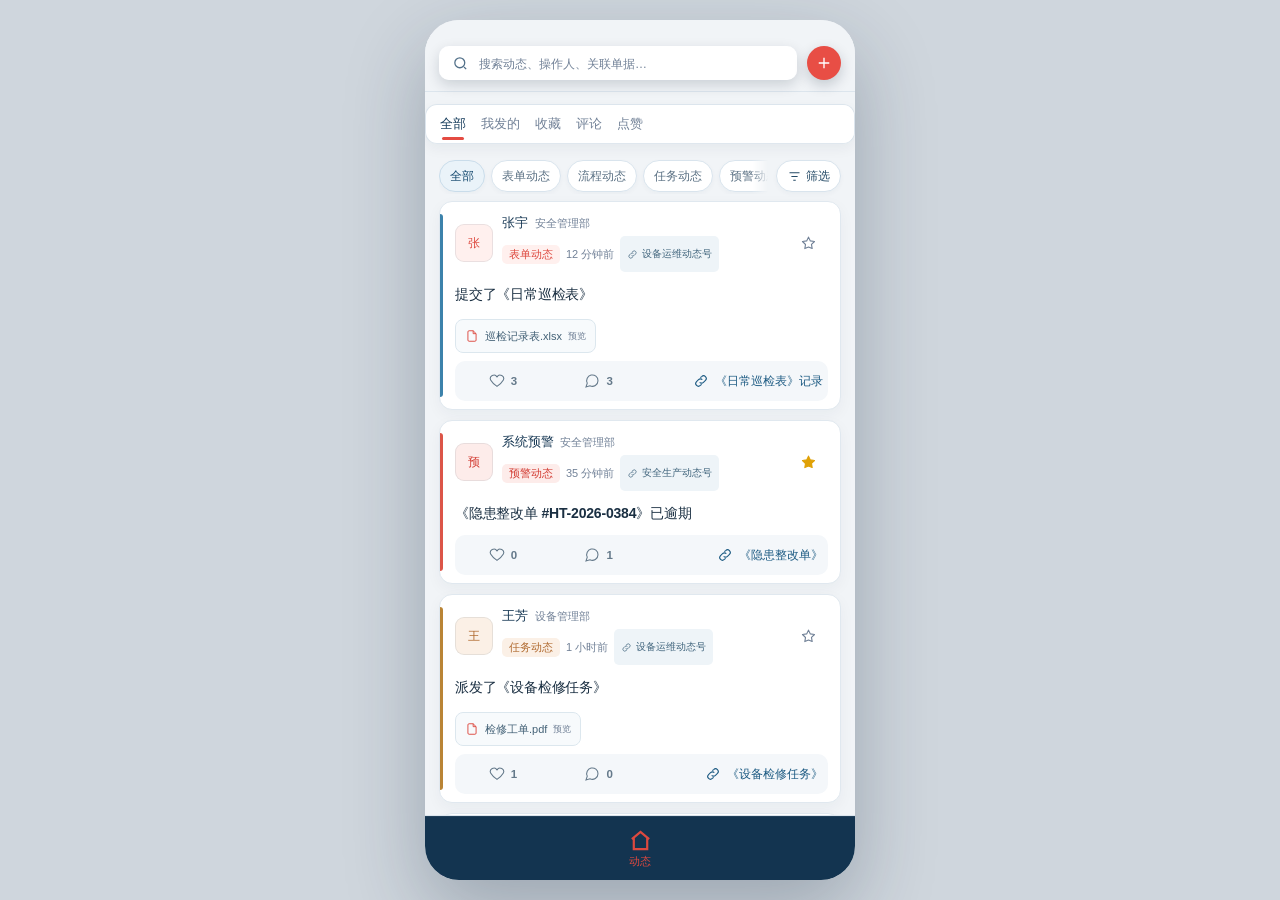
<file: activity-feed.html>
<!-- ASCII embed entry for cross-browser static hosting. -->
<!doctype html>
<html lang="zh-CN">
<head>
<meta charset="UTF-8" />
<meta name="viewport" content="width=device-width, initial-scale=1.0" />
<meta name="theme-color" content="#15263d" />
<title>动态 · 应急移动端</title>
<style>
:root { font-family: "Segoe UI Variable Text", "Noto Sans SC", "Microsoft YaHei", sans-serif; color: #182334; background: #f5f7fa; font-synthesis: none; -webkit-font-smoothing: antialiased; }
* { box-sizing: border-box; }
body { margin: 0; min-width: 320px; }
button, input, textarea { font: inherit; }
button { cursor: pointer; }
svg { display: block; }

/* ===== Design tokens（应急移动端设计风格：澄明蓝 -> 应急红/藏青） ===== */
.workbench {
  --canvas: #e9edf1; --surface: #ffffff; --surface-soft: #eef1f4;
  --text: #18212e; --muted: #778295; --line: #dfe4e9;
  --accent: #e5483f; --accent-soft: #fff0ef;
  --nav: #15263d; --nav-hover: #223951;
  --shadow: 0 18px 45px rgba(21, 38, 61, .10);
  --danger: #d23b32; --danger-soft: #fdecea;
  --ok: #287d69; --ok-soft: #e3f4ef;
  --warn: #b06a2f; --warn-soft: #fbf0e6;
  --violet: #7259a4; --violet-soft: #eeeafa;
  min-height: 100dvh; background: var(--canvas); color: var(--text);
  transition: background .25s ease, color .25s ease;
}
.theme-dark {
  --canvas: #0f1925; --surface: #16222f; --surface-soft: #1d2a39;
  --text: #eef3f8; --muted: #9fb0c2; --line: #29384a;
  --accent: #ff6b61; --accent-soft: #3a1f1d;
  --nav: #0b1320; --nav-hover: #1c2c3e;
  --shadow: 0 18px 45px rgba(0, 0, 0, .30);
  --danger: #ff7369; --danger-soft: #3a211f;
  --ok: #5fb9a4; --ok-soft: #1f3a34;
  --warn: #d99a6c; --warn-soft: #3a2c20;
  --violet: #b6a3e0; --violet-soft: #2c2540;
}

/* ===== Nav rail ===== */
.app-nav { width: 80px; min-height: 100dvh; position: fixed; inset: 0 auto 0 0; z-index: 3; background: var(--nav); color: #bdc9d7; display: flex; flex-direction: column; align-items: center; padding: 17px 0 14px; }
.product-mark { width: 40px; height: 40px; display: grid; place-items: center; background: #dceeff; color: #0f6cbd; border-radius: 10px; font-family: Georgia, serif; font-weight: 700; font-size:23px; margin-bottom: 24px; }
.app-nav nav { width: 100%; display: grid; gap: 4px; }
.nav-link { width: 100%; min-height: 61px; border: 0; background: transparent; color: inherit; display: grid; place-items: center; gap: 3px; font-size:10px; position: relative; }
.nav-link svg { width: 20px; }
.nav-link:hover { background: var(--nav-hover); color: #fff; }
.nav-link.active { color: #fff; background: #204260; }
.nav-link.active::before { content: ''; position: absolute; left: 0; top: 11px; width: 3px; height: 39px; background: #82c4fa; }
.nav-link.has-child { position: relative; }
.nav-caret { position: absolute; right: 6px; top: 50%; width: 6px; height: 6px; border-right: 1.5px solid currentColor; border-bottom: 1.5px solid currentColor; transform: translateY(-50%) rotate(45deg); opacity: .65; }
.nav-link:hover .nav-caret, .nav-link.active .nav-caret { opacity: .9; border-color: #fff; }

/* 二级菜单：内嵌子面板（展开在图标栏右侧，内容区自动右移，不遮挡） */
.nav-subpanel { position: fixed; left: 80px; top: 0; bottom: 0; width: 196px; background: var(--nav); border-right: 1px solid rgba(255,255,255,.07); padding: 16px 10px; z-index: 5; overflow-y: auto; }
.nav-subpanel[hidden] { display: none; }
.nsp-head { font-size:10px; font-weight: 700; color: #7e8ca0; letter-spacing: .04em; padding: 2px 12px 10px; }
.nsp-item { display: flex; align-items: center; gap: 11px; width: 100%; border: 0; background: transparent; color: #c7d2df; text-align: left; padding: 10px 12px; border-radius: 9px; font-size:11.5px; font-weight: 600; cursor: pointer; }
.nsp-item svg { width: 17px; color: #8a98a8; flex: 0 0 auto; }
.nsp-item:hover { background: #204260; color: #fff; }
.nsp-item:hover svg { color: #fff; }
body.nav-shifted .page-shell { margin-left: 276px; }
.nav-link.expanded { background: #204260; color: #fff; }
.nav-link.expanded .nav-caret { transform: translateY(-50%) rotate(225deg); border-color: #fff; }

/* 模块占位 / 空状态 */
.module-placeholder { height: 100%; min-height: 60vh; display: grid; place-content: center; justify-items: center; gap: 6px; text-align: center; color: var(--muted); padding: 40px; }
.module-placeholder .mp-icon { width: 64px; height: 64px; border-radius: 18px; display: grid; place-items: center; background: var(--accent-soft); color: var(--accent); margin-bottom: 6px; }
.module-placeholder .mp-icon svg { width: 32px; }
.module-placeholder h2 { margin: 0; font-size:17px; color: var(--text); }
.module-placeholder p { margin: 0; font-size:11px; }
.nav-bottom { margin-top: auto; display: grid; gap: 13px; justify-items: center; }
.profile-mini { width: 31px; height: 31px; border-radius: 50%; display: grid; place-items: center; color: #fff; background: #4a78a8; font-size:11px; font-weight: 700; }

/* ===== Top tabs（可关闭标签页） ===== */
.page-shell { margin-left: 80px; min-height: 100dvh; transition: margin-left .18s ease; }
.app-topbar { height: 52px; display: flex; align-items: stretch; background: var(--surface); border-bottom: 1px solid var(--line); padding-right: 12px; }
.ws-tabs { flex: 1; display: flex; align-items: stretch; gap: 2px; overflow-x: auto; padding: 0 6px; scrollbar-width: none; }
.ws-tabs::-webkit-scrollbar { display: none; }
.ws-tab { display: flex; align-items: center; gap: 8px; padding: 0 8px 0 14px; border: 0; background: transparent; color: var(--muted); font-size:11px; font-weight: 600; border-bottom: 2px solid transparent; cursor: pointer; white-space: nowrap; }
.ws-tab:hover { color: var(--text); background: var(--surface-soft); }
.ws-tab.active { color: var(--accent); border-bottom-color: var(--accent); background: var(--accent-soft); }
.ws-tab-close { width: 19px; height: 19px; border: 0; background: transparent; color: inherit; border-radius: 5px; display: grid; place-items: center; cursor: pointer; opacity: .5; }
.ws-tab-close:hover { background: rgba(15,108,189,.16); opacity: 1; }
.ws-tab-close svg { width: 12px; }
.ws-empty { display: flex; align-items: center; padding: 0 16px; color: var(--muted); font-size:11.5px; }
.icon-button { width: 34px; height: 34px; border: 0; border-radius: 8px; display: grid; place-items: center; background: transparent; color: var(--muted); position: relative; }
.icon-button:hover, .icon-button.active { background: var(--accent-soft); color: var(--accent); }
.icon-button svg { width: 19px; }

main { padding: 16px 28px 40px; }
.section-title p, .kicker { margin: 0; color: #647da0; font-size:10px; font-weight: 650; letter-spacing: .06em; }
.section-title { display: flex; align-items: flex-end; justify-content: space-between; gap: 18px; }
.section-title h2 { margin: 0; font-size:18px; letter-spacing: -.03em; }
.quiet-action { border: 0; color: var(--accent); background: transparent; display: flex; align-items: center; gap: 5px; white-space: nowrap; padding: 5px 0; font-size:11px; font-weight: 600; }
.quiet-action svg { width: 16px; }
.quiet-action:hover { text-decoration: underline; }

/* ===== Layout ===== */
.feed-layout { display: grid; grid-template-columns: minmax(0, 1fr) 340px; gap: 28px; align-items: start; max-width: 1360px; }
.feed-layout--single { grid-template-columns: 1fr; max-width: none; }
.feed-layout--scoped { grid-template-columns: 208px minmax(0, 1fr); max-width: none; }
.feed-scope { position: sticky; top: 76px; border: 1px solid var(--line); border-radius: 12px; background: var(--surface); padding: 8px; display: grid; gap: 2px; align-self: start; }
.feed-scope-item { display: flex; align-items: center; justify-content: space-between; gap: 6px; padding: 8px 10px; border: 0; border-radius: 8px; background: transparent; color: var(--text); font-size:11.5px; text-align: left; cursor: pointer; }
.feed-scope-item svg { width: 13px; color: var(--muted); flex: 0 0 auto; }
.feed-scope-item:hover { background: var(--surface-soft); }
.feed-scope-item.sel { background: var(--accent-soft); color: var(--accent); font-weight: 600; }
.feed-scope-item.sel svg { color: var(--accent); }
.feed-scope-label { flex: 1 1 auto; min-width: 0; overflow: hidden; text-overflow: ellipsis; }
.feed-scope-count { font-size:10px; font-weight: 600; color: var(--muted); background: var(--surface-soft); border-radius: 999px; padding: 1px 7px; min-width: 18px; text-align: center; flex: 0 0 auto; }
.feed-scope-item.sel .feed-scope-count { color: var(--accent); background: color-mix(in srgb, var(--accent) 14%, transparent); }
.feed-scope-head { display: flex; align-items: center; justify-content: flex-end; gap: 6px; }
.feed-scope-toggle { width: 26px; height: 26px; flex: 0 0 auto; border: 0; border-radius: 7px; background: transparent; color: var(--muted); display: grid; place-items: center; cursor: pointer; }
.feed-scope-toggle:hover { background: var(--surface-soft); color: var(--text); }
.feed-scope-toggle svg { width: 16px; transform: rotate(180deg); transition: transform .2s; }
.feed-layout--scoped.collapsed { grid-template-columns: 40px minmax(0, 1fr); }
.feed-layout--scoped.collapsed .feed-scope-title { display: none; }
.feed-layout--scoped.collapsed .feed-scope-item { display: none; }
.feed-layout--scoped.collapsed .feed-scope-head { justify-content: center; padding: 2px 0; }
.feed-layout--scoped.collapsed .feed-scope-toggle svg { transform: rotate(0deg); }
.primary-column { min-width: 0; }

/* ===== Page head + search ===== */
.feed-page-head { margin-bottom: 16px; }
.feed-search { margin-top: 14px; display: flex; align-items: center; gap: 8px; height: 38px; padding: 0 12px; border: 1px solid var(--line); border-radius: 9px; background: var(--surface); color: var(--muted); max-width: 560px; }
.feed-search:focus-within { border-color: var(--accent); box-shadow: 0 0 0 2px color-mix(in srgb, var(--accent) 16%, transparent); }
.feed-search svg { width: 17px; flex: 0 0 auto; }
.feed-search input { border: 0; outline: none; background: transparent; color: var(--text); width: 100%; font-size:11px; }
.feed-search input::placeholder { color: var(--muted); }

/* ===== Filter tabs (segmented) ===== */
.feed-filter { display: flex; gap: 4px; margin: 16px 0 14px; background: var(--surface); border: 1px solid var(--line); border-radius: 10px; padding: 5px; overflow-x: auto; scrollbar-width: none; }
.feed-filter button { border: 0; background: transparent; padding: 7px 13px; font-size:11.5px; font-weight: 600; color: var(--muted); white-space: nowrap; border-radius: 7px; display: inline-flex; align-items: center; gap: 6px; }
.feed-filter button .pill { font-size:10px; font-weight: 700; padding: 1px 6px; border-radius: 9px; background: var(--surface-soft); color: var(--muted); }
.feed-filter button.selected { color: var(--accent); background: var(--accent-soft); }
.feed-filter button.selected .pill { background: color-mix(in srgb, var(--accent) 16%, transparent); color: var(--accent); }
.feed-adv { display: flex; align-items: center; gap: 12px; flex-wrap: wrap; margin: 0 0 16px; padding: 10px 12px; background: var(--surface); border: 1px solid var(--line); border-radius: 10px; }
.feed-adv-field { display: inline-flex; align-items: center; gap: 8px; }
.feed-adv-label { font-size:11.5px; font-weight: 600; color: var(--muted); white-space: nowrap; }
.feed-select { appearance: none; -webkit-appearance: none; border: 1px solid var(--line); background: var(--surface-soft); color: var(--text); font-size:11.5px; font-weight: 600; padding: 7px 28px 7px 11px; border-radius: 8px; cursor: pointer; background-image: url("data:image/svg+xml,%3Csvg xmlns='http://www.w3.org/2000/svg' width='12' height='12' viewBox='0 0 24 24' fill='none' stroke='%236b7a90' stroke-width='2'%3E%3Cpath d='M6 9l6 6 6-6'/%3E%3C/svg%3E"); background-repeat: no-repeat; background-position: right 9px center; }
.feed-select:hover { border-color: var(--accent); }
.feed-select:focus { outline: none; border-color: var(--accent); box-shadow: 0 0 0 3px var(--accent-soft); }
.feed-adv-check { display: inline-flex; align-items: center; gap: 6px; font-size:11.5px; font-weight: 600; color: var(--text); cursor: pointer; user-select: none; }
.feed-adv-check input { width: 15px; height: 15px; accent-color: var(--accent); cursor: pointer; }
.feed-adv-spacer { flex: 1 1 auto; }
.feed-adv-count { font-size:11px; color: var(--muted); white-space: nowrap; }
.feed-toolbar { display: flex; align-items: center; gap: 12px; flex-wrap: wrap; margin: 0 0 14px; padding: 10px 12px; background: var(--surface); border: 1px solid var(--line); border-radius: 10px; }
.feed-toolbar .feed-search { margin-top: 0; flex: 1 1 260px; max-width: 340px; }
.feed-toolbar .feed-adv-field:last-of-type { margin-right: 0; }

/* ===== Feed card ===== */
.feed-card { background: var(--surface); border: 1px solid var(--line); border-radius: 12px; box-shadow: var(--shadow); padding: 16px 18px; margin-bottom: 14px; }
.feed-card-head { display: grid; grid-template-columns: 38px minmax(0,1fr) auto; gap: 11px; align-items: start; }
.feed-avatar { width: 38px; height: 38px; border-radius: 9px; display: grid; place-items: center; font-size:11px; font-weight: 700; flex: 0 0 auto; }
.feed-avatar.blue { background: var(--accent-soft); color: var(--accent); }
.feed-avatar.green { background: var(--ok-soft); color: var(--ok); }
.feed-avatar.orange { background: var(--warn-soft); color: var(--warn); }
.feed-avatar.violet { background: var(--violet-soft); color: var(--violet); }
.feed-avatar.red { background: var(--danger-soft); color: var(--danger); }
.feed-card-head-meta { min-width: 0; }
.feed-card-operator { font-size:11px; display: flex; align-items: baseline; gap: 7px; flex-wrap: wrap; }
.feed-card-operator b { font-weight: 650; }
.feed-dept { font-size:10px; color: var(--muted); }
.feed-card-sub { display: flex; align-items: center; gap: 8px; margin-top: 3px; }
.feed-type-tag { font-size:10.5px; font-weight: 700; padding: 1.5px 7px; border-radius: 5px; }
.feed-type-tag.form { color: var(--accent); background: var(--accent-soft); }
.feed-type-tag.process { color: var(--violet); background: var(--violet-soft); }
.feed-type-tag.task { color: var(--warn); background: var(--warn-soft); }
.feed-type-tag.warning { color: var(--danger); background: var(--danger-soft); }
.feed-type-tag.manual { color: var(--accent); background: var(--accent-soft); }
.feed-type-tag.no { color: var(--accent); background: var(--accent-soft); }
.feed-card-sub time { font-size:10px; color: var(--muted); }
.feed-card-head-actions { display: flex; align-items: center; gap: 2px; }
.head-icon { width: 30px; height: 30px; border: 0; border-radius: 7px; background: transparent; color: var(--muted); display: grid; place-items: center; }
.head-icon:hover { background: var(--surface-soft); color: var(--text); }
.head-icon svg { width: 17px; }
.head-icon.star.on { color: #e0a106; }
.head-icon.star.on svg { fill: #e0a106; }

.feed-card-body { display: block; width: 100%; text-align: left; border: 0; background: transparent; color: inherit; padding: 12px 0 0; cursor: pointer; }
.feed-card-title { margin: 0; font-size:12.5px; font-weight: 650; letter-spacing: -.01em; }
.feed-card-title:hover { color: var(--accent); }
.feed-card-body:hover .feed-card-title { color: var(--accent); }

.feed-attachments { display: flex; flex-wrap: wrap; gap: 7px; margin-top: 11px; }
.feed-attachment { display: inline-flex; align-items: center; gap: 6px; padding: 6px 10px; border: 1px solid var(--line); border-radius: 8px; background: var(--surface-soft); color: var(--text); font-size:10.5px; max-width: 100%; }
.feed-attachment svg { width: 14px; color: var(--accent); flex: 0 0 auto; }
.feed-attachment small { color: var(--muted); }
.feed-attachment:hover { border-color: var(--accent); background: var(--accent-soft); color: var(--accent); }
.feed-attachment:hover small { color: var(--accent); }
.feed-thumb { margin-top: 11px; width: 132px; height: 92px; border-radius: 9px; border: 1px solid var(--line); background: linear-gradient(135deg, #cfe3f5, #e9d9f3); display: grid; place-items: center; color: #5d7793; font-size:10px; }

.feed-card-footer { display: flex; align-items: center; gap: 4px; margin-top: 13px; padding-top: 11px; border-top: 1px solid var(--line); }
.feed-action { border: 0; background: transparent; color: var(--muted); font-size:11.5px; font-weight: 600; display: inline-flex; align-items: center; gap: 6px; padding: 6px 10px; border-radius: 7px; }
.feed-action svg { width: 16px; }
.feed-action:hover { background: var(--surface-soft); color: var(--text); }
.feed-action.like.on { color: var(--danger); }
.feed-action.like.on svg { fill: var(--danger); }
.feed-action.fav.on { color: var(--warn); }
.feed-action.fav.on svg { fill: var(--warn); }
.feed-action.relate { margin-left: auto; color: var(--accent); }
.feed-action.relate svg { width: 15px; }
.feed-action:disabled { opacity: .5; cursor: default; color: var(--muted); }
.feed-action:disabled:hover { background: transparent; color: var(--muted); }
.feed-action.del { color: var(--danger); }
.feed-action.del:hover { background: var(--danger-soft); color: var(--danger); }
.feed-action.del:disabled { color: var(--muted); background: transparent; }

/* comments preview inside card */
.feed-comments { margin-top: 12px; border-top: 1px dashed var(--line); padding-top: 11px; display: grid; gap: 9px; }
.feed-comment { display: grid; grid-template-columns: 26px minmax(0,1fr); gap: 8px; align-items: start; }
.feed-comment > span { width: 26px; height: 26px; border-radius: 50%; display: grid; place-items: center; font-size:10px; font-weight: 700; background: var(--accent-soft); color: var(--accent); }
.feed-comment div { min-width: 0; font-size:11px; line-height: 1.5; }
.feed-comment b { font-weight: 650; margin-right: 5px; }
.feed-comment time { color: var(--muted); font-size:10.5px; margin-left: 6px; font-weight: 400; }
.feed-comment .mention { color: var(--accent); font-weight: 600; }
.feed-view-all { border: 0; background: transparent; color: var(--accent); font-size:11px; font-weight: 600; padding: 4px 0; align-self: start; }
.feed-view-all:hover { text-decoration: underline; }

/* ===== Side cards ===== */
.side-card { padding: 18px; border-radius: 12px; background: var(--surface); border: 1px solid var(--line); box-shadow: var(--shadow); }
.side-kicker { margin: 0 0 13px; color: #647da0; font-size:10px; font-weight: 650; letter-spacing: .06em; display: flex; align-items: center; justify-content: space-between; }
.side-kicker .count { color: var(--accent); background: var(--accent-soft); font-size:10px; padding: 1px 7px; border-radius: 9px; }
.followed-item { display: grid; grid-template-columns: 28px minmax(0,1fr) auto; gap: 9px; align-items: center; width: 100%; border: 0; background: transparent; text-align: left; color: inherit; padding: 9px 0; border-top: 1px solid var(--line); }
.followed-item:first-of-type { border-top: 0; }
.followed-item:hover { background: var(--surface-soft); margin: 0 -9px; padding: 9px; border-radius: 8px; }
.followed-item .feed-avatar { width: 28px; height: 28px; border-radius: 7px; font-size:10px; }
.followed-item b { font-size:11px; font-weight: 600; display: block; overflow: hidden; text-overflow: ellipsis; white-space: nowrap; }
.followed-item small { font-size:10.5px; color: var(--muted); }
.followed-item .unfollow { border: 0; background: transparent; color: var(--muted); width: 26px; height: 26px; border-radius: 6px; display: grid; place-items: center; }
.followed-item .unfollow:hover { color: var(--danger); background: var(--danger-soft); }
.empty-side { padding: 18px 4px; text-align: center; color: var(--muted); font-size:11px; }
.empty-side svg { width: 30px; color: var(--accent); margin: 0 auto 8px; }

.stat-row { display: grid; grid-template-columns: 54px minmax(0,1fr) 34px; gap: 10px; align-items: center; padding: 8px 0; }
.stat-row + .stat-row { border-top: 1px solid var(--line); }
.stat-tag { font-size:10.5px; font-weight: 700; padding: 3px 0; border-radius: 5px; text-align: center; }
.stat-bar { height: 7px; border-radius: 5px; background: var(--surface-soft); overflow: hidden; }
.stat-bar i { display: block; height: 100%; border-radius: 5px; }
.stat-num { font-size:11px; font-weight: 700; text-align: right; color: var(--text); }

.side-note { font-size:10.5px; line-height: 1.65; color: var(--muted); }
.side-note b { color: var(--text); }

/* ===== View: followed / timeline ===== */
.view-head { margin-bottom: 6px; }
.tl-record { background: var(--surface); border: 1px solid var(--line); border-radius: 12px; box-shadow: var(--shadow); padding: 18px 20px; margin-bottom: 18px; display: grid; grid-template-columns: auto minmax(0,1fr) auto; gap: 13px; align-items: center; }
.tl-record .rec-icon { width: 46px; height: 46px; border-radius: 11px; background: var(--warn-soft); color: var(--warn); display: grid; place-items: center; }
.tl-record .rec-icon svg { width: 24px; }
.tl-record h1 { margin: 0; font-size:16px; letter-spacing: -.02em; }
.tl-record p { margin: 4px 0 0; color: var(--muted); font-size:10.5px; }
.tl-record .rec-status { font-size:10px; font-weight: 700; padding: 3px 10px; border-radius: 6px; background: var(--ok-soft); color: var(--ok); }

.timeline { background: var(--surface); border: 1px solid var(--line); border-radius: 12px; box-shadow: var(--shadow); padding: 8px 22px; }
.tl-node { position: relative; display: grid; grid-template-columns: 34px minmax(0,1fr); gap: 14px; padding: 16px 0; }
.tl-node + .tl-node { border-top: 1px solid var(--line); }
.tl-rail { position: relative; display: grid; place-items: start; justify-items: center; }
.tl-dot { width: 30px; height: 30px; border-radius: 50%; display: grid; place-items: center; z-index: 1; color: #fff; }
.tl-dot.blue { background: var(--accent); } .tl-dot.green { background: var(--ok); } .tl-dot.orange { background: var(--warn); } .tl-dot.violet { background: var(--violet); }
.tl-dot svg { width: 16px; }
.tl-line { position: absolute; top: 30px; bottom: -16px; width: 2px; background: var(--line); }
.tl-node:last-child .tl-line { display: none; }
.tl-body { min-width: 0; }
.tl-body-head { display: flex; align-items: center; gap: 9px; }
.tl-type { font-size:10.5px; font-weight: 700; padding: 1.5px 7px; border-radius: 5px; }
.tl-time { font-size:10px; color: var(--muted); margin-left: auto; }
.tl-body h3 { margin: 8px 0 0; font-size:12px; font-weight: 650; }
.tl-body p { margin: 5px 0 0; font-size:11.5px; line-height: 1.55; color: #3a4757; }
.theme-dark .tl-body p { color: #c4cfdc; }
.tl-body .tl-link { display: inline-flex; align-items: center; gap: 5px; margin-top: 8px; border: 0; background: transparent; color: var(--accent); font-size:11px; font-weight: 600; padding: 0; }
.tl-body .tl-link svg { width: 14px; }

/* ===== Detail modal ===== */
.detail-layer { position: fixed; inset: 0; z-index: 30; display: grid; place-items: center; background: rgba(13, 24, 38, .56); padding: 24px; }
.detail-dialog { width: min(720px, 100%); min-width: 0; max-height: calc(100vh - 48px); display: flex; flex-direction: column; overflow: hidden; border-radius: 14px; background: var(--surface); color: var(--text); box-shadow: 0 24px 68px rgba(0, 0, 0, .27); }
.detail-head { padding: 18px 20px; border-bottom: 1px solid var(--line); display: grid; grid-template-columns: 38px minmax(0,1fr) auto; gap: 11px; align-items: center; position: relative; }
.detail-close { position: absolute; top: 13px; right: 14px; width: 30px; height: 30px; border: 0; background: transparent; color: var(--muted); border-radius: 7px; display: grid; place-items: center; }
.detail-close:hover { background: var(--surface-soft); color: var(--text); }
.detail-close svg { width: 18px; }
.detail-body { overflow: auto; padding: 18px 20px; }
.detail-title { margin: 14px 0 0; font-size:16px; font-weight: 700; letter-spacing: -.02em; }
.detail-relate { display: inline-flex; align-items: center; gap: 6px; margin-top: 13px; padding: 8px 12px; border: 1px solid var(--line); border-radius: 8px; background: var(--surface-soft); color: var(--accent); font-size:11px; font-weight: 600; }
.detail-relate svg { width: 15px; }
.detail-section-h { margin: 20px 0 10px; font-size:11px; font-weight: 700; display: flex; align-items: center; gap: 8px; }
.detail-section-h .seg { color: var(--muted); font-weight: 500; font-size:10.5px; }
.detail-tabs { display: flex; gap: 4px; margin-top: 18px; padding: 4px; background: var(--surface-soft); border: 1px solid var(--line); border-radius: 11px; }
.detail-tab { flex: 1; border: 0; background: transparent; padding: 8px 10px; font-size:11px; font-weight: 620; color: var(--muted); border-radius: 8px; display: inline-flex; align-items: center; justify-content: center; gap: 6px; cursor: pointer; transition: background .15s, color .15s; }
.detail-tab:hover { color: var(--text); }
.detail-tab.sel { color: var(--accent); background: var(--surface); box-shadow: 0 1px 3px rgba(0,0,0,.08); }
.detail-tab .seg { color: var(--muted); font-weight: 500; font-size:10.5px; }
.detail-tab.sel .seg { color: var(--accent); }
.detail-tab-body { margin-top: 14px; }

.comment-list { display: grid; gap: 12px; }
.comment-item { display: grid; grid-template-columns: 30px minmax(0,1fr); gap: 10px; align-items: start; }
.comment-item > span { width: 30px; height: 30px; border-radius: 50%; display: grid; place-items: center; font-size:10px; font-weight: 700; background: var(--accent-soft); color: var(--accent); }
.comment-main { min-width: 0; }
.comment-head { display: flex; align-items: baseline; gap: 8px; }
.comment-head b { font-size:11.5px; font-weight: 650; }
.comment-head time { font-size:10.5px; color: var(--muted); }
.comment-text { margin: 3px 0 0; font-size:11.5px; line-height: 1.55; }
.comment-text .mention { color: var(--accent); font-weight: 600; }
.comment-reply { margin-top: 5px; border: 0; background: transparent; color: var(--muted); font-size:10.5px; font-weight: 600; padding: 0; display: inline-flex; align-items: center; gap: 4px; }
.comment-reply:hover { color: var(--accent); }
.comment-reply svg { width: 13px; }
.comment-del { margin-top: 5px; margin-left: 14px; border: 0; background: transparent; color: var(--danger); font-size:10.5px; font-weight: 600; padding: 0; display: inline-flex; align-items: center; gap: 4px; }
.comment-del:hover { text-decoration: underline; }
.comment-del svg { width: 13px; }
.comment-attachments { display: flex; flex-wrap: wrap; gap: 6px; margin-top: 7px; }
.cmt-att { display: inline-flex; align-items: center; gap: 5px; padding: 5px 9px; border: 1px solid var(--line); border-radius: 7px; background: var(--surface-soft); color: var(--text); font-size:10px; max-width: 100%; }
.cmt-att svg { width: 13px; color: var(--accent); flex: 0 0 auto; }
.cmt-att small { color: var(--muted); }
.cmt-att:hover { border-color: var(--accent); background: var(--accent-soft); color: var(--accent); }
.comment-photo-grid { display: flex; flex-wrap: wrap; gap: 7px; margin-top: 8px; }
.comment-photo { width: 72px; height: 72px; padding: 0; overflow: hidden; border: 1px solid var(--line); border-radius: 8px; background: var(--surface-soft); color: var(--accent); display: grid; place-items: center; }
.comment-photo img { width: 100%; height: 100%; object-fit: cover; }
.comment-photo svg { width: 22px; }
.comment-photo:active { opacity: .72; }
.cmt-att:hover small { color: var(--accent); }

.composer { margin-top: 16px; border: 1px solid var(--line); border-radius: 10px; padding: 10px 12px; background: var(--surface-soft); }
.composer textarea { width: 100%; border: 0; background: transparent; color: var(--text); outline: none; resize: vertical; min-height: 40px; font-size:11px; line-height: 1.5; }
.composer textarea::placeholder { color: var(--muted); }
.composer-bar { display: flex; align-items: center; gap: 4px; margin-top: 6px; }
.composer-bar .spacer { margin-left: auto; }
.composer-btn { width: 32px; height: 32px; border: 0; border-radius: 7px; background: transparent; color: var(--muted); display: grid; place-items: center; position: relative; }
.composer-btn:hover { background: var(--accent-soft); color: var(--accent); }
.composer-btn svg { width: 18px; }
.send-btn { min-height: 32px; padding: 0 16px; border: 1px solid var(--accent); border-radius: 7px; background: var(--accent); color: #fff; font-size:11.5px; font-weight: 650; }
.send-btn:disabled { opacity: .5; cursor: default; }

.popover { position: absolute; z-index: 40; background: var(--surface); border: 1px solid var(--line); border-radius: 10px; box-shadow: 0 14px 34px rgba(24, 51, 80, .17); padding: 6px; min-width: 180px; }
.emoji-pop { display: grid; grid-template-columns: repeat(6, 1fr); gap: 2px; }
.emoji-pop button { border: 0; background: transparent; font-size:17px; height: 34px; border-radius: 7px; }
.emoji-pop button:hover { background: var(--surface-soft); }
.mention-pop { display: grid; }
.mention-pop button { border: 0; background: transparent; text-align: left; display: grid; grid-template-columns: 26px minmax(0,1fr); gap: 8px; align-items: center; padding: 7px 8px; border-radius: 7px; color: var(--text); font-size:11.5px; }
.mention-pop button:hover { background: var(--accent-soft); color: var(--accent); }
.mention-pop span { width: 26px; height: 26px; border-radius: 50%; display: grid; place-items: center; font-size:10px; font-weight: 700; background: var(--accent-soft); color: var(--accent); }

.likers { display: grid; gap: 2px; }
.likers button { border: 0; background: transparent; text-align: left; display: grid; grid-template-columns: 26px minmax(0,1fr); gap: 8px; align-items: center; padding: 6px 8px; border-radius: 7px; color: var(--text); font-size:11.5px; }
.likers button:hover { background: var(--surface-soft); }
.likers span { width: 26px; height: 26px; border-radius: 50%; display: grid; place-items: center; font-size:10px; font-weight: 700; background: var(--danger-soft); color: var(--danger); }

/* share popover */
.share-pop { min-width: 210px; }
.share-pop .share-row { display: flex; align-items: center; gap: 8px; padding: 8px; border-radius: 7px; }
.share-pop .share-row + .share-row { margin-top: 4px; }
.share-pop .share-row code { font-size:10px; color: var(--muted); overflow: hidden; text-overflow: ellipsis; white-space: nowrap; }
.share-pop .share-row button { margin-left: auto; border: 0; background: var(--accent-soft); color: var(--accent); border-radius: 6px; font-size:10px; font-weight: 600; padding: 5px 9px; }
.share-pop .qr { width: 100%; height: 96px; border-radius: 8px; background: repeating-conic-gradient(#172437 0 25%, #fff 0 50%) 50% / 12px 12px; margin-top: 8px; border: 1px solid var(--line); }

/* toast */
.toast { position: fixed; z-index: 70; right: 28px; bottom: 28px; display: flex; align-items: center; gap: 8px; padding: 12px 15px; border-radius: 9px; color: var(--text); background: var(--surface); border: 1px solid var(--line); box-shadow: 0 14px 34px rgba(24, 51, 80, .17); font-size:11.5px; font-weight: 600; }
.toast svg { width: 17px; color: var(--ok); }

/* ===== Sheet：二级页面（右侧抽屉 / 移动端底部页） ===== */
.sheet-layer { position: fixed; inset: 0; z-index: 40; background: rgba(13, 24, 38, .5); display: flex; justify-content: flex-end; }
.sheet-panel { width: min(452px, 100%); height: 100%; min-width: 0; display: flex; flex-direction: column; background: var(--surface); color: var(--text); box-shadow: -18px 0 52px rgba(0, 0, 0, .22); animation: sheetIn .2s ease; }
@keyframes sheetIn { from { transform: translateX(26px); opacity: .3; } to { transform: none; opacity: 1; } }
.sheet-head { flex: 0 0 auto; padding: 13px 14px; border-bottom: 1px solid var(--line); display: grid; grid-template-columns: 32px minmax(0, 1fr) 32px; gap: 8px; align-items: center; }
.sheet-titles { min-width: 0; text-align: center; }
.sheet-titles h3 { margin: 0; font-size:12.5px; font-weight: 700; letter-spacing: -.01em; overflow: hidden; text-overflow: ellipsis; white-space: nowrap; }
.sheet-titles p { margin: 2px 0 0; font-size:10px; color: var(--muted); overflow: hidden; text-overflow: ellipsis; white-space: nowrap; }
.sheet-icon { width: 32px; height: 32px; border: 0; background: transparent; color: var(--muted); border-radius: 8px; display: grid; place-items: center; }
.sheet-icon:hover { background: var(--surface-soft); color: var(--text); }
.sheet-icon svg { width: 18px; }
.sheet-body { flex: 1 1 auto; overflow: auto; padding: 16px; }
.sheet-foot { flex: 0 0 auto; padding: 12px 16px; border-top: 1px solid var(--line); display: flex; gap: 10px; align-items: center; background: var(--surface); }
.sheet-layer.is-modal { justify-content: center; align-items: center; background: rgba(13, 24, 38, .55); }
.sheet-layer.is-modal .sheet-panel { width: min(760px, 94vw); height: auto; max-height: 90vh; border-radius: 16px; box-shadow: 0 26px 80px rgba(0, 0, 0, .42); animation: modalIn .2s ease; }

/* ===== 评论/点赞 左侧抽屉 ===== */
.cmt-layer { position: fixed; inset: 0; z-index: 35; background: rgba(13, 24, 38, .5); display: flex; justify-content: flex-end; }
.cmt-panel { width: min(420px, 100%); height: 100%; min-width: 0; display: flex; flex-direction: column; background: var(--surface); color: var(--text); box-shadow: -18px 0 52px rgba(0, 0, 0, .22); animation: sheetIn .2s ease; }
.cmt-head { flex: 0 0 auto; padding: 9px 12px 9px 14px; border-bottom: 1px solid var(--line); display: flex; align-items: center; gap: 8px; }
.cmt-tabs { display: flex; gap: 6px; flex: 1 1 auto; }
.cmt-tab { border: 0; background: transparent; color: var(--muted); font-size:11px; font-weight: 600; padding: 7px 12px; border-radius: 8px; cursor: pointer; display: inline-flex; align-items: center; gap: 6px; }
.cmt-tab:hover { background: var(--surface-soft); }
.cmt-tab.sel { background: var(--accent-soft); color: var(--accent); }
.cmt-badge { font-size:10px; font-weight: 600; background: var(--surface-soft); color: var(--muted); border-radius: 999px; padding: 0 7px; min-width: 16px; text-align: center; }
.cmt-tab.sel .cmt-badge { background: color-mix(in srgb, var(--accent) 14%, transparent); color: var(--accent); }
.cmt-close { width: 32px; height: 32px; border: 0; border-radius: 8px; background: transparent; color: var(--muted); display: grid; place-items: center; cursor: pointer; }
.cmt-close:hover { background: var(--surface-soft); color: var(--text); }
.cmt-close svg { width: 18px; }
.cmt-body { flex: 1 1 auto; overflow: auto; padding: 14px; }
.cmt-foot { flex: 0 0 auto; border-top: 1px solid var(--line); padding: 10px 12px; background: var(--surface); }
.cmt-textarea { width: 100%; border: 1px solid var(--line); border-radius: 10px; background: var(--surface-soft); color: var(--text); outline: none; resize: vertical; min-height: 42px; font-size:11px; line-height: 1.5; padding: 9px 11px; }
.cmt-textarea::placeholder { color: var(--muted); }
.cmt-textarea:focus { border-color: var(--accent); box-shadow: 0 0 0 2px color-mix(in srgb, var(--accent) 16%, transparent); }
.cmt-bar { display: flex; align-items: center; gap: 4px; margin-top: 6px; }
.cmt-bar .spacer { margin-left: auto; }

/* ===== 关联单据 右侧抽屉（只读：仅表单内容） ===== */
.rec-layer { position: fixed; inset: 0; z-index: 36; background: rgba(13, 24, 38, .5); display: flex; justify-content: flex-end; }
.rec-panel { width: min(440px, 100%); height: 100%; min-width: 0; display: flex; flex-direction: column; background: var(--surface); color: var(--text); box-shadow: -18px 0 52px rgba(0, 0, 0, .22); animation: sheetIn .2s ease; }
.rec-drawer-head { flex: 0 0 auto; padding: 14px; border-bottom: 1px solid var(--line); display: flex; align-items: center; gap: 10px; }
.rec-drawer-head .rec-icon { width: 40px; height: 40px; border-radius: 10px; display: grid; place-items: center; flex: 0 0 auto; }
.rec-drawer-head .rec-icon svg { width: 21px; }
.rec-drawer-head .rec-status { font-size:10px; font-weight: 700; padding: 3px 10px; border-radius: 6px; flex: 0 0 auto; }
.rec-drawer-titles { flex: 1 1 auto; min-width: 0; }
.rec-drawer-titles b { display: block; font-size:12px; font-weight: 700; }
.rec-drawer-titles p { margin: 2px 0 0; font-size:10.5px; color: var(--muted); overflow: hidden; text-overflow: ellipsis; white-space: nowrap; }
.rec-close { width: 32px; height: 32px; border: 0; border-radius: 8px; background: transparent; color: var(--muted); display: grid; place-items: center; cursor: pointer; flex: 0 0 auto; }
.rec-close:hover { background: var(--surface-soft); color: var(--text); }
.rec-close svg { width: 18px; }
.rec-drawer-body { flex: 1 1 auto; overflow: auto; padding: 16px 14px; }
@keyframes modalIn { from { opacity: 0; transform: translateY(10px) scale(.98); } to { opacity: 1; transform: none; } }
.sheet-section { margin-bottom: 18px; }
.sheet-section:last-child { margin-bottom: 0; }
.sheet-section > h4 { margin: 0 0 9px; font-size:10px; letter-spacing: .06em; font-weight: 650; color: #647da0; display: flex; align-items: center; justify-content: space-between; gap: 8px; }
.sheet-section > h4 em { font-style: normal; color: var(--muted); font-weight: 500; letter-spacing: 0; }
.sheet-tip { margin: 8px 0 0; font-size:10.5px; line-height: 1.6; color: var(--muted); }

.btn-primary { flex: 1; min-height: 40px; padding: 0 16px; border: 1px solid var(--accent); border-radius: 9px; background: var(--accent); color: #fff; font-size:11px; font-weight: 650; display: inline-flex; align-items: center; justify-content: center; gap: 7px; }
.btn-primary:disabled { opacity: .45; cursor: default; }
.btn-primary svg { width: 17px; }
.btn-ghost { min-height: 40px; padding: 0 16px; border: 1px solid var(--line); border-radius: 9px; background: var(--surface); color: var(--text); font-size:11px; font-weight: 600; }
.btn-ghost:hover { border-color: var(--accent); color: var(--accent); }
.btn-danger { flex: 1; min-height: 40px; padding: 0 16px; border: 1px solid var(--danger); border-radius: 9px; background: var(--danger); color: #fff; font-size:11px; font-weight: 650; display: inline-flex; align-items: center; justify-content: center; gap: 7px; }
.btn-danger:hover { opacity: .9; }
.btn-danger svg { width: 17px; }
.mini-btn { border: 0; background: var(--accent-soft); color: var(--accent); border-radius: 7px; font-size:10.5px; font-weight: 650; padding: 6px 10px; flex: 0 0 auto; }
.mini-btn:hover { background: color-mix(in srgb, var(--accent) 20%, transparent); }

.row-link { width: 100%; display: grid; grid-template-columns: 18px minmax(0, 1fr) auto 15px; gap: 10px; align-items: center; border: 1px solid var(--line); border-radius: 10px; background: var(--surface); color: var(--text); padding: 11px 12px; font-size:11px; text-align: left; }
.row-link + .row-link { margin-top: 8px; }
.row-link:hover { border-color: var(--accent); background: var(--accent-soft); color: var(--accent); }
.row-link svg { width: 100%; }
.row-link b { font-size:10.5px; font-weight: 600; color: var(--muted); white-space: nowrap; }
.row-link:hover b { color: var(--accent); }
.sheet-textarea { width: 100%; min-height: 76px; resize: vertical; border: 1px solid var(--line); border-radius: 10px; background: var(--surface-soft); color: var(--text); padding: 10px 12px; font-size:11px; line-height: 1.55; outline: none; }
.sheet-textarea:focus { border-color: var(--accent); background: var(--surface); }
.sheet-textarea::placeholder { color: var(--muted); }
/* 与文本域保持一致的输入框样式（统一外观） */
.sheet-input { width: 100%; height: 40px; border: 1px solid var(--line); border-radius: 10px; background: var(--surface-soft); color: var(--text); padding: 0 12px; font-size: 11px; outline: none; }
.sheet-input:focus { border-color: var(--accent); background: var(--surface); }
.sheet-input::placeholder { color: var(--muted); }
.sheet-select { width: 100%; height: 40px; border: 1px solid var(--line); border-radius: 10px; background: var(--surface-soft); color: var(--text); padding: 0 12px; font-size: 11px; outline: none; }
.sheet-select:focus { border-color: var(--accent); background: var(--surface); }
/* 发动态页脚：取消缩小、发布放大 */
.sheet-foot.post-foot { display: flex; gap: 10px; align-items: stretch; }
.sheet-foot.post-foot .btn-ghost { flex: 0 0 auto; width: auto; min-width: 80px; min-height: 40px; font-size: 12px; }
.sheet-foot.post-foot .btn-primary { flex: 1 1 auto; width: auto; min-height: 52px; font-size: 14px; font-weight: 700; }
.pick-search { max-width: none; margin: 0 0 10px; }

/* share */
.share-card { border: 1px solid var(--line); border-radius: 11px; background: var(--surface-soft); padding: 12px 13px; }
.share-card .sc-head { display: grid; grid-template-columns: 30px minmax(0, 1fr) auto; gap: 9px; align-items: center; }
.share-card .sc-head .feed-avatar { width: 30px; height: 30px; border-radius: 8px; font-size:10px; }
.share-card .sc-who { font-size:11px; font-weight: 650; }
.share-card .sc-who small { display: block; font-size:10.5px; font-weight: 400; color: var(--muted); }
.share-card b { display: block; margin-top: 10px; font-size:11px; font-weight: 650; }
.share-card p { margin: 5px 0 0; font-size:10.5px; line-height: 1.6; color: var(--muted); }
.channel-grid { display: grid; grid-template-columns: repeat(4, minmax(0, 1fr)); gap: 8px; }
.channel { border: 1px solid var(--line); border-radius: 11px; background: var(--surface); padding: 11px 3px; display: grid; justify-items: center; gap: 6px; font-size:10px; color: var(--text); }
.channel i { width: 34px; height: 34px; border-radius: 10px; display: grid; place-items: center; background: var(--surface-soft); color: var(--muted); }
.channel svg { width: 18px; }
.channel:hover { border-color: var(--accent); }
.channel.on { border-color: var(--accent); background: var(--accent-soft); color: var(--accent); }
.channel.on i { background: var(--accent); color: #fff; }
.link-row { display: flex; align-items: center; gap: 8px; border: 1px solid var(--line); border-radius: 9px; padding: 8px 10px; background: var(--surface-soft); }
.link-row > svg { width: 16px; color: var(--accent); flex: 0 0 auto; }
.link-row code { flex: 1; min-width: 0; font-size:10px; color: var(--muted); overflow: hidden; text-overflow: ellipsis; white-space: nowrap; }
.qr-box { width: 168px; height: 168px; margin: 0 auto; border: 1px solid var(--line); border-radius: 12px; background: repeating-conic-gradient(#172437 0 25%, #fff 0 50%) 50% / 14px 14px; }

/* chips + picker */
.chips { display: flex; flex-wrap: wrap; gap: 6px; }
.chips:not(:empty) { margin-bottom: 10px; }
.chip { display: inline-flex; align-items: center; gap: 5px; padding: 4px 6px 4px 9px; border-radius: 20px; background: var(--accent-soft); color: var(--accent); font-size:10.5px; font-weight: 600; }
.chip button { border: 0; background: transparent; color: inherit; display: grid; place-items: center; padding: 0; }
.chip svg { width: 12px; }
.pick-group { margin-bottom: 12px; }
.pick-group > h5 { margin: 0 0 4px; padding: 0 8px; font-size:10px; font-weight: 650; color: var(--muted); }
.pick-list { display: grid; gap: 2px; }
.pick-item { display: grid; grid-template-columns: 30px minmax(0, 1fr) 18px; gap: 10px; align-items: center; width: 100%; border: 0; background: transparent; color: inherit; text-align: left; padding: 8px; border-radius: 9px; }
.pick-item:hover { background: var(--surface-soft); }
.pick-item.on { background: var(--accent-soft); }
.pick-item .av { width: 30px; height: 30px; border-radius: 50%; display: grid; place-items: center; font-size:10px; font-weight: 700; background: var(--accent-soft); color: var(--accent); }
.pick-item.on .av { background: var(--accent); color: #fff; }
.pick-item .av.grp { border-radius: 9px; background: var(--violet-soft); color: var(--violet); }
.pick-item .av.grp svg { width: 16px; }
.pick-item b { font-size:11.5px; font-weight: 600; display: block; overflow: hidden; text-overflow: ellipsis; white-space: nowrap; }
.pick-item small { font-size:10.5px; color: var(--muted); }
.pick-check { width: 18px; height: 18px; border-radius: 50%; border: 1.5px solid var(--line); display: grid; place-items: center; color: transparent; }
.pick-item.on .pick-check { background: var(--accent); border-color: var(--accent); color: #fff; }
.pick-check svg { width: 12px; }
.pick-empty { padding: 26px 0; text-align: center; color: var(--muted); font-size:11px; }

/* 记录规则：按 工作表 / 流程 / 任务 / 预警 分组 */
.rule-groups { display: grid; gap: 16px; }
.rule-group { border: 1px solid var(--line); border-radius: 12px; background: var(--surface); overflow: hidden; }
.rule-grp-head { display: flex; align-items: center; gap: 9px; padding: 10px 14px; border-bottom: 1px solid var(--line); background: var(--surface-soft); }
.rule-grp-head b { font-size:11px; font-weight: 680; letter-spacing: -.01em; }
.rule-grp-ico { width: 26px; height: 26px; border-radius: 8px; display: grid; place-items: center; flex: 0 0 auto; }
.rule-grp-ico svg { width: 15px; }
.rule-grp-ico.sheet { color: var(--accent); background: var(--accent-soft); }
.rule-grp-ico.process { color: var(--violet); background: var(--violet-soft); }
.rule-grp-ico.task { color: var(--warn); background: var(--warn-soft); }
.rule-grp-ico.warning { color: var(--danger); background: var(--danger-soft); }
.rule-grp-count { margin-left: auto; font-size:10px; font-weight: 600; color: var(--muted); background: var(--surface); border: 1px solid var(--line); border-radius: 9px; padding: 1px 8px; }
.rule-grp-select-all { display: inline-flex; align-items: center; gap: 5px; margin-left: 8px; color: var(--muted); font-size:10px; font-weight: 600; cursor: pointer; user-select: none; }
.rule-grp-select-all input { width: 14px; height: 14px; margin: 0; accent-color: var(--accent); cursor: pointer; }
.rule-group .pick-list { padding: 6px; }

/* 新建向导：关联业务 tab + 级联树 */
.biz-tabs { display: flex; gap: 6px; margin-bottom: 12px; flex-wrap: wrap; }
.biz-tab { display: inline-flex; align-items: center; gap: 7px; padding: 7px 13px; border-radius: 9px; border: 1px solid var(--line); background: var(--surface); color: var(--text); font-size:11.5px; font-weight: 600; cursor: pointer; }
.biz-tab small { font-size:10.5px; color: var(--muted); font-weight: 600; background: var(--surface-soft); border-radius: 9px; padding: 1px 7px; margin-left: 2px; }
.biz-tab:hover { background: var(--surface-soft); }
.biz-tab.on { border-color: var(--accent); background: var(--accent-soft); color: var(--accent); }
.biz-tab.on small { background: #fff; color: var(--accent); }
.biz-tab-ico { width: 18px; height: 18px; display: grid; place-items: center; border-radius: 6px; }
.biz-tab-ico svg { width: 13px; }
.biz-tab-none { color: var(--muted); }
.biz-tab-none svg { width: 13px; }
.biz-tab-none.on { border-color: var(--muted); background: var(--surface-soft); color: var(--text); }
/* photo picker */
.photo-grid { display: grid; grid-template-columns: repeat(3, minmax(0, 1fr)); gap: 8px; }
.photo-cell { position: relative; aspect-ratio: 1 / 1; border-radius: 10px; border: 1px solid var(--line); padding: 0; overflow: hidden; background: linear-gradient(135deg, #cfe3f5, #e9d9f3); color: #41607f; font-size:10px; display: grid; place-items: center; align-content: center; gap: 4px; }
.photo-cell svg { width: 20px; }
.photo-cell.on { border-color: var(--accent); box-shadow: inset 0 0 0 2px var(--accent); }
.photo-cell .tick { position: absolute; right: 6px; top: 6px; width: 18px; height: 18px; border-radius: 50%; border: 1.5px solid rgba(255, 255, 255, .9); background: rgba(23, 36, 55, .22); display: grid; place-items: center; color: transparent; }
.photo-cell .tick svg { width: 11px; }
.photo-cell.on .tick { background: var(--accent); border-color: var(--accent); color: #fff; }
.photo-cell.add { background: var(--surface-soft); border-style: dashed; color: var(--muted); }
.photo-thumbs { display: flex; flex-wrap: wrap; gap: 8px; }
.photo-thumbs .pt { position: relative; width: 66px; height: 66px; border-radius: 9px; border: 1px solid var(--line); background: linear-gradient(135deg, #cfe3f5, #e9d9f3); display: grid; place-items: center; color: #41607f; }
.photo-thumbs .pt svg { width: 18px; }
.photo-thumbs .pt button { position: absolute; right: -5px; top: -5px; width: 19px; height: 19px; border-radius: 50%; border: 0; background: var(--nav); color: #fff; display: grid; place-items: center; }
.photo-thumbs .pt button svg { width: 11px; }
.photo-thumbs .pt img { width: 100%; height: 100%; object-fit: cover; border-radius: 8px; }
.nf-att-actions { display: flex; flex-direction: column; gap: 8px; }
.nf-camera-btn { display: inline-flex; align-items: center; justify-content: center; gap: 6px; width: 100%; min-height: 38px; padding: 8px 12px; border: 1px solid var(--line); border-radius: 9px; background: var(--surface); color: var(--text); font-size: 12px; font-weight: 600; cursor: pointer; }
.nf-camera-btn svg { width: 18px; height: 18px; color: var(--accent); }
.nf-camera-btn:hover { border-color: var(--accent); background: var(--accent-soft); }
.nf-camera-grid { display: grid; grid-template-columns: repeat(3, minmax(0, 1fr)); gap: 8px; }
.nf-camera-tile { position: relative; aspect-ratio: 1 / 1; border: 1px solid var(--line); border-radius: 10px; overflow: hidden; background: linear-gradient(135deg, #eff5f2, #e1ece7); color: #547168; display: grid; place-items: center; }
.nf-camera-tile img { width: 100%; height: 100%; object-fit: cover; }
.nf-camera-tile > svg { width: 24px; height: 24px; }
.nf-camera-tile > button { position: absolute; top: 5px; right: 5px; width: 20px; height: 20px; padding: 0; border: 0; border-radius: 50%; background: rgba(31, 45, 42, 0.72); color: #fff; display: grid; place-items: center; }
.nf-camera-tile > button svg { width: 12px; height: 12px; }
.nf-camera-tile--add { align-content: center; gap: 4px; border-style: dashed; background: var(--surface-soft); cursor: pointer; font-size: 11px; font-weight: 650; color: var(--muted); }
.nf-camera-tile--add svg { width: 22px; height: 22px; color: var(--accent); }
.feed-attachment.is-photo svg { color: var(--accent); }

/* menu list */
.menu-list { display: grid; gap: 2px; }
.menu-item { display: grid; grid-template-columns: 32px minmax(0, 1fr) 15px; gap: 11px; align-items: center; width: 100%; border: 0; background: transparent; color: inherit; text-align: left; padding: 10px 8px; border-radius: 9px; font-size:11px; }
.menu-item:hover { background: var(--surface-soft); }
.menu-item i { width: 32px; height: 32px; border-radius: 9px; display: grid; place-items: center; background: var(--surface-soft); color: var(--muted); }
.menu-item i svg { width: 17px; }
.menu-item b { font-weight: 600; display: block; }
.menu-item small { display: block; font-size:10px; color: var(--muted); margin-top: 2px; }
.menu-item > svg { width: 15px; color: var(--muted); }
.menu-item:hover i { background: var(--accent-soft); color: var(--accent); }
.menu-item.danger i { background: var(--danger-soft); color: var(--danger); }
.menu-item.danger b { color: var(--danger); }
.menu-item.danger:hover i { background: var(--danger-soft); color: var(--danger); }

/* radio list */
.radio-list { display: grid; gap: 2px; }
.radio-item { display: grid; grid-template-columns: minmax(0, 1fr) 18px; gap: 10px; align-items: center; width: 100%; border: 0; background: transparent; color: inherit; text-align: left; padding: 11px 8px; border-radius: 9px; font-size:11px; }
.radio-item:hover { background: var(--surface-soft); }
.radio-item small { display: block; font-size:10px; color: var(--muted); margin-top: 2px; }
.radio-dot { width: 18px; height: 18px; border-radius: 50%; border: 1.5px solid var(--line); display: grid; place-items: center; }
.radio-item.on .radio-dot { border-color: var(--accent); }
.radio-item.on .radio-dot::after { content: ''; width: 9px; height: 9px; border-radius: 50%; background: var(--accent); }

/* likers page */
.liker-row { display: grid; grid-template-columns: 34px minmax(0, 1fr) auto; gap: 10px; align-items: center; padding: 10px 0; border-top: 1px solid var(--line); }
.liker-row:first-child { border-top: 0; }
.liker-row .av { width: 34px; height: 34px; border-radius: 50%; display: grid; place-items: center; font-size:11px; font-weight: 700; background: var(--danger-soft); color: var(--danger); }
.liker-row b { font-size:11.5px; font-weight: 650; display: block; }
.liker-row small { font-size:10.5px; color: var(--muted); }

/* done state */
.sheet-done { display: grid; place-items: center; gap: 11px; padding: 46px 12px 20px; text-align: center; }
.sheet-done .ok { width: 58px; height: 58px; border-radius: 50%; background: var(--ok-soft); color: var(--ok); display: grid; place-items: center; }
.sheet-done .ok svg { width: 29px; }
.sheet-done b { font-size:13.5px; }
.sheet-done p { margin: 0; font-size:11px; color: var(--muted); line-height: 1.7; }

/* ===== Lightbox（图片查看器） ===== */
.lightbox { position: fixed; inset: 0; z-index: 60; background: rgba(8, 13, 20, .93); display: flex; flex-direction: column; }
.lb-top { flex: 0 0 auto; height: 56px; display: flex; align-items: center; gap: 10px; padding: 0 14px; color: #e7eef7; font-size:11.5px; }
.lb-top .lb-title { min-width: 0; overflow: hidden; text-overflow: ellipsis; white-space: nowrap; font-weight: 600; }
.lb-top .lb-idx { color: #93a5ba; flex: 0 0 auto; }
.lb-top .spacer { margin-left: auto; }
.lb-btn { width: 34px; height: 34px; border: 0; border-radius: 9px; background: rgba(255, 255, 255, .09); color: #e7eef7; display: grid; place-items: center; flex: 0 0 auto; }
.lb-btn:hover { background: rgba(255, 255, 255, .2); }
.lb-btn:disabled { opacity: .3; cursor: default; }
.lb-btn svg { width: 18px; }
.lb-stage { flex: 1 1 auto; min-height: 0; display: grid; grid-template-columns: 44px minmax(0, 1fr) 44px; align-items: center; gap: 10px; padding: 6px 14px; }
.lb-nav { display: grid; place-items: center; }
.lb-photo { width: 100%; max-width: 760px; margin: 0 auto; aspect-ratio: 4 / 3; max-height: 100%; border-radius: 13px; background: linear-gradient(135deg, #cfe3f5, #e9d9f3); display: grid; place-items: center; align-content: center; gap: 8px; color: #3f5f7e; font-size:11px; text-align: center; padding: 16px; }
.lb-img { max-width: min(760px, 100%); max-height: 72vh; width: auto; height: auto; border-radius: 13px; object-fit: contain; box-shadow: 0 8px 30px rgba(13, 24, 38, .35); }
.lb-photo svg { width: 42px; }
.lb-photo small { color: #5d7793; font-size:10.5px; }
.lb-strip { flex: 0 0 auto; display: flex; gap: 8px; padding: 12px 16px 18px; overflow-x: auto; justify-content: center; scrollbar-width: none; }
.lb-thumb { width: 66px; height: 54px; border-radius: 9px; border: 2px solid transparent; background: linear-gradient(135deg, #cfe3f5, #e9d9f3); flex: 0 0 auto; padding: 0; display: grid; place-items: center; color: #41607f; }
.lb-thumb svg { width: 16px; }
.lb-thumb.on { border-color: #63b0f4; }

/* ===== Record page（关联单据详情 U-5） ===== */
.rec-grid { display: grid; grid-template-columns: repeat(2, minmax(0, 1fr)); gap: 0 22px; }
.rec-field { padding: 10px 0; border-bottom: 1px solid var(--line); }
.rec-field span { display: block; font-size:10px; color: var(--muted); }
.rec-field b { display: block; margin-top: 4px; font-size:11px; font-weight: 600; word-break: break-word; }
.rec-field.wide { grid-column: 1 / -1; }
.rec-field.warn b { color: var(--danger); }
.rec-actions { display: grid; gap: 8px; }
.rec-actions button { width: 100%; min-height: 38px; border: 1px solid var(--line); border-radius: 9px; background: var(--surface); color: var(--text); font-size:11.5px; font-weight: 600; display: inline-flex; align-items: center; justify-content: center; gap: 7px; }
.rec-actions button:hover { border-color: var(--accent); color: var(--accent); background: var(--accent-soft); }
.rec-actions button svg { width: 16px; }
.rec-actions .primary { background: var(--accent); border-color: var(--accent); color: #fff; }
.rec-actions .primary:hover { background: var(--accent); color: #fff; }

[hidden] { display: none !important; }

@media (max-width: 1180px) {
  .feed-layout { grid-template-columns: 1fr; }
  .feed-card, .side-card, .timeline, .tl-record { min-height: 0; }
}
@media (max-width: 850px) {
  .app-nav { width: 100%; height: 66px; min-height: 0; inset: auto 0 0 0; padding: 0 7px; flex-direction: row; justify-content: center; }
  .product-mark, .nav-bottom { display: none; }
  .app-nav nav { height: 100%; display: flex; justify-content: space-around; max-width: 560px; }
  .nav-link { min-height: 66px; flex: 1; font-size:9px; }
  .nav-link.active::before { left: 14px; top: auto; bottom: 0; width: calc(100% - 28px); height: 3px; }
  .page-shell { margin-left: 0; padding-bottom: 66px; }
  body.nav-shifted .page-shell { margin-left: 0; }
  .app-topbar { height: 50px; }
  .nav-caret { display: none; }
  .nav-subpanel { display: none !important; }
  main { padding: 18px 18px 32px; }
}
@media (max-width: 640px) {
  .detail-layer { padding: 0; align-items: end; background: rgba(13, 24, 38, .72); backdrop-filter: blur(2px); }
  .detail-dialog { width: 100%; max-width: 100%; max-height: 94vh; height: auto; border-radius: 16px 16px 0 0; }
  .detail-head { padding: 14px 16px; grid-template-columns: 36px minmax(0, 1fr) auto; gap: 10px; }
  .detail-close { top: 10px; right: 10px; }
  .detail-body { padding: 14px 16px; }
  .detail-title { font-size:14px; }
  .detail-meta { gap: 8px; font-size:10px; }
  .composer { padding: 8px 10px; }
  .composer-bar { flex-wrap: wrap; }

  /* sheet 变底部页 */
  .sheet-layer { align-items: flex-end; justify-content: stretch; background: rgba(13, 24, 38, .72); backdrop-filter: blur(2px); }
  .sheet-panel { width: 100%; height: auto; max-height: 92vh; border-radius: 16px 16px 0 0; animation: sheetUp .22s ease; }
  @keyframes sheetUp { from { transform: translateY(30px); opacity: .4; } to { transform: none; opacity: 1; } }
  .sheet-body { padding: 14px; }
  .sheet-foot { padding: 11px 14px calc(11px + env(safe-area-inset-bottom)); }

  /* 评论抽屉同样变底部页 */
  .cmt-layer { align-items: flex-end; justify-content: stretch; background: rgba(13, 24, 38, .72); backdrop-filter: blur(2px); }
  .cmt-panel { width: 100%; height: auto; max-height: 92vh; border-radius: 16px 16px 0 0; animation: sheetUp .22s ease; }
  /* 关联单据抽屉同样变底部页 */
  .rec-layer { align-items: flex-end; justify-content: stretch; background: rgba(13, 24, 38, .72); backdrop-filter: blur(2px); }
  .rec-panel { width: 100%; height: auto; max-height: 92vh; border-radius: 16px 16px 0 0; animation: sheetUp .22s ease; }

  /* 卡片按钮换行，关联单据独占一行 */
  .feed-card-footer { flex-wrap: wrap; gap: 2px; }
  .feed-action { padding: 6px 8px; }
  .feed-action .lbl { display: none; }
  .feed-action.relate { margin-left: 0; width: 100%; justify-content: flex-start; margin-top: 4px; padding-top: 8px; border-top: 1px dashed var(--line); border-radius: 0; }
  .feed-action.relate .lbl { display: inline; }

  .rec-grid { grid-template-columns: 1fr; }
  .lb-stage { grid-template-columns: 1fr; padding: 6px 12px; }
  .lb-stage .lb-nav { display: none; }
  .qr-box { width: 148px; height: 148px; }
  .toast { right: 14px; left: 14px; bottom: 82px; justify-content: center; }
}

/* ===== 已移除冗余模块，专属样式一并清理 ===== */
/* 删除评论确认弹窗沿用的通用样式 */
.no-del-box { display: grid; gap: 14px; padding: 2px; }
.no-del-warn { display: flex; gap: 11px; align-items: flex-start; padding: 13px 15px; border: 1px solid var(--danger); background: var(--danger-soft); border-radius: 11px; }
.no-del-warn svg { width: 22px; color: var(--danger); flex: 0 0 auto; margin-top: 1px; }
.no-del-warn b { font-size:12px; color: var(--danger); }
.no-del-warn p { margin: 4px 0 0; font-size:11.5px; color: var(--text); line-height: 1.55; }
.no-del-name { margin: 0; font-size:11.5px; color: var(--text); }
/* ============================================================
   移动端外壳覆盖（应急移动端设计风格）
   仅调整布局 / 导航 / 触控尺寸 / 弹层形态，不改动任何功能与逻辑
   ============================================================ */
html, body { height: 100%; }
body {
  background: #cfd6dd;
  display: flex; align-items: center; justify-content: center;
  min-height: 100dvh; padding: 0;
  font-family: "Avenir Next", "PingFang SC", "Hiragino Sans GB", "Microsoft YaHei", sans-serif;
}
.workbench {
  width: min(100%, 430px);
  height: min(900px, calc(100dvh - 40px));
  margin: 20px auto;
  border-radius: 34px;
  overflow: hidden;
  position: relative;
  box-shadow: 0 30px 80px rgba(21, 38, 61, .28);
  display: flex; flex-direction: column;
  min-height: 0;
  font-size:12px;
}
/* 隐藏 B 端左导航 / 顶栏 / 子面板，改用底部导航 */
.app-nav, .app-topbar, #navSubpanel, .nav-subpanel { display: none !important; }
.page-shell {
  margin-left: 0 !important;
  flex: 1; min-height: 0;
  display: flex; flex-direction: column;
  background: var(--canvas);
}
.page-shell main {
  flex: 1; min-height: 0;
  overflow-y: auto; -webkit-overflow-scrolling: touch;
  padding: 14px 14px 88px;
}
.workbench.is-detail .page-shell main { padding-bottom: 16px; }
.workbench.is-detail .bottom-nav { display: none; }
/* 双保险：动态详情打开时一定不展示底部导航（含通过脚本直接切视图的场景） */
.workbench:has(#detailLayer:not([hidden])) .bottom-nav { display: none !important; }

/* 页面标题紧凑化 */
.feed-page-head { padding: 4px 2px 12px; }
.feed-page-head .section-title { gap: 8px; }
.feed-page-head .section-title h2 { font-size:17px; }
.feed-page-head .kicker { font-size:10px; }

/* ===== 底部导航 ===== */
.bottom-nav {
  position: absolute; left: 0; right: 0; bottom: 0;
  height: 64px; z-index: 6;
  background: var(--nav);
  display: flex; align-items: stretch;
  padding-bottom: env(safe-area-inset-bottom, 0);
  border-top: 1px solid rgba(255, 255, 255, .06);
}
.nav-item {
  flex: 1; border: 0; background: transparent; color: #9fb0c2;
  display: flex; flex-direction: column; align-items: center; justify-content: center;
  gap: 3px; font-size:10.5px; font-weight: 600; position: relative;
  -webkit-tap-highlight-color: transparent;
}
.nav-item svg { width: 23px; height: 23px; }
.nav-item.active { color: var(--accent); }
.nav-item .nav-badge {
  position: absolute; top: 8px; left: 50%; margin-left: 7px;
  min-width: 16px; height: 16px; padding: 0 4px; border-radius: 9px;
  background: var(--accent); color: #fff; font-size:10px; font-weight: 700;
  display: grid; place-items: center; line-height: 1;
}
.nav-item .nav-badge[hidden] { display: none; }

/* ===== 通用触控优化：按层级设定移动端标准按钮尺寸 ===== */
/* 基线：所有按钮至少 36px 触控高度（移动端舒适下限，避免误触） */
button { min-height: 36px; }

/* 一级：主操作 / 功能性按钮（移动端标准触控高度 ~40px） */
.feed-action, .btn-ghost, .btn-primary,
.pick-item,
.biz-tab, .radio-item, .row-link, .channel, .mini-btn, .cmt-tab,
.detail-relate,
.feed-select, .tl-link, .feed-filter button {
  min-height: 40px;
}
.feed-action, .btn-ghost, .btn-primary,
.pick-item,
.biz-tab, .radio-item, .row-link, .channel, .mini-btn, .cmt-tab,
.feed-select {
  border-radius: 10px;
}

/* 二级：图标 / 文字小按钮 —— 保持紧凑，绝不被撑大 */
.head-icon { width: 32px; height: 32px; border-radius: 8px; }
.composer-btn { width: 38px; height: 38px; border-radius: 10px; }
.send-btn { min-height: 38px; padding: 0 18px; border-radius: 10px; font-size:12px; }
.feed-attachment { min-height: 32px; padding: 6px 10px; font-size:11px; border-radius: 8px; }
.cmt-att { min-height: 28px; padding: 4px 8px; font-size:10px; border-radius: 7px; }
.feed-view-all { min-height: 0; padding: 4px 0; font-size:11px; }
.comment-reply, .comment-del { min-height: 30px; padding: 4px 10px; border-radius: 8px; font-size:11px; }
.detail-close { width: 34px; height: 34px; border-radius: 9px; }
.quiet-action { min-height: 32px; padding: 6px 0; font-size:11px; }

/* 主操作 CTA：整行可点、更醒目（仅限页脚/操作栏内） */
.btn-primary, .btn-ghost { min-height: 46px; font-size:12px; border-radius: 12px; }
.sheet-foot .btn-primary, .sheet-foot .btn-ghost { width: 100%; }
/* 发动态：整页二级页面（替代居中弹窗）；页脚复用 .sheet-foot.post-foot 的按钮比例 */
.post-wrap { max-width: none; padding-bottom: 0; }
.post-pane { background: var(--surface); border: 1px solid var(--line); border-radius: 14px; padding: 18px 16px; }
.feed-card-footer { padding-top: 4px; }
.feed-action { padding: 6px 12px; border-radius: 8px; font-size:11px; gap: 6px; }
.feed-action.relate { margin-left: auto; }

/* ===== 动态信息流：筛选树横向化 ===== */
.feed-layout { display: flex; flex-direction: column; gap: 12px; }
/* 检索项：文字 + 选中下划线（去掉椭圆背景边框） */
.feed-layout--scoped .feed-scope {
  position: static !important; width: auto !important;
  display: flex; gap: 18px; overflow-x: auto; padding: 6px 2px 8px;
  background: transparent;
}
.feed-scope-head { display: none; }
.feed-scope-item {
  flex: 0 0 auto; min-height: 0; padding: 6px 0; border: 0; border-radius: 0;
  background: transparent; color: var(--muted);
  display: inline-flex; align-items: center; gap: 5px; font-size: 13px; position: relative;
  white-space: nowrap;
}
.feed-scope-item.sel { color: var(--accent); font-weight: 600; }
.feed-scope-item.sel::after {
  content: ''; position: absolute; left: 0; right: 0; bottom: 0; height: 2px;
  background: var(--accent); border-radius: 2px;
}
/* 左上角放大镜搜索 */
.feed-search-mini {
  display: flex; align-items: center; gap: 8px; height: 38px; padding: 0 12px;
  border: 1px solid var(--line); border-radius: 10px; background: var(--surface);
  color: var(--muted);
}
.feed-search-mini:focus-within { border-color: var(--accent); box-shadow: 0 0 0 2px color-mix(in srgb, var(--accent) 16%, transparent); }
.feed-search-mini svg { width: 17px; flex: 0 0 auto; }
.feed-search-mini input { border: 0; outline: none; background: transparent; color: var(--text); width: 100%; font-size: 13px; }
.feed-search-mini input::placeholder { color: var(--muted); }
/* 发动态入口：搜索框右侧红色 CTA（动态模块右上角） */
.feed-layout--scoped .feed-topbar { display: flex; align-items: stretch; gap: 10px; }
.feed-layout--scoped .feed-search-mini { flex: 1 1 auto; }
.feed-post-btn {
  flex: 0 0 auto; display: inline-flex; align-items: center; gap: 6px;
  height: 38px; padding: 0 14px; border: 0; border-radius: 10px;
  background: var(--accent); color: #fff; font-size: 13px; font-weight: 600;
  white-space: nowrap; cursor: pointer;
}
.feed-post-btn svg { width: 16px; flex: 0 0 auto; }
.feed-post-btn:hover { background: color-mix(in srgb, var(--accent) 88%, #000); }
.feed-post-btn:active { transform: translateY(1px); }
.primary-column { width: 100%; }
.feed-toolbar { flex-wrap: wrap; gap: 10px; }
.feed-adv-field { flex: 1 1 140px; }
.feed-search { flex: 1 1 100%; }

/* ===== 单据详情字段网格 ===== */
.rec-grid { display: grid; grid-template-columns: 1fr 1fr; gap: 8px 14px; }
.side-card, .feed-card, .tl-record { border-radius: 14px; }

/* ===== 弹层：全部改为底部抽屉并约束在手机框内 ===== */
.detail-layer, .cmt-layer, .rec-layer, .sheet-layer, .lightbox {
  position: absolute !important; inset: 0 !important;
}
.cmt-layer, .rec-layer, .sheet-layer {
  background: rgba(11, 19, 32, .5);
}
/* hidden 属性必须始终生效，避免遮罩层永久覆盖、拦截点击 */
[hidden] { display: none !important; }
.cmt-panel, .rec-panel, .sheet-panel {
  position: absolute; left: 0; right: 0; bottom: 0; width: 100% !important;
  max-height: 92%; overflow-y: auto; -webkit-overflow-scrolling: touch;
  border-radius: 18px 18px 0 0; animation: sheetUp .22s ease;
  box-shadow: 0 -10px 40px rgba(11, 19, 32, .30);
}
/* ===== 动态详情：改为「下一级页面」—— 不透明全屏，不再作为底部抽屉 ===== */
.detail-layer {
  background: var(--surface) !important;
  z-index: 8;
}
.detail-dialog {
  position: absolute !important; inset: 0 !important;
  width: 100% !important; height: 100% !important; max-height: 100% !important;
  border-radius: 0 !important; box-shadow: none !important;
  animation: none; display: flex; flex-direction: column; overflow: hidden;
}
.detail-dialog .detail-body { flex: 1; overflow-y: auto; -webkit-overflow-scrolling: touch; }
/* 详情页头部作为页面顶栏：返回 + 头像 + 信息 + 关闭 */
.detail-head {
  display: flex !important; align-items: center; gap: 10px;
  padding: 12px 12px 10px !important;
  border-bottom: 1px solid var(--line);
  position: sticky; top: 0; background: var(--surface); z-index: 2;
}
.detail-head > div { flex: 1; min-width: 0; }
.detail-head .detail-close { position: static; margin-left: auto; }
.detail-back {
  width: 34px; height: 34px; flex: 0 0 auto; border: 0; background: transparent;
  color: var(--text); border-radius: 9px; display: grid; place-items: center; cursor: pointer;
  -webkit-tap-highlight-color: transparent;
}
.detail-back svg { width: 22px; height: 22px; }
@keyframes sheetUp { from { transform: translateY(24px); opacity: .55 } to { transform: none; opacity: 1 } }
.detail-head { padding: 16px 16px 10px; position: sticky; top: 0; background: var(--surface); z-index: 2; }
.detail-body, .sheet-body, .cmt-panel { padding: 14px 16px 24px; }
.lightbox { background: rgba(8, 13, 20, .94); }

/* 详情 / 抽屉内按钮触控化 */
.detail-tab, .cmt-tab { min-height: 42px; }
.popover { position: absolute !important; z-index: 90; }
.toast { position: absolute !important; right: 16px; bottom: 76px; z-index: 95; }

/* 评论输入条 / 发起动态工具条贴底 */
.composer, .cmt-inputbar { position: sticky; bottom: 0; }

/* ===== 动态详情页：按图片实例重新排版 =====
   灰底白卡 + 居中导航标题 + 引用卡 + 阅读/点赞/评论统计 + 下划线 Tab */
.detail-dialog { background: #f5f6f7; }
.detail-dialog .detail-head {
  display: flex !important; align-items: center; height: 48px;
  padding: 0 6px !important; background: #fff; border-bottom: 1px solid var(--line);
  position: sticky; top: 0; z-index: 3;
}
.detail-dialog .detail-back { position: static; width: 40px; height: 40px; color: #1a1a1a; }
.detail-dialog .detail-back svg { width: 22px; }
.detail-dialog .detail-nav-title {
  position: absolute; left: 0; right: 0; text-align: center; pointer-events: none;
  font-size: 16px; font-weight: 700; color: #1a1a1a;
}
.detail-dialog .detail-body { padding: 0; background: #f5f6f7; }

/* 白色内容卡片 */
.detail-card { background: #fff; margin-bottom: 8px; }
.detail-publisher { display: flex; align-items: center; gap: 10px; padding: 14px 14px 10px; }
.detail-publisher .feed-avatar { width: 42px; height: 42px; border-radius: 50%; font-size: 15px; }
.detail-publisher .dp-info { min-width: 0; }
.detail-publisher .dp-name { font-size: 15px; font-weight: 700; color: #1a1a1a; }
.detail-publisher .dp-sub { display: flex; align-items: center; gap: 8px; margin-top: 3px; color: #999; font-size: 11px; }
.detail-publisher .dp-sub time { color: #c2c2c2; }

.detail-quote-text { padding: 2px 14px 8px; color: #999; font-size: 12px; }
.detail-relate {
  display: flex !important; align-items: center; gap: 10px; width: auto !important;
  margin: 0 14px 12px !important; padding: 10px 12px !important;
  background: #f0f1f2 !important; border: 0 !important; border-radius: 10px !important;
  color: #1a1a1a !important; text-align: left;
}
.detail-relate .dr-ico { width: 40px; height: 40px; border-radius: 8px; flex: 0 0 auto; background: var(--accent); color: #fff; display: grid; place-items: center; }
.detail-relate .dr-ico svg { width: 20px; }
.detail-relate .dr-text { flex: 1; min-width: 0; display: flex; flex-direction: column; gap: 3px; }
.detail-relate .dr-text b { font-size: 13px; font-weight: 600; }
.detail-relate .dr-text small { font-size: 11px; color: #999; }
.detail-relate svg:last-child { width: 16px; color: #c2c2c2; flex: 0 0 auto; }

.detail-dialog .detail-title { margin: 0 !important; padding: 4px 14px 12px; font-size: 15px; font-weight: 600; color: #1a1a1a; line-height: 1.55; }

/* Tab 下划线风格 */
.detail-dialog .detail-tabs { display: flex; gap: 0; margin-top: 0; padding: 0; background: #fff; border: 0; border-bottom: 1px solid var(--line); border-radius: 0; }
.detail-dialog .detail-tab { flex: 0 0 auto; border-radius: 0; background: transparent; color: #666; padding: 11px 16px; font-size: 13px; position: relative; }
.detail-dialog .detail-tab.sel { color: var(--accent); background: transparent; box-shadow: none; }
.detail-dialog .detail-tab.sel::after { content: ''; position: absolute; left: 16px; right: 16px; bottom: -1px; height: 2px; background: var(--accent); border-radius: 2px; }
.detail-dialog .detail-tab .seg { color: #999; }
.detail-dialog .detail-tab.sel .seg { color: var(--accent); }

/* 评论 / 点赞 内容区 */
.detail-dialog .detail-tab-body { background: #f5f6f7; margin-top: 0; padding: 10px 14px 0; }
.detail-dialog .comment-list { gap: 0; }
.detail-dialog .comment-item { background: #fff; border-radius: 10px; padding: 12px; margin-bottom: 8px; grid-template-columns: 34px minmax(0,1fr); gap: 10px; }
.detail-dialog .comment-item > span { width: 34px; height: 34px; border-radius: 50%; font-size: 12px; }
.detail-dialog .comment-head b { font-size: 13px; }
.detail-dialog .comment-text { font-size: 13px; }
.detail-dialog .liker-row { background: #fff; border-radius: 10px; padding: 12px; margin-bottom: 8px; }

/* 底部输入栏（评论框贴底） */
.detail-dialog .composer { position: sticky; bottom: 0; margin-top: 12px; border: 0; border-top: 1px solid var(--line); border-radius: 0; background: #fff; padding: 8px 12px; display: flex; align-items: center; gap: 8px; }
.detail-dialog .composer textarea { flex: 1; border: 0; background: transparent; min-height: 22px; max-height: 80px; font-size: 13px; resize: none; line-height: 1.5; }
.detail-dialog .composer-bar { margin-top: 0; gap: 2px; }
.detail-dialog .composer-btn { width: 30px; height: 30px; }
.detail-dialog .send-btn { min-height: 32px; padding: 0 14px; border-radius: 8px; font-size: 12px; }

</style>
<!-- ===== 动态模块 · 移动端交互优化层 v3 ===== -->
<style id="mobile-feed-ux">
/* ============================================================
   动态模块 · 移动端交互优化层 v3  (id="mobile-feed-ux")
   v3 变更：筛选区由「两个并排下拉」改为三层结构 ——
     范围 Tab（原 .feed-scope，横滑）/ 快筛 chip（#feedQuick，一步生效）/
     高级条件（#feedFilterBtn → 底部抽屉）。DOM 与 JS 均已同步改造。
   其余约束不变：单文件零依赖、全部颜色走 .workbench 设计 token（light/dark）。
   作用域：以 #view-feed 为主，详情/抽屉/导航等全局弹层单独定点覆盖。
   ============================================================ */

/* ---------- 0. 触摸基线 ---------- */
html { -webkit-text-size-adjust: 100%; }
button, select, input, textarea { -webkit-tap-highlight-color: transparent; touch-action: manipulation; }
.page-shell main { overscroll-behavior-y: contain; scroll-padding-top: 104px; }
.page-shell main::-webkit-scrollbar,
#view-feed .feed-scope::-webkit-scrollbar,
#view-feed .feed-filter::-webkit-scrollbar { width: 0; height: 0; }

/* ---------- 1. 真机全屏：窄屏去掉演示用手机外框 ---------- */
@media (max-width: 480px) {
  body { display: block !important; background: var(--canvas) !important; }
  .workbench {
    width: 100% !important; height: 100dvh !important; margin: 0 !important;
    border-radius: 0 !important; box-shadow: none !important;
  }
  .page-shell main { padding-bottom: calc(88px + env(safe-area-inset-bottom, 0px)) !important; }
  .bottom-nav {
    height: auto !important; min-height: 60px !important;
    padding-bottom: env(safe-area-inset-bottom, 0px) !important;
  }
}

/* ---------- 2. 吸顶：搜索 + 发动态 / 作用域筛选 ---------- */
/* 两条吸顶层都是 flex 子项：负 margin 不会自动把 cross-size 撑满，
   必须显式给宽度，否则滚动时右侧会透出下方白色卡片 */
/* top 取 -14px + 顶部补 14px padding：让吸顶背景一直盖到滚动容器
   padding-top 区（那里原本会透出下方白色卡片），而搜索框视觉位置不变 */
#view-feed .feed-layout--scoped .feed-topbar {
  position: sticky !important; top: -14px !important; z-index: 5;
  width: calc(100% + 28px) !important; min-width: 0;
  height: 70px; box-sizing: border-box;
  margin: 0 -14px; padding: 23px 14px 9px;
  background: var(--canvas) !important;
  border-bottom: 1px solid var(--line);
}
#view-feed .feed-search-mini { height: 38px !important; border-radius: 12px !important; }
#view-feed .feed-search-mini input::placeholder { font-size: 15px; }
#view-feed .feed-post-btn {
  height: 38px !important; min-height: 38px !important;
  padding: 0 14px !important; border-radius: 12px !important; font-size: 13px !important;
}
#view-feed .feed-layout--scoped .feed-scope {
  position: sticky !important; top: 56px !important; z-index: 4;
  display: flex !important; align-items: center;
  width: calc(100% + 28px) !important; min-width: 0;
  height: 46px; box-sizing: border-box;
  margin: 0 -14px; padding: 0 14px !important;
  gap: 20px !important;
  background: var(--canvas) !important;
  border-bottom: 1px solid var(--line);
  overflow-x: auto; overscroll-behavior-x: contain;
  scroll-snap-type: x proximity; scrollbar-width: none;
}
/* 右侧渐隐：暗示筛选可横向滑动，纯装饰不拦截点击 */
#view-feed .feed-layout--scoped .feed-scope::after {
  content: ''; position: absolute; right: 0; top: 0; bottom: 0;
  width: 26px; pointer-events: none;
  background: linear-gradient(90deg, transparent, var(--canvas));
}
#view-feed .feed-scope-item {
  flex: 0 0 auto !important; min-height: 44px !important;
  padding: 0 !important; font-size: 13.5px !important;
  background: transparent !important; /* 去掉旧版椭圆底，只保留下划线选中 */
  scroll-snap-align: start;
}

/* ---------- 3. 次级筛选：一行快筛 chip + 筛选入口（替代原双下拉） ----------
   视觉高度 36px，用伪元素把触控热区上下各扩 4px 到 44px，不放大按钮本体。
   该行不吸顶：上方已有搜索层(70px)与范围层(46px)两层吸顶，第三层会吃掉首屏。 */
#view-feed .feed-toolbar {
  display: flex !important; flex-wrap: nowrap !important; align-items: center !important;
  gap: 8px !important; margin: 0 !important; padding: 0 !important;
  background: transparent !important; border: 0 !important; border-radius: 0 !important;
}
#view-feed .feed-quick {
  flex: 1 1 auto !important; min-width: 0;
  display: flex; align-items: center; gap: 6px;
  padding: 4px 0; overflow-x: auto;
  overscroll-behavior-x: contain; scrollbar-width: none;
  -webkit-mask-image: linear-gradient(90deg, #000 0, #000 calc(100% - 16px), transparent 100%);
  mask-image: linear-gradient(90deg, #000 0, #000 calc(100% - 16px), transparent 100%);
}
#view-feed .feed-quick::-webkit-scrollbar { width: 0; height: 0; }
.feed-quick-chip, .feed-filter-btn {
  position: relative; flex: 0 0 auto;
  min-height: 36px; padding: 7px 12px;
  border: 1px solid var(--line); border-radius: 18px;
  background: var(--surface); color: var(--muted);
  font-size: 12px; font-weight: 600; white-space: nowrap;
}
.feed-quick-chip::after, .feed-filter-btn::after {
  content: ''; position: absolute; inset: -4px 0;
}
.feed-quick-chip.sel { border-color: var(--accent); background: var(--accent-soft); color: var(--accent); }
.feed-quick-chip:active, .feed-filter-btn:active { opacity: .65; }
.feed-filter-btn {
  display: inline-flex; align-items: center; gap: 4px;
  padding: 6px 10px; color: var(--text);
}
.feed-filter-btn svg { width: 15px; height: 15px; flex: 0 0 auto; }
.feed-filter-btn.has-active { border-color: var(--accent); color: var(--accent); }
.feed-filter-badge {
  display: inline-flex; align-items: center; justify-content: center;
  min-width: 16px; height: 16px; padding: 0 4px;
  border-radius: 8px; background: var(--accent); color: #fff;
  font-size: 10px; font-weight: 700;
}
.feed-filter-badge[hidden], .feed-active[hidden] { display: none !important; }
.feed-active {
  display: flex; align-items: center; justify-content: space-between; gap: 8px;
  margin: 6px 0 0; padding: 0 2px;
  font-size: 11px; color: var(--muted);
}
.feed-active-text { min-width: 0; overflow: hidden; text-overflow: ellipsis; white-space: nowrap; }
.feed-active button {
  flex: 0 0 auto; min-height: 28px; padding: 4px 10px;
  border: 1px solid var(--line); border-radius: 14px;
  background: transparent; color: var(--accent); font-size: 11px; font-weight: 600;
}

/* 筛选抽屉：分组单选 + 动态号精确检索 + 底部确认 */
.ff-group { margin-bottom: 18px; }
.ff-group:last-child { margin-bottom: 0; }
.ff-group > h4 { margin: 0 0 9px; font-size: 11px; font-weight: 600; color: var(--muted); }
.ff-opts { display: flex; flex-wrap: wrap; gap: 8px; }
.ff-opt {
  min-height: 40px; padding: 8px 14px;
  border: 1px solid var(--line); border-radius: 18px;
  background: var(--surface); color: var(--text); font-size: 12px; font-weight: 600;
}
.ff-opt.sel { border-color: var(--accent); background: var(--accent-soft); color: var(--accent); }
.ff-opt:active { opacity: .65; }
.ff-no-search {
  width: 100%; min-height: 44px; padding: 10px 12px;
  border: 1px solid var(--line); border-radius: 10px;
  background: var(--surface-soft); color: var(--text); font-size: 16px;
}
.ff-no-search:focus { outline: none; border-color: var(--accent); background: var(--surface); }
.ff-no-list { display: grid; gap: 6px; margin-top: 8px; max-height: 176px; overflow-y: auto; }
.ff-no-item {
  display: flex; align-items: center; justify-content: space-between; gap: 8px;
  min-height: 44px; padding: 8px 12px; text-align: left;
  border: 1px solid var(--line); border-radius: 10px;
  background: var(--surface); color: var(--text); font-size: 12px;
}
.ff-no-item small { flex: 0 0 auto; color: var(--muted); font-size: 11px; }
.ff-no-item.sel { border-color: var(--accent); background: var(--accent-soft); color: var(--accent); }
.ff-no-empty { padding: 8px 2px; font-size: 11px; color: var(--muted); }
.ff-switch { display: flex; align-items: center; justify-content: space-between; min-height: 44px; font-size: 12px; color: var(--text); }
.ff-switch input { width: 18px; height: 18px; accent-color: var(--accent); }
#sheetFoot .ff-reset { flex: 1 1 auto; width: auto !important; }
#sheetFoot .ff-apply { flex: 2 1 auto; width: auto !important; }

/* 窄屏：发布入口收成图标，把宽度还给搜索框 */
@media (max-width: 480px) {
  #view-feed .feed-post-btn { width: 38px !important; padding: 0 !important; justify-content: center; }
  #view-feed .feed-post-btn svg { display: block; }
  #view-feed .feed-post-btn span { display: none !important; }
}

/* ---------- 4. 动态卡片：原生 feed 观感 + 整卡可点 ---------- */
#view-feed .feed-card {
  position: relative;
  border: 0 !important; border-radius: 0 !important;
  box-shadow: none !important;
  padding: 14px !important;
  margin: 0 -14px 10px !important; /* 通栏铺平：抵消 main 左右 14px；卡片间保留 10px 灰缝 */
}
#view-feed .feed-card-head {
  grid-template-columns: 42px minmax(0, 1fr) auto !important;
  gap: 10px !important; align-items: center !important;
  pointer-events: none; /* 头像/姓名区域交给下方整卡热区，按钮仍可点 */
}
#view-feed .feed-card-head button { pointer-events: auto; }
#view-feed .feed-card .feed-avatar { width: 42px !important; height: 42px !important; border-radius: 50% !important; font-size: 13px !important; }
#view-feed .feed-card-operator b { font-size: 14px !important; }
#view-feed .feed-dept { font-size: 11px !important; }
#view-feed .feed-card-sub { flex-wrap: wrap !important; gap: 6px !important; margin-top: 4px !important; }
#view-feed .feed-type-tag { font-size: 11px !important; padding: 2px 7px !important; }
#view-feed .feed-card-sub time { font-size: 11px !important; }
#view-feed .head-icon { position: relative; width: 40px !important; height: 40px !important; }
#view-feed .head-icon::after { content: ''; position: absolute; inset: -2px; } /* 44px 触控热区 */
#view-feed .feed-card-title { font-size: 15px !important; line-height: 1.5 !important; }
#view-feed .feed-card-body { padding: 12px 0 0 !important; }
/* 用伪元素把「查看详情」按钮的命中区扩到整张卡片；伪元素事件归属 button 本身，
   原有的 data-detail 事件委托无需任何改动 */
#view-feed .feed-card-body::after { content: ''; position: absolute; inset: 0; z-index: 0; }
#view-feed .feed-card-head,
#view-feed .feed-attachments,
#view-feed .feed-card-footer,
#view-feed .feed-comments { position: relative; z-index: 1; }
#view-feed .feed-attachments { gap: 8px !important; }
#view-feed .feed-attachment { min-height: 40px !important; font-size: 12px !important; border-radius: 10px !important; }

/* ---------- 5. 操作栏：单行等分、44px 触控、克制视觉 ---------- */
#view-feed .feed-card-footer {
  display: flex !important; flex-wrap: nowrap !important; gap: 2px !important;
  margin-top: 10px !important; padding-top: 4px !important;
  border-top: 1px solid var(--line) !important;
}
#view-feed .feed-card-footer .feed-action {
  flex: 1 1 0 !important; min-width: 0; width: auto !important;
  min-height: 44px !important; margin: 0 !important;
  padding: 8px 4px !important; border-radius: 8px !important; border-top: 0 !important;
  justify-content: center !important;
  font-size: 12px !important; color: var(--muted) !important;
}
#view-feed .feed-card-footer .feed-action svg { width: 18px !important; height: 18px !important; }
#view-feed .feed-card-footer .feed-action.relate {
  flex: 2 1 0 !important; justify-content: flex-end !important;
  color: var(--accent) !important;
}
#view-feed .feed-card-footer .feed-action.relate .lbl {
  display: inline !important; min-width: 0;
  overflow: hidden; text-overflow: ellipsis; white-space: nowrap;
}
#view-feed .feed-card-footer .feed-action.like.on { color: var(--danger) !important; }

/* ---------- 6. 输入：16px 防 iOS 聚焦缩放 ---------- */
main input[type="text"], main textarea,
.sheet-panel input, .sheet-panel textarea,
.cmt-panel input, .cmt-panel textarea,
.detail-dialog textarea { font-size: 16px !important; }

/* ---------- 7. 底部导航 + 按压反馈（替代 hover 依赖） ---------- */
.bottom-nav { box-shadow: 0 -1px 0 var(--line); }
.nav-item { min-height: 52px; gap: 2px !important; font-size: 11px !important; }
.nav-item.active svg { stroke-width: 2.3; }
#view-feed .feed-post-btn:active, .nav-item:active,
#view-feed .feed-action:active, #view-feed .head-icon:active,
#view-feed .feed-attachment:active, #view-feed .feed-scope-item:active,
.detail-tab:active, .cmt-tab:active, .btn-primary:active, .btn-ghost:active { opacity: .65; }

/* ---------- 8. 底部抽屉 / 详情页：安全区 + 主题 token 化 ---------- */
.cmt-panel, .rec-panel, .sheet-panel { border-radius: 20px 20px 0 0 !important; }
.sheet-foot, .cmt-foot, .post-foot,
.detail-dialog .composer { padding-bottom: calc(10px + env(safe-area-inset-bottom, 0px)) !important; }
#detailHead .detail-back { width: 44px; height: 44px; }
/* 把原覆盖层里写死的浅色改成设计 token，暗色主题下不再出现刺眼白块 */
.detail-dialog,
.detail-dialog .detail-body,
.detail-dialog .detail-tab-body { background: var(--canvas) !important; }
.detail-dialog .detail-head,
.detail-dialog .detail-tabs,
.detail-dialog .composer,
.detail-dialog .comment-item,
.detail-dialog .liker-row,
.detail-card { background: var(--surface) !important; }
.detail-dialog .detail-nav-title,
.detail-dialog .detail-title,
.detail-dialog .detail-back,
.detail-dialog .detail-publisher .dp-name,
.detail-dialog .comment-head b,
.detail-dialog .comment-text,
.detail-relate,
.detail-relate .dr-text b { color: var(--text) !important; }
.detail-dialog .detail-tab,
.detail-dialog .detail-tab .seg,
.detail-dialog .detail-publisher .dp-sub,
.detail-dialog .detail-publisher .dp-sub time,
.detail-dialog .detail-relate .dr-text small,
.detail-quote-text { color: var(--muted) !important; }
.detail-dialog .detail-tab.sel,
.detail-dialog .detail-tab.sel .seg { color: var(--accent) !important; }
.detail-relate { background: var(--surface-soft) !important; }

/* ---------- 9. Toast / 空状态 / 动效降级 ---------- */
.toast {
  left: 16px !important; right: 16px !important;
  bottom: calc(76px + env(safe-area-inset-bottom, 0px)) !important;
  justify-content: center !important; border-radius: 12px !important;
}
#view-feed .empty-side { font-size: 13px !important; padding: 40px 12px !important; }
#view-feed .empty-side svg { width: 40px !important; height: 40px !important; }
@media (prefers-reduced-motion: reduce) {
  *, *::before, *::after { animation-duration: .01ms !important; transition-duration: .01ms !important; }
}

/* ===== 动态详情页 · 评论区改版 =====
   1) 评论白板通栏铺平、去圆角，评论之间用 1px 横线分隔
   2) 评论输入条默认只留输入框；点击/聚焦后在输入框下方横排展开工具按钮 */
.detail-dialog #detailComments { margin: 0 -14px; background: var(--surface); }
.detail-dialog #detailComments .comment-item {
  border-radius: 0; margin-bottom: 0; padding: 12px 14px;
  border-bottom-width: 1px; border-bottom-style: solid; border-bottom-color: var(--line);
}
.detail-dialog #detailComments .comment-item:last-child { border-bottom-width: 0; }

.detail-dialog .composer { flex-direction: column; align-items: stretch; gap: 0; }
.detail-dialog .composer textarea { flex: 0 0 auto; min-height: 24px; padding: 3px 0; }
.detail-dialog .composer #composerPhotos:empty { display: none; }
.detail-dialog .composer-bar { margin-top: 8px; gap: 6px; }
.detail-dialog .composer:not(.is-expanded) .composer-bar { display: none; }

/* 点赞 Tab：与评论 Tab 同款通栏白板 + 横线分隔（id 精确作用域，避免影响评论列表） */
.detail-dialog #detailLikers { margin: 0 -14px; background: var(--surface); }
.detail-dialog #detailLikers .liker-row {
  border-radius: 0; margin-bottom: 0; padding: 12px 14px;
  border-top: 0;
  border-bottom-width: 1px; border-bottom-style: solid; border-bottom-color: var(--line);
}
.detail-dialog #detailLikers .liker-row:last-child { border-bottom-width: 0; }

/* ===== 发动态页：取消 / 发布动态固定在视图最底部 =====
   main 是滚动容器，sticky 只在 .post-wrap 内生效、内容短时页脚会悬空。
   改为整页 flex 列：表单区自己滚动，页脚不滚动、始终贴在视图底部。 */
#view-post[hidden] { display: none; }   /* 作者样式 display:flex 会盖掉 UA 的 [hidden]，必须显式声明 */
#view-post {
  display: flex; flex-direction: column;
  height: 100%; min-height: 0;
}
#view-post > .feed-page-head { flex: 0 0 auto; }
#view-post > .post-wrap {
  flex: 1 1 auto; min-height: 0;
  display: flex; flex-direction: column;
}
#view-post .post-pane {
  flex: 1 1 auto; min-height: 0;
  overflow-y: auto; -webkit-overflow-scrolling: touch;
}
#view-post .post-foot { flex: 0 0 auto; position: static; }

/* ===== 动态来源动态号标签（恢复） ===== */
.feed-source { border: 0; border-radius: 5px; background: var(--surface-soft); color: var(--muted); font-size: 10px; font-weight: 650; padding: 2px 7px; display: inline-flex; align-items: center; gap: 4px; }
.feed-source svg { width: 11px; }
.feed-source:hover { background: var(--accent-soft); color: var(--accent); }
#view-feed .feed-source { font-size: 11px !important; padding: 3px 8px !important; border-radius: 6px !important; }

/* ===== 动态号详情（恢复：仅详情页作用域，不恢复动态号模块入口） ===== */
#view-nodetail .feed-page-head .section-title { justify-content: flex-start; align-items: center; gap: 8px; min-height: 30px; }
#view-nodetail .feed-page-head .section-title h2 { flex: 1; min-width: 0; font-size: 14.5px; }
#view-nodetail .nodetail-back { flex: 0 0 auto; width: 30px; height: 30px; padding: 0; border: 1px solid var(--line); border-radius: 9px; display: grid; place-items: center; color: var(--text); background: var(--surface); }
#view-nodetail .nodetail-back svg { width: 18px; }
#view-nodetail .nodetail-back:hover { text-decoration: none; border-color: var(--accent); color: var(--accent); }
#view-nodetail .nd-basic { margin-bottom: 14px; padding: 13px 16px; }
#view-nodetail .nd-basic-head { display: flex; align-items: center; gap: 12px; }
#view-nodetail .nd-basic-head .rec-icon { width: 36px; height: 36px; border-radius: 9px; display: grid; place-items: center; font-size: 15px; flex: 0 0 auto; }
#view-nodetail .nd-basic-head .rec-icon svg { width: 19px; }
#view-nodetail .nd-basic-titles { min-width: 0; }
#view-nodetail .nd-basic-titles .nd-basic-meta { margin-top: 6px; }
#view-nodetail .nd-basic-head h3 { margin: 0; font-size: 13px; line-height: 1.25; }
#view-nodetail .nd-basic-aside { margin-left: auto; display: flex; align-items: center; gap: 6px; }
#view-nodetail .nd-basic-head .rec-status { font-size: 10.5px; font-weight: 600; padding: 3px 10px; border-radius: 999px; white-space: nowrap; }
#view-nodetail .nd-basic-toggle { width: 26px; height: 26px; border-radius: 7px; border: 1px solid var(--line); background: var(--surface); color: var(--muted); display: grid; place-items: center; cursor: pointer; transition: transform .18s ease, color .15s, border-color .15s; }
#view-nodetail .nd-basic-toggle svg { width: 16px; }
#view-nodetail .nd-basic--collapsed .nd-basic-toggle { transform: rotate(-90deg); }
#view-nodetail .nd-follow, #view-nodetail .nd-publish { min-height: 0; border-radius: 5px; padding: 2px 6px; border: 1px solid var(--accent); font-size: 10px; font-weight: 600; white-space: nowrap; cursor: pointer; }
#view-nodetail .nd-publish { background: var(--surface); color: var(--accent); }
#view-nodetail .nd-follow { background: var(--accent); color: #fff; }
#view-nodetail .nd-follow.on { border-color: var(--line); background: var(--surface-soft); color: var(--muted); }
#view-nodetail .nd-basic--collapsed .nd-basic-body { display: none; }
#view-nodetail .nd-basic-meta { display: flex; flex-wrap: wrap; gap: 5px 18px; margin-top: 11px; }
#view-nodetail .nd-basic-meta span { display: inline-flex; align-items: baseline; gap: 5px; font-size: 11px; }
#view-nodetail .nd-basic-meta i { color: var(--muted); font-style: normal; }
#view-nodetail .nd-basic-meta b { font-size: 11.5px; font-weight: 600; }
#view-nodetail .nd-basic-desc { margin: 10px 0 0; font-size: 11px; line-height: 1.55; color: var(--muted); }
#view-nodetail .no-detail-filter { display: flex; flex-wrap: wrap; gap: 8px; align-items: center; margin: 4px 0 16px; }
#view-nodetail .no-detail-filter > * { flex: 0 0 auto; }
#view-nodetail .nd-search { flex: 0 0 auto; width: 150px; height: 34px; padding: 0 10px; margin: 0; }
#view-nodetail .no-seg { display: flex; align-items: center; gap: 6px; }
#view-nodetail .seg { display: flex; gap: 6px; overflow-x: auto; scrollbar-width: none; }
#view-nodetail .seg::-webkit-scrollbar { display: none; }
#view-nodetail .seg button { padding: 4px 8px; font-size: 10.5px; border: 1px solid var(--line); border-radius: 7px; background: var(--surface); color: var(--muted); white-space: nowrap; cursor: pointer; }
#view-nodetail .seg button.sel { border-color: var(--accent); background: var(--accent-soft); color: var(--accent); }
#view-nodetail #ndFeedPanel { margin: 0 -14px; padding: 12px 14px; border: 0; border-radius: 0; box-shadow: none; }
#view-nodetail .rec-feed-item { display: grid; grid-template-columns: 28px minmax(0, 1fr); gap: 9px; width: 100%; border: 0; background: transparent; text-align: left; color: inherit; padding: 10px 0; border-top: 1px solid var(--line); cursor: pointer; }
#view-nodetail .rec-feed-item:first-child { border-top: 0; }
#view-nodetail .rec-feed-item:hover { background: var(--surface-soft); margin: 0 -9px; padding: 10px 9px; border-radius: 8px; }
#view-nodetail .rec-feed-item .feed-avatar { width: 28px; height: 28px; border-radius: 7px; font-size: 10px; }
#view-nodetail .rec-feed-item b { font-size: 11px; font-weight: 600; display: block; }
#view-nodetail .rec-feed-item small { font-size: 10.5px; color: var(--muted); }

/* ===== 文件 / 工作表预览：整页二级页面（原 sheet 弹窗改为页面） ===== */
#view-file {
  display: flex; flex-direction: column;
  height: 100%; min-height: 0;
}
#view-file[hidden] { display: none; }
#view-file > .feed-page-head { flex: 0 0 auto; }
#view-file > .file-wrap { flex: 1 1 auto; min-height: 0; display: flex; flex-direction: column; }
#view-file .file-pane { flex: 1 1 auto; min-height: 0; overflow-y: auto; -webkit-overflow-scrolling: touch; }
#view-file .file-foot { flex: 0 0 auto; position: static; margin: 0 -14px; padding-left: 14px; padding-right: 14px; }

/* 发动态页：页脚零间距、左右通栏贴死手机框底边。
   main 底部内边距有两处覆盖（is-detail 16px、@media≤480px 88px !important），
   故由 switchView 挂 .post-no-pad 并以更高特异性 !important 清零。 */
.page-shell main.post-no-pad { padding-bottom: 0 !important; }
#view-post .post-foot {
  margin: 0 -14px;              /* 抵消 main 左右 14px 内边距，通栏到手机框边 */
  padding-left: 14px; padding-right: 14px;  /* 按钮内容仍与上方表单对齐 */
}

/* ===== 动态详情：评论输入条改为固定底栏（铺平通栏 + 缩小高度 + 贴死底部） =====
   输入条已从 #detailTabBody（滚动区内、左右内缩 14px、sticky）移到
   .detail-dialog 的直接子级 #detailComposerSlot；dialog 是 flex 列，
   detail-body 为 flex:1 滚动区，故 slot 天然全宽且不随内容滚动。 */
.detail-dialog #detailComposerSlot {
  flex: 0 0 auto;
  background: var(--surface);
  border-top-width: 1px; border-top-style: solid; border-top-color: var(--line);
}
.detail-dialog #detailComposerSlot .composer {
  position: static; margin: 0; border: 0; border-radius: 0;
  padding: 5px 14px calc(6px + env(safe-area-inset-bottom, 0px)) !important;
  min-height: 0;
}
.detail-dialog #detailComposerSlot .composer textarea { min-height: 24px; padding: 0; }
.detail-dialog #detailComposerSlot .composer-bar { margin-top: 6px; }
.detail-dialog #detailComposerSlot .composer-btn { width: 26px; height: 26px; min-height: 0; }
.detail-dialog #detailComposerSlot .send-btn { min-height: 26px; padding: 0 12px; font-size: 12px; }

/* ===== 键盘避让 =====
   1) 弹层（详情页 / 抽屉 / 二级页）整体抬高 var(--kb-h)，输入框与底部按钮始终在键盘之上；
   2) 普通页面内的输入框由脚本把焦点元素滚到可视区中部（见文件末尾 keyboardAvoid）。 */
body.kb-open .detail-dialog,
body.kb-open .cmt-panel,
body.kb-open .sheet-panel {
  padding-bottom: var(--kb-h, 0px) !important;
  transition: padding-bottom .18s ease;
}
/* 二级页 / 详情页不预留底部导航高度（这些页面本身不展示导航） */
.workbench.is-detail .page-shell main { padding-bottom: 16px !important; }
/* 键盘弹出时，普通页面额外留出键盘高度的滚动余量，保证末尾输入框也能滚到键盘上方 */
body.kb-open .page-shell main { padding-bottom: calc(24px + var(--kb-h, 0px)) !important; }
/* 模拟键盘弹出时：主内容区缩短，页脚随之上移；底部导航让位给键盘 */
body.kb-open .page-shell main { margin-bottom: var(--kb-h, 0px); }
body.kb-open .bottom-nav { display: none !important; }
/* 键盘弹出时收起发动态页脚的「取消 / 发布动态」，收起键盘后自动恢复 */
body.kb-open #view-post .post-foot { display: none !important; }

/* ===== 楼中楼回复（动态详情 + 评论抽屉共用） =====
   点击某条评论的「回复」后输入条进入回复态，发送的内容挂到该评论 c.replies，
   渲染在评论正文下方的 .comment-replies 内，而不再平铺成新的顶层评论。
   只做一层：回复项本身不再提供「回复」按钮。样式沿用 1px 横线分隔。 */
.detail-dialog #detailComments .comment-replies,
#cmtBody .comment-replies {
  margin: 8px 0 2px; padding-left: 10px;
  border-left-width: 2px; border-left-style: solid; border-left-color: var(--line);
}
.detail-dialog #detailComments .comment-reply-item,
#cmtBody .comment-reply-item {
  padding: 8px 0;
  border-bottom-width: 1px; border-bottom-style: solid; border-bottom-color: var(--line);
}
.detail-dialog #detailComments .comment-reply-item:first-child,
#cmtBody .comment-reply-item:first-child { padding-top: 6px; }
.detail-dialog #detailComments .comment-reply-item:last-child,
#cmtBody .comment-reply-item:last-child { padding-bottom: 2px; border-bottom-width: 0; }
.detail-dialog #detailComments .comment-reply-item .comment-head b,
#cmtBody .comment-reply-item .comment-head b { font-size: 12px; }
.detail-dialog #detailComments .comment-reply-item .comment-text,
#cmtBody .comment-reply-item .comment-text { font-size: 12px; }
.detail-dialog #detailComments .comment-reply-item .comment-attachments,
#cmtBody .comment-reply-item .comment-attachments { margin-top: 5px; }

/* 回复态提示条：详情页在固定底栏输入条内，抽屉在 cmt-foot 内，均在输入框上方 */
.detail-dialog #detailComposerSlot .composer-reply-tip,
.cmt-reply-tip {
  display: flex; align-items: center; gap: 4px;
  margin: 0 0 4px; padding: 3px 8px;
  background: var(--accent-soft); color: var(--accent);
  border-radius: 4px; font-size: 11px; line-height: 1.4;
}
.cmt-reply-tip { margin-bottom: 6px; }
.detail-dialog #detailComposerSlot .composer-reply-tip[hidden],
.cmt-reply-tip[hidden] { display: none; }
.detail-dialog #detailComposerSlot .composer-reply-tip b,
.cmt-reply-tip b { font-weight: 650; }
.detail-dialog #detailComposerSlot .composer-reply-tip button,
.cmt-reply-tip button {
  margin-left: auto; border: 0; background: transparent; color: var(--accent);
  display: grid; place-items: center; width: 18px; height: 18px; min-height: 0; padding: 0;
}
.detail-dialog #detailComposerSlot .composer-reply-tip button svg,
.cmt-reply-tip button svg { width: 12px; height: 12px; }

/* 嵌入主原型的动态 Tab 时，仅保留信息流内容与其内部滚动。 */
html.is-embedded,
body.is-embedded { width: 100%; height: 100%; min-height: 0; overflow: hidden; }
body.is-embedded { background: #f5f7fa; }
body.is-embedded .workbench { width: 100%; height: 100%; min-height: 0; overflow: hidden; }
body.is-embedded .app-nav,
body.is-embedded .app-topbar,
body.is-embedded .bottom-nav { display: none !important; }
body.is-embedded .page-shell { width: 100%; height: 100%; min-height: 0; margin: 0 !important; padding: 0; }
body.is-embedded .page-shell main { height: 100%; min-height: 0; padding: 14px !important; overflow-y: auto; }

/* 安全现场信息流：风险色用于状态与关键动作。 */
body.is-embedded .workbench {
  --canvas: #f1f4f7;
  --surface: #ffffff;
  --surface-soft: #e8eef4;
  --text: #172a3b;
  --muted: #718197;
  --line: #dce5ed;
  --accent: #dd493f;
  --accent-soft: #fff0ee;
  --nav: #133450;
  --nav-hover: #1a4668;
  --shadow: 0 8px 22px rgba(19, 52, 80, .08);
  font-family: "PingFang SC", "Noto Sans SC", "Microsoft YaHei", sans-serif;
}
body.is-embedded #view-feed .feed-search-mini {
  border: 1px solid rgba(255, 255, 255, .3) !important;
  background: rgba(255, 255, 255, .96) !important;
  box-shadow: 0 5px 14px rgba(7, 26, 44, .16);
}
body.is-embedded #view-feed .feed-search-mini svg { color: #527089; }
body.is-embedded #view-feed .feed-search-mini input { color: #1a3145; }
body.is-embedded #view-feed .feed-post-btn {
  border: 1px solid rgba(255, 255, 255, .18) !important;
  background: #e84e45 !important;
  color: #ffffff !important;
  box-shadow: 0 5px 14px rgba(7, 26, 44, .2);
}
body.is-embedded #view-feed .feed-layout--scoped .feed-scope {
  gap: 18px !important;
  background: rgba(255, 255, 255, .98) !important;
  border-bottom-color: #dfe7ee !important;
  box-shadow: 0 5px 13px rgba(21, 45, 67, .05);
}
body.is-embedded #view-feed .feed-layout--scoped .feed-scope::after {
  background: linear-gradient(90deg, transparent, rgba(255, 255, 255, .98));
}
body.is-embedded #view-feed .feed-scope-item {
  position: relative;
  color: #718197 !important;
  font-weight: 650 !important;
}
body.is-embedded #view-feed .feed-scope-item.sel {
  color: #183e5d !important;
  font-weight: 750 !important;
}
body.is-embedded #view-feed .feed-scope-item.sel::after {
  position: absolute;
  right: 2px;
  bottom: 5px;
  left: 2px;
  height: 3px;
  border-radius: 3px;
  background: #e44b42;
  content: "";
}
body.is-embedded #view-feed .feed-type-tag {
  border: 1px solid currentColor;
  border-color: color-mix(in srgb, currentColor 24%, transparent);
  font-weight: 700 !important;
  letter-spacing: .01em;
}
body.is-embedded #view-feed .feed-toolbar {
  margin: 8px 0 4px !important;
  padding: 8px 0 4px !important;
}
body.is-embedded .feed-quick-chip,
body.is-embedded .feed-filter-btn {
  border-color: #d9e4ed;
  background: #ffffff;
  color: #5b7184;
  box-shadow: 0 2px 5px rgba(25, 55, 80, .035);
}
body.is-embedded .feed-quick-chip.sel {
  border-color: #c9dcea;
  background: #eaf3f9;
  color: #174b70;
}
body.is-embedded .feed-filter-btn {
  color: #244a66;
  font-weight: 700;
}
body.is-embedded #view-feed .feed-card {
  overflow: hidden;
  margin: 10px 0 !important;
  padding: 14px 14px 10px 17px !important;
  border: 1px solid #e0e8ef !important;
  border-radius: 15px !important;
  background: #ffffff;
  box-shadow: 0 5px 15px rgba(19, 52, 80, .045) !important;
}
body.is-embedded #view-feed .feed-card::before {
  position: absolute;
  top: 15px;
  bottom: 15px;
  left: 0;
  width: 3px;
  border-radius: 0 3px 3px 0;
  background: #3c82ab;
  content: "";
}
body.is-embedded #view-feed .feed-card:has(.feed-type-tag.warning)::before { background: #dc5548; }
body.is-embedded #view-feed .feed-card:has(.feed-type-tag.task)::before { background: #b98435; }
body.is-embedded #view-feed .feed-card:has(.feed-type-tag.process)::before { background: #7760a8; }
body.is-embedded #view-feed .feed-card:has(.feed-type-tag.manual)::before { background: #3b987f; }
body.is-embedded #view-feed .feed-card .feed-avatar {
  box-shadow: inset 0 0 0 1px rgba(22, 57, 84, .09);
}
body.is-embedded #view-feed .feed-card-operator b { color: #173854; letter-spacing: -.01em; }
body.is-embedded #view-feed .feed-card-title {
  color: #1a2f42;
  font-weight: 720 !important;
  letter-spacing: -.014em;
}
body.is-embedded #view-feed .feed-attachment {
  border-color: #dce7ee;
  background: #f7fafc;
  color: #436176;
}
body.is-embedded #view-feed .feed-card-footer {
  margin-top: 12px !important;
  padding: 3px !important;
  border: 0 !important;
  border-radius: 10px;
  background: #f4f7fa;
}
body.is-embedded #view-feed .feed-card-footer .feed-action {
  color: #64798a !important;
  border-radius: 7px !important;
}
body.is-embedded #view-feed .feed-card-footer .feed-action:active { background: #e7eff5; }
body.is-embedded #view-feed .feed-card-footer .feed-action.relate { color: #1d5b83 !important; }
body.is-embedded #view-feed .feed-card-footer .feed-action.like.on { color: #dc4f46 !important; }
body.is-embedded #view-feed button:focus-visible,
body.is-embedded #view-feed input:focus-visible {
  outline: 2px solid #3f82ab;
  outline-offset: 2px;
}
@media (prefers-reduced-motion: no-preference) {
  body.is-embedded #view-feed .feed-card { animation: feed-card-arrive 240ms ease both; }
  body.is-embedded #view-feed .feed-card:nth-child(2) { animation-delay: 35ms; }
  body.is-embedded #view-feed .feed-card:nth-child(3) { animation-delay: 70ms; }
}
@keyframes feed-card-arrive {
  from { opacity: 0; transform: translateY(5px); }
  to { opacity: 1; transform: translateY(0); }
}

/* 嵌入工作台后收紧纵向节奏，让首屏容纳更多现场动态。 */
body.is-embedded .page-shell main {
  padding: 10px !important;
}
body.is-embedded #view-feed .feed-layout--scoped .feed-topbar {
  top: -10px !important;
  width: calc(100% + 20px) !important;
  height: 58px;
  margin: 0 -10px;
  padding: 13px 10px 7px;
}
body.is-embedded #view-feed .feed-search-mini,
body.is-embedded #view-feed .feed-post-btn {
  height: 34px !important;
  min-height: 34px !important;
  border-radius: 10px !important;
}
body.is-embedded #view-feed .feed-layout--scoped .feed-scope {
  top: 48px !important;
  width: calc(100% + 20px) !important;
  height: 40px;
  margin: 0 -10px;
  padding: 0 10px !important;
  gap: 15px !important;
}
body.is-embedded #view-feed .feed-scope-item {
  min-height: 38px !important;
  font-size: 13px !important;
}
body.is-embedded #view-feed .feed-scope-item.sel::after { bottom: 3px; }
body.is-embedded #view-feed .feed-layout { gap: 0 !important; }
body.is-embedded #view-feed .feed-toolbar {
  margin: 0 !important;
  padding: 2px 0 !important;
}
body.is-embedded #view-feed .feed-quick {
  padding: 2px 0 !important;
}
body.is-embedded .feed-quick-chip,
body.is-embedded .feed-filter-btn {
  min-height: 32px;
  padding: 5px 10px;
  font-size: 11.5px;
}
body.is-embedded #view-feed .feed-card {
  margin: 7px 0 !important;
  padding: 12px 12px 8px 15px !important;
  border-radius: 13px !important;
}
body.is-embedded #view-feed .feed-card::before {
  top: 12px;
  bottom: 12px;
}
body.is-embedded #view-feed .feed-card .feed-avatar {
  width: 38px !important;
  height: 38px !important;
  font-size: 12px !important;
}
body.is-embedded #view-feed .feed-card-head {
  grid-template-columns: 38px minmax(0, 1fr) auto !important;
  gap: 9px !important;
}
body.is-embedded #view-feed .feed-card-operator b { font-size: 13px !important; }
body.is-embedded #view-feed .feed-card-title { font-size: 14px !important; }
body.is-embedded #view-feed .feed-card-body { padding: 8px 0 0 !important; }
body.is-embedded #view-feed .feed-attachment {
  min-height: 34px !important;
  font-size: 11px !important;
}
body.is-embedded #view-feed .feed-card-footer {
  margin-top: 8px !important;
  padding: 1px !important;
}
body.is-embedded #view-feed .feed-card-footer .feed-action {
  min-height: 38px !important;
  font-size: 11.5px !important;
}

/* 详情页顶栏布局 */
body.is-embedded .detail-dialog .detail-head {
  display: grid !important;
  grid-template-columns: 38px minmax(0, 1fr) 38px;
  align-items: center;
  gap: 10px;
}
body.is-embedded .detail-dialog .detail-nav-title {
  position: static;
  min-width: 0;
  margin: 0;
  overflow: hidden;
  color: #18212e !important;
  font-size: 20px;
  font-weight: 750;
  letter-spacing: -0.025em;
  line-height: normal;
  text-align: center;
  text-overflow: ellipsis;
  white-space: nowrap;
  pointer-events: auto;
}
body.is-embedded #detailHead .detail-back {
  width: 38px !important;
  height: 38px !important;
  min-height: 38px !important;
  padding: 0;
  border: 1px solid #dfe4e9;
  border-radius: 50%;
  background: #ffffff;
  color: #18212e;
  display: grid;
  place-items: center;
}
body.is-embedded #detailHead .detail-back svg {
  width: 18px;
  height: 18px;
}
body.is-embedded #detailHead .detail-back:hover {
  border-color: #dfe4e9;
  background: #ffffff;
  color: #18212e;
  text-decoration: none;
}
body.is-embedded .detail-dialog .detail-head {
  height: 78px;
  min-height: 78px;
  padding: 18px 18px 10px !important;
  background: #f7f8fa !important;
  border-bottom: 1px solid #dfe4e9;
}
.detail-header-spacer {
  width: 38px;
  height: 38px;
}

/* ===== 模拟键盘：移动端演示用，输入框聚焦时从底部弹出 ===== */
.mock-keyboard {
  position: absolute; left: 0; right: 0; bottom: 0; z-index: 40;
  height: 240px; padding: 6px 6px calc(6px + env(safe-area-inset-bottom, 0px));
  display: flex; flex-direction: column; gap: 5px;
  background: var(--surface-soft); border-top: 1px solid var(--line);
  box-shadow: 0 -8px 24px rgba(11, 19, 32, .12);
  animation: kbUp .18s ease;
}
@keyframes kbUp { from { transform: translateY(100%) } to { transform: none } }
.mock-keyboard[hidden] { display: none !important; }
.mk-toolbar { display: flex; align-items: center; justify-content: space-between; flex: 0 0 auto; padding: 0 6px; }
.mk-hint { font-size: 10px; color: var(--muted); }
.mk-close { border: 0; background: transparent; color: var(--accent); font-size: 11px; font-weight: 600; min-height: 24px; padding: 0 6px; cursor: pointer; }
.mk-candidates { display: flex; gap: 4px; flex: 0 0 auto; overflow-x: auto; padding: 2px; }
.mk-candidates[hidden] { display: none !important; }
.mk-candidates button { flex: 0 0 auto; min-width: 30px; min-height: 28px; border: 0; border-radius: 6px; background: transparent; color: var(--text); font-size: 14px; cursor: pointer; }
.mk-candidates button:active { background: var(--accent-soft); }
.mk-rows { flex: 1 1 auto; display: flex; flex-direction: column; justify-content: center; gap: 5px; min-height: 0; }
.mk-row { display: flex; justify-content: center; gap: 4px; }
.mk-key {
  flex: 0 0 auto; min-width: 28px; min-height: 32px; padding: 0 5px;
  border: 0; border-radius: 6px; background: var(--surface); color: var(--text);
  font-size: 13px; font-weight: 500; box-shadow: 0 1px 0 rgba(0, 0, 0, .08); cursor: pointer;
}
.mk-key:active { background: var(--accent-soft); }
.mk-fn { background: var(--surface-muted, var(--surface-soft)); font-size: 11px; min-width: 42px; }
.mk-space { flex: 1 1 auto; max-width: 150px; }

</style>

<style id="reference-feed-style">
/* ============================================================
   参考站点动态模块视觉对齐（仅样式，不改 DOM / data-* / JS）
   来源：https://safetyapp-8mhbx01ks.maozi.io/ 内嵌动态原型
   ============================================================ */
.workbench.theme-light {
  --canvas: #f1f4f7;
  --surface: #ffffff;
  --surface-soft: #e8eef4;
  --text: #172a3b;
  --muted: #718197;
  --line: #dce5ed;
  --accent: #dd493f;
  --accent-soft: #fff0ee;
  --nav: #133450;
  --nav-hover: #1a4668;
  --shadow: 0 8px 22px rgba(19, 52, 80, .08);
  font-family: "PingFang SC", "Noto Sans SC", "Microsoft YaHei", sans-serif;
}

/* 独立预览的顶部搜索区。 */
body:not(.is-embedded) .workbench.theme-light #view-feed .feed-layout--scoped .feed-topbar {
  height: 58px !important;
  padding: 12px 14px 10px !important;
}
.workbench.theme-light #view-feed .feed-search-mini {
  height: 34px !important; border-radius: 10px !important;
  border: 1px solid rgba(255, 255, 255, .3) !important;
  background: rgba(255, 255, 255, .96) !important;
  box-shadow: 0 5px 14px rgba(7, 26, 44, .16);
}
.workbench.theme-light #view-feed .feed-search-mini svg { color: #527089; }
.workbench.theme-light #view-feed .feed-search-mini input { color: #1a3145; }
.workbench.theme-light #view-feed .feed-search-mini input::placeholder { font-size: 12px !important; }
.workbench.theme-light #view-feed .feed-post-btn {
  width: 34px !important; height: 34px !important; min-height: 34px !important;
  padding: 0 !important; border-radius: 50% !important;
  border: 0 !important;
  background: #e84e45 !important; color: #ffffff !important;
  box-shadow: 0 5px 14px rgba(7, 26, 44, .2);
  justify-content: center !important; align-items: center !important;
}
.workbench.theme-light #view-feed .feed-post-btn svg { width: 18px !important; height: 18px !important; }
.workbench.theme-light #view-feed .feed-post-btn span { display: none !important; }
.workbench.theme-dark #view-feed .feed-post-btn {
  width: 34px !important; height: 34px !important; min-height: 34px !important;
  padding: 0 !important; border-radius: 50% !important;
  border: 0 !important;
  background: #e84e45 !important; color: #ffffff !important;
  box-shadow: 0 5px 14px rgba(0, 0, 0, .35);
  justify-content: center !important; align-items: center !important;
}
.workbench.theme-dark #view-feed .feed-post-btn svg { width: 18px !important; height: 18px !important; }
.workbench.theme-dark #view-feed .feed-post-btn span { display: none !important; }

/* 范围栏：白底轻投影，选中项红色下划线 */
.workbench.theme-light #view-feed .feed-layout--scoped .feed-scope {
  top: 44px !important; height: 40px !important;
  padding: 0 14px !important; gap: 15px !important;
  background: #ffffff !important;
  border-bottom-color: #dfe7ee !important;
  box-shadow: 0 5px 13px rgba(21, 45, 67, .05);
}
.workbench.theme-light #view-feed .feed-layout--scoped .feed-scope::after {
  background: linear-gradient(90deg, transparent, #ffffff);
}
.workbench.theme-light #view-feed .feed-scope-item {
  position: relative !important; min-height: 38px !important;
  font-size: 13px !important; color: #718197 !important; font-weight: 650 !important;
}
.workbench.theme-light #view-feed .feed-scope-item.sel {
  color: #183e5d !important; font-weight: 750 !important;
}
.workbench.theme-light #view-feed .feed-scope-item.sel::after {
  content: ""; position: absolute; right: 2px; bottom: 3px; left: 2px;
  height: 3px; border-radius: 3px; background: #e44b42;
}

/* 快筛 chip：浅色描边 + 轻投影 */
.workbench.theme-light #view-feed .feed-toolbar { margin: 0 !important; padding: 2px 0 0 !important; }
.workbench.theme-light #view-feed .feed-quick { padding: 2px 0 !important; }
.workbench.theme-light .feed-quick-chip,
.workbench.theme-light .feed-filter-btn {
  min-height: 32px !important; padding: 5px 10px !important;
  border-color: #d9e4ed !important; background: #ffffff !important;
  color: #5b7184 !important; font-size: 11.5px !important;
  box-shadow: 0 2px 5px rgba(25, 55, 80, .035);
}
.workbench.theme-light .feed-quick-chip.sel {
  border-color: #c9dcea !important; background: #eaf3f9 !important; color: #174b70 !important;
}
.workbench.theme-light .feed-filter-btn { color: #244a66 !important; font-weight: 700 !important; }

/* 动态卡片：白卡、细边、左侧类型色条、紧凑footer */
.workbench.theme-light #view-feed .feed-card {
  overflow: hidden;
  margin: 7px 0 10px !important;
  padding: 12px 12px 8px 15px !important;
  border: 1px solid #e0e8ef !important;
  border-radius: 13px !important;
  background: #ffffff !important;
  box-shadow: 0 5px 15px rgba(19, 52, 80, .045) !important;
}
.workbench.theme-light #view-feed .feed-card::before {
  content: ""; position: absolute; top: 12px; bottom: 12px; left: 0;
  width: 3px; border-radius: 0 3px 3px 0; background: #3c82ab;
}
.workbench.theme-light #view-feed .feed-card:has(.feed-type-tag.warning)::before { background: #dc5548; }
.workbench.theme-light #view-feed .feed-card:has(.feed-type-tag.task)::before { background: #b98435; }
.workbench.theme-light #view-feed .feed-card:has(.feed-type-tag.process)::before { background: #7760a8; }
.workbench.theme-light #view-feed .feed-card:has(.feed-type-tag.manual)::before { background: #3b987f; }
.workbench.theme-light #view-feed .feed-card-head {
  grid-template-columns: 38px minmax(0, 1fr) auto !important; gap: 9px !important;
}
.workbench.theme-light #view-feed .feed-card .feed-avatar {
  width: 38px !important; height: 38px !important; border-radius: 9px !important;
  font-size: 12px !important; box-shadow: inset 0 0 0 1px rgba(22, 57, 84, .09);
}
.workbench.theme-light #view-feed .feed-card-operator b {
  color: #173854 !important; letter-spacing: -.01em; font-size: 13px !important;
}
.workbench.theme-light #view-feed .feed-card-title {
  color: #1a2f42 !important; font-size: 14px !important; font-weight: 720 !important;
  letter-spacing: -.014em; line-height: 1.5 !important;
}
.workbench.theme-light #view-feed .feed-card-body { padding: 8px 0 0 !important; }
.workbench.theme-light #view-feed .feed-source {
  background: #eef4f8 !important; color: #41657d !important;
  font-size: 10px !important; padding: 2px 7px !important; border-radius: 5px !important;
}
.workbench.theme-light #view-feed .feed-attachment {
  min-height: 34px !important; padding: 6px 9px !important; font-size: 11px !important;
  border-color: #dce7ee !important; background: #f7fafc !important;
  color: #436176 !important; border-radius: 8px !important;
}
.workbench.theme-light #view-feed .feed-card-footer {
  margin-top: 8px !important; padding: 1px !important;
  border: 0 !important; border-radius: 10px !important; background: #f4f7fa !important;
}
.workbench.theme-light #view-feed .feed-card-footer .feed-action {
  min-height: 38px !important; padding: 4px !important; border-radius: 7px !important;
  color: #64798a !important; font-size: 11.5px !important;
}
.workbench.theme-light #view-feed .feed-card-footer .feed-action svg { width: 16px !important; height: 16px !important; }
.workbench.theme-light #view-feed .feed-card-footer .feed-action.relate { color: #1d5b83 !important; }
.workbench.theme-light #view-feed .feed-card-footer .feed-action.like.on { color: #dc4f46 !important; }
.workbench.theme-light #view-feed button:focus-visible,
.workbench.theme-light #view-feed input:focus-visible { outline: 2px solid #3f82ab; outline-offset: 2px; }

/* 入场动效：与参考站点一致，尊重系统减少动态偏好 */
@media (prefers-reduced-motion: no-preference) {
  .workbench.theme-light #view-feed .feed-card { animation: ref-feed-card-arrive 240ms ease both; }
  .workbench.theme-light #view-feed .feed-card:nth-child(2) { animation-delay: 35ms; }
  .workbench.theme-light #view-feed .feed-card:nth-child(3) { animation-delay: 70ms; }
}
@keyframes ref-feed-card-arrive {
  from { opacity: 0; transform: translateY(5px); }
  to { opacity: 1; transform: translateY(0); }
}

@media (max-width: 480px) {
  .workbench.theme-light #view-feed .feed-post-btn { width: 34px !important; padding: 0 !important; }
}

/* 顶部筛选栏：彻底隐藏横向/纵向拖动条，保留横向滑动切换能力。
   本块最后加载且全部 !important，覆盖前面各处可能重新引入滚动条的规则。 */
#view-feed .feed-layout--scoped .feed-scope,
#view-feed .feed-quick,
#view-feed .feed-filter {
  scrollbar-width: none !important;      /* Firefox */
  -ms-overflow-style: none !important;   /* 旧 Edge / IE */
  overflow-y: hidden !important;         /* 去掉纵向（上下）拖动条 */
}
#view-feed .feed-layout--scoped .feed-scope::-webkit-scrollbar,
#view-feed .feed-quick::-webkit-scrollbar,
#view-feed .feed-filter::-webkit-scrollbar {
  display: none !important;              /* WebKit / Chrome / Safari 彻底隐藏 */
  width: 0 !important;
  height: 0 !important;
  background: transparent !important;
}

/* 信息流分批软加载：底部「上滑加载更多」提示 / 加载完毕「暂无更多动态」 */
#view-feed .feed-load-more { padding: 14px 0 26px; text-align: center; color: var(--muted); font-size: 12px; }
#view-feed .feed-load-more[hidden] { display: none !important; }
#view-feed .feed-load-btn {
  display: inline-flex; align-items: center; gap: 7px;
  border: 1px solid var(--line); border-radius: 999px;
  background: var(--surface); color: var(--muted);
  padding: 7px 16px; font-size: 12px; font-weight: 600;
  cursor: pointer;
}
#view-feed .feed-load-btn span { font-weight: 400; opacity: .72; }
#view-feed .feed-load-btn:active { opacity: .65; }
#view-feed .feed-load-more.is-end {
  display: flex; align-items: center; justify-content: center; gap: 10px; opacity: .72;
}
#view-feed .feed-load-more.is-end::before,
#view-feed .feed-load-more.is-end::after {
  content: ''; width: 28px; height: 1px; background: var(--line);
}
</style>
</head>
<body>
<div class="workbench theme-light" id="workbench">
  <!-- ===== Nav rail ===== -->
  <aside class="app-nav" aria-label="主导航">
    <div class="product-mark" aria-label="澄明工作台">C</div>
    <nav id="navLinks"></nav>
    <div class="nav-bottom">
      <button class="icon-button" id="themeToggle" title="切换主题" aria-label="切换主题">
        <svg viewBox="0 0 24 24" fill="none" stroke="currentColor" stroke-width="1.7"><path d="M21 12.8A9 9 0 1 1 11.2 3a7 7 0 0 0 9.8 9.8Z" stroke-linejoin="round"/></svg>
      </button>
      <button class="icon-button" title="设置" aria-label="设置">
        <svg viewBox="0 0 24 24" fill="none" stroke="currentColor" stroke-width="1.7"><path d="M12 15a3 3 0 1 0 0-6 3 3 0 0 0 0 6Z"/><path d="M19.4 13a1.7 1.7 0 0 0 .3 1.9l.1.1a2 2 0 1 1-2.8 2.8l-.1-.1a1.7 1.7 0 0 0-2.9 1.2V21a2 2 0 1 1-4 0v-.1a1.7 1.7 0 0 0-2.9-1.2l-.1.1a2 2 0 1 1-2.8-2.8l.1-.1A1.7 1.7 0 0 0 4.6 13H4.5a2 2 0 1 1 0-4h.1a1.7 1.7 0 0 0 1.2-2.9l-.1-.1a2 2 0 1 1 2.8-2.8l.1.1a1.7 1.7 0 0 0 1.9.3H11a1.7 1.7 0 0 0 1-1.5V2a2 2 0 1 1 4 0v.1a1.7 1.7 0 0 0 2.9 1.2l.1-.1a2 2 0 1 1 2.8 2.8l-.1.1a1.7 1.7 0 0 0-.3 1.9V11a1.7 1.7 0 0 0 1.5 1H22a2 2 0 1 1 0 4h-.1a1.7 1.7 0 0 0-1.5 1Z"/></svg>
      </button>
      <div class="profile-mini" aria-label="当前用户 张宇">张</div>
    </div>
  </aside>

  <div class="page-shell">
    <!-- ===== 可关闭标签页 ===== -->
    <header class="app-topbar" aria-label="工作台标签栏">
      <div class="ws-tabs" id="wsTabs" role="tablist"></div>
    </header>

    <main>
      <!-- ===== View: Feed home (U-1) ===== -->
      <section id="view-feed">

        <div class="feed-layout feed-layout--scoped" id="feedScopeLayout">
          <div class="feed-topbar">
            <label class="feed-search-mini">
              <svg viewBox="0 0 24 24" fill="none" stroke="currentColor" stroke-width="1.8"><circle cx="11" cy="11" r="7"/><path d="m20 20-3-3"/></svg>
              <input id="searchInput" type="text" placeholder="搜索动态、操作人、关联单据…" />
            </label>
            <button class="feed-post-btn" id="postFeedBtn" type="button" title="发动态" aria-label="发动态"><svg viewBox="0 0 24 24" fill="none" stroke="currentColor" stroke-width="1.8"><path d="M12 5v14M5 12h14"/></svg><span>发动态</span></button>
          </div>
          <aside class="feed-scope" id="feedScopeTree" aria-label="动态筛选树">
            <div class="feed-scope-head">
              <button class="feed-scope-toggle" data-scope-toggle="1" title="收起筛选栏" aria-label="收起筛选栏"><svg viewBox="0 0 24 24" fill="none" stroke="currentColor" stroke-width="1.8"><path d="M9 6l6 6-6 6"/></svg></button>
            </div>
            <button class="feed-scope-item sel" data-scope="all"><span class="feed-scope-label">全部</span></button>
            <button class="feed-scope-item" data-scope="mine"><span class="feed-scope-label">我发的</span></button>
            <button class="feed-scope-item" data-scope="faved"><span class="feed-scope-label">收藏</span></button>
            <button class="feed-scope-item" data-scope="commented"><span class="feed-scope-label">评论</span></button>
            <button class="feed-scope-item" data-scope="liked"><span class="feed-scope-label">点赞</span></button>
          </aside>
          <div class="primary-column">
            <!-- 快筛层：高频类型一步生效；动态号/时间/附件等低频条件收进底部筛选抽屉 -->
            <div class="feed-toolbar" id="feedToolbar">
              <div class="feed-quick" id="feedQuick" role="group" aria-label="动态类型快筛"></div>
              <button class="feed-filter-btn" id="feedFilterBtn" type="button" data-filter-open="1" aria-label="打开筛选">
                <svg viewBox="0 0 24 24" fill="none" stroke="currentColor" stroke-width="1.8"><path d="M4 6h16M7 12h10M10 18h4"/></svg>
                <span>筛选</span>
                <b class="feed-filter-badge" id="feedFilterBadge" hidden>0</b>
              </button>
            </div>
            <div class="feed-active" id="feedActive" hidden>
              <span class="feed-active-text" id="feedActiveText"></span>
              <button type="button" id="feedClearBtn" data-filter-clear="1">清除</button>
            </div>
            <div id="feedList"></div>
            <div id="feedLoadMore" class="feed-load-more" hidden></div>
            <div id="feedEmpty" class="empty-side" hidden>
              <svg viewBox="0 0 24 24" fill="none" stroke="currentColor" stroke-width="1.6"><path d="M4 6h16M4 12h16M4 18h10"/></svg>
              <p>没有符合条件的动态。</p>
            </div>
          </div>
        </div>
      </section>

      <!-- ===== View: Linked timeline (U-6) ===== -->
      <section id="view-timeline" hidden>

        <div class="feed-page-head">
          <div class="section-title"><div><p class="kicker">单据详情页 · 关联动态</p><h2>关联动态时间线</h2></div>
            <button class="quiet-action" id="backToFeedBtn">返回信息流 <svg viewBox="0 0 24 24" fill="none" stroke="currentColor" stroke-width="1.8"><path d="M15 6l-6 6 6 6"/></svg></button>
          </div>
        </div>
        <div class="tl-record">
          <span class="rec-icon"><svg viewBox="0 0 24 24" fill="none" stroke="currentColor" stroke-width="1.7"><path d="M12 9v4m0 4h.01M10.3 3.9 1.8 18a2 2 0 0 0 1.7 3h17a2 2 0 0 0 1.7-3L13.7 3.9a2 2 0 0 0-3.4 0Z"/></svg></span>
          <div><h1>隐患整改单 #HT-2026-0384</h1><p>双重预防机制 · 隐患排查治理 · 当前负责人：王芳</p></div>
          <span class="rec-status">整改中</span>
        </div>
        <div class="timeline" id="timeline"></div>
      </section>

      <!-- ===== View: Linked record detail (U-5 关联单据详情) ===== -->
      <section id="view-record" hidden>

        <div class="feed-page-head dynamic-secondary-header">
          <button class="quiet-action dynamic-secondary-back" id="backFromRecord" type="button" aria-label="返回动态详情"><svg viewBox="0 0 24 24" fill="none" stroke="currentColor" stroke-width="1.8"><path d="M15 6l-6 6 6 6"/></svg></button>
          <h2 id="recTitle">工作表详情</h2>
          <span class="detail-header-spacer" aria-hidden="true"></span>
        </div>
        <div class="tl-record" id="recHead"></div>
        <div class="feed-layout">
          <div class="primary-column">
            <div class="side-card">
              <p class="side-kicker">基本信息</p>
              <div class="rec-grid" id="recFields"></div>
            </div>
          </div>
        </div>
      </section>


      <!-- ===== View: 发动态（整页 · 二级页面，替代原居中弹窗） ===== -->
      <section id="view-post" hidden>
        <div class="feed-page-head dynamic-secondary-header">
          <button class="quiet-action dynamic-secondary-back" id="postBack" type="button" data-post-cancel aria-label="返回动态"><svg viewBox="0 0 24 24" fill="none" stroke="currentColor" stroke-width="1.8"><path d="M15 6l-6 6 6 6"/></svg></button>
          <h2 id="postTitle">发表动态</h2>
          <span class="detail-header-spacer" aria-hidden="true"></span>
        </div>
        <div class="post-wrap">
          <div class="post-pane" id="postPane"></div>
          <div class="sheet-foot post-foot" id="postFoot"></div>
        </div>
      </section>

      <!-- ===== View: 动态号详情（恢复：从动态来源标签进入） ===== -->
      <section id="view-nodetail" hidden>
        <div class="feed-page-head dynamic-secondary-header">
          <button class="quiet-action dynamic-secondary-back" id="backFromNd" type="button" aria-label="返回动态"><svg viewBox="0 0 24 24" fill="none" stroke="currentColor" stroke-width="1.8"><path d="M15 6l-6 6 6 6"/></svg></button>
          <h2>动态号详情</h2>
          <span class="detail-header-spacer" aria-hidden="true"></span>
        </div>
        <div class="side-card nd-basic" id="ndBasic"></div>
        <div class="no-detail-filter">
          <label class="feed-search nd-search"><svg viewBox="0 0 24 24" fill="none" stroke="currentColor" stroke-width="1.8"><circle cx="11" cy="11" r="7"/><path d="m20 20-3-3"/></svg><input id="ndSearch" type="text" placeholder="搜索动态标题、内容、成员…" /></label>
          <div class="no-seg"><div class="seg" id="ndTimeSeg">
            <button data-nd-time="all" class="sel">全部</button>
            <button data-nd-time="today">今天</button>
            <button data-nd-time="7d">近 7 天</button>
            <button data-nd-time="30d">近 30 天</button>
          </div></div>
        </div>
        <div class="side-card" id="ndFeedPanel">
          <p class="side-kicker">本动态号产生的动态 <span class="count" id="ndFeedCount">0</span></p>
          <div id="ndFeeds"></div>
        </div>
      </section>

      <!-- ===== View: 文件 / 工作表预览（整页二级页面，替代原弹窗） ===== -->
      <section id="view-file" hidden>
        <div class="feed-page-head dynamic-secondary-header">
          <button class="quiet-action dynamic-secondary-back" id="fpBack" type="button" aria-label="返回动态详情"><svg viewBox="0 0 24 24" fill="none" stroke="currentColor" stroke-width="1.8"><path d="M15 6l-6 6 6 6"/></svg></button>
          <h2 id="fpTitle">工作表详情</h2>
          <span class="detail-header-spacer" aria-hidden="true"></span>
        </div>
        <div class="file-wrap">
          <div class="file-pane" id="filePane"></div>
          <div class="sheet-foot file-foot" id="fileFoot"></div>
        </div>
      </section>


      <section id="view-module" hidden>

        <div class="module-placeholder">
          <div class="mp-icon" id="modIcon"></div>
          <h2 id="modTitle">模块</h2>
          <p>该模块正在建设中，后续版本开放。</p>
        </div>
      </section>

      <section id="view-empty" hidden>

        <div class="module-placeholder">
          <div class="mp-icon"><svg viewBox="0 0 24 24" fill="none" stroke="currentColor" stroke-width="1.6"><rect x="3" y="3" width="7" height="7" rx="1.5"/><rect x="14" y="3" width="7" height="7" rx="1.5"/><rect x="3" y="14" width="7" height="7" rx="1.5"/><rect x="14" y="14" width="7" height="7" rx="1.5"/></svg></div>
          <h2>开始使用动态</h2>
          <p>从左侧菜单选择功能模块，将以可关闭的标签页形式在这里打开。</p>
        </div>
      </section>

    </main>
  </div>

  <!-- ===== Detail modal (U-3) ===== -->
  <div class="detail-layer" id="detailLayer" hidden>

    <section class="detail-dialog" role="dialog" aria-modal="true" aria-labelledby="detailTitle">
      <header class="detail-head" id="detailHead"></header>
      <div class="detail-body" id="detailBody"></div>
      <div class="detail-composer-slot" id="detailComposerSlot" hidden></div>
    </section>
  </div>

  <!-- ===== 评论 / 点赞 左侧抽屉 ===== -->
  <div class="cmt-layer" id="cmtDrawer" hidden>
    <section class="cmt-panel" id="cmtPanel" role="dialog" aria-modal="true"></section>
  </div>

  <!-- ===== 关联单据 右侧抽屉（只读） ===== -->
  <div class="rec-layer" id="recDrawer" hidden>
    <section class="rec-panel" id="recPanel" role="dialog" aria-modal="true"></section>
  </div>

  <!-- ===== Sheet layer：所有二级页面 ===== -->
  <div class="sheet-layer" id="sheetLayer" hidden>

    <section class="sheet-panel" id="sheetPanel" role="dialog" aria-modal="true"></section>
  </div>


  <!-- ===== Lightbox：图片查看器 ===== -->
  <div class="lightbox" id="lightbox" hidden>
</div>

  <!-- ===== Toast ===== -->
  <div id="toast" class="toast" hidden>
    <svg viewBox="0 0 24 24" fill="none" stroke="currentColor" stroke-width="1.8"><path d="M20 6 9 17l-5-5"/></svg>
    <span id="toastText"></span>
  </div>
  <nav class="bottom-nav" id="bottomNav" aria-label="底部导航">
    <button class="nav-item active" data-bottom-module="feed" type="button" aria-label="动态">
      <svg viewBox="0 0 24 24" fill="none" stroke="currentColor" stroke-width="1.8"><path d="M3 10.6 12 3l9 7.6M5 9.5V21h14V9.5"/></svg>
      <span>动态</span>
    </button>
  </nav>

  <!-- ===== 模拟键盘：点击输入框时从底部弹出（真机系统键盘弹出时自动让位） ===== -->
  <div class="mock-keyboard" id="mockKeyboard" hidden>
    <div class="mk-toolbar"><span class="mk-hint" id="mkHint">正在输入</span><button class="mk-close" id="mkClose" type="button">收起键盘</button></div>
    <div class="mk-candidates" id="mkCandidates" hidden></div>
    <div class="mk-rows" id="mkRows"></div>
    <div class="mk-bottom">
      <button class="mk-key mk-fn" id="mkLang" type="button">中</button>
      <button class="mk-key mk-fn" id="mkNum" type="button">123</button>
      <button class="mk-key mk-space" data-mk-key=" " type="button">空格</button>
      <button class="mk-key mk-fn" id="mkEnter" type="button">换行</button>
      <button class="mk-key mk-fn" id="mkBack" type="button">退格</button>
    </div>
  </div>
</div>

<script>
/* ============ Icons ============ */
const I = {
  home: '<svg viewBox="0 0 24 24" fill="none" stroke="currentColor" stroke-width="1.7"><path d="M3 11l9-8 9 8M5 10v10h14V10"/></svg>',
  apps: '<svg viewBox="0 0 24 24" fill="none" stroke="currentColor" stroke-width="1.7"><rect x="3" y="3" width="7" height="7" rx="1.5"/><rect x="14" y="3" width="7" height="7" rx="1.5"/><rect x="3" y="14" width="7" height="7" rx="1.5"/><rect x="14" y="14" width="7" height="7" rx="1.5"/></svg>',
  task: '<svg viewBox="0 0 24 24" fill="none" stroke="currentColor" stroke-width="1.7"><rect x="5" y="4" width="14" height="17" rx="2"/><path d="M9 4V3h6v1M9 11l2 2 4-4"/></svg>',
  flow: '<svg viewBox="0 0 24 24" fill="none" stroke="currentColor" stroke-width="1.7"><rect x="3" y="4" width="7" height="6" rx="1.5"/><rect x="14" y="14" width="7" height="6" rx="1.5"/><path d="M6.5 10v4h11"/></svg>',
  chart: '<svg viewBox="0 0 24 24" fill="none" stroke="currentColor" stroke-width="1.7"><path d="M4 20V10M10 20V4M16 20v-7M22 20H2"/></svg>',
  people: '<svg viewBox="0 0 24 24" fill="none" stroke="currentColor" stroke-width="1.7"><circle cx="9" cy="8" r="3.2"/><path d="M3.5 20a5.5 5.5 0 0 1 11 0M16 5.2a3.2 3.2 0 0 1 0 6.1M17 14.5a5.5 5.5 0 0 1 3.5 5.5"/></svg>',
  user: '<svg viewBox="0 0 24 24" fill="none" stroke="currentColor" stroke-width="1.6"><circle cx="12" cy="8" r="4"/><path d="M4 20a8 8 0 0 1 16 0"/></svg>',
  star: '<svg viewBox="0 0 24 24" fill="none" stroke="currentColor" stroke-width="1.6"><path d="m12 3 2.6 5.3 5.9.9-4.3 4.1 1 5.8L12 16.9 6.8 19.2l1-5.8L3.5 9.2l5.9-.9L12 3Z" stroke-linejoin="round"/></svg>',
  more: '<svg viewBox="0 0 24 24" fill="currentColor"><circle cx="5" cy="12" r="1.8"/><circle cx="12" cy="12" r="1.8"/><circle cx="19" cy="12" r="1.8"/></svg>',
  comment: '<svg viewBox="0 0 24 24" fill="none" stroke="currentColor" stroke-width="1.6"><path d="M21 11.5a8.5 8.5 0 0 1-12.2 7.6L3 21l1.9-5.8A8.5 8.5 0 1 1 21 11.5Z"/></svg>',
  heart: '<svg viewBox="0 0 24 24" fill="none" stroke="currentColor" stroke-width="1.6"><path d="M12 20s-7-4.6-9.3-9A4.8 4.8 0 0 1 12 6a4.8 4.8 0 0 1 9.3 5C19 15.4 12 20 12 20Z" stroke-linejoin="round"/></svg>',
  share: '<svg viewBox="0 0 24 24" fill="none" stroke="currentColor" stroke-width="1.6"><circle cx="6" cy="12" r="2.4"/><circle cx="18" cy="6" r="2.4"/><circle cx="18" cy="18" r="2.4"/><path d="m8.1 10.9 7.8-3.8M8.1 13.1l7.8 3.8"/></svg>',
  link: '<svg viewBox="0 0 24 24" fill="none" stroke="currentColor" stroke-width="1.6"><path d="M10 14a4 4 0 0 0 5.7 0l3-3a4 4 0 0 0-5.7-5.7L11 7"/><path d="M14 10a4 4 0 0 0-5.7 0l-3 3a4 4 0 0 0 5.7 5.7L13 17"/></svg>',
  smile: '<svg viewBox="0 0 24 24" fill="none" stroke="currentColor" stroke-width="1.6"><circle cx="12" cy="12" r="9"/><path d="M8.5 14.5a4.5 4.5 0 0 0 7 0M9 9.5h.01M15 9.5h.01"/></svg>',
  at: '<svg viewBox="0 0 24 24" fill="none" stroke="currentColor" stroke-width="1.6"><circle cx="12" cy="12" r="4"/><path d="M16 12v1.5a2.5 2.5 0 0 0 5 0V12a9 9 0 1 0-3.5 7.1"/></svg>',
  send: '<svg viewBox="0 0 24 24" fill="none" stroke="currentColor" stroke-width="1.6"><path d="M21 3 10.5 13.5M21 3l-7 18-4-7-7-4 18-7Z" stroke-linejoin="round"/></svg>',
  close: '<svg viewBox="0 0 24 24" fill="none" stroke="currentColor" stroke-width="1.7"><path d="M6 6l12 12M18 6 6 18"/></svg>',
  reply: '<svg viewBox="0 0 24 24" fill="none" stroke="currentColor" stroke-width="1.6"><path d="M9 14 4 9l5-5M4 9h11a5 5 0 0 1 5 5v1"/></svg>',
  doc: '<svg viewBox="0 0 24 24" fill="none" stroke="currentColor" stroke-width="1.6"><path d="M14 3H7a2 2 0 0 0-2 2v14a2 2 0 0 0 2 2h10a2 2 0 0 0 2-2V8l-5-5Z"/><path d="M14 3v5h5"/></svg>',
  img: '<svg viewBox="0 0 24 24" fill="none" stroke="currentColor" stroke-width="1.6"><rect x="3" y="4" width="18" height="16" rx="2"/><circle cx="9" cy="10" r="1.8"/><path d="m4 19 5-5 4 4 3-3 4 4"/></svg>',
  clip: '<svg viewBox="0 0 24 24" fill="none" stroke="currentColor" stroke-width="1.7" stroke-linecap="round" stroke-linejoin="round"><path d="M21.44 11.05l-9.19 9.19a6 6 0 0 1-8.49-8.49l9.19-9.19a4 4 0 0 1 5.66 5.66l-9.2 9.19a2 2 0 0 1-2.83-2.83l8.49-8.48"/></svg>',
  bell: '<svg viewBox="0 0 24 24" fill="none" stroke="currentColor" stroke-width="1.6"><path d="M18 8a6 6 0 1 0-12 0c0 7-3 9-3 9h18s-3-2-3-9M13.7 21a2 2 0 0 1-3.4 0"/></svg>',
  alert: '<svg viewBox="0 0 24 24" fill="none" stroke="currentColor" stroke-width="1.7"><path d="M12 9v4m0 4h.01M10.3 3.9 1.8 18a2 2 0 0 0 1.7 3h17a2 2 0 0 0 1.7-3L13.7 3.9a2 2 0 0 0-3.4 0Z"/></svg>',
  check: '<svg viewBox="0 0 24 24" fill="none" stroke="currentColor" stroke-width="1.8"><path d="M20 6 9 17l-5-5"/></svg>',
  back: '<svg viewBox="0 0 24 24" fill="none" stroke="currentColor" stroke-width="1.8"><path d="M15 6l-6 6 6 6"/></svg>',
  chev: '<svg viewBox="0 0 24 24" fill="none" stroke="currentColor" stroke-width="1.8"><path d="M9 6l6 6-6 6"/></svg>',
  copy: '<svg viewBox="0 0 24 24" fill="none" stroke="currentColor" stroke-width="1.6"><rect x="9" y="9" width="12" height="12" rx="2"/><path d="M5 15H4a1 1 0 0 1-1-1V4a1 1 0 0 1 1-1h10a1 1 0 0 1 1 1v1"/></svg>',
  download: '<svg viewBox="0 0 24 24" fill="none" stroke="currentColor" stroke-width="1.6"><path d="M12 3v12m0 0 4-4m-4 4-4-4M4 19h16"/></svg>',
  camera: '<svg viewBox="0 0 24 24" fill="none" stroke="currentColor" stroke-width="1.6"><path d="M4 8h3l1.6-2.4A1 1 0 0 1 9.4 5h5.2a1 1 0 0 1 .8.4L17 8h3a1 1 0 0 1 1 1v9a1 1 0 0 1-1 1H4a1 1 0 0 1-1-1V9a1 1 0 0 1 1-1Z"/><circle cx="12" cy="13" r="3.4"/></svg>',
  folder: '<svg viewBox="0 0 24 24" fill="none" stroke="currentColor" stroke-width="1.6"><path d="M3 7a2 2 0 0 1 2-2h4l2 2.5h8a2 2 0 0 1 2 2V18a2 2 0 0 1-2 2H5a2 2 0 0 1-2-2Z"/></svg>',
  bookmark: '<svg viewBox="0 0 24 24" fill="none" stroke="currentColor" stroke-width="1.6"><path d="M6 4h12v17l-6-4.2L6 21Z" stroke-linejoin="round"/></svg>',
  eyeoff: '<svg viewBox="0 0 24 24" fill="none" stroke="currentColor" stroke-width="1.6"><path d="M3 3l18 18M10.6 10.7a2 2 0 0 0 2.8 2.8M9.4 5.3A9.6 9.6 0 0 1 12 5c5 0 9 4.5 9 7a11 11 0 0 1-2.4 3.4M6.2 6.7A11.6 11.6 0 0 0 3 12c0 2.5 4 7 9 7a9.7 9.7 0 0 0 3.6-.7"/></svg>',
  flag: '<svg viewBox="0 0 24 24" fill="none" stroke="currentColor" stroke-width="1.6"><path d="M5 21V4h10l-1.6 3.4L15 11H5"/></svg>',
  qr: '<svg viewBox="0 0 24 24" fill="none" stroke="currentColor" stroke-width="1.6"><rect x="3" y="3" width="7" height="7" rx="1"/><rect x="14" y="3" width="7" height="7" rx="1"/><rect x="3" y="14" width="7" height="7" rx="1"/><path d="M14 14h3v3h-3zM20 14v3M14 20h3M20 20h1"/></svg>',
  mail: '<svg viewBox="0 0 24 24" fill="none" stroke="currentColor" stroke-width="1.6"><rect x="3" y="5" width="18" height="14" rx="2"/><path d="m3.5 6.5 8.5 6 8.5-6"/></svg>',
  chat: '<svg viewBox="0 0 24 24" fill="none" stroke="currentColor" stroke-width="1.6"><path d="M4 5h16v11H9.5L4 20V5Z" stroke-linejoin="round"/></svg>',
  group: '<svg viewBox="0 0 24 24" fill="none" stroke="currentColor" stroke-width="1.6"><circle cx="8.4" cy="9" r="2.6"/><circle cx="16" cy="9.4" r="2.3"/><path d="M3 19a5.4 5.4 0 0 1 10.8 0M14.4 14.6A4.8 4.8 0 0 1 21 19"/></svg>',
  trash: '<svg viewBox="0 0 24 24" fill="none" stroke="currentColor" stroke-width="1.7"><path d="M4 7h16M9 7V5a1 1 0 0 1 1-1h4a1 1 0 0 1 1 1v2M6 7l1 13a1 1 0 0 0 1 1h8a1 1 0 0 0 1-1l1-13M10 11v6M14 11v6"/></svg>',
  plus: '<svg viewBox="0 0 24 24" fill="none" stroke="currentColor" stroke-width="1.8"><path d="M12 5v14M5 12h14"/></svg>',
  search: '<svg viewBox="0 0 24 24" fill="none" stroke="currentColor" stroke-width="1.8"><circle cx="11" cy="11" r="7"/><path d="m20 20-3-3"/></svg>',
  clock: '<svg viewBox="0 0 24 24" fill="none" stroke="currentColor" stroke-width="1.6"><circle cx="12" cy="12" r="9"/><path d="M12 7v5.2l3.2 2"/></svg>',
  edit: '<svg viewBox="0 0 24 24" fill="none" stroke="currentColor" stroke-width="1.6"><path d="M4 20h4L19.5 8.5a2.1 2.1 0 0 0-3-3L5 17v3Z" stroke-linejoin="round"/></svg>',
  print: '<svg viewBox="0 0 24 24" fill="none" stroke="currentColor" stroke-width="1.6"><path d="M7 9V3h10v6M7 19H5a2 2 0 0 1-2-2v-4a2 2 0 0 1 2-2h14a2 2 0 0 1 2 2v4a2 2 0 0 1-2 2h-2"/><rect x="7" y="15" width="10" height="6" rx="1"/></svg>',
};

/* ============ Type meta ============ */
const TYPES = {
  form:    { label: '表单动态', tone: 'blue',   color: 'var(--accent)', soft: 'var(--accent-soft)' },
  process: { label: '流程动态', tone: 'violet', color: 'var(--violet)', soft: 'var(--violet-soft)' },
  task:    { label: '任务动态', tone: 'orange', color: 'var(--warn)',   soft: 'var(--warn-soft)' },
  warning: { label: '预警动态', tone: 'red',    color: 'var(--danger)',soft: 'var(--danger-soft)' },
  manual:  { label: '普通动态', tone: 'blue',   color: 'var(--accent)', soft: 'var(--accent-soft)' },
};

/* ============ 已创建的动态号（恢复：动态来源关联 / 动态号详情） ============ */
let FEEDNOS = [
  {
    id: 'DTH-1001', name: '安全生产动态号', icon: 'alert', tone: 'red',
    desc: '汇总隐患排查、动火作业、整改任务等安全类业务，从发起到闭环全过程留痕。',
    owner: '李明', creator: '张宇', dept: '安全管理部', created: '2026-07-12 09:20:35', status: 'on', subs: 28, followed: false,
  },
  {
    id: 'DTH-1002', name: '设备运维动态号', icon: 'task', tone: 'orange',
    desc: '关联日常巡检、停机检修审批与检修任务，跟踪设备类业务的完整生命周期。',
    owner: '张宇', creator: '张宇', dept: '维修班', created: '2026-07-20 14:08:16', status: 'on', subs: 16, followed: false,
  },
  {
    id: 'DTH-1003', name: '生产交接动态号', icon: 'doc', tone: 'blue',
    desc: '记录班组交接班信息，暂未启用，启用后关联业务被发起时才会产生动态。',
    owner: '陈刚', creator: '陈刚', dept: '生产管理部', created: '2026-08-01 10:36:48', status: 'off', subs: 5, followed: false,
  },
];
const noOf = (id) => FEEDNOS.find(n => n.id === id);

/* ============ Data (动态信息流) ============ */
/* 当前登录用户 / 新动态序号 */
const ME = '张宇';
let feedSeq = 6;
let feeds = [
  {
    id: 'f1', type: 'form', operator: '张宇', dept: '安全管理部', avatar: '张', tone: 'blue',
    title: '提交了《日常巡检表》', summary: '点位：3# 主扇风机房；检测值：温度 87℃、振动 2.1mm/s、电流 142A；结论：温度接近关注阈值，建议安排专项点检。',
    time: '12 分钟前', attachments: [{ name: '巡检记录表.xlsx', kind: 'doc' }, { name: '现场照片.jpg', kind: 'img' }],
    related: { label: '《日常巡检表》记录', id: 'REC-2041' },
    likes: [{ name: '王芳', time: '7 分钟前' }, { name: '陈刚', time: '4 分钟前' }, { name: '李明', time: '2 分钟前' }], liked: false,
    comments: [
      { author: '李明', tone: 'violet', time: '8 分钟前', content: '温度偏高，建议下周安排一次专项点检。' },
      { author: '张宇', tone: 'blue', time: '5 分钟前', content: '@李明 收到，下周专项点检我来排期。', mention: ['李明'] },
      { author: '王芳', tone: 'orange', time: '3 分钟前', content: '巡检数据已同步到设备管理台账，后续处理结果请在此更新。' },
    ], followed: false,
  },
  {
    id: 'f2', type: 'warning', operator: '系统预警', dept: '安全管理部', avatar: '预', tone: 'red',
    title: '《隐患整改单 #HT-2026-0384》已逾期', summary: '南区排水泵隐患整改期限已超 4 小时，当前状态：整改中；请负责人王芳尽快处理，避免触发升级预警。',
    time: '35 分钟前', attachments: [],
    related: { label: '《隐患整改单》', id: 'HT-2026-0384' },
    likes: [], liked: false,
    comments: [{ author: '王芳', tone: 'orange', time: '20 分钟前', content: '正在现场复查，预计今天内完成闭环。' }], followed: true, faved: true,
  },
  {
    id: 'f3', type: 'task', operator: '王芳', dept: '设备管理部', avatar: '王', tone: 'orange',
    title: '派发了《设备检修任务》', summary: '任务：2# 渣浆泵更换备件；执行人：张宇；计划完成：今天 17:30；优先级：高。',
    time: '1 小时前', attachments: [{ name: '检修工单.pdf', kind: 'doc' }],
    related: { label: '《设备检修任务》', id: 'TASK-7782' },
    likes: [{ name: '张宇', time: '50 分钟前' }], liked: false,
    comments: [], followed: false,
  },
  {
    id: 'f4', type: 'process', operator: '李明', dept: '安全管理部', avatar: '李', tone: 'violet',
    title: '发起了《隐患整改流程》并通过部门负责人审批', summary: '流程：南区 2# 采场边坡隐患整改；当前节点：安全审核；审批人：张宇；状态：审批中。',
    time: '2 小时前', attachments: [{ name: '整改方案.docx', kind: 'doc' }, { name: '现场图集.zip', kind: 'img' }],
    related: { label: '《隐患整改流程》', id: 'FLOW-3091' },
    likes: [{ name: '张伟', time: '1 小时前' }, { name: '赵磊', time: '55 分钟前' }], liked: true, faved: true,
    comments: [{ author: '张宇', tone: 'blue', time: '1 小时前', content: '@李明 方案已收，安全审核今天内完成。', mention: ['李明'] }], followed: false,
  },
  {
    id: 'f5', type: 'form', operator: '陈刚', dept: '生产管理部', avatar: '陈', tone: 'green',
    title: '修改了《安全检查记录》', summary: '新增 2 项问题：①皮带机防护栏缺失；②照明线路老化。已关联至隐患排查治理台账。',
    time: '今天 09:16', attachments: [{ name: '检查记录表.xlsx', kind: 'doc' }],
    related: { label: '《安全检查记录》', id: 'REC-2038' },
    likes: [], liked: false,
    comments: [], followed: false,
  },
  {
    id: 'f6', type: 'process', operator: '赵磊', dept: '机电管理部', avatar: '赵', tone: 'violet',
    title: '转交了《动火作业申请》至安全管理部', summary: '流程：南区 2# 采场动火作业申请；动作：转交；接收人：李明；紧急程度：紧急。',
    time: '昨天 16:40', attachments: [],
    related: { label: '《动火作业申请》', id: 'FLOW-3087' },
    likes: [{ name: '王芳', time: '昨天 16:50' }], liked: false,
    comments: [{ author: '李明', tone: 'violet', time: '昨天 17:02', content: '收到，明天上午现场核查后审批。' }], followed: false,
  },
  /* ---- 以下为信息流分批软加载演示数据（每批 10 条） ---- */
  {
    id: 'f7', type: 'form', operator: '张宇', dept: '安全管理部', avatar: '张', tone: 'blue', noId: 'DTH-1002',
    title: '提交了《班前会记录》', summary: '班组：维修班；参会 12 人；交底内容：南区排水泵检修安全要点与动火作业注意事项。',
    time: '3 小时前', attachments: [{ name: '班前会记录.xlsx', kind: 'doc' }],
    related: { label: '《班前会记录》', id: 'REC-2045' },
    likes: [], liked: false, comments: [], followed: false,
  },
  {
    id: 'f8', type: 'warning', operator: '系统预警', dept: '安全管理部', avatar: '预', tone: 'red', noId: 'DTH-1001',
    title: '《隐患整改单 #HT-2026-0391》新预警生成', summary: '北区皮带机防护栏缺失，整改期限 24 小时，当前状态：待整改；请负责人尽快处理。',
    time: '4 小时前', attachments: [],
    related: { label: '《隐患整改单》', id: 'HT-2026-0391' },
    likes: [], liked: false, comments: [], followed: false,
  },
  {
    id: 'f9', type: 'task', operator: '李明', dept: '安全管理部', avatar: '李', tone: 'orange', noId: 'DTH-1001',
    title: '派发了《隐患复查任务》', summary: '任务：南区 2# 采场边坡隐患复查；执行人：张宇；计划完成：明天 10:00；优先级：高。',
    time: '5 小时前', attachments: [{ name: '复查任务单.pdf', kind: 'doc' }],
    related: { label: '《隐患复查任务》', id: 'TASK-7790' },
    likes: [], liked: false, comments: [], followed: false,
  },
  {
    id: 'f10', type: 'form', operator: '王芳', dept: '设备管理部', avatar: '王', tone: 'green', noId: 'DTH-1002',
    title: '提交了《设备点检表》', summary: '点检设备：1# 主运输皮带；运行参数正常，发现托辊异响 1 处，已列入本周检修计划。',
    time: '今天 08:42', attachments: [{ name: '设备点检表.xlsx', kind: 'doc' }, { name: '托辊现场.jpg', kind: 'img', fromCamera: true, url: '' }],
    related: { label: '《设备点检表》', id: 'REC-2044' },
    likes: [{ name: '赵磊', time: '今天 09:10' }], liked: false, comments: [], followed: false,
  },
  {
    id: 'f11', type: 'process', operator: '陈刚', dept: '生产管理部', avatar: '陈', tone: 'violet', noId: 'DTH-1003',
    title: '发起了《交接班流程》', summary: '班次：早班交接中班；交接内容：当班产量、设备状态与未闭环隐患 2 项。',
    time: '今天 08:05', attachments: [],
    related: { label: '《交接班流程》', id: 'FLOW-3102' },
    likes: [], liked: false, comments: [], followed: false,
  },
  {
    id: 'f12', type: 'form', operator: '赵磊', dept: '机电管理部', avatar: '赵', tone: 'blue', noId: 'DTH-1001',
    title: '修改了《动火作业申请表》', summary: '补充动火监护人信息与安全防范措施，作业地点调整为南区 2# 采场东侧。',
    time: '昨天 17:20', attachments: [{ name: '动火作业申请表.docx', kind: 'doc' }],
    related: { label: '《动火作业申请表》', id: 'REC-2040' },
    likes: [], liked: false, comments: [], followed: false,
  },
  {
    id: 'f13', type: 'task', operator: '张宇', dept: '安全管理部', avatar: '张', tone: 'orange', noId: 'DTH-1002',
    title: '完成了《设备检修任务》', summary: '任务：2# 渣浆泵更换备件；完成情况：密封件已更换，试运行 30 分钟无异常。',
    time: '昨天 15:36', attachments: [{ name: '检修完工单.pdf', kind: 'doc' }, { name: '检修现场.jpg', kind: 'img', fromCamera: true, url: '' }],
    related: { label: '《设备检修任务》', id: 'TASK-7782' },
    likes: [{ name: '王芳', time: '昨天 16:02' }, { name: '李明', time: '昨天 16:20' }], liked: false,
    comments: [{ author: '王芳', tone: 'orange', time: '昨天 16:05', content: '检修记录已归档，做得好。' }], followed: false,
  },
  {
    id: 'f14', type: 'warning', operator: '系统预警', dept: '设备管理部', avatar: '预', tone: 'red', noId: 'DTH-1002',
    title: '《设备状态监测》温度越限提醒', summary: '3# 主扇风机房电机温度连续 10 分钟超过阈值 85℃，当前 88.6℃，建议安排点检。',
    time: '昨天 14:02', attachments: [],
    related: { label: '《设备状态监测》', id: 'MON-2026-117' },
    likes: [], liked: false, comments: [], followed: false,
  },
  {
    id: 'f15', type: 'form', operator: '孙倩', dept: '安全管理部', avatar: '孙', tone: 'green', noId: 'DTH-1001',
    title: '提交了《安全培训签到表》', summary: '培训主题：动火作业安全规范；应到 18 人，实到 17 人，1 人补训。',
    time: '昨天 11:18', attachments: [{ name: '培训签到表.xlsx', kind: 'doc' }],
    related: { label: '《安全培训签到表》', id: 'REC-2036' },
    likes: [], liked: false, comments: [], followed: false,
  },
  {
    id: 'f16', type: 'process', operator: '王芳', dept: '设备管理部', avatar: '王', tone: 'violet', noId: 'DTH-1002',
    title: '转交了《备件申领流程》至机电管理部', summary: '备件：渣浆泵机械密封 2 套；动作：转交审批；接收人：赵磊。',
    time: '2 天前', attachments: [{ name: '备件申领单.pdf', kind: 'doc' }],
    related: { label: '《备件申领流程》', id: 'FLOW-3098' },
    likes: [], liked: false, comments: [], followed: false,
  },
  {
    id: 'f17', type: 'form', operator: '李明', dept: '安全管理部', avatar: '李', tone: 'blue', noId: 'DTH-1001',
    title: '提交了《现场核查记录》', summary: '核查项：南区排水泵隐患整改情况；结论：现场已整改，待复查归档。',
    time: '2 天前', attachments: [{ name: '现场核查记录.docx', kind: 'doc' }],
    related: { label: '《现场核查记录》', id: 'REC-2032' },
    likes: [], liked: false, comments: [], followed: false,
  },
  {
    id: 'f18', type: 'task', operator: '陈刚', dept: '生产管理部', avatar: '陈', tone: 'orange', noId: 'DTH-1003',
    title: '派发了《班组巡检任务》', summary: '任务：北区皮带机巡检；执行人：张伟；计划完成：2 天内；优先级：中。',
    time: '3 天前', attachments: [],
    related: { label: '《班组巡检任务》', id: 'TASK-7775' },
    likes: [], liked: false, comments: [], followed: false,
  },
  {
    id: 'f19', type: 'form', operator: '张伟', dept: '机电管理部', avatar: '张', tone: 'green', noId: 'DTH-1002',
    title: '提交了《巡检异常上报》', summary: '异常内容：1# 运输皮带托辊异响；位置：机尾第 6 组托辊；已拍照上报。',
    time: '3 天前', attachments: [{ name: '异常现场.jpg', kind: 'img', fromCamera: true, url: '' }],
    related: { label: '《巡检异常上报》', id: 'REC-2029' },
    likes: [], liked: false, comments: [], followed: false,
  },
  {
    id: 'f20', type: 'warning', operator: '系统预警', dept: '安全管理部', avatar: '预', tone: 'red', noId: 'DTH-1001',
    title: '《隐患整改单 #HT-2026-0379》即将到期', summary: '北区照明线路老化隐患整改剩余 4 小时，请负责人王芳按期完成并上传闭环材料。',
    time: '4 天前', attachments: [],
    related: { label: '《隐患整改单》', id: 'HT-2026-0379' },
    likes: [], liked: false, comments: [], followed: false,
  },
  {
    id: 'f21', type: 'process', operator: '赵磊', dept: '机电管理部', avatar: '赵', tone: 'violet', noId: 'DTH-1002',
    title: '发起了《设备停机审批》并通过审批', summary: '设备：2# 渣浆泵；停机时段：今日 14:00-16:00；用途：计划性检修。',
    time: '5 天前', attachments: [{ name: '停机申请单.docx', kind: 'doc' }],
    related: { label: '《设备停机审批》', id: 'FLOW-3080' },
    likes: [], liked: false, comments: [], followed: false,
  },
  {
    id: 'f22', type: 'form', operator: '王芳', dept: '设备管理部', avatar: '王', tone: 'blue', noId: 'DTH-1002',
    title: '提交了《月度设备保养记录》', summary: '保养设备：主扇风机、渣浆泵各 2 台；更换滤芯 4 件，补充润滑脂 3 桶。',
    time: '6 天前', attachments: [{ name: '月度保养记录.xlsx', kind: 'doc' }],
    related: { label: '《月度设备保养记录》', id: 'REC-2021' },
    likes: [], liked: false, comments: [], followed: false,
  },
];

/* 为现有动态补「来源动态号」关联（恢复后被删掉的 noId 数据） */
[['f1', 'DTH-1002'], ['f2', 'DTH-1001'], ['f3', 'DTH-1002'],
 ['f4', 'DTH-1001'], ['f6', 'DTH-1001']].forEach(([fid, noId]) => {
  const f = feeds.find(x => x.id === fid);
  if (f) f.noId = noId;
});

/* 为每条动态补充可排序的时间戳，用于详情页「按时间倒序」与「时间筛选」展示 */
function tsFromLabel(label) {
  if (!label) return null;
  let m;
  if (label === '刚刚') return Date.now();
  if ((m = label.match(/^(\d+)\s*分钟前$/))) return Date.now() - parseInt(m[1], 10) * 60000;
  if ((m = label.match(/^(\d+)\s*小时前$/))) return Date.now() - parseInt(m[1], 10) * 3600000;
  if ((m = label.match(/^(\d+)\s*天前$/))) return Date.now() - parseInt(m[1], 10) * 86400000;
  const now = new Date();
  if ((m = label.match(/^今天\s*(\d{1,2}):(\d{2})$/))) { const d = new Date(now); d.setHours(+m[1], +m[2], 0, 0); return d.getTime(); }
  if ((m = label.match(/^昨天\s*(\d{1,2}):(\d{2})$/))) { const d = new Date(now); d.setDate(d.getDate() - 1); d.setHours(+m[1], +m[2], 0, 0); return d.getTime(); }
  return null;
}
feeds.forEach(f => { if (f.ts == null) f.ts = tsFromLabel(f.time) ?? (Date.now() - 86400000); });


/* ============ Timeline (U-6) ============ */
const timeline = [
  { type: 'form', tone: 'blue',   icon: 'doc',    tag: '上报动态', time: '今天 07:40', title: '张伟 上报隐患', text: '在《日常巡检表》中发现南区排水泵异响，填报隐患信息并上传现场照片，生成隐患整改单 #HT-2026-0384。', relate: '《隐患整改单》HT-2026-0384', relateId: 'HT-2026-0384' },
  { type: 'task', tone: 'orange', icon: 'task',   tag: '派发任务动态', time: '今天 08:25', title: '王芳 派发整改任务', text: '将整改任务派发给维修班张宇，要求今天 17:30 前完成排水泵检修与更换密封件。', relate: '《设备检修任务》TASK-7782', relateId: 'TASK-7782' },
  { type: 'form', tone: 'green',  icon: 'check',  tag: '整改完成动态', time: '今天 11:05', title: '张宇 提交整改完成', text: '已完成排水泵检修，更换密封件 1 套，试运行正常，上传维修前后对比照片。', relate: '《设备检修任务》TASK-7782', relateId: 'TASK-7782' },
  { type: 'process', tone: 'violet', icon: 'flow', tag: '复查通过动态', time: '刚刚', title: '李明 复查通过', text: '安全管理部现场复查确认隐患已消除，流程归档，隐患整改单状态更新为「已闭环」。', relate: '《隐患整改流程》FLOW-3091', relateId: 'FLOW-3091' },
];

/* ============ 组织架构 / 群组 / 图库（二级页面用） ============ */
const DEPTS = [
  { name: '机电管理部', members: [{ n: '张伟', r: '巡检员' }, { n: '赵磊', r: '机电主管' }] },
  { name: '安全管理部', members: [{ n: '李明', r: '安全工程师' }, { n: '孙倩', r: '安全员' }] },
  { name: '设备管理部', members: [{ n: '王芳', r: '设备主管' }] },
  { name: '生产管理部', members: [{ n: '陈刚', r: '班组长' }, { n: '周敏', r: '生产调度' }] },
  { name: '维修班', members: [{ n: '张宇', r: '维修工程师' }] },
];
const GROUPS = [
  { n: '安全生产群', d: '28 人 · 全员' },
  { n: '机电值班群', d: '12 人 · 值班组' },
  { n: '隐患整改专项组', d: '9 人 · 专项' },
];
const MEMBERS = DEPTS.flatMap(d => d.members.map(m => m.n));
const MEMBER_DEPT = {};
DEPTS.forEach(d => d.members.forEach(m => { MEMBER_DEPT[m.n] = d.name + ' · ' + m.r; }));
MEMBER_DEPT['系统预警'] = '系统自动生成';
const PHOTOS = [
  { n: '现场照片-01.jpg', d: '今天 08:12 · 2.1MB' },
  { n: '现场照片-02.jpg', d: '今天 08:13 · 1.8MB' },
  { n: '设备铭牌.jpg', d: '今天 08:15 · 0.9MB' },
  { n: '整改前.jpg', d: '昨天 16:20 · 2.4MB' },
  { n: '整改后.jpg', d: '昨天 17:05 · 2.2MB' },
  { n: '巡检路线图.png', d: '8月1日 · 0.6MB' },
];
const EMOJIS = ['👍','❤️','😊','🎉','👏','🔥','✅','🙏','💡','😅','🚀','⚠️'];

/* ============ 关联单据（U-5） ============ */
const RECORDS = {
  'REC-2041': {
    kicker: '表单记录 · 日常巡检', title: '《日常巡检表》REC-2041', icon: 'doc', tone: 'blue',
    sub: '设备巡检 · 填报人：张伟 · 机电管理部', status: '已提交', statusTone: 'ok',
    fields: [
      ['单据编号', 'REC-2041'], ['表单模板', '日常巡检表 V2.3'], ['填报人', '张伟'], ['所属部门', '机电管理部'],
      ['填报时间', '2026-08-04 09:05'], ['巡检点位', '3# 主扇风机房'],
      ['温度', '87 ℃'], ['振动', '2.1 mm/s'], ['电流', '142 A'],
      ['巡检结论', '运行正常，无需处理', 'wide'],
    ],
    flow: [
      { t: '2026-08-04 09:05', w: '张伟', a: '创建并提交', note: '现场采集数据 3 项，上传附件 2 个。' },
      { t: '2026-08-04 09:09', w: '王芳', a: '数据同步', note: '已同步至设备管理台账，纳入趋势分析。' },
    ],
    actions: [['查看原始表单', 'doc', true], ['导出 PDF', 'download'], ['打印', 'print']],
  },
  'HT-2026-0384': {
    kicker: '隐患整改单 · 双重预防机制', title: '隐患整改单 #HT-2026-0384', icon: 'alert', tone: 'red',
    sub: '隐患排查治理 · 当前负责人：王芳', status: '整改中 · 已逾期', statusTone: 'danger',
    fields: [
      ['单据编号', 'HT-2026-0384'], ['隐患等级', '一般隐患'], ['隐患部位', '南区排水泵'], ['发现人', '张伟'],
      ['责任人', '王芳'], ['整改期限', '2026-08-04 12:00'],
      ['逾期时长', '4 小时 12 分', 'warn'], ['当前状态', '整改中'],
      ['隐患描述', '南区排水泵运行时存在异响，疑似轴承磨损，存在停机风险。', 'wide'],
    ],
    flow: [
      { t: '2026-08-04 07:40', w: '张伟', a: '上报隐患', note: '巡检中发现异响，附现场照片 2 张。' },
      { t: '2026-08-04 08:25', w: '王芳', a: '受理并派发任务', note: '派发《设备检修任务》TASK-7782 给张宇。' },
      { t: '2026-08-04 12:00', w: '系统', a: '触发逾期预警', note: '整改期限已到，状态仍为整改中，生成预警动态。' },
    ],
    actions: [['提交整改结果', 'check', true], ['申请延期', 'clock'], ['查看整改流程', 'flow']],
  },
  'TASK-7782': {
    kicker: '任务 · 设备检修', title: '《设备检修任务》TASK-7782', icon: 'task', tone: 'orange',
    sub: '设备管理部派发 · 执行人：张宇', status: '执行中', statusTone: 'warn',
    fields: [
      ['任务编号', 'TASK-7782'], ['任务名称', '2# 渣浆泵更换备件'], ['派发人', '王芳'], ['执行人', '张宇'],
      ['优先级', '高'], ['计划完成', '今天 17:30'],
      ['来源单据', 'HT-2026-0384'], ['当前进度', '60%'],
      ['任务说明', '更换密封件 1 套，检查轴承磨损情况，完成后上传维修前后对比照片。', 'wide'],
    ],
    flow: [
      { t: '2026-08-04 08:25', w: '王芳', a: '派发任务', note: '关联隐患整改单 HT-2026-0384。' },
      { t: '2026-08-04 08:31', w: '张宇', a: '接受任务', note: '预计 11:00 前到达现场。' },
      { t: '2026-08-04 11:05', w: '张宇', a: '提交阶段进展', note: '密封件已更换，试运行观察中。' },
    ],
    actions: [['提交完成结果', 'check', true], ['转派他人', 'people'], ['催办', 'bell']],
  },
  'FLOW-3091': {
    kicker: '流程 · 隐患整改审批', title: '《隐患整改流程》FLOW-3091', icon: 'flow', tone: 'violet',
    sub: '发起人：李明 · 安全管理部', status: '审批中', statusTone: 'warn',
    fields: [
      ['流程编号', 'FLOW-3091'], ['流程名称', '南区 2# 采场边坡隐患整改'], ['发起人', '李明'], ['发起时间', '2026-08-04 07:12'],
      ['当前节点', '安全审核'], ['当前审批人', '张宇'],
      ['已耗时', '2 小时 05 分'], ['流程状态', '审批中'],
      ['流程说明', '边坡出现局部裂缝，需按整改方案分三阶段处置，本次申请审批整改方案与预算。', 'wide'],
    ],
    flow: [
      { t: '2026-08-04 07:12', w: '李明', a: '发起流程', note: '上传《整改方案.docx》《现场图集.zip》。' },
      { t: '2026-08-04 07:48', w: '赵磊', a: '部门负责人审批通过', note: '同意方案，建议压缩工期。' },
      { t: '2026-08-04 08:02', w: '张宇', a: '待安全审核', note: '安全管理部审核中，承诺今天内完成。' },
    ],
    actions: [['同意并流转', 'check', true], ['驳回', 'close'], ['加签 / 转办', 'people']],
  },
  'REC-2038': {
    kicker: '表单记录 · 安全检查', title: '《安全检查记录》REC-2038', icon: 'doc', tone: 'blue',
    sub: '生产管理部 · 填报人：陈刚', status: '已修改', statusTone: 'ok',
    fields: [
      ['单据编号', 'REC-2038'], ['表单模板', '安全检查记录 V1.8'], ['填报人', '陈刚'], ['所属部门', '生产管理部'],
      ['检查时间', '2026-08-04 09:16'], ['检查区域', '选矿厂皮带走廊'],
      ['问题数量', '2 项'], ['关联台账', '隐患排查治理台账'],
      ['问题明细', '①皮带机防护栏缺失；②照明线路老化，需于本周内整改完成。', 'wide'],
    ],
    flow: [
      { t: '2026-08-04 08:40', w: '陈刚', a: '创建记录', note: '初次填报 0 项问题。' },
      { t: '2026-08-04 09:16', w: '陈刚', a: '修改记录', note: '补录 2 项问题并关联隐患台账。' },
    ],
    actions: [['查看原始表单', 'doc', true], ['生成隐患整改单', 'plus'], ['导出 PDF', 'download']],
  },
  'FLOW-3087': {
    kicker: '流程 · 动火作业申请', title: '《动火作业申请》FLOW-3087', icon: 'flow', tone: 'violet',
    sub: '机电管理部发起 · 已转交安全管理部', status: '待审批', statusTone: 'warn',
    fields: [
      ['流程编号', 'FLOW-3087'], ['作业地点', '南区 2# 采场'], ['发起人', '赵磊'], ['接收人', '李明'],
      ['紧急程度', '紧急', 'warn'], ['申请作业时间', '2026-08-05 08:00 - 12:00'],
      ['当前节点', '安全管理部审批'], ['流程状态', '待审批'],
      ['作业说明', '溜井格筛焊补作业，需办理动火作业票并落实监护人与灭火器材。', 'wide'],
    ],
    flow: [
      { t: '2026-08-03 15:50', w: '赵磊', a: '发起申请', note: '填写动火作业内容与安全措施。' },
      { t: '2026-08-03 16:40', w: '赵磊', a: '转交', note: '转交至安全管理部李明审批。' },
      { t: '2026-08-03 17:02', w: '李明', a: '已签收', note: '明天上午现场核查后审批。' },
    ],
    actions: [['审批通过', 'check', true], ['驳回', 'close'], ['查看安全措施', 'doc']],
  },
};

/* ============ Render helpers ============ */
const $ = (s, el = document) => el.querySelector(s);
const $$ = (s, el = document) => [...el.querySelectorAll(s)];
const esc = (s) => s.replace(/[&<>"]/g, c => ({ '&': '&amp;', '<': '&lt;', '>': '&gt;', '"': '&quot;' }[c]));
function renderMentions(text) {
  return esc(text).replace(/@([一-龥A-Za-z0-9]+)/g, '<span class="mention">@$1</span>');
}

let curView = 'feed';
/* Nav rail */
const ICON_FEED = '<svg viewBox="0 0 24 24" fill="none" stroke="currentColor" stroke-width="1.7"><path d="M4 6h16M4 12h16M4 18h10"/></svg>';
const NAV = [
  { label: '工作台', icon: I.home, module: 'workbench' },
  { label: '动态', icon: ICON_FEED, module: 'feed' },
  { label: '任务', icon: I.task, module: 'task' },
  { label: '流程', icon: I.flow, module: 'flow' },
  { label: '数据洞察', icon: I.chart, module: 'chart' },
  { label: '通讯录', icon: I.people, module: 'people' },
];
const MODULES = {
  workbench: { label: '工作台', view: 'workbench', icon: I.home },
  feed:      { label: '动态', view: 'feed', icon: ICON_FEED },
  task:      { label: '任务', view: 'task', icon: I.task },
  flow:      { label: '流程', view: 'flow', icon: I.flow },
  chart:     { label: '数据洞察', view: 'chart', icon: I.chart },
  people:    { label: '通讯录', view: 'people', icon: I.people },
};
$('#navLinks').innerHTML = NAV.map((n, i) =>
  `<button class="nav-link ${n.children ? 'has-child' : ''} ${i === 1 ? 'active' : ''}" title="${n.label}"${n.key ? ` data-nav-parent="${n.key}"` : ''}${n.module ? ` data-nav-module="${n.module}"` : ''}>${n.icon}<span>${n.label}</span>${n.children ? '<i class="nav-caret"></i>' : ''}</button>`
).join('');

/* 二级菜单：内嵌子面板（展开在图标栏右侧，内容区自动右移，不遮挡） */
const navSubpanel = document.createElement('div');
navSubpanel.className = 'nav-subpanel';
navSubpanel.id = 'navSubpanel';
navSubpanel.hidden = true;
document.body.appendChild(navSubpanel);

function toggleNavSub(parentBtn) {
  const nav = NAV.find(n => n.key === parentBtn.dataset.navParent);
  if (!nav || !nav.children) return;
  if (window.innerWidth <= 850) { openModule(nav.children[0].module); return; }
  const open = navSubpanel.classList.contains('open') && navSubpanel.dataset.for === nav.key;
  $$('#navLinks .nav-link').forEach(b => b.classList.remove('expanded'));
  if (open) {
    navSubpanel.classList.remove('open'); navSubpanel.hidden = true;
    document.body.classList.remove('nav-shifted');
  } else {
    navSubpanel.dataset.for = nav.key;
    navSubpanel.innerHTML = `<div class="nsp-head">${esc(nav.label)}</div>` + nav.children.map(c =>
      `<button class="nsp-item" data-nav-module="${c.module}">${c.icon}<span>${esc(c.label)}</span></button>`
    ).join('');
    navSubpanel.classList.add('open'); navSubpanel.hidden = false;
    parentBtn.classList.add('expanded');
    document.body.classList.add('nav-shifted');
  }
}
navSubpanel.addEventListener('click', (e) => {
  const it = e.target.closest('[data-nav-module]');
  if (!it) return;
  openModule(it.dataset.navModule);
  navSubpanel.classList.remove('open'); navSubpanel.hidden = true;
  document.body.classList.remove('nav-shifted');
  $$('#navLinks .nav-link').forEach(b => b.classList.remove('expanded'));
});
document.addEventListener('click', (e) => {
  if (navSubpanel.classList.contains('open') && !navSubpanel.contains(e.target) && !e.target.closest('[data-nav-parent]')) {
    navSubpanel.classList.remove('open'); navSubpanel.hidden = true;
    document.body.classList.remove('nav-shifted');
    $$('#navLinks .nav-link').forEach(b => b.classList.remove('expanded'));
  }
});

/* 左侧菜单点击 → 打开可关闭标签页 */
$('#navLinks').addEventListener('click', (e) => {
  const mod = e.target.closest('[data-nav-module]');
  if (mod) { openModule(mod.dataset.navModule); return; }
  const p = e.target.closest('[data-nav-parent]');
  if (p) { e.stopPropagation(); toggleNavSub(p); }
});

/* 可关闭标签页（依据左侧菜单点击的功能模块生成） */
let openTabs = [];
let activeTab = null;
function openModule(id) {
  if (!MODULES[id]) return;
  if (!openTabs.includes(id)) openTabs.push(id);
  activeTab = id;
  renderTabs();
  activateView(id);
}
function closeTab(id) {
  const i = openTabs.indexOf(id);
  if (i < 0) return;
  openTabs.splice(i, 1);
  if (activeTab === id) activeTab = openTabs.length ? openTabs[Math.max(0, i - 1)] : null;
  renderTabs();
  if (activeTab) activateView(activeTab); else showEmptyWorkspace();
}
function renderTabs() {
  $('#wsTabs').innerHTML = openTabs.length
    ? openTabs.map(id => {
        const m = MODULES[id];
        return `<div class="ws-tab ${id === activeTab ? 'active' : ''}" data-ws-tab="${id}"><span>${esc(m.label)}</span><button class="ws-tab-close" data-ws-close="${id}" title="关闭">${I.close}</button></div>`;
      }).join('')
    : '<div class="ws-empty">从左侧菜单选择功能模块开始</div>';
}
function activateView(id) {
  const m = MODULES[id];
  ['view-feed', 'view-module', 'view-empty', 'view-file', 'view-nodetail'].forEach(s => { const el = $('#' + s); if (el) el.hidden = true; });
  if (m.view === 'feed') {
    switchView(m.view);
  } else {
    $('#view-module').hidden = false;
    $('#modTitle').textContent = m.label;
    $('#modIcon').innerHTML = m.icon || I.apps;
  }
}
function showEmptyWorkspace() {
  ['view-feed', 'view-module', 'view-file', 'view-nodetail'].forEach(s => { const el = $('#' + s); if (el) el.hidden = true; });
  const e = $('#view-empty'); if (e) e.hidden = false;
}
$('#wsTabs').addEventListener('click', (e) => {
  const close = e.target.closest('[data-ws-close]');
  if (close) { closeTab(close.dataset.wsClose); return; }
  const tab = e.target.closest('[data-ws-tab]');
  if (tab) openModule(tab.dataset.wsTab);
});


/* 默认打开「动态」信息流 */
openModule('feed');

/* ============ Feed list ============ */
const FILTERS = [['all', '全部'], ['form', '表单动态'], ['process', '流程动态'], ['task', '任务动态'], ['warning', '预警动态'], ['manual', '普通动态']];
const TIME_FILTERS = [['all', '不限'], ['today', '今天'], ['7d', '近 7 天'], ['30d', '近 30 天']];
let curFilter = 'all';
let curSearch = '';
let feedScope = 'all';     /* 范围 Tab：all / mine / faved / commented / liked */
let curTime = 'all';       /* 高级筛选：时间范围 all / today / 7d / 30d */
let curNo = 'all';         /* 动态号筛选：all 或 FEEDNOS.id（由抽屉精确检索设置） */
let curAttachOnly = false; /* 高级筛选：只看带附件 */

function inTimeRange(f) {
  if (curTime === 'all' || f.ts == null) return true;
  const now = new Date();
  let from;
  if (curTime === 'today') { const d = new Date(now); d.setHours(0, 0, 0, 0); from = d.getTime(); }
  else from = now.getTime() - (curTime === '7d' ? 7 : 30) * 86400000;
  return f.ts >= from;
}

function filterFeeds(list) {
  return list.filter(f => {
    if (curFilter !== 'all' && f.type !== curFilter) return false;
    if (curNo !== 'all' && f.noId !== curNo) return false;
    if (!inTimeRange(f)) return false;
    if (curAttachOnly && !(f.attachments && f.attachments.length)) return false;
    if (feedScope === 'mine' && f.operator !== ME) return false;
    if (feedScope === 'faved' && !f.faved) return false;
    if (feedScope === 'commented' && !f.comments.some(c => c.author === ME)) return false;
    if (feedScope === 'liked' && !f.likes.some(l => l.name === ME)) return false;
    if (curSearch) {
      const q = curSearch.toLowerCase();
      const hay = (f.title + f.summary + f.operator + (f.related ? f.related.label : '')).toLowerCase();
      if (!hay.includes(q)) return false;
    }
    return true;
  });
}

/* 附件：可点击 → 图片查看器 / 文件预览页 */
/* 附件（仅文件）：动态不再展示图片，图片类附件在渲染层直接过滤掉 */
function attachmentsHTML(f, style = '') {
  /* 拍照产生的图片附件同样展示（其余图片仍按原设定不展示），点击可进图片查看器 */
  const list = (f.attachments || []).map((a, i) => ({ a, i })).filter(x => x.a.kind !== 'img' || x.a.fromCamera);
  if (!list.length) return '';
  const items = list.map(({ a, i }) =>
    `<button class="feed-attachment${a.kind === 'img' ? ' is-photo' : ''}" data-att="${f.id}:${i}" title="预览${a.kind === 'img' ? '照片' : '文件'}">${a.kind === 'img' ? I.img : I.doc}${esc(a.name)}<small>预览</small></button>`
  ).join('');
  return `<div class="feed-attachments"${style ? ` style="${style}"` : ''}>${items}</div>`;
}

/* 附件类型推断与图标 */
const IMG_EXT = ['jpg', 'jpeg', 'png', 'gif', 'webp', 'bmp'];
function attKind(name) {
  const e = (String(name).split('.').pop() || '').toLowerCase();
  return IMG_EXT.includes(e) ? 'img' : 'file';
}
function attIcon(name) { return attKind(name) === 'img' ? I.img : I.doc; }
/* picker 项 / 数据项 → 统一附件对象 { name, kind, url } */
function toAtt(p) { return { name: p.n || p.name, kind: p.kind || attKind(p.n || p.name), url: p.url || '' }; }

/* 评论附件：照片缩略图与普通文件分别展示，均可点击预览。 */
function miniAttachmentsHTML(list, cidx) {
  const rows = (list || []).map((a, i) => ({ a, i }));
  const photos = rows.filter(x => x.a.kind === 'img');
  const files = rows.filter(x => x.a.kind !== 'img');
  if (!rows.length) return '';
  return `${photos.length ? `<div class="comment-photo-grid">${photos.map(({ a, i }) =>
    `<button class="comment-photo" data-catt="${cidx}:${i}" title="预览照片：${esc(a.name)}">${a.url ? `<img src="${esc(a.url)}" alt="${esc(a.name)}">` : I.img}</button>`
  ).join('')}</div>` : ''}${files.length ? `<div class="comment-attachments">${files.map(({ a, i }) =>
    `<button class="cmt-att" data-catt="${cidx}:${i}" title="预览文件">${I.doc}${esc(a.name)}<small>预览</small></button>`
  ).join('')}</div>` : ''}`;
}

function feedCardHTML(f) {
  const t = TYPES[f.type];
  const likeCount = f.likes.length;
  const commentCount = commentTotal(f);
  const atts = attachmentsHTML(f);
  const srcNo = f.noId ? noOf(f.noId) : null;
  const srcTag = srcNo
    ? `<button class="feed-source" data-feedno="${srcNo.id}" title="来源动态号：${esc(srcNo.name)}">${I.link}${esc(srcNo.name)}</button>`
    : '';
  return `
  <article class="feed-card" data-id="${f.id}">
    <div class="feed-card-head">
      <span class="feed-avatar ${f.tone}">${esc(f.avatar)}</span>
      <div class="feed-card-head-meta">
        <div class="feed-card-operator"><b>${esc(f.operator)}</b><span class="feed-dept">${esc(f.dept)}</span></div>
        <div class="feed-card-sub"><span class="feed-type-tag ${f.type}">${t.label}</span><time>${esc(f.time)}</time>${srcTag}</div>
      </div>
      <div class="feed-card-head-actions">
        <button class="head-icon star ${f.faved ? 'on' : ''}" data-fav="${f.id}" title="${f.faved ? '取消收藏' : '收藏'}">${I.star}</button>
      </div>
    </div>
    <button class="feed-card-body" data-detail="${f.id}">
      <h3 class="feed-card-title">${esc(f.title)}</h3>
    </button>
    ${atts}
    <div class="feed-card-footer">
      <button class="feed-action like ${f.liked ? 'on' : ''}" data-like="${f.id}" title="点赞">${I.heart}<span class="lc">${likeCount}</span></button>
      <button class="feed-action comment" data-comments="${f.id}" title="评论">${I.comment}<span>${commentCount}</span></button>
      ${f.related ? `<button class="feed-action relate" data-relate="${f.id}">${I.link}<span class="lbl">${esc(f.related.label)}</span></button>` : ''}
    </div>
  </article>`;
}

/* 信息流分批软加载：每批 10 条，滚动到底自动追加；全部加载完显示「暂无更多动态」。
   renderFeed(reset) —— 筛选/搜索变化传 true 重置到第一批；点赞/评论等原地刷新不传参，保留已加载条数。 */
const FEED_PAGE_SIZE = 10;
let feedVisibleCount = FEED_PAGE_SIZE;
let feedFiltered = [];   // 当前筛选结果缓存，追加时复用，避免重复 filter

function updateFeedLoadMore() {
  const el = $('#feedLoadMore');
  if (!el) return;
  if (!feedFiltered.length) { el.hidden = true; el.innerHTML = ''; el.classList.remove('is-end'); return; }
  el.hidden = false;
  if (feedVisibleCount >= feedFiltered.length) {
    el.classList.add('is-end');
    el.innerHTML = '<span class="feed-end-text">暂无更多动态</span>';
  } else {
    el.classList.remove('is-end');
    const rest = feedFiltered.length - feedVisibleCount;
    el.innerHTML = '<button type="button" id="feedLoadMoreBtn" class="feed-load-btn">上滑加载更多<span>还有 ' + rest + ' 条</span></button>';
  }
}

function loadMoreFeeds() {
  if (feedVisibleCount >= feedFiltered.length) return;
  const from = feedVisibleCount;
  feedVisibleCount = Math.min(feedVisibleCount + FEED_PAGE_SIZE, feedFiltered.length);
  const added = feedFiltered.slice(from, feedVisibleCount).map(feedCardHTML).join('');
  if (added) $('#feedList').insertAdjacentHTML('beforeend', added);
  updateFeedLoadMore();
}

function renderFeed(reset) {
  feedFiltered = filterFeeds(feeds);
  if (reset) feedVisibleCount = FEED_PAGE_SIZE;
  const shown = feedFiltered.slice(0, feedVisibleCount);
  $('#feedList').innerHTML = shown.map(feedCardHTML).join('');
  $('#feedEmpty').hidden = feedFiltered.length > 0;
  updateFeedLoadMore();
  renderScopeCounts();
  renderTypeStats();
  syncFilterUI();
}

/* ============ Scope tree counts（与列表使用同一组筛选条件，避免计数对不上） ============ */
function renderScopeCounts() {
  const base = feeds.filter(f => {
    if (curFilter !== 'all' && f.type !== curFilter) return false;
    if (curNo !== 'all' && f.noId !== curNo) return false;
    if (!inTimeRange(f)) return false;
    if (curAttachOnly && !(f.attachments && f.attachments.length)) return false;
    if (curSearch) {
      const q = curSearch.toLowerCase();
      const hay = (f.title + f.summary + f.operator + (f.related ? f.related.label : '')).toLowerCase();
      if (!hay.includes(q)) return false;
    }
    return true;
  });
  const counts = {
    all: base.length,
    mine: base.filter(f => f.operator === ME).length,
    faved: base.filter(f => f.faved).length,
    commented: base.filter(f => f.comments.some(c => c.author === ME)).length,
    liked: base.filter(f => f.likes.some(l => l.name === ME)).length,
  };
  $$('#feedScopeTree .feed-scope-item').forEach(b => {
    const c = b.querySelector('.feed-scope-count');
    if (c) c.textContent = counts[b.dataset.scope] || 0;
  });
}

/* ============ Type stats ============ */
function renderTypeStats() {
  if (!$('#typeStats')) return;
  const counts = { form: 0, process: 0, task: 0, warning: 0 };
  feeds.forEach(f => counts[f.type]++);
  const max = Math.max(1, ...Object.values(counts));
  $('#typeStats').innerHTML = Object.entries(counts).map(([k, v]) => {
    const t = TYPES[k];
    return `<div class="stat-row">
      <span class="stat-tag" style="color:${t.color};background:${t.soft}">${t.label}</span>
      <span class="stat-bar"><i style="width:${(v / max) * 100}%;background:${t.color}"></i></span>
      <span class="stat-num">${v}</span>
    </div>`;
  }).join('');
}

/* ============ Timeline ============ */
function renderTimeline() {
  $('#timeline').innerHTML = timeline.map(n => `
    <div class="tl-node">
      <div class="tl-rail"><span class="tl-dot ${n.tone}">${I[n.icon]}</span><span class="tl-line"></span></div>
      <div class="tl-body">
        <div class="tl-body-head"><span class="tl-type" style="color:${TYPES[n.type].color};background:${TYPES[n.type].soft}">${n.tag}</span><span class="tl-time">${esc(n.time)}</span></div>
        <h3>${esc(n.title)}</h3>
        <p>${esc(n.text)}</p>
        <button class="tl-link" data-relate-tl="${esc(n.relateId)}">${I.link}${esc(n.relate)}${I.chev}</button>
      </div>
    </div>`).join('');
}

/* ============ 三层筛选：范围 Tab / 快筛 chip / 高级底部抽屉 ============ */
function renderQuickFilters() {
  const box = $('#feedQuick'); if (!box) return;
  box.innerHTML = FILTERS.map(([k, lbl]) =>
    `<button type="button" class="feed-quick-chip" data-qtype="${k}" aria-pressed="false">${lbl}</button>`
  ).join('');
  syncFilterUI();
}

function activeFilterCount() {
  let n = 0;
  if (curFilter !== 'all') n++;
  if (curNo !== 'all') n++;
  if (curTime !== 'all') n++;
  if (curAttachOnly) n++;
  return n;
}

function activeFilterLabels() {
  const out = [];
  const ft = FILTERS.find(x => x[0] === curFilter);
  if (curFilter !== 'all' && ft) out.push(ft[1]);
  const no = FEEDNOS.find(x => x.id === curNo);
  if (curNo !== 'all') out.push(no ? no.name : '指定动态号');
  const tt = TIME_FILTERS.find(x => x[0] === curTime);
  if (curTime !== 'all' && tt) out.push(tt[1]);
  if (curAttachOnly) out.push('带附件');
  return out;
}

/* 统一同步：chip 选中态 / 筛选按钮角标 / 已筛选条 / 抽屉内状态与结果数 */
function syncFilterUI() {
  $$('#feedQuick .feed-quick-chip').forEach(b => {
    const on = b.dataset.qtype === curFilter;
    b.classList.toggle('sel', on);
    b.setAttribute('aria-pressed', String(on));
  });
  const n = activeFilterCount();
  const badge = $('#feedFilterBadge');
  if (badge) { badge.textContent = String(n); badge.hidden = n === 0; }
  const btn = $('#feedFilterBtn');
  if (btn) btn.classList.toggle('has-active', n > 0);
  const bar = $('#feedActive');
  if (bar) {
    bar.hidden = n === 0;
    const txt = $('#feedActiveText');
    if (txt) txt.textContent = n ? `已筛选 · ${activeFilterLabels().join('、')}` : '';
  }
  if ($('#sheetLayer') && !$('#sheetLayer').hidden) updateFilterSheetUI();
}

function resetAdvancedFilters() {
  curFilter = 'all'; curNo = 'all'; curTime = 'all'; curAttachOnly = false;
  renderFeed(true);
}


/* 动态号：名称 / 编号模糊检索后点选，替代在窄下拉里翻编号 */
function ffNoListHTML(q) {
  const key = String(q || '').trim().toLowerCase();
  const list = FEEDNOS.filter(n => !key || n.name.toLowerCase().includes(key) || String(n.id).toLowerCase().includes(key));
  if (!list.length) return '<div class="ff-no-empty">没有匹配的动态号</div>';
  return list.map(n =>
    `<button type="button" class="ff-no-item" data-ff-no="${esc(n.id)}"><span>${esc(n.name)}</span><small>${esc(n.id)}</small></button>`
  ).join('');
}

function openFeedFilterSheet() {
  pushSheet({
    title: '筛选',
    filterSheet: true,
    sub: '高频类型可在上方快筛栏一步切换',
    body: () => `
      <div class="ff-group">
        <h4>动态类型</h4>
        <div class="ff-opts">${FILTERS.map(([k, l]) => `<button type="button" class="ff-opt" data-ff-type="${k}">${l}</button>`).join('')}</div>
      </div>
      <div class="ff-group">
        <h4>时间范围</h4>
        <div class="ff-opts">${TIME_FILTERS.map(([k, l]) => `<button type="button" class="ff-opt" data-ff-time="${k}">${l}</button>`).join('')}</div>
      </div>
      <div class="ff-group">
        <h4>动态号（精确）</h4>
        <input class="ff-no-search" id="ffNoSearch" type="text" placeholder="输入名称或编号，如 HT-2026-0384" autocomplete="off" />
        <div class="ff-no-list" id="ffNoList">${ffNoListHTML('')}</div>
      </div>
      <div class="ff-group">
        <label class="ff-switch"><span>只看带附件的动态</span><input type="checkbox" id="ffAttach" /></label>
      </div>`,
    foot: () => '<button type="button" class="btn-ghost ff-reset" data-ff-reset="1">重置</button><button type="button" class="btn-primary ff-apply" data-ff-apply="1">查看 0 条结果</button>',
  });
  updateFilterSheetUI();
}

/* 局部刷新抽屉，不重建 DOM：保住滚动位置与输入框焦点 */
function updateFilterSheetUI() {
  const body = $('#sheetBody');
  if (!body || !body.querySelector('.ff-group')) return;
  body.querySelectorAll('[data-ff-type]').forEach(b => b.classList.toggle('sel', b.dataset.ffType === curFilter));
  body.querySelectorAll('[data-ff-time]').forEach(b => b.classList.toggle('sel', b.dataset.ffTime === curTime));
  body.querySelectorAll('[data-ff-no]').forEach(b => b.classList.toggle('sel', b.dataset.ffNo === curNo));
  const cb = body.querySelector('#ffAttach');
  if (cb) cb.checked = curAttachOnly;
  const apply = $('#sheetFoot [data-ff-apply]');
  if (apply) apply.textContent = `查看 ${filterFeeds(feeds).length} 条结果`;
}

/* ============ Detail modal ============ */
let detailId = null;
let detailTab = 'comments';
function openDetail(id) {
  const f = feeds.find(x => x.id === id);
  if (!f) return;
  if (detailId !== id) composerPhotos = [];
  detailId = id;
  const t = TYPES[f.type];
  $('#detailHead').innerHTML = `
    <button class="detail-back" id="detailBack" title="返回" aria-label="返回"><svg viewBox="0 0 24 24" fill="none" stroke="currentColor" stroke-width="2"><path d="M15 6l-6 6 6 6"/></svg></button>
    <div class="detail-nav-title">动态详情</div>
    <span class="detail-header-spacer" aria-hidden="true"></span>`;
  $('#detailBody').innerHTML = `
    <div class="detail-card">
      <div class="detail-publisher">
        <span class="feed-avatar ${f.tone}">${esc(f.avatar)}</span>
        <div class="dp-info">
          <div class="dp-name">${esc(f.operator)}</div>
          <div class="dp-sub"><span class="dp-dept">${esc(f.dept)}</span><time>${esc(f.time)}</time></div>
        </div>
      </div>
      <h2 class="detail-title" id="detailTitle">${esc(f.title)}</h2>
      ${f.related ? `
      <button class="detail-relate" data-relate="${f.id}">
        <span class="dr-ico">${I.doc}</span>
        <span class="dr-text"><b>${esc(f.related.label)}</b><small>${esc(f.related.id)}</small></span>
        ${I.chev}
      </button>` : ''}
      ${attachmentsHTML(f, 'margin:0 14px 12px')}
    </div>
    <div class="detail-tabs">
      <button class="detail-tab ${detailTab === 'comments' ? 'sel' : ''}" data-detail-tab="comments">评论 <span class="seg">${commentTotal(f)}</span></button>
      <button class="detail-tab ${detailTab === 'likes' ? 'sel' : ''}" data-detail-tab="likes">点赞 <span class="seg">${f.likes.length}</span></button>
    </div>
    <div class="detail-tab-body" id="detailTabBody"></div>`;
  $$('#detailBody .detail-tab').forEach(b => b.addEventListener('click', () => {
    if (detailTab === b.dataset.detailTab) return;
    detailTab = b.dataset.detailTab;
    $$('#detailBody .detail-tab').forEach(x => x.classList.toggle('sel', x.dataset.detailTab === detailTab));
    renderDetailTab(f);
  }));
  renderDetailTab(f);
  $('#detailBack').addEventListener('click', closeDetail);
  $('#detailLayer').hidden = false;
  document.body.style.overflow = 'hidden';
}
/* 详情评论列表：顶层评论按时间倒序，索引仍为 f.comments 原始下标（供回复/删除定位） */
let composerReplyTo = null;
/* 评论总数含楼中楼回复，供信息流卡片 / 详情 Tab / 评论抽屉角标统一使用 */
function commentTotal(f) {
  return (f.comments || []).reduce((n, c) => n + 1 + ((c.replies && c.replies.length) || 0), 0);
}
function syncDetailCommentBadge(f) {
  const seg = $('#detailBody .detail-tab[data-detail-tab="comments"] .seg');
  if (seg) seg.textContent = commentTotal(f);
}
/* 楼中楼：回复挂在该条评论下方（.comment-main 内），只做一层 */
function commentRepliesHTML(c, idx, fid) {
  if (!c.replies || !c.replies.length) return '';
  return `<div class="comment-replies">${c.replies.map((r, ri) => `
      <div class="comment-reply-item">
        <div class="comment-head"><b>${esc(r.author)}</b><time>${esc(r.time)}</time></div>
        <p class="comment-text">${renderMentions(r.content)}</p>
        ${miniAttachmentsHTML(r.attachments, (fid || detailId) + ':' + idx + ':' + ri)}
      </div>`).join('')}</div>`;
}
function renderDetailComments(f) {
  const box = $('#detailComments'); if (!box) return;
  const sorted = f.comments.map((c, i) => ({ c, i }))
    .sort((a, b) => (tsFromLabel(b.c.time) ?? 0) - (tsFromLabel(a.c.time) ?? 0));
  box.innerHTML = sorted.map(({ c, i }) => commentHTML(c, i, f.id)).join('');
  syncDetailCommentBadge(f);
}
function renderDetailTab(f) {
  const body = $('#detailTabBody'); if (!body) return;
  const slot = $('#detailComposerSlot');
  if (detailTab === 'comments') {
    composerReplyTo = null; /* composer 重建，回复目标复位 */
    body.innerHTML = `<div class="comment-list" id="detailComments"></div>`;
    renderDetailComments(f);
    /* 输入条放在滚动区之外的固定底栏，铺平通栏并贴死详情页底部 */
    slot.innerHTML = `
      <div class="composer">
        <div class="composer-reply-tip" id="composerReplyTip" hidden>回复 <b id="composerReplyName"></b><button type="button" data-cancel-reply title="取消回复" aria-label="取消回复">${I.close}</button></div>
        <textarea id="composerInput" placeholder="发表评论，输入 @ 可提及成员…"></textarea>
        <div id="composerPhotos"></div>
        <div class="composer-bar">
          <button class="composer-btn" id="emojiBtn" title="表情">${I.smile}</button>
          <button class="composer-btn" id="atBtn" title="提及成员">${I.at}</button>
          <button class="composer-btn" id="picBtn" title="添加照片" aria-label="添加照片">${I.img}</button>
          <span class="spacer"></span>
          <button class="send-btn" id="sendBtn" disabled>${I.send} 发送</button>
        </div>
      </div>`;
    slot.hidden = false;
    bindComposer(f);
    renderComposerPhotos();
  } else {
    composerReplyTo = null; /* 离开评论 Tab，回复态一并复位 */
    const sorted = f.likes.slice().sort((a, b) => (tsFromLabel(b.time) ?? 0) - (tsFromLabel(a.time) ?? 0));
    body.innerHTML = `
      <div class="comment-list" id="detailLikers">${sorted.length
        ? sorted.map(l => `<div class="liker-row"><span class="av">${esc(l.name.slice(0, 1))}</span><span><b>${esc(l.name)}</b><small>${esc(MEMBER_DEPT[l.name] || '—')}</small></span><time style="margin-left:auto;color:var(--muted);font-size:10px">${esc(l.time)}</time></div>`).join('')
        : '<div class="pick-empty">还没有人点赞</div>'}</div>`;
    slot.innerHTML = '';
    slot.hidden = true;
  }
}
function canDeleteComment(f) {
  if (!f) return false;
  if (f.operator === ME) return true;
  const n = f.noId ? noOf(f.noId) : null;
  return !!(n && n.owner === ME);
}
function commentHTML(c, idx, fid) {
  const f = (typeof fid === 'string') ? feeds.find(x => x.id === fid) : null;
  const canDel = canDeleteComment(f);
  return `<div class="comment-item" data-cidx="${idx}">
    <span>${esc(c.author.slice(0, 1))}</span>
    <div class="comment-main">
      <div class="comment-head"><b>${esc(c.author)}</b><time>${esc(c.time)}</time></div>
      <p class="comment-text">${renderMentions(c.content)}</p>
      ${miniAttachmentsHTML(c.attachments, (fid || detailId) + ':' + idx)}
      <button class="comment-reply" data-reply="${esc(c.author)}">${I.reply}回复</button>
      ${canDel ? `<button class="comment-del" data-del-cmt="${esc(fid)}:${idx}" title="删除评论">${I.trash}删除</button>` : ''}
      ${commentRepliesHTML(c, idx, fid)}
    </div></div>`;
}
function openDeleteComment(fid, ci) {
  const f = feeds.find(x => x.id === fid); if (!f) return;
  const c = f.comments[+ci]; if (!c) return;
  pushSheet({
    title: '删除评论', sub: '该操作不可恢复', modal: true,
    body: () => `<div class="no-del-box">
        <div class="no-del-warn">${I.alert}<div><b>确认删除这条评论？</b><p>删除后该评论将无法找回，仅动态发布者有权删除。</p></div></div>
        <p class="no-del-name">评论人：<b>${esc(c.author)}</b> · ${esc(c.time)}</p>
      </div>`,
    foot: () => `<button class="btn-ghost" data-sheet-close>取消</button><button class="btn-danger" id="delCmtConfirmBtn">${I.trash}删除</button>`,
    mount() {
      const btn = $('#delCmtConfirmBtn');
      if (btn) btn.addEventListener('click', () => {
        f.comments.splice(+ci, 1);
        if (detailId === fid) renderDetailTab(f);
        closeSheet(); renderFeed(); toast('评论已删除');
      });
    }
  });
}
function closeDetail() { $('#detailLayer').hidden = true; detailId = null; document.body.style.overflow = ''; }

/* ============================================================
   评论 / 点赞 左侧抽屉：评论页 + 点赞页（均按时间倒序），底部评论区
   ============================================================ */
let cmtDrawerId = null;
let cmtDrawerTab = 'comments';
let drawerPhotos = [];
/* 抽屉回复态：与详情页 composerReplyTo 同构，记录被回复顶层评论的原始下标 */
let cmtReplyTo = null;
const CMT_PLACEHOLDER = '发表评论，输入 @ 可提及成员…';

function openCommentDrawer(id) {
  const f = feeds.find(x => x.id === id); if (!f) return;
  cmtDrawerId = id; cmtDrawerTab = 'comments'; drawerPhotos = []; cmtReplyTo = null;
  renderCmtDrawer();
  $('#cmtDrawer').hidden = false;
  document.body.style.overflow = 'hidden';
}
function closeCommentDrawer() {
  $('#cmtDrawer').hidden = true; cmtDrawerId = null; drawerPhotos = []; cmtReplyTo = null;
  if ($('#detailLayer').hidden && $('#sheetLayer').hidden && $('#lightbox').hidden) document.body.style.overflow = '';
}
function cmtSendRefresh() {
  const s = $('#cmtSendBtn'); if (s) s.disabled = !($('#cmtInput').value.trim() || drawerPhotos.length);
}
function clearCmtReply() {
  cmtReplyTo = null;
  const tip = $('#cmtReplyTip'); if (tip) tip.hidden = true;
  const name = $('#cmtReplyName'); if (name) name.textContent = '';
  const input = $('#cmtInput'); if (input) input.placeholder = CMT_PLACEHOLDER;
}
function startCmtReply(idx, author) {
  cmtReplyTo = { idx, author };
  const tip = $('#cmtReplyTip'); if (tip) tip.hidden = false;
  const name = $('#cmtReplyName'); if (name) name.textContent = author;
  const input = $('#cmtInput');
  if (input) {
    input.placeholder = `回复 @${author}…`;
    input.value = `@${author} `;
    input.focus();
  }
  cmtSendRefresh();
}
function renderCmtDrawer() {
  const f = feeds.find(x => x.id === cmtDrawerId); if (!f) return;
  $('#cmtPanel').innerHTML = `
    <header class="cmt-head">
      <div class="cmt-tabs">
        <button class="cmt-tab ${cmtDrawerTab === 'comments' ? 'sel' : ''}" data-cmt-tab="comments">评论 <span class="cmt-badge">${commentTotal(f)}</span></button>
        <button class="cmt-tab ${cmtDrawerTab === 'likes' ? 'sel' : ''}" data-cmt-tab="likes">点赞 <span class="cmt-badge">${f.likes.length}</span></button>
      </div>
      <button class="cmt-close" id="cmtClose" title="关闭">${I.close}</button>
    </header>
    <div class="cmt-body" id="cmtBody"></div>
    <footer class="cmt-foot">
      <div class="cmt-reply-tip" id="cmtReplyTip" hidden>回复 <b id="cmtReplyName"></b><button type="button" data-cmt-cancel-reply title="取消回复" aria-label="取消回复">${I.close}</button></div>
      <textarea id="cmtInput" class="cmt-textarea" placeholder="发表评论，输入 @ 可提及成员…"></textarea>
      <div id="cmtPhotos" class="cmt-photos"></div>
      <div class="cmt-bar">
        <button class="composer-btn" id="cmtAtBtn" title="提及成员">${I.at}</button>
        <button class="composer-btn" id="cmtPicBtn" title="上传附件">${I.clip}</button>
        <span class="spacer"></span>
        <button class="send-btn" id="cmtSendBtn" disabled>${I.send} 发送</button>
      </div>
    </footer>`;
  $('#cmtClose').addEventListener('click', closeCommentDrawer);
  $$('#cmtPanel .cmt-tab').forEach(b => b.addEventListener('click', () => {
    if (cmtDrawerTab === b.dataset.cmtTab) return;
    cmtDrawerTab = b.dataset.cmtTab;
    clearCmtReply(); /* 离开评论 Tab，回复态复位（保留已输入草稿） */
    $$('#cmtPanel .cmt-tab').forEach(x => x.classList.toggle('sel', x.dataset.cmtTab === cmtDrawerTab));
    renderCmtBody();
  }));
  const input = $('#cmtInput');
  input.addEventListener('input', cmtSendRefresh);
  /* 取消回复 → 回到普通评论态（保留草稿与附件） */
  $('#cmtReplyTip').addEventListener('click', (e) => {
    if (!e.target.closest('[data-cmt-cancel-reply]')) return;
    clearCmtReply(); input.focus();
  });
  $('#cmtSendBtn').addEventListener('click', () => {
    const text = input.value.trim();
    if (!text && !drawerPhotos.length) return;
    const ff = feeds.find(x => x.id === cmtDrawerId); if (!ff) return;
    const entry = { author: ME, tone: 'blue', time: '刚刚', content: text, attachments: drawerPhotos.map(toAtt), mention: [] };
    const parent = cmtReplyTo && ff.comments[cmtReplyTo.idx];
    const isReply = !!parent;
    if (parent) {
      /* 楼中楼：回复挂到父评论，展示在该条评论下方 */
      if (!parent.replies) parent.replies = [];
      parent.replies.push(entry);
    } else {
      ff.comments.push(entry);
    }
    drawerPhotos = []; clearCmtReply(); renderCmtDrawer(); renderFeed();
    toast(isReply ? '回复已发布' : '评论已发布');
  });
  $('#cmtAtBtn').addEventListener('click', () => openMemberPicker({
    title: '提及成员', sub: '被提及的成员会收到提醒',
    selected: [], confirmText: '插入到评论',
    onConfirm(names) {
      const ta = $('#cmtInput');
      ta.value = (ta.value.trim() + ' ' + names.map(n => '@' + n).join(' ') + ' ').trimStart();
      cmtSendRefresh(); closeSheet(); ta.focus();
      toast(`已提及 ${names.length} 位成员`);
    },
  }));
  $('#cmtPicBtn').addEventListener('click', () => pickLocalFiles((list) => {
    drawerPhotos = list; renderCmtPhotos(); cmtSendRefresh(); toast(`已添加 ${list.length} 个附件`);
  }));
  renderCmtBody();
}
function renderCmtBody() {
  const f = feeds.find(x => x.id === cmtDrawerId); if (!f) return;
  $('#cmtBody').innerHTML = cmtBodyHTML(f);
  bindCmtBody(f);
}
function bindCmtBody(f) {
  $$('#cmtBody [data-cmt-del]').forEach(b => b.addEventListener('click', () => {
    const [fid, ci] = b.dataset.cmtDel.split(':');
    const ff = feeds.find(x => x.id === fid); if (!ff) return;
    ff.comments.splice(+ci, 1); cmtReplyTo = null; /* 下标位移，回复目标失效 */
    renderCmtDrawer(); renderFeed(); toast('评论已删除');
  }));
  $$('#cmtBody [data-cmt-reply]').forEach(b => b.addEventListener('click', () => {
    const item = b.closest('.comment-item');
    const idx = item ? Number(item.dataset.cidx) : -1;
    const c = f.comments[idx]; if (!c) return;
    startCmtReply(idx, c.author);
  }));
}
function cmtBodyHTML(f) {
  if (cmtDrawerTab === 'comments') {
    if (!f.comments.length) return '<div class="pick-empty">还没有评论，来发表第一条吧</div>';
    /* 按时间倒序展示，但 idx 保留 f.comments 原始下标（附件预览 / 删除定位依赖它） */
    return '<div class="comment-list">' + f.comments.map((c, i) => ({ c, i }))
      .sort((a, b) => (tsFromLabel(b.c.time) ?? 0) - (tsFromLabel(a.c.time) ?? 0))
      .map(({ c, i }) => drawerCommentHTML(c, i, f.id)).join('') + '</div>';
  }
  if (!f.likes.length) return '<div class="pick-empty">还没有人点赞</div>';
  return '<div class="comment-list">' + f.likes.slice().sort((a, b) => (tsFromLabel(b.time) ?? 0) - (tsFromLabel(a.time) ?? 0))
    .map(l => `<div class="liker-row"><span class="av">${esc(l.name.slice(0, 1))}</span><span><b>${esc(l.name)}</b><small>${esc(MEMBER_DEPT[l.name] || '—')}</small></span><time style="margin-left:auto;color:var(--muted);font-size:10px">${esc(l.time)}</time></div>`).join('') + '</div>';
}
function drawerCommentHTML(c, idx, fid) {
  const f = feeds.find(x => x.id === fid);
  const canDel = canDeleteComment(f);
  return `<div class="comment-item" data-cidx="${idx}">
    <span>${esc(c.author.slice(0, 1))}</span>
    <div class="comment-main">
      <div class="comment-head"><b>${esc(c.author)}</b><time>${esc(c.time)}</time></div>
      <p class="comment-text">${renderMentions(c.content)}</p>
      ${miniAttachmentsHTML(c.attachments, fid + ':' + idx)}
      ${canDel ? `<button class="comment-del" data-cmt-del="${fid}:${idx}">${I.trash}删除</button>` : ''}
      <button class="comment-reply" data-cmt-reply="${esc(c.author)}">${I.reply}回复</button>
      ${commentRepliesHTML(c, idx, fid)}
    </div></div>`;
}
function renderCmtPhotos() {
  const box = $('#cmtPhotos'); if (!box) return;
  box.innerHTML = drawerPhotos.length
    ? `<div class="photo-thumbs" style="margin:8px 0 2px">${drawerPhotos.map((p, i) => `<span class="pt" title="${esc(p.n)}">${attIcon(p.n)}<button data-cmt-rmphoto="${i}" title="移除">${I.close}</button></span>`).join('')}</div>`
    : '';
  $$('#cmtPhotos [data-cmt-rmphoto]').forEach(b => b.addEventListener('click', () => { drawerPhotos.splice(+b.dataset.cmtRmphoto, 1); renderCmtPhotos(); cmtSendRefresh(); }));
}
$('#cmtDrawer').addEventListener('click', (e) => { if (e.target === $('#cmtDrawer')) closeCommentDrawer(); });

/* ============================================================
   关联单据 右侧抽屉：只读展示关联表内容（无 处理记录 / 关联动态 / 操作项）
   ============================================================ */
function openRecordDrawer(recId) {
  const r = RECORDS[recId];
  if (!r) { toast(`未找到单据 ${recId}`); return; }
  const tone = TONE_MAP[r.tone] || TONE_MAP.blue;
  const st = STATUS_MAP[r.statusTone] || STATUS_MAP.ok;
  $('#recPanel').innerHTML = `
    <header class="rec-drawer-head">
      <span class="rec-icon" style="background:${tone[0]};color:${tone[1]}">${I[r.icon] || I.doc}</span>
      <div class="rec-drawer-titles"><b>${esc(r.title)}</b><p>${esc(r.sub)}</p></div>
      <span class="rec-status" style="background:${st[0]};color:${st[1]}">${esc(r.status)}</span>
      <button class="rec-close" id="recClose" title="关闭">${I.close}</button>
    </header>
    <div class="rec-drawer-body">
      <p class="side-kicker">基本信息</p>
      <div class="rec-grid">${r.fields.map(([k, v, cls]) => `<div class="rec-field${cls ? ' ' + cls : ''}"><span>${esc(k)}</span><b>${esc(v)}</b></div>`).join('')}</div>
    </div>`;
  $('#recClose').addEventListener('click', closeRecordDrawer);
  $('#recDrawer').hidden = false;
  document.body.style.overflow = 'hidden';
}
function closeRecordDrawer() {
  $('#recDrawer').hidden = true;
  if ($('#detailLayer').hidden && $('#sheetLayer').hidden && $('#lightbox').hidden && $('#cmtDrawer').hidden) document.body.style.overflow = '';
}
$('#recDrawer').addEventListener('click', (e) => { if (e.target === $('#recDrawer')) closeRecordDrawer(); });

function bindComposer(f) {
  const input = $('#composerInput');
  const send = $('#sendBtn');
  const composer = input.closest('.composer');
  const replyTip = $('#composerReplyTip');
  const replyName = $('#composerReplyName');
  const defaultPlaceholder = '发表评论，输入 @ 可提及成员…';
  /* 默认只显示输入框；点击 / 聚焦后在输入框下方展开工具条（横排） */
  const expandComposer = () => { if (composer) composer.classList.add('is-expanded'); };
  /* 回复态：composerReplyTo 记录被回复的顶层评论在 f.comments 中的原始下标 */
  const clearReply = () => {
    composerReplyTo = null;
    if (replyTip) replyTip.hidden = true;
    if (replyName) replyName.textContent = '';
    input.placeholder = defaultPlaceholder;
  };
  const startReply = (idx, author) => {
    composerReplyTo = { idx, author };
    if (replyTip) replyTip.hidden = false;
    if (replyName) replyName.textContent = author;
    input.placeholder = `回复 @${author}…`;
    expandComposer();
  };
  input.addEventListener('focus', expandComposer);
  input.addEventListener('click', expandComposer);
  input.addEventListener('input', () => { send.disabled = !input.value.trim() && !composerPhotos.length; });
  send.addEventListener('click', () => {
    const text = input.value.trim();
    if (!text && !composerPhotos.length) return;
    const entry = { author: '张宇', tone: 'blue', time: '刚刚', content: text, attachments: composerPhotos.map(toAtt) };
    const parent = composerReplyTo && f.comments[composerReplyTo.idx];
    if (parent) {
      /* 楼中楼：回复写进父评论，展示在该条评论下方 */
      if (!parent.replies) parent.replies = [];
      parent.replies.push(entry);
    } else {
      f.comments.push(entry);
    }
    renderDetailComments(f);
    input.value = ''; composerPhotos = []; renderComposerPhotos(); send.disabled = true;
    clearReply();
    /* 发布完回到「只留输入框」的收起态 */
    if (composer) composer.classList.remove('is-expanded');
    input.blur();
    toast(parent ? '回复已发布' : '评论已发布');
    renderFeed();
  });
  $('#emojiBtn').addEventListener('click', (e) => openEmoji(e.currentTarget, input));
  /* @ → 二级页面「提及成员」，确认后回填评论框 */
  $('#atBtn').addEventListener('click', () => openMemberPicker({
    title: '提及成员', sub: '被提及的成员会收到提醒，不会生成新动态',
    selected: [], confirmText: '插入到评论',
    onConfirm(names) {
      input.value = (input.value.trim() + ' ' + names.map(n => '@' + n).join(' ') + ' ').trimStart();
      send.disabled = !input.value.trim();
      closeSheet(); input.focus();
      toast(`已提及 ${names.length} 位成员`);
    },
  }));
  /* 评论照片：调起系统相册，选中后在输入区直接回显缩略图。 */
  $('#picBtn').addEventListener('click', () => pickCommentPhotos((list) => {
    composerPhotos = composerPhotos.concat(list).slice(0, 9);
    renderComposerPhotos();
    send.disabled = !input.value.trim() && !composerPhotos.length;
    toast(`已添加 ${list.length} 张照片`);
  }));
  /* 事件委托：发评论会重写 #detailComments，逐元素绑定会失效 */
  $('#detailComments').addEventListener('click', (e) => {
    const b = e.target.closest('.comment-reply');
    if (!b) return;
    const item = b.closest('.comment-item');
    const idx = item ? Number(item.dataset.cidx) : -1;
    const c = f.comments[idx];
    if (!c) return;
    startReply(idx, c.author);
    input.value = `@${c.author} `;
    input.focus(); send.disabled = false;
  });
  /* 取消回复 → 回到普通评论态（保留已输入内容与附件） */
  if (composer) composer.addEventListener('click', (e) => {
    if (!e.target.closest('[data-cancel-reply]')) return;
    clearReply();
    input.focus();
  });
}

let composerPhotos = [];
function renderComposerPhotos() {
  const box = $('#composerPhotos');
  if (!box) return;
  box.innerHTML = composerPhotos.length
    ? `<div class="photo-thumbs" style="margin:8px 0 2px">${composerPhotos.map((p, i) =>
        `<span class="pt" title="${esc(p.n)}">${p.url ? `<img src="${esc(p.url)}" alt="${esc(p.n)}">` : I.img}<button data-rmphoto="${i}" title="移除照片">${I.close}</button></span>`).join('')}</div>`
    : '';
}

/* Emoji + mention popovers */
function popover(anchor, html, cls = '') {
  closePopovers();
  const p = document.createElement('div');
  p.className = 'popover ' + cls;
  p.innerHTML = html;
  document.body.appendChild(p);
  const r = anchor.getBoundingClientRect();
  p.style.top = (window.scrollY + r.bottom + 6) + 'px';
  p.style.left = Math.min(window.scrollX + r.left, window.scrollX + window.innerWidth - p.offsetWidth - 12) + 'px';
  return p;
}
function closePopovers() { $$('.popover').forEach(p => p.remove()); }
function openEmoji(anchor, input) {
  const p = popover(anchor, `<div class="emoji-pop">${EMOJIS.map(e => `<button>${e}</button>`).join('')}</div>`);
  p.querySelectorAll('button').forEach(b => b.addEventListener('click', () => {
    input.value += b.textContent; input.focus();
    $('#sendBtn').disabled = !input.value.trim();
    closePopovers();
  }));
}
/* ============================================================
   二级页面（Sheet）框架：所有卡片按钮的「下一步页面」都走这里
   ============================================================ */
const SHEETS = [];
function pushSheet(cfg) { SHEETS.push(cfg); renderSheet(); }
function replaceSheet(cfg) { if (SHEETS.length) SHEETS[SHEETS.length - 1] = cfg; else SHEETS.push(cfg); renderSheet(); }
function popSheet() { SHEETS.pop(); SHEETS.length ? renderSheet() : closeSheet(); }
function closeSheet() {
  SHEETS.length = 0;
  $('#sheetLayer').hidden = true;
  if ($('#detailLayer').hidden && $('#lightbox').hidden && $('#cmtDrawer').hidden) document.body.style.overflow = '';
}
function renderSheet() {
  const cfg = SHEETS[SHEETS.length - 1];
  if (!cfg) return closeSheet();
  $('#sheetLayer').hidden = false;
  $('#sheetLayer').className = 'sheet-layer' + (cfg.modal ? ' is-modal' : '');
  document.body.style.overflow = 'hidden';
  $('#sheetPanel').innerHTML = `
    <div class="sheet-head">
      ${SHEETS.length > 1 ? `<button class="sheet-icon" data-sheet-back title="返回上一步">${I.back}</button>` : '<span></span>'}
      <div class="sheet-titles"><h3>${esc(cfg.title)}</h3>${cfg.sub ? `<p>${esc(cfg.sub)}</p>` : ''}</div>
      <button class="sheet-icon" data-sheet-close title="关闭">${I.close}</button>
    </div>
    <div class="sheet-body" id="sheetBody">${cfg.body()}</div>
    ${cfg.foot ? `<div class="sheet-foot ${cfg.footClass || ''}" id="sheetFoot">${cfg.foot()}</div>` : ''}`;
  if (cfg.mount) cfg.mount();
  $('#sheetBody').scrollTop = 0;
}
/* 通用「操作成功」结果页 */
function sheetDone({ title, html, primary, onPrimary, modal }) {
  replaceSheet({
    title, modal: !!modal,
    body: () => `<div class="sheet-done"><span class="ok">${I.check}</span><b>${esc(title)}</b><p>${html}</p></div>`,
    foot: () => `<button class="btn-primary" id="doneBtn">${esc(primary || '完成')}</button>`,
    mount() { $('#doneBtn').addEventListener('click', () => (onPrimary ? onPrimary() : closeSheet())); },
  });
}
function feedMiniHTML(f) {
  const t = TYPES[f.type];
  return `<div class="share-card">
    <div class="sc-head">
      <span class="feed-avatar ${f.tone}">${esc(f.avatar)}</span>
      <span class="sc-who">${esc(f.operator)}<small>${esc(f.dept)} · ${esc(f.time)}</small></span>
      <span class="feed-type-tag ${f.type}">${t.label}</span>
    </div>
    <b>${esc(f.title)}</b>
    <p>${esc(f.summary.length > 66 ? f.summary.slice(0, 66) + '…' : f.summary)}</p>
  </div>`;
}

/* ---------- 页面 A：选择成员 / 群组（@ 与 分享接收人共用） ---------- */
let pickState = null;
function openMemberPicker(opt) {
  pickState = Object.assign({ q: '', groups: true, confirmText: '确定' }, opt, { sel: new Set(opt.selected || []) });
  pushSheet({ title: opt.title || '选择成员', sub: opt.sub, body: pickBody, foot: pickFoot, mount: pickMount });
}
function pickChipsHTML() {
  return [...pickState.sel].map(n => `<span class="chip">${esc(n)}<button data-unpick="${esc(n)}" title="移除">${I.close}</button></span>`).join('');
}
function pickListHTML() {
  const q = pickState.q.trim();
  const hit = (s) => !q || String(s).includes(q);
  let html = '';
  if (pickState.groups) {
    const gs = GROUPS.filter(g => hit(g.n));
    if (gs.length) html += `<div class="pick-group"><h5>群组</h5><div class="pick-list">${gs.map(g =>
      `<button class="pick-item ${pickState.sel.has(g.n) ? 'on' : ''}" data-pick="${esc(g.n)}">
        <span class="av grp">${I.group}</span><span><b>${esc(g.n)}</b><small>${esc(g.d)}</small></span>
        <span class="pick-check">${I.check}</span></button>`).join('')}</div></div>`;
  }
  DEPTS.forEach(d => {
    const ms = d.members.filter(m => hit(m.n) || hit(d.name) || hit(m.r));
    if (!ms.length) return;
    html += `<div class="pick-group"><h5>${esc(d.name)}</h5><div class="pick-list">${ms.map(m =>
      `<button class="pick-item ${pickState.sel.has(m.n) ? 'on' : ''}" data-pick="${esc(m.n)}">
        <span class="av">${esc(m.n.slice(0, 1))}</span><span><b>${esc(m.n)}</b><small>${esc(d.name)} · ${esc(m.r)}</small></span>
        <span class="pick-check">${I.check}</span></button>`).join('')}</div></div>`;
  });
  return html || '<div class="pick-empty">没有匹配的成员或群组</div>';
}
function pickBody() {
  return `<label class="feed-search pick-search">${I.search}<input id="pickSearch" type="text" placeholder="搜索姓名、部门或群组…" value="${esc(pickState.q)}" /></label>
    <div class="chips" id="pickChips">${pickChipsHTML()}</div>
    <div id="pickList">${pickListHTML()}</div>`;
}
function pickFoot() {
  const n = pickState.sel.size;
  return `<span style="font-size:10.5px;color:var(--muted)">已选 <b style="color:var(--accent)">${n}</b></span>
    <button class="btn-primary" id="pickConfirm" ${n ? '' : 'disabled'}>${esc(pickState.confirmText)}${n ? '（' + n + '）' : ''}</button>`;
}
function pickMount() {
  $('#pickSearch').addEventListener('input', (e) => { pickState.q = e.target.value; $('#pickList').innerHTML = pickListHTML(); });
  $('#pickConfirm').addEventListener('click', () => pickState.onConfirm([...pickState.sel]));
}
function pickRefresh() {
  $('#pickChips').innerHTML = pickChipsHTML();
  $('#pickList').innerHTML = pickListHTML();
  $('#sheetFoot').innerHTML = pickFoot();
  $('#pickConfirm').addEventListener('click', () => pickState.onConfirm([...pickState.sel]));
}

/* ---------- 页面 B：上传附件 ---------- */
let photoState = null;
const ATT_FILE_ACCEPT = '.pdf,.doc,.docx,.xls,.xlsx,.ppt,.pptx,.zip,.txt,.rar';
function openPhotoPicker(opt) {
  photoState = Object.assign({ extra: [], confirmText: '下一步' }, opt, { sel: new Set() });
  pushSheet({ title: opt.title || '上传附件', sub: opt.sub || '最多 9 个 · 支持图片与文件', body: photoBody, foot: photoFoot, mount: photoMount });
}
function photoAll() {
  return photoState.extra.concat(PHOTOS).map(p => Object.assign({}, p, { kind: p.kind || attKind(p.n) }));
}
function photoBody() {
  const all = photoAll();
  return `<div class="sheet-section"><h4>选择来源</h4>
      <button class="row-link" data-photosrc="camera">${I.camera}<span>拍照 / 现场取证</span><b>调用相机</b>${I.chev}</button>
      <button class="row-link" data-photosrc="album">${I.folder}<span>从本地相册选择</span><b>jpg / png</b>${I.chev}</button>
      <button class="row-link" data-photosrc="files">${I.doc}<span>从本地选择文件</span><b>图片 / 文档</b>${I.chev}</button>
      <button class="row-link" data-photosrc="record">${I.doc}<span>从关联单据附件选择</span><b>已上传附件</b>${I.chev}</button>
    </div>
    <div class="sheet-section"><h4>最近附件 <em id="photoCount">已选 ${photoState.sel.size} / 9</em></h4>
      <div class="photo-grid" id="photoGrid">${all.map((p, i) =>
        `<button class="photo-cell ${photoState.sel.has(i) ? 'on' : ''}" data-photocell="${i}" title="${esc(p.n)}">${attIcon(p.n)}<span>${esc(p.n)}</span><span class="tick">${I.check}</span></button>`).join('')}</div>
      <p class="sheet-tip">原型演示：图片以占位图呈现；实际接入后展示真实缩略图，选中的附件会随动态 / 评论一并发布，并支持点击预览。</p>
    </div>`;
}
function photoFoot() {
  const n = photoState.sel.size;
  return `<button class="btn-ghost" data-sheet-close>取消</button>
    <button class="btn-primary" id="photoConfirm" ${n ? '' : 'disabled'}>${esc(photoState.confirmText)}${n ? '（' + n + '）' : ''}</button>`;
}
function photoMount() {
  if (!$('#attFileInput')) {
    const inp = document.createElement('input');
    inp.type = 'file'; inp.id = 'attFileInput'; inp.multiple = true; inp.accept = ATT_FILE_ACCEPT;
    inp.style.position = 'fixed'; inp.style.left = '-9999px'; inp.style.top = '-9999px';
    document.body.appendChild(inp);
    inp.addEventListener('change', () => {
      const files = Array.from(inp.files || []);
      files.forEach(file => {
        const kind = attKind(file.name);
        const url = (kind === 'img' && window.URL && URL.createObjectURL) ? URL.createObjectURL(file) : '';
        photoState.extra.unshift({ n: file.name, d: '已选择 · ' + (file.size >= 1048576 ? (file.size / 1048576).toFixed(1) + 'MB' : Math.max(1, Math.round(file.size / 1024)) + 'KB'), kind, url });
      });
      photoState.sel = new Set([...photoState.sel].map(i => i + files.length));
      for (let k = 0; k < files.length; k++) photoState.sel.add(k);
      inp.value = '';
      photoRefresh();
    });
  }
  $('#photoConfirm').addEventListener('click', () => photoState.onConfirm(photoAll().filter((_, i) => photoState.sel.has(i))));
}
function photoRefresh() { $('#sheetBody').innerHTML = photoBody(); $('#sheetFoot').innerHTML = photoFoot(); photoMount(); }

/* 直接调起系统本地文件选择（不渲染中间选择器）：选中后把 File 列表转附件对象并回调 onDone */
function pickLocalFiles(onDone) {
  let inp = document.getElementById('localFileInput');
  if (!inp) {
    inp = document.createElement('input');
    inp.type = 'file'; inp.id = 'localFileInput'; inp.multiple = true; inp.accept = ATT_FILE_ACCEPT;
    inp.style.position = 'fixed'; inp.style.left = '-9999px'; inp.style.top = '-9999px';
    document.body.appendChild(inp);
  }
  const handler = () => {
    inp.removeEventListener('change', handler);
    const raw = Array.from(inp.files || []);
    inp.value = '';
    if (!raw.length) return;
    /* 动态不再支持图片：图片文件直接忽略，避免加了却展示不出来 */
    const files = raw.filter(f => attKind(f.name) !== 'img');
    const skipped = raw.length - files.length;
    if (skipped) toast(`已忽略 ${skipped} 个图片文件：动态暂不支持图片`);
    if (!files.length) return;
    const list = files.map(file => {
      const kind = attKind(file.name);
      const url = (kind === 'img' && window.URL && URL.createObjectURL) ? URL.createObjectURL(file) : '';
      const d = '已选择 · ' + (file.size >= 1048576 ? (file.size / 1048576).toFixed(1) + 'MB' : Math.max(1, Math.round(file.size / 1024)) + 'KB');
      return { n: file.name, d, kind, url };
    });
    onDone(list);
  };
  inp.addEventListener('change', handler);
  inp.click();
}

/* 评论仅接收照片；保留本地 Object URL 以便发布前后都能立即预览。 */
function pickCommentPhotos(onDone) {
  let inp = document.getElementById('commentPhotoInput');
  if (!inp) {
    inp = document.createElement('input');
    inp.type = 'file'; inp.id = 'commentPhotoInput'; inp.multiple = true; inp.accept = 'image/*';
    inp.style.position = 'fixed'; inp.style.left = '-9999px'; inp.style.top = '-9999px';
    document.body.appendChild(inp);
  }
  const handler = () => {
    inp.removeEventListener('change', handler);
    const files = Array.from(inp.files || []).slice(0, 9);
    inp.value = '';
    if (!files.length) return;
    const list = files.map(file => ({
      n: file.name || `评论照片_${Date.now()}.jpg`,
      d: '刚刚添加',
      kind: 'img',
      url: window.URL && URL.createObjectURL ? URL.createObjectURL(file) : '',
    }));
    onDone(list);
  };
  inp.addEventListener('change', handler);
  inp.click();
}

/* 拍照：capture=environment 直接调起后置相机；选中的图片作为图片附件回传 */
function pickCameraPhoto(onDone) {
  let inp = document.getElementById('cameraInput');
  if (!inp) {
    inp = document.createElement('input');
    inp.type = 'file'; inp.id = 'cameraInput';
    inp.accept = 'image/*'; inp.setAttribute('capture', 'environment');
    inp.style.position = 'fixed'; inp.style.left = '-9999px'; inp.style.top = '-9999px';
    document.body.appendChild(inp);
  }
  const handler = () => {
    inp.removeEventListener('change', handler);
    const raw = Array.from(inp.files || []);
    inp.value = '';
    if (!raw.length) return;
    const list = raw.map(file => {
      let url = '';
      try { if (window.URL && URL.createObjectURL) url = URL.createObjectURL(file); } catch (e) { url = ''; }
      return { n: file.name || `拍摄_${Date.now()}.jpg`, d: '刚刚 · 拍照', kind: 'img', fromCamera: true, url };
    });
    onDone(list);
  };
  inp.addEventListener('change', handler);
  inp.click();
}


/* ---------- 页面 D：发表评论（@ / 照片 的下一步） ---------- */
let composeState = null;
function openComposePage({ id, mentions = [], photos = [] }) {
  composeState = { id, mentions: [...mentions], photos: [...photos], text: mentions.map(m => '@' + m).join(' ') + (mentions.length ? ' ' : '') };
  pushSheet({ title: '发表评论', sub: '评论与 @ 提及仅在本条动态内互动', body: composeBody, foot: composeFoot, mount: composeMount });
}
function composeBody() {
  const f = feeds.find(x => x.id === composeState.id);
  return `<div class="sheet-section"><h4>回复该动态</h4>${feedMiniHTML(f)}</div>
    <div class="sheet-section"><h4>提及成员 <em>${composeState.mentions.length} 人</em></h4>
      <div class="chips">${composeState.mentions.map(m => `<span class="chip">@${esc(m)}<button data-unmention="${esc(m)}" title="移除">${I.close}</button></span>`).join('')}</div>
      <button class="row-link" data-compose-at>${I.at}<span>添加提及成员</span><b>${composeState.mentions.length ? composeState.mentions.length + ' 已选' : '去选择'}</b>${I.chev}</button>
    </div>
    <div class="sheet-section"><h4>评论内容</h4>
      <textarea class="sheet-textarea" id="composeText" placeholder="说点什么…">${esc(composeState.text)}</textarea>
    </div>
    <div class="sheet-section"><h4>附件 <em>${composeState.photos.length} 个</em></h4>
      <div class="photo-thumbs">${composeState.photos.map((p, i) => `<span class="pt" title="${esc(p.n)}">${attIcon(p.n)}<button data-uncphoto="${i}" title="移除">${I.close}</button></span>`).join('')}<button class="pt" data-compose-photo title="上传附件" style="border-style:dashed;color:var(--muted);background:var(--surface-soft)">${I.plus}</button></div>
    </div>`;
}
function composeFoot() {
  const ok = composeState.text.trim() || composeState.photos.length;
  return `<button class="btn-ghost" data-sheet-close>取消</button><button class="btn-primary" id="composeSend" ${ok ? '' : 'disabled'}>${I.send} 发布评论</button>`;
}
function composeMount() {
  $('#composeText').addEventListener('input', (e) => {
    composeState.text = e.target.value;
    $('#composeSend').disabled = !(composeState.text.trim() || composeState.photos.length);
  });
  $('#composeSend').addEventListener('click', () => {
    const f = feeds.find(x => x.id === composeState.id);
    f.comments.push({ author: '张宇', tone: 'blue', time: '刚刚', content: composeState.text.trim(), attachments: composeState.photos.map(toAtt) });
    renderFeed();
    sheetDone({
      title: '评论已发布',
      html: composeState.mentions.length
        ? `已提及 <b>${composeState.mentions.map(m => esc(m)).join('、')}</b>，系统将向其推送提醒（不生成新动态）。`
        : '评论已展示在该条动态下方。',
      primary: '查看动态详情',
      onPrimary: () => { const fid = composeState.id; closeSheet(); openDetail(fid); },
    });
  });
}
function composeRefresh() { $('#sheetBody').innerHTML = composeBody(); $('#sheetFoot').innerHTML = composeFoot(); composeMount(); }

/* ---------- 发起动态：整页二级页面（替代原居中弹窗） ---------- */
let feedDraft = null;
let postReturnView = 'feed';
/* 动态模块右上角「＋ 发动态」入口 */
function openPostFeedPage(noId) {
  feedDraft = { noId: noId || '', title: '', text: '', mentions: [], photos: [], cameraPhotos: [] };
  openPostView('发表动态');
}
/* 跳转到发动态二级页面（其余模块均为整页 view，非 sheet） */
function openPostView(title) {
  closeSheet();
  if (curView !== 'post') postReturnView = curView;
  $('#postTitle').textContent = title;
  renderPostPage();
  switchView('post');
  window.scrollTo({ top: 0, behavior: 'smooth' });
}
function renderPostPage() {
  $('#postPane').innerHTML = newFeedBody();
  $('#postFoot').innerHTML = newFeedFoot();
  newFeedMount();
}
function closePostView() { switchView(postReturnView); }
function postDone() {
  switchView('feed');
  renderFeed();
  document.querySelector('.page-shell main')?.scrollTo({ top: 0, behavior: 'smooth' });
  toast('发表成功');
}
function newFeedBody() {
  const d = feedDraft;
  return `<div class="sheet-section"><h4>关联动态号 <em>选填</em></h4>
      <select class="sheet-select" id="nfNo"><option value="">不关联动态号</option>${FEEDNOS.map(n => `<option value="${n.id}" ${d.noId === n.id ? 'selected' : ''}>${esc(n.name)}（${esc(n.id)}）</option>`).join('')}</select>
    </div>
    <div class="sheet-section"><h4>动态标题 <em>选填</em></h4>
      <input class="sheet-input" id="nfTitle" type="text" placeholder="一句话概括这条动态" value="${esc(d.title)}" maxlength="40" /></div>
    <div class="sheet-section"><h4>动态内容 <em>必填</em></h4>
      <textarea class="sheet-textarea" id="nfText" placeholder="记录业务进展、风险提示或需要协同的事项…">${esc(d.text)}</textarea></div>
    <div class="sheet-section"><h4>提及成员 <em>${d.mentions.length} 人</em></h4>
      <div class="chips">${d.mentions.map(m => `<span class="chip">@${esc(m)}<button data-nf-unmention="${esc(m)}" title="移除">${I.close}</button></span>`).join('')}</div>
      <button class="row-link" data-nf-at>${I.at}<span>添加提及成员</span><b>${d.mentions.length ? d.mentions.length + ' 已选' : '去选择'}</b>${I.chev}</button>
    </div>
    <div class="sheet-section"><h4>拍照上传 <em>${d.cameraPhotos.length}/9</em></h4>
      <div class="nf-camera-grid">${d.cameraPhotos.map((p, i) => `<div class="nf-camera-tile" title="${esc(p.n)}">${p.url ? `<img src="${esc(p.url)}" alt="${esc(p.n)}" />` : I.camera}<button data-nf-uncamera="${i}" title="删除照片">${I.close}</button></div>`).join('')}${d.cameraPhotos.length < 9 ? `<button class="nf-camera-tile nf-camera-tile--add" data-nf-camera type="button">${I.camera}<span>拍照上传</span></button>` : ''}</div>
    </div>
    <div class="sheet-section"><h4>附件 <em>${d.photos.length} 个</em></h4>
      <div class="photo-thumbs">${d.photos.map((p, i) => `<span class="pt" title="${esc(p.n)}">${p.kind === 'img' && p.url ? `<img src="${esc(p.url)}" alt="${esc(p.n)}" />` : attIcon(p.n)}<button data-nf-uncphoto="${i}" title="移除">${I.close}</button></span>`).join('')}<button class="pt" data-nf-file title="上传附件" style="border-style:dashed;color:var(--muted);background:var(--surface-soft)">${I.plus}</button></div>
    </div>`;
}
function newFeedFoot() {
  const ok = feedDraft.text.trim() || feedDraft.photos.length || feedDraft.cameraPhotos.length;
  return `<button class="btn-ghost" data-post-cancel>取消</button><button class="btn-primary" id="nfSend" ${ok ? '' : 'disabled'}>${I.send} 发布动态</button>`;
}
function newFeedMount() {
  const syncSend = () => { const b = $('#nfSend'); if (b) b.disabled = !(feedDraft.text.trim() || feedDraft.photos.length || feedDraft.cameraPhotos.length); };
  $('#nfNo').addEventListener('change', (e) => { feedDraft.noId = e.target.value; });
  $('#nfTitle').addEventListener('input', (e) => { feedDraft.title = e.target.value; });
  $('#nfText').addEventListener('input', (e) => { feedDraft.text = e.target.value; syncSend(); });
  $('#nfSend').addEventListener('click', () => {
    const raw = feedDraft.text.trim();
    if (!raw && !feedDraft.photos.length && !feedDraft.cameraPhotos.length) { toast('请填写动态内容、现场照片或附件'); return; }
    const seq = 'f' + (++feedSeq);
    const title = feedDraft.title.trim() || (raw.length > 22 ? raw.slice(0, 22) + '…' : raw) || '附件动态';
    feeds.unshift({
      id: seq, type: 'manual', operator: ME, dept: (MEMBER_DEPT[ME] || '').split(' · ')[0] || '安全管理部',
      avatar: ME.slice(0, 1), tone: 'blue', ts: Date.now(),
      title, summary: raw, time: '刚刚',
      attachments: [...feedDraft.cameraPhotos, ...feedDraft.photos].map(p => ({ name: p.n, kind: p.kind || attKind(p.n), url: p.url || '', fromCamera: !!p.fromCamera })),
      related: null, likes: [], liked: false, faved: false, comments: [],
      noId: feedDraft.noId || undefined,
    });
    postDone();
  });
}
function newFeedRefresh() { $('#postPane').innerHTML = newFeedBody(); $('#postFoot').innerHTML = newFeedFoot(); newFeedMount(); }

/* ---------- 页面 E：点赞人列表 ---------- */
/* ---------- 动态号详情（恢复）：从动态来源标签进入 ---------- */
let ndId = null;
let ndBasicCollapsed = true;
let ndTimeFilter = 'all';
let ndSearch = '';
let noDetailReturnView = 'feed';
function openNoDetail(id) {
  const n = noOf(id);
  if (!n) { toast('未找到该动态号'); return; }
  if (curView !== 'nodetail') noDetailReturnView = curView;
  ndId = id;
  closeSheet(); closeLightbox(); closeDetail();
  renderNoDetail();
  switchView('nodetail');
  window.scrollTo({ top: 0, behavior: 'smooth' });
}
function renderNoDetail() {
  const n = noOf(ndId); if (!n) return;
  ndBasicCollapsed = true;
  const tone = TONE_MAP[n.tone] || TONE_MAP.blue;
  $('#ndBasic').innerHTML = `
    <div class="nd-basic-head">
      <span class="rec-icon" style="background:${tone[0]};color:${tone[1]}">${I[n.icon] || I.doc}</span>
      <div class="nd-basic-titles"><h3>${esc(n.name)}</h3>
        <div class="nd-basic-meta nd-basic-iddept">
          <span><i>编号</i><b>${esc(n.id)}</b></span>
          <span><i>部门</i><b>${esc(n.dept)}</b></span>
        </div>
      </div>
      <div class="nd-basic-aside">
        <button class="nd-publish" data-nd-publish="${n.id}" type="button">发动态</button>
        <button class="nd-follow ${n.followed ? 'on' : ''}" data-nd-follow-btn type="button" title="${n.followed ? '取消关注' : '关注该动态号'}">${n.followed ? '已关注' : '关注'}</button>
        <span class="rec-status" style="background:${n.status === 'on' ? 'var(--ok-soft)' : 'var(--surface-soft)'};color:${n.status === 'on' ? 'var(--ok)' : 'var(--muted)'}">${n.status === 'on' ? '已启用' : '已停用'}</span>
        <button class="nd-basic-toggle" data-nd-collapse type="button" title="折叠/展开" aria-expanded="${ndBasicCollapsed ? 'false' : 'true'}">
          <svg viewBox="0 0 24 24" fill="none" stroke="currentColor" stroke-width="1.9"><path d="M6 9l6 6 6-6"/></svg>
        </button>
      </div>
    </div>
    <div class="nd-basic-body">
      <p class="nd-basic-desc">${esc(n.desc)}</p>
      <div class="nd-basic-meta">
        <span><i>负责人</i><b>${esc(n.owner)}</b></span>
        <span><i>创建于</i><b>${esc(n.created)}</b></span>
        <span><i>可见</i><b>${n.subs} 人</b></span>
        <span><i>状态</i><b>${n.status === 'on' ? '已启用' : '已停用'}</b></span>
      </div>
    </div>`;
  $('#ndBasic').classList.toggle('nd-basic--collapsed', ndBasicCollapsed);
  $$('#ndTimeSeg button').forEach(b => b.classList.toggle('sel', (b.dataset.ndTime || 'all') === ndTimeFilter));
  renderNdFeeds();
}
function renderNdFeeds() {
  const n = noOf(ndId); if (!n) return;
  let fl = feeds.filter(f => f.noId === n.id);
  if (ndTimeFilter !== 'all') {
    const now = Date.now();
    const startToday = new Date(); startToday.setHours(0, 0, 0, 0);
    const min = ndTimeFilter === 'today' ? startToday.getTime()
      : ndTimeFilter === '7d' ? now - 7 * 86400000
      : now - 30 * 86400000;
    fl = fl.filter(f => (f.ts || 0) >= min);
  }
  const kw = (ndSearch || '').trim().toLowerCase();
  if (kw) fl = fl.filter(f => (f.title + ' ' + f.summary + ' ' + f.operator).toLowerCase().includes(kw));
  fl.sort((a, b) => (b.ts || 0) - (a.ts || 0));
  $('#ndFeedCount').textContent = fl.length;
  $('#ndFeeds').innerHTML = fl.length
    ? fl.map(f => `<button class="rec-feed-item" data-detail="${f.id}"><span class="feed-avatar ${f.tone}">${esc(f.avatar)}</span><span><b>${esc(f.title)}</b><small>${esc(f.operator)} · ${esc(f.dept)} · ${esc(f.time)}</small></span></button>`).join('')
    : `<div class="empty-side">${I.link}<p>没有符合条件的动态。</p></div>`;
}

/* ---------- 页面 G：文件 / 工作表预览（整页二级页面，替代原弹窗） ---------- */
let fileReturnView = 'feed';
let fileReturnDetail = null;   /* 进入文件页前打开的动态详情 ID */
let fileReturnSheets = [];     /* 进入文件页前打开的抽屉栈 */
function openFileView(cfg) {
  /* 记住来源页面与上层浮层，返回时回到真正的上级页面，而不是一律回信息流 */
  fileReturnDetail = $('#detailLayer').hidden ? null : detailId;
  fileReturnSheets = SHEETS.slice();
  /* 从动态详情 / 评论抽屉 / 图片查看器进来时，先收起上层浮层，
     否则二级页会被详情蒙层盖住，看起来像打不开 */
  closeSheet(); closeDetail(); closeLightbox();
  if (curView !== 'file') fileReturnView = curView;
  $('#fpTitle').textContent = cfg.name;
  $('#filePane').innerHTML = `
    <div class="sheet-section">
      <div class="lb-photo" style="aspect-ratio:4/3;background:var(--surface-soft);color:var(--muted);border:1px solid var(--line)">${cfg.icon}<b style="font-size:11px;color:var(--text)">${esc(cfg.name)}</b><small>原型演示：此处渲染工作表 / 文档在线预览</small></div>
    </div>
    <div class="sheet-section"><h4>文件信息</h4>
      <div class="rec-grid">${cfg.fields.map(([k, v]) => `<div class="rec-field"><span>${esc(k)}</span><b>${esc(String(v == null || v === '' ? '—' : v))}</b></div>`).join('')}</div>
    </div>`;
  $('#fileFoot').innerHTML = `<button class="btn-primary" id="fpDl">${I.download} 下载文件</button>`;
  $('#fpDl').addEventListener('click', () => toast(`正在下载 ${cfg.name}`));
  switchView('file');
  window.scrollTo({ top: 0, behavior: 'smooth' });
}
function closeFileView() {
  switchView(fileReturnView);
  /* 从哪个上级进来就回到哪里：动态详情 / 评论抽屉优先恢复 */
  if (fileReturnDetail) openDetail(fileReturnDetail);
  if (fileReturnSheets.length) {
    SHEETS.length = 0;
    fileReturnSheets.forEach(s => SHEETS.push(s));
    renderSheet();
  }
  fileReturnDetail = null;
  fileReturnSheets = [];
}
$('#fpBack').addEventListener('click', closeFileView);
function openFilePreview(fid, idx) {
  const f = feeds.find(x => x.id === fid); if (!f) return;
  const a = f.attachments[idx]; if (!a) return;
  openFileView({
    name: a.name,
    icon: attIcon(a.name),
    fields: [
      ['文件名', a.name],
      ['上传人', f.operator],
      ['上传时间', f.time],
      ['所属单据', f.related ? f.related.id : '无'],
    ],
  });
}

/* ---------- 统一附件预览（不依赖动态，可直接预览任意附件对象） ---------- */
function openAttachmentPreview(att) {
  if (!att) return;
  if (att.kind === 'img') openImagePreview(att);
  else openFilePreviewAtt(att);
}
/* 图片预览：复用 lightbox（支持真实 url 缩略图，fid 可缺省） */
function openImagePreview(att) {
  lbState = { fid: null, imgs: [{ name: att.name, url: att.url || '', i: 0 }], pos: 0 };
  renderLightbox();
}
/* 文件预览：与动态附件共用同一个二级页面 */
function openFilePreviewAtt(att) {
  openFileView({
    name: att.name,
    icon: attIcon(att.name),
    fields: [['文件名', att.name], ['文件类型', att.kind === 'img' ? '图片' : '文档']],
  });
}

/* ---------- 页面 H：图片查看器（Lightbox） ---------- */
let lbState = null;
function openLightbox(fid, idx) {
  const f = feeds.find(x => x.id === fid); if (!f) return;
  const imgs = f.attachments.map((a, i) => Object.assign({}, a, { i })).filter(a => a.kind === 'img');
  if (!imgs.length) return openFilePreview(fid, idx);
  const pos = Math.max(0, imgs.findIndex(a => a.i === Number(idx)));
  lbState = { fid, imgs, pos };
  renderLightbox();
}
function renderLightbox() {
  if (!lbState) return;
  const { imgs, pos, fid } = lbState;
  const f = fid ? feeds.find(x => x.id === fid) : null;
  const cur = imgs[pos];
  const photo = cur.url
    ? `<img class="lb-img" src="${esc(cur.url)}" alt="${esc(cur.name)}" />`
    : `<div class="lb-photo">${I.img}<b>${esc(cur.name)}</b><small>${f ? esc(f.operator) + ' · ' + esc(f.time) + (f.related ? ' · 来自 ' + esc(f.related.id) : '') : '附件预览'}</small></div>`;
  $('#lightbox').innerHTML = `
    <div class="lb-top">
      <button class="lb-btn" data-lb="close" title="关闭">${I.close}</button>
      <span class="lb-title">${esc(cur.name)}</span>
      <span class="lb-idx">${pos + 1} / ${imgs.length}</span>
      <span class="spacer"></span>
      <button class="lb-btn" data-lb="download" title="下载原图">${I.download}</button>
      ${f && f.related ? `<button class="lb-btn" data-lb="record" title="查看关联单据">${I.link}</button>` : ''}
    </div>
    <div class="lb-stage">
      <span class="lb-nav"><button class="lb-btn" data-lb="prev" title="上一张" ${pos === 0 ? 'disabled' : ''}>${I.back}</button></span>
      ${photo}
      <span class="lb-nav"><button class="lb-btn" data-lb="next" title="下一张" ${pos === imgs.length - 1 ? 'disabled' : ''}>${I.chev}</button></span>
    </div>
    <div class="lb-strip">${imgs.map((a, i) => `<button class="lb-thumb ${i === pos ? 'on' : ''}" data-lbthumb="${i}" title="${esc(a.name)}">${a.url ? `<img src="${esc(a.url)}" alt="">` : I.img}</button>`).join('')}</div>`;
  $('#lightbox').hidden = false;
  document.body.style.overflow = 'hidden';
}
function closeLightbox() {
  $('#lightbox').hidden = true; lbState = null;
  if ($('#detailLayer').hidden && $('#sheetLayer').hidden && $('#cmtDrawer').hidden) document.body.style.overflow = '';
}

/* ---------- 页面 I：关联单据详情（整页 U-5） ---------- */
const TONE_MAP = { blue: ['var(--accent-soft)', 'var(--accent)'], violet: ['var(--violet-soft)', 'var(--violet)'], orange: ['var(--warn-soft)', 'var(--warn)'], red: ['var(--danger-soft)', 'var(--danger)'], green: ['var(--ok-soft)', 'var(--ok)'] };
const STATUS_MAP = { ok: ['var(--ok-soft)', 'var(--ok)'], warn: ['var(--warn-soft)', 'var(--warn)'], danger: ['var(--danger-soft)', 'var(--danger)'] };
let recordFrom = 'feed';
let recordId = null;
let recordReturnDetail = null;   /* 进入关联单据前打开的动态详情 ID */
let recordReturnSheets = [];     /* 进入关联单据前打开的抽屉栈 */
let recordReturnLightbox = null; /* 进入关联单据前打开的图片查看器状态 */
function openRecord(recId) {
  const r = RECORDS[recId];
  if (!r) { toast(`未找到单据 ${recId}`); return; }
  if (curView !== 'record') recordFrom = curView;
  recordId = recId;
  /* 记住真正的上级浮层，返回时恢复，而不是一律回信息流 */
  recordReturnDetail = $('#detailLayer').hidden ? null : detailId;
  recordReturnSheets = SHEETS.slice();
  recordReturnLightbox = lbState ? JSON.parse(JSON.stringify(lbState)) : null;
  closeSheet(); closeLightbox(); closeDetail();
  const tone = TONE_MAP[r.tone] || TONE_MAP.blue;
  const st = STATUS_MAP[r.statusTone] || STATUS_MAP.ok;
  $('#recTitle').textContent = r.title;
  $('#recHead').innerHTML = `
    <span class="rec-icon" style="background:${tone[0]};color:${tone[1]}">${I[r.icon] || I.doc}</span>
    <div><h1>${esc(r.title)}</h1><p>${esc(r.sub)}</p></div>
    <span class="rec-status" style="background:${st[0]};color:${st[1]}">${esc(r.status)}</span>`;
  $('#recFields').innerHTML = r.fields.map(([k, v, cls]) =>
    `<div class="rec-field${cls ? ' ' + cls : ''}"><span>${esc(k)}</span><b>${esc(v)}</b></div>`).join('');
  switchView('record');
  window.scrollTo({ top: 0, behavior: 'smooth' });
}

/* ============ Actions ============ */
function toggleLike(id) {
  const f = feeds.find(x => x.id === id); if (!f) return;
  if (f.liked) { f.liked = false; f.likes = f.likes.filter(l => l.name !== ME); }
  else { f.liked = true; f.likes.push({ name: ME, time: '刚刚' }); }
  renderFeed();
  if (detailId === id) openDetail(id);
}

/* 收藏：卡片/详情页星标切换，配合左侧筛选树「我收藏的动态」 */
function toggleFav(id) {
  const f = feeds.find(x => x.id === id); if (!f) return;
  f.faved = !f.faved;
  renderFeed();
  if (detailId === id) openDetail(id);
  toast(f.faved ? '已收藏该动态，可在左侧「我收藏的动态」查看' : '已取消收藏');
}

/* ============ Toast ============ */
let toastTimer;
function toast(msg) {
  $('#toastText').textContent = msg;
  $('#toast').hidden = false;
  clearTimeout(toastTimer);
  toastTimer = setTimeout(() => { $('#toast').hidden = true; }, 2200);
}

/* ============ View switching ============ */
function switchView(v) {
  curView = v;
  $('#view-feed').hidden = v !== 'feed';
  $('#view-timeline').hidden = v !== 'timeline';
  $('#view-record').hidden = v !== 'record';
  $('#view-post').hidden = v !== 'post';
  $('#view-file').hidden = v !== 'file';
  $('#view-nodetail').hidden = v !== 'nodetail';
  /* 二级整页（发动态 / 文件预览）：清零 main 底部内边距，让页脚贴死手机框底边 */
  const mainEl = $('.page-shell main');
  if (mainEl) mainEl.classList.toggle('post-no-pad', v === 'post' || v === 'file');
}


/* ============ Event delegation：所有按钮 → 对应的下一步页面 ============ */
const HOOKS = ['data-detail', 'data-like',
  'data-relate', 'data-relate-tl', 'data-reply',
  'data-at', 'data-photo', 'data-att', 'data-catt', 'data-sheet-back', 'data-sheet-close',
  'data-fav', 'data-scope', 'data-scope-toggle', 'data-del-cmt', 'data-comments',
  'data-pick', 'data-unpick', 'data-photocell', 'data-photosrc',
  'data-hi',
  'data-compose-at', 'data-compose-photo', 'data-unmention', 'data-uncphoto', 'data-rmphoto',
  'data-nf-at', 'data-nf-photo', 'data-nf-file', 'data-nf-camera', 'data-nf-unmention', 'data-nf-uncphoto', 'data-nf-uncamera',
  'data-lb', 'data-lbthumb', 'data-recact', 'data-open-tl', 'data-post-cancel',
  'data-feedno', 'data-nd-time', 'data-nd-publish', 'data-nd-follow-btn', 'data-nd-collapse',
  'data-filter-open', 'data-filter-clear', 'data-qtype',
  'data-ff-type', 'data-ff-time', 'data-ff-no', 'data-ff-reset', 'data-ff-apply'].map(a => '[' + a + ']').join(',');

document.addEventListener('click', (e) => {
  const t = e.target.closest(HOOKS);
  if (!t) return;
  const d = t.dataset;

  /* ---- 三层筛选：快筛 chip / 筛选按钮 / 抽屉选项 ---- */
  if (d.qtype) { curFilter = d.qtype; renderFeed(true); }
  else if (t.hasAttribute('data-filter-open')) { openFeedFilterSheet(); }
  else if (t.hasAttribute('data-filter-clear')) { resetAdvancedFilters(); toast('已清除筛选条件'); }
  else if (d.ffType) { curFilter = d.ffType; renderFeed(true); }
  else if (d.ffTime) { curTime = d.ffTime; renderFeed(true); }
  else if (d.ffNo) { curNo = curNo === d.ffNo ? 'all' : d.ffNo; renderFeed(true); }
  else if (t.hasAttribute('data-ff-reset')) { resetAdvancedFilters(); toast('已重置筛选条件'); }
  else if (t.hasAttribute('data-ff-apply')) { const n = activeFilterCount(); closeSheet(); toast(n ? `已应用 ${n} 项筛选条件` : '当前为全部动态'); }

  /* ---- 列表 / 筛选 / 详情 ---- */
  else if (d.detail) { openDetail(d.detail); }
  else if (d.feedno) { openNoDetail(d.feedno); }
  else if (d.ndTime) {
    ndTimeFilter = d.ndTime;
    $$('#ndTimeSeg button').forEach(b => b.classList.toggle('sel', (b.dataset.ndTime || 'all') === ndTimeFilter));
    renderNdFeeds();
  }
  else if (t.hasAttribute('data-nd-collapse')) {
    ndBasicCollapsed = !ndBasicCollapsed;
    $('#ndBasic').classList.toggle('nd-basic--collapsed', ndBasicCollapsed);
    t.setAttribute('aria-expanded', String(!ndBasicCollapsed));
  }
  else if (t.hasAttribute('data-nd-follow-btn')) {
    const n = noOf(ndId); if (!n) return;
    n.followed = !n.followed;
    toast(n.followed ? '已关注该动态号' : '已取消关注');
    renderNoDetail();
  }
  else if (d.ndPublish) { openPostFeedPage(d.ndPublish); }
  else if (d.like) { toggleLike(d.like); }
  else if (d.fav) { toggleFav(d.fav); }
  else if (d.scope) { feedScope = d.scope; $$('#feedScopeTree .feed-scope-item').forEach(b => b.classList.toggle('sel', b.dataset.scope === feedScope)); renderFeed(true); }
  else if (d.scopeToggle) { const lay = $('#feedScopeLayout'); if (lay) lay.classList.toggle('collapsed'); }
  else if (d.delCmt) { const p = d.delCmt.split(':'); openDeleteComment(p[0], p[1]); }
  else if (t.hasAttribute('data-post-cancel')) { closePostView(); }

  /* ---- 卡片按钮 → 下一步页面 ---- */
  else if (d.comments) { openCommentDrawer(d.comments); }
  else if (d.at) { openMemberPicker({ title: '提及成员', sub: '选择后进入评论编辑 · @ 不生成新动态', confirmText: '下一步', onConfirm: (names) => openComposePage({ id: d.at, mentions: names }) }); }
  else if (d.photo) { openPhotoPicker({ confirmText: '下一步', onConfirm: (list) => openComposePage({ id: d.photo, photos: list }) }); }
  else if (d.att) { const [fid, idx] = d.att.split(':'); const f = feeds.find(x => x.id === fid); (f && f.attachments[idx] && f.attachments[idx].kind === 'img') ? openLightbox(fid, Number(idx)) : openFilePreview(fid, Number(idx)); }
  /* 评论附件：顶层 key = fid:评论idx:附件idx；楼中楼 key = fid:评论idx:回复idx:附件idx */
  else if (d.catt) {
    const p = d.catt.split(':');
    const f = feeds.find(x => x.id === p[0]);
    const c = f && f.comments[Number(p[1])];
    const owner = p.length >= 4 ? (c && c.replies && c.replies[Number(p[2])]) : c;
    const a = owner && owner.attachments && owner.attachments[Number(p[p.length - 1])];
    openAttachmentPreview(a);
  }
  else if (d.relate) { const f = feeds.find(x => x.id === d.relate); if (f) openRecord(f.related.id); }
  else if (d.relateTl) { openRecord(d.relateTl); }

  /* ---- Sheet 通用 ---- */
  else if (t.hasAttribute('data-sheet-back')) { popSheet(); }
  else if (t.hasAttribute('data-sheet-close')) { if (SHEETS.length > 1) popSheet(); else closeSheet(); }

  /* ---- 成员选择页 ---- */
  else if (d.pick) { pickState.sel.has(d.pick) ? pickState.sel.delete(d.pick) : pickState.sel.add(d.pick); pickRefresh(); }
  else if (d.unpick) { pickState.sel.delete(d.unpick); pickRefresh(); }

  /* ---- 照片选择页 ---- */
  else if (d.photocell) {
    const i = Number(d.photocell);
    if (photoState.sel.has(i)) photoState.sel.delete(i);
    else if (photoState.sel.size >= 9) toast('最多选择 9 个附件');
    else photoState.sel.add(i);
    photoRefresh();
  }
  else if (d.photosrc) {
    if (d.photosrc === 'files') { const inp = document.getElementById('attFileInput'); if (inp) inp.click(); }
    else if (d.photosrc === 'camera') { photoState.extra.unshift({ n: `拍摄_${String(Date.now()).slice(-4)}.jpg`, d: '刚刚 · 拍照', kind: 'img' }); photoState.sel = new Set([...photoState.sel].map(i => i + 1)); photoState.sel.add(0); photoRefresh(); toast('已拍摄 1 张照片'); }
    else if (d.photosrc === 'album') { toast('已打开本地相册选择器'); }
    else { photoState.extra.unshift({ n: '单据附件_现场照片.jpg', d: '来自关联单据附件', kind: 'img' }); photoState.sel = new Set([...photoState.sel].map(i => i + 1)); photoState.sel.add(0); photoRefresh(); toast('已从单据附件添加 1 张'); }
  }


  /* ---- 评论编辑页 ---- */
  else if (t.hasAttribute('data-compose-at')) {
    const cid = composeState.id;
    openMemberPicker({
      title: '添加提及成员', selected: composeState.mentions, groups: false, confirmText: '确定',
      onConfirm(list) {
        const added = list.filter(n => !composeState.mentions.includes(n));
        composeState.mentions = list;
        composeState.text = (composeState.text.trim() + ' ' + added.map(n => '@' + n).join(' ') + ' ').trimStart();
        popSheet(); composeRefresh(); if (cid) void cid;
      },
    });
  }
  else if (t.hasAttribute('data-compose-photo')) {
    /* 动态不带图片：附件只从本地文件选择（文档类） */
    pickLocalFiles((list) => { composeState.photos = composeState.photos.concat(list); composeRefresh(); toast(`已添加 ${list.length} 个附件`); });
  }
  else if (d.unmention) { composeState.mentions = composeState.mentions.filter(m => m !== d.unmention); composeState.text = composeState.text.replace('@' + d.unmention, '').replace(/\s+/g, ' ').trim(); composeRefresh(); }
  else if (d.uncphoto) { composeState.photos.splice(Number(d.uncphoto), 1); composeRefresh(); }
  else if (d.rmphoto) { composerPhotos.splice(Number(d.rmphoto), 1); renderComposerPhotos(); const s = $('#sendBtn'); if (s) s.disabled = !$('#composerInput').value.trim() && !composerPhotos.length; }

  /* ---- 发起动态编辑页 ---- */
  else if (t.hasAttribute('data-nf-at')) {
    openMemberPicker({
      title: '添加提及成员', selected: feedDraft.mentions, groups: false, confirmText: '确定',
      onConfirm(list) { feedDraft.mentions = list; popSheet(); newFeedRefresh(); },
    });
  }
  else if (t.hasAttribute('data-nf-photo')) {
    /* 动态不带图片：附件只从本地文件选择（文档类） */
    pickLocalFiles((list) => { feedDraft.photos = feedDraft.photos.concat(list); newFeedRefresh(); toast(`已添加 ${list.length} 个附件`); });
  }
  /* 发动态：附件直接弹出电脑原生文件选择弹窗 */
  else if (t.hasAttribute('data-nf-file')) {
    hideMockKeyboard();
    const inp = document.createElement('input');
    inp.type = 'file'; inp.multiple = true; inp.style.display = 'none';
    inp.addEventListener('change', () => {
      const files = Array.prototype.slice.call(inp.files || []);
      if (files.length) {
        feedDraft.photos = feedDraft.photos.concat(files.map(f => ({ n: f.name, kind: attKind(f.name), url: '' })));
        newFeedRefresh();
      }
      inp.remove();
    });
    document.body.appendChild(inp);
    inp.click();
  }
  /* 发动态：现场照片独立于普通附件，并沿用任务执行页的九宫格留痕方式。 */
  else if (t.hasAttribute('data-nf-camera')) {
    hideMockKeyboard();
    const remaining = 9 - feedDraft.cameraPhotos.length;
    if (remaining <= 0) { toast('最多上传 9 张现场照片'); return; }
    pickCameraPhoto((list) => {
      const photos = list.slice(0, remaining);
      feedDraft.cameraPhotos = feedDraft.cameraPhotos.concat(photos);
      newFeedRefresh();
      toast(`已拍摄 ${photos.length} 张现场照片`);
    });
  }
  else if (d.nfUnmention) { feedDraft.mentions = feedDraft.mentions.filter(m => m !== d.nfUnmention); newFeedRefresh(); }
  else if (d.nfUncphoto) { feedDraft.photos.splice(Number(d.nfUncphoto), 1); newFeedRefresh(); }
  else if (d.nfUncamera) { feedDraft.cameraPhotos.splice(Number(d.nfUncamera), 1); newFeedRefresh(); }

  else if (d.hi) { toast(`已向 ${d.hi} 发送打招呼`); }


  /* ---- 图片查看器 ---- */
  else if (d.lb) {
    if (d.lb === 'close') closeLightbox();
    else if (d.lb === 'prev') { lbState.pos = Math.max(0, lbState.pos - 1); renderLightbox(); }
    else if (d.lb === 'next') { lbState.pos = Math.min(lbState.imgs.length - 1, lbState.pos + 1); renderLightbox(); }
    else if (d.lb === 'download') { toast(`正在下载 ${lbState.imgs[lbState.pos].name}`); }
    else if (d.lb === 'record') { const f = lbState.fid ? feeds.find(x => x.id === lbState.fid) : null; if (!f || !f.related) { toast('该附件无关联单据'); return; } openRecord(f.related.id); }
  }
  else if (d.lbthumb) { lbState.pos = Number(d.lbthumb); renderLightbox(); }

  /* ---- 关联单据详情页 ---- */
  else if (d.recact) { toast(`已执行：${d.recact}`); }
  else if (t.hasAttribute('data-open-tl')) { switchView('timeline'); window.scrollTo({ top: 0, behavior: 'smooth' }); }

});

$('#detailLayer').addEventListener('click', (e) => { if (e.target === $('#detailLayer')) closeDetail(); });
$('#backFromRecord').addEventListener('click', () => {
  switchView(recordFrom === 'record' ? 'feed' : recordFrom);
  /* 从哪个上级进来就回到哪里：动态详情 / 抽屉 / 图片查看器依次恢复 */
  if (recordReturnDetail) openDetail(recordReturnDetail);
  if (recordReturnSheets.length) {
    SHEETS.length = 0;
    recordReturnSheets.forEach(s => SHEETS.push(s));
    renderSheet();
  }
  if (recordReturnLightbox) { lbState = recordReturnLightbox; renderLightbox(); }
  recordReturnDetail = null;
  recordReturnSheets = [];
  recordReturnLightbox = null;
});
document.addEventListener('keydown', (e) => {
  if (e.key !== 'Escape') return;
  closePopovers();
  if (!$('#lightbox').hidden) return closeLightbox();
  if (!$('#sheetLayer').hidden) return popSheet();
  closeDetail();
});
document.addEventListener('click', (e) => { if (!e.target.closest('.popover, .composer-btn')) closePopovers(); });

/* Search */
$('#searchInput').addEventListener('input', (e) => { curSearch = e.target.value.trim(); renderFeed(true); });

/* 筛选抽屉：动态号检索（局部刷新选项，不重建抽屉）/ 只看带附件 */
document.addEventListener('input', (e) => {
  if (!e.target || e.target.id !== 'ffNoSearch') return;
  const box = $('#ffNoList');
  if (box) box.innerHTML = ffNoListHTML(e.target.value);
  updateFilterSheetUI();
});
document.addEventListener('change', (e) => {
  if (e.target && e.target.id === 'ffAttach') { curAttachOnly = e.target.checked; renderFeed(true); }
});
/* 筛选抽屉：点击遮罩即可关闭（其它流程型抽屉保持原有显式关闭） */
$('#sheetLayer').addEventListener('click', (e) => {
  if (e.target !== $('#sheetLayer')) return;
  const cfg = SHEETS[SHEETS.length - 1];
  if (cfg && cfg.filterSheet) closeSheet();
});

/* 动态模块右上角「＋ 发动态」入口 */
$('#postFeedBtn').addEventListener('click', () => openPostFeedPage());

/* Timeline / back */
const openTlBtn = document.getElementById('openTimelineBtn');
if (openTlBtn) openTlBtn.addEventListener('click', () => switchView('timeline'));
$('#backToFeedBtn').addEventListener('click', () => switchView('feed'));
$('#backFromNd').addEventListener('click', () => switchView(noDetailReturnView));
$('#ndSearch').addEventListener('input', (e) => { ndSearch = e.target.value; renderNdFeeds(); });

/* Theme toggle */
$('#themeToggle').addEventListener('click', () => {
  const wb = $('#workbench');
  wb.classList.toggle('theme-dark'); wb.classList.toggle('theme-light');
});


/* ============ 信息流分批软加载：滚动到底自动加载下一批 ============ */
(function bindFeedInfiniteScroll() {
  const main = document.querySelector('.page-shell main');
  if (!main) return;
  main.addEventListener('scroll', () => {
    if (curView !== 'feed') return;
    if (feedVisibleCount >= feedFiltered.length) return;
    /* 距底部 120px 提前触发，滑动更顺滑；追加后 scrollHeight 变大，不会连续触发 */
    if (main.scrollTop + main.clientHeight < main.scrollHeight - 120) return;
    loadMoreFeeds();
  }, { passive: true });
  /* 提示条按钮：桌面预览 / 内容不足一屏时也可手动加载 */
  document.addEventListener('click', (e) => {
    if (e.target && e.target.closest('#feedLoadMoreBtn')) loadMoreFeeds();
  });
})();

/* ============ Init ============ */
renderQuickFilters();
renderFeed();
renderTimeline();
</script>


<script>
/* 移动端桥接：底部导航 -> 既有 openModule；切换视图时同步高亮与隐藏 */
(function () {
  var wb = document.getElementById('workbench');
  var scrollHost = document.querySelector('.page-shell main');
  var lastParentScrollState = null;

  function notifyHost(type, payload) {
    if (window.parent === window) return;
    window.parent.postMessage(Object.assign({ type: type }, payload || {}), '*');
  }

  function syncParentScroll() {
    if (!scrollHost) return;
    var isScrolled = curView === 'feed' && scrollHost.scrollTop > 8;
    wb.classList.toggle('is-feed-scrolled', isScrolled);
    if (isScrolled === lastParentScrollState) return;
    lastParentScrollState = isScrolled;
    notifyHost('activity-scroll-state', { isScrolled: isScrolled });
  }

  function recomputeDetail() {
    var isSub = curView !== 'feed';
    var detailOpen = !document.getElementById('detailLayer').hidden;
    var isDetail = isSub || detailOpen;
    wb.classList.toggle('is-detail', isDetail);
    notifyHost('activity-detail-state', { isDetail: isDetail });
    if (isDetail) notifyHost('activity-scroll-state', { isScrolled: false });
  }
  var navItems = document.querySelectorAll('#bottomNav .nav-item');
  for (var i = 0; i < navItems.length; i++) {
    (function (b) {
      b.addEventListener('click', function () {
        var m = b.getAttribute('data-bottom-module');
        if (m) openModule(m);
      });
    })(navItems[i]);
  }
  /* 视图切换时同步底部导航高亮 / 隐藏 */
  var _switchView = switchView;
  switchView = function (v) { _switchView(v); recomputeDetail(); };
  var _activateView = activateView;
  activateView = function (id) { _activateView(id); recomputeDetail(); };
  /* 动态详情作为下一级页面：打开/关闭时同步底部导航隐藏与返回 */
  var _openDetail = openDetail;
  openDetail = function (id) { _openDetail(id); recomputeDetail(); };
  var _closeDetail = closeDetail;
  closeDetail = function () { _closeDetail(); recomputeDetail(); };
  if (scrollHost) scrollHost.addEventListener('scroll', syncParentScroll, { passive: true });
  recomputeDetail();
  syncParentScroll();
})();
</script>
<script>
if (new URLSearchParams(window.location.search || window.location.hash.slice(1)).get('embedded') === '1') {
  document.documentElement.classList.add('is-embedded');
  document.body.classList.add('is-embedded');
}
</script>
<script>
/* ============================================================
   键盘避让：输入框获得焦点 / 键盘弹出时，页面向上推，输入框不被遮挡
   · 弹层类容器（详情页、底部抽屉、二级页）用 --kb-h 整体抬高
   · 普通页面内的输入框把焦点元素滚到可视区中部
   ============================================================ */
(function keyboardAvoid() {
  var root = document.body;
  var activeField = null;

  function isField(el) {
    if (!el) return false;
    if (el.tagName === 'TEXTAREA' || el.isContentEditable) return true;
    if (el.tagName !== 'INPUT') return false;
    /* 复选框/单选/按钮等不弹系统键盘，不能触发模拟键盘或键盘避让 */
    var t = String(el.type || 'text').toLowerCase();
    return ['text', 'search', 'url', 'tel', 'email', 'password', 'number'].indexOf(t) >= 0;
  }
  function kbHeight() {
    var vv = window.visualViewport;
    if (!vv) return 0;
    return Math.max(0, Math.round(window.innerHeight - vv.height - vv.offsetTop));
  }
  function syncKbVar() {
    /* 模拟键盘显示时由它维护 --kb-h / kb-open，真机键盘逻辑不覆盖 */
    if (root.classList.contains('mock-kb-open')) return;
    var h = kbHeight();
    root.style.setProperty('--kb-h', h + 'px');
    root.classList.toggle('kb-open', h > 80);
  }
  /* 最近的纵向可滚动祖先 */
  function scrollParent(el) {
    var p = el.parentElement;
    while (p && p !== root) {
      var s = getComputedStyle(p);
      if (/(auto|scroll)/.test(s.overflowY) && p.scrollHeight > p.clientHeight + 4) return p;
      p = p.parentElement;
    }
    return null;
  }
  /* 把元素推到可视区中部偏上，给键盘留位置 */
  function reveal(el) {
    if (!isField(el) || !el.isConnected) return;
    var vv = window.visualViewport;
    var visTop = vv ? vv.offsetTop : 0;
    var kbCut = root.classList.contains('mock-kb-open') ? (parseInt(root.style.getPropertyValue('--kb-h'), 10) || 0) : 0;
    var visBottom = visTop + (vv ? vv.height : window.innerHeight) - kbCut;
    var r = el.getBoundingClientRect();
    var over = r.bottom + 24 - visBottom;
    var under = visTop + 8 - r.top;
    if (over <= 0 && under <= 0) return;
    /* 先让最近的滚动容器把元素带到中间 */
    try { el.scrollIntoView({ block: 'center', inline: 'nearest', behavior: 'smooth' }); } catch (e) { el.scrollIntoView(); }
    /* 容器已到顶/到底仍被遮住时，再整体补一段位移 */
    setTimeout(function () {
      var r2 = el.getBoundingClientRect();
      var d2 = (visTop + 8) - r2.top;
      if (d2 <= 0) return;
      var sc = scrollParent(el);
      if (sc) sc.scrollTop -= d2; else window.scrollBy(0, -d2);
    }, 380);
  }

  document.addEventListener('focusin', function (e) {
    if (!isField(e.target)) return;
    activeField = e.target;
    syncKbVar();
    setTimeout(function () { syncKbVar(); reveal(activeField); }, 240);
    setTimeout(function () { syncKbVar(); reveal(activeField); }, 520);
  });
  document.addEventListener('focusout', function () {
    activeField = null;
    /* 收起键盘后复位 */
    setTimeout(function () {
      if (activeField) return;
      if (root.classList.contains('mock-kb-open')) return;
      syncKbVar();
      if (kbHeight() <= 80) { root.style.setProperty('--kb-h', '0px'); root.classList.remove('kb-open'); }
    }, 60);
  });

  if (window.visualViewport) {
    var t = null;
    window.visualViewport.addEventListener('resize', function () {
      syncKbVar();
      clearTimeout(t);
      t = setTimeout(function () { if (activeField) reveal(activeField); }, 120);
    });
    window.visualViewport.addEventListener('scroll', function () {
      clearTimeout(t);
      t = setTimeout(function () { if (activeField) reveal(activeField); }, 120);
    });
  }
})();
</script>
<script>
/* ============================================================
   模拟键盘：演示环境下点击输入框从底部弹出，可实际输入文字；
   真机检测到系统键盘弹出时自动让位，避免双键盘叠加。
   ============================================================ */
(function mockKeyboard() {
  var kb = document.getElementById('mockKeyboard');
  if (!kb) return;
  var rowsBox = document.getElementById('mkRows');
  var candBox = document.getElementById('mkCandidates');
  var langBtn = document.getElementById('mkLang');
  var numBtn = document.getElementById('mkNum');
  var hint = document.getElementById('mkHint');
  var active = null, zh = false, num = false;
  var KB_H = 240;
  var LETTERS = [
    ['q','w','e','r','t','y','u','i','o','p'],
    ['a','s','d','f','g','h','j','k','l'],
    ['z','x','c','v','b','n','m'],
  ];
  var NUMS = [
    ['1','2','3','4','5','6','7','8','9','0'],
    ['-','/',':',';','(',')','¥','&','@','!'],
    ['。',',','?','·','…','_','=','+','*','#'],
  ];
  var HANZI = ['的','一','是','我','不','人','在','他','有','这','中','大','为','上','个','国','要','以','说','时'];

  function isField(el) {
    if (!el) return false;
    if (el.tagName === 'TEXTAREA' || el.isContentEditable) return true;
    if (el.tagName !== 'INPUT') return false;
    /* 复选框/单选/按钮等不弹系统键盘，不能触发模拟键盘或键盘避让 */
    var t = String(el.type || 'text').toLowerCase();
    return ['text', 'search', 'url', 'tel', 'email', 'password', 'number'].indexOf(t) >= 0;
  }
  function realKeyboardOpen() {
    var vv = window.visualViewport;
    if (!vv) return false;
    return (window.innerHeight - vv.height - vv.offsetTop) > 80;
  }
  function setCaret(el, pos) { try { el.setSelectionRange(pos, pos); } catch (e) {} }
  function insert(ch) {
    if (!isField(active)) return;
    var v = active.value || '';
    var s = active.selectionStart == null ? v.length : active.selectionStart;
    var e = active.selectionEnd == null ? s : active.selectionEnd;
    active.value = v.slice(0, s) + ch + v.slice(e);
    setCaret(active, s + ch.length);
    active.dispatchEvent(new Event('input', { bubbles: true }));
  }
  function backspace() {
    if (!isField(active)) return;
    var v = active.value || '';
    var s = active.selectionStart == null ? v.length : active.selectionStart;
    var e = active.selectionEnd == null ? s : active.selectionEnd;
    if (s === e && s > 0) s--;
    active.value = v.slice(0, s) + v.slice(e);
    setCaret(active, s);
    active.dispatchEvent(new Event('input', { bubbles: true }));
  }
  function renderRows() {
    var data = num ? NUMS : LETTERS;
    rowsBox.innerHTML = data.map(function (row) {
      return '<div class="mk-row">' + row.map(function (ch) {
        var label = (!num && zh) ? ch.toUpperCase() : ch;
        return '<button type="button" class="mk-key" data-mk-key="' + ch.replace(/"/g, '&quot;') + '">' + label + '</button>';
      }).join('') + '</div>';
    }).join('');
    if (numBtn) numBtn.textContent = num ? 'ABC' : '123';
    if (candBox) {
      candBox.hidden = !zh;
      if (zh) candBox.innerHTML = HANZI.map(function (h) {
        return '<button type="button" data-mk-hanzi="' + h + '">' + h + '</button>';
      }).join('');
    }
    if (langBtn) langBtn.textContent = zh ? '英' : '中';
    var enter = document.getElementById('mkEnter');
    if (enter) enter.textContent = (active && active.tagName === 'TEXTAREA') ? '换行' : '完成';
  }
  function show(el) {
    if (realKeyboardOpen()) return;
    active = el;
    kb.hidden = false;
    document.body.style.setProperty('--kb-h', KB_H + 'px');
    document.body.classList.add('kb-open', 'mock-kb-open');
    if (hint) hint.textContent = el.id === 'nfText' ? '正在输入动态内容' : '正在输入';
    renderRows();
  }
  function hide(keepFocus) {
    if (kb.hidden && !document.body.classList.contains('mock-kb-open')) return;
    kb.hidden = true;
    var el = active;
    active = null;
    document.body.style.setProperty('--kb-h', '0px');
    document.body.classList.remove('kb-open', 'mock-kb-open');
    /* 主动失焦：否则再点同一输入框不会触发 focusin，键盘弹不出来。
       真机系统键盘弹出而让位时保留焦点（keepFocus），避免把系统键盘一起收掉。 */
    if (!keepFocus && el && document.activeElement === el) { try { el.blur(); } catch (e) {} }
  }
  window.hideMockKeyboard = hide; /* 调起文件/相机选择器前收起 */

  document.addEventListener('focusin', function (e) { if (isField(e.target)) show(e.target); });
  document.addEventListener('mousedown', function (e) {
    if (kb.hidden) return;
    if (!kb.contains(e.target) && !isField(e.target)) hide();
  });
  /* mousedown 阻止默认行为，避免点按键时输入框失焦导致键盘收起 */
  kb.addEventListener('mousedown', function (e) {
    e.preventDefault();
    var t = e.target.closest ? e.target.closest('button') : null;
    if (!t) return;
    if (t.id === 'mkClose') { hide(); return; }
    if (t.id === 'mkBack') { backspace(); return; }
    if (t.id === 'mkEnter') {
      if (active && active.tagName === 'TEXTAREA') insert('\n');
      else hide();
      return;
    }
    if (t.id === 'mkLang') { zh = !zh; renderRows(); return; }
    if (t.id === 'mkNum') { num = !num; renderRows(); return; }
    if (t.dataset.mkHanzi != null) { insert(t.dataset.mkHanzi); return; }
    if (t.dataset.mkKey != null) { insert(t.dataset.mkKey); }
  });
  /* 真机系统键盘弹出时撤掉模拟键盘 */
  if (window.visualViewport) {
    window.visualViewport.addEventListener('resize', function () { if (realKeyboardOpen() && !kb.hidden) hide(true); });
  }
})();
</script>
<style>
  /* 嵌入主应用时，动态页沿用工作台的浅色页面层级。 */
  html.is-embedded body .workbench {
    --canvas: #f3f7f5;
    --surface: #ffffff;
    --surface-soft: #eef5f2;
    --line: #dce7e2;
    --ink: #1f2d2a;
    --muted: #7b8a86;
  }

  html.is-embedded body {
    background: #f3f7f5 !important;
  }

  html.is-embedded body .page-shell,
  html.is-embedded body .page-shell main,
  html.is-embedded body #view-feed,
  html.is-embedded body #feedScopeLayout,
  html.is-embedded body #feedScopeLayout .primary-column {
    background-color: transparent !important;
  }

  html.is-embedded body .page-shell main {
    padding-top: 0 !important;
    background: transparent !important;
  }

  html.is-embedded body #view-feed .feed-layout--scoped .feed-topbar {
    top: 0 !important;
    height: 50px !important;
    padding: 8px 10px 6px !important;
    background: transparent !important;
    border-bottom-color: transparent !important;
  }

  html.is-embedded body #view-feed .feed-search-mini {
    background: #ffffff !important;
    border-color: #dce7e2 !important;
    box-shadow: 0 1px 2px rgba(31, 69, 59, 0.04) !important;
  }

  html.is-embedded body .workbench #view-feed .feed-layout--scoped .feed-scope {
    top: 50px !important;
    background: #ffffff !important;
    border-bottom-color: #dce7e2 !important;
    box-shadow: 0 3px 9px rgba(31, 69, 59, 0.035) !important;
  }

  html.is-embedded body #view-feed .feed-layout--scoped .feed-scope::after {
    background: linear-gradient(90deg, transparent, #ffffff) !important;
  }

  html.is-embedded body #view-feed .feed-toolbar {
    position: sticky !important;
    top: 90px !important;
    z-index: 3;
    width: calc(100% + 20px) !important;
    margin: 0 -10px !important;
    padding: 4px 10px 6px !important;
    background: #f3f7f5 !important;
    box-shadow: 0 5px 8px rgba(31, 69, 59, 0.025) !important;
  }

  html.is-embedded body #view-feed .feed-quick {
    background: #f3f7f5 !important;
  }

  /* 上滑后，三层吸顶区必须完全遮住下方的信息流。 */
  html.is-embedded body .workbench.is-feed-scrolled #view-feed .feed-layout--scoped .feed-topbar {
    background: #f3f7f5 !important;
    box-shadow: 0 4px 8px rgba(31, 69, 59, 0.03) !important;
  }

  html.is-embedded body .workbench.is-feed-scrolled #view-feed .feed-layout--scoped .feed-scope {
    background: #ffffff !important;
  }

  /* 动态页下的详情、工作表与发表页，统一使用主应用的二级页面顶部框架。 */
  html.is-embedded body #view-nodetail > .dynamic-secondary-header,
  html.is-embedded body #view-record > .dynamic-secondary-header,
  html.is-embedded body #view-file > .dynamic-secondary-header,
  html.is-embedded body #view-post > .dynamic-secondary-header {
    position: sticky;
    top: 0;
    z-index: 10;
    display: grid;
    grid-template-columns: 38px minmax(0, 1fr) 38px;
    align-items: center;
    min-height: 78px;
    box-sizing: border-box;
    margin: -10px -10px 14px;
    padding: 18px 18px 10px;
    border-bottom: 1px solid #dce7e2;
    background: #f7f8fa;
  }

  html.is-embedded body .dynamic-secondary-header h2 {
    overflow: hidden;
    margin: 0;
    color: #1f2d2a;
    font-size: 20px;
    font-weight: 750;
    letter-spacing: -0.025em;
    text-align: center;
    text-overflow: ellipsis;
    white-space: nowrap;
  }

  html.is-embedded body .dynamic-secondary-back {
    width: 38px;
    height: 38px;
    min-height: 38px;
    padding: 0;
    border: 1px solid #dce7e2;
    border-radius: 12px;
    background: #ffffff;
    color: #425653;
    display: grid;
    place-items: center;
  }

  html.is-embedded body .dynamic-secondary-back svg {
    width: 18px;
    height: 18px;
  }
</style>
</body>
</html>
</file>
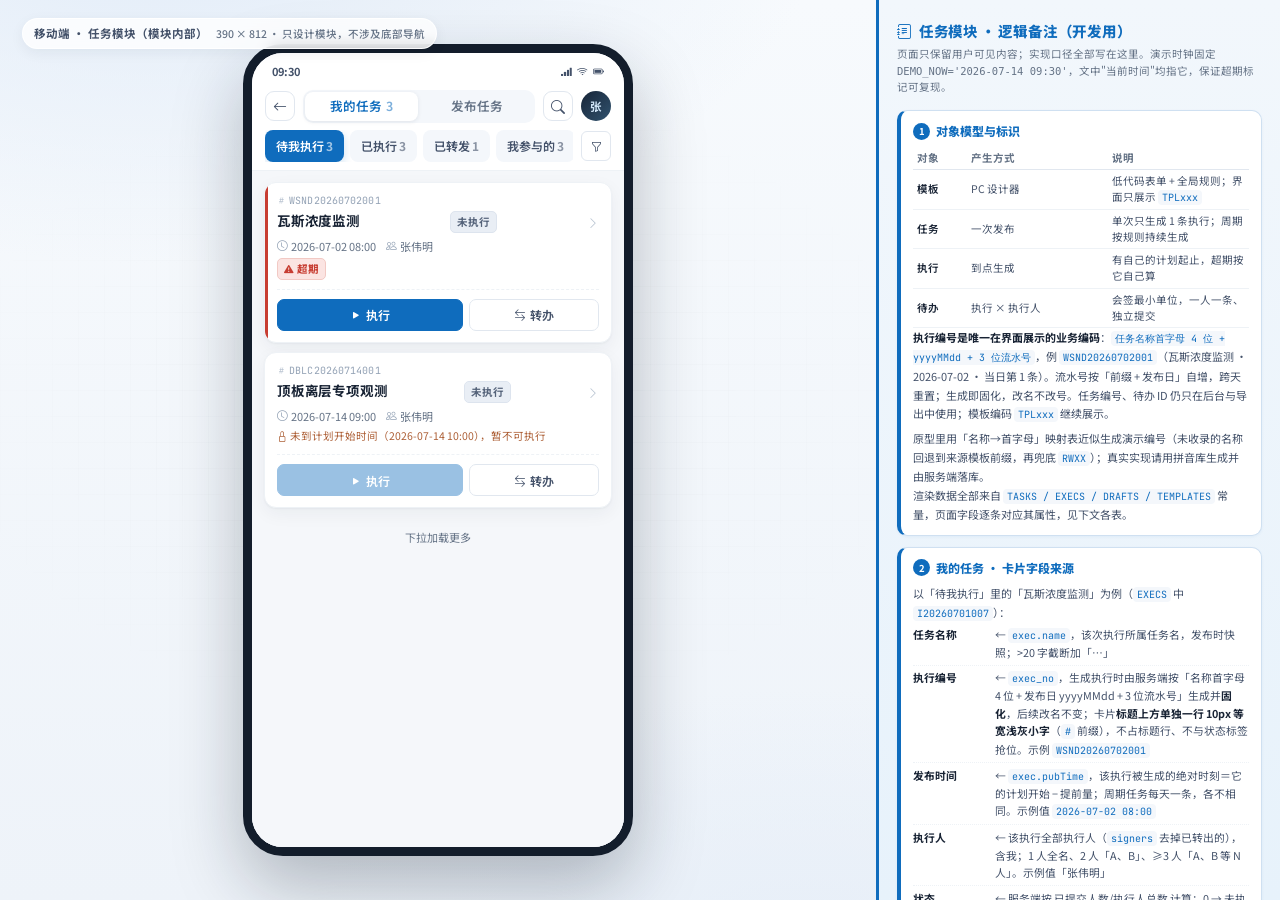
<file: task-center.html>
<!-- ASCII embed entry for cross-browser static hosting. -->
<!DOCTYPE html>
<html lang="zh-CN">
<head>
<meta charset="UTF-8">
<meta name="viewport" content="width=device-width, initial-scale=1.0">
<title>矿山安全任务管理系统 · 移动端任务模块原型（模块内部 · 一期）</title>
<link rel="preconnect" href="https://fonts.googleapis.com">
<link href="https://fonts.googleapis.com/css2?family=Noto+Sans+SC:wght@400;500;700;900&family=JetBrains+Mono:wght@400;500&display=swap" rel="stylesheet">
<link href="https://cdn.jsdelivr.net/npm/bootstrap-icons@1.11.0/font/bootstrap-icons.css" rel="stylesheet">
<style>
/* ============================================================
   与 PC 端完全一致的 design tokens（澄明工作台）
============================================================ */
:root{
  --accent:#0f6cbd; --accent-soft:#e7f2fb; --accent-glow:rgba(15,108,189,.20);
  --nav:#172437; --nav-hover:#223a56;
  --canvas:#f5f7fa; --surface:#ffffff; --surface-soft:#f4f7fb;
  --text-primary:#182334; --text-secondary:#44526a; --text-muted:#657386;
  --line:#e1e7ef; --line-soft:#eef2f6;
  --danger:#c73d32; --danger-soft:#fdeceb;
  --ok:#287d69; --ok-soft:#e3f4ef;
  --warn:#ad6037; --warn-soft:#fff0e8;
  --violet:#7259a4; --violet-soft:#eeeafa;
  --radius:12px; --radius-sm:8px;
  --shadow-sm:0 1px 2px rgba(23,35,55,.04),0 6px 18px rgba(23,35,55,.05);
  --shadow-md:0 10px 28px rgba(23,35,55,.10);
  --logic-bg:#f2f7fc; --logic-bg2:#e7f2fb; --logic-line:#cfe0f1;
}
*{margin:0;padding:0;box-sizing:border-box;-webkit-tap-highlight-color:transparent}
body{
  font-family:"Noto Sans SC","Segoe UI Variable Text","PingFang SC","Microsoft YaHei",sans-serif;
  background:#e9eef5;color:var(--text-primary);height:100vh;overflow:hidden;
  font-size:13px;line-height:1.5;
}
.mono{font-family:'JetBrains Mono',Consolas,monospace;font-size:11px;letter-spacing:-.2px}
button{font-family:inherit;cursor:pointer}
input,select,textarea{font-family:inherit}

/* ===== 布局 ===== */
.app{display:flex;height:100vh}
.stage{
  flex:1;min-width:0;display:flex;align-items:center;justify-content:center;
  position:relative;overflow:auto;padding:24px;
  background:
    radial-gradient(1100px 560px at 18% -8%,#e2ecf8 0%,rgba(226,236,248,0) 60%),
    radial-gradient(900px 520px at 92% 110%,#e6eef8 0%,rgba(230,238,248,0) 58%),
    linear-gradient(180deg,#f7fafd 0%,#eef3f9 100%);
}
.stage::before{
  content:'';position:absolute;inset:0;pointer-events:none;opacity:.5;
  background-image:linear-gradient(rgba(23,35,55,.035) 1px,transparent 1px),linear-gradient(90deg,rgba(23,35,55,.035) 1px,transparent 1px);
  background-size:26px 26px;
  mask-image:radial-gradient(700px 460px at 50% 45%,#000 20%,transparent 78%);
}
.stage-tag{
  position:absolute;top:18px;left:22px;z-index:3;display:flex;align-items:center;gap:8px;
  font-size:11.5px;font-weight:700;color:var(--text-secondary);
  background:rgba(255,255,255,.78);border:1px solid rgba(255,255,255,.9);
  padding:6px 11px;border-radius:20px;box-shadow:0 4px 14px rgba(23,35,55,.06);backdrop-filter:blur(6px);
}
.stage-tag span{font-weight:500;color:var(--text-muted);font-size:10.5px}

/* ===== 手机外壳 ===== */
.phone{
  width:390px;height:812px;max-height:calc(100vh - 48px);flex:none;
  background:var(--canvas);border-radius:40px;border:9px solid #131d2b;
  box-shadow:0 30px 70px rgba(16,26,41,.28),0 2px 0 rgba(255,255,255,.4) inset;
  position:relative;display:flex;flex-direction:column;overflow:hidden;z-index:2;
}
.statusbar{
  flex:none;height:30px;display:flex;align-items:flex-end;justify-content:space-between;
  padding:0 20px 4px;background:var(--surface);font-size:11px;font-weight:700;color:var(--text-secondary);
}
.statusbar .sb-icons{display:flex;gap:5px;font-size:11px;color:var(--text-secondary)}
.screens{flex:1;min-height:0;position:relative;background:var(--canvas)}
.screen{position:absolute;inset:0;display:none;flex-direction:column;background:var(--canvas)}
.screen.on{display:flex}

/* ===== 顶部栏 ===== */
.hd{flex:none;background:var(--surface);border-bottom:1px solid var(--line-soft);padding:8px 13px 9px;position:relative;z-index:6}
.hd-row{display:flex;align-items:center;gap:8px}
.hd h1{font-size:17px;font-weight:900;letter-spacing:-.3px;line-height:1.3}
.hd .sub{font-size:10.5px;color:var(--text-muted);margin-top:1px;white-space:nowrap;overflow:hidden;text-overflow:ellipsis}
.hd .grow{flex:1;min-width:0}
.hd .grow h1{white-space:nowrap;overflow:hidden;text-overflow:ellipsis}
.task-detail-header{
  min-height:54px;display:grid;grid-template-columns:30px minmax(0,1fr) 30px;align-items:center;gap:8px;
}
.task-detail-header h1{
  min-width:0;text-align:center;white-space:nowrap;overflow:hidden;text-overflow:ellipsis;font-size:15px;
}
.task-detail-header .tag{justify-self:end}
.icon-btn{
  width:30px;height:30px;flex:none;border-radius:9px;border:1px solid var(--line);
  background:var(--surface);color:var(--text-secondary);display:flex;align-items:center;justify-content:center;
  font-size:14px;transition:.15s;
}
.icon-btn:active{background:var(--accent-soft);color:var(--accent);border-color:#bcd6ee}
.avatar{
  width:30px;height:30px;flex:none;border-radius:50%;border:none;
  background:linear-gradient(135deg,#172437,#31536f);color:#cfe4f7;
  font-size:11.5px;font-weight:700;display:flex;align-items:center;justify-content:center;
}

/* ===== 页签 / 分段 ===== */
.tabs{display:flex;gap:6px;overflow-x:auto;scrollbar-width:none;padding-top:9px}
.tabs::-webkit-scrollbar{display:none}
.tab{
  flex:none;padding:5px 10px;border-radius:8px;font-size:12px;font-weight:600;
  color:var(--text-secondary);background:var(--surface-soft);border:1px solid transparent;
  white-space:nowrap;transition:.15s;
}
.tab .n{opacity:.6;margin-left:2px;font-weight:700}
.tab.on{background:var(--accent);color:#fff;box-shadow:0 3px 10px var(--accent-glow)}
.seg{display:flex;background:var(--surface-soft);border-radius:10px;padding:3px;gap:2px;margin-top:9px}
.seg .s{flex:1;text-align:center;padding:6px 0;border-radius:8px;font-size:12px;font-weight:600;color:var(--text-muted)}
.seg .s.on{background:var(--surface);color:var(--accent);box-shadow:0 1px 4px rgba(23,35,55,.09)}
.seg .s .n{opacity:.55;margin-left:2px}

/* ===== 筛选条 ===== */
.fbar{display:flex;align-items:center;gap:6px;padding-top:8px}
.fchip{
  display:inline-flex;align-items:center;gap:4px;height:24px;padding:0 8px;border-radius:6px;
  border:1px solid var(--line);background:var(--surface);color:var(--text-secondary);
  font-size:11px;font-weight:600;
}
.fchip.on{border-color:#bcd6ee;background:var(--accent-soft);color:var(--accent)}
.fcount{margin-left:auto;font-size:10.5px;color:var(--text-muted)}

/* ===== 卡片 ===== */
.screen-body{flex:1;min-height:0;overflow-y:auto;padding:11px 12px 16px}
.screen-body::-webkit-scrollbar{width:4px}
.screen-body::-webkit-scrollbar-thumb{background:#d3dbe6;border-radius:2px}
.card{
  position:relative;background:var(--surface);border:1px solid var(--line-soft);border-radius:12px;
  padding:11px 12px;margin-bottom:9px;box-shadow:var(--shadow-sm);overflow:hidden;
}
.card.late::before{content:'';position:absolute;left:0;top:0;bottom:0;width:3px;background:var(--danger)}
.card-h{display:flex;align-items:flex-start;gap:8px;justify-content:space-between}
.c-name{font-size:13.5px;font-weight:700;line-height:1.4;letter-spacing:-.2px;word-break:break-word}
.c-name.small{font-size:13px}
.c-meta{display:flex;flex-wrap:wrap;gap:3px 10px;font-size:11px;color:var(--text-muted);margin-top:5px}
.c-meta .it{display:inline-flex;align-items:center;gap:3px;min-width:0}
.c-meta .it i{font-size:10.5px;color:#93a2b5}
.c-sub{font-size:11px;color:var(--text-muted);margin-top:4px;display:flex;align-items:center;gap:6px;flex-wrap:wrap}
.c-ops{display:flex;gap:6px;margin-top:9px;padding-top:9px;border-top:1px dashed var(--line-soft)}
.c-ops .btn{flex:1;min-width:0}
.card.tapable:active{background:#fbfdff}

/* ===== 标签 ===== */
.tag{
  display:inline-flex;align-items:center;gap:3px;padding:1px 6px;border-radius:5px;
  font-size:10.5px;font-weight:700;line-height:1.7;white-space:nowrap;flex:none;
}
.tag i{font-size:9.5px}
.tag-gray{background:#e9eef5;color:#55637a;border:1px solid #dde4ee}
.tag-accent{background:#e2effa;color:var(--accent);border:1px solid #c8e0f4}
.tag-warn{background:#fdeee4;color:var(--warn);border:1px solid #f3d6c3}
.tag-ok{background:#e0f2ec;color:var(--ok);border:1px solid #bfe0d6}
.tag-danger{background:#fbe4e2;color:var(--danger);border:1px solid #f2c9c4}
.tag-violet{background:#efeaf9;color:var(--violet);border:1px solid #ddd2f0}

/* ===== 按钮 ===== */
.btn{
  display:inline-flex;align-items:center;justify-content:center;gap:4px;
  height:30px;padding:0 10px;border-radius:8px;border:1px solid var(--line);
  background:var(--surface);color:var(--text-secondary);font-size:12px;font-weight:600;
  white-space:nowrap;transition:.15s;
}
.btn:active{transform:scale(.98)}
.btn i{font-size:11.5px}
.btn.primary{background:var(--accent);border-color:var(--accent);color:#fff}
.btn.primary:active{background:#0d5ca3}
.btn.danger{color:var(--danger);border-color:#ecc7c3;background:#fff}
.btn.warn{color:var(--warn);border-color:#eed3c2;background:#fff}
.btn.ghost{background:transparent}
.btn.sm{height:26px;padding:0 8px;font-size:11.5px;border-radius:7px}
.btn.block{width:100%;height:38px;border-radius:10px;font-size:13.5px}
.btn:disabled,.btn.dis{opacity:.42;pointer-events:none}
.link{color:var(--accent);font-weight:700;font-size:11.5px;background:none;border:none;padding:0;text-decoration:underline;text-underline-offset:2px;text-decoration-thickness:1px}
.link.dim{color:var(--text-muted);font-weight:500;pointer-events:none}

/* ===== 表单 ===== */
.fld{margin-bottom:11px}
.fld > label{display:block;font-size:11px;font-weight:700;color:var(--text-secondary);margin-bottom:4px}
.fld > label .req{color:var(--danger);margin-left:2px}
.inp{
  width:100%;height:38px;border:1px solid var(--line);border-radius:9px;padding:0 10px;
  font-size:12.5px;color:var(--text-primary);background:var(--surface);outline:none;transition:.15s;
}
.inp::placeholder{color:#a9b5c4}
.inp:focus{border-color:var(--accent);box-shadow:0 0 0 3px var(--accent-glow)}
textarea.inp{height:auto;min-height:74px;padding:9px 10px;resize:vertical;line-height:1.6}
select.inp{
  appearance:none;padding-right:28px;
  background-image:url("data:image/svg+xml,%3Csvg xmlns='http://www.w3.org/2000/svg' width='12' height='12' fill='%23657386' viewBox='0 0 16 16'%3E%3Cpath d='M8 11L3 6h10l-5 5z'/%3E%3C/svg%3E");
  background-repeat:no-repeat;background-position:right 9px center;
}
.inp.ro,.inp:disabled{background:var(--surface-soft);color:var(--text-secondary);border-color:var(--line-soft)}
.pick{display:flex;align-items:center;justify-content:space-between;text-align:left;cursor:pointer;gap:6px}
.pick .ph{color:#a9b5c4}
.pick.filled{color:var(--text-primary)}
.pick i{color:#93a2b5;font-size:12px;flex:none}
.hint{font-size:10.5px;color:var(--text-muted);line-height:1.65;margin-top:5px}
.hint i{color:var(--accent);margin-right:2px}
.row2{display:grid;grid-template-columns:1fr 1fr;gap:9px}
.row3{display:grid;grid-template-columns:1fr 1fr 1fr;gap:7px}

/* ===== 开关 ===== */
.sw{width:38px;height:22px;border-radius:11px;background:#cfd7e3;position:relative;flex:none;transition:.18s}
.sw::after{content:'';position:absolute;width:18px;height:18px;border-radius:50%;background:#fff;top:2px;left:2px;transition:.18s;box-shadow:0 1px 3px rgba(16,26,41,.22)}
.sw.on{background:var(--accent)}
.sw.on::after{left:18px}
.swrow{display:flex;align-items:flex-start;gap:9px;padding:4px 0}
.swrow .txt{flex:1;min-width:0}
.swrow .t{font-size:12.5px;font-weight:600}
.swrow .d{font-size:10.5px;color:var(--text-muted);line-height:1.5;margin-top:1px}

/* ===== 区块 ===== */
.blk{background:var(--surface);border:1px solid var(--line-soft);border-radius:12px;margin-bottom:9px;overflow:hidden}
.blk-h{
  display:flex;align-items:center;gap:6px;padding:10px 12px;font-size:12.5px;font-weight:700;
  border-bottom:1px solid var(--line-soft);background:linear-gradient(180deg,#fbfdff,#fff);
}
.blk-h i{color:var(--accent);font-size:13px}
.blk-h .r{margin-left:auto;font-size:10.5px;font-weight:600;color:var(--text-muted)}
.blk-b{padding:11px 12px}
.blk-b.tight{padding:2px 12px 8px}
.blk-sec{padding:9px 12px;border-bottom:1px dashed var(--line-soft)}
.blk-sec:last-child{border-bottom:none}
.blk-sec .st{font-size:11.5px;font-weight:700;color:var(--text-secondary);display:flex;align-items:center;gap:5px;margin-bottom:4px}
.blk-sec .st i{color:var(--accent);font-size:12px}

/* ===== 信息表 ===== */
.kv{display:grid;grid-template-columns:64px 1fr;gap:6px 8px;font-size:11.5px;align-items:start}
.kv .k{color:var(--text-muted)}
.kv .v{color:var(--text-primary);word-break:break-word}
.kv .full{grid-column:1/-1;padding-top:2px}
.kv .full .k{display:block;margin-bottom:2px}
.kv .full .v{line-height:1.65;white-space:pre-wrap}
.k-l{font-size:15px;font-weight:800;letter-spacing:-.2px;color:var(--text-primary)}

/* ===== 状态胶囊 ===== */
.pills{display:flex;gap:6px;flex-wrap:wrap;margin-bottom:9px}
.pill{
  display:inline-flex;align-items:center;gap:4px;padding:3px 9px;border-radius:20px;
  font-size:10.5px;font-weight:700;background:var(--surface);border:1px solid var(--line);color:var(--text-secondary);
}
.pill.warn{background:var(--danger-soft);border-color:#f0c4c0;color:var(--danger)}
.pill.done{background:var(--warn-soft);border-color:#eed3c2;color:var(--warn)}
.pill.ok{background:var(--ok-soft);border-color:#b9ddd4;color:var(--ok)}
.pill.accent{background:var(--accent-soft);border-color:#bcd6ee;color:var(--accent)}

/* ===== 选择器弹层内的列表 ===== */
.opt-list{display:flex;flex-direction:column;gap:6px}
.opt{
  display:flex;align-items:center;gap:9px;padding:9px 10px;border:1px solid var(--line-soft);
  border-radius:9px;background:var(--surface);font-size:12.5px;
}
.opt.on{border-color:#bcd6ee;background:var(--accent-soft)}
.opt .nm{flex:1;min-width:0}
.opt .ds{font-size:10.5px;color:var(--text-muted);margin-top:1px}
.chk{width:16px;height:16px;border-radius:5px;border:1.5px solid #c6d1de;display:flex;align-items:center;justify-content:center;flex:none;color:#fff;font-size:10px;background:#fff}
.opt.on .chk{background:var(--accent);border-color:var(--accent)}
.radio{width:16px;height:16px;border-radius:50%;border:1.5px solid #c6d1de;flex:none;display:flex;align-items:center;justify-content:center;background:#fff}
.opt.on .radio{border-color:var(--accent)}
.opt.on .radio::after{content:'';width:8px;height:8px;border-radius:50%;background:var(--accent)}
.custom-add{display:flex;align-items:center;gap:6px;margin-top:9px;padding-top:9px;border-top:1px dashed var(--line-soft)}
.custom-add .mini{white-space:nowrap}

/* 提醒条目：时间与提醒人各一行 */
.remind-item{padding:8px 0;border-top:1px dashed var(--line-soft)}
.remind-item:first-child{border-top:none}
.remind-item .ri-h{display:flex;align-items:center;gap:8px}
.remind-item .ri-l{font-size:11.5px;color:var(--text-secondary);min-width:76px}
.remind-item .ri-v{flex:1;display:flex;align-items:center;justify-content:space-between;gap:6px;font-size:11.5px;color:var(--text-primary);background:var(--surface-soft);border:1px solid var(--line);border-radius:7px;padding:5px 8px;min-width:0}
.remind-item .ri-v span{overflow:hidden;text-overflow:ellipsis;white-space:nowrap}
.remind-item .ri-p{display:flex;align-items:center;gap:6px;margin-top:4px;padding-left:84px;font-size:11px;color:var(--text-muted)}
.remind-item .ri-p button{font-size:11px;color:var(--accent);font-weight:600;background:none;border:none;padding:0;text-align:left}
.year-row{display:flex;align-items:center;gap:6px;padding:6px 8px;border:1px solid var(--line-soft);border-radius:8px;margin-bottom:6px}
.year-row .yr-b{flex:1;display:flex;gap:6px;min-width:0}
.year-row .yr-b button{flex:1;min-width:0;display:flex;align-items:center;justify-content:space-between;gap:4px;font-size:11px;color:var(--text-secondary);background:var(--surface-soft);border:1px solid var(--line);border-radius:6px;padding:5px 6px}
.year-row .yr-b button span{overflow:hidden;text-overflow:ellipsis;white-space:nowrap}

/* 组织架构 */
.org-search{position:relative;margin-bottom:8px}
.org-search i{position:absolute;left:10px;top:50%;transform:translateY(-50%);font-size:12px;color:#a9b5c4}
.org-search input{padding-left:30px}
.dept{border-bottom:1px solid var(--line-soft)}
.dept-h{display:flex;align-items:center;gap:6px;padding:9px 2px;font-size:12.5px;font-weight:700}
.dept-h .cnt{font-size:10.5px;color:var(--text-muted);font-weight:500}
.dept-h .all{margin-left:auto;font-size:10.5px;color:var(--accent);font-weight:600;display:flex;align-items:center;gap:3px}
.dept-b{display:none;padding:0 2px 7px 8px}
.dept.open .dept-b{display:block}
.dept.open .caret{transform:rotate(90deg)}
.caret{font-size:9px;color:#a9b5c4;transition:.15s}
.mem{display:flex;align-items:center;gap:8px;padding:6px 4px;border-radius:7px}
.mem:active{background:var(--surface-soft)}
.mem .av{width:26px;height:26px;border-radius:50%;background:var(--accent-soft);color:var(--accent);font-size:11px;font-weight:700;display:flex;align-items:center;justify-content:center;flex:none}
.mem .nm{flex:1;font-size:12.5px}
.mem .dp{font-size:10px;color:#a9b5c4}
.selbar{background:var(--accent-soft);border:1px solid #cfe3f5;border-radius:8px;padding:7px 9px;font-size:11px;color:var(--accent);margin-top:9px;line-height:1.6}

/* 表单分类选择 */
.cat-wrap{display:flex;gap:8px;height:300px}
.cat-l{width:36%;overflow-y:auto;border-right:1px solid var(--line-soft);padding-right:6px}
.cat-i{display:flex;align-items:center;justify-content:space-between;padding:8px;border-radius:7px;font-size:12px;color:var(--text-secondary);margin-bottom:3px}
.cat-i.on{background:var(--accent-soft);color:var(--accent);font-weight:700}
.cat-i .c{font-size:10px;color:#a9b5c4}
.cat-i.on .c{color:var(--accent)}
.cat-r{flex:1;overflow-y:auto;padding-left:2px}
.form-i{display:flex;align-items:center;gap:8px;padding:9px;border:1px solid var(--line-soft);border-radius:8px;margin-bottom:6px}
.form-i.on{border-color:#bcd6ee;background:var(--accent-soft)}
.form-i .nm{font-size:12.5px;font-weight:600}
.form-i .mt{font-size:10px;color:var(--text-muted);margin-top:1px}

/* ===== 底部系统导航不在本原型范围（已移除） ===== */

/* ===== 移动端交互优化：头部瘦身 / 吸底操作条 / 卡片操作收敛 ===== */
.hd{padding:7px 13px 8px}
.hd-row .seg.seg-title{flex:1;margin:0;padding:2px;min-width:0}
.seg-title .s{padding:5px 0;font-size:12.5px;overflow:hidden;text-overflow:ellipsis;white-space:nowrap}
.tabs-row{display:flex;align-items:center;gap:8px;margin-top:7px}
.tabs-row .tabs{flex:1;min-width:0;padding-top:0}
.tabs-row .tab{padding:6px 10px}
.fchip{width:30px;height:30px;padding:0;justify-content:center;flex:none;position:relative}
.fchip .fdot{position:absolute;top:-5px;right:-5px;min-width:14px;height:14px;padding:0 3px;border-radius:7px;background:var(--accent);color:#fff;font-size:9px;font-weight:700;display:flex;align-items:center;justify-content:center}
.action-bar{
  flex:none;display:flex;gap:9px;padding:8px 13px calc(9px + env(safe-area-inset-bottom));
  background:var(--surface);border-top:1px solid var(--line);position:relative;z-index:7;
  box-shadow:0 -4px 14px rgba(23,35,55,.05);
}
.action-bar .btn{height:42px;border-radius:10px;font-size:14px}
.action-bar .btn.ghost{flex:0 0 32%}
.action-bar .btn.primary{flex:1}
.c-ops .btn{height:32px;font-size:12px}
.c-ops .btn.primary{flex:1.5}
.c-go{font-size:12px;color:#b7c2d0;flex:none;margin-top:3px}
.c-kicker{display:flex;align-items:center;gap:3px;font-family:'JetBrains Mono',Consolas,monospace;font-size:10px;line-height:1.4;color:#93a2b5;letter-spacing:.1px;margin-bottom:3px}
.c-kicker i{font-size:9px;color:#b7c2d0}
.mod-title{flex:1;font-size:17px;font-weight:900;letter-spacing:-.3px;color:var(--text-primary)}
.seg .s .n{margin-left:4px}
.more-list{display:flex;flex-direction:column;gap:6px}
.more-i{display:flex;align-items:center;gap:10px;width:100%;min-height:52px;padding:10px 12px;border:1px solid var(--line-soft);border-radius:10px;background:var(--surface);text-align:left}
.more-i .mic{font-size:17px;color:var(--accent);flex:none}
.more-i .mt{flex:1;min-width:0;display:flex;flex-direction:column;gap:1px}
.more-i .mt b{font-size:13px;font-weight:600;color:var(--text-primary)}
.more-i .mt em{font-style:normal;font-size:11px;color:var(--text-muted);line-height:1.45}
.more-i .ar{font-size:12px;color:#a9b5c4;flex:none}
.more-i.danger .mic{color:var(--danger)}
.more-i.danger .mt b{color:var(--danger)}
@media (max-width:520px){
  body{height:100dvh}
  .phone{height:100dvh}
}

/* ===== 底部弹层 ===== */
#sheetRoot{position:absolute;inset:0;z-index:40;pointer-events:none}
.sheet-ov{
  position:absolute;inset:0;background:rgba(16,24,36,.44);pointer-events:auto;
  display:flex;align-items:flex-end;animation:fadeIn .16s ease;
}
.sheet-ov.center{align-items:center;justify-content:center}
.sheet{
  width:100%;max-height:88%;background:var(--surface);border-radius:18px 18px 0 0;
  display:flex;flex-direction:column;animation:slideUp .24s cubic-bezier(.2,.8,.2,1);
}
.sheet-ov.center .sheet{width:calc(100% - 36px);max-height:82%;border-radius:16px;animation:popIn .18s ease}
.sheet-h{flex:none;padding:13px 15px 10px;display:flex;align-items:flex-start;gap:8px;border-bottom:1px solid var(--line-soft)}
.sheet-h .tt{flex:1;min-width:0}
.sheet-h h3{font-size:14px;font-weight:800;letter-spacing:-.2px;line-height:1.35}
.sheet-h .ds{font-size:10.5px;color:var(--text-muted);margin-top:2px;line-height:1.55}
.sheet-h .x{width:26px;height:26px;border-radius:50%;border:none;background:var(--surface-soft);color:var(--text-muted);font-size:15px;display:flex;align-items:center;justify-content:center;flex:none}
.sheet-b{flex:1;min-height:0;overflow-y:auto;padding:11px 15px 4px}
.sheet-f{flex:none;padding:9px 15px 15px;display:flex;gap:8px;border-top:1px solid var(--line-soft)}
.sheet-f .btn{flex:1;height:36px;font-size:13px;border-radius:9px}
@keyframes fadeIn{from{opacity:0}to{opacity:1}}
@keyframes slideUp{from{transform:translateY(100%)}to{transform:translateY(0)}}
@keyframes popIn{from{opacity:0;transform:scale(.96)}to{opacity:1;transform:scale(1)}}

/* ===== Toast ===== */
.toast-wrap{position:absolute;bottom:92px;left:0;right:0;z-index:60;display:flex;flex-direction:column;align-items:center;gap:6px;pointer-events:none}
.toast{
  max-width:88%;padding:8px 13px;border-radius:10px;background:rgba(23,35,55,.92);color:#fff;
  font-size:11.5px;font-weight:500;line-height:1.5;box-shadow:0 8px 22px rgba(16,26,41,.25);
  display:flex;align-items:center;gap:6px;animation:popIn .18s ease;
}
.toast i{font-size:12px}
.toast.ok{background:rgba(40,125,105,.95)}
.toast.err{background:rgba(199,61,50,.95)}
.toast.warn{background:rgba(173,96,55,.95)}

/* ===== 右侧规则面板 ===== */
.logic{
  width:404px;flex:none;background:linear-gradient(180deg,var(--logic-bg) 0%,var(--logic-bg2) 100%);
  border-left:3px solid var(--accent);overflow-y:auto;padding:20px 18px 60px;position:relative;z-index:1;
}
.logic::-webkit-scrollbar{width:4px}
.logic::-webkit-scrollbar-thumb{background:#cbdcf0;border-radius:2px}
.logic h2{font-size:14.5px;font-weight:800;color:var(--accent);display:flex;align-items:center;gap:7px;letter-spacing:-.2px}
.logic .lg-sub{font-size:10.5px;color:var(--text-muted);margin:4px 0 14px;line-height:1.6}
.note{background:var(--surface);border:1px solid var(--logic-line);border-left:4px solid var(--accent);border-radius:10px;padding:11px 12px;margin-bottom:11px;box-shadow:0 1px 3px rgba(15,108,189,.06)}
.note h4{font-size:12px;font-weight:800;color:var(--accent);margin-bottom:7px;display:flex;align-items:center;gap:6px}
.note h4 .idx{width:17px;height:17px;border-radius:50%;background:var(--accent);color:#fff;font-size:9.5px;display:inline-flex;align-items:center;justify-content:center;flex:none;font-weight:700}
.note p,.note li{font-size:11px;line-height:1.72;color:var(--text-secondary)}
.note ul{padding-left:14px;margin:2px 0}
.note li{margin-bottom:3px}
.note b{color:var(--text-primary);font-weight:700}
.note .hl{color:var(--danger);font-weight:700}
.note .ok{color:var(--ok);font-weight:700}
.note .em{color:var(--accent);font-weight:700}
.note code{font-family:'JetBrains Mono',monospace;font-size:10px;background:var(--surface-soft);padding:1px 4px;border-radius:4px;color:var(--accent)}
.nt{width:100%;border-collapse:collapse;table-layout:fixed;font-size:10.5px;margin-top:3px}
.nt th{text-align:left;color:var(--text-muted);font-weight:700;padding:3px 4px;border-bottom:1px solid var(--line)}
.nt th:first-child{white-space:nowrap;width:54px}
.nt td{padding:3px 4px;border-bottom:1px solid var(--line-soft);color:var(--text-secondary);line-height:1.55}
.nt td:first-child{color:var(--text-primary);font-weight:600;white-space:nowrap;width:54px}
.fd{display:grid;grid-template-columns:74px 1fr;gap:2px 8px;font-size:10.8px;line-height:1.62;padding:3.5px 0;border-bottom:1px dotted var(--line-soft)}
.fd:last-child{border-bottom:none}
.fd .f{color:var(--text-primary);font-weight:700}
.fd .s{color:var(--text-secondary)}
.fd .s b{font-weight:700}
.fd-note{font-size:10.5px;color:var(--text-muted);line-height:1.65;margin-top:5px}
.logic-toggle{
  display:none;position:absolute;right:16px;bottom:18px;z-index:30;width:42px;height:42px;border-radius:50%;
  border:none;background:var(--accent);color:#fff;font-size:17px;box-shadow:0 8px 20px var(--accent-glow);
}
@media (max-width:1260px){
  .logic{display:none}
  .logic.show{display:block;position:absolute;inset:0;width:auto;z-index:50}
  .logic-toggle{display:flex;align-items:center;justify-content:center}
}
@media (max-height:840px) and (min-width:521px){
  .phone{height:calc(100vh - 48px)}
}
/* 真机 / 窄屏预览：手机外壳铺满，去掉边框与说明面板 */
@media (max-width:520px){
  .stage{padding:0}
  .phone{width:100%;height:100vh;max-height:none;border:0;border-radius:0;box-shadow:none}
  .stage-tag{display:none}
  .logic.show{display:block;position:fixed;inset:0;width:auto;z-index:80}
}

/* ===== 其它 ===== */
.empty{text-align:center;padding:38px 16px;color:#a9b5c4}
.empty i{font-size:30px;display:block;margin-bottom:8px;opacity:.45}
.empty p{font-size:11.5px}

/* ===== 加载更多 ===== */
.load-more{text-align:center;padding:12px 0 4px;font-size:11px;color:var(--text-muted);cursor:pointer}
.load-more:active{color:var(--accent)}
.load-more .spinner{
  display:inline-block;width:12px;height:12px;border:2px solid var(--line);border-top-color:var(--accent);
  border-radius:50%;vertical-align:-2px;margin-right:5px;animation:myspin .7s linear infinite;
}
@keyframes myspin{to{transform:rotate(360deg)}}
.load-end{text-align:center;padding:9px 0 2px;font-size:10.5px;color:#b6c0cd}

/* ===== 现场照片（拍照上传） ===== */
.pht-grid{display:grid;grid-template-columns:repeat(3,1fr);gap:8px}
.pht{position:relative;border-radius:9px;overflow:hidden;background:var(--surface-soft);border:1px solid var(--line-soft)}
.pht-img{height:62px;display:flex;align-items:center;justify-content:center;color:#b3c0d0;font-size:22px;
  background:linear-gradient(135deg,#eef3f8,#e3ebf4)}
.pht-n{font-size:9.5px;color:var(--text-muted);text-align:center;padding:2px 3px 3px;white-space:nowrap;overflow:hidden;text-overflow:ellipsis}
.pht-del{position:absolute;top:3px;right:3px;width:16px;height:16px;border-radius:50%;background:rgba(23,35,55,.62);
  color:#fff;font-size:11px;line-height:15px;text-align:center;cursor:pointer}
.pht-add{display:flex;flex-direction:column;align-items:center;justify-content:center;height:62px;gap:2px;
  border:1px dashed #c3d2e2;background:var(--surface);color:var(--accent);cursor:pointer}
.pht-add i{font-size:17px}
.pht-add span{font-size:9.5px;font-weight:600}
.pht-add:active{background:var(--accent-soft)}
.divider{height:1px;background:var(--line-soft);margin:9px 0}
.mini{font-size:10.5px;color:var(--text-muted);line-height:1.6}
.tipbox{background:var(--accent-soft);border:1px solid #cfe3f5;border-radius:9px;padding:8px 10px;font-size:10.5px;color:#255a86;line-height:1.65;margin-bottom:9px}
.tipbox i{margin-right:3px}
.dot{width:5px;height:5px;border-radius:50%;background:currentColor;display:inline-block}
.scroll-x{display:flex;gap:6px;overflow-x:auto;scrollbar-width:none;padding-bottom:2px}
.scroll-x::-webkit-scrollbar{display:none}
.wrap-chips{display:flex;flex-wrap:wrap;gap:6px}
.chip{
  padding:5px 9px;border:1px solid var(--line);border-radius:7px;background:var(--surface);
  font-size:11.5px;color:var(--text-secondary);font-weight:600;
}
.chip.on{border-color:#bcd6ee;background:var(--accent-soft);color:var(--accent)}
.chip.mini{padding:3px 7px;font-size:10.5px}
.num{width:64px;height:30px;text-align:center}
@media (max-width:520px){
  .logic-toggle{bottom:calc(78px + env(safe-area-inset-bottom));right:14px}
}

/* 嵌入主原型时只保留任务内容；说明由宿主页面的开关单独展示。 */
html.is-embedded,body.is-embedded,html.is-description-only,body.is-description-only{
  width:100%;height:100%;min-height:0;overflow:hidden;
}
body.is-embedded{background:var(--canvas);}
body.is-embedded .app{display:block;width:100%;height:100%;}
body.is-embedded .stage{display:block;width:100%;height:100%;padding:0;overflow:hidden;background:var(--canvas);}
body.is-embedded .stage::before,body.is-embedded .stage-tag,body.is-embedded .statusbar,
body.is-embedded .logic,body.is-embedded .logic-toggle{display:none;}
body.is-embedded .phone{width:100%;height:100%;max-height:none;border:0;border-radius:0;box-shadow:none;}
body.is-embedded #sc-task .hd-row > .icon-btn:first-child{display:none;}
body.is-embedded #sc-task .avatar{display:none;}
body.is-embedded #sc-exec .hd-row > .icon-btn:first-child{display:none;}
body.is-embedded #sc-detail .task-detail-back{display:none;}
body.is-description-only{background:var(--logic-bg);}
body.is-description-only .app{display:block;width:100%;height:100%;}
body.is-description-only .stage,body.is-description-only .logic-toggle{display:none;}
body.is-description-only .logic{
  display:block;width:100%;height:100%;padding:18px 16px 32px;border:0;
  background:linear-gradient(180deg,var(--logic-bg) 0%,var(--logic-bg2) 100%);
}
</style>
</head>
<body>
<div class="app">

  <!-- ================= 左侧：手机原型 ================= -->
  <div class="stage" id="stage">
    <div class="stage-tag">移动端 · 任务模块（模块内部）<span>390 × 812 · 只设计模块，不涉及底部导航</span></div>

    <div class="phone" id="phone">
      <div class="statusbar"><span>09:30</span><span class="sb-icons"><i class="bi bi-reception-4"></i><i class="bi bi-wifi"></i><i class="bi bi-battery-full"></i></span></div>

      <div class="screens">

        <!-- ============ 任务模块（我的任务 / 发布任务） ============ -->
        <div class="screen on" id="sc-task">
          <div class="hd">
            <div class="hd-row">
              <button class="icon-btn" onclick="backToShell()" title="返回工作台"><i class="bi bi-arrow-left"></i></button>
              <div class="seg seg-title" id="moduleSeg"></div>
              <button class="icon-btn" onclick="openSearch()"><i class="bi bi-search"></i></button>
              <button class="avatar" onclick="openRoleSheet()">张</button>
            </div>
            <div id="myHead">
              <div class="tabs-row">
                <div class="tabs" id="myTabs"></div>
                <button class="fchip" id="myFchip" onclick="openMyFilter()" title="筛选"><i class="bi bi-funnel"></i></button>
              </div>
            </div>
            <div id="pubHead" style="display:none">
              <div class="tabs-row"><div class="tabs" id="pubTabs"></div></div>
            </div>
          </div>
          <div class="screen-body" id="myList"></div>
          <div class="screen-body" id="pubList" style="display:none"></div>
        </div>

        <!-- ============ 发布 / 编辑计划表单 ============ -->
        <div class="screen" id="sc-pubform">
          <div class="hd">
            <div class="hd-row">
              <button class="icon-btn" onclick="backFromPubForm()"><i class="bi bi-arrow-left"></i></button>
              <div class="grow"><h1 id="pfTitle" style="font-size:14.5px">发布任务</h1><div class="sub" id="pfSub"></div></div>
            </div>
            <div class="seg" id="pfTabs">
              <div class="s on" data-pt="basic" onclick="pfTab('basic')">基本信息</div>
              <div class="s" data-pt="rule" onclick="pfTab('rule')">全局规则</div>
            </div>
          </div>
          <div class="screen-body" id="pfBody"></div>
          <div class="action-bar" id="pfActionBar">
            <button class="btn ghost" id="pfDraftBtn" onclick="saveDraft()">存草稿</button>
            <button class="btn primary" id="pfSubmitBtn" onclick="submitPublish()">发布</button>
          </div>
        </div>

        <!-- ============ 执行任务 / 查看提交 ============ -->
        <div class="screen" id="sc-exec">
          <div class="hd">
            <div class="hd-row">
              <button class="icon-btn" onclick="backFromExec()"><i class="bi bi-arrow-left"></i></button>
              <div class="grow"><h1 id="exTitle" style="font-size:14.5px">执行任务</h1><div class="sub" id="exSub"></div></div>
            </div>
          </div>
          <div class="screen-body" id="exBody"></div>
          <div class="action-bar" id="exActionBar">
            <button class="btn ghost" id="exDraftBtn" onclick="saveExecDraft()">暂存</button>
            <button class="btn primary" id="exSubmitBtn" onclick="submitExec()">提交</button>
          </div>
        </div>

        <!-- ============ 任务详情（只读） ============ -->
        <div class="screen" id="sc-detail">
          <div class="hd task-detail-header">
            <button class="icon-btn task-detail-back" onclick="backFromDetail()" aria-label="返回任务列表"><i class="bi bi-arrow-left"></i></button>
            <h1 id="dtTitle">任务详情</h1>
            <span class="tag tag-gray">只读</span>
          </div>
          <div class="screen-body" id="dtBody"></div>
        </div>

        <!-- ============ 搜索 ============ -->
        <div class="screen" id="sc-search">
          <div class="hd">
            <div class="hd-row">
              <button class="icon-btn" onclick="backFromSearch()"><i class="bi bi-arrow-left"></i></button>
              <div class="grow">
                <div class="org-search" style="margin-bottom:0">
                  <i class="bi bi-search"></i>
                  <input class="inp" id="searchInput" placeholder="搜索任务名称 / 执行人 / 编号" oninput="renderSearch()">
                </div>
              </div>
            </div>
          </div>
          <div class="screen-body" id="searchList"></div>
        </div>

      </div><!-- /screens -->

      <div id="sheetRoot"></div>
      <div class="toast-wrap" id="toastWrap"></div>
    </div><!-- /phone -->
  </div><!-- /stage -->

  <!-- ================= 右侧：模块规则说明 ================= -->
  <aside class="logic" id="logicPanel">
    <h2><i class="bi bi-journal-text"></i> 任务模块 · 逻辑备注（开发用）</h2>
    <p class="lg-sub">页面只保留用户可见内容；实现口径全部写在这里。演示时钟固定 <code>DEMO_NOW='2026-07-14 09:30'</code>，文中"当前时间"均指它，保证超期标记可复现。</p>

    <div class="note">
      <h4><span class="idx">1</span>对象模型与标识</h4>
      <table class="nt">
        <tr><th>对象</th><th>产生方式</th><th>说明</th></tr>
        <tr><td>模板</td><td>PC 设计器</td><td>低代码表单 + 全局规则；界面只展示 <code>TPLxxx</code></td></tr>
        <tr><td>任务</td><td>一次发布</td><td>单次只生成 1 条执行；周期按规则持续生成</td></tr>
        <tr><td>执行</td><td>到点生成</td><td>有自己的计划起止，超期按它自己算</td></tr>
        <tr><td>待办</td><td>执行 × 执行人</td><td>会签最小单位，一人一条、独立提交</td></tr>
      </table>
      <p><b>执行编号是唯一在界面展示的业务编码</b>：<code>任务名称首字母 4 位 + yyyyMMdd + 3 位流水号</code>，例 <code>WSND20260702001</code>（瓦斯浓度监测 · 2026-07-02 · 当日第 1 条）。流水号按「前缀 + 发布日」自增，跨天重置；生成即固化，改名不改号。任务编号、待办 ID 仍只在后台与导出中使用；模板编码 <code>TPLxxx</code> 继续展示。</p>
      <p class="fd-note">原型里用「名称→首字母」映射表近似生成演示编号（未收录的名称回退到来源模板前缀，再兜底 <code>RWXX</code>）；真实实现请用拼音库生成并由服务端落库。</p>
      <p>渲染数据全部来自 <code>TASKS / EXECS / DRAFTS / TEMPLATES</code> 常量，页面字段逐条对应其属性，见下文各表。</p>
    </div>

    <div class="note">
      <h4><span class="idx">2</span>我的任务 · 卡片字段来源</h4>
      <p>以「待我执行」里的「瓦斯浓度监测」为例（<code>EXECS</code> 中 <code>I20260701007</code>）：</p>
      <div class="fd"><span class="f">任务名称</span><span class="s">← <code>exec.name</code>，该次执行所属任务名，发布时快照；&gt;20 字截断加「…」</span></div>
      <div class="fd"><span class="f">执行编号</span><span class="s">← <code>exec_no</code>，生成执行时由服务端按「名称首字母 4 位 + 发布日 yyyyMMdd + 3 位流水号」生成并<b>固化</b>，后续改名不变；卡片<b>标题上方单独一行 10px 等宽浅灰小字</b>（<code>#</code> 前缀），不占标题行、不与状态标签抢位。示例 <code>WSND20260702001</code></span></div>
      <div class="fd"><span class="f">发布时间</span><span class="s">← <code>exec.pubTime</code>，该执行被生成的绝对时刻＝它的计划开始 − 提前量；周期任务每天一条，各不相同。示例值 <code>2026-07-02 08:00</code></span></div>
      <div class="fd"><span class="f">执行人</span><span class="s">← 该执行全部执行人（<code>signers</code> 去掉已转出的），含我；1 人全名、2 人「A、B」、≥3 人「A、B 等 N 人」。示例值「张伟明」</span></div>
      <div class="fd"><span class="f">状态</span><span class="s">← 服务端按 已提交人数/执行人总数 计算：0 → 未执行；0&lt;n&lt;m → 执行中 n/m；n=m → 已完成。本标签不会出现已完成（我一交就移出）。示例：0/1 → 未执行</span></div>
      <div class="fd"><span class="f">超期</span><span class="s">← 人级判定：我未提交 且 当前时间 &gt; 该执行 <code>planEnd</code> → 红「超期」。示例：我未交，2026-07-14 09:30 &gt; 2026-07-02 12:00 → 超期</span></div>
      <div class="fd"><span class="f">超期完成</span><span class="s">← 我已提交但 我的提交时间 &gt; <code>planEnd</code> → 橙「超期完成」，永久保留。出现在「已执行」</span></div>
      <div class="fd"><span class="f">未到计划开始</span><span class="s">← 任务规则 <code>rule.execCtrl=true</code> 且 当前时间 &lt; 该执行 <code>planStart</code> → 执行按钮置灰，卡片提示「未到计划开始时间（<b>完整年月日时分</b>，如 2026-07-14 10:00）」。演示数据：<code>顶板离层专项观测</code>（<code>I20260714002</code>，plan_start=2026-07-14 10:00）</span></div>
      <p class="fd-note">「执行」按钮点击＝进入执行页；<b>卡片空白处点击同样进入执行页</b>（卡片整块可点，与按钮完全一致；未到计划开始时两者都只提示不可执行）；「转办」＝打开转办弹窗。超期只标红和提醒，不限制提交 / 转办。</p>
    </div>

    <div class="note">
      <h4><span class="idx">3</span>我的任务 · 四个标签的差异</h4>
      <table class="nt">
        <tr><th>标签</th><th>行粒度</th><th>超期口径</th><th>操作</th></tr>
        <tr><td>待我执行</td><td>我的待办</td><td>人级：我未交且过期</td><td>执行 · 转办</td></tr>
        <tr><td>已执行</td><td>我的待办</td><td>人级：我的提交 &gt; plan_end → 超期完成</td><td>查看（我的提交只读页）</td></tr>
        <tr><td>已转发</td><td>我的待办</td><td>不显示（进度归接手人）</td><td>查看（任务详情）</td></tr>
        <tr><td>我参与的</td><td>整条执行</td><td>执行级：未闭环且过期</td><td>查看（任务详情）</td></tr>
      </table>
      <p>互斥归属：未交 → 待我执行；已交 → 已执行；已转出 → 已转发；仅参与 → 我参与的。同一执行同一人只出现一次。</p>
      <p>「已转发」字段：转给 ← <code>signers[CU].fwdTo</code>；转出时间 ← <code>fwdAt</code>。「已执行」字段：我的提交时间 ← <code>signers[CU].at</code>（服务端提交时刻）。「我参与的」执行人列不含我（我是参与人）；执行被撤回 / 作废后从本列表移除。</p>
      <p>排序：待我执行超期在前，其余按发布时间倒序。四类卡片（含已转发、我参与的）<b>都展示执行编号</b>，现场可直接按编号口述、搜索。</p>
    </div>

    <div class="note">
      <h4><span class="idx">4</span>发布任务 · 我发起的 字段来源</h4>
      <div class="fd"><span class="f">类型</span><span class="s">← <code>task.rule.repeatOn</code>：开＝周期，关＝单次</span></div>
      <div class="fd"><span class="f">执行人</span><span class="s">← <code>task.execs</code>（任务全部执行人，人员显示规则同上）</span></div>
      <div class="fd"><span class="f">已发布次数</span><span class="s">← <code>count(EXECS.filter(taskId))</code>；0 次纯文本不可点，≥1 次为链接，点开执行明细</span></div>
      <div class="fd"><span class="f">状态</span><span class="s">← 任务级 4 态（服务端下发）：进行中 / 已暂停 / 已完成 / 已终止；<b>任务级不出现超期</b>。注意「已完成」只代表执行已全部生成完毕，不代表做完</span></div>
      <div class="fd"><span class="f">创建时间</span><span class="s">← <code>task.createdAt</code>＝<b>任务定义的创建时间</b>：直接发布＝点发布的时刻；先存草稿后发布＝<b>草稿创建时间</b>，发布不改变它（例：10-23 10:00 建草稿、10-25 08:00 发布 → 显示 10-23 10:00）。首条执行的发布时间在执行明细的「发布时间」列看；列表按创建时间倒序</span></div>
      <p class="fd-note">范围：creator = 当前登录人。操作：进行中＝编辑计划·暂停·复制·终止；已暂停＝编辑计划·恢复·复制·终止；已完成/已终止＝查看·复制。编辑计划只影响之后生成的执行；终止需填原因 2–200 字。</p>
    </div>

    <div class="note">
      <h4><span class="idx">5</span>执行明细 / 执行详情</h4>
      <p>入口：我发起的 → 点「已发布次数」。范围限<b>自己发起的任务</b>，按发布时间倒序；每行首位同样显示<b>执行编号</b>，与卡片同源。</p>
      <div class="fd"><span class="f">发布时间</span><span class="s">← <code>exec.pubTime</code>（同上）</span></div>
      <div class="fd"><span class="f">执行人</span><span class="s">← <code>signers</code> 去掉已转出的</span></div>
      <div class="fd"><span class="f">状态</span><span class="s">← 已提交人数 / 执行人总数；必须带 n/m</span></div>
      <div class="fd"><span class="f">超期</span><span class="s">← 执行级：未闭环 且 当前时间 &gt; plan_end → 超期；闭环 且 最后提交 &gt; plan_end → 超期完成；已撤回 / 已作废 → 不显示</span></div>
      <div class="fd"><span class="f">操作</span><span class="s">← 详情恒有；撤回仅 0/n；作废仅 0&lt;n&lt;m；调整仅存在未提交者且目标≠现有执行人。撤回 / 作废必填原因 2–200 字；撤回不通知、作废通知、调整通知新旧执行人；都写执行日志</span></div>
      <p>执行日志行（任务详情同源）：<code>系统·已发布</code>（←pubTime）/ 各执行人 <code>已提交</code>（←signer.at，标人级超期）/ <code>未提交</code>（置顶）/ 事件行：已转办（←signer.fwdTo / fwdAt / fwdReason）、已撤回、已作废、已调整执行人（←exec.events）。未提交置顶，其余按时间倒序；动作颜色：提交绿、转办蓝、撤回橙、作废红、调整紫。</p>
      <p>「查看提交」＝进入该执行人的只读提交页；撤回 / 作废后提交记录与日志保留，仅从统计剔除。</p>
    </div>

    <div class="note">
      <h4><span class="idx">6</span>执行任务页 字段来源</h4>
      <div class="fd"><span class="f">状态条</span><span class="s">状态 ← 服务端（n/m）；超期徽标 ← 人级判定；只读态标题换「查看提交 · 姓名」</span></div>
      <div class="fd"><span class="f">执行编号</span><span class="s">← <code>execNo(e)</code>，只读展示在基本信息第一行（等宽字体），执行页与任务详情、执行详情三处一致，用于现场口述与拍照留痕</span></div>
      <div class="fd"><span class="f">发起人</span><span class="s">← <code>task.creator</code></span></div>
      <div class="fd"><span class="f">执行人</span><span class="s">← 该执行全部执行人（含已提交者）</span></div>
      <div class="fd"><span class="f">参与人员</span><span class="s">← <code>exec.parts</code>（不产生待办）</span></div>
      <div class="fd"><span class="f">执行表单</span><span class="s">← 模板快照 form；无表单显示「无（普通任务）」</span></div>
      <div class="fd"><span class="f">工种 / 地点</span><span class="s">← <code>task.work / task.loc</code>，发布时快照</span></div>
      <div class="fd"><span class="f">计划时间</span><span class="s">← <b>该执行自己的</b> plan_start ~ plan_end（跨天补日期），不是任务整体起止</span></div>
      <div class="fd"><span class="f">执行说明</span><span class="s">← <code>task.desc</code>，单独占一整行</span></div>
      <p>填写区：无表单 → 「执行完成情况」必填 + <b>现场照片（拍照上传，≤9 张）</b> + 附件（≤9 个、单个 ≤20MB）；有表单 → 按模板 components 渲染（原型里巡检区域等是<b>演示字段，开发不要写死</b>）。</p>
      <p>提交：校验 → 写 <code>signers[CU].at</code>（服务端时间）→ 行移入已执行并写「我的提交时间」→ 静默返回；会签未满显示执行中 n/m。暂存存本地 <code>EXEC_DRAFTS</code>，不改状态、再次进入回填。转办：我的待办置已转出、给接收人生成新待办、移入已转发。开始时间控制：<code>exec_ctrl</code> 开且 now &lt; plan_start 时按钮置灰，服务端同样拦截。</p>
    </div>

    <div class="note">
      <h4><span class="idx">7</span>发布表单 · 基本信息来源与校验</h4>
      <div class="fd"><span class="f">任务名称</span><span class="s">默认＝模板名，可改；必填</span></div>
      <div class="fd"><span class="f">发起人</span><span class="s">＝当前登录人，只读</span></div>
      <div class="fd"><span class="f">参与人员</span><span class="s">组织架构多选，模板默认值；不产生待办、不参与会签</span></div>
      <div class="fd"><span class="f">执行人</span><span class="s">组织架构多选，模板默认值；≥1 人，产生待办</span></div>
      <div class="fd"><span class="f">执行表单</span><span class="s">模板带入（无 / 普通业务表单 / BPM）；发布后不可改</span></div>
      <div class="fd"><span class="f">工种 / 地点 / 说明</span><span class="s">模板默认值，可改</span></div>
      <div class="fd"><span class="f">计划起止</span><span class="s">默认次日 08:00~17:00；含义＝<b>第一条执行</b>的起止；校验：结束 &gt; 开始、开始 ≥ 当前时间；后续执行＝日期按频率后推，时刻与时长沿用首条</span></div>
      <p>发布成功：创建任务（生成编号）→ 生成首条执行 → 跳「我发起的」。存草稿：只存定义不生成执行。编辑计划：只改任务定义，已生成的执行不回改。复制：照抄配置新建，名称加「（副本）」，所有状态可用。</p>
    </div>

    <div class="note">
      <h4><span class="idx">8</span>全局规则 · 字段与默认值（与 PC 一致）</h4>
      <p><b>执行控制</b> <code>execCtrl</code>：默认开。开＝未到该执行 plan_start 不能提交（服务端同校验）；关＝收到待办即可执行。</p>
      <p><b>自动推送提醒</b> <code>remindOn</code>：默认开。关＝三类提醒全不发。</p>
      <p><b>计划开始前</b> <code>beforeStart</code>：多选，准时 / 提前10分 / 30分 / 1小时 / 2小时 / 1天 / 2天 + 自定义（1–999 分钟·小时·天）；<b>选项中没有「不提醒」，全部取消＝该提醒不发</b>；多选时每个选项各发 1 次；触发时刻＝plan_start − 提前量。<b>提醒人</b> <code>beforeStartPersons</code> 默认＝执行人，可单独改，≥1 人。</p>
      <p><b>计划结束前</b> <code>beforeEnd</code> / <code>beforeEndPersons</code>：同上，基准＝plan_end。</p>
      <p><b>超期未处理</b> <code>overdue</code>：单选，每10分 / 每30分 / 每1小时 / 每1天 + 自定义「每N单位」；<b>选项中没有「不提醒」</b>；未选择时字段显示「请选择」、内部状态记为 <code>不提醒</code>（未配置），此时重复次数不可编辑；选定后按该间隔重复，第 1 次提醒＝plan_end + 间隔；<b>重复次数</b> <code>overdueCount</code> 1–10 默认 2（总发送次数含第 1 次），在「超期未处理」下拉弹层内配置，与 PC 端一致；提醒人 <code>overduePersons</code> 默认＝执行人。</p>
      <p><b>重复发布</b> <code>repeatOn</code>：默认关；开＝按频率持续生成执行。</p>
      <div class="fd"><span class="f">频率</span><span class="s"><code>freq</code>：按天 / 周 / 月 / 年；没有「不重复」选项，是否重复由开关决定</span></div>
      <div class="fd"><span class="f">重复日期</span><span class="s">按天＝每天；按周 <code>week</code>＝星期多选（下拉弹层，含全选 / 清空）；按月 <code>month</code>＝1~31日 + 最后一天（按当月实际天数取，2月28/29）；按年 <code>yearRows</code>＝多行「月份 × 日期」下拉多选，行内笛卡尔积，行 ≤10，无效日期（2/30 等）自动跳过</span></div>
      <div class="fd"><span class="f">停止日期</span><span class="s"><code>stopDate</code> ≥ 首条日期；<code>noEnd</code> 永不截止；到点后任务转「已完成」，不再生成</span></div>
      <div class="fd"><span class="f">发布时间</span><span class="s"><code>delay</code>：准时 / 提前1小时 / 2小时 / 1天 / 2天 / 自定义；发布时刻＝计划开始 − 提前量</span></div>
      <div class="fd"><span class="f">立即发布</span><span class="s"><code>imm</code>：默认关；开＝保存 / 发布时立刻生成第一条，不等发布时间</span></div>
      <p class="fd-note">发布前校验顺序：名称 → 执行人 ≥1 → 起止有值 → 结束 &gt; 开始 → 开始 ≥ 当前时间 → 重复日期 ≥1 → 停止日期 → 各类提醒人 ≥1。<b>规则改动只影响本次发布，不回写模板</b>；模板默认值带入，发布时可覆盖。「下一次任务详情」按当前填写值实时推算下一条的发布时间与计划起止。</p>
    </div>

    <div class="note">
      <h4><span class="idx">9</span>只读与边界</h4>
      <ul>
        <li><b>留 PC</b>：模板设计 / 启停 / 删除；任务总台账（全域视图 / 导出 / 跨人暂停终止撤回作废调整）。</li>
        <li><b>移动端只读</b>：任务详情、执行详情、执行明细、提交详情。</li>
        <li><b>模板</b>：只在「发布时选择」出现；不展示来源模板，不提供任何模板管理。</li>
        <li><b>一期无审批</b>：提交即闭环，表单数据进业务台账。</li>
        <li>角色：普通执行者隐藏「发布任务」段；按钮权限由服务端按角色 × 关系 × 状态下发。</li>
      </ul>
    </div>

    <div class="note">
      <h4><span class="idx">10</span>移动端交互约定（开发实现要求）</h4>
      <ul>
        <li><b>主操作吸底</b>：「发布 / 提交」固定在页面底部操作条，右侧主按钮占 68%、高 42px；左侧次要按钮（存草稿 / 暂存）占 32%。只读态整条隐藏，滚动区自动占满。</li>
        <li><b>头部两层</b>：标题行内放「我的任务 / 发布任务」分段（单角色时降级为标题文字），其下才是页签 + 筛选图标；头部总高控制在 90px 内，不再堆三层。</li>
        <li><b>整卡可点</b>：点卡片任意位置进详情 / 编辑，卡片内按钮与「已发布次数」链接必须 <code>stopPropagation</code>，避免误触。</li>
        <li><b>操作收敛</b>：卡片最多 2 个按钮；暂停 / 恢复 / 复制 / 终止、编辑 / 删除草稿一律收进「更多」底部弹层，危险项置底且标红。</li>
        <li><b>触控尺寸</b>：卡片按钮高 32px，吸底主按钮 42px，图标按钮 30–32px；文字链改为整行可点，不再使用 11px 行内文字。</li>
        <li><b>Toast</b>：距底 92px 居中，避免遮挡头部与吸底操作条；页面用 <code>100dvh</code> 适配移动端浏览器地址栏。</li>
        <li><b>执行编号</b>：卡片标题上方、执行明细每行标题上方、执行页/任务详情/执行详情基本信息第一行，四处同一取值；等宽字体、10px、浅灰（#93a2b5），只做弱提示，不抢标题。</li>
      </ul>
    </div>
  </aside>

  <button class="logic-toggle" onclick="document.getElementById('logicPanel').classList.toggle('show')"><i class="bi bi-list-ul"></i></button>

</div><!-- /app -->

<script>
"use strict";
/* ================================================================
   0. 常量
=============================================================== */
const CU = '张伟明';                  // 当前登录人（与 PC 一致）
const DEMO_NOW = '2026-07-14 09:30';  // 演示时钟：固定时刻，保证超期标记可复现
const ROLE_LIST = [
  {key:'超级管理员', desc:'我的任务 + 发布任务，可管理自己发起的全部任务', icon:'bi-shield-check'},
  {key:'任务发布者', desc:'我的任务 + 发布任务，发布范围限本部门', icon:'bi-send-check'},
  {key:'普通执行者', desc:'仅我的任务；发布任务段隐藏', icon:'bi-person-check'}
];

const ORG = [
  {dept:'安全监察部', members:['张伟明','李强','王建国','赵志远']},
  {dept:'机电运输部', members:['刘明辉','陈安平','周文博']},
  {dept:'通风防突部', members:['孙建华','马永刚','郑海峰','黄志强']},
  {dept:'地测防治水部', members:['吴秀英','冯立军','许文涛']},
  {dept:'采掘一队', members:['杨帆','何磊','罗成']},
  {dept:'调度室', members:['钱多','范伟','邓超']}
];
const ALL_PEOPLE = ORG.reduce((a,g)=>a.concat(g.members),[]);

const TEMPLATES = [
  {code:'TPL001', name:'日常巡检任务模板', form:'普通业务表单', status:'启用', creator:'张伟明', created:'2026-06-15 09:00', refs:4,
   fields:['任务名称','发起人','参与人员','执行人','执行任务@表单','执行工种','执行地点','计划开始','计划结束','执行说明']},
  {code:'TPL002', name:'设备维修任务模板', form:'无', status:'启用', creator:'张伟明', created:'2026-06-18 14:30', refs:3,
   fields:['任务名称','发起人','参与人员','执行人','执行任务@表单','执行工种','执行地点','计划开始','计划结束','执行说明']},
  {code:'TPL003', name:'隐患整改任务模板', form:'BPM流程表单', status:'启用', creator:'张伟明', created:'2026-06-20 10:15', refs:1,
   fields:['任务名称','发起人','参与人员','执行人','执行任务@表单','执行工种','执行地点','计划开始','计划结束','执行说明','整改期限','验收人']},
  {code:'TPL004', name:'应急演练任务模板', form:'普通业务表单', status:'停用', creator:'张伟明', created:'2026-06-22 16:00', refs:2,
   fields:['任务名称','发起人','参与人员','执行人','执行任务@表单','执行工种','执行地点','计划开始','计划结束','执行说明']},
  {code:'TPL005', name:'班前会记录模板', form:'无', status:'停用', creator:'张伟明', created:'2026-06-18 09:30', refs:0,
   fields:['任务名称','发起人','参与人员','执行人','执行任务@表单','计划开始','计划结束','执行说明']}
];

/* ---------- 任务（任务级，一行 = 一个任务） ---------- */
const TASKS = [
  {id:'REC20260625', name:'东区3号矿井日常巡检', type:'周期', status:'进行中', creator:'张伟明',
   execs:['张伟明','王建国'], parts:['刘明辉'], form:'普通业务表单', work:'巡检工', loc:'东区3号矿井',
   desc:'每日东区3号矿井例行巡检，重点看顶板离层与通风状态。',
   planStart:'2026-07-01 08:00', planEnd:'2026-12-31 17:00', createdAt:'2026-06-25 09:00', execCount:4,
   tpl:'TPL001', rule:{execCtrl:true, repeatOn:true, freq:'按天', stopDate:'2026-12-31', noEnd:false, delay:'0', imm:true}},

  {id:'T20260627005', name:'中央水泵房安全检查', type:'单次', status:'已完成', creator:'张伟明',
   execs:['陈安平','张伟明'], parts:[], form:'普通业务表单', work:'安全员', loc:'中央水泵房',
   desc:'检查水泵及配电设备运行状态。',
   planStart:'2026-06-27 09:00', planEnd:'2026-06-27 17:00', createdAt:'2026-06-27 08:30', execCount:1,
   tpl:'TPL001', rule:{execCtrl:true, repeatOn:false}},

  {id:'T20260701007', name:'瓦斯浓度监测', type:'单次', status:'已完成', creator:'张伟明',
   execs:['张伟明'], parts:[], form:'无', work:'瓦检工', loc:'东区3号矿井',
   desc:'监测瓦斯浓度并记录，超限立即上报调度室。',
   planStart:'2026-07-02 08:00', planEnd:'2026-07-02 12:00', createdAt:'2026-07-01 10:00', execCount:1,
   tpl:'TPL002', rule:{execCtrl:true, repeatOn:false}},

  {id:'T20260901001', name:'南区排水系统巡检', type:'单次', status:'进行中', creator:'张伟明',
   execs:['赵志远'], parts:['张伟明'], form:'普通业务表单', work:'巡检工', loc:'南区排水系统',
   desc:'检查排水泵与管路是否畅通。',
   planStart:'2026-06-30 14:00', planEnd:'2026-07-01 14:00', createdAt:'2026-06-30 14:00', execCount:1,
   tpl:'TPL001', rule:{execCtrl:true, repeatOn:false}},

  {id:'REC20260701', name:'西区通风系统巡检', type:'周期', status:'已暂停', creator:'张伟明',
   execs:['刘明辉'], parts:['张伟明'], form:'普通业务表单', work:'通风工', loc:'西区通风机房',
   desc:'检查主扇运行状态与风量。',
   planStart:'2026-06-01 09:00', planEnd:'2026-12-31 17:00', createdAt:'2026-06-01 09:00', execCount:12,
   tpl:'TPL001', rule:{execCtrl:true, repeatOn:true, freq:'按天', stopDate:'2026-12-31', delay:'60'}},

  {id:'REC20260520', name:'北区提升机检修', type:'周期', status:'已终止', creator:'张伟明',
   execs:['张伟明','赵志远'], parts:[], form:'无', work:'机电维修工', loc:'北区提升机房',
   desc:'更换闸瓦、试运行。',
   planStart:'2026-05-01 07:00', planEnd:'2026-06-30 17:00', createdAt:'2026-05-20 07:00', execCount:5,
   tpl:'TPL002', rule:{execCtrl:true, repeatOn:true, freq:'按月', stopDate:'2026-06-30', stopReason:'检修计划取消'}},

  {id:'T20260620013', name:'西区回风巷巡检', type:'单次', status:'已完成', creator:'王建国',
   execs:['张伟明','刘明辉'], parts:[], form:'普通业务表单', work:'巡检工', loc:'西区回风巷',
   desc:'回风巷支护与瓦斯检查。',
   planStart:'2026-06-20 08:00', planEnd:'2026-06-21 08:00', createdAt:'2026-06-20 08:00', execCount:1,
   tpl:'TPL001', rule:{execCtrl:true, repeatOn:false}},

  {id:'T20260625003', name:'东区3号矿井巡检', type:'单次', status:'进行中', creator:'李强',
   execs:['张伟明'], parts:[], form:'普通业务表单', work:'巡检工', loc:'东区3号矿井',
   desc:'日常巡检，重点看通风与顶板。',
   planStart:'2026-06-30 08:00', planEnd:'2026-06-30 17:00', createdAt:'2026-06-30 08:00', execCount:1,
   tpl:'TPL001', rule:{execCtrl:true, repeatOn:false}},

  {id:'T20260714002', name:'顶板离层专项观测', type:'单次', status:'进行中', creator:'李强',
   execs:['张伟明'], parts:[], form:'普通业务表单', work:'巡检工', loc:'东区3号矿井',
   desc:'按「开始时间后才可执行」配置：10:00 前不能提交。',
   planStart:'2026-07-14 10:00', planEnd:'2026-07-14 17:00', createdAt:'2026-07-14 09:00', execCount:1,
   tpl:'TPL001', rule:{execCtrl:true, repeatOn:false}}
];

/* ---------- 执行（执行级，一行 = 一次执行） ---------- */
const EXECS = [
  {id:'I20260714001', taskId:'REC20260625', name:'东区3号矿井日常巡检', pubTime:'2026-07-14 08:00',
   planStart:'2026-07-14 08:00', planEnd:'2026-07-14 17:00',
   signers:[{n:'张伟明',at:null},{n:'王建国',at:'2026-07-14 09:10'}], parts:['刘明辉'],
   form:'普通业务表单', work:'巡检工', loc:'东区3号矿井', desc:'例行巡检，重点看顶板离层。', starter:'张伟明', events:[]},

  {id:'I20260701007', taskId:'T20260701007', name:'瓦斯浓度监测', pubTime:'2026-07-02 08:00',
   planStart:'2026-07-02 08:00', planEnd:'2026-07-02 12:00',
   signers:[{n:'张伟明',at:null}], parts:[],
   form:'无', work:'瓦检工', loc:'东区3号矿井', desc:'监测瓦斯浓度并记录，超限立即上报调度室。', starter:'张伟明', events:[]},

  {id:'I20260626004', taskId:'REC20260520', name:'北区提升机检修', pubTime:'2026-06-28 08:00',
   planStart:'2026-06-28 08:00', planEnd:'2026-06-29 09:00',
   signers:[{n:'张伟明',at:'2026-06-29 10:12'},{n:'赵志远',at:'2026-06-29 09:20'}], parts:[],
   form:'无', work:'机电维修工', loc:'北区提升机房', desc:'更换闸瓦、试运行。', starter:'张伟明', events:[]},

  {id:'I20260627005', taskId:'T20260627005', name:'中央水泵房安全检查', pubTime:'2026-06-27 09:00',
   planStart:'2026-06-27 09:00', planEnd:'2026-06-27 17:00',
   signers:[{n:'陈安平',at:'2026-06-27 15:00'},{n:'张伟明',at:'2026-06-27 15:20'}], parts:[],
   form:'普通业务表单', work:'安全员', loc:'中央水泵房', desc:'检查水泵及配电设备运行状态。', starter:'张伟明', events:[]},

  {id:'I20260620013', taskId:'T20260620013', name:'西区回风巷巡检', pubTime:'2026-06-20 08:00',
   planStart:'2026-06-20 08:00', planEnd:'2026-06-21 08:00',
   signers:[{n:'张伟明',at:'2026-06-20 09:00'},{n:'刘明辉',at:null}], parts:[],
   form:'普通业务表单', work:'巡检工', loc:'西区回风巷', desc:'回风巷支护与瓦斯检查。', starter:'王建国',
   voided:true, events:[{act:'已作废',who:'王建国',time:'2026-06-21 10:00',reason:'安排有误，取消本次',kind:'void'}]},

  {id:'I20260625003', taskId:'T20260625003', name:'东区3号矿井巡检', pubTime:'2026-06-30 08:00',
   planStart:'2026-06-30 08:00', planEnd:'2026-06-30 17:00',
   signers:[{n:'张伟明',at:null,fwdTo:'王建国',fwdAt:'2026-06-30 09:15',fwdReason:'临时下井检修，无法按时到场'},{n:'王建国',at:null}], parts:[],
   form:'普通业务表单', work:'巡检工', loc:'东区3号矿井', desc:'日常巡检，重点看通风与顶板。', starter:'李强',
   events:[{act:'已转办',who:'张伟明 → 王建国',time:'2026-06-30 09:15',reason:'临时下井检修，无法按时到场',kind:'transfer',from:'张伟明',to:'王建国'}]},

  {id:'I20260630008', taskId:'T20260901001', name:'南区排水系统巡检', pubTime:'2026-06-30 14:00',
   planStart:'2026-06-30 14:00', planEnd:'2026-07-01 14:00',
   signers:[{n:'赵志远',at:null}], parts:['张伟明'],
   form:'普通业务表单', work:'巡检工', loc:'南区排水系统', desc:'检查排水泵与管路是否畅通。', starter:'张伟明', events:[]},

  {id:'I20260628002', taskId:'REC20260701', name:'西区通风系统巡检', pubTime:'2026-06-28 09:00',
   planStart:'2026-06-28 09:00', planEnd:'2026-06-28 17:00',
   signers:[{n:'刘明辉',at:'2026-06-28 15:30'}], parts:['张伟明'],
   form:'普通业务表单', work:'通风工', loc:'西区通风机房', desc:'检查主扇运行状态与风量。', starter:'张伟明', events:[]},

  {id:'I20260714021', taskId:'REC20260701', name:'西区通风系统巡检', pubTime:'2026-07-14 09:00',
   planStart:'2026-07-14 09:00', planEnd:'2026-07-14 17:00',
   signers:[{n:'刘明辉',at:null}], parts:['张伟明'],
   form:'普通业务表单', work:'通风工', loc:'西区通风机房', desc:'检查主扇运行状态与风量。', starter:'张伟明', events:[]},

  {id:'I20260714002', taskId:'T20260714002', name:'顶板离层专项观测', pubTime:'2026-07-14 09:00',
   planStart:'2026-07-14 10:00', planEnd:'2026-07-14 17:00',
   signers:[{n:'张伟明',at:null}], parts:[],
   form:'普通业务表单', work:'巡检工', loc:'东区3号矿井', desc:'按「开始时间后才可执行」配置：10:00 前不能提交。', starter:'李强', events:[]},

  /* 东区3号矿井日常巡检的历史执行 */
  {id:'I20260701006', taskId:'REC20260625', name:'东区3号矿井日常巡检', pubTime:'2026-07-01 08:00',
   planStart:'2026-07-01 08:00', planEnd:'2026-07-01 17:00',
   signers:[{n:'李强',at:null}], parts:['刘明辉'],
   form:'普通业务表单', work:'巡检工', loc:'东区3号矿井', desc:'例行巡检。', starter:'张伟明', events:[]},

  {id:'I20260630012', taskId:'REC20260625', name:'东区3号矿井日常巡检', pubTime:'2026-06-30 08:00',
   planStart:'2026-06-30 08:00', planEnd:'2026-06-30 17:00',
   signers:[{n:'李强',at:'2026-06-30 16:20'},{n:'王建国',at:'2026-06-30 17:40'}], parts:['刘明辉'],
   form:'普通业务表单', work:'巡检工', loc:'东区3号矿井', desc:'例行巡检。', starter:'张伟明', events:[]},

  {id:'I20260629009', taskId:'REC20260625', name:'东区3号矿井日常巡检', pubTime:'2026-06-29 08:00',
   planStart:'2026-06-29 08:00', planEnd:'2026-06-29 17:00',
   signers:[{n:'李强',at:null},{n:'王建国',at:null}], parts:['刘明辉'],
   form:'普通业务表单', work:'巡检工', loc:'东区3号矿井', desc:'例行巡检。', starter:'张伟明', withdrawn:true,
   events:[{act:'已撤回',who:'张伟明',time:'2026-06-29 09:10',reason:'内容有误',kind:'withdraw'}]},

  /* 北区提升机检修的历史执行（含作废） */
  {id:'I20260519031', taskId:'REC20260520', name:'北区提升机检修', pubTime:'2026-06-19 07:00',
   planStart:'2026-06-19 07:00', planEnd:'2026-06-19 12:00',
   signers:[{n:'王建国',at:'2026-06-19 09:10'},{n:'赵志远',at:null}], parts:[],
   form:'无', work:'机电维修工', loc:'北区提升机房', desc:'更换闸瓦、试运行。', starter:'张伟明', voided:true,
   events:[{act:'已作废',who:'张伟明',time:'2026-06-19 10:00',reason:'备件未到，本次取消',kind:'void'}]}
];

/* 执行编号：4 位名称首字母 + 发布日 yyyyMMdd + 3 位流水号，例 WSND20260702001
   真实环境由服务端生成并固化；此处用名称映射表 + 本地自增复现演示值 */
const CODE4 = {
  '东区3号矿井日常巡检':'DQHK', '东区3号矿井巡检':'DQHK',
  '瓦斯浓度监测':'WSND', '中央水泵房安全检查':'ZYSB',
  '西区回风巷巡检':'XQHF', '南区排水系统巡检':'NQPS',
  '西区通风系统巡检':'XQTF', '北区提升机检修':'BQTS',
  '顶板离层专项观测':'DBLC',
  '日常巡检任务模板':'RCXJ', '设备维修任务模板':'SBWX',
  '隐患整改任务模板':'YHZG', '应急演练任务模板':'YJYL', '班前会记录模板':'BQHJ'
};
function code4OfName(name, tplCode){
  if(CODE4[name]) return CODE4[name];
  const lat=(String(name||'').match(/[A-Za-z]/g)||[]).join('').toUpperCase();
  if(lat.length>=4) return lat.slice(0,4);
  const tpl=TEMPLATES.find(x=>x.code===tplCode);
  if(tpl && CODE4[tpl.name]) return CODE4[tpl.name];
  return 'RWXX';
}
const NO_SEQ = {};
function assignExecNo(e){
  const t=taskOf(e.taskId)||{};
  const prefix=code4OfName(e.name||t.name, t.tpl);
  const day=String(e.pubTime||'').slice(0,10).replace(/-/g,'');
  const key=prefix+day;
  NO_SEQ[key]=(NO_SEQ[key]||0)+1;
  e.no=prefix+day+String(NO_SEQ[key]).padStart(3,'0');
  return e.no;
}
function execNo(e){
  if(!e) return '';
  return e.no || assignExecNo(e);
}
EXECS.slice().sort((a,b)=>a.pubTime.localeCompare(b.pubTime)).forEach(assignExecNo);

/* ---------- 草稿（任务级，未发布、不生成执行） ---------- */
const DRAFTS = [
  {id:'D20260713001', name:'西区通风系统专项检查', type:'单次', creator:'张伟明', execs:['赵志远','刘明辉'], parts:[],
   form:'普通业务表单', work:'通风工', loc:'西区通风机房', desc:'专项检查主扇与风量。',
   createdAt:'2026-07-13 09:20', planStart:'2026-07-16 08:00', planEnd:'2026-07-16 17:00', tpl:'TPL001',
   rule:{execCtrl:true, repeatOn:false, freq:'按天'}},
  {id:'D20260712002', name:'班前会安全交底', type:'周期', creator:'张伟明', execs:['张伟明'], parts:[],
   form:'无', work:'', loc:'调度室', desc:'每班班前会安全交底并记录。',
   createdAt:'2026-07-12 07:50', planStart:'2026-07-17 07:30', planEnd:'2026-07-17 08:00', tpl:'TPL002',
   rule:{execCtrl:true, repeatOn:true, freq:'按周', week:['周一','周三','周五'], stopDate:'', noEnd:true, delay:'60'}}
];

/* ---------- 表单分类（与 PC 同一套演示表单） ---------- */
const FORM_CATS = [
  {key:'inspect', label:'巡检类', forms:[{id:'F101',name:'日常巡检记录表'},{id:'F102',name:'瓦斯浓度记录表'},{id:'F103',name:'顶板离层观测表'}]},
  {key:'repair',  label:'检修类', forms:[{id:'F201',name:'设备维修报告表'},{id:'F202',name:'提升机检修记录表'}]},
  {key:'hidden',  label:'隐患类', forms:[{id:'F301',name:'隐患排查登记表'},{id:'F302',name:'整改验收表'}]},
  {key:'drill',   label:'演练类', forms:[{id:'F401',name:'应急演练评估表'},{id:'F402',name:'应急预案演练记录'}]}
];

/* ================================================================
   1. 工具函数
=============================================================== */
const $ = id => document.getElementById(id);
const pad = n => (n<10?'0':'')+n;
function parseT(t){ return new Date(String(t||'').replace(' ','T')); }
function nowStr(){ return DEMO_NOW; }
function esc(s){ return String(s==null?'':s).replace(/&/g,'&amp;').replace(/</g,'&lt;').replace(/>/g,'&gt;').replace(/"/g,'&quot;'); }
function byId(list,id){ return list.find(x=>x.id===id); }
function taskOf(id){ return TASKS.find(t=>t.id===id); }
function execOf(id){ return EXECS.find(e=>e.id===id); }
function execsOfTask(tid){ return EXECS.filter(e=>e.taskId===tid); }
function activeSigners(e){ return e.signers.filter(s=>!s.fwdTo); }
function progress(e){
  const a = activeSigners(e);
  const done = a.filter(s=>s.at).length;
  return {done, total:a.length};
}
function statusOf(e){
  if(e.withdrawn) return {label:'已撤回', cls:'tag-gray'};
  if(e.voided) return {label:'已作废', cls:'tag-gray'};
  const p = progress(e);
  if(p.total && p.done>=p.total) return {label:'已完成', cls:'tag-ok'};
  if(p.done===0) return {label:'未执行', cls:'tag-gray'};
  return {label:'执行中 '+p.done+'/'+p.total, cls:'tag-warn'};
}
/* 执行级超期：撤回/作废 → 无；已闭环 → 看最后提交；未闭环 → 看当前时间 */
function execOver(e){
  if(e.withdrawn || e.voided) return '';
  const p = progress(e);
  if(p.total===0) return '';
  if(p.done>=p.total){
    const last = activeSigners(e).map(s=>s.at).filter(Boolean).sort().pop();
    return last && parseT(last) > parseT(e.planEnd) ? 'done' : '';
  }
  return parseT(DEMO_NOW) > parseT(e.planEnd) ? 'late' : '';
}
/* 人级超期：我没提交 → 过期即超期；我已提交 → 晚于计划结束即超期完成 */
function personOver(e,s){
  if(!s) return '';
  if(!s.at) return parseT(DEMO_NOW) > parseT(e.planEnd) ? 'late' : '';
  return parseT(s.at) > parseT(e.planEnd) ? 'done' : '';
}
function overTag(kind){
  if(kind==='late') return '<span class="tag tag-danger"><i class="bi bi-exclamation-triangle-fill"></i>超期</span>';
  if(kind==='done') return '<span class="tag tag-warn"><i class="bi bi-exclamation-triangle-fill"></i>超期完成</span>';
  return '';
}
function taskStatusTag(st){
  const map = {'进行中':'tag-accent','已暂停':'tag-warn','已完成':'tag-ok','已终止':'tag-gray'};
  return '<span class="tag '+(map[st]||'tag-gray')+'">'+st+'</span>';
}
/* 人员显示：1 人全名 / 2 人 A、B / ≥3 人 A、B 等 N 人 */
function fmtPpl(names){
  const a = (names||[]).filter(Boolean);
  if(!a.length) return '—';
  if(a.length===1) return a[0];
  if(a.length===2) return a[0]+'、'+a[1];
  return a[0]+'、'+a[1]+' 等 '+a.length+' 人';
}
/* 名称截断：列表最多 20 字 */
function cut(s,n){
  s = String(s||'');
  n = n||20;
  return s.length>n ? s.slice(0,n)+'…' : s;
}
/* 计划时间：MM-DD HH:mm ~ HH:mm（跨天补日期） */
function fmtSpan(a,b){
  if(!a||!b) return '—';
  const da = a.slice(5), db = b.slice(5);
  if(a.slice(0,10)===b.slice(0,10)) return da+' ~ '+b.slice(11);
  return da+' ~ '+db;
}
function mySigner(e){ return e.signers.find(s=>s.n===CU && !s.fwdTo); }
function myFwdSigner(e){ return e.signers.find(s=>s.n===CU && s.fwdTo); }

/* ---------- 我的任务四张清单（互斥归属） ---------- */
function listTodo(){
  return EXECS.filter(e=>{
    if(e.withdrawn||e.voided) return false;
    const s = mySigner(e);
    return !!s && !s.at;
  });
}
function listDone(){
  return EXECS.filter(e=>{
    const s = mySigner(e);
    return !!s && !!s.at;
  });
}
function listFwd(){
  return EXECS.filter(e=>!!myFwdSigner(e));
}
function listJoin(){
  return EXECS.filter(e=>{
    if(e.withdrawn||e.voided) return false;
    return (e.parts||[]).includes(CU) && !mySigner(e);
  });
}
const MY_TABS = [
  {key:'t-exec', label:'待我执行'},
  {key:'t-done', label:'已执行'},
  {key:'t-fwd',  label:'已转发'},
  {key:'t-join', label:'我参与的'}
];

/* ---------- 全局 UI 状态 ---------- */
const UI = {
  page:'my',
  moduleTab:'my',
  role:'超级管理员',
  myTab:'t-exec',
  myFilter:{status:'', over:''},
  pubTab:'pt-new',
  searchFrom:'my'
};
let EXEC_CTX = null;   // {exec, mode:'exec'|'view', person, backTab}
let DT_CTX = null;     // 任务详情上下文
let EXEC_DRAFTS = {};  // 执行页暂存
/* ================================================================
   2. 模块内导航（底部系统导航不在本原型范围）
=============================================================== */
function canPublish(){ return UI.role !== '普通执行者'; }
function renderModuleSeg(){
  const box = $('moduleSeg');
  if(!canPublish()){
    box.className = 'mod-title';
    box.innerHTML = '我的任务';
    return;
  }
  box.className = 'seg seg-title';
  box.innerHTML = `
    <div class="s ${UI.moduleTab==='my'?'on':''}" data-mt="my" onclick="switchModule('my')">
      我的任务<span class="n">${listTodo().length}</span>
    </div>
    <div class="s ${UI.moduleTab==='publish'?'on':''}" data-mt="publish" onclick="switchModule('publish')">
      发布任务
    </div>`;
}
function switchModule(tab){
  if(tab==='publish' && !canPublish()){ toast('当前角色没有发布入口','warn'); return; }
  UI.moduleTab = tab;
  UI.page = tab;
  UI.execListTid = null;
  renderModuleSeg();
  $('myHead').style.display = tab==='my' ? '' : 'none';
  $('pubHead').style.display = tab==='publish' ? '' : 'none';
  $('myList').style.display = tab==='my' ? '' : 'none';
  $('pubList').style.display = tab==='publish' ? '' : 'none';
  if(tab==='my') renderMy(); else renderPublish();
}
function openModule(tab){
  showScreen('sc-task');
  switchModule(tab || UI.moduleTab || 'my');
}
function showScreen(id){
  document.querySelectorAll('.screen').forEach(s=>s.classList.remove('on'));
  $(id).classList.add('on');
}
function backToShell(){
  if(document.body.classList.contains('is-embedded')){
    window.parent.postMessage({type:'task-tasks:close'},'*');
    return;
  }
  toast('返回系统工作台（模块外，不在本原型范围）','');
}

/* ================================================================
   3. 我的任务
=============================================================== */
function myTabCount(tab){
  return { 't-exec':listTodo().length, 't-done':listDone().length, 't-fwd':listFwd().length, 't-join':listJoin().length }[tab];
}
function renderMyTabs(){
  $('myTabs').innerHTML = MY_TABS.map(t=>`
    <div class="tab ${UI.myTab===t.key?'on':''}" onclick="switchMyTab('${t.key}')">
      ${t.label}<span class="n">${myTabCount(t.key)}</span>
    </div>`).join('');
}
function switchMyTab(k){
  UI.myTab = k;
  UI.myFilter = {status:'',over:''};
  renderMy();
}
function renderMy(){
  renderMyTabs();

  let list = UI.myTab==='t-exec' ? listTodo()
           : UI.myTab==='t-done' ? listDone()
           : UI.myTab==='t-fwd'  ? listFwd()
           : listJoin();

  /* 筛选 */
  const f = UI.myFilter;
  if(f.status){
    list = list.filter(e=>statusOf(e).label.indexOf(f.status)===0);
  }
  if(f.over){
    list = list.filter(e=>{
      const k = (UI.myTab==='t-exec'||UI.myTab==='t-done')
        ? personOver(e, mySigner(e))
        : execOver(e);
      const has = (k==='late'||k==='done');
      return f.over==='1' ? has : !has;
    });
  }

  /* 排序：待我执行超期在前，其余按发布时间倒序 */
  list = list.slice().sort((a,b)=>{
    if(UI.myTab==='t-exec'){
      const oa = personOver(a,mySigner(a))==='late'?1:0;
      const ob = personOver(b,mySigner(b))==='late'?1:0;
      if(oa!==ob) return ob-oa;
    }
    return b.pubTime.localeCompare(a.pubTime);
  });

  const fc = $('myFchip');
  const fOn = !!(f.status||f.over);
  fc.classList.toggle('on', fOn);
  fc.innerHTML = `<i class="bi ${fOn?'bi-funnel-fill':'bi-funnel'}"></i>${fOn?`<span class="fdot">${list.length}</span>`:''}`;

  if(!list.length){
    const emptyTxt = {
      't-exec':'当前没有待执行的任务',
      't-done':'还没有已执行的任务',
      't-fwd':'还没有转出记录',
      't-join':'暂无参与的任务'
    }[UI.myTab];
    const filtered = !!(f.status||f.over);
    MY_ROWS = []; myShown = 0;
    $('myList').innerHTML = `<div class="empty"><i class="bi bi-inbox"></i>
      <p>${filtered?'没有符合条件的结果':emptyTxt}</p>
      ${filtered?'<button class="btn sm ghost" style="margin-top:10px" onclick="UI.myFilter={status:\'\',over:\'\'};renderMy()">重置筛选</button>':''}
    </div>`;
    $('myList').scrollTop = 0;
    return;
  }
  /* 分页渲染：一屏 2 条，底部「下拉加载更多」 */
  MY_ROWS = list; myShown = 0;
  const firstPage = list.slice(0, MY_PAGE);
  myShown = firstPage.length;
  $('myList').innerHTML = firstPage.map(e=>myCard(e, UI.myTab)).join('') + myLoaderHTML();
  $('myList').scrollTop = 0;
}

/* ---------- 我的任务列表：下拉加载更多 ---------- */
const MY_PAGE = 2;     // 一屏展示条数
let MY_ROWS = [];      // 当前筛选后的完整数据
let myShown = 0;       // 已渲染条数
let myLoading = false; // 加载中标记

function myLoaderHTML(){
  if(myShown < MY_ROWS.length){
    return `<div class="load-more" id="myLoadMore" onclick="loadMoreMy()">下拉加载更多</div>`;
  }
  return `<div class="load-end">— 没有更多了 —</div>`;
}

function loadMoreMy(){
  if(myLoading || myShown >= MY_ROWS.length) return;
  myLoading = true;
  const lm = $('myLoadMore');
  if(lm) lm.innerHTML = `<span class="spinner"></span>加载中...`;
  setTimeout(()=>{
    const next = MY_ROWS.slice(myShown, myShown + MY_PAGE);
    const old = $('myLoadMore'); if(old) old.remove();
    $('myList').insertAdjacentHTML('beforeend', next.map(e=>myCard(e, UI.myTab)).join(''));
    myShown += next.length;
    $('myList').insertAdjacentHTML('beforeend', myLoaderHTML());
    myLoading = false;
  }, 550);
}

$('myList').addEventListener('scroll', ()=>{
  const box = $('myList');
  if(!document.getElementById('sc-task').classList.contains('on')) return;
  if(box.scrollTop + box.clientHeight >= box.scrollHeight - 56) loadMoreMy();
});

function myCard(e, tab){
  const st = statusOf(e);
  const task = taskOf(e.taskId) || {};
  const over = tab==='t-join' ? execOver(e) : personOver(e, mySigner(e));
  const lateCls = (over==='late' || (tab==='t-join' && execOver(e)==='late')) ? 'late' : '';
  const signers = activeSigners(e).map(s=>s.n);
  const shownNames = tab==='t-join' ? signers.filter(n=>n!==CU) : signers;

  let meta = `<div class="c-meta">
      <span class="it"><i class="bi bi-clock"></i>${e.pubTime}</span>
      <span class="it"><i class="bi bi-people"></i>${fmtPpl(shownNames)}</span>
    </div>`;
  let sub = '';
  let ops = '';
  /* 待我执行页签：点卡片空白处 ＝ 点「执行」按钮，都进执行页 */
  let cardAct = `openTaskDetail('${e.id}')`;

  if(tab==='t-exec'){
    sub = over ? `<div class="c-sub">${overTag(over)}</div>` : '';
    const notStarted = task.rule && task.rule.execCtrl && parseT(DEMO_NOW) < parseT(e.planStart);
    cardAct = notStarted
      ? `toast('未到计划开始时间（${e.planStart}），暂不可执行','warn')`
      : `startExec('${e.id}')`;
    ops = `<button class="btn primary sm ${notStarted?'dis':''}" ${notStarted?'':`onclick="event.stopPropagation();startExec('${e.id}')"`}>
             <i class="bi bi-play-fill"></i>执行</button>
           <button class="btn ghost sm" onclick="event.stopPropagation();openForwardSheet('${e.id}')"><i class="bi bi-arrow-left-right"></i>转办</button>`;
    if(notStarted){
      sub += `<div class="mini" style="margin-top:4px;color:var(--warn)"><i class="bi bi-lock"></i> 未到计划开始时间（${e.planStart}），暂不可执行</div>`;
    }
  } else if(tab==='t-done'){
    const s = mySigner(e);
    sub = `<div class="c-sub"><span><i class="bi bi-check2-circle"></i> 我的提交 ${s.at}</span>${overTag(over)}</div>`;
    ops = `<button class="btn ghost sm" onclick="event.stopPropagation();viewMySubmit('${e.id}')"><i class="bi bi-eye"></i>查看我的提交</button>`;
  } else if(tab==='t-fwd'){
    const sg = myFwdSigner(e);
    sub = `<div class="c-sub"><span><i class="bi bi-arrow-right"></i> 转给 <b style="color:var(--text-secondary)">${sg.fwdTo}</b></span>
           <span>转出 ${sg.fwdAt}</span></div>`;
  } else {
    sub = over ? `<div class="c-sub">${overTag(over)}</div>` : '';
  }

  return `<div class="card tapable ${lateCls}" onclick="${cardAct}">
    <div class="c-kicker"><i class="bi bi-hash"></i>${execNo(e)}</div>
    <div class="card-h">
      <div class="c-name">${cut(e.name,20)}</div>
      <span class="tag ${st.cls}">${st.label}</span>
      <i class="bi bi-chevron-right c-go"></i>
    </div>
    ${meta}${sub}
    ${ops?`<div class="c-ops">${ops}</div>`:''}
  </div>`;
}

/* ================================================================
   4. 发布任务（3 个标签）
=============================================================== */
function renderPublishTabs(){
  const draftN = DRAFTS.filter(d=>d.creator===CU).length;
  const launchN = TASKS.filter(t=>t.creator===CU).length;
  const items = [
    {k:'pt-new',label:'发布任务'},
    {k:'pt-draft',label:'草稿任务',n:draftN},
    {k:'pt-launch',label:'我发起的',n:launchN}
  ];
  $('pubTabs').innerHTML = items.map(i=>`
    <div class="tab ${UI.pubTab===i.k?'on':''}" onclick="switchPubTab('${i.k}')">
      ${i.label}${i.n!==undefined?`<span class="n">${i.n}</span>`:''}
    </div>`).join('');
}
function switchPubTab(k){ UI.pubTab=k; renderPublish(); }

function renderPublish(){
  renderPublishTabs();
  const box = $('pubList');
  if(UI.pubTab==='pt-new'){
    const tpls = TEMPLATES.filter(t=>t.status==='启用');
    box.innerHTML = (tpls.length ? tpls.map(t=>`
        <div class="card">
          <div class="card-h">
            <div class="c-name small">${cut(t.name,20)}</div>
            <span class="tag tag-ok">启用</span>
          </div>
          <div class="c-meta">
            <span class="it mono">${t.code}</span>
            <span class="it"><i class="bi bi-file-earmark"></i>${t.form}</span>
            <span class="it"><i class="bi bi-person"></i>${t.creator}</span>
          </div>
          <div class="c-ops">
            <button class="btn primary sm" onclick="startPublish('${t.code}')"><i class="bi bi-send-check"></i>用它发布任务</button>
          </div>
        </div>`).join('')
      : `<div class="empty"><i class="bi bi-layers"></i><p>暂无可用模板，请先到任务模板中启用</p></div>`);
    return;
  }

  if(UI.pubTab==='pt-draft'){
    const list = DRAFTS.filter(d=>d.creator===CU).sort((a,b)=>b.createdAt.localeCompare(a.createdAt));
    box.innerHTML = list.length ? list.map(d=>`
      <div class="card tapable" onclick="editDraft('${d.id}')">
        <div class="card-h">
          <div class="c-name">${cut(d.name,20)}</div>
          <span class="tag tag-gray">草稿</span>
          <i class="bi bi-chevron-right c-go"></i>
        </div>
        <div class="c-meta">
          <span class="it"><i class="bi bi-arrow-repeat"></i>${d.type}</span>
          <span class="it"><i class="bi bi-people"></i>${fmtPpl(d.execs)}</span>
          <span class="it"><i class="bi bi-send-check"></i>已发布 0 次</span>
        </div>
        <div class="c-sub"><span>创建于 ${d.createdAt}</span></div>
        <div class="c-ops">
          <button class="btn ghost sm" onclick="event.stopPropagation();openDraftMore('${d.id}')"><i class="bi bi-three-dots"></i>更多</button>
          <button class="btn primary sm" onclick="event.stopPropagation();publishDraft('${d.id}')"><i class="bi bi-send-check"></i>发布</button>
        </div>
      </div>`).join('')
      : `<div class="empty"><i class="bi bi-file-earmark-text"></i><p>暂无草稿，发布时点「存草稿」会出现在这里</p></div>`;
    return;
  }

  const list = TASKS.filter(t=>t.creator===CU).sort((a,b)=>b.createdAt.localeCompare(a.createdAt));
  box.innerHTML = list.length ? list.map(t=>{
    const n = execsOfTask(t.id).length || t.execCount;
    let ops = '';
    if(t.status==='进行中' || t.status==='已暂停'){
      ops = `<button class="btn ghost sm" onclick="event.stopPropagation();editPlan('${t.id}')">编辑计划</button>
             <button class="btn ghost sm" onclick="event.stopPropagation();openTaskMore('${t.id}')"><i class="bi bi-three-dots"></i>更多</button>`;
    } else {
      ops = `<button class="btn ghost sm" onclick="event.stopPropagation();viewPlan('${t.id}')">查看</button>
             <button class="btn ghost sm" onclick="event.stopPropagation();openTaskMore('${t.id}')"><i class="bi bi-three-dots"></i>更多</button>`;
    }
    return `<div class="card tapable" onclick="viewPlan('${t.id}')">
      <div class="card-h">
        <div class="c-name">${cut(t.name,20)}</div>
        ${taskStatusTag(t.status)}
        <i class="bi bi-chevron-right c-go"></i>
      </div>
      <div class="c-meta">
        <span class="it"><i class="bi bi-arrow-repeat"></i>${t.type}</span>
        <span class="it"><i class="bi bi-people"></i>${fmtPpl(t.execs)}</span>
      </div>
      <div class="c-meta" style="margin-top:4px">
        <span class="it"><i class="bi bi-send-check"></i>已发布
          ${n>0?`<button class="link" onclick="event.stopPropagation();openExecList('${t.id}')">${n} 次</button>`
               :`<span class="mini">0 次</span>`}
        </span>
        <span class="it"><i class="bi bi-calendar3"></i>${t.createdAt}</span>
      </div>
      <div class="c-ops">${ops}</div>
    </div>`;
  }).join('')
  : `<div class="empty"><i class="bi bi-send-check"></i><p>还没有发起过任务</p></div>`;
}

/* ================================================================
   5. 模板：不设管理入口，只在发布时选择、详情里看来源
=============================================================== */

/* ================================================================
   6. Toast
=============================================================== */
function toast(msg, type){
  const icons = {ok:'bi-check-circle-fill',err:'bi-x-circle-fill',warn:'bi-exclamation-circle-fill'};
  const el = document.createElement('div');
  el.className = 'toast '+(type||'');
  el.innerHTML = `<i class="bi ${icons[type]||'bi-info-circle-fill'}"></i><span>${msg}</span>`;
  $('toastWrap').appendChild(el);
  setTimeout(()=>{ el.style.opacity='0'; el.style.transform='translateY(6px)'; el.style.transition='.2s'; setTimeout(()=>el.remove(),200); }, 2100);
}
/* ================================================================
   8. 弹层系统（支持叠加：列表 → 详情 → 原因）
=============================================================== */
function openSheet(opt){
  const root = $('sheetRoot');
  const ov = document.createElement('div');
  ov.className = 'sheet-ov' + (opt.center ? ' center' : '');
  ov.innerHTML = `<div class="sheet">
    <div class="sheet-h">
      <div class="tt"><h3>${opt.title||''}</h3>${opt.desc?`<div class="ds">${opt.desc}</div>`:''}</div>
      <button class="x" onclick="popSheet()">&times;</button>
    </div>
    <div class="sheet-b">${opt.body||''}</div>
    ${opt.foot?`<div class="sheet-f">${opt.foot}</div>`:''}
  </div>`;
  ov.addEventListener('click', ev=>{ if(ev.target===ov) popSheet(); });
  root.appendChild(ov);
  root.style.pointerEvents = 'auto';
  return ov;
}
function popSheet(){
  const root = $('sheetRoot');
  if(root.lastElementChild) root.removeChild(root.lastElementChild);
  if(!root.children.length) root.style.pointerEvents = 'none';
}
function closeSheets(){
  const root = $('sheetRoot');
  root.innerHTML = '';
  root.style.pointerEvents = 'none';
}

/* ---------- 组织架构选择器 ---------- */
let ORG_CTX = null;
function openOrgPicker(opt){
  ORG_CTX = {
    mode: opt.mode||'multi',
    sel: (opt.selected||[]).slice(),
    exclude: opt.exclude||[],
    onOk: opt.onOk,
    kw: '',
    open: {0:true}
  };
  openSheet({
    title: opt.title || '选择人员',
    desc: opt.desc || (ORG_CTX.mode==='single' ? '单选 1 人 · 仅在职人员' : '可多选 · 支持按部门整选'),
    body: `<div class="org-search"><i class="bi bi-search"></i>
             <input class="inp" id="orgKw" placeholder="搜索姓名 / 部门" oninput="ORG_CTX.kw=this.value;renderOrgTree()"></div>
           <div id="orgTree"></div>
           <div class="selbar" id="orgBar"></div>`,
    foot: `<button class="btn ghost" onclick="popSheet()">取消</button>
           <button class="btn primary" onclick="okOrg()">确定</button>`
  });
  renderOrgTree();
}
function renderOrgTree(){
  const kw = (ORG_CTX.kw||'').trim().toLowerCase();
  let html = '';
  ORG.forEach((g,gi)=>{
    const hitDept = g.dept.toLowerCase().includes(kw);
    const mems = g.members.filter(m=>{
      if(ORG_CTX.exclude.includes(m)) return false;
      return !kw || hitDept || m.toLowerCase().includes(kw);
    });
    if(!mems.length) return;
    const open = kw ? true : !!ORG_CTX.open[gi];
    const allOn = mems.every(m=>ORG_CTX.sel.includes(m));
    html += `<div class="dept ${open?'open':''}">
      <div class="dept-h" onclick="toggleDept(${gi})">
        <i class="bi bi-chevron-right caret"></i>
        <span>${g.dept}</span><span class="cnt">${g.members.length} 人</span>
        ${ORG_CTX.mode==='single'?'':`<span class="all" onclick="event.stopPropagation();deptAll(${gi},${!allOn})">
          <i class="bi ${allOn?'bi-check-square-fill':'bi-square'}"></i>全选</span>`}
      </div>
      <div class="dept-b">
        ${mems.map(m=>`<div class="mem" onclick="toggleMem('${m}')">
          <span class="av">${m.slice(0,1)}</span>
          <span class="nm">${m}</span>
          <span class="dp">${g.dept}</span>
          <span class="${ORG_CTX.mode==='single'?'radio':'chk'} ${ORG_CTX.sel.includes(m)?'':''}">
            ${ORG_CTX.sel.includes(m)&&ORG_CTX.mode!=='single'?'<i class="bi bi-check"></i>':''}
          </span>
        </div>`).join('')}
      </div>
    </div>`;
  });
  $('orgTree').innerHTML = html || '<div class="empty" style="padding:24px"><i class="bi bi-person-x"></i><p>未找到匹配人员</p></div>';
  const names = ORG_CTX.sel;
  $('orgBar').innerHTML = names.length
    ? `已选 ${names.length} 人：${names.slice(0,6).join('、')}${names.length>6?'…':''}`
    : '尚未选择人员';
}
function toggleDept(gi){ ORG_CTX.open[gi] = !ORG_CTX.open[gi]; renderOrgTree(); }
function deptAll(gi, on){
  const g = ORG[gi];
  if(on){
    g.members.forEach(m=>{ if(!ORG_CTX.exclude.includes(m) && !ORG_CTX.sel.includes(m)) ORG_CTX.sel.push(m); });
  } else {
    ORG_CTX.sel = ORG_CTX.sel.filter(x=>!g.members.includes(x));
  }
  renderOrgTree();
}
function toggleMem(m){
  if(ORG_CTX.mode==='single'){
    ORG_CTX.sel = [m];
  } else {
    if(ORG_CTX.sel.includes(m)) ORG_CTX.sel = ORG_CTX.sel.filter(x=>x!==m);
    else ORG_CTX.sel.push(m);
  }
  renderOrgTree();
}
function okOrg(){
  if(!ORG_CTX.sel.length){ toast('请先选择人员','warn'); return; }
  const sel = ORG_CTX.sel.slice();
  const cb = ORG_CTX.onOk;
  popSheet();
  if(cb) cb(sel);
}

/* ---------- 表单选择器（左分类 / 右表单） ---------- */
let FP_CTX = null;
function openFormPicker(current, onOk){
  FP_CTX = {cat:FORM_CATS[0].key, pick:current||'', kw:'', onOk};
  if(current){
    const c = FORM_CATS.find(c=>c.forms.some(f=>f.name===current));
    if(c) FP_CTX.cat = c.key;
    FP_CTX.pick = current;
  }
  openSheet({
    title:'选择执行表单',
    desc:'三类表单：无 / 普通业务表单 / BPM流程表单（原型只展示业务表单）',
    body:`<div class="org-search"><i class="bi bi-search"></i>
            <input class="inp" id="fpKw" placeholder="搜索表单名称" oninput="FP_CTX.kw=this.value;renderFormPick()"></div>
          <div class="cat-wrap">
            <div class="cat-l" id="fpCats"></div>
            <div class="cat-r" id="fpForms"></div>
          </div>`,
    foot:`<button class="btn ghost" onclick="popSheet()">取消</button>
          <button class="btn primary" onclick="okFormPick()">确定</button>`
  });
  renderFormPick();
}
function renderFormPick(){
  const kw = (FP_CTX.kw||'').trim().toLowerCase();
  $('fpCats').innerHTML = FORM_CATS.map(c=>{
    const n = c.forms.filter(f=>!kw||f.name.toLowerCase().includes(kw)).length;
    return `<div class="cat-i ${FP_CTX.cat===c.key?'on':''}" onclick="pickCat('${c.key}')">
      ${c.label}<span class="c">${n}</span></div>`;
  }).join('');
  const cat = FORM_CATS.find(c=>c.key===FP_CTX.cat) || FORM_CATS[0];
  const forms = cat.forms.filter(f=>!kw||f.name.toLowerCase().includes(kw));
  $('fpForms').innerHTML = forms.length ? forms.map(f=>`
    <div class="form-i ${FP_CTX.pick===f.name?'on':''}" onclick="pickForm('${f.name}')">
      <span class="${FP_CTX.pick===f.name?'radio':'radio'}"></span>
      <div><div class="nm">${f.name}</div><div class="mt">${cat.label} · ${f.id}</div></div>
    </div>`).join('')
    : '<div class="empty" style="padding:20px"><p>该分类暂无表单</p></div>';
}
function pickCat(k){ FP_CTX.cat=k; renderFormPick(); }
function pickForm(n){ FP_CTX.pick=n; renderFormPick(); }
function okFormPick(){
  if(!FP_CTX.pick){ toast('请选择一个表单','warn'); return; }
  const v = FP_CTX.pick; const cb = FP_CTX.onOk;
  popSheet();
  if(cb) cb(v);
}

/* ---------- 多选 / 单选弹层（支持全选、自定义值） ---------- */
const REMIND_TIME_OPTS = ['准时','提前10分钟','提前30分钟','提前1小时','提前2小时','提前1天','提前2天'];
const OVERDUE_OPTS = ['每10分钟','每30分钟','每1小时','每1天'];
let PICK = null;
function openPickSheet(opt){
  const base = opt.options.slice();
  const extra = (opt.selected||[]).filter(x=>!base.includes(x) && x!=='不提醒');
  PICK = {
    mode: opt.mode||'multi',
    options: base.concat(extra),
    sel: (opt.selected||[]).slice().filter(x=>x!=='不提醒'),
    custom: !!opt.custom,
    allowEmpty: !!opt.allowEmpty,
    prefix: opt.prefix||'提前',
    withAll: !!opt.withAll,
    count: opt.count ? { val: Number(opt.countVal)||2 } : null,
    onOk: opt.onOk
  };
  openSheet({
    title: opt.title,
    desc: opt.desc,
    body: `<div id="pickBody"></div>`,
    foot: `<button class="btn ghost" onclick="popSheet()">取消</button>
           <button class="btn primary" onclick="okPick()">确定</button>`
  });
  renderPickBody();
}
function renderPickBody(){
  const st = PICK;
  let h = '';
  if(st.withAll) h += `<div style="display:flex;gap:12px;margin-bottom:7px">
      <button class="link" onclick="pickAll(true)">全选</button>
      <button class="link" onclick="pickAll(false)">清空</button></div>`;
  h += `<div class="opt-list">${st.options.map(o=>{
    const on = st.sel.includes(o);
    return `<div class="opt ${on?'on':''}" onclick="togglePickOpt('${o}')">
      <span class="${st.mode==='single'?'radio':'chk'}">${on&&st.mode!=='single'?'<i class="bi bi-check"></i>':''}</span>
      <span class="nm">${o}</span></div>`;
  }).join('')}</div>`;
  if(st.count){
    const off = (st.mode==='single' && (!st.sel.length || st.sel[0]==='不提醒'));
    h += `<div class="remind-item" style="border-top:1px dashed var(--line-soft)">
        <div class="ri-h"><span class="ri-l">重复次数</span>
          <input class="inp num" type="number" min="1" max="10" value="${st.count.val}" ${off?'disabled':''}
                 onchange="PICK.count.val=Math.min(10,Math.max(1,Number(this.value)||2))">
          <span class="mini" style="margin-left:auto">1–10 次，含第 1 次</span>
        </div>
      </div>`;
  }
  if(st.custom) h += `<div class="custom-add">
      <span class="mini">${st.prefix}</span>
      <input class="inp num" id="pickNum" type="number" min="1" max="999" placeholder="0">
      <select class="inp" id="pickUnit" style="width:76px">
        ${['分钟','小时','天'].map(u=>`<option>${u}</option>`).join('')}
      </select>
      <button class="btn sm primary" onclick="addPickCustom()">添加</button>
    </div>`;
  $('pickBody').innerHTML = h;
}
function togglePickOpt(val){
  const st = PICK;
  if(st.mode==='single') st.sel = [val];
  else if(val==='不提醒') st.sel = st.sel.includes('不提醒') ? [] : ['不提醒'];
  else {
    st.sel = st.sel.filter(x=>x!=='不提醒');
    if(st.sel.includes(val)) st.sel = st.sel.filter(x=>x!==val);
    else st.sel.push(val);
  }
  renderPickBody();
}
function pickAll(on){
  PICK.sel = on ? PICK.options.filter(x=>x!=='不提醒') : [];
  renderPickBody();
}
function addPickCustom(){
  const n = Number($('pickNum') ? $('pickNum').value : '');
  if(!n || n<1 || n>999){ toast('请输入 1–999 的自定义数值','warn'); return; }
  const unit = ($('pickUnit') || {}).value || '分钟';
  const val = PICK.prefix + n + unit;
  if(!PICK.options.includes(val)) PICK.options.push(val);
  if(PICK.mode==='single') PICK.sel = [val];
  else {
    PICK.sel = PICK.sel.filter(x=>x!=='不提醒');
    if(!PICK.sel.includes(val)) PICK.sel.push(val);
  }
  renderPickBody();
  toast('已添加：'+val,'ok');
}
function okPick(){
  const st = PICK;
  if(!st) return;
  if(st.mode!=='single' && !st.sel.length && !st.allowEmpty){ toast('请至少选择 1 项','warn'); return; }
  const sel = st.mode==='single' ? (st.sel[0]||'') : st.sel.slice();
  const cb = st.onOk;
  if(st.count) window.__pickCount = st.count.val;
  PICK = null;
  popSheet();
  if(cb) cb(sel);
}

/* ---------- 原因填写（撤回 / 作废 / 终止） ---------- */
function openReasonSheet(opt){
  openSheet({
    title: opt.title,
    desc: opt.desc,
    body: `${opt.notice?`<div class="tipbox">${opt.notice}</div>`:''}
      <div class="fld">
        <label>${opt.label||'原因'}<span class="req">*</span></label>
        ${opt.quick?`<div class="wrap-chips" style="margin-bottom:7px">
          ${opt.quick.map(q=>`<button class="chip mini" onclick="document.getElementById('rsnInput').value='${q}'">${q}</button>`).join('')}
        </div>`:''}
        <textarea class="inp" id="rsnInput" placeholder="${opt.placeholder||'请填写原因（2–200 字）'}"></textarea>
        <div class="hint"><i class="bi bi-info-circle"></i>${opt.footHint||'原因将写入执行日志，2–200 字，不可为空。'}</div>
      </div>`,
    foot: `<button class="btn ghost" onclick="popSheet()">取消</button>
           <button class="btn ${opt.danger?'danger':'primary'}" onclick="okReason()">${opt.okText||'确认'}</button>`
  });
  window.__reasonCb = opt.onOk;
}
function okReason(){
  const v = ($('rsnInput').value||'').trim();
  if(v.length<2){ toast('请填写原因（至少 2 个字）','warn'); return; }
  if(v.length>200){ toast('原因不能超过 200 字','warn'); return; }
  const cb = window.__reasonCb;
  popSheet();
  if(cb) cb(v);
}

/* ---------- 二次确认 ---------- */
function openConfirmSheet(opt){
  openSheet({
    title: opt.title,
    body: `<div style="font-size:12.5px;line-height:1.75;color:var(--text-secondary)">${opt.desc||''}</div>`,
    center:false,
    foot: `<button class="btn ghost" onclick="popSheet()">取消</button>
           <button class="btn ${opt.danger?'danger':'primary'}" onclick="okConfirm()">${opt.okText||'确认'}</button>`
  });
  window.__confirmCb = opt.onOk;
}
function okConfirm(){
  const cb = window.__confirmCb;
  popSheet();
  if(cb) cb();
}

/* ================================================================
   9. 执行任务 / 查看提交
=============================================================== */
function startExec(id){
  const e = execOf(id); if(!e) return;
  const s = mySigner(e); if(!s || s.at) return;
  const t = taskOf(e.taskId);
  if(t && t.rule && t.rule.execCtrl && parseT(DEMO_NOW) < parseT(e.planStart)){
    toast('未到计划开始时间','warn'); return;
  }
  EXEC_CTX = {exec:e, mode:'exec', person:CU, backTab:'t-exec', backPage:'my'};
  renderExecScreen();
  showScreen('sc-exec');
}
function viewMySubmit(id){
  const e = execOf(id); if(!e) return;
  EXEC_CTX = {exec:e, mode:'view', person:CU, backTab:'t-done', backPage:'my'};
  renderExecScreen();
  showScreen('sc-exec');
}
function viewPersonSubmit(execId, person, backDetail){
  const e = execOf(execId); if(!e) return;
  closeSheets();
  EXEC_CTX = {exec:e, mode:'view', person, backTab:UI.myTab, backDetail:!!backDetail, backPage:UI.page};
  renderExecScreen();
  showScreen('sc-exec');
}
function backFromExec(){
  if(EXEC_CTX && EXEC_CTX.backDetail && DT_CTX){
    EXEC_CTX = null;
    renderDetail();
    showScreen('sc-detail');
    return;
  }
  const tab = EXEC_CTX ? EXEC_CTX.backTab : 't-exec';
  const page = EXEC_CTX ? EXEC_CTX.backPage : 'my';
  EXEC_CTX = null;
  if(page==='publish'){ openModule('publish'); switchPubTab('pt-launch'); return; }
  openModule('my');
  switchMyTab(tab);
}
function submittedDemo(e, person){
  if(!e.form || e.form==='无') return {desc:'已按要求完成本次执行内容，现场无异常。', files:'现场照片.jpg'};
  return {
    f1:e.loc || '东区3号矿井', f2:'正常', f3:'无', f4:'已记录并归档',
    f5:'设备运行正常，未发现新增隐患。', files:'巡检照片.jpg'
  };
}
/* ---------- 现场照片（拍照上传，原型模拟） ---------- */
let EXEC_PHOTOS = {};   // { execId: ['IMG_1024.jpg', ...] }

function photoList(e, isView){
  const arr = EXEC_PHOTOS[e.id] || [];
  if(arr.length) return arr;
  return isView ? ['现场照片1.jpg','现场照片2.jpg'] : [];   // 只读演示数据
}
function photoTiles(e, isView){
  const list = photoList(e, isView);
  let h = list.map((n,i)=>`<div class="pht">
      <div class="pht-img"><i class="bi bi-image"></i>
        ${isView?'':`<span class="pht-del" onclick="event.stopPropagation();delPhoto('${e.id}',${i})">×</span>`}
      </div>
      <div class="pht-n">${n}</div>
    </div>`).join('');
  if(!isView && list.length < 9){
    h += `<div class="pht pht-add" onclick="addPhoto('${e.id}')"><i class="bi bi-camera"></i><span>拍照上传</span></div>`;
  }
  return h;
}
function photoBlock(e, isView){
  const n = photoList(e,isView).length;
  return `<div class="fld">
    <label>现场照片${isView
      ? `<span style="font-weight:400;color:#98a5b6;margin-left:6px">共 ${n} 张</span>`
      : `<span style="font-weight:400;color:#98a5b6;margin-left:6px">拍照或相册 · <b id="phtCount" style="color:var(--accent)">${n}</b>/9</span>`}</label>
    <div class="pht-grid" id="phtGrid">${photoTiles(e,isView)}</div>
    ${isView?'':'<div class="hint">现场照片用于留痕，单张自动压缩；拍完可直接删除重拍。</div>'}
  </div>`;
}
function refreshPhotoArea(id){
  const e = execOf(id); const box = $('phtGrid'); if(!e || !box) return;
  box.innerHTML = photoTiles(e, EXEC_CTX && EXEC_CTX.mode==='view');
  const c = $('phtCount'); if(c) c.textContent = (EXEC_PHOTOS[id]||[]).length;
}
function addPhoto(id){
  const arr = EXEC_PHOTOS[id] || (EXEC_PHOTOS[id] = []);
  if(arr.length >= 9){ toast('最多上传 9 张现场照片','warn'); return; }
  arr.push('IMG_' + (Math.floor(Math.random()*9000)+1000) + '.jpg');
  refreshPhotoArea(id);
  toast('已拍摄 1 张现场照片（原型模拟）','ok');
}
function delPhoto(id,i){
  const arr = EXEC_PHOTOS[id] || [];
  arr.splice(i,1);
  refreshPhotoArea(id);
}

function renderExecScreen(){
  const ctx = EXEC_CTX, e = ctx.exec, isView = ctx.mode==='view';
  const signer = e.signers.find(s=>s.n===ctx.person);
  const t = taskOf(e.taskId);
  $('exTitle').textContent = isView
    ? ('查看提交 · ' + (ctx.person && ctx.person!==CU ? ctx.person+' · ' : '') + cut(e.name,12))
    : ('执行任务 · ' + cut(e.name,12));
  $('exSub').textContent = '发布时间 ' + e.pubTime + ' · 计划 ' + fmtSpan(e.planStart,e.planEnd);
  $('exDraftBtn').style.display = isView ? 'none' : '';
  $('exSubmitBtn').style.display = isView ? 'none' : '';
  $('exActionBar').style.display = isView ? 'none' : '';

  const ov = isView ? personOver(e, signer) : execOver(e);
  const st = statusOf(e);
  let html = `<div class="pills">
      <span class="pill accent">状态 · ${st.label}</span>
      ${ov==='late'?'<span class="pill warn"><i class="bi bi-exclamation-triangle-fill"></i>超期</span>'
        : ov==='done'?'<span class="pill done">超期完成</span>'
        : '<span class="pill ok">未超期</span>'}
    </div>`;

  /* 区块① 任务基本信息（只读，9 项，含执行编号） */
  html += `<div class="blk">
    <div class="blk-h"><i class="bi bi-info-circle"></i>任务基本信息<span class="r">只读</span></div>
    <div class="blk-b">
      <div class="kv">
        <span class="k">执行编号</span><span class="v mono">${execNo(e)}</span>
        <span class="k">发起人</span><span class="v">${e.starter||'—'}</span>
        <span class="k">执行人</span><span class="v">${fmtPpl(activeSigners(e).map(s=>s.n))}</span>
        <span class="k">参与人员</span><span class="v">${fmtPpl(e.parts||[])}</span>
        <span class="k">执行表单</span><span class="v">${e.form==='无'?'无（普通任务）':e.form}</span>
        <span class="k">执行工种</span><span class="v">${e.work||'—'}</span>
        <span class="k">执行地点</span><span class="v">${e.loc||'—'}</span>
        <span class="k">计划时间</span><span class="v">${fmtSpan(e.planStart,e.planEnd)}</span>
        <div class="full"><span class="k">执行说明</span><span class="v">${e.desc||'—'}</span></div>
      </div>
    </div>
  </div>`;

  /* 区块② 执行填写 / 提交内容 */
  const notSubmitted = isView && signer && !signer.at;
  const secTitle = isView ? '提交内容' : '任务执行填写';
  html += `<div class="blk">
    <div class="blk-h"><i class="bi bi-pencil-square"></i>${secTitle}
      </div>
    <div class="blk-b">`;

  if(notSubmitted){
    html += `<div class="hint" style="margin:0"><i class="bi bi-hourglass-split"></i>
      ${ctx.person} 尚未提交，本次没有可查看的提交内容；上方任务基本信息照常展示。</div>`;
  } else {
    if(isView && signer && signer.at){
      html += `<div class="hint" style="margin:0 0 10px"><i class="bi bi-person-check"></i>
        <b>${ctx.person===CU?'我':ctx.person}</b> 提交于 ${signer.at}</div>`;
    }
    if(e.form==='无'){
      if(!isView){
        html += `<div class="hint" style="margin:0 0 10px"><i class="bi bi-info-circle"></i>
          本任务<b>未绑定固定表单</b>：填写执行完成情况、<b>拍摄现场照片</b>留痕，并可上传附件。</div>`;
      }
      const val = EXEC_DRAFTS[e.id]?.desc || (isView ? (submittedDemo(e,ctx.person).desc||'') : '');
      html += `<div class="fld"><label>执行完成情况<span class="req">*</span></label>
        <textarea class="inp" id="exDesc" ${isView?'readonly':''} placeholder="请详细描述任务执行完成情况">${esc(val)}</textarea></div>`;
      /* 无表单任务的现场照片：拍照上传区 */
      html += photoBlock(e, isView);
    } else {
      const demo = submittedDemo(e,ctx.person);
      const draft = EXEC_DRAFTS[e.id]||{};
      const v = k => isView ? (demo[k]||'') : (draft[k]||'');
      html += `<div class="row2">
        <div class="fld"><label>巡检区域</label>
          <input class="inp" id="exF1" ${isView?'readonly':''} value="${esc(v('f1'))}" placeholder="${isView?'':'东区3号矿井'}"></div>
        <div class="fld"><label>设备状态</label>
          <select class="inp" id="exF2" ${isView?'disabled':''}>
            ${['正常','异常','待维修'].map(o=>`<option ${v('f2')===o?'selected':''}>${o}</option>`).join('')}
          </select></div>
      </div>
      <div class="row2">
        <div class="fld"><label>安全隐患</label>
          <select class="inp" id="exF3" ${isView?'disabled':''}>
            ${['无','轻微','严重'].map(o=>`<option ${v('f3')===o?'selected':''}>${o}</option>`).join('')}
          </select></div>
        <div class="fld"><label>处理措施</label>
          <input class="inp" id="exF4" ${isView?'readonly':''} value="${esc(v('f4'))}" placeholder="${isView?'':'填写处理措施'}"></div>
      </div>
      <div class="fld"><label>备注</label>
        <textarea class="inp" id="exF5" ${isView?'readonly':''} rows="2" placeholder="${isView?'':'其他说明'}">${esc(v('f5'))}</textarea></div>`;
    }
    html += `<div class="fld" style="margin-bottom:0"><label>附件</label>
      ${isView
        ? `<div class="inp ro" style="display:flex;align-items:center;gap:6px;height:36px">
             <i class="bi bi-paperclip"></i>${submittedDemo(e,ctx.person).files||'无附件'}</div>`
        : `<div class="inp ro" style="display:flex;align-items:center;justify-content:center;gap:6px;height:66px;border-style:dashed;cursor:pointer" onclick="toast('原型演示：选择图片 / 文件','')">
             <i class="bi bi-cloud-arrow-up" style="font-size:18px"></i>
             <span style="font-size:11px">点击上传（≤9 个，单个 ≤20MB）</span></div>`}
    </div>`;
  }
  html += `</div></div>`;
  $('exBody').innerHTML = html;
}
function saveExecDraft(){
  const e = EXEC_CTX.exec;
  const d = {};
  const map = {exDesc:'desc',exF1:'f1',exF2:'f2',exF3:'f3',exF4:'f4',exF5:'f5'};
  Object.keys(map).forEach(id=>{ const el=$(id); if(el) d[map[id]] = el.value; });
  EXEC_DRAFTS[e.id] = d;
  toast('已暂存，下次进入会自动带出','ok');
}
function submitExec(){
  const e = EXEC_CTX.exec;
  const s = mySigner(e); if(!s || s.at) return;
  if(e.form==='无'){
    const d = $('exDesc');
    if(!d || !d.value.trim()){ toast('请填写执行完成情况','warn'); return; }
  } else {
    const f1 = $('exF1');
    if(f1 && !f1.value.trim()){ toast('请填写巡检区域','warn'); return; }
  }
  s.at = nowStr();
  delete EXEC_DRAFTS[e.id];
  EXEC_CTX = null;
  openModule('my');
  switchMyTab('t-done');
}

/* ================================================================
   10. 转办 / 撤回 / 作废 / 调整
=============================================================== */
function openForwardSheet(id){
  const e = execOf(id); if(!e) return;
  const s = mySigner(e); if(!s || s.at) return;
  openOrgPicker({
    title:'转办 · 选择接收人',
    desc:'单选 1 人 · 排除自己与已在执行人名单中的人',
    mode:'single',
    selected:[],
    exclude: activeSigners(e).map(x=>x.n),
    onOk(sel){
      const to = sel[0];
      s.fwdTo = to; s.fwdAt = nowStr(); s.fwdReason = '';
      e.signers.push({n:to, at:null});
      e.events.push({act:'已转办', who:CU+' → '+to, time:nowStr(), reason:'', kind:'transfer', from:CU, to});
      toast('已转办给 '+to+'，本条移入「已转发」','ok');
      closeSheets();
      openModule('my'); switchMyTab('t-fwd');
    }
  });
}
function openWithdrawSheet(id){
  const e = execOf(id); if(!e) return;
  const isLate = execOver(e)==='late';
  openReasonSheet({
    title:'撤回本次执行',
    desc:e.name + ' · 尚未有人提交',
    notice: isLate ? '<i class="bi bi-exclamation-triangle-fill"></i>该执行已超期。' : '',
    quick:['内容有误','时间冲突','任务取消','重复发布'],
    placeholder:'请填写撤回原因（必填，2–200 字）',
    okText:'确认撤回',
    danger:true,
    footHint:'撤回后本次执行从执行人待办中移除，不可恢复。',
    onOk(reason){
      e.withdrawn = true;
      e.events.push({act:'已撤回', who:CU, time:nowStr(), reason, kind:'withdraw'});
      closeSheets();
      toast('已撤回（已记入执行日志）','ok');
      refreshAfterExecOp();
    }
  });
}
function openVoidSheet(id){
  const e = execOf(id); if(!e) return;
  openReasonSheet({
    title:'作废本次执行',
    desc:e.name + ' · 已有人提交',
    notice:'<i class="bi bi-info-circle"></i>作废后本次执行失效，并通知执行人。',
    quick:['安排有误','重复执行','任务取消','现场条件不具备'],
    placeholder:'请填写作废原因（必填，2–200 字）',
    okText:'确认作废',
    danger:true,
    
    onOk(reason){
      e.voided = true;
      e.events.push({act:'已作废', who:CU, time:nowStr(), reason, kind:'void'});
      closeSheets();
      toast('已作废（已通知执行人，已记入执行日志）','ok');
      refreshAfterExecOp();
    }
  });
}

let ADJ = null;
function openAdjustSheet(id){
  const e = execOf(id); if(!e) return;
  const pend = activeSigners(e).filter(s=>!s.at).map(s=>s.n);
  if(!pend.length){ toast('本次执行没有可调整的执行人（都已提交）','warn'); return; }
  ADJ = {e, from: pend.length===1?pend[0]:'', to:'', reason:''};
  renderAdjustSheet();
}
function renderAdjustSheet(){
  const {e, from, to} = ADJ;
  const pend = activeSigners(e).filter(s=>!s.at).map(s=>s.n);
  openSheet({
    title:'调整执行人',
    desc:e.name + ' · 只改这一条执行',
    body:`<div class="fld">
        <label>原执行人<span class="req">*</span></label>
        ${pend.length===1
          ? `<div class="inp ro" style="display:flex;align-items:center">${pend[0]}<span class="mini" style="margin-left:auto">唯一未提交者</span></div>`
          : `<div class="opt-list">${pend.map(n=>`
              <div class="opt ${from===n?'on':''}" onclick="ADJ.from='${n}';renderAdjustSheet()">
                <span class="radio"></span><span class="nm">${n}</span>
                <span class="mini">未提交</span>
              </div>`).join('')}</div>`}
        <div class="hint">已提交的人不能调整。</div>
      </div>
      <div class="fld">
        <label>调整给<span class="req">*</span></label>
        <button class="inp pick ${to?'filled':''}" onclick="pickAdjustTo()">
          <span id="adjToTxt" class="${to?'':'ph'}">${to||'点击选择新执行人'}</span><i class="bi bi-chevron-right"></i>
        </button>
      </div>
      <div class="fld" style="margin-bottom:0">
        <label>调整原因</label>
        <input class="inp" id="adjReason" placeholder="选填，≤200 字，会记入执行日志" value="${esc(ADJ.reason||'')}">
      </div>`,
    foot:`<button class="btn ghost" onclick="popSheet()">取消</button>
          <button class="btn primary" onclick="okAdjust()">确认调整</button>`
  });
}
function pickAdjustTo(){
  const e = ADJ.e;
  openOrgPicker({
    title:'选择新执行人',
    mode:'single',
    selected:[],
    exclude: activeSigners(e).map(s=>s.n),
    onOk(sel){
      ADJ.to = sel[0];
      const t = $('adjToTxt');
      if(t){
        t.textContent = ADJ.to;
        t.classList.remove('ph');
        t.closest('.pick').classList.add('filled');
      }
    }
  });
}
function okAdjust(){
  if(!ADJ.from){ toast('请选择原执行人','warn'); return; }
  if(!ADJ.to){ toast('请选择调整给谁','warn'); return; }
  if(ADJ.to===ADJ.from){ toast('新旧执行人不能相同','warn'); return; }
  const reason = ($('adjReason')?.value||'').trim();
  const e = ADJ.e;
  const s = e.signers.find(x=>x.n===ADJ.from && !x.fwdTo);
  if(s) s.n = ADJ.to;
  e.events.push({act:'已调整执行人', who:ADJ.from+' → '+ADJ.to, time:nowStr(), reason, kind:'adjust'});
  closeSheets();
  toast('已调整，已通知新旧执行人（已记入执行日志）','ok');
  refreshAfterExecOp();
}
function refreshAfterExecOp(){
  const tid = UI.execListTid;
  UI.execListTid = null;
  renderMy(); renderPublish();
  if(tid) openExecList(tid);
}

/* ================================================================
   11. 执行明细 / 执行详情
=============================================================== */
function openExecList(tid){
  const t = taskOf(tid); if(!t) return;
  UI.execListTid = tid;
  const list = execsOfTask(tid).sort((a,b)=>b.pubTime.localeCompare(a.pubTime));
  openSheet({
    title:'执行明细 · ' + cut(t.name,14),
    desc: list.length ? ('按发布时间倒序 · 共 '+list.length+' 条') : '该任务尚未生成执行',
    body: list.length ? list.map(e=>{
      const st = statusOf(e), ov = execOver(e), p = progress(e);
      const ops = `<button class="btn ghost sm" onclick="openExecDetail('${e.id}')">详情</button>`
        + (!e.withdrawn && !e.voided && p.done===0 ? `<button class="btn ghost sm" onclick="openWithdrawSheet('${e.id}')">撤回</button>`:'')
        + (!e.withdrawn && !e.voided && p.done>0 && p.done<p.total ? `<button class="btn danger sm" onclick="openVoidSheet('${e.id}')">作废</button>`:'')
        + (!e.withdrawn && !e.voided && p.done<p.total ? `<button class="btn ghost sm" onclick="openAdjustSheet('${e.id}')">调整</button>`:'');
      return `<div class="card" style="box-shadow:none;margin-bottom:8px">
        <div class="c-kicker"><i class="bi bi-hash"></i>${execNo(e)}</div>
        <div class="card-h"><div class="c-name small">${fmtPpl(activeSigners(e).map(s=>s.n))}</div><span class="tag ${st.cls}">${st.label}</span></div>
        <div class="c-meta"><span class="it"><i class="bi bi-clock"></i>${e.pubTime}</span>
          ${ov?`<span class="it">${overTag(ov)}</span>`:''}</div>
        <div class="c-ops">${ops}</div>
      </div>`;
    }).join('')
    : `<div class="empty" style="padding:26px"><i class="bi bi-hourglass"></i><p>该任务尚未到发布时间，暂无执行记录</p></div>`,
    foot:`<button class="btn ghost" onclick="popSheet()">关闭</button>`
  });
}
function openExecDetail(id){
  const e = execOf(id); if(!e) return;
  const st = statusOf(e), ov = execOver(e), p = progress(e);
  openSheet({
    title:'执行详情 · ' + cut(e.name,14),
    desc:'本次执行的任务信息与执行日志',
    body:`<div class="pills">
        <span class="pill accent">完成进度 ${p.done}/${p.total}</span>
        ${ov==='late'?'<span class="pill warn">超期</span>':ov==='done'?'<span class="pill done">超期完成</span>':'<span class="pill ok">未超期</span>'}
        <span class="pill">计划结束 ${e.planEnd}</span>
      </div>
      <div class="blk" style="margin-bottom:9px">
        <div class="blk-h"><i class="bi bi-info-circle"></i>任务信息</div>
        <div class="blk-b"><div class="kv">
          <span class="k">执行编号</span><span class="v mono">${execNo(e)}</span>
        <span class="k">发起人</span><span class="v">${e.starter||'—'}</span>
          <span class="k">执行人</span><span class="v">${fmtPpl(activeSigners(e).map(s=>s.n))}</span>
          <span class="k">参与人员</span><span class="v">${fmtPpl(e.parts||[])}</span>
          <span class="k">执行表单</span><span class="v">${e.form==='无'?'无（普通任务）':e.form}</span>
          <span class="k">执行工种</span><span class="v">${e.work||'—'}</span>
          <span class="k">执行地点</span><span class="v">${e.loc||'—'}</span>
          <span class="k">计划时间</span><span class="v">${fmtSpan(e.planStart,e.planEnd)}</span>
          <div class="full"><span class="k">执行说明</span><span class="v">${e.desc||'—'}</span></div>
        </div></div>
      </div>
      <div class="blk" style="margin-bottom:0">
        <div class="blk-h"><i class="bi bi-journal-text"></i>执行日志</div>
        <div class="blk-b tight">${logRowsHtml(e, true)}</div>
      </div>`,
    foot:`<button class="btn ghost" onclick="popSheet()">关闭</button>`
  });
}

/* ================================================================
   12. 任务详情（只读：基本信息 + 执行日志）
=============================================================== */
function openTaskDetail(id){
  const e = execOf(id); if(!e) return;
  DT_CTX = {exec:e, backTab:UI.myTab, backPage:UI.page};
  renderDetail();
  showScreen('sc-detail');
}
function renderDetail(){
  const e = DT_CTX.exec;
  const st = statusOf(e), ov = execOver(e);
  $('dtTitle').textContent = '查看任务 · ' + cut(e.name,12);
  $('dtBody').innerHTML = `
    <div class="pills">
      <span class="pill accent">状态 · ${st.label}</span>
      ${ov==='late'?'<span class="pill warn"><i class="bi bi-exclamation-triangle-fill"></i>超期</span>'
        : ov==='done'?'<span class="pill done">超期完成</span>':'<span class="pill ok">未超期</span>'}
    </div>
    <div class="blk">
      <div class="blk-h"><i class="bi bi-info-circle"></i>任务基本信息</div>
      <div class="blk-b"><div class="kv">
        <span class="k">执行编号</span><span class="v mono">${execNo(e)}</span>
        <span class="k">发起人</span><span class="v">${e.starter||'—'}</span>
        <span class="k">执行人</span><span class="v">${fmtPpl(activeSigners(e).map(s=>s.n))}</span>
        <span class="k">参与人员</span><span class="v">${fmtPpl(e.parts||[])}</span>
        <span class="k">执行表单</span><span class="v">${e.form==='无'?'无（普通任务）':e.form}</span>
        <span class="k">执行工种</span><span class="v">${e.work||'—'}</span>
        <span class="k">执行地点</span><span class="v">${e.loc||'—'}</span>
        <span class="k">计划时间</span><span class="v">${fmtSpan(e.planStart,e.planEnd)}</span>
        <div class="full"><span class="k">执行说明</span><span class="v">${e.desc||'—'}</span></div>
      </div></div>
    </div>
    <div class="blk">
      <div class="blk-h"><i class="bi bi-journal-text"></i>执行日志</div>
      <div class="blk-b tight">${logRowsHtml(e,false)}</div>
    </div>`;
}
function logRowsHtml(e, inSheet){
  const rows = [];
  activeSigners(e).forEach(s=>{
    const po = personOver(e,s);
    if(s.at) rows.push({who:s.n, act:'已提交', time:s.at, over:po, kind:'submit', person:s.n});
    else rows.push({who:s.n, act:'未提交', time:'', over:po, kind:'pending'});
  });
  (e.events||[]).forEach(ev=>{
    if(ev.kind==='transfer' || ev.act==='已转办') rows.push({who:ev.who, act:'已转办', time:ev.time, kind:'transfer', from:ev.from, to:ev.to, reason:ev.reason});
    else if(ev.act==='已撤回') rows.push({who:ev.who, act:'已撤回', time:ev.time, kind:'withdraw', reason:ev.reason});
    else if(ev.act==='已作废') rows.push({who:ev.who, act:'已作废', time:ev.time, kind:'void', reason:ev.reason});
    else if(ev.act==='已调整执行人') rows.push({who:ev.who, act:'已调整执行人', time:ev.time, kind:'adjust', reason:ev.reason});
  });
  rows.push({who:'系统', act:'已发布', time:e.pubTime, kind:'publish'});
  const pend = rows.filter(r=>r.kind==='pending');
  const rest = rows.filter(r=>r.kind!=='pending').sort((a,b)=>String(b.time||'').localeCompare(String(a.time||'')));
  const all = pend.concat(rest);
  const meta = {
    '已发布':['tag-gray','bi-send'], '已提交':['tag-ok','bi-check2'], '未提交':['tag-gray','bi-hourglass'],
    '已转办':['tag-accent','bi-arrow-left-right'], '已撤回':['tag-warn','bi-arrow-return-left'],
    '已作废':['tag-danger','bi-slash-circle'], '已调整执行人':['tag-violet','bi-person-gear']
  };
  return all.map((r,i)=>{
    const m = meta[r.act]||['tag-gray','bi-dot'];
    let op = '<span class="mini">—</span>';
    if(r.kind==='submit') op = `<button class="btn ghost sm" onclick="viewPersonSubmit('${e.id}','${r.person}',${inSheet?false:true})">查看提交</button>`;
    else if(r.kind==='transfer') op = `<button class="btn ghost sm" onclick="openTransferDetail(${i})">转办详情</button>`;
    else if(r.kind==='withdraw'||r.kind==='void'||r.kind==='adjust') op = `<button class="btn ghost sm" onclick="openEventDetail(${i})">详情</button>`;
    window.__logs = all;
    return `<div style="display:flex;gap:8px;padding:9px 0;border-bottom:1px solid var(--line-soft)">
      <div style="flex:1;min-width:0">
        <div style="display:flex;align-items:center;gap:5px;flex-wrap:wrap">
          <span style="font-size:12px;font-weight:600">${r.who}</span>
          <span class="tag ${m[0]}"><i class="bi ${m[1]}"></i>${r.act}</span>
          ${overTag(r.over)}
        </div>
        <div class="mini" style="margin-top:2px">${r.time||'—'}${r.reason?' · '+esc(r.reason):''}</div>
      </div>
      <div style="flex:none;display:flex;align-items:center">${op}</div>
    </div>`;
  }).join('');
}
function openTransferDetail(i){
  const r = window.__logs[i];
  openSheet({
    title:'转办详情',
    body:`<div class="kv">
      <span class="k">转出人</span><span class="v">${r.from||r.who}</span>
      <span class="k">接收人</span><span class="v">${r.to||'—'}</span>
      <span class="k">转办时间</span><span class="v">${r.time||'—'}</span>
      <span class="k">转办原因</span><span class="v">${r.reason||'—'}</span>
    </div>`,
    foot:`<button class="btn ghost" onclick="popSheet()">关闭</button>`
  });
}
function openEventDetail(i){
  const r = window.__logs[i];
  openSheet({
    title:'操作详情',
    body:`<div class="kv">
      <span class="k">动作</span><span class="v">${r.act}</span>
      <span class="k">操作人</span><span class="v">${r.who||'—'}</span>
      <span class="k">时间</span><span class="v">${r.time||'—'}</span>
      <span class="k">原因</span><span class="v">${r.reason||'—'}</span>
    </div>`,
    foot:`<button class="btn ghost" onclick="popSheet()">关闭</button>`
  });
}
function backFromDetail(){
  const tab = DT_CTX ? DT_CTX.backTab : 't-done';
  const page = DT_CTX ? DT_CTX.backPage : 'my';
  DT_CTX = null;
  if(page==='publish'){ openModule('publish'); switchPubTab('pt-launch'); return; }
  openModule('my');
  switchMyTab(tab);
}

/* ================================================================
   13. 任务级操作（我发起的 / 编辑计划）
=============================================================== */
function togglePause(tid){
  const t = taskOf(tid); if(!t) return;
  const paused = t.status==='已暂停';
  openConfirmSheet({
    title: paused?'恢复任务':'暂停任务',
    desc: paused
      ? '恢复后从下一条按规则继续生成，<b>暂停期间的不会补生成</b>。'
      : '暂停后不再生成新的执行，<b>已生成的照常进行</b>，可随时恢复。',
    okText: paused?'确认恢复':'确认暂停',
    onOk(){
      t.status = paused?'进行中':'已暂停';
      renderPublish();
      toast(paused?'已恢复，按规则继续生成':'已暂停，不再生成新执行','ok');
    }
  });
}
function openStopTask(tid){
  const t = taskOf(tid); if(!t) return;
  openReasonSheet({
    title:'终止任务',
    desc:t.name,
    notice:'<i class="bi bi-exclamation-triangle-fill"></i>终止后<b>不可恢复</b>，不再生成新的执行；已生成的执行照常走完。',
    quick:['计划取消','重复创建','排班调整','任务合并'],
    placeholder:'请填写终止原因（必填，2–200 字）',
    okText:'确认终止',
    danger:true,
    footHint:'终止后不可恢复。',
    onOk(reason){
      t.status='已终止'; t.stopReason=reason;
      renderPublish();
      toast('任务已终止，不再生成新的执行','ok');
    }
  });
}
function copyPlan(tid){
  const t = taskOf(tid); if(!t) return;
  openPlanForm('copy', tid);
}
function editPlan(tid){ openPlanForm('edit', tid); }
function viewPlan(tid){ openPlanForm('view', tid); }

/* 卡片「更多」：把低频/危险操作收进弹层，主操作留在卡片上 */
function openTaskMore(tid){
  const t = taskOf(tid); if(!t) return;
  const live = (t.status==='进行中' || t.status==='已暂停');
  const rows = [];
  if(live){
    rows.push({a:'pause', ic:t.status==='已暂停'?'bi-play-circle':'bi-pause-circle',
      t:t.status==='已暂停'?'恢复任务':'暂停任务',
      d:t.status==='已暂停'?'按规则继续生成执行':'暂停后不再生成新执行'});
  }
  rows.push({a:'copy', ic:'bi-files', t:'复制任务', d:'照抄配置新建一条任务'});
  if(live){
    rows.push({a:'stop', ic:'bi-x-octagon', t:'终止任务', d:'终止后不可恢复，不再生成新执行', danger:true});
  }
  openSheet({
    title:'更多操作',
    desc:cut(t.name,18) + ' · ' + t.status,
    body:`<div class="more-list">${rows.map(r=>`
      <button class="more-i ${r.danger?'danger':''}" onclick="taskMoreDo('${r.a}','${tid}')">
        <i class="bi ${r.ic} mic"></i>
        <span class="mt"><b>${r.t}</b><em>${r.d}</em></span>
        <i class="bi bi-chevron-right ar"></i>
      </button>`).join('')}</div>`
  });
}
function taskMoreDo(act, tid){
  popSheet();
  setTimeout(()=>{
    if(act==='pause') togglePause(tid);
    else if(act==='copy') copyPlan(tid);
    else if(act==='stop') openStopTask(tid);
  }, 170);
}
function openDraftMore(id){
  const d = DRAFTS.find(x=>x.id===id); if(!d) return;
  openSheet({
    title:'更多操作',
    desc:cut(d.name,18) + ' · 草稿',
    body:`<div class="more-list">
      <button class="more-i" onclick="draftMoreDo('edit','${id}')">
        <i class="bi bi-pencil-square mic"></i>
        <span class="mt"><b>编辑草稿</b><em>继续填写后发布</em></span>
        <i class="bi bi-chevron-right ar"></i>
      </button>
      <button class="more-i danger" onclick="draftMoreDo('del','${id}')">
        <i class="bi bi-trash3 mic"></i>
        <span class="mt"><b>删除草稿</b><em>删除后不可恢复</em></span>
        <i class="bi bi-chevron-right ar"></i>
      </button>
    </div>`
  });
}
function draftMoreDo(act, id){
  popSheet();
  setTimeout(()=>{ act==='edit' ? editDraft(id) : askDelDraft(id); }, 170);
}

/* ================================================================
   14. 搜索
=============================================================== */
function openSearch(){
  UI.searchFrom = UI.page;
  showScreen('sc-search');
  $('searchInput').value = '';
  renderSearch();
  setTimeout(()=>$('searchInput').focus(), 60);
}
function backFromSearch(){
  openModule(UI.searchFrom||'my');
}
function renderSearch(){
  const kw = ($('searchInput').value||'').trim().toLowerCase();
  if(!kw){
    $('searchList').innerHTML = `<div class="empty"><i class="bi bi-search"></i><p>输入任务名称、执行人或执行编号</p></div>`;
    return;
  }
  const tasks = TASKS.filter(t=>t.name.toLowerCase().includes(kw) || t.execs.some(n=>n.toLowerCase().includes(kw)));
  const execs = EXECS.filter(e=>e.name.toLowerCase().includes(kw) || execNo(e).toLowerCase().includes(kw) || activeSigners(e).some(s=>s.n.toLowerCase().includes(kw)));
  let html = '';
  if(tasks.length){
    html += `<div class="mini" style="margin:2px 2px 7px">任务 · ${tasks.length}</div>`;
    html += tasks.map(t=>`<div class="card tapable" onclick="viewPlan('${t.id}')">
      <div class="card-h"><div class="c-name small">${cut(t.name,20)}</div>${taskStatusTag(t.status)}</div>
      <div class="c-meta"><span class="it">${t.type}</span><span class="it"><i class="bi bi-people"></i>${fmtPpl(t.execs)}</span></div>
    </div>`).join('');
  }
  if(execs.length){
    html += `<div class="mini" style="margin:10px 2px 7px">执行 · ${execs.length}</div>`;
    html += execs.slice(0,12).map(e=>`<div class="card tapable" onclick="openTaskDetail('${e.id}')">
      <div class="c-kicker"><i class="bi bi-hash"></i>${execNo(e)}</div>
      <div class="card-h"><div class="c-name small">${cut(e.name,20)}</div><span class="tag ${statusOf(e).cls}">${statusOf(e).label}</span></div>
      <div class="c-meta"><span class="it"><i class="bi bi-clock"></i>${e.pubTime}</span><span class="it"><i class="bi bi-people"></i>${fmtPpl(activeSigners(e).map(s=>s.n))}</span></div>
    </div>`).join('');
  }
  $('searchList').innerHTML = html || `<div class="empty"><i class="bi bi-search"></i><p>没有找到匹配的任务</p></div>`;
}

/* ================================================================
   15. 角色 / 筛选 / 模板详情
=============================================================== */
function openRoleSheet(){
  const body = `<div class="mini" style="margin-bottom:8px">当前登录：${CU}。切换后模块内可见范围立即变化。</div>
    <div class="opt-list">${ROLE_LIST.map(r=>`
      <div class="opt ${UI.role===r.key?'on':''}" onclick="setRole('${r.key}')">
        <i class="bi ${r.icon}" style="font-size:16px;color:var(--accent)"></i>
        <div class="nm"><div>${r.key}</div><div class="ds">${r.desc}</div></div>
        <span class="radio"></span>
      </div>`).join('')}</div>
    <div class="tipbox" style="margin-top:10px;margin-bottom:0"><i class="bi bi-info-circle"></i>
      具体能看到哪些按钮，由服务端按角色下发。</div>`;
  openSheet({title:'角色与可见范围', body, foot:`<button class="btn ghost" onclick="popSheet()">关闭</button>`});
}
function setRole(role){
  UI.role = role;
  closeSheets();
  if(!canPublish() && UI.moduleTab==='publish') UI.moduleTab = 'my';
  UI.page = UI.moduleTab;
  renderModuleSeg();
  if(UI.moduleTab==='my'){ renderMy(); } else { renderPublish(); }
  $('myHead').style.display = UI.moduleTab==='my' ? '' : 'none';
  $('pubHead').style.display = UI.moduleTab==='publish' ? '' : 'none';
  $('myList').style.display = UI.moduleTab==='my' ? '' : 'none';
  $('pubList').style.display = UI.moduleTab==='publish' ? '' : 'none';
  toast('当前角色：'+role+'（已按权限调整可见范围）','ok');
}
function openMyFilter(){
  const tab = UI.myTab;
  const statusOpts = tab==='t-exec' ? ['','未执行','执行中','已完成']
                  : tab==='t-done' ? ['','已完成','已作废','已撤回']
                  : tab==='t-fwd' ? []
                  : ['','未执行','执行中','已完成','已撤回','已作废'];
  const body = `
    ${statusOpts.length?`<div class="fld"><label>状态</label>
      <div class="wrap-chips">${statusOpts.map(s=>`<button class="chip ${UI.myFilter.status===s?'on':''}" onclick="setMyFilter('status','${s}')">${s||'全部'}</button>`).join('')}</div>
    </div>`:''}
    ${tab!=='t-fwd'?`<div class="fld" style="margin-bottom:0"><label>是否超期</label>
      <div class="wrap-chips">
        <button class="chip ${UI.myFilter.over===''?'on':''}" onclick="setMyFilter('over','')">全部</button>
        <button class="chip ${UI.myFilter.over==='1'?'on':''}" onclick="setMyFilter('over','1')">仅超期</button>
        <button class="chip ${UI.myFilter.over==='0'?'on':''}" onclick="setMyFilter('over','0')">未超期</button>
      </div></div>`:''}
    <div class="hint" style="margin-top:10px"><i class="bi bi-info-circle"></i>${
      tab==='t-exec' ? '「超期」为人级口径：我没提交且当前时间已过该执行的计划结束。'
      : tab==='t-done' ? '「超期完成」也算超期（晚交要留痕），筛选只按是否超期判断。'
      : '「我参与的」按<b>执行级</b>口径：整条执行超期，不是「我」超期。'
    }</div>`;
  openSheet({
    title:'筛选 · ' + (MY_TABS.find(t=>t.key===tab)||{}).label,
    body,
    foot:`<button class="btn ghost" onclick="UI.myFilter={status:'',over:''};popSheet();renderMy()">重置</button>
          <button class="btn primary" onclick="popSheet();renderMy()">查看结果</button>`
  });
}
function setMyFilter(k,v){ UI.myFilter[k]=v; popSheet(); openMyFilter(); }

/* ================================================================
   16. 发布 / 编辑计划表单
=============================================================== */
const WEEK_LIST = ['周一','周二','周三','周四','周五','周六','周日'];
let PF = null;
let SEQ = 0;

function blankRule(){
  return {
    execCtrl:true, remindOn:true,
    beforeStart:['提前30分钟'], beforeStartPersons:[],
    beforeEnd:['提前1小时'], beforeEndPersons:[],
    overdue:'不提醒', overdueCount:2, overduePersons:[],
    repeatOn:false, freq:'按天', week:[], month:[], yearRows:[], stopDate:'', noEnd:false,
    delay:'0', delayCustomNum:'', delayUnit:'小时', imm:false
  };
}
function pfBase(){
  return {
    mode:'publish', taskId:null, draftId:null, tpl:'', originTab:'pt-new',
    name:'', execs:[], parts:[], form:'普通业务表单', work:'', loc:'', desc:'',
    start:'2026-07-15T08:00', end:'2026-07-15T17:00', rule:blankRule(), tab:'basic'
  };
}
function hydrateRule(r){
  const src = Object.assign({}, r||{});
  /* 旧结构的「统一提醒人」兼容：拆到三类提醒各自的提醒人 */
  if(src.remindTo && !src.beforeStartPersons){
    src.beforeStartPersons = src.remindTo.slice();
    src.beforeEndPersons = src.remindTo.slice();
    src.overduePersons = src.remindTo.slice();
  }
  const out = Object.assign(blankRule(), src);
  delete out.remindTo;
  return out;
}
function ensureRemindPersons(){
  if(!PF) return;
  const r = PF.rule;
  if(!r.beforeStartPersons) r.beforeStartPersons = [];
  if(!r.beforeEndPersons) r.beforeEndPersons = [];
  if(!r.overduePersons) r.overduePersons = [];
  if(!r.beforeStartPersons.length) r.beforeStartPersons = PF.execs.slice();
  if(!r.beforeEndPersons.length) r.beforeEndPersons = PF.execs.slice();
  if(!r.overduePersons.length) r.overduePersons = PF.execs.slice();
}
function startPublish(code){
  const t = TEMPLATES.find(x=>x.code===code);
  PF = pfBase();
  PF.tpl = code;
  PF.name = t ? t.name : '';
  PF.form = t ? t.form : '普通业务表单';
  if(t && t.form==='BPM流程表单') PF.form = '隐患排查登记表';
  renderPubForm();
  showScreen('sc-pubform');
}
function openPlanForm(mode, tid){
  const t = taskOf(tid); if(!t) return;
  PF = pfBase();
  PF.mode = mode;
  PF.taskId = tid;
  PF.tpl = t.tpl||'';
  PF.originTab = 'pt-launch';
  PF.name = mode==='copy' ? t.name+'（副本）' : t.name;
  PF.execs = t.execs.slice();
  PF.parts = (t.parts||[]).slice();
  PF.form = t.form;
  PF.work = t.work||'';
  PF.loc = t.loc||'';
  PF.desc = t.desc||'';
  if(mode==='copy'){
    const dur = parseT(t.planEnd) - parseT(t.planStart);
    const s = new Date('2026-07-15T08:00:00');
    PF.start = '2026-07-15T08:00';
    PF.end = fmtDT(new Date(s.getTime()+Math.max(dur, 3600000)));
  } else {
    PF.start = t.planStart.replace(' ','T');
    PF.end = t.planEnd.replace(' ','T');
  }
  PF.rule = hydrateRule(t.rule);
  ensureRemindPersons();
  renderPubForm();
  showScreen('sc-pubform');
}
function editDraft(id){
  const d = DRAFTS.find(x=>x.id===id); if(!d) return;
  PF = pfBase();
  PF.mode = 'draft'; PF.draftId = id; PF.tpl = d.tpl||''; PF.originTab='pt-draft';
  PF.name = d.name; PF.execs = d.execs.slice(); PF.parts = (d.parts||[]).slice();
  PF.form = d.form; PF.work = d.work||''; PF.loc = d.loc||''; PF.desc = d.desc||'';
  PF.start = d.planStart.replace(' ','T');
  PF.end = d.planEnd.replace(' ','T');
  PF.rule = hydrateRule(d.rule);
  ensureRemindPersons();
  renderPubForm();
  showScreen('sc-pubform');
}
function fmtDT(dt){
  return dt.getFullYear()+'-'+pad(dt.getMonth()+1)+'-'+pad(dt.getDate())+'T'+pad(dt.getHours())+':'+pad(dt.getMinutes());
}
function pfTab(k){
  PF.tab = k;
  document.querySelectorAll('#pfTabs .s').forEach(el=>el.classList.toggle('on', el.dataset.pt===k));
  $('pfBasicPane').style.display = k==='basic' ? '' : 'none';
  $('pfRulePane').style.display = k==='rule' ? '' : 'none';
}
function renderPubForm(){
  if(!PF) return;
  const ro = PF.mode==='view';
  const titles = {
    publish:'发布任务', edit:'编辑计划', view:'查看任务', copy:'复制任务', draft:'编辑草稿'
  };
  $('pfTitle').textContent = titles[PF.mode] + (PF.name?(' · '+cut(PF.name,10)):'');
  $('pfSub').textContent = PF.mode==='edit' ? '修改只影响之后生成的执行'
    : PF.mode==='view' ? '只读模式 · 内容不可修改'
    : PF.mode==='copy' ? '照抄原任务 · 确认后发布新任务'
    : PF.mode==='draft' ? '草稿不生成执行'
    : '选择模板 → 填写内容 → 配置规则';

  $('pfSubmitBtn').style.display = ro ? 'none' : '';
  $('pfSubmitBtn').textContent = PF.mode==='edit' ? '保存' : '发布';
  $('pfDraftBtn').style.display = (ro||PF.mode==='edit') ? 'none' : '';
  $('pfActionBar').style.display = ro ? 'none' : '';

  const exTxt = PF.execs.length ? fmtPpl(PF.execs) : (ro?'—':'点击选择执行人');
  const paTxt = PF.parts.length ? fmtPpl(PF.parts) : (ro?'—':'点击选择参与人');
  const formTxt = PF.form==='无' ? '无（普通任务）' : (PF.form||'点击选择表单');
  const dis = ro ? 'disabled' : '';

  const basic = `<div class="blk">
    <div class="blk-h"><i class="bi bi-sliders"></i>基本信息配置${ro?'<span class="r">只读</span>':''}</div>
    <div class="blk-b">
      <div class="fld"><label>任务名称<span class="req">*</span></label>
        <input class="inp" id="pfName" value="${esc(PF.name)}" ${dis} placeholder="输入任务名称"
               oninput="PF.name=this.value" onchange="PF.name=this.value">
      </div>
      <div class="fld"><label>发起人</label><input class="inp ro" value="${CU}" disabled></div>
      <div class="row2">
        <div class="fld"><label>参与人员</label>
          <button class="inp pick ${PF.parts.length?'filled':''}" ${dis} onclick="pickPFParts()">
            <span class="${PF.parts.length?'':'ph'}">${paTxt}</span><i class="bi bi-chevron-right"></i></button>
        </div>
        <div class="fld"><label>执行人<span class="req">*</span></label>
          <button class="inp pick ${PF.execs.length?'filled':''}" ${dis} onclick="pickPFExecs()">
            <span class="${PF.execs.length?'':'ph'}">${exTxt}</span><i class="bi bi-chevron-right"></i></button>
        </div>
      </div>
      <div class="fld"><label>执行任务@表单<span class="req">*</span></label>
        <button class="inp pick filled" ${dis} onclick="pickPFForm()">
          <span>${formTxt}</span><i class="bi bi-chevron-right"></i></button>
        <div class="hint">任务发布后不可更改表单类型。</div>
      </div>
      <div class="row2">
        <div class="fld"><label>执行工种</label>
          <input class="inp" id="pfWork" ${dis} value="${esc(PF.work)}" placeholder="工种" oninput="PF.work=this.value"></div>
        <div class="fld"><label>执行地点</label>
          <input class="inp" id="pfLoc" ${dis} value="${esc(PF.loc)}" placeholder="地点" oninput="PF.loc=this.value"></div>
      </div>
      <div class="row2">
        <div class="fld"><label>计划开始<span class="req">*</span></label>
          <input class="inp" type="datetime-local" id="pfStart" ${dis} value="${PF.start}" onchange="PF.start=this.value;renderPubForm()"></div>
        <div class="fld"><label>计划结束<span class="req">*</span></label>
          <input class="inp" type="datetime-local" id="pfEnd" ${dis} value="${PF.end}" onchange="PF.end=this.value;renderPubForm()"></div>
      </div>
      <div class="fld"><label>执行说明</label>
        <textarea class="inp" id="pfDesc" ${dis} rows="2" placeholder="对执行内容的补充说明"
                  oninput="PF.desc=this.value">${esc(PF.desc)}</textarea></div>
      <div class="hint">计划开始 / 结束指<b>第一条执行</b>的时间。</div>
    </div></div>`;

  const r = PF.rule;
  const disabledCls = ro ? 'style="pointer-events:none;opacity:.72"' : '';
  const rule = `<div ${disabledCls}>
    <div class="tipbox"><i class="bi bi-sliders"></i>当前规则：${ruleSummary()}</div>
    <div class="blk">
      <div class="blk-h"><i class="bi bi-clock-history"></i>执行控制</div>
      <div class="blk-b">
        ${switchRow('开始时间后才可执行','未到计划开始时间时，执行按钮不可用', 'execCtrl')}
      </div>
    </div>

    <div class="blk">
      <div class="blk-h"><i class="bi bi-bell"></i>任务提醒</div>
      <div class="blk-b">
        ${switchRow('自动推送提醒','关闭后三类提醒都不再发送','remindOn')}
        ${r.remindOn ? `<div style="margin-top:2px">
          ${remindItem('计划开始前', remindSummary(r.beforeStart),
            "openPickSheet({title:'计划开始时间前',desc:'可多选，每个选项各提醒 1 次；全部取消＝该提醒不发',options:REMIND_TIME_OPTS,selected:PF.rule.beforeStart,custom:true,allowEmpty:true,onOk(v){PF.rule.beforeStart=v;renderPubForm();}})",
            "pickRemindPersons('beforeStart')", r.beforeStartPersons)}
          ${remindItem('计划结束前', remindSummary(r.beforeEnd),
            "openPickSheet({title:'计划结束时间前',desc:'可多选，每个选项各提醒 1 次；全部取消＝该提醒不发',options:REMIND_TIME_OPTS,selected:PF.rule.beforeEnd,custom:true,allowEmpty:true,onOk(v){PF.rule.beforeEnd=v;renderPubForm();}})",
            "pickRemindPersons('beforeEnd')", r.beforeEndPersons)}
          ${remindItem('超期未处理', r.overdue==='不提醒' ? '请选择' : r.overdue,
            "openPickSheet({title:'超期未处理提醒',desc:'单选，进入超期后按该间隔重复提醒',options:OVERDUE_OPTS,selected:[PF.rule.overdue],mode:'single',custom:true,prefix:'每',count:true,countVal:PF.rule.overdueCount,onOk(v){PF.rule.overdue=v||'不提醒';if(window.__pickCount)PF.rule.overdueCount=window.__pickCount;renderPubForm();}})",
            "pickRemindPersons('overdue')", r.overduePersons)}
          ${r.overdue!=='不提醒' ? `<div class="remind-item" style="padding-bottom:2px">
              <div class="ri-h"><span class="ri-l">重复次数</span>
                <input class="inp num" type="number" min="1" max="10" value="${r.overdueCount}"
                       onchange="PF.rule.overdueCount=Math.min(10,Math.max(1,Number(this.value)||2))">
                <span class="mini" style="margin-left:auto">1–10 次，含第 1 次</span>
              </div>
            </div>`:''}
        </div>` : ''}
      </div>
    </div>

    <div class="blk">
      <div class="blk-h"><i class="bi bi-arrow-repeat"></i>重复发布</div>
      <div class="blk-b">
        ${switchRow('开启重复发布','关闭后只生成 1 条执行','repeatOn')}
        ${r.repeatOn ? `
          <div class="fld" style="margin-top:6px"><label>重复频率<span class="req">*</span></label>
            <select class="inp" onchange="setFreq(this.value)">
              ${['按天','按周','按月','按年'].map(f=>`<option ${r.freq===f?'selected':''}>${f}</option>`).join('')}
            </select>
          </div>
          <div class="fld"><label>重复日期<span class="req">*</span></label>${dimsHtml()}</div>
          <div class="fld">
            <label>停止日期<span class="req">*</span></label>
            <div style="display:flex;align-items:center;gap:8px">
              <input class="inp" type="date" value="${r.stopDate}" ${r.noEnd?'disabled':''} onchange="PF.rule.stopDate=this.value">
              <label class="mini" style="display:flex;align-items:center;gap:4px;white-space:nowrap">
                <input type="checkbox" ${r.noEnd?'checked':''} onchange="PF.rule.noEnd=this.checked;renderPubForm()">永不截止</label>
            </div>
          </div>
          <div class="fld">
            <label>发布时间<span class="req">*</span></label>
            <select class="inp" onchange="setDelay(this.value)">
              <option value="0" ${r.delay==='0'?'selected':''}>准时</option>
              <option value="60" ${r.delay==='60'?'selected':''}>提前 1 小时</option>
              <option value="120" ${r.delay==='120'?'selected':''}>提前 2 小时</option>
              <option value="1440" ${r.delay==='1440'?'selected':''}>提前 1 天</option>
              <option value="2880" ${r.delay==='2880'?'selected':''}>提前 2 天</option>
              <option value="custom" ${r.delay==='custom'?'selected':''}>自定义…</option>
            </select>
            ${r.delay==='custom' ? `<div style="display:flex;align-items:center;gap:6px;margin-top:6px">
                <span class="mini">提前</span>
                <input class="inp num" type="number" min="1" max="999" value="${r.delayCustomNum||''}" placeholder="0"
                       onchange="PF.rule.delayCustomNum=this.value">
                <select class="inp" style="width:88px" onchange="PF.rule.delayUnit=this.value;renderPubForm()">
                  ${['分钟','小时','天'].map(u=>`<option ${r.delayUnit===u?'selected':''}>${u}</option>`).join('')}
                </select>
              </div>`:''}
            <div class="hint">发布时间＝计划开始 − 提前量。</div>
          </div>
          <div style="padding:4px 0">${switchRow('立即发布第一条任务','开启后不等发布时间，立刻生成第一条','imm')}</div>
          <button class="btn ghost sm" style="width:100%" onclick="openNextPreview()">
            <i class="bi bi-eye"></i>下一次任务详情（按当前填写值预览）</button>
        ` : ''}
      </div>
    </div>
  </div>`;

  $('pfBody').innerHTML = `<div id="pfBasicPane" style="display:${PF.tab==='basic'?'':'none'}">${basic}</div>
                           <div id="pfRulePane" style="display:${PF.tab==='rule'?'':'none'}">${rule}</div>`;
}
function switchRow(t,d,key){
  return `<div class="swrow">
    <div class="sw ${PF.rule[key]?'on':''}" onclick="toggleRule('${key}')"></div>
    <div class="txt"><div class="t">${t}</div><div class="d">${d}</div></div>
  </div>`;
}
function toggleRule(key){
  PF.rule[key] = !PF.rule[key];
  if(key==='remindOn' && PF.rule.remindOn) ensureRemindPersons();
  if(key==='repeatOn' && PF.rule.repeatOn && !PF.rule.week.length) PF.rule.week = ['周一'];
  if(key==='repeatOn' && PF.rule.repeatOn && !PF.rule.month.length) PF.rule.month = [1];
  if(key==='repeatOn' && PF.rule.repeatOn && PF.rule.freq==='按年' && !PF.rule.yearRows.length) PF.rule.yearRows = [{months:[],days:[]}];
  renderPubForm();
}
/* 一条提醒：时间可多选/自定义，提醒人单独配置 */
function remindItem(label, value, timeOnclick, personOnclick, persons){
  const txt = (persons && persons.length) ? ('已选 '+persons.length+' 人：'+fmtPpl(persons)) : '点击选择提醒人';
  return `<div class="remind-item">
    <div class="ri-h">
      <span class="ri-l">${label}</span>
      <button class="ri-v" onclick="${timeOnclick.replace(/"/g,'&quot;')}">
        <span>${value}</span><i class="bi bi-chevron-down"></i></button>
    </div>
    <div class="ri-p">提醒人 <button onclick="${personOnclick}">${txt}</button></div>
  </div>`;
}
function pickRemindPersons(field){
  const key = field + 'Persons';
  openOrgPicker({
    title:'选择提醒人',
    desc:'只对本类提醒生效；默认为执行人',
    mode:'multi',
    selected:PF.rule[key]||[],
    onOk(sel){ PF.rule[key] = sel; renderPubForm(); }
  });
}
function remindSummary(arr){
  if(!arr || !arr.length) return '不提醒';
  return arr.length>2 ? arr.slice(0,2).join('、')+' 等 '+arr.length+' 项' : arr.join('、');
}
function ruleSummary(){
  const r = PF.rule;
  const rep = r.repeatOn
    ? (r.freq + (r.freq==='按周' && r.week.length ? ' ' + r.week.join('、') : '')
             + (r.freq==='按月' && r.month.length ? ' ' + r.month.slice(0,3).join('、') : '')
             + (r.freq==='按年' && r.yearRows.length ? ' ' + r.yearRows.length + ' 条规则' : ''))
    : '单次';
  if(!r.remindOn) return `执行控制${r.execCtrl?'开':'关'} · 不提醒 · ${rep}`;
  const od = r.overdue==='不提醒' ? '超期未设置' : ('超期 ' + r.overdue + ' ×' + r.overdueCount);
  return `执行控制${r.execCtrl?'开':'关'} · 开始前 ${remindSummary(r.beforeStart)} · 结束前 ${remindSummary(r.beforeEnd)} · ${od} · ${rep}`;
}
function setDelay(v){
  PF.rule.delay = v;
  if(v==='custom' && !PF.rule.delayCustomNum) PF.rule.delayCustomNum = '30';
  renderPubForm();
}
function setFreq(f){
  PF.rule.freq = f;
  if(f==='按周' && !PF.rule.week.length) PF.rule.week = ['周一'];
  if(f==='按月' && !PF.rule.month.length) PF.rule.month = [1];
  if(f==='按年' && !PF.rule.yearRows.length) PF.rule.yearRows = [{months:[],days:[]}];
  renderPubForm();
}
function monthSummary(arr){
  return arr.length>4 ? arr.slice(0,4).join('、')+' 等 '+arr.length+' 项' : arr.join('、');
}
function dimsHtml(){
  const r = PF.rule;
  if(r.freq==='按天') return `<div class="inp ro" style="display:flex;align-items:center">每天</div>`;
  if(r.freq==='按周'){
    return `<button class="inp pick filled" onclick="pickWeek()">
      <span class="${r.week.length?'':'ph'}">${r.week.length?r.week.join('、'):'点击选择星期'}</span>
      <i class="bi bi-chevron-down"></i></button>`;
  }
  if(r.freq==='按月'){
    return `<button class="inp pick filled" onclick="pickMonth()">
      <span class="${r.month.length?'':'ph'}">${r.month.length?monthSummary(r.month):'点击选择日期'}</span>
      <i class="bi bi-chevron-down"></i></button>`;
  }
  if(!r.yearRows.length) r.yearRows = [{months:[],days:[]}];
  return r.yearRows.map((row,i)=>`
    <div class="year-row">
      <span class="mini" style="width:16px">${i+1}</span>
      <div class="yr-b">
        <button onclick="pickYearPart(${i},'months')">
          <span class="${row.months.length?'':'ph'}">${row.months.length?row.months.map(x=>x+'月').join('、'):'月份'}</span>
          <i class="bi bi-chevron-down"></i></button>
        <button onclick="pickYearPart(${i},'days')">
          <span class="${row.days.length?'':'ph'}">${row.days.length?row.days.map(x=>x+'日').join('、'):'日期'}</span>
          <i class="bi bi-chevron-down"></i></button>
      </div>
      ${r.yearRows.length>1?`<button class="btn sm ghost" onclick="delYearRow(${i})"><i class="bi bi-x-lg"></i></button>`:''}
    </div>`).join('')
    + `<button class="btn ghost sm" style="width:100%" onclick="addYearRow()"><i class="bi bi-plus-lg"></i>添加一条规则</button>`;
}
function pickWeek(){
  openPickSheet({
    title:'选择星期', desc:'可多选，按所选星期各生成一条',
    options:WEEK_LIST, selected:PF.rule.week, withAll:true,
    onOk(v){ PF.rule.week = v; renderPubForm(); }
  });
}
function pickMonth(){
  const days = [];
  for(let i=1;i<=31;i++) days.push(i+'日');
  days.push('最后一天');
  openPickSheet({
    title:'选择日期', desc:'可多选；「最后一天」按当月实际天数',
    options:days, selected:PF.rule.month, withAll:true,
    onOk(v){ PF.rule.month = v; renderPubForm(); }
  });
}
function pickYearPart(i, kind){
  const row = PF.rule.yearRows[i];
  if(kind==='months'){
    openPickSheet({
      title:'第 '+(i+1)+' 条 · 选择月份',
      options:Array.from({length:12},(_,k)=>(k+1)+'月'),
      selected:row.months.map(m=>m+'月'), withAll:true,
      onOk(v){ row.months = v.map(x=>parseInt(x)).sort((a,b)=>a-b); renderPubForm(); }
    });
  } else {
    openPickSheet({
      title:'第 '+(i+1)+' 条 · 选择日期',
      options:Array.from({length:31},(_,k)=>(k+1)+'日'),
      selected:row.days.map(d=>d+'日'), withAll:true,
      onOk(v){ row.days = v.map(x=>parseInt(x)).sort((a,b)=>a-b); renderPubForm(); }
    });
  }
}
function yearRowText(row){
  if(!row.months.length || !row.days.length) return '未选择月份 / 日期';
  const m = row.months.slice().sort((a,b)=>a-b).map(x=>x+'月').join('、');
  const d = row.days.slice().sort((a,b)=>a-b).map(x=>x+'日').join('、');
  return m+' × '+d;
}
function addYearRow(){
  if(PF.rule.yearRows.length>=10){ toast('一条规则最多 10 行','warn'); return; }
  PF.rule.yearRows.push({months:[],days:[]});
  renderPubForm();
}
function delYearRow(i){
  if(PF.rule.yearRows.length<=1) return;
  PF.rule.yearRows.splice(i,1);
  renderPubForm();
}

/* ---------- 发布表单内的各种选择 ---------- */
function pickPFExecs(){
  openOrgPicker({
    title:'选择执行人', mode:'multi', selected:PF.execs,
    onOk(sel){
      PF.execs = sel;
      ensureRemindPersons();
      renderPubForm();
    }
  });
}
function pickPFParts(){
  openOrgPicker({
    title:'选择参与人员', mode:'multi', selected:PF.parts,
    desc:'参与人员只读关注，不参与会签、不产生待办',
    onOk(sel){ PF.parts = sel; renderPubForm(); }
  });
}
function pickPFForm(){
  openFormPicker(PF.form==='无'?'':PF.form, name=>{
    PF.form = name;
    renderPubForm();
  });
}

/* ---------- 下一次任务详情 ---------- */
function delayMinutes(){
  const r = PF.rule;
  if(r.delay!=='custom') return Number(r.delay)||0;
  const n = Number(r.delayCustomNum)||0;
  return n * (r.delayUnit==='分钟'?1:(r.delayUnit==='小时'?60:1440));
}
function nextOccurrence(){
  if(!PF.start || !PF.end) return null;
  const s = parseT(PF.start), e = parseT(PF.end);
  const dur = e - s;
  let next = new Date(s);
  if(!PF.rule.repeatOn){
    return {start:new Date(s), end:new Date(e), single:true};
  }
  const freq = PF.rule.freq;
  if(freq==='按天'){
    next.setDate(next.getDate()+1);
  } else if(freq==='按周'){
    const set = (PF.rule.week||[]).map(w=>WEEK_LIST.indexOf(w)).filter(x=>x>=0);
    if(!set.length) return null;
    let guard=0;
    do{ next.setDate(next.getDate()+1); guard++; }
    while(!set.includes((next.getDay()+6)%7) && guard<60);
  } else if(freq==='按月'){
    const days = (PF.rule.month||[]).map(x=>x==='最后一天'?'L':parseInt(x)).filter(Boolean);
    if(!days.length) return null;
    let guard=0, found=null;
    while(!found && guard<36){
      const y = next.getFullYear(), m = next.getMonth()+guard;
      const last = new Date(y, m+1, 0).getDate();
      const cds = days.map(x=>x==='L'?last:x).filter(x=>x<=last).sort((a,b)=>a-b);
      for(const dnum of cds){
        const cand = new Date(y, m, dnum, s.getHours(), s.getMinutes());
        if(cand > s){ found = cand; break; }
      }
      guard++;
    }
    if(!found) return null;
    next = found;
  } else {
    /* 按年：多行月份 × 日期 */
    const rows = PF.rule.yearRows||[];
    let best = null;
    rows.forEach(row=>{
      if(!row.months.length || !row.days.length) return;
      row.months.forEach(mo=>{
        const last = new Date(s.getFullYear(), mo, 0).getDate();
        row.days.forEach(dd=>{
          if(dd>last) return;
          [0,1,2].forEach(off=>{
            const cand = new Date(s.getFullYear()+off, mo-1, dd, s.getHours(), s.getMinutes());
            if(cand > s && (!best || cand < best)) best = cand;
          });
        });
      });
    });
    if(!best) return null;
    next = best;
  }
  return {start:next, end:new Date(next.getTime()+dur), single:false};
}
function openNextPreview(){
  if(!PF.start || !PF.end){ toast('请先填写计划开始与结束时间','warn'); return; }
  const n = nextOccurrence();
  const fmt = dt => dt.getFullYear()+'-'+pad(dt.getMonth()+1)+'-'+pad(dt.getDate())+' '+pad(dt.getHours())+':'+pad(dt.getMinutes());
  const r = PF.rule;
  const cycle = r.repeatOn
    ? (r.freq + (r.freq==='按周'?'（'+(r.week.join('、')||'未选')+'）'
              : r.freq==='按月'?'（'+(r.month.join('、')||'未选')+'）'
              : r.freq==='按年'?'（'+(r.yearRows.map(yearRowText).join(' / ')||'未选')+'）':''))
    : '单次任务';
  const body = n ? `<div class="pills">
      <span class="pill accent">${cycle}</span>
      <span class="pill">${n.single?'唯一一条执行':'下一条执行'}</span>
    </div>
    <div class="blk" style="margin-bottom:9px">
      <div class="blk-h"><i class="bi bi-send-check"></i>发布时间</div>
      <div class="blk-b"><div class="k-l">${fmt(new Date(n.start.getTime()-delayMinutes()*60000))}</div>
        <div class="hint">＝ 计划开始 − 提前量（${delayMinutes()} 分钟）</div></div>
    </div>
    <div class="blk" style="margin-bottom:9px">
      <div class="blk-h"><i class="bi bi-calendar3"></i>计划起止</div>
      <div class="blk-b"><div class="kv">
        <span class="k">计划开始</span><span class="v">${fmt(n.start)}</span>
        <span class="k">计划结束</span><span class="v">${fmt(n.end)}</span>
        <span class="k">执行时长</span><span class="v">${((n.end-n.start)/3600000).toFixed(1)} 小时</span>
        <span class="k">执行人</span><span class="v">${fmtPpl(PF.execs)}</span>
        <span class="k">执行表单</span><span class="v">${PF.form==='无'?'无（普通任务）':PF.form}</span>
      </div></div>
    </div>
    <div class="hint">按当前填写值实时推算。</div>`
    : `<div class="empty" style="padding:24px"><i class="bi bi-calendar-x"></i><p>当前配置无法推算出下一条执行，请检查重复日期</p></div>`;
  openSheet({title:'下一次任务详情', desc:'只读预览', body, foot:`<button class="btn ghost" onclick="popSheet()">关闭</button>`});
}

/* ---------- 校验 / 保存 / 发布 ---------- */
function validatePF(isDraft){
  if(!PF.name.trim()){ toast('请输入任务名称','warn'); return false; }
  if(!isDraft){
    if(!PF.execs.length){ toast('请选择执行人','warn'); return false; }
    if(!PF.start || !PF.end){ toast('请填写计划开始 / 结束时间','warn'); return false; }
    if(parseT(PF.end) <= parseT(PF.start)){ toast('计划结束时间必须晚于开始时间','warn'); return false; }
    if(PF.mode!=='edit' && PF.mode!=='view' && parseT(PF.start) < parseT(DEMO_NOW)){
      toast('计划开始时间不能早于当前时间','warn'); return false;
    }
    if(PF.rule.repeatOn){
      const r = PF.rule;
      if(r.freq==='按周' && !r.week.length){ toast('请至少选择 1 个重复日期','warn'); return false; }
      if(r.freq==='按月' && !r.month.length){ toast('请至少选择 1 个重复日期','warn'); return false; }
      if(r.freq==='按年' && !r.yearRows.some(x=>x.months.length&&x.days.length)){ toast('请配置按年规则的月份与日期','warn'); return false; }
      if(!r.noEnd && r.stopDate && r.stopDate < PF.start.slice(0,10)){
        toast('停止日期不能早于计划开始时间','warn'); return false;
      }
      if(!r.noEnd && !r.stopDate){ toast('请选择停止日期，或勾选永不截止','warn'); return false; }
    }
    if(PF.rule.remindOn){
      const r = PF.rule;
      if(r.beforeStart.length && !r.beforeStart.includes('不提醒') && !r.beforeStartPersons.length){
        toast('请选择「计划开始前」的提醒人','warn'); return false;
      }
      if(r.beforeEnd.length && !r.beforeEnd.includes('不提醒') && !r.beforeEndPersons.length){
        toast('请选择「计划结束前」的提醒人','warn'); return false;
      }
      if(r.overdue!=='不提醒' && !r.overduePersons.length){
        toast('请选择「超期未处理」的提醒人','warn'); return false;
      }
    }
  }
  return true;
}
function saveDraft(){
  if(!validatePF(true)) return;
  const base = {
    name:PF.name.trim(), type:PF.rule.repeatOn?'周期':'单次', creator:CU,
    execs:PF.execs.slice(), parts:PF.parts.slice(), form:PF.form, work:PF.work, loc:PF.loc, desc:PF.desc,
    planStart:PF.start.replace('T',' '), planEnd:PF.end.replace('T',' '),
    tpl:PF.tpl, rule:JSON.parse(JSON.stringify(PF.rule))
  };
  if(PF.mode==='draft' && PF.draftId){
    /* 编辑草稿：保留原创建时间 */
    const d = DRAFTS.find(x=>x.id===PF.draftId);
    if(d) Object.assign(d, base);
  } else {
    DRAFTS.unshift(Object.assign({id:'D20260714'+pad(++SEQ), createdAt:nowStr()}, base));
  }
  toast('草稿已保存（不生成执行）','ok');
  const target = 'pt-draft';
  PF = null;
  openModule('publish');
  switchPubTab(target);
}
function buildTaskFromPF(createdAt){
  const name = PF.name.trim();
  const type = PF.rule.repeatOn ? '周期' : '单次';
  SEQ++;
  const id = (type==='周期'?'REC':'T') + '20260714' + String(100+SEQ);
  const task = {
    id, name, type, status:'进行中', creator:CU,
    execs:PF.execs.slice(), parts:PF.parts.slice(), form:PF.form,
    work:PF.work, loc:PF.loc, desc:PF.desc,
    planStart:PF.start.replace('T',' '), planEnd:PF.end.replace('T',' '),
    createdAt: createdAt || nowStr(), execCount:1, tpl:PF.tpl,
    rule:JSON.parse(JSON.stringify(PF.rule))
  };
  TASKS.unshift(task);
  EXECS.unshift({
    id:id+'-001', taskId:id, name, pubTime:nowStr(),
    planStart:task.planStart, planEnd:task.planEnd,
    signers:PF.execs.map(n=>({n, at:null})),
    parts:PF.parts.slice(), form:PF.form, work:PF.work, loc:PF.loc, desc:PF.desc,
    starter:CU, events:[]
  });
  assignExecNo(EXECS[0]);
  return task;
}
function submitPublish(){
  if(!PF) return;
  if(!validatePF(false)) return;
  if(PF.mode==='edit'){
    /* 编辑计划：只更新任务定义，已生成的执行不回改 */
    const t = taskOf(PF.taskId);
    if(t){
      t.name = PF.name.trim();
      t.execs = PF.execs.slice(); t.parts = PF.parts.slice();
      t.work = PF.work; t.loc = PF.loc; t.desc = PF.desc;
      t.planStart = PF.start.replace('T',' '); t.planEnd = PF.end.replace('T',' ');
      t.type = PF.rule.repeatOn ? '周期' : '单次';
      t.rule = JSON.parse(JSON.stringify(PF.rule));
    }
    toast('计划已保存，只影响之后生成的执行','ok');
    PF = null; openModule('publish'); switchPubTab('pt-launch');
    return;
  }
  if(!validatePF(false)) return;
  /* 从草稿发布：任务创建时间沿用草稿创建时间 */
  let draftCreatedAt = null;
  if(PF.mode==='draft' && PF.draftId){
    const d = DRAFTS.find(x=>x.id===PF.draftId);
    if(d) draftCreatedAt = d.createdAt;
    const i = DRAFTS.findIndex(x=>x.id===PF.draftId);
    if(i>-1) DRAFTS.splice(i,1);
  }
  const t = buildTaskFromPF(draftCreatedAt);
  toast('发布成功：'+t.name,'ok');
  PF = null;
  openModule('publish');
  switchPubTab('pt-launch');
}
function publishDraft(id){
  const d = DRAFTS.find(x=>x.id===id); if(!d) return;
  if(!d.execs.length){ toast('该草稿缺少执行人，请先编辑','warn'); return; }
  PF = pfBase();
  PF.mode='publish'; PF.name=d.name; PF.execs=d.execs.slice(); PF.parts=(d.parts||[]).slice();
  PF.form=d.form; PF.work=d.work||''; PF.loc=d.loc||''; PF.desc=d.desc||'';
  PF.start = (d.planStart||'2026-07-16 08:00').replace(' ','T');
  PF.end = (d.planEnd||'2026-07-16 17:00').replace(' ','T');
  PF.rule = hydrateRule(d.rule); PF.tpl = d.tpl||'';
  ensureRemindPersons();
  if(!validatePF(false)) { PF = null; return; }
  const t = buildTaskFromPF(d.createdAt);
  DRAFTS.splice(DRAFTS.findIndex(x=>x.id===id),1);
  toast('草稿已发布：'+t.name,'ok');
  PF = null; openModule('publish'); switchPubTab('pt-launch');
}
function askDelDraft(id){
  const d = DRAFTS.find(x=>x.id===id); if(!d) return;
  openConfirmSheet({
    title:'删除草稿',
    desc:'删除后不可恢复，且不会生成任何执行。<br><br>确认删除「'+d.name+'」？',
    okText:'确认删除', danger:true,
    onOk(){
      DRAFTS.splice(DRAFTS.findIndex(x=>x.id===id),1);
      renderPublish(); toast('草稿已删除','ok');
    }
  });
}
function backFromPubForm(){
  const tab = PF ? (PF.mode==='draft' ? 'pt-draft' : (PF.mode==='publish' ? 'pt-new' : 'pt-launch')) : 'pt-new';
  PF = null;
  openModule('publish');
  switchPubTab(tab);
}

/* ================================================================
   17. 初始化
=============================================================== */
renderModuleSeg();
renderMy();

const taskPageMode = new URLSearchParams(window.location.search || window.location.hash.slice(1));
if(taskPageMode.get('embedded')==='1'){
  document.documentElement.classList.add('is-embedded');
  document.body.classList.add('is-embedded');
}
if(taskPageMode.get('description')==='1'){
  document.documentElement.classList.add('is-description-only');
  document.body.classList.add('is-description-only');
}
window.addEventListener('message',event=>{
  if(event.data?.type==='task-tasks:show-todo'){
    closeSheets();
    openModule('my');
    switchMyTab('t-exec');
    return;
  }
  if(event.data?.type!=='task-tasks:back') return;
  const current=document.querySelector('.screen.on')?.id;
  if(current==='sc-pubform'){backFromPubForm();return;}
  if(current==='sc-exec'){backFromExec();return;}
  if(current==='sc-detail'){backFromDetail();return;}
  if(current==='sc-search'){backFromSearch();return;}
  backToShell();
});

</script>
</body>
</html>
</file>
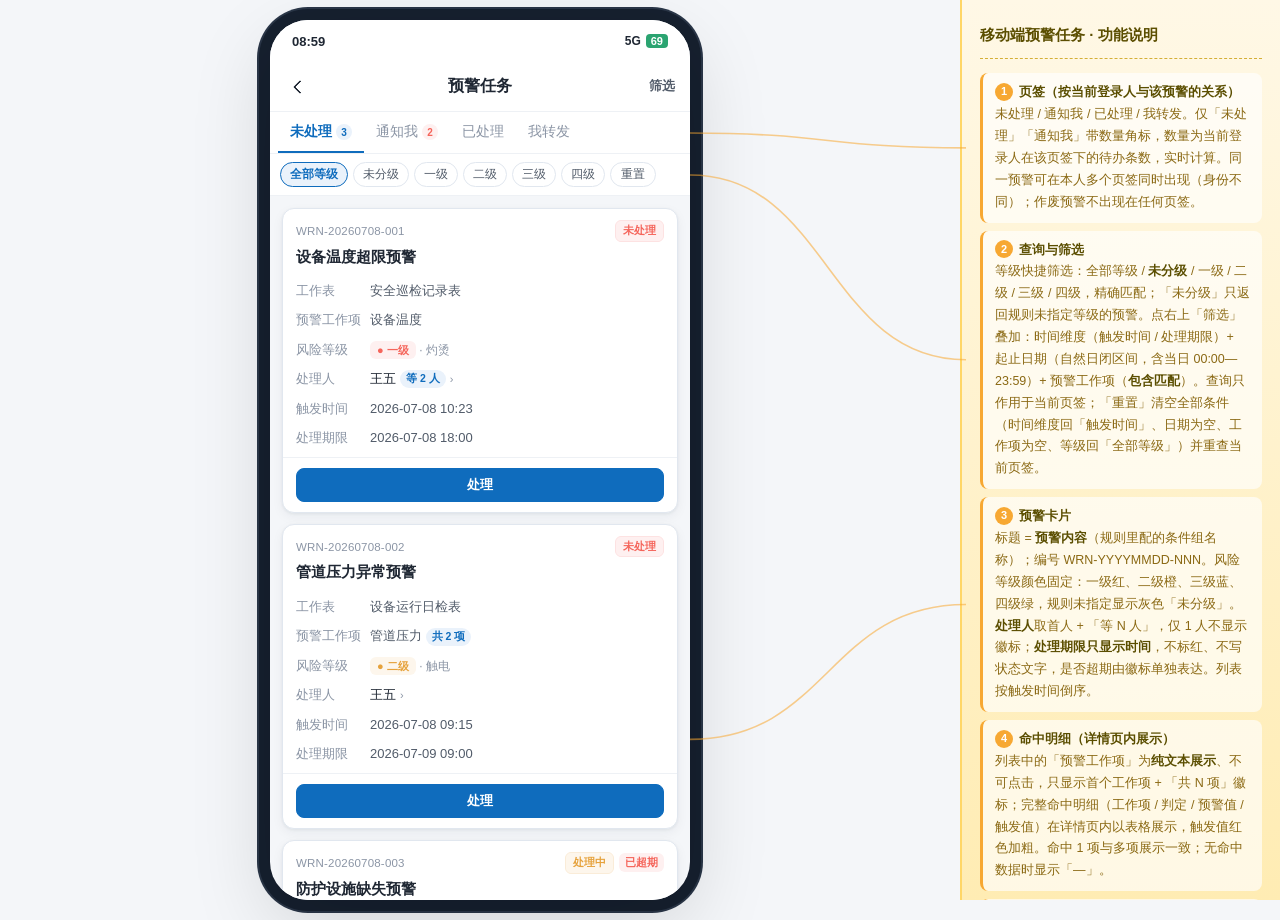
<file: warning-tasks.html>
<!--
  矿山安全预警管理系统 - 移动端「预警任务」原型（V3 对齐 PC 2026-10 版）
  ==================================================================
  本次修订：完全按「预警模块pc端原型一期.html」（page-warning-task）现行逻辑重做移动端
  · 编号 WRN-YYYYMMDD-NNN；预警内容 = 任务标题；预警工作项在列表中仅展示、不可点击
  · 页签：未处理 / 通知我 / 已处理 / 我转发（仅前两个带数量角标）
  · 未处理页签：点卡片与点「处理」按钮均进入处理页；列表卡片只有「处理」按钮
  · 处理页页脚 =「转办 + 提交」；转办弹出转办弹窗（组织架构选一人，单条限 1 次）
  · 列表分页：每次 3 条，底部「下拉加载更多」，加载完显示「没有更多了」
  · 查询：时间维度（触发时间 / 处理期限）+ 起止日期 + 预警工作项 + 风险等级（全部等级 / 未分级 / 一~四级）
  · 处理人多值：首人 + 等 N 人；点开「处理人明细」只列人不带日志
  · 状态按已提交人数计算（0 未处理 / 部分处理中 / 全部已完成）；超期徽标按当前登录人个人判定
  · 详情三模式共用一页：处理（编辑）/ 任务详情（只读）/ 个人处置详情（只读）
  · 转发：仅未处理且本人是处理人，单条限 1 次，组织架构选人，不能选自己
  · 处理日志为任务级，默认收起，按时间正序，只读留痕
  视觉：Fluent / 澄明工作台 —— 主色 #0F6CBD，字体 Segoe UI Variable Text / Noto Sans SC
-->
<!-- ASCII embed entry for cross-browser static hosting. -->
<!DOCTYPE html>
<html lang="zh-CN">
<head>
<meta charset="UTF-8">
<meta name="viewport" content="width=device-width, initial-scale=1.0, maximum-scale=1.0, user-scalable=no">
<title>矿山安全预警任务 · 移动端原型（对齐PC版）</title>
<style>
:root{
  --primary:#0F6CBD; --primary-dark:#0B5394; --primary-light:#EAF2FB;
  --danger:#F5655B; --warning:#E6A23C; --success:#2BA471; --info:#8B95A5;
  --t1:#1F2733; --t2:#515B69; --t3:#8B95A5;
  --border:#E1E7EF; --border-light:#EEF1F5;
  --bg:#F4F6F9; --white:#fff;
  --radius:10px;
  --shadow:0 1px 3px rgba(23,36,55,.06), 0 4px 12px rgba(23,36,55,.05);
}
*{margin:0;padding:0;box-sizing:border-box;-webkit-tap-highlight-color:transparent;}
body{
  font-family:"Segoe UI Variable Text","Segoe UI",-apple-system,BlinkMacSystemFont,"Noto Sans SC","Microsoft YaHei",sans-serif;
  font-size:14px;color:var(--t1);background:var(--bg);min-height:100vh;
}
button{font-family:inherit;}

/* ============ 布局 ============ */
.app-container{display:flex;min-height:100vh;align-items:flex-start;}
.main-panel{flex:1;display:flex;flex-direction:column;max-width:85%;}
.mobile-frame{
  width:420px;height:880px;background:var(--bg);margin:20px auto;border-radius:38px;
  box-shadow:0 25px 80px rgba(0,0,0,.15),0 0 0 11px #16202f,0 0 0 13px #2a3648;
  overflow:hidden;position:relative;display:flex;flex-direction:column;flex-shrink:0;
}
.phone-body{flex:1;overflow-y:auto;overflow-x:hidden;-webkit-overflow-scrolling:touch;position:relative;}
.phone-body::-webkit-scrollbar{width:0;}

/* 说明面板 */
.desc-panel{width:20%;min-width:320px;background:linear-gradient(180deg,#FFF8E6 0%,#FFECB3 100%);border-left:2px solid #FFD666;padding:22px 18px 60px;overflow-y:auto;font-size:12.5px;line-height:1.75;color:#7a5f10;height:100vh;position:sticky;top:0;}
.desc-panel h3{font-size:15px;font-weight:700;color:#5B4E00;margin-bottom:14px;padding-bottom:10px;border-bottom:1px dashed #D4AF37;}
.desc-panel h4{font-size:13px;font-weight:700;color:#6B5B00;margin:16px 0 8px;}
.desc-item{background:rgba(255,255,255,.65);border-radius:8px;padding:9px 12px;margin-bottom:8px;border-left:3px solid #F7A832;}
.desc-item .num{display:inline-flex;align-items:center;justify-content:center;width:18px;height:18px;background:#F7A832;color:#fff;border-radius:50%;font-size:11px;font-weight:700;margin-right:6px;vertical-align:1px;}
.desc-item b{color:#5B4E00;}
.desc-item .sub{color:#8B6914;}
.desc-key{display:inline-block;padding:0 5px;background:rgba(247,168,50,.22);border-radius:4px;font-size:11px;}

/* ============ 状态栏 / 导航 ============ */
.status-bar{height:42px;background:#fff;display:flex;align-items:center;justify-content:space-between;padding:0 22px;font-size:13px;font-weight:600;color:var(--t1);flex-shrink:0;}
.status-bar .sb-right{display:flex;align-items:center;gap:5px;font-size:12px;}
.sb-bat{font-size:11px;background:var(--success);color:#fff;padding:1px 5px;border-radius:4px;}
.nav-bar{height:50px;background:#fff;display:flex;align-items:center;padding:0 10px;gap:6px;border-bottom:1px solid var(--border-light);flex-shrink:0;}
.nav-btn{width:36px;height:36px;display:flex;align-items:center;justify-content:center;font-size:16px;color:var(--t2);border-radius:8px;cursor:pointer;flex-shrink:0;position:relative;}
.nav-btn:active{background:var(--border-light);}
.nav-back-icon{width:10px;height:10px;border-left:2px solid var(--t1);border-bottom:2px solid var(--t1);transform:rotate(45deg);margin-left:3px;border-radius:1px;}
.nav-title{flex:1;text-align:center;font-size:16px;font-weight:600;color:var(--t1);white-space:nowrap;overflow:hidden;text-overflow:ellipsis;}
.nav-dot{position:absolute;top:7px;right:7px;width:6px;height:6px;border-radius:50%;background:var(--primary);display:none;}

/* ============ 页签 ============ */
.tab-scroll{background:#fff;white-space:nowrap;overflow-x:auto;scrollbar-width:none;flex-shrink:0;}
.tab-scroll::-webkit-scrollbar{display:none;}
.tabs{display:flex;padding:0 8px;border-bottom:1px solid var(--border-light);}
.tab-item{padding:11px 12px 10px;font-size:13.5px;font-weight:500;color:var(--t3);cursor:pointer;border-bottom:2px solid transparent;flex-shrink:0;display:flex;align-items:center;gap:4px;transition:color .15s;}
.tab-item.active{color:var(--primary);font-weight:600;border-bottom-color:var(--primary);}
.tab-item .cnt{min-width:16px;height:16px;padding:0 4px;border-radius:8px;background:#FEF0F0;color:var(--danger);font-size:10px;font-weight:700;display:inline-flex;align-items:center;justify-content:center;}
.tab-item.active .cnt{background:var(--primary-light);color:var(--primary);}

/* ============ 筛选 ============ */
.filter-bar{background:#fff;padding:8px 10px;display:flex;gap:5px;align-items:center;overflow-x:auto;scrollbar-width:none;border-bottom:1px solid var(--border-light);flex-shrink:0;}
.filter-bar::-webkit-scrollbar{display:none;}
.chip{padding:4px 9px;border-radius:14px;font-size:11.5px;white-space:nowrap;cursor:pointer;border:1px solid var(--border);background:#fff;color:var(--t2);flex-shrink:0;transition:all .15s;}
.chip.active{background:var(--primary-light);border-color:var(--primary);color:var(--primary);font-weight:600;}
.chip.active.c1{background:#FEF0F0;border-color:var(--danger);color:var(--danger);}
.chip.active.c2{background:#FDF6EC;border-color:var(--warning);color:var(--warning);}
.chip.active.c3{background:var(--primary-light);border-color:var(--primary);color:var(--primary);}
.chip.active.c4{background:#F0F9EB;border-color:var(--success);color:var(--success);}
.chip.active.cn{background:#F4F4F5;border-color:var(--info);color:var(--info);}
.filter-more{display:flex;align-items:center;gap:4px;padding:4px 10px;border-radius:14px;font-size:11.5px;border:1px solid var(--border);background:#fff;color:var(--t2);cursor:pointer;flex-shrink:0;}
.filter-more.on{border-color:var(--primary);color:var(--primary);background:var(--primary-light);}
.active-summary{padding:0 14px 8px;background:#fff;font-size:11.5px;color:var(--t3);display:none;}

/* ============ 卡片列表 ============ */
.list-wrap{padding:12px 12px 90px;}
.wcard{background:#fff;border:1px solid var(--border);border-radius:12px;margin-bottom:11px;box-shadow:var(--shadow);overflow:hidden;}
.wcard:active{background:#fcfdff;}
.wc-top{display:flex;align-items:center;gap:6px;padding:11px 13px 0;}
.wc-id{font-size:11.5px;color:var(--t3);font-variant-numeric:tabular-nums;letter-spacing:.2px;}
.wc-flags{margin-left:auto;display:flex;align-items:center;gap:5px;}
.wc-title{padding:5px 13px 9px;font-size:15px;font-weight:600;color:var(--t1);line-height:1.35;}
.wc-body{padding:0 13px 4px;}
.row{display:flex;padding:5px 0;font-size:13px;line-height:1.5;align-items:flex-start;}
.row .k{color:var(--t3);width:74px;flex-shrink:0;}
.row .v{color:var(--t1);flex:1;min-width:0;word-break:break-word;}
.row .v.muted{color:var(--t2);}
.mini-badge{display:inline-block;padding:1px 6px;border-radius:9px;background:var(--primary-light);color:var(--primary);font-size:10.5px;font-weight:600;}
.cond-link{display:inline-flex;align-items:center;gap:4px;color:var(--t1);cursor:pointer;}
.cond-link .go{color:var(--t3);font-size:11px;}
.hit-tbl{width:100%;border-collapse:collapse;font-size:11.5px;table-layout:fixed;}
.hit-tbl th{text-align:left;font-weight:500;color:var(--t3);padding:4px 4px 5px;border-bottom:1px solid var(--border-light);white-space:nowrap;}
.hit-tbl td{padding:5px 4px;border-bottom:1px solid var(--border-light);color:var(--t2);word-break:break-all;vertical-align:top;}
.hit-tbl tr:last-child td{border-bottom:none;}
.hit-tbl td.act{color:var(--danger);font-weight:600;}
.wc-actions{display:flex;gap:8px;padding:10px 13px;border-top:1px solid var(--border-light);}
.btn{flex:1;height:34px;border-radius:8px;font-size:13px;font-weight:600;border:1px solid var(--border);background:#fff;color:var(--t2);display:flex;align-items:center;justify-content:center;gap:5px;cursor:pointer;transition:all .15s;}
.btn:active{opacity:.8;}
.btn.primary{background:var(--primary);border-color:var(--primary);color:#fff;}
.btn.ghost{background:#fff;border-color:var(--border);color:var(--t2);}
.btn.danger{background:var(--danger);border-color:var(--danger);color:#fff;}
.btn[disabled]{opacity:.5;cursor:not-allowed;}

/* 标签 */
.tag{display:inline-flex;align-items:center;padding:1px 7px;border-radius:6px;font-size:11px;font-weight:600;line-height:1.6;white-space:nowrap;}
.tag-danger{background:#FEF0F0;color:var(--danger);border:1px solid #FDE2E2;}
.tag-warning{background:#FDF6EC;color:var(--warning);border:1px solid #FAECD8;}
.tag-success{background:#F0F9EB;color:var(--success);border:1px solid #E1F3D8;}
.tag-info{background:#F4F4F5;color:var(--info);border:1px solid #E9E9EB;}
.tag-primary{background:var(--primary-light);color:var(--primary);border:1px solid #D9ECFF;}
.tag-lv{display:inline-flex;align-items:center;gap:3px;padding:1px 7px;border-radius:6px;font-size:11px;font-weight:600;}
.tag-lv.lv1{background:#FEF0F0;color:#F5655B;}
.tag-lv.lv2{background:#FDF6EC;color:#E6A23C;}
.tag-lv.lv3{background:#EAF2FB;color:#0F6CBD;}
.tag-lv.lv4{background:#F0F9EB;color:#2BA471;}
.tag-lv.lvn{background:#F4F4F5;color:#8B95A5;}
.ovd{display:inline-flex;align-items:center;padding:1px 6px;border-radius:6px;font-size:10.5px;font-weight:600;line-height:1.6;}
.ovd-late{background:#FEF0F0;color:var(--danger);}
.ovd-done{background:#FDF6EC;color:var(--warning);}

/* 空态 */
.empty{text-align:center;padding:70px 24px;color:var(--t3);}
.empty i{font-size:34px;opacity:.28;display:block;margin-bottom:12px;}
.empty p{font-size:13px;}
.empty .sub{font-size:11.5px;margin-top:6px;color:#a9b2bf;}

/* 加载更多 */
.load-more{text-align:center;padding:14px 0 6px;font-size:12px;color:var(--t3);cursor:pointer;}
.load-more:active{color:var(--primary);}
.load-more .spinner{display:inline-block;width:13px;height:13px;border:2px solid var(--border);border-top-color:var(--primary);border-radius:50%;vertical-align:-2px;margin-right:6px;animation:spin .7s linear infinite;}
@keyframes spin{to{transform:rotate(360deg);}}
.load-end{text-align:center;padding:10px 0 4px;font-size:11.5px;color:#a9b2bf;}

/* ============ 详情页 ============ */
.detail-wrap{padding:12px 12px 96px;}
.sec{background:#fff;border:1px solid var(--border);border-radius:12px;margin-bottom:11px;overflow:hidden;box-shadow:var(--shadow);}
.sec-head{display:flex;align-items:center;gap:6px;padding:11px 13px;border-bottom:1px solid var(--border-light);}
.sec-head .st{font-size:13.5px;font-weight:600;color:var(--t1);}
.sec-head .sm{margin-left:auto;font-size:11px;color:var(--t3);font-weight:400;}
.sec-body{padding:8px 13px 11px;}
.sec-body .row .k{width:82px;}
.zone{display:flex;align-items:center;gap:8px;padding:8px 12px;background:linear-gradient(90deg,#E8F4FF,rgba(232,244,255,0));border-left:3px solid var(--primary);margin-bottom:4px;}
.zone .zt{font-size:13px;font-weight:600;color:var(--primary-dark);}
.zone .zs{margin-left:auto;font-size:11px;color:var(--t3);font-weight:400;}

/* 处理人列表 */
.ass-row{padding:9px 0;border-bottom:1px solid var(--border-light);}
.ass-row:last-child{border-bottom:none;}
.ass-l1{display:flex;align-items:center;gap:6px;flex-wrap:wrap;}
.ass-name{font-size:13.5px;font-weight:600;color:var(--t1);}
.ass-from{font-size:10.5px;color:var(--t3);background:#F4F4F5;border-radius:9px;padding:1px 6px;}
.ass-l2{display:flex;align-items:center;gap:8px;margin-top:5px;font-size:11.5px;color:var(--t3);}
.ass-l2 .link{margin-left:auto;color:var(--primary);font-weight:600;cursor:pointer;}
.ass-l2 .nolink{color:#b6bec9;}

/* 处置区 */
.fgroup{margin-bottom:13px;}
.flabel{display:block;font-size:12.5px;font-weight:600;color:var(--t2);margin-bottom:6px;}
.flabel .req{color:var(--danger);margin-left:2px;}
.flabel .hint{font-weight:400;color:var(--t3);font-size:11px;margin-left:4px;}
.finput,.ftextarea{width:100%;padding:9px 11px;border:1px solid var(--border);border-radius:8px;font-size:13.5px;color:var(--t1);background:#fff;font-family:inherit;transition:border-color .15s;}
.finput:focus,.ftextarea:focus{outline:none;border-color:var(--primary);}
.ftextarea{resize:vertical;min-height:84px;line-height:1.65;}
.finput[readonly]{background:#F5F7FA;color:var(--t2);}
.fcounter{text-align:right;font-size:11px;color:var(--t3);margin-top:4px;}
.upload{border:1px dashed var(--border);border-radius:8px;padding:16px;text-align:center;color:var(--t3);font-size:12.5px;cursor:pointer;background:#FAFBFC;}
.upload:active{border-color:var(--primary);color:var(--primary);}
.upload i{font-size:20px;display:block;margin-bottom:6px;}
.thumbs{display:flex;gap:7px;flex-wrap:wrap;margin-top:8px;}
.thumb{width:58px;height:58px;border-radius:8px;background:#F0F9EB;border:1px solid #C9E9D5;display:flex;align-items:center;justify-content:center;position:relative;color:var(--success);font-size:17px;}
.thumb.is-attachment{background:#F1F6FE;border-color:#C9DBF0;color:var(--primary);}
.thumb .del{position:absolute;top:-6px;right:-6px;width:17px;height:17px;border-radius:50%;background:var(--danger);color:#fff;font-size:9px;display:flex;align-items:center;justify-content:center;cursor:pointer;}
.sig{border:1px dashed var(--border);border-radius:8px;height:78px;display:flex;align-items:center;justify-content:center;color:var(--t3);font-size:12.5px;cursor:pointer;background:#FAFBFC;}
.sig.signed{border-style:solid;border-color:var(--success);background:#F7FCF9;color:var(--success);}
.sig .sign{font-size:21px;font-style:italic;font-weight:700;letter-spacing:1px;}

/* 只读处置块 */
.dis-block{border:1px solid var(--border-light);border-radius:8px;padding:10px 12px;background:#FBFCFE;}
.dis-head{display:flex;align-items:center;gap:7px;flex-wrap:wrap;margin-bottom:7px;}
.dis-name{font-size:13px;font-weight:600;color:var(--t1);}
.dis-from{font-size:10.5px;color:var(--t3);background:#F4F4F5;border-radius:9px;padding:1px 6px;}
.dis-time{margin-left:auto;font-size:11px;color:var(--t3);}
.dis-label{font-size:11.5px;color:var(--t3);margin:7px 0 3px;}
.dis-text{font-size:12.5px;color:var(--t2);line-height:1.75;}
.dis-text .filechip{display:inline-block;padding:1px 7px;margin:0 4px 4px 0;background:#F4F4F5;border-radius:6px;font-size:11px;color:var(--t2);}
.dis-empty{font-size:12px;color:var(--t3);padding:10px 0;text-align:center;}

/* 日志 */
.log-bar{display:flex;align-items:center;gap:8px;padding:10px 12px;cursor:pointer;background:#F7F9FC;border-bottom:1px solid var(--border-light);}
.log-bar:active{background:#EEF3F9;}
.log-bar .lt{font-size:13px;font-weight:600;color:var(--t1);}
.log-bar .lm{font-size:11px;color:var(--t3);flex:1;text-align:right;}
.log-bar .lx{font-size:11.5px;color:var(--primary);font-weight:600;}
.log-box{padding:12px 13px 4px;display:none;}
.log-box.open{display:block;}
.log-item{position:relative;padding:0 0 14px 18px;border-left:1px solid var(--border);}
.log-item:last-child{border-left-color:transparent;padding-bottom:0;}
.log-dot{position:absolute;left:-4.5px;top:4px;width:8px;height:8px;border-radius:50%;background:var(--info);box-shadow:0 0 0 2px #fff;}
.log-item.t-submit .log-dot{background:var(--success);}
.log-item.t-forward .log-dot{background:var(--warning);}
.log-item.t-void .log-dot{background:#A8ABB2;}
.log-item.t-adjust .log-dot{background:var(--primary);}
.log-head{display:flex;align-items:center;gap:6px;flex-wrap:wrap;}
.log-time{font-size:11px;color:var(--t3);font-variant-numeric:tabular-nums;}
.log-actor{font-size:12.5px;font-weight:600;color:var(--t1);}
.log-role{font-size:10px;color:var(--t3);background:#F4F4F5;border-radius:9px;padding:1px 6px;}
.log-action{font-size:10px;padding:1px 6px;border-radius:9px;line-height:1.6;}
.a-system{background:#F4F4F5;color:var(--info);}
.a-forward{background:#FDF6EC;color:var(--warning);}
.a-submit{background:#F0F9EB;color:var(--success);}
.a-void{background:#F4F4F5;color:var(--info);}
.a-adjust{background:var(--primary-light);color:var(--primary);}
.log-detail{margin-top:4px;font-size:12px;color:var(--t2);line-height:1.7;}

/* 底部操作条 */
.foot-bar{display:flex;gap:9px;padding:10px 12px;background:rgba(255,255,255,.96);border-top:1px solid var(--border);position:sticky;bottom:0;flex-shrink:0;backdrop-filter:blur(6px);}
.foot-bar .btn{height:40px;border-radius:10px;font-size:14px;}

/* ============ 弹层 ============ */
.mask{position:absolute;inset:0;background:rgba(16,24,36,.45);z-index:900;display:none;align-items:flex-end;justify-content:center;}
.mask.show{display:flex;}
.sheet{background:#fff;width:100%;border-radius:16px 16px 0 0;max-height:88%;display:flex;flex-direction:column;animation:up .24s ease;overflow:hidden;}
@keyframes up{from{transform:translateY(100%);}to{transform:translateY(0);}}
.sheet-head{display:flex;align-items:center;padding:14px 16px;border-bottom:1px solid var(--border-light);flex-shrink:0;}
.sheet-head .st{font-size:15px;font-weight:700;color:var(--t1);}
.sheet-head .ss{font-size:11px;color:var(--t3);margin-left:8px;font-weight:400;}
.sheet-close{margin-left:auto;width:28px;height:28px;border-radius:50%;background:#F4F4F5;border:none;color:var(--t3);font-size:14px;cursor:pointer;display:flex;align-items:center;justify-content:center;}
.sheet-body{padding:14px 16px;overflow-y:auto;flex:1;}
.sheet-foot{padding:12px 16px;border-top:1px solid var(--border-light);display:flex;gap:9px;flex-shrink:0;}
.sheet-foot .btn{height:40px;border-radius:10px;}

/* 处理人明细表 */
.ass-tbl{width:100%;border-collapse:collapse;font-size:11.5px;}
.ass-tbl th{text-align:left;font-weight:500;color:var(--t3);padding:6px 5px;border-bottom:1px solid var(--border-light);white-space:nowrap;}
.ass-tbl td{padding:8px 5px;border-bottom:1px solid var(--border-light);color:var(--t2);vertical-align:middle;}
.ass-tbl td.nm{color:var(--t1);font-weight:600;white-space:nowrap;}
.ass-tbl td.s-未处理{color:var(--danger);font-weight:600;}
.ass-tbl td.s-已处理{color:var(--success);font-weight:600;}
.ass-tbl .link{color:var(--primary);font-weight:600;cursor:pointer;}
.ass-tbl .nolink{color:#b6bec9;}

/* 筛选表单 */
.frow{display:flex;gap:9px;align-items:center;margin-bottom:12px;}
.frow .finput{flex:1;min-width:0;}
.frow .sep{font-size:12px;color:var(--t3);flex-shrink:0;}
.lvl-picker{display:flex;flex-wrap:wrap;gap:7px;margin-bottom:14px;}

/* 组织架构 */
.org-search{display:flex;align-items:center;gap:7px;padding:8px 11px;border:1px solid var(--border);border-radius:8px;background:#FAFBFC;margin-bottom:10px;}
.org-search i{color:var(--t3);font-size:12px;}
.org-search input{border:none;background:transparent;outline:none;flex:1;font-size:13px;color:var(--t1);font-family:inherit;}
.org-tree{overflow:visible;border:1px solid var(--border-light);border-radius:8px;padding:6px;}
.org-dept{display:flex;align-items:center;gap:6px;padding:7px 8px;font-size:12.5px;font-weight:600;color:var(--t2);cursor:pointer;border-radius:6px;}
.org-dept .cnt2{margin-left:auto;font-size:10.5px;color:var(--t3);background:#F4F4F5;padding:0 6px;border-radius:8px;}
.org-people{padding:0 0 4px 10px;}
.org-person{display:flex;align-items:center;gap:7px;padding:8px 9px;font-size:13px;color:var(--t2);border-radius:7px;cursor:pointer;}
.org-person:active{background:var(--border-light);}
.org-person.active{background:var(--primary-light);color:var(--primary);font-weight:600;}
.org-person.self{color:#b6bec9;cursor:not-allowed;}
.org-person .me{margin-left:auto;font-size:10px;color:#c3cad4;background:#F4F4F5;padding:0 6px;border-radius:8px;}
.org-selected{margin-top:10px;font-size:12px;color:var(--t3);}
.org-selected b{color:var(--primary);}


/* 内联轻量图标（不依赖外部图标库） */
.sec-ico{width:3px;height:13px;border-radius:2px;background:var(--primary);flex-shrink:0;display:inline-block;}
.empty-ico{width:38px;height:38px;border:2px solid #dfe5ee;border-radius:10px;margin:0 auto 12px;position:relative;}
.empty-ico::after{content:"";position:absolute;left:7px;right:7px;top:12px;height:2px;background:#e6ebf2;border-radius:2px;box-shadow:0 7px 0 #e6ebf2;}
.ppl-dot{width:5px;height:5px;border-radius:50%;background:#c3ccd8;flex-shrink:0;}
.thumb-tx{font-size:10px;font-weight:700;letter-spacing:.5px;color:var(--success);}

/* Toast */
.toast-wrap{position:absolute;top:56px;left:50%;transform:translateX(-50%);z-index:1200;display:flex;flex-direction:column;gap:8px;width:88%;max-width:380px;pointer-events:none;}
.toast{padding:11px 15px;border-radius:9px;font-size:12.5px;font-weight:500;display:flex;align-items:center;gap:8px;box-shadow:0 6px 20px rgba(23,36,55,.14);animation:tin .25s ease;line-height:1.5;}
.toast.success{background:#F0F9EB;color:#1e6b43;border:1px solid #C9E9D5;}
.toast.error{background:#FEF0F0;color:#b03a32;border:1px solid #FDE2E2;}
.toast.info{background:var(--primary-light);color:#0B5394;border:1px solid #D9ECFF;}
.toast.warning{background:#FDF6EC;color:#96652a;border:1px solid #FAECD8;}
@keyframes tin{from{opacity:0;transform:translateY(-10px);}to{opacity:1;transform:translateY(0);}}

@media (max-width:960px){
  .app-container{flex-direction:column;}
  .main-panel{max-width:100%;}
  .desc-panel{display:none;}
  .mobile-frame{width:100%;height:auto;min-height:100vh;border-radius:0;box-shadow:none;margin:0;}
  .phone-body{overflow:visible;}
  .sheet{width:100%;}
}

/* 嵌入主原型的预警功能时，仅保留任务内容，移除示意外壳。 */
html.is-embedded,
body.is-embedded{
  width:100%;height:100%;min-height:0;overflow:hidden;
}
body.is-embedded{background:var(--bg);}
body.is-embedded .app-container{
  display:block;width:100%;height:100%;min-height:0;overflow:hidden;
}
body.is-embedded .main-panel{
  display:block;width:100%;height:100%;min-height:0;max-width:none;
}
body.is-embedded .mobile-frame{
  display:flex;width:100%;height:100%;min-height:0;margin:0;
  border-radius:0;box-shadow:none;
}
body.is-embedded .status-bar,
body.is-embedded .nav-bar,
body.is-embedded .desc-panel{display:none;}
body.is-embedded .phone-body{flex:1 1 auto;min-height:0;overflow-x:hidden;overflow-y:auto;}
html.is-description-only,body.is-description-only{width:100%;height:100%;min-height:0;overflow:hidden;}
body.is-description-only{background:#FFF9E9;}
body.is-description-only .app-container{display:block;width:100%;height:100%;min-height:0;}
body.is-description-only .main-panel,body.is-description-only .svg-overlay{display:none;}
body.is-description-only .desc-panel{
  display:block;position:static;width:100%;min-width:0;height:100%;padding:18px 16px 32px;
  border:0;background:linear-gradient(180deg,#FFF9E9 0%,#FFF2CC 100%);font-size:13px;line-height:1.72;
}
</style>
</head>
<body>

<div class="app-container">
  <div class="main-panel">
    <div class="mobile-frame">
      <div class="status-bar">
        <span>08:59</span>
        <span class="sb-right">5G <span class="sb-bat">69</span></span>
      </div>

      <div class="nav-bar">
        <div class="nav-btn" onclick="navBack()"><span class="nav-back-icon"></span></div>
        <div class="nav-title" id="navTitle">预警任务</div>
        <div class="nav-btn" id="navFilterBtn" onclick="openFilterSheet()">
          <span style="font-size:12.5px;font-weight:600;color:var(--t2)">筛选</span>
          <span class="nav-dot" id="navDot"></span>
        </div>
      </div>

      <div class="phone-body" id="phoneBody">
        <!-- 列表页 -->
        <div id="listPage">
          <div class="tab-scroll">
            <div class="tabs" id="tabContainer">
              <div class="tab-item active" data-tab="todo" onclick="switchTab('todo')">未处理<span class="cnt" id="cnt-todo">3</span></div>
              <div class="tab-item" data-tab="notify" onclick="switchTab('notify')">通知我<span class="cnt" id="cnt-notify">2</span></div>
              <div class="tab-item" data-tab="didProcess" onclick="switchTab('didProcess')">已处理</div>
              <div class="tab-item" data-tab="forwarded" onclick="switchTab('forwarded')">我转发</div>
            </div>
          </div>

          <div class="filter-bar" id="riskFilter">
            <div class="chip active" data-level="all" onclick="quickLevel(this)">全部等级</div>
            <div class="chip cn" data-level="none" onclick="quickLevel(this)">未分级</div>
            <div class="chip c1" data-level="一级" onclick="quickLevel(this)">一级</div>
            <div class="chip c2" data-level="二级" onclick="quickLevel(this)">二级</div>
            <div class="chip c3" data-level="三级" onclick="quickLevel(this)">三级</div>
            <div class="chip c4" data-level="四级" onclick="quickLevel(this)">四级</div>
            <div class="filter-more" id="filterMore" onclick="resetFilters()">重置</div>
          </div>
          <div class="active-summary" id="activeSummary"></div>

          <div class="list-wrap" id="warningList"></div>
        </div>

        <!-- 详情页 -->
        <div id="detailPage" style="display:none"></div>
      </div>

      <!-- 详情底部操作条（随模式变化） -->
      <div class="foot-bar" id="footBar" style="display:none"></div>

      <!-- 通用弹层（置于手机壳内，弹层与手机屏幕对齐） -->
      <div class="mask" id="mask" onclick="if(event.target===this)closeSheet()">
        <div class="sheet">
          <div class="sheet-head">
            <span class="st" id="sheetTitle">标题</span>
            <span class="ss" id="sheetSub"></span>
            <button class="sheet-close" onclick="closeSheet()">×</button>
          </div>
          <div class="sheet-body" id="sheetBody"></div>
          <div class="sheet-foot" id="sheetFoot"></div>
        </div>
      </div>
      <div class="toast-wrap" id="toastWrap"></div>
    </div><!-- /mobile-frame -->
  </div><!-- /main-panel -->

  <!-- ==================== 右侧功能说明 ==================== -->
  <div class="desc-panel" id="descPanel">
    <h3>移动端预警任务 · 功能说明</h3>
    <div class="desc-item" data-target="tabContainer"><span class="num">1</span><b>页签（按当前登录人与该预警的关系）</b><br>
      <span class="sub">未处理 / 通知我 / 已处理 / 我转发。仅「未处理」「通知我」带数量角标，数量为当前登录人在该页签下的待办条数，实时计算。同一预警可在本人多个页签同时出现（身份不同）；作废预警不出现在任何页签。</span></div>
    <div class="desc-item" data-target="riskFilter"><span class="num">2</span><b>查询与筛选</b><br>
      <span class="sub">等级快捷筛选：全部等级 / <b>未分级</b> / 一级 / 二级 / 三级 / 四级，精确匹配；「未分级」只返回规则未指定等级的预警。点右上「筛选」叠加：时间维度（触发时间 / 处理期限）+ 起止日期（自然日闭区间，含当日 00:00—23:59）+ 预警工作项（<b>包含匹配</b>）。查询只作用于当前页签；「重置」清空全部条件（时间维度回「触发时间」、日期为空、工作项为空、等级回「全部等级」）并重查当前页签。</span></div>
    <div class="desc-item" data-target="warningList"><span class="num">3</span><b>预警卡片</b><br>
      <span class="sub">标题 = <b>预警内容</b>（规则里配的条件组名称）；编号 WRN-YYYYMMDD-NNN。风险等级颜色固定：一级红、二级橙、三级蓝、四级绿，规则未指定显示灰色「未分级」。<b>处理人</b>取首人 + 「等 N 人」，仅 1 人不显示徽标；<b>处理期限只显示时间</b>，不标红、不写状态文字，是否超期由徽标单独表达。列表按触发时间倒序。</span></div>
    <div class="desc-item"><span class="num">4</span><b>命中明细（详情页内展示）</b><br>
      <span class="sub">列表中的「预警工作项」为<b>纯文本展示</b>、不可点击，只显示首个工作项 + 「共 N 项」徽标；完整命中明细（工作项 / 判定 / 预警值 / 触发值）在详情页内以表格展示，触发值红色加粗。命中 1 项与多项展示一致；无命中数据时显示「—」。</span></div>
    <div class="desc-item"><span class="num">5</span><b>状态与超期（两个独立维度）</b><br>
      <span class="sub"><b>状态</b>按「已提交处置人数 / 处理人总数」计算：0 → 未处理，部分 → 处理中，全部 → 已完成；仅 1 个处理人时不会出现「处理中」；作废不属于任务状态。<b>超期徽标</b>按当前登录人个人判定、不看整条任务：本人未提交且已过期 →「已超期」；本人已提交且提交时间晚于期限 →「超期完成」；按期完成或未到期不显示。</span></div>
    <div class="desc-item"><span class="num">6</span><b>处理人明细（点「处理人」进入）</b><br>
      <span class="sub">只列人、不带日志，用于核对「谁在办、办了没、几点交的」：姓名 / 来源角色类别 / 处置状态 / 提交时间 / 处理详情。顶部显示<b>派单快照时间</b>——处理人触发时解析并固化，组织架构后续变动不影响本条。解析不到人员的预警属「分派异常」，不进任何页签，只在 PC 端「预警信息表统计」由企业管理员指派。</span></div>
    <h4>详情三种模式（同一套内容，按入口切换）</h4>
    <div class="desc-item"><span class="num">7</span><b>处理（编辑）</b><br><span class="sub">「未处理」页签下，<b>点卡片任意位置与点「处理」按钮行为一致</b>，均进入处理页。内容：基础信息（处理人只读显示全部）+ 命中明细 + 本人处置填写 + 处理日志。<b>不显示处理人列表</b>，不暴露他人处置进度。页脚「转办 / 提交」。</span></div>
    <div class="desc-item"><span class="num">8</span><b>任务详情（只读）</b><br><span class="sub">「通知我 / 已处理 / 我转发」页签点卡片或「查看」进入。基础信息 + 命中明细 + <b>处理人列表</b> + 处理日志，<b>无处置区</b>，页脚只有「关闭」。</span></div>
    <div class="desc-item"><span class="num">9</span><b>个人处置详情（只读）</b><br><span class="sub">从处理人明细点「查看」进入。只展示该处理人的处置内容（处理情况 / 附件 / 电子签字 / 提交时间），<b>不含处理人列表、不含日志</b>，页脚「返回」回到上一层。已提交内容不可编辑、不可重新提交。</span></div>
    <h4>填写与提交</h4>
    <div class="desc-item"><span class="num">10</span><b>处理情况 / 附件 / 签字</b><br>
      <span class="sub">处理情况必填、≤500 字、trim 后非空，提交后不可修改；整改照片/附件<b>选填</b>、≤9 个、单个 ≤10MB、限 jpg/jpeg/png/pdf，提交后不可删除；实际处理人与实际处理时间<b>只读</b>，由服务端在提交时写入，未提交显示「提交处置时自动记录」；电子签字必填，未签不可提交。</span></div>
    <div class="desc-item"><span class="num">11</span><b>转办规则</b><br>
      <span class="sub">入口在<b>处理页页脚「转办」按钮</b>（列表卡片不再放转发按钮），仅「未处理」且当前登录人是处理人时显示；从组织架构选<b>一名</b>具体人员、不能选自己；转办说明选填 ≤200 字。<b>单条预警只允许转办 1 次</b>，已转办的处理页页脚只剩「提交」；转办后原处理人退出该任务并在「我转发」页签留痕，写入一条「转办预警」日志。</span></div>
    <div class="desc-item"><span class="num">12</span><b>处理日志</b><br>
      <span class="sub">日志是<b>任务级</b>的，只出现在「处理」与「任务详情」两处，「个人处置详情」不重复出现。默认收起，点标题行展开；按时间正序，记录触发 / 处理 / 转发 / 调整处理人 / 作废五类节点，含操作人及其角色，只读不可删改。</span></div>
    <div class="desc-item"><span class="num">13</span><b>提交流转</b><br>
      <span class="sub">提交后本人处置状态置为已处理并写入提交时间；<b>全部处理人已提交 → 任务转「已完成」并从待办消失</b>，部分提交则任务转「处理中」仍留在「未处理」。提交按钮点击后置灰防重，同一处理人同一预警幂等。</span></div>
    <h4>样式规范</h4>
    <div class="desc-item">主色 #0F6CBD（选中 / 主按钮）· 危险 #F5655B（预警 / 超期 / 未处理）· 警示 #E6A23C（处理中 / 超期完成）· 成功 #2BA471（已完成）。字体 Segoe UI Variable Text / Noto Sans SC。圆角：卡片 12 / 按钮 8-10 / 弹层 16。</div>
    <div class="desc-item"><span class="num">14</span><b>下拉加载更多</b><br>
      <span class="sub">列表按每次 <b>3 条</b> 分页渲染（约一屏），底部显示「下拉加载更多」；滚动到底部自动追加下一批（带加载中动画），全部加载完显示「— 没有更多了 —」。切换页签、筛选、重置都会回到第一页。</span></div>
  </div>

  <svg class="svg-overlay" id="svgLines" style="position:absolute;top:0;left:0;width:100%;height:100%;pointer-events:none;z-index:50;"></svg>
</div>

<script>
/* =========================================================
   数据层：与 PC 端 page-warning-task / detailData / assigneeData
   / disposalData / logData 一一对应
   ========================================================= */
const TASKS = [
  {
    id:'WRN-20260708-001', sheet:'安全巡检记录表', content:'设备温度超限预警',
    level:'一级', type:'灼烫', time:'2026-07-08 10:23', due:'2026-07-08 18:00', dueDanger:true,
    mine:['todo','notify'], forwarded:false, snapshot:'2026-07-08 10:23', ovd:'',
    items:[{name:'设备温度',judge:'大于',thr:'80°C',act:'85°C'}],
    assignees:[
      {name:'王五',from:'表单提交人',status:'未处理',time:'—'},
      {name:'李国强',from:'预警所在事事号的负责人',status:'未处理',time:'—'}],
    records:{},
    logs:[{at:'2026-07-08 10:23',actor:'系统',role:'系统',type:'system',action:'触发预警',detail:'设备温度超限预警 · 命中 1 个工作项'}]
  },
  {
    id:'WRN-20260708-002', sheet:'设备运行日检表', content:'管道压力异常预警',
    level:'二级', type:'触电', time:'2026-07-08 09:15', due:'2026-07-09 09:00', dueDanger:false,
    mine:['todo'], forwarded:false, snapshot:'2026-07-08 09:15', ovd:'',
    items:[{name:'管道压力',judge:'大于',thr:'3.0MPa',act:'3.2MPa'},
           {name:'设备状态',judge:'等于',thr:'故障',act:'故障'}],
    assignees:[{name:'王五',from:'表单提交人的部门负责人',status:'未处理',time:'—'}],
    records:{},
    logs:[{at:'2026-07-08 09:15',actor:'系统',role:'系统',type:'system',action:'触发预警',detail:'管道压力异常预警 · 命中 2 个工作项'}]
  },
  {
    id:'WRN-20260708-003', sheet:'隐患排查治理表', content:'防护设施缺失预警',
    level:'一级', type:'高处坠落', time:'2026-07-07 16:00', due:'2026-07-07 18:00', dueDanger:true,
    mine:['todo'], forwarded:false, snapshot:'2026-07-07 16:00', ovd:'已超期',
    items:[{name:'防护栏状态',judge:'等于',thr:'缺失',act:'缺失'}],
    assignees:[
      {name:'赵六',from:'预警所在事事号的管理员',status:'未处理',time:'—'},
      {name:'孙立',from:'预警所在事事号的成员',status:'已处理',time:'2026-07-07 17:40'}],
    records:{'孙立':{content:'已补装防护栏并加固立柱，现场复测合格，防护高度 1.2m 符合要求。',photos:['整改照片.jpg'],attachments:['复测记录.pdf'],signed:'孙立',time:'2026-07-07 17:40'}},
    logs:[{at:'2026-07-07 16:00',actor:'系统',role:'系统',type:'system',action:'触发预警',detail:'防护设施缺失预警 · 命中 1 个工作项'},
          {at:'2026-07-07 17:40',actor:'孙立',role:'预警所在事事号的成员',type:'submit',action:'处理预警',detail:'已提交处置（已补装防护栏并加固）'}]
  },
  {
    id:'WRN-20260707-005', sheet:'设备运行日检表', content:'接地电阻超标预警',
    level:'二级', type:'触电', time:'2026-07-06 11:00', due:'2026-07-06 15:00', dueDanger:false,
    mine:['notify','didProcess'], forwarded:false, snapshot:'2026-07-06 11:00', ovd:'超期完成',
    items:[{name:'接地电阻',judge:'大于',thr:'4Ω',act:'6Ω'}],
    assignees:[
      {name:'孙立',from:'表单提交人',status:'已处理',time:'2026-07-06 15:30'},
      {name:'周伟',from:'预警所在事事号的成员',status:'已处理',time:'2026-07-06 16:10'}],
    records:{
      '孙立':{content:'已更换接地极并复测接地电阻，作业过程无异常。',photos:[],attachments:['检测记录.pdf'],signed:'孙立',time:'2026-07-06 15:30'},
      '周伟':{content:'现场复核接地电阻 2.8Ω，符合要求，同意闭环。',photos:['复核照片.jpg'],attachments:[],signed:'周伟',time:'2026-07-06 16:10'}},
    logs:[{at:'2026-07-06 11:00',actor:'系统',role:'系统',type:'system',action:'触发预警',detail:'接地电阻超标预警 · 命中 1 个工作项'},
          {at:'2026-07-06 15:30',actor:'孙立',role:'表单提交人',type:'submit',action:'处理预警',detail:'已提交处置（已更换接地极并复测）'},
          {at:'2026-07-06 16:10',actor:'周伟',role:'预警所在事事号的成员',type:'submit',action:'处理预警',detail:'已提交处置（现场复核合格）'}]
  },
  {
    id:'WRN-20260707-006', sheet:'隐患排查治理表', content:'物料堆放超高预警',
    level:'三级', type:'物体打击', time:'2026-07-05 15:00', due:'2026-07-06 15:00', dueDanger:false,
    mine:['didProcess'], forwarded:false, snapshot:'2026-07-05 15:00', ovd:'',
    items:[{name:'堆垛高度',judge:'大于',thr:'2m',act:'2.5m'}],
    assignees:[{name:'孙立',from:'预警所在事事号的成员',status:'已处理',time:'2026-07-05 16:00'}],
    records:{'孙立':{content:'已重新码放，堆垛高度降至 2.5m 并加设防倾倒措施。',photos:['整改后照片.jpg'],attachments:[],signed:'孙立',time:'2026-07-05 16:00'}},
    logs:[{at:'2026-07-05 15:00',actor:'系统',role:'系统',type:'system',action:'触发预警',detail:'物料堆放超高预警 · 命中 1 个工作项'},
          {at:'2026-07-05 16:00',actor:'孙立',role:'预警所在事事号的成员',type:'submit',action:'处理预警',detail:'已提交处置（重新码放并加设防倾倒措施）'}]
  },
  {
    id:'WRN-20260708-008', sheet:'安全巡检记录表', content:'高温区域标识缺失预警',
    level:'一级', type:'灼烫', time:'2026-07-08 11:00', due:'2026-07-08 18:00', dueDanger:false,
    mine:['didProcess'], forwarded:false, snapshot:'2026-07-08 11:00', ovd:'',
    items:[{name:'警示标识状态',judge:'等于',thr:'缺失',act:'缺失'}],
    assignees:[{name:'王五',from:'表单提交人',status:'已处理',time:'2026-07-08 11:46'}],
    records:{'王五':{content:'已补挂「当心高温」警示标识 2 处，位置符合要求。',photos:['现场照片.jpg'],attachments:[],signed:'王五',time:'2026-07-08 11:46'}},
    logs:[{at:'2026-07-08 11:00',actor:'系统',role:'系统',type:'system',action:'触发预警',detail:'高温区域标识缺失预警 · 命中 1 个工作项'},
          {at:'2026-07-08 11:46',actor:'王五',role:'预警所在事事号的成员',type:'submit',action:'处理预警',detail:'已提交处置（已补挂警示标识 2 处）'}]
  },
  {
    id:'WRN-20260708-010', sheet:'设备运行日检表', content:'管道泄漏预警',
    level:'一级', type:'灼烫', time:'2026-07-08 09:45', due:'2026-07-08 15:00', dueDanger:false,
    mine:['didProcess'], forwarded:false, snapshot:'2026-07-08 09:45', ovd:'',
    items:[{name:'管道压力',judge:'小于',thr:'1.0MPa',act:'0.6MPa'}],
    assignees:[{name:'李国强',from:'预警所在事事号的负责人',status:'已处理',time:'2026-07-08 10:40'}],
    records:{'李国强':{content:'已更换法兰密封垫并试压合格，无渗漏。',photos:[],attachments:['检修记录.pdf'],signed:'李国强',time:'2026-07-08 10:40'}},
    logs:[{at:'2026-07-08 09:45',actor:'系统',role:'系统',type:'system',action:'触发预警',detail:'管道泄漏预警 · 命中 1 个工作项'},
          {at:'2026-07-08 10:40',actor:'李国强',role:'预警所在事事号的负责人',type:'submit',action:'处理预警',detail:'已提交处置（已更换法兰密封垫并试压合格）'}]
  },
  {
    id:'WRN-20260706-009', sheet:'安全巡检记录表', content:'噪音超标预警',
    level:'二级', type:'触电', time:'2026-07-06 09:40', due:'2026-07-07 10:00', dueDanger:false,
    mine:['forwarded'], forwarded:true, snapshot:'2026-07-06 09:40', ovd:'',
    items:[{name:'噪音值',judge:'大于',thr:'85分贝',act:'92分贝'}],
    assignees:[{name:'李国强',from:'转发自 陈海波',status:'已处理',time:'2026-07-06 10:45'}],
    records:{'李国强':{content:'已加装隔声罩并复测噪音 82 分贝，达标。',photos:[],attachments:['复测记录.pdf'],signed:'李国强',time:'2026-07-06 10:45'}},
    logs:[{at:'2026-07-06 09:40',actor:'系统',role:'系统',type:'system',action:'触发预警',detail:'噪音超标预警 · 命中 1 个工作项'},
          {at:'2026-07-06 10:30',actor:'陈海波',role:'预警所在事事号的负责人',type:'forward',action:'转发预警',detail:'转交给 李国强（转办说明：该隐患由我牵头，转交复核处理）'},
          {at:'2026-07-06 10:45',actor:'李国强',role:'转发自 陈海波',type:'submit',action:'处理预警',detail:'已提交处置（已加装隔声罩并复测噪音 82 分贝）'}]
  }
];

const TAB_NAME = { todo:'未处理', notify:'通知我', didProcess:'已处理', forwarded:'我转发' };

const ORG = [
  {dept:'安全监察部', people:['张建国','王五','李国强']},
  {dept:'生产技术部', people:['陈海波','周伟','孙立']},
  {dept:'机电队',     people:['赵六','刘海涛']}
];

/* =========================================================
   状态层
   ========================================================= */
let currentTab = 'todo';
let filters = { level:'all', dim:'触发时间', from:'', to:'', kw:'' };
let view = { mode:'list', taskId:null, person:null, backToSheet:false };
let form = { note:'', photos:[], attachments:[], signed:'' };

const $ = id => document.getElementById(id);
const getTask = id => TASKS.find(t => t.id === id);

function lvClass(lv){ return ({'一级':'lv1','二级':'lv2','三级':'lv3','四级':'lv4'})[lv] || 'lvn'; }
function lvText(lv){ return lv || '未分级'; }

/* 状态：按已提交 / 总人数 */
function statusOf(t){
  const total = t.assignees.length;
  const done = t.assignees.filter(a => a.status === '已处理').length;
  if (done === 0) return '未处理';
  if (done >= total) return '已完成';
  return '处理中';
}
function statusTag(s){
  const cls = s === '未处理' ? 'tag-danger' : (s === '处理中' ? 'tag-warning' : 'tag-success');
  return `<span class="tag ${cls}">${s}</span>`;
}
function ovdTag(o){
  if (!o) return '';
  return `<span class="ovd ${o === '已超期' ? 'ovd-late' : 'ovd-done'}">${o}</span>`;
}
/* 当前登录人在本条中的身份（第一条未处理记录视为本人） */
function myAssignee(t){
  return t.assignees.find(a => a.status === '未处理') || t.assignees[0];
}
function nowStr(){
  const d = new Date(), p = n => String(n).padStart(2,'0');
  return `${d.getFullYear()}-${p(d.getMonth()+1)}-${p(d.getDate())} ${p(d.getHours())}:${p(d.getMinutes())}`;
}

/* =========================================================
   列表
   ========================================================= */
function rowsOfTab(tab){
  return TASKS.filter(t => t.mine.includes(tab));
}
function applyFilter(rows){
  return rows.filter(t => {
    if (filters.level !== 'all'){
      if (filters.level === 'none' ? !!t.level : t.level !== filters.level) return false;
    }
    if (filters.kw){
      const kw = filters.kw.trim();
      if (kw && !t.items.some(i => i.name.indexOf(kw) > -1)) return false;
    }
    if (filters.from || filters.to){
      const base = (filters.dim === '处理期限' ? t.due : t.time).slice(0,10);
      if (filters.from && base < filters.from) return false;
      if (filters.to && base > filters.to) return false;
    }
    return true;
  });
}

/* ---- 分页加载：一屏展示几条，底部「下拉加载更多」 ---- */
const PAGE_SIZE = 3;          // 每屏展示条数
let shownCount = 0;           // 当前已渲染条数
let loadingMore = false;      // 防抖：加载中不重复触发

function loaderHTML(total){
  if (shownCount < total) return `<div class="load-more" id="loadMore">下拉加载更多</div>`;
  return `<div class="load-end">— 没有更多了 —</div>`;
}

function renderList(){
  let rows = applyFilter(rowsOfTab(currentTab));
  const box = $('warningList');
  shownCount = 0;
  if (!rows.length){
    box.innerHTML = `<div class="empty"><div class="empty-ico"></div><p>该分类下暂无预警任务</p><p class="sub">切换页签或清空筛选条件后重试</p></div>`;
  } else {
    const first = rows.slice(0, PAGE_SIZE);
    box.innerHTML = first.map(cardHTML).join('') + loaderHTML(rows.length);
    shownCount = first.length;
    maybeAutoLoad(rows.length);
  }
  refreshCounts();
  updateFilterHint();
}

/* 内容不足一屏且还有数据时自动补一页，保证「下拉加载更多」始终在可滚动位置 */
function maybeAutoLoad(total){
  const body = $('phoneBody');
  if (view.mode === 'list' && shownCount < total && body.scrollHeight <= body.clientHeight){
    loadMore(total);
  }
}

function loadMore(total){
  if (view.mode !== 'list' || loadingMore) return;
  const rows = applyFilter(rowsOfTab(currentTab));
  if (shownCount >= rows.length) return;
  total = total || rows.length;
  loadingMore = true;
  const lm = $('loadMore');
  if (lm) lm.innerHTML = `<span class="spinner"></span>加载中...`;
  // 模拟网络请求
  setTimeout(() => {
    const next = rows.slice(shownCount, shownCount + PAGE_SIZE);
    const old = $('loadMore');
    if (old) old.remove();
    const box = $('warningList');
    box.insertAdjacentHTML('beforeend', next.map(cardHTML).join('') + loaderHTML(total));
    shownCount += next.length;
    loadingMore = false;
    maybeAutoLoad(total);
  }, 600);
}

/* 滚动到底部触发加载更多 */
$('phoneBody').addEventListener('scroll', () => {
  if (view.mode !== 'list') return;
  const body = $('phoneBody');
  if (body.scrollTop + body.clientHeight >= body.scrollHeight - 60) loadMore();
});

function cardHTML(t){
  const st = statusOf(t);
  const isTodo = (currentTab === 'todo');
  const first = t.assignees[0].name;

  // 列表只保留一个按钮：未处理页签=处理（进处理页），其余页签=查看（进任务详情）
  const actions = isTodo
    ? `<div class="btn primary" onclick="event.stopPropagation();openDetail('${t.id}','edit')">处理</div>`
    : `<div class="btn ghost" onclick="event.stopPropagation();openDetail('${t.id}','task')">查看</div>`;

  // 未处理页签：点卡片任意空白处与点「处理」按钮一致，均进入处理页
  return `<div class="wcard" onclick="openDetail('${t.id}','${isTodo ? 'edit' : 'task'}')">
    <div class="wc-top">
      <span class="wc-id">${t.id}</span>
      <span class="wc-flags">${statusTag(st)}${ovdTag(t.ovd)}</span>
    </div>
    <div class="wc-title">${t.content}</div>
    <div class="wc-body">
      <div class="row"><span class="k">工作表</span><span class="v muted">${t.sheet}</span></div>
      <div class="row"><span class="k">预警工作项</span><span class="v muted">
        ${t.items.length ? t.items[0].name : '—'}
        ${t.items.length > 1 ? ` <span class="mini-badge">共 ${t.items.length} 项</span>` : ''}
      </span></div>
      <div class="row"><span class="k">风险等级</span><span class="v">
        <span class="tag-lv ${lvClass(t.level)}">● ${lvText(t.level)}</span>
        ${t.type ? `<span style="color:var(--t3);font-size:12px;"> · ${t.type}</span>` : ''}</span></div>
      <div class="row"><span class="k">处理人</span><span class="v">
        <span class="cond-link" onclick="event.stopPropagation();openAssigneeSheet('${t.id}')">
          ${first}${t.assignees.length > 1 ? ` <span class="mini-badge">等 ${t.assignees.length} 人</span>` : ''}
          <span class="go">›</span>
        </span></span></div>
      <div class="row"><span class="k">触发时间</span><span class="v muted">${t.time}</span></div>
      <div class="row"><span class="k">处理期限</span><span class="v muted">${t.due}</span></div>
    </div>
    <div class="wc-actions">${actions}</div>
  </div>`;
}

function hitTable(t){
  if (!t.items.length) return `<div style="font-size:11.5px;color:var(--t3);padding:4px 0;">无命中数据</div>`;
  return `<table class="hit-tbl">
    <thead><tr><th style="width:34%">工作项</th><th style="width:16%">判定</th><th style="width:22%">预警值</th><th style="width:28%">触发值</th></tr></thead>
    <tbody>${t.items.map(i => `<tr><td>${i.name}</td><td>${i.judge}</td><td>${i.thr}</td><td class="act">${i.act}</td></tr>`).join('')}</tbody>
  </table>`;
}

function refreshCounts(){
  $('cnt-todo').textContent = rowsOfTab('todo').length;
  $('cnt-notify').textContent = rowsOfTab('notify').length;
}

function switchTab(tab){
  currentTab = tab;
  document.querySelectorAll('.tab-item').forEach(el => el.classList.toggle('active', el.dataset.tab === tab));
  renderList();
  $('phoneBody').scrollTop = 0;
}

/* 等级快捷筛选 */
function quickLevel(el){
  document.querySelectorAll('.filter-bar .chip').forEach(c => c.classList.remove('active'));
  el.classList.add('active');
  filters.level = el.dataset.level;
  syncFilterSheetLevel();
  renderList();
  $('phoneBody').scrollTop = 0;
}

/* 筛选条件摘要 + 入口红点 */
function updateFilterHint(){
  const parts = [];
  if (filters.level !== 'all') parts.push(filters.level === 'none' ? '未分级' : filters.level + '风险');
  if (filters.from || filters.to) parts.push(`${filters.dim} ${filters.from || '不限'} 至 ${filters.to || '不限'}`);
  if (filters.kw) parts.push(`工作项含「${filters.kw}」`);
  const s = $('activeSummary');
  s.style.display = parts.length ? 'block' : 'none';
  s.textContent = parts.length ? '当前筛选：' + parts.join(' · ') + '（点击「重置」可清空）' : '';
  $('navDot').style.display = (filters.from || filters.to || filters.kw) ? 'block' : 'none';
  $('filterMore').classList.toggle('on', !!(filters.from || filters.to || filters.kw));
}

/* =========================================================
   弹层
   ========================================================= */
let sheetLevel = 'all';
function openSheet(title, sub, body, foot){
  $('sheetTitle').textContent = title;
  $('sheetSub').textContent = sub || '';
  $('sheetBody').innerHTML = body;
  $('sheetFoot').innerHTML = foot || '';
  $('sheetFoot').style.display = foot ? 'flex' : 'none';
  $('mask').classList.add('show');
}
function closeSheet(){ $('mask').classList.remove('show'); }

/* 处理人明细（只列人不带日志） */
function openAssigneeSheet(id){
  const t = getTask(id);
  const rows = t.assignees.map(a => {
    const act = a.status === '已处理'
      ? `<span class="link" onclick="closeSheet();openDetail('${t.id}','person','${a.name}')">查看</span>`
      : `<span class="nolink">未提交</span>`;
    return `<tr>
      <td class="nm">${a.name}</td>
      <td style="font-size:10.5px;color:var(--t3)">${a.from}</td>
      <td class="s-${a.status}">${a.status}</td>
      <td style="white-space:nowrap">${a.time === '—' ? '—' : a.time.slice(5)}</td>
      <td>${act}</td></tr>`;
  }).join('');
  openSheet('处理人明细', t.id,
    `<div style="font-size:11.5px;color:var(--t3);margin-bottom:9px;">
       派单快照时间：<b style="color:var(--t2)">${t.snapshot}</b>　·　共 ${t.assignees.length} 人
     </div>
     <table class="ass-tbl">
       <thead><tr><th>处理人</th><th>来源角色类别</th><th>状态</th><th>提交时间</th><th>详情</th></tr></thead>
       <tbody>${rows}</tbody>
     </table>
     <div style="font-size:11px;color:var(--t3);line-height:1.7;margin-top:10px;background:#F7F9FC;padding:8px 10px;border-radius:8px;">
       处理人为触发时按角色类别解析出的真实人员并<b>快照固化</b>，组织架构后续变动不影响本条任务。
       每人独立提交、互不覆盖；点「查看」进入该人的个人处置详情（不含日志）。
     </div>`,
    `<div class="btn ghost" onclick="closeSheet()">关闭</div>`);
}

/* 筛选面板 */
function openFilterSheet(){
  sheetLevel = filters.level;
  const body = `
    <div class="fgroup">
      <label class="flabel">时间维度</label>
      <select class="finput" id="fDim">
        <option ${filters.dim==='触发时间'?'selected':''}>触发时间</option>
        <option ${filters.dim==='处理期限'?'selected':''}>处理期限</option>
      </select>
    </div>
    <div class="fgroup">
      <label class="flabel">日期范围<span class="hint">按自然日闭区间</span></label>
      <div class="frow">
        <input class="finput" type="date" id="fFrom" value="${filters.from}">
        <span class="sep">至</span>
        <input class="finput" type="date" id="fTo" value="${filters.to}">
      </div>
    </div>
    <div class="fgroup">
      <label class="flabel">预警工作项<span class="hint">包含匹配</span></label>
      <input class="finput" id="fKw" value="${filters.kw}" placeholder="输入工作项名称关键字">
    </div>
    <div class="fgroup" style="margin-bottom:4px;">
      <label class="flabel">风险等级</label>
      <div class="lvl-picker" id="lvlPicker">
        ${lvlChip('all','全部等级','')}
        ${lvlChip('none','未分级','cn')}
        ${lvlChip('一级','一级','c1')}
        ${lvlChip('二级','二级','c2')}
        ${lvlChip('三级','三级','c3')}
        ${lvlChip('四级','四级','c4')}
      </div>
    </div>`;
  const foot = `<div class="btn ghost" onclick="resetFilters()">重置</div>
                <div class="btn primary" onclick="applyFilters()">查询</div>`;
  openSheet('筛选', '仅作用于当前页签', body, foot);
}
function lvlChip(v,label,cls){
  return `<div class="chip ${cls} ${sheetLevel===v?'active':''}" data-lv="${v}" onclick="pickSheetLevel(this)">${label}</div>`;
}
function pickSheetLevel(el){
  document.querySelectorAll('#lvlPicker .chip').forEach(c => c.classList.remove('active'));
  el.classList.add('active');
  sheetLevel = el.dataset.lv;
}
function syncFilterSheetLevel(){
  document.querySelectorAll('#lvlPicker .chip').forEach(c => c.classList.toggle('active', c.dataset.lv === filters.level));
}
function applyFilters(){
  const dim = $('fDim') ? $('fDim').value : '触发时间';
  const from = $('fFrom') ? $('fFrom').value : '';
  const to = $('fTo') ? $('fTo').value : '';
  const kw = $('fKw') ? $('fKw').value.trim() : '';
  if (from && to && from > to){ toast('error','开始日期不能晚于结束日期'); return; }
  filters = { level: sheetLevel, dim, from, to, kw };
  document.querySelectorAll('.filter-bar .chip').forEach(c => c.classList.toggle('active', c.dataset.level === filters.level));
  closeSheet();
  renderList();
  $('phoneBody').scrollTop = 0;
  toast('info','已按当前条件刷新「' + TAB_NAME[currentTab] + '」');
}
function resetFilters(){
  filters = { level:'all', dim:'触发时间', from:'', to:'', kw:'' };
  sheetLevel = 'all';
  closeSheet();
  document.querySelectorAll('.filter-bar .chip').forEach(c => c.classList.toggle('active', c.dataset.level === 'all'));
  renderList();
  toast('info','筛选条件已重置');
}

/* 转办（组织架构选一人） */
let fwPick = '', fwTaskId = null;
function openForwardSheet(id){
  const t = getTask(id);
  fwTaskId = id; fwPick = '';
  const body = `
    <div style="background:#FDF6EC;border:1px dashed #FAECD8;border-radius:8px;padding:9px 11px;font-size:11.5px;color:#96652a;line-height:1.7;margin-bottom:13px;">
      仅「未处理」状态且本人是处理人时可转办；<b>单条预警只允许转办 1 次</b>，转办后原处理人退出该任务，本条在「我转发」留痕。
    </div>
    <div class="org-search">
      <input id="orgKw" placeholder="搜索姓名..." oninput="renderOrg(this.value)">
    </div>
    <div class="org-tree" id="orgTree"></div>
    <div class="org-selected">已选择：<b id="orgPicked">未选择</b></div>
    <div class="fgroup" style="margin-top:14px;">
      <label class="flabel">转办说明<span class="hint">选填 · ≤200 字</span></label>
      <textarea class="ftextarea" id="fwNote" maxlength="200" style="min-height:64px" placeholder="请输入转办说明..."></textarea>
    </div>`;
  const foot = `<div class="btn ghost" onclick="closeSheet()">取消</div>
                <div class="btn primary" onclick="confirmForward()">确认转办</div>`;
  openSheet('转办预警任务', t.content, body, foot);
  renderOrg('');
}
function renderOrg(kw){
  kw = (kw || '').trim();
  const html = ORG.map(d => {
    const ppl = d.people.filter(n => !kw || n.indexOf(kw) > -1);
    if (!ppl.length) return '';
    const open = !!kw;
    return `<div class="org-dept" onclick="this.nextElementSibling.style.display = this.nextElementSibling.style.display==='none'?'block':'none'">
        <span style="color:var(--t3);font-size:10px">▾</span>${d.dept}
        <span class="cnt2">${d.people.length}</span></div>
      <div class="org-people" style="display:${open?'block':'block'}">
        ${ppl.map(n => `<div class="org-person ${fwPick===n?'active':''} ${n==='王五'?'self':''}"
            onclick="${n==='王五'?"toast('warning','不能转办给自己')":`pickFwPerson(this,'${n}')`}">
            <span class="ppl-dot"></span>${n}
            ${n==='王五'?'<span class="me">本人</span>':''}</div>`).join('')}
      </div>`;
  }).join('');
  const el = $('orgTree');
  if (el) el.innerHTML = html || `<div style="font-size:12px;color:var(--t3);padding:14px;text-align:center;">未找到匹配人员</div>`;
}
function pickFwPerson(el, name){
  fwPick = name;
  document.querySelectorAll('#orgTree .org-person').forEach(p => p.classList.remove('active'));
  el.classList.add('active');
  $('orgPicked').textContent = name;
}
function confirmForward(){
  if (!fwPick){ toast('error','请选择转办人'); return; }
  const t = getTask(fwTaskId);
  const who = myAssignee(t).name;
  const note = ($('fwNote') && $('fwNote').value.trim()) || '';
  const at = nowStr();

  // 原处理人退出，新处理人接管（仍为未处理）
  const idx = t.assignees.findIndex(a => a.name === who && a.status === '未处理');
  if (idx > -1) t.assignees[idx] = { name: fwPick, from:'转发自 ' + who, status:'未处理', time:'—' };
  t.forwarded = true;
  t.mine = t.mine.filter(m => m !== 'todo');
  if (!t.mine.includes('forwarded')) t.mine.push('forwarded');
  t.logs.push({ at, actor:who, role:'表单提交人', type:'forward', action:'转办预警',
    detail:'转办给 ' + fwPick + (note ? '（转办说明：' + note + '）' : '') });

  closeSheet();
  if (view.mode !== 'list') backToList();
  renderList();
  toast('success','已转办至 ' + fwPick + '，本条已移入「我转发」');
}

/* =========================================================
   详情三模式
   ========================================================= */
function openDetail(id, mode, person){
  const t = getTask(id);
  if (!t) return;
  view = { mode: mode || 'task', taskId: id, person: person || null, backToSheet:false };

  if (mode === 'edit'){
    const me = myAssignee(t);
    form = { note:'', photos:[], attachments:[], signed:'' };
    view.person = me.name;
  }

  $('listPage').style.display = 'none';
  $('detailPage').style.display = 'block';
  $('navTitle').textContent = mode === 'edit' ? '处理预警' : (mode === 'person' ? '处理详情' : '任务详情');
  $('navFilterBtn').style.display = 'none';
  $('phoneBody').scrollTop = 0;
  renderDetail();
}

function isRectificationPhoto(name){
  return /\.(jpe?g|png)$/i.test(name || '');
}
function recordAssets(record){
  const legacyFiles = record.files || [];
  return {
    photos: record.photos || legacyFiles.filter(isRectificationPhoto),
    attachments: record.attachments || legacyFiles.filter(name => !isRectificationPhoto(name))
  };
}
function recordAssetChips(items, emptyText){
  return items.length
    ? items.map(name => `<span class="filechip">${name}</span>`).join('')
    : `<span style="color:var(--t3)">${emptyText}</span>`;
}

function renderDetail(){
  const t = getTask(view.taskId);
  const mode = view.mode;

  let html = '<div class="detail-wrap">';

  /* 1. 基础信息（三种模式都显示） */
  html += `<div class="sec">
    <div class="sec-head"><span class="sec-ico"></span>
      <span class="st">预警基础信息</span><span class="sm">系统自动抓取 · 只读</span></div>
    <div class="sec-body">
      <div class="row"><span class="k">预警编号</span><span class="v muted" style="font-size:12.5px">${t.id}</span></div>
      <div class="row"><span class="k">工作表名称</span><span class="v">${t.sheet}</span></div>
      <div class="row"><span class="k">预警内容</span><span class="v" style="font-weight:600">${t.content}</span></div>
      <div class="row"><span class="k">发生时间</span><span class="v muted">${t.time}</span></div>
      <div class="row"><span class="k">风险等级</span><span class="v">
        <span class="tag-lv ${lvClass(t.level)}">● ${lvText(t.level)}</span>
        ${t.type ? `<span style="color:var(--t3);font-size:12px;"> ｜ ${t.type}</span>` : ''}</span></div>
      <div class="row"><span class="k">处理人</span><span class="v">${t.assignees.map(a=>a.name).join('、')}</span></div>
      <div class="row"><span class="k">处理期限</span><span class="v" style="${t.dueDanger?'color:var(--danger);font-weight:600':''}">${t.due}</span></div>
    </div>
  </div>`;

  /* 2. 命中明细 */
  html += `<div class="sec">
    <div class="sec-head"><span class="sec-ico"></span>
      <span class="st">命中明细</span><span class="sm">工作项 · 判定 · 预警值 / 触发值</span></div>
    <div class="sec-body" style="padding:10px 13px 12px">${hitTable(t)}</div>
  </div>`;

  /* 3. 处理人列表（仅任务详情） */
  if (mode === 'task'){
    html += `<div class="sec">
      <div class="sec-head"><span class="sec-ico"></span>
        <span class="st">处理人（${t.assignees.length} 人）</span>
        <span class="sm">派单快照 ${t.snapshot}</span></div>
      <div class="sec-body">${t.assignees.map(a => `
        <div class="ass-row">
          <div class="ass-l1"><span class="ass-name">${a.name}</span><span class="ass-from">${a.from}</span>
            <span style="margin-left:auto">${a.status==='已处理'?'<span class="tag tag-success">已处理</span>':'<span class="tag tag-danger">未处理</span>'}</span></div>
          <div class="ass-l2">
            <span>提交时间：${a.time}</span>
            ${a.status==='已处理'
              ? `<span class="link" onclick="openDetail('${t.id}','person','${a.name}')">查看</span>`
              : `<span class="nolink">未提交</span>`}
          </div>
        </div>`).join('')}
      </div>
    </div>`;
  }

  /* 4. 预警处置 */
  if (mode === 'edit'){
    const me = view.person;
    html += `<div class="sec">
      <div class="sec-head"><span class="sec-ico"></span>
        <span class="st">预警处置</span><span class="sm">处理人：${me} · 仅本人可见本区</span></div>
      <div class="sec-body" style="padding:12px 13px 14px">
        <div class="fgroup">
          <label class="flabel">处理情况<span class="req">*</span><span class="hint">≤500 字，提交后不可修改</span></label>
          <textarea class="ftextarea" id="fNote" maxlength="500" oninput="onNoteInput(this)" placeholder="请填写处理情况..."></textarea>
          <div class="fcounter" id="noteCount">0 / 500</div>
        </div>
        <div class="fgroup">
          <label class="flabel">整改照片<span class="hint">选填 · ≤9 张 · 单个 ≤10MB</span></label>
          <div class="upload" onclick="mockUpload('photo')">
            <span style="font-size:19px;display:block;margin-bottom:5px;line-height:1">＋</span>
            点击上传 jpg / jpeg / png
          </div>
          <div class="thumbs" id="rectificationPhotos"></div>
        </div>
        <div class="fgroup">
          <label class="flabel">附件<span class="hint">选填 · ≤9 个 · 单个 ≤10MB</span></label>
          <div class="upload" onclick="mockUpload('attachment')">
            <span style="font-size:19px;display:block;margin-bottom:5px;line-height:1">＋</span>
            点击上传 pdf
          </div>
          <div class="thumbs" id="rectificationAttachments"></div>
        </div>
        <div class="fgroup">
          <label class="flabel">实际处理人</label>
          <input class="finput" value="提交处置时自动记录" readonly>
        </div>
        <div class="fgroup">
          <label class="flabel">实际处理时间</label>
          <input class="finput" value="提交处置时自动记录" readonly>
        </div>
        <div class="fgroup" style="margin-bottom:4px;">
          <label class="flabel">电子签字<span class="req">*</span><span class="hint">未签不可提交</span></label>
          <div class="sig" id="sigPad" onclick="doSign()">✍️ 点击签字</div>
        </div>
      </div>
    </div>`;
  } else if (mode === 'person'){
    const r = (t.records || {})[view.person];
    const assets = r ? recordAssets(r) : null;
    html += `<div class="sec">
      <div class="sec-head"><span class="sec-ico"></span>
        <span class="st">预警处置</span><span class="sm">处理人：${view.person} · 只读</span></div>
      <div class="sec-body" style="padding:12px 13px 14px">
      ${!r
        ? `<div class="dis-empty">该处理人尚未提交处置，无处置内容。</div>`
        : `<div class="dis-block">
            <div class="dis-head"><span class="dis-name">${view.person}</span>
              <span class="dis-from">${(t.assignees.find(a=>a.name===view.person)||{}).from||''}</span>
              <span class="dis-time">提交时间 ${r.time}</span></div>
            <div class="dis-label">处理情况</div>
            <div class="dis-text">${r.content}</div>
            <div class="dis-label">整改照片</div>
            <div class="dis-text">${recordAssetChips(assets.photos, '暂无整改照片')}
              <span style="font-size:10.5px;color:var(--t3)">（可预览，不可删除）</span></div>
            <div class="dis-label">附件</div>
            <div class="dis-text">${recordAssetChips(assets.attachments, '暂无附件')}
              <span style="font-size:10.5px;color:var(--t3)">（可预览 / 下载，不可删除）</span></div>
            <div class="dis-label">电子签字</div>
            <div class="dis-text" style="color:var(--success);font-weight:600;">✎ ${r.signed} · 已签字</div>
           </div>`}
      </div>
    </div>`;
  }

  /* 5. 处理日志（处理 / 任务详情） */
  if (mode !== 'person'){
    html += `<div class="sec">
      <div class="log-bar" onclick="toggleLog()">
        <span class="sec-ico"></span>
        <span class="lt">处理日志</span>
        <span class="lm" id="logMeta">共 ${t.logs.length} 条 · 只读留痕</span>
        <span class="lx" id="logToggle">展开</span>
      </div>
      <div class="log-box" id="logBox">${t.logs.map(logItemHTML).join('') || '<div class="dis-empty">暂无日志记录</div>'}</div>
    </div>`;
  }

  html += '</div>';
  $('detailPage').innerHTML = html;
  renderFootBar();
}

function logItemHTML(e){
  const roleHTML = (e.actor !== '系统' && e.role) ? `<span class="log-role">${e.role}</span>` : '';
  return `<div class="log-item t-${e.type}"><span class="log-dot"></span>
    <div class="log-head"><span class="log-time">${e.at}</span>
      <span class="log-actor">${e.actor}</span>${roleHTML}
      <span class="log-action a-${e.type}">${e.action}</span></div>
    <div class="log-detail">${e.detail}</div></div>`;
}

function toggleLog(){
  const box = $('logBox'), tg = $('logToggle');
  const open = box.classList.toggle('open');
  tg.textContent = open ? '收起' : '展开';
}

function renderFootBar(){
  const bar = $('footBar');
  const t = getTask(view.taskId);
  if (view.mode === 'edit'){
    const t2 = getTask(view.taskId);
    // 页脚按钮：转办（已转发过的不再显示）+ 提交
    const fwBtn = t2.forwarded
      ? ''
      : `<div class="btn ghost" onclick="openForwardSheet('${view.taskId}')">转办</div>`;
    bar.innerHTML = `${fwBtn}
                     <div class="btn primary" onclick="submitProcess()">提交</div>`;
  } else if (view.mode === 'person'){
    bar.innerHTML = `<div class="btn ghost" onclick="backToTaskDetail()">返回</div>`;
  } else if (view.mode === 'task'){
    bar.innerHTML = `<div class="btn primary" onclick="backToList()">关闭</div>`;
  } else {
    bar.innerHTML = '';
  }
  bar.style.display = view.mode === 'list' ? 'none' : 'flex';
}

/* =========================================================
   填写 / 提交
   ========================================================= */
function onNoteInput(el){
  form.note = el.value;
  $('noteCount').textContent = (el.value.length) + ' / 500';
}
function mockUpload(type){
  const isPhoto = type === 'photo';
  const target = isPhoto ? form.photos : form.attachments;
  if (target.length >= 9){ toast('error', isPhoto ? '最多上传 9 张整改照片' : '最多上传 9 个附件'); return; }
  target.push(isPhoto ? `整改照片${target.length + 1}.jpg` : `整改记录${target.length + 1}.pdf`);
  renderUploads();
  toast('success', isPhoto ? '已添加 1 张整改照片' : '已添加 1 个附件');
}
function renderUploadGroup(id, items, type){
  const box = $(id);
  if (!box) return;
  const isPhoto = type === 'photo';
  box.innerHTML = items.map((file, index) =>
    `<div class="thumb${isPhoto ? '' : ' is-attachment'}"><span class="thumb-tx">${isPhoto ? 'IMG' : 'PDF'}</span>
      <span class="del" onclick="removeUpload('${type}',${index})">×</span></div>`).join('');
}
function renderUploads(){
  renderUploadGroup('rectificationPhotos', form.photos, 'photo');
  renderUploadGroup('rectificationAttachments', form.attachments, 'attachment');
}
function removeUpload(type, index){
  (type === 'photo' ? form.photos : form.attachments).splice(index,1);
  renderUploads();
}
function doSign(){
  const pad = $('sigPad');
  if (pad.classList.contains('signed')) return;
  const me = view.person || myAssignee(getTask(view.taskId)).name;
  form.signed = me;
  pad.classList.add('signed');
  pad.innerHTML = `<span class="sign">${me}</span>`;
  toast('success','签字完成');
}

function submitProcess(){
  const noteEl = $('fNote');
  const note = noteEl ? noteEl.value.trim() : '';
  if (!note){ toast('error','请填写处理情况'); noteEl && noteEl.focus(); return; }
  if (!form.signed){ toast('error','请签名'); return; }

  const t = getTask(view.taskId);
  const me = view.person;
  const at = nowStr();

  const a = t.assignees.find(x => x.name === me && x.status === '未处理') || t.assignees[0];
  a.status = '已处理';
  a.time = at;

  t.records = t.records || {};
  t.records[a.name] = {
    content: note,
    photos: form.photos.slice(),
    attachments: form.attachments.slice(),
    signed: form.signed,
    time: at
  };
  t.logs.push({ at, actor:a.name, role:a.from, type:'submit', action:'处理预警',
    detail:'已提交处置（' + (note.length > 24 ? note.slice(0,24) + '…' : note) + '）' });

  // 超期按本人提交时间重算
  t.ovd = (at > t.due) ? '超期完成' : '';

  const st = statusOf(t);
  if (st === '已完成'){
    // 全部处理人已提交 → 任务完成，离开待办，进入已处理
    t.mine = t.mine.filter(m => m !== 'todo');
    if (!t.mine.includes('didProcess')) t.mine.push('didProcess');
  }

  form = { note:'', photos:[], attachments:[], signed:'' };
  backToList();
  renderList();
  toast('success', st === '已完成'
    ? '已提交，全部处理人已完成，任务转为「已完成」，已离开待办'
    : '已提交，本人处置已完成；仍有处理人未提交，任务转为「处理中」');
}

/* =========================================================
   导航
   ========================================================= */
function backToList(){
  view = { mode:'list', taskId:null, person:null, backToSheet:false };
  $('detailPage').style.display = 'none';
  $('listPage').style.display = 'block';
  $('navTitle').textContent = '预警任务';
  $('navFilterBtn').style.display = 'flex';
  $('footBar').style.display = 'none';
  $('phoneBody').scrollTop = 0;
}
function backToTaskDetail(){
  view.mode = 'task';
  view.person = null;
  $('navTitle').textContent = '任务详情';
  renderDetail();
  $('phoneBody').scrollTop = 0;
}
function navBack(){
  if (view.mode === 'person'){ backToTaskDetail(); return; }
  backToList();
}

// 嵌入工作台时，外层标题栏的返回先在预警模块内逐级回退。
window.addEventListener('message', event => {
  if (event.data?.type === 'warning-tasks:show-todo') {
    backToList();
    switchTab('todo');
    return;
  }
  if (event.data?.type === 'warning-tasks:back') {
    if (view.mode !== 'list') {
      navBack();
      return;
    }
    window.parent.postMessage({ type:'warning-tasks:close' }, '*');
  }
});

function toast(type, msg){
  const mark = { success:'✓', error:'!', info:'i', warning:'!' };
  const el = document.createElement('div');
  el.className = 'toast ' + type;
  el.innerHTML = `<span style="font-weight:800;font-size:12px;">${mark[type]||''}</span><span>${msg}</span>`;
  $('toastWrap').appendChild(el);
  setTimeout(() => { el.style.transition='opacity .3s'; el.style.opacity='0'; setTimeout(()=>el.remove(),300); }, 2400);
}
document.addEventListener('keydown', e => { if (e.key === 'Escape') closeSheet(); });

/* =========================================================
   标注连线
   ========================================================= */
function drawConnections(){
  const svg = $('svgLines');
  const main = document.querySelector('.main-panel');
  const desc = $('descPanel');
  if (!svg || window.innerWidth <= 960){ if (svg) svg.innerHTML = ''; return; }
  const mr = main.getBoundingClientRect(), dr = desc.getBoundingClientRect();
  const cons = [
    { from:'tabContainer', to:'.desc-item[data-target="tabContainer"]' },
    { from:'riskFilter',   to:'.desc-item[data-target="riskFilter"]' },
    { from:'warningList',  to:'.desc-item[data-target="warningList"]' }
  ];
  let s = '';
  cons.forEach((c,i) => {
    const fe = $(c.from), te = document.querySelector(c.to);
    if (!fe || !te) return;
    const fr = fe.getBoundingClientRect(), tr = te.getBoundingClientRect();
    const x1 = fr.right - mr.left, y1 = fr.top + fr.height/2 - mr.top;
    const x2 = dr.left - mr.left + 6, y2 = tr.top + tr.height/2 - mr.top;
    const cx = (x1 + x2)/2;
    s += `<path d="M${x1},${y1} C${cx},${y1} ${cx},${y2} ${x2},${y2}" fill="none" stroke="#F7A832" stroke-width="1.6" opacity=".55"/>`;
  });
  svg.innerHTML = s;
  svg.style.height = Math.max(main.getBoundingClientRect().height, window.innerHeight) + 'px';
}

/* 初始化 */
renderList();
setTimeout(drawConnections, 120);
window.addEventListener('resize', () => setTimeout(drawConnections, 120));
</script>
<script>
const pageMode = new URLSearchParams(window.location.search || window.location.hash.slice(1));
if (pageMode.get('embedded') === '1') {
  document.documentElement.classList.add('is-embedded');
  document.body.classList.add('is-embedded');
}
if (pageMode.get('description') === '1') {
  document.documentElement.classList.add('is-description-only');
  document.body.classList.add('is-description-only');
}
</script>
</body>
</html>
</file>
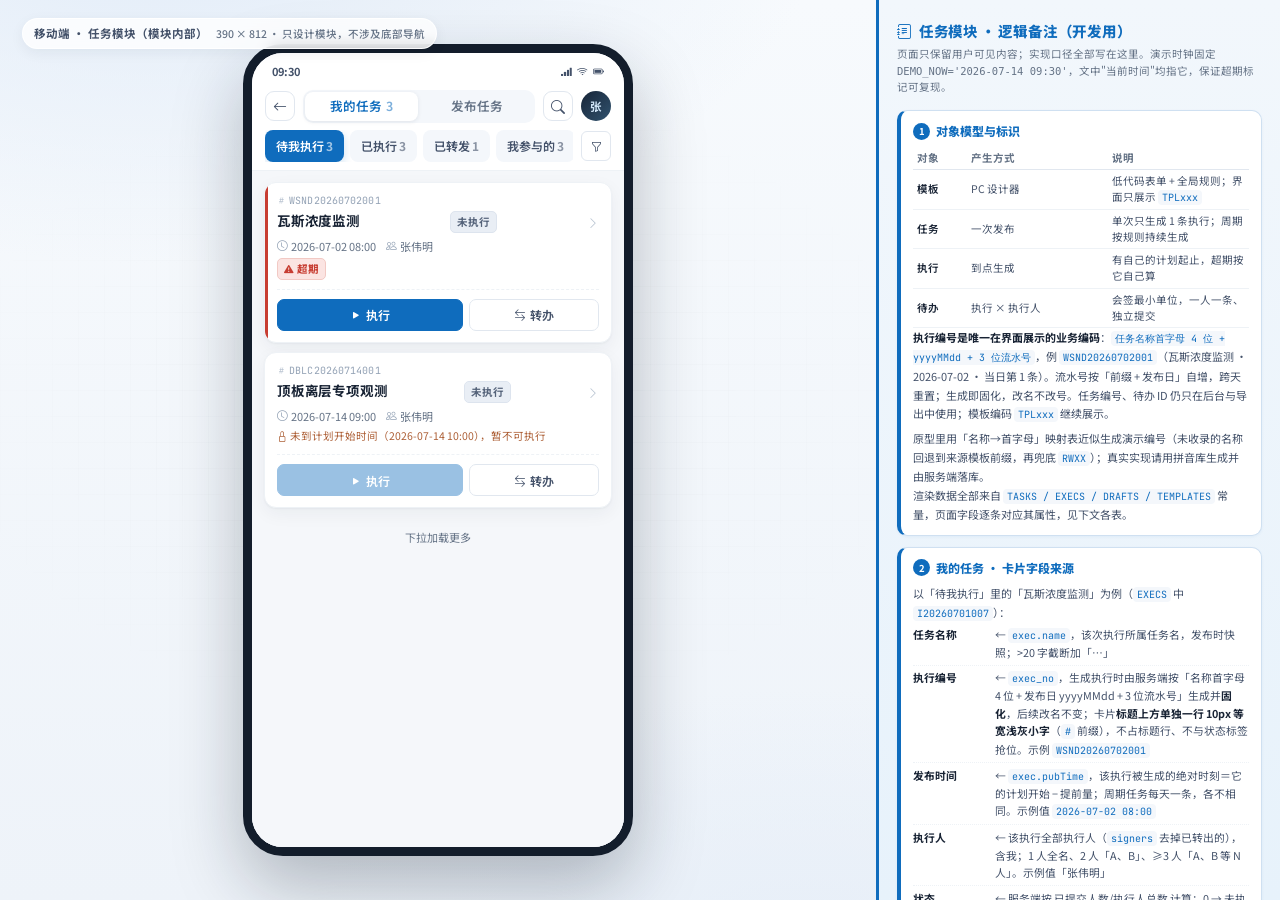
<file: 任务-移动端.html>
<!DOCTYPE html>
<html lang="zh-CN">
<head>
<meta charset="UTF-8">
<meta name="viewport" content="width=device-width, initial-scale=1.0">
<title>矿山安全任务管理系统 · 移动端任务模块原型（模块内部 · 一期）</title>
<link rel="preconnect" href="https://fonts.googleapis.com">
<link href="https://fonts.googleapis.com/css2?family=Noto+Sans+SC:wght@400;500;700;900&family=JetBrains+Mono:wght@400;500&display=swap" rel="stylesheet">
<link href="https://cdn.jsdelivr.net/npm/bootstrap-icons@1.11.0/font/bootstrap-icons.css" rel="stylesheet">
<style>
/* ============================================================
   与 PC 端完全一致的 design tokens（澄明工作台）
============================================================ */
:root{
  --accent:#0f6cbd; --accent-soft:#e7f2fb; --accent-glow:rgba(15,108,189,.20);
  --nav:#172437; --nav-hover:#223a56;
  --canvas:#f5f7fa; --surface:#ffffff; --surface-soft:#f4f7fb;
  --text-primary:#182334; --text-secondary:#44526a; --text-muted:#657386;
  --line:#e1e7ef; --line-soft:#eef2f6;
  --danger:#c73d32; --danger-soft:#fdeceb;
  --ok:#287d69; --ok-soft:#e3f4ef;
  --warn:#ad6037; --warn-soft:#fff0e8;
  --violet:#7259a4; --violet-soft:#eeeafa;
  --radius:12px; --radius-sm:8px;
  --shadow-sm:0 1px 2px rgba(23,35,55,.04),0 6px 18px rgba(23,35,55,.05);
  --shadow-md:0 10px 28px rgba(23,35,55,.10);
  --logic-bg:#f2f7fc; --logic-bg2:#e7f2fb; --logic-line:#cfe0f1;
}
*{margin:0;padding:0;box-sizing:border-box;-webkit-tap-highlight-color:transparent}
body{
  font-family:"Noto Sans SC","Segoe UI Variable Text","PingFang SC","Microsoft YaHei",sans-serif;
  background:#e9eef5;color:var(--text-primary);height:100vh;overflow:hidden;
  font-size:13px;line-height:1.5;
}
.mono{font-family:'JetBrains Mono',Consolas,monospace;font-size:11px;letter-spacing:-.2px}
button{font-family:inherit;cursor:pointer}
input,select,textarea{font-family:inherit}

/* ===== 布局 ===== */
.app{display:flex;height:100vh}
.stage{
  flex:1;min-width:0;display:flex;align-items:center;justify-content:center;
  position:relative;overflow:auto;padding:24px;
  background:
    radial-gradient(1100px 560px at 18% -8%,#e2ecf8 0%,rgba(226,236,248,0) 60%),
    radial-gradient(900px 520px at 92% 110%,#e6eef8 0%,rgba(230,238,248,0) 58%),
    linear-gradient(180deg,#f7fafd 0%,#eef3f9 100%);
}
.stage::before{
  content:'';position:absolute;inset:0;pointer-events:none;opacity:.5;
  background-image:linear-gradient(rgba(23,35,55,.035) 1px,transparent 1px),linear-gradient(90deg,rgba(23,35,55,.035) 1px,transparent 1px);
  background-size:26px 26px;
  mask-image:radial-gradient(700px 460px at 50% 45%,#000 20%,transparent 78%);
}
.stage-tag{
  position:absolute;top:18px;left:22px;z-index:3;display:flex;align-items:center;gap:8px;
  font-size:11.5px;font-weight:700;color:var(--text-secondary);
  background:rgba(255,255,255,.78);border:1px solid rgba(255,255,255,.9);
  padding:6px 11px;border-radius:20px;box-shadow:0 4px 14px rgba(23,35,55,.06);backdrop-filter:blur(6px);
}
.stage-tag span{font-weight:500;color:var(--text-muted);font-size:10.5px}

/* ===== 手机外壳 ===== */
.phone{
  width:390px;height:812px;max-height:calc(100vh - 48px);flex:none;
  background:var(--canvas);border-radius:40px;border:9px solid #131d2b;
  box-shadow:0 30px 70px rgba(16,26,41,.28),0 2px 0 rgba(255,255,255,.4) inset;
  position:relative;display:flex;flex-direction:column;overflow:hidden;z-index:2;
}
.statusbar{
  flex:none;height:30px;display:flex;align-items:flex-end;justify-content:space-between;
  padding:0 20px 4px;background:var(--surface);font-size:11px;font-weight:700;color:var(--text-secondary);
}
.statusbar .sb-icons{display:flex;gap:5px;font-size:11px;color:var(--text-secondary)}
.screens{flex:1;min-height:0;position:relative;background:var(--canvas)}
.screen{position:absolute;inset:0;display:none;flex-direction:column;background:var(--canvas)}
.screen.on{display:flex}

/* ===== 顶部栏 ===== */
.hd{flex:none;background:var(--surface);border-bottom:1px solid var(--line-soft);padding:8px 13px 9px;position:relative;z-index:6}
.hd-row{display:flex;align-items:center;gap:8px}
.hd h1{font-size:17px;font-weight:900;letter-spacing:-.3px;line-height:1.3}
.hd .sub{font-size:10.5px;color:var(--text-muted);margin-top:1px;white-space:nowrap;overflow:hidden;text-overflow:ellipsis}
.hd .grow{flex:1;min-width:0}
.hd .grow h1{white-space:nowrap;overflow:hidden;text-overflow:ellipsis}
.task-detail-header{
  min-height:54px;display:grid;grid-template-columns:30px minmax(0,1fr) 30px;align-items:center;gap:8px;
}
.task-detail-header h1{
  min-width:0;text-align:center;white-space:nowrap;overflow:hidden;text-overflow:ellipsis;font-size:15px;
}
.task-detail-header .tag{justify-self:end}
.icon-btn{
  width:30px;height:30px;flex:none;border-radius:9px;border:1px solid var(--line);
  background:var(--surface);color:var(--text-secondary);display:flex;align-items:center;justify-content:center;
  font-size:14px;transition:.15s;
}
.icon-btn:active{background:var(--accent-soft);color:var(--accent);border-color:#bcd6ee}
.avatar{
  width:30px;height:30px;flex:none;border-radius:50%;border:none;
  background:linear-gradient(135deg,#172437,#31536f);color:#cfe4f7;
  font-size:11.5px;font-weight:700;display:flex;align-items:center;justify-content:center;
}

/* ===== 页签 / 分段 ===== */
.tabs{display:flex;gap:6px;overflow-x:auto;scrollbar-width:none;padding-top:9px}
.tabs::-webkit-scrollbar{display:none}
.tab{
  flex:none;padding:5px 10px;border-radius:8px;font-size:12px;font-weight:600;
  color:var(--text-secondary);background:var(--surface-soft);border:1px solid transparent;
  white-space:nowrap;transition:.15s;
}
.tab .n{opacity:.6;margin-left:2px;font-weight:700}
.tab.on{background:var(--accent);color:#fff;box-shadow:0 3px 10px var(--accent-glow)}
.seg{display:flex;background:var(--surface-soft);border-radius:10px;padding:3px;gap:2px;margin-top:9px}
.seg .s{flex:1;text-align:center;padding:6px 0;border-radius:8px;font-size:12px;font-weight:600;color:var(--text-muted)}
.seg .s.on{background:var(--surface);color:var(--accent);box-shadow:0 1px 4px rgba(23,35,55,.09)}
.seg .s .n{opacity:.55;margin-left:2px}

/* ===== 筛选条 ===== */
.fbar{display:flex;align-items:center;gap:6px;padding-top:8px}
.fchip{
  display:inline-flex;align-items:center;gap:4px;height:24px;padding:0 8px;border-radius:6px;
  border:1px solid var(--line);background:var(--surface);color:var(--text-secondary);
  font-size:11px;font-weight:600;
}
.fchip.on{border-color:#bcd6ee;background:var(--accent-soft);color:var(--accent)}
.fcount{margin-left:auto;font-size:10.5px;color:var(--text-muted)}

/* ===== 卡片 ===== */
.screen-body{flex:1;min-height:0;overflow-y:auto;padding:11px 12px 16px}
.screen-body::-webkit-scrollbar{width:4px}
.screen-body::-webkit-scrollbar-thumb{background:#d3dbe6;border-radius:2px}
.card{
  position:relative;background:var(--surface);border:1px solid var(--line-soft);border-radius:12px;
  padding:11px 12px;margin-bottom:9px;box-shadow:var(--shadow-sm);overflow:hidden;
}
.card.late::before{content:'';position:absolute;left:0;top:0;bottom:0;width:3px;background:var(--danger)}
.card-h{display:flex;align-items:flex-start;gap:8px;justify-content:space-between}
.c-name{font-size:13.5px;font-weight:700;line-height:1.4;letter-spacing:-.2px;word-break:break-word}
.c-name.small{font-size:13px}
.c-meta{display:flex;flex-wrap:wrap;gap:3px 10px;font-size:11px;color:var(--text-muted);margin-top:5px}
.c-meta .it{display:inline-flex;align-items:center;gap:3px;min-width:0}
.c-meta .it i{font-size:10.5px;color:#93a2b5}
.c-sub{font-size:11px;color:var(--text-muted);margin-top:4px;display:flex;align-items:center;gap:6px;flex-wrap:wrap}
.c-ops{display:flex;gap:6px;margin-top:9px;padding-top:9px;border-top:1px dashed var(--line-soft)}
.c-ops .btn{flex:1;min-width:0}
.card.tapable:active{background:#fbfdff}

/* ===== 标签 ===== */
.tag{
  display:inline-flex;align-items:center;gap:3px;padding:1px 6px;border-radius:5px;
  font-size:10.5px;font-weight:700;line-height:1.7;white-space:nowrap;flex:none;
}
.tag i{font-size:9.5px}
.tag-gray{background:#e9eef5;color:#55637a;border:1px solid #dde4ee}
.tag-accent{background:#e2effa;color:var(--accent);border:1px solid #c8e0f4}
.tag-warn{background:#fdeee4;color:var(--warn);border:1px solid #f3d6c3}
.tag-ok{background:#e0f2ec;color:var(--ok);border:1px solid #bfe0d6}
.tag-danger{background:#fbe4e2;color:var(--danger);border:1px solid #f2c9c4}
.tag-violet{background:#efeaf9;color:var(--violet);border:1px solid #ddd2f0}

/* ===== 按钮 ===== */
.btn{
  display:inline-flex;align-items:center;justify-content:center;gap:4px;
  height:30px;padding:0 10px;border-radius:8px;border:1px solid var(--line);
  background:var(--surface);color:var(--text-secondary);font-size:12px;font-weight:600;
  white-space:nowrap;transition:.15s;
}
.btn:active{transform:scale(.98)}
.btn i{font-size:11.5px}
.btn.primary{background:var(--accent);border-color:var(--accent);color:#fff}
.btn.primary:active{background:#0d5ca3}
.btn.danger{color:var(--danger);border-color:#ecc7c3;background:#fff}
.btn.warn{color:var(--warn);border-color:#eed3c2;background:#fff}
.btn.ghost{background:transparent}
.btn.sm{height:26px;padding:0 8px;font-size:11.5px;border-radius:7px}
.btn.block{width:100%;height:38px;border-radius:10px;font-size:13.5px}
.btn:disabled,.btn.dis{opacity:.42;pointer-events:none}
.link{color:var(--accent);font-weight:700;font-size:11.5px;background:none;border:none;padding:0;text-decoration:underline;text-underline-offset:2px;text-decoration-thickness:1px}
.link.dim{color:var(--text-muted);font-weight:500;pointer-events:none}

/* ===== 表单 ===== */
.fld{margin-bottom:11px}
.fld > label{display:block;font-size:11px;font-weight:700;color:var(--text-secondary);margin-bottom:4px}
.fld > label .req{color:var(--danger);margin-left:2px}
.inp{
  width:100%;height:38px;border:1px solid var(--line);border-radius:9px;padding:0 10px;
  font-size:12.5px;color:var(--text-primary);background:var(--surface);outline:none;transition:.15s;
}
.inp::placeholder{color:#a9b5c4}
.inp:focus{border-color:var(--accent);box-shadow:0 0 0 3px var(--accent-glow)}
textarea.inp{height:auto;min-height:74px;padding:9px 10px;resize:vertical;line-height:1.6}
select.inp{
  appearance:none;padding-right:28px;
  background-image:url("data:image/svg+xml,%3Csvg xmlns='http://www.w3.org/2000/svg' width='12' height='12' fill='%23657386' viewBox='0 0 16 16'%3E%3Cpath d='M8 11L3 6h10l-5 5z'/%3E%3C/svg%3E");
  background-repeat:no-repeat;background-position:right 9px center;
}
.inp.ro,.inp:disabled{background:var(--surface-soft);color:var(--text-secondary);border-color:var(--line-soft)}
.pick{display:flex;align-items:center;justify-content:space-between;text-align:left;cursor:pointer;gap:6px}
.pick .ph{color:#a9b5c4}
.pick.filled{color:var(--text-primary)}
.pick i{color:#93a2b5;font-size:12px;flex:none}
.hint{font-size:10.5px;color:var(--text-muted);line-height:1.65;margin-top:5px}
.hint i{color:var(--accent);margin-right:2px}
.row2{display:grid;grid-template-columns:1fr 1fr;gap:9px}
.row3{display:grid;grid-template-columns:1fr 1fr 1fr;gap:7px}

/* ===== 开关 ===== */
.sw{width:38px;height:22px;border-radius:11px;background:#cfd7e3;position:relative;flex:none;transition:.18s}
.sw::after{content:'';position:absolute;width:18px;height:18px;border-radius:50%;background:#fff;top:2px;left:2px;transition:.18s;box-shadow:0 1px 3px rgba(16,26,41,.22)}
.sw.on{background:var(--accent)}
.sw.on::after{left:18px}
.swrow{display:flex;align-items:flex-start;gap:9px;padding:4px 0}
.swrow .txt{flex:1;min-width:0}
.swrow .t{font-size:12.5px;font-weight:600}
.swrow .d{font-size:10.5px;color:var(--text-muted);line-height:1.5;margin-top:1px}

/* ===== 区块 ===== */
.blk{background:var(--surface);border:1px solid var(--line-soft);border-radius:12px;margin-bottom:9px;overflow:hidden}
.blk-h{
  display:flex;align-items:center;gap:6px;padding:10px 12px;font-size:12.5px;font-weight:700;
  border-bottom:1px solid var(--line-soft);background:linear-gradient(180deg,#fbfdff,#fff);
}
.blk-h i{color:var(--accent);font-size:13px}
.blk-h .r{margin-left:auto;font-size:10.5px;font-weight:600;color:var(--text-muted)}
.blk-b{padding:11px 12px}
.blk-b.tight{padding:2px 12px 8px}
.blk-sec{padding:9px 12px;border-bottom:1px dashed var(--line-soft)}
.blk-sec:last-child{border-bottom:none}
.blk-sec .st{font-size:11.5px;font-weight:700;color:var(--text-secondary);display:flex;align-items:center;gap:5px;margin-bottom:4px}
.blk-sec .st i{color:var(--accent);font-size:12px}

/* ===== 信息表 ===== */
.kv{display:grid;grid-template-columns:64px 1fr;gap:6px 8px;font-size:11.5px;align-items:start}
.kv .k{color:var(--text-muted)}
.kv .v{color:var(--text-primary);word-break:break-word}
.kv .full{grid-column:1/-1;padding-top:2px}
.kv .full .k{display:block;margin-bottom:2px}
.kv .full .v{line-height:1.65;white-space:pre-wrap}
.k-l{font-size:15px;font-weight:800;letter-spacing:-.2px;color:var(--text-primary)}

/* ===== 状态胶囊 ===== */
.pills{display:flex;gap:6px;flex-wrap:wrap;margin-bottom:9px}
.pill{
  display:inline-flex;align-items:center;gap:4px;padding:3px 9px;border-radius:20px;
  font-size:10.5px;font-weight:700;background:var(--surface);border:1px solid var(--line);color:var(--text-secondary);
}
.pill.warn{background:var(--danger-soft);border-color:#f0c4c0;color:var(--danger)}
.pill.done{background:var(--warn-soft);border-color:#eed3c2;color:var(--warn)}
.pill.ok{background:var(--ok-soft);border-color:#b9ddd4;color:var(--ok)}
.pill.accent{background:var(--accent-soft);border-color:#bcd6ee;color:var(--accent)}

/* ===== 选择器弹层内的列表 ===== */
.opt-list{display:flex;flex-direction:column;gap:6px}
.opt{
  display:flex;align-items:center;gap:9px;padding:9px 10px;border:1px solid var(--line-soft);
  border-radius:9px;background:var(--surface);font-size:12.5px;
}
.opt.on{border-color:#bcd6ee;background:var(--accent-soft)}
.opt .nm{flex:1;min-width:0}
.opt .ds{font-size:10.5px;color:var(--text-muted);margin-top:1px}
.chk{width:16px;height:16px;border-radius:5px;border:1.5px solid #c6d1de;display:flex;align-items:center;justify-content:center;flex:none;color:#fff;font-size:10px;background:#fff}
.opt.on .chk{background:var(--accent);border-color:var(--accent)}
.radio{width:16px;height:16px;border-radius:50%;border:1.5px solid #c6d1de;flex:none;display:flex;align-items:center;justify-content:center;background:#fff}
.opt.on .radio{border-color:var(--accent)}
.opt.on .radio::after{content:'';width:8px;height:8px;border-radius:50%;background:var(--accent)}
.custom-add{display:flex;align-items:center;gap:6px;margin-top:9px;padding-top:9px;border-top:1px dashed var(--line-soft)}
.custom-add .mini{white-space:nowrap}

/* 提醒条目：时间与提醒人各一行 */
.remind-item{padding:8px 0;border-top:1px dashed var(--line-soft)}
.remind-item:first-child{border-top:none}
.remind-item .ri-h{display:flex;align-items:center;gap:8px}
.remind-item .ri-l{font-size:11.5px;color:var(--text-secondary);min-width:76px}
.remind-item .ri-v{flex:1;display:flex;align-items:center;justify-content:space-between;gap:6px;font-size:11.5px;color:var(--text-primary);background:var(--surface-soft);border:1px solid var(--line);border-radius:7px;padding:5px 8px;min-width:0}
.remind-item .ri-v span{overflow:hidden;text-overflow:ellipsis;white-space:nowrap}
.remind-item .ri-p{display:flex;align-items:center;gap:6px;margin-top:4px;padding-left:84px;font-size:11px;color:var(--text-muted)}
.remind-item .ri-p button{font-size:11px;color:var(--accent);font-weight:600;background:none;border:none;padding:0;text-align:left}
.year-row{display:flex;align-items:center;gap:6px;padding:6px 8px;border:1px solid var(--line-soft);border-radius:8px;margin-bottom:6px}
.year-row .yr-b{flex:1;display:flex;gap:6px;min-width:0}
.year-row .yr-b button{flex:1;min-width:0;display:flex;align-items:center;justify-content:space-between;gap:4px;font-size:11px;color:var(--text-secondary);background:var(--surface-soft);border:1px solid var(--line);border-radius:6px;padding:5px 6px}
.year-row .yr-b button span{overflow:hidden;text-overflow:ellipsis;white-space:nowrap}

/* 组织架构 */
.org-search{position:relative;margin-bottom:8px}
.org-search i{position:absolute;left:10px;top:50%;transform:translateY(-50%);font-size:12px;color:#a9b5c4}
.org-search input{padding-left:30px}
.dept{border-bottom:1px solid var(--line-soft)}
.dept-h{display:flex;align-items:center;gap:6px;padding:9px 2px;font-size:12.5px;font-weight:700}
.dept-h .cnt{font-size:10.5px;color:var(--text-muted);font-weight:500}
.dept-h .all{margin-left:auto;font-size:10.5px;color:var(--accent);font-weight:600;display:flex;align-items:center;gap:3px}
.dept-b{display:none;padding:0 2px 7px 8px}
.dept.open .dept-b{display:block}
.dept.open .caret{transform:rotate(90deg)}
.caret{font-size:9px;color:#a9b5c4;transition:.15s}
.mem{display:flex;align-items:center;gap:8px;padding:6px 4px;border-radius:7px}
.mem:active{background:var(--surface-soft)}
.mem .av{width:26px;height:26px;border-radius:50%;background:var(--accent-soft);color:var(--accent);font-size:11px;font-weight:700;display:flex;align-items:center;justify-content:center;flex:none}
.mem .nm{flex:1;font-size:12.5px}
.mem .dp{font-size:10px;color:#a9b5c4}
.selbar{background:var(--accent-soft);border:1px solid #cfe3f5;border-radius:8px;padding:7px 9px;font-size:11px;color:var(--accent);margin-top:9px;line-height:1.6}

/* 表单分类选择 */
.cat-wrap{display:flex;gap:8px;height:300px}
.cat-l{width:36%;overflow-y:auto;border-right:1px solid var(--line-soft);padding-right:6px}
.cat-i{display:flex;align-items:center;justify-content:space-between;padding:8px;border-radius:7px;font-size:12px;color:var(--text-secondary);margin-bottom:3px}
.cat-i.on{background:var(--accent-soft);color:var(--accent);font-weight:700}
.cat-i .c{font-size:10px;color:#a9b5c4}
.cat-i.on .c{color:var(--accent)}
.cat-r{flex:1;overflow-y:auto;padding-left:2px}
.form-i{display:flex;align-items:center;gap:8px;padding:9px;border:1px solid var(--line-soft);border-radius:8px;margin-bottom:6px}
.form-i.on{border-color:#bcd6ee;background:var(--accent-soft)}
.form-i .nm{font-size:12.5px;font-weight:600}
.form-i .mt{font-size:10px;color:var(--text-muted);margin-top:1px}

/* ===== 底部系统导航不在本原型范围（已移除） ===== */

/* ===== 移动端交互优化：头部瘦身 / 吸底操作条 / 卡片操作收敛 ===== */
.hd{padding:7px 13px 8px}
.hd-row .seg.seg-title{flex:1;margin:0;padding:2px;min-width:0}
.seg-title .s{padding:5px 0;font-size:12.5px;overflow:hidden;text-overflow:ellipsis;white-space:nowrap}
.tabs-row{display:flex;align-items:center;gap:8px;margin-top:7px}
.tabs-row .tabs{flex:1;min-width:0;padding-top:0}
.tabs-row .tab{padding:6px 10px}
.fchip{width:30px;height:30px;padding:0;justify-content:center;flex:none;position:relative}
.fchip .fdot{position:absolute;top:-5px;right:-5px;min-width:14px;height:14px;padding:0 3px;border-radius:7px;background:var(--accent);color:#fff;font-size:9px;font-weight:700;display:flex;align-items:center;justify-content:center}
.action-bar{
  flex:none;display:flex;gap:9px;padding:8px 13px calc(9px + env(safe-area-inset-bottom));
  background:var(--surface);border-top:1px solid var(--line);position:relative;z-index:7;
  box-shadow:0 -4px 14px rgba(23,35,55,.05);
}
.action-bar .btn{height:42px;border-radius:10px;font-size:14px}
.action-bar .btn.ghost{flex:0 0 32%}
.action-bar .btn.primary{flex:1}
.c-ops .btn{height:32px;font-size:12px}
.c-ops .btn.primary{flex:1.5}
.c-go{font-size:12px;color:#b7c2d0;flex:none;margin-top:3px}
.c-kicker{display:flex;align-items:center;gap:3px;font-family:'JetBrains Mono',Consolas,monospace;font-size:10px;line-height:1.4;color:#93a2b5;letter-spacing:.1px;margin-bottom:3px}
.c-kicker i{font-size:9px;color:#b7c2d0}
.mod-title{flex:1;font-size:17px;font-weight:900;letter-spacing:-.3px;color:var(--text-primary)}
.seg .s .n{margin-left:4px}
.more-list{display:flex;flex-direction:column;gap:6px}
.more-i{display:flex;align-items:center;gap:10px;width:100%;min-height:52px;padding:10px 12px;border:1px solid var(--line-soft);border-radius:10px;background:var(--surface);text-align:left}
.more-i .mic{font-size:17px;color:var(--accent);flex:none}
.more-i .mt{flex:1;min-width:0;display:flex;flex-direction:column;gap:1px}
.more-i .mt b{font-size:13px;font-weight:600;color:var(--text-primary)}
.more-i .mt em{font-style:normal;font-size:11px;color:var(--text-muted);line-height:1.45}
.more-i .ar{font-size:12px;color:#a9b5c4;flex:none}
.more-i.danger .mic{color:var(--danger)}
.more-i.danger .mt b{color:var(--danger)}
@media (max-width:520px){
  body{height:100dvh}
  .phone{height:100dvh}
}

/* ===== 底部弹层 ===== */
#sheetRoot{position:absolute;inset:0;z-index:40;pointer-events:none}
.sheet-ov{
  position:absolute;inset:0;background:rgba(16,24,36,.44);pointer-events:auto;
  display:flex;align-items:flex-end;animation:fadeIn .16s ease;
}
.sheet-ov.center{align-items:center;justify-content:center}
.sheet{
  width:100%;max-height:88%;background:var(--surface);border-radius:18px 18px 0 0;
  display:flex;flex-direction:column;animation:slideUp .24s cubic-bezier(.2,.8,.2,1);
}
.sheet-ov.center .sheet{width:calc(100% - 36px);max-height:82%;border-radius:16px;animation:popIn .18s ease}
.sheet-h{flex:none;padding:13px 15px 10px;display:flex;align-items:flex-start;gap:8px;border-bottom:1px solid var(--line-soft)}
.sheet-h .tt{flex:1;min-width:0}
.sheet-h h3{font-size:14px;font-weight:800;letter-spacing:-.2px;line-height:1.35}
.sheet-h .ds{font-size:10.5px;color:var(--text-muted);margin-top:2px;line-height:1.55}
.sheet-h .x{width:26px;height:26px;border-radius:50%;border:none;background:var(--surface-soft);color:var(--text-muted);font-size:15px;display:flex;align-items:center;justify-content:center;flex:none}
.sheet-b{flex:1;min-height:0;overflow-y:auto;padding:11px 15px 4px}
.sheet-f{flex:none;padding:9px 15px 15px;display:flex;gap:8px;border-top:1px solid var(--line-soft)}
.sheet-f .btn{flex:1;height:36px;font-size:13px;border-radius:9px}
@keyframes fadeIn{from{opacity:0}to{opacity:1}}
@keyframes slideUp{from{transform:translateY(100%)}to{transform:translateY(0)}}
@keyframes popIn{from{opacity:0;transform:scale(.96)}to{opacity:1;transform:scale(1)}}

/* ===== Toast ===== */
.toast-wrap{position:absolute;bottom:92px;left:0;right:0;z-index:60;display:flex;flex-direction:column;align-items:center;gap:6px;pointer-events:none}
.toast{
  max-width:88%;padding:8px 13px;border-radius:10px;background:rgba(23,35,55,.92);color:#fff;
  font-size:11.5px;font-weight:500;line-height:1.5;box-shadow:0 8px 22px rgba(16,26,41,.25);
  display:flex;align-items:center;gap:6px;animation:popIn .18s ease;
}
.toast i{font-size:12px}
.toast.ok{background:rgba(40,125,105,.95)}
.toast.err{background:rgba(199,61,50,.95)}
.toast.warn{background:rgba(173,96,55,.95)}

/* ===== 右侧规则面板 ===== */
.logic{
  width:404px;flex:none;background:linear-gradient(180deg,var(--logic-bg) 0%,var(--logic-bg2) 100%);
  border-left:3px solid var(--accent);overflow-y:auto;padding:20px 18px 60px;position:relative;z-index:1;
}
.logic::-webkit-scrollbar{width:4px}
.logic::-webkit-scrollbar-thumb{background:#cbdcf0;border-radius:2px}
.logic h2{font-size:14.5px;font-weight:800;color:var(--accent);display:flex;align-items:center;gap:7px;letter-spacing:-.2px}
.logic .lg-sub{font-size:10.5px;color:var(--text-muted);margin:4px 0 14px;line-height:1.6}
.note{background:var(--surface);border:1px solid var(--logic-line);border-left:4px solid var(--accent);border-radius:10px;padding:11px 12px;margin-bottom:11px;box-shadow:0 1px 3px rgba(15,108,189,.06)}
.note h4{font-size:12px;font-weight:800;color:var(--accent);margin-bottom:7px;display:flex;align-items:center;gap:6px}
.note h4 .idx{width:17px;height:17px;border-radius:50%;background:var(--accent);color:#fff;font-size:9.5px;display:inline-flex;align-items:center;justify-content:center;flex:none;font-weight:700}
.note p,.note li{font-size:11px;line-height:1.72;color:var(--text-secondary)}
.note ul{padding-left:14px;margin:2px 0}
.note li{margin-bottom:3px}
.note b{color:var(--text-primary);font-weight:700}
.note .hl{color:var(--danger);font-weight:700}
.note .ok{color:var(--ok);font-weight:700}
.note .em{color:var(--accent);font-weight:700}
.note code{font-family:'JetBrains Mono',monospace;font-size:10px;background:var(--surface-soft);padding:1px 4px;border-radius:4px;color:var(--accent)}
.nt{width:100%;border-collapse:collapse;table-layout:fixed;font-size:10.5px;margin-top:3px}
.nt th{text-align:left;color:var(--text-muted);font-weight:700;padding:3px 4px;border-bottom:1px solid var(--line)}
.nt th:first-child{white-space:nowrap;width:54px}
.nt td{padding:3px 4px;border-bottom:1px solid var(--line-soft);color:var(--text-secondary);line-height:1.55}
.nt td:first-child{color:var(--text-primary);font-weight:600;white-space:nowrap;width:54px}
.fd{display:grid;grid-template-columns:74px 1fr;gap:2px 8px;font-size:10.8px;line-height:1.62;padding:3.5px 0;border-bottom:1px dotted var(--line-soft)}
.fd:last-child{border-bottom:none}
.fd .f{color:var(--text-primary);font-weight:700}
.fd .s{color:var(--text-secondary)}
.fd .s b{font-weight:700}
.fd-note{font-size:10.5px;color:var(--text-muted);line-height:1.65;margin-top:5px}
.logic-toggle{
  display:none;position:absolute;right:16px;bottom:18px;z-index:30;width:42px;height:42px;border-radius:50%;
  border:none;background:var(--accent);color:#fff;font-size:17px;box-shadow:0 8px 20px var(--accent-glow);
}
@media (max-width:1260px){
  .logic{display:none}
  .logic.show{display:block;position:absolute;inset:0;width:auto;z-index:50}
  .logic-toggle{display:flex;align-items:center;justify-content:center}
}
@media (max-height:840px) and (min-width:521px){
  .phone{height:calc(100vh - 48px)}
}
/* 真机 / 窄屏预览：手机外壳铺满，去掉边框与说明面板 */
@media (max-width:520px){
  .stage{padding:0}
  .phone{width:100%;height:100vh;max-height:none;border:0;border-radius:0;box-shadow:none}
  .stage-tag{display:none}
  .logic.show{display:block;position:fixed;inset:0;width:auto;z-index:80}
}

/* ===== 其它 ===== */
.empty{text-align:center;padding:38px 16px;color:#a9b5c4}
.empty i{font-size:30px;display:block;margin-bottom:8px;opacity:.45}
.empty p{font-size:11.5px}

/* ===== 加载更多 ===== */
.load-more{text-align:center;padding:12px 0 4px;font-size:11px;color:var(--text-muted);cursor:pointer}
.load-more:active{color:var(--accent)}
.load-more .spinner{
  display:inline-block;width:12px;height:12px;border:2px solid var(--line);border-top-color:var(--accent);
  border-radius:50%;vertical-align:-2px;margin-right:5px;animation:myspin .7s linear infinite;
}
@keyframes myspin{to{transform:rotate(360deg)}}
.load-end{text-align:center;padding:9px 0 2px;font-size:10.5px;color:#b6c0cd}

/* ===== 现场照片（拍照上传） ===== */
.pht-grid{display:grid;grid-template-columns:repeat(3,1fr);gap:8px}
.pht{position:relative;border-radius:9px;overflow:hidden;background:var(--surface-soft);border:1px solid var(--line-soft)}
.pht-img{height:62px;display:flex;align-items:center;justify-content:center;color:#b3c0d0;font-size:22px;
  background:linear-gradient(135deg,#eef3f8,#e3ebf4)}
.pht-n{font-size:9.5px;color:var(--text-muted);text-align:center;padding:2px 3px 3px;white-space:nowrap;overflow:hidden;text-overflow:ellipsis}
.pht-del{position:absolute;top:3px;right:3px;width:16px;height:16px;border-radius:50%;background:rgba(23,35,55,.62);
  color:#fff;font-size:11px;line-height:15px;text-align:center;cursor:pointer}
.pht-add{display:flex;flex-direction:column;align-items:center;justify-content:center;height:62px;gap:2px;
  border:1px dashed #c3d2e2;background:var(--surface);color:var(--accent);cursor:pointer}
.pht-add i{font-size:17px}
.pht-add span{font-size:9.5px;font-weight:600}
.pht-add:active{background:var(--accent-soft)}
.divider{height:1px;background:var(--line-soft);margin:9px 0}
.mini{font-size:10.5px;color:var(--text-muted);line-height:1.6}
.tipbox{background:var(--accent-soft);border:1px solid #cfe3f5;border-radius:9px;padding:8px 10px;font-size:10.5px;color:#255a86;line-height:1.65;margin-bottom:9px}
.tipbox i{margin-right:3px}
.dot{width:5px;height:5px;border-radius:50%;background:currentColor;display:inline-block}
.scroll-x{display:flex;gap:6px;overflow-x:auto;scrollbar-width:none;padding-bottom:2px}
.scroll-x::-webkit-scrollbar{display:none}
.wrap-chips{display:flex;flex-wrap:wrap;gap:6px}
.chip{
  padding:5px 9px;border:1px solid var(--line);border-radius:7px;background:var(--surface);
  font-size:11.5px;color:var(--text-secondary);font-weight:600;
}
.chip.on{border-color:#bcd6ee;background:var(--accent-soft);color:var(--accent)}
.chip.mini{padding:3px 7px;font-size:10.5px}
.num{width:64px;height:30px;text-align:center}
@media (max-width:520px){
  .logic-toggle{bottom:calc(78px + env(safe-area-inset-bottom));right:14px}
}

/* 嵌入主原型时只保留任务内容；说明由宿主页面的开关单独展示。 */
html.is-embedded,body.is-embedded,html.is-description-only,body.is-description-only{
  width:100%;height:100%;min-height:0;overflow:hidden;
}
body.is-embedded{background:var(--canvas);}
body.is-embedded .app{display:block;width:100%;height:100%;}
body.is-embedded .stage{display:block;width:100%;height:100%;padding:0;overflow:hidden;background:var(--canvas);}
body.is-embedded .stage::before,body.is-embedded .stage-tag,body.is-embedded .statusbar,
body.is-embedded .logic,body.is-embedded .logic-toggle{display:none;}
body.is-embedded .phone{width:100%;height:100%;max-height:none;border:0;border-radius:0;box-shadow:none;}
body.is-embedded #sc-task .hd-row > .icon-btn:first-child{display:none;}
body.is-embedded #sc-task .avatar{display:none;}
body.is-embedded #sc-exec .hd-row > .icon-btn:first-child{display:none;}
body.is-embedded #sc-detail .task-detail-back{display:none;}
body.is-description-only{background:var(--logic-bg);}
body.is-description-only .app{display:block;width:100%;height:100%;}
body.is-description-only .stage,body.is-description-only .logic-toggle{display:none;}
body.is-description-only .logic{
  display:block;width:100%;height:100%;padding:18px 16px 32px;border:0;
  background:linear-gradient(180deg,var(--logic-bg) 0%,var(--logic-bg2) 100%);
}
</style>
</head>
<body>
<div class="app">

  <!-- ================= 左侧：手机原型 ================= -->
  <div class="stage" id="stage">
    <div class="stage-tag">移动端 · 任务模块（模块内部）<span>390 × 812 · 只设计模块，不涉及底部导航</span></div>

    <div class="phone" id="phone">
      <div class="statusbar"><span>09:30</span><span class="sb-icons"><i class="bi bi-reception-4"></i><i class="bi bi-wifi"></i><i class="bi bi-battery-full"></i></span></div>

      <div class="screens">

        <!-- ============ 任务模块（我的任务 / 发布任务） ============ -->
        <div class="screen on" id="sc-task">
          <div class="hd">
            <div class="hd-row">
              <button class="icon-btn" onclick="backToShell()" title="返回工作台"><i class="bi bi-arrow-left"></i></button>
              <div class="seg seg-title" id="moduleSeg"></div>
              <button class="icon-btn" onclick="openSearch()"><i class="bi bi-search"></i></button>
              <button class="avatar" onclick="openRoleSheet()">张</button>
            </div>
            <div id="myHead">
              <div class="tabs-row">
                <div class="tabs" id="myTabs"></div>
                <button class="fchip" id="myFchip" onclick="openMyFilter()" title="筛选"><i class="bi bi-funnel"></i></button>
              </div>
            </div>
            <div id="pubHead" style="display:none">
              <div class="tabs-row"><div class="tabs" id="pubTabs"></div></div>
            </div>
          </div>
          <div class="screen-body" id="myList"></div>
          <div class="screen-body" id="pubList" style="display:none"></div>
        </div>

        <!-- ============ 发布 / 编辑计划表单 ============ -->
        <div class="screen" id="sc-pubform">
          <div class="hd">
            <div class="hd-row">
              <button class="icon-btn" onclick="backFromPubForm()"><i class="bi bi-arrow-left"></i></button>
              <div class="grow"><h1 id="pfTitle" style="font-size:14.5px">发布任务</h1><div class="sub" id="pfSub"></div></div>
            </div>
            <div class="seg" id="pfTabs">
              <div class="s on" data-pt="basic" onclick="pfTab('basic')">基本信息</div>
              <div class="s" data-pt="rule" onclick="pfTab('rule')">全局规则</div>
            </div>
          </div>
          <div class="screen-body" id="pfBody"></div>
          <div class="action-bar" id="pfActionBar">
            <button class="btn ghost" id="pfDraftBtn" onclick="saveDraft()">存草稿</button>
            <button class="btn primary" id="pfSubmitBtn" onclick="submitPublish()">发布</button>
          </div>
        </div>

        <!-- ============ 执行任务 / 查看提交 ============ -->
        <div class="screen" id="sc-exec">
          <div class="hd">
            <div class="hd-row">
              <button class="icon-btn" onclick="backFromExec()"><i class="bi bi-arrow-left"></i></button>
              <div class="grow"><h1 id="exTitle" style="font-size:14.5px">执行任务</h1><div class="sub" id="exSub"></div></div>
            </div>
          </div>
          <div class="screen-body" id="exBody"></div>
          <div class="action-bar" id="exActionBar">
            <button class="btn ghost" id="exDraftBtn" onclick="saveExecDraft()">暂存</button>
            <button class="btn primary" id="exSubmitBtn" onclick="submitExec()">提交</button>
          </div>
        </div>

        <!-- ============ 任务详情（只读） ============ -->
        <div class="screen" id="sc-detail">
          <div class="hd task-detail-header">
            <button class="icon-btn task-detail-back" onclick="backFromDetail()" aria-label="返回任务列表"><i class="bi bi-arrow-left"></i></button>
            <h1 id="dtTitle">任务详情</h1>
            <span class="tag tag-gray">只读</span>
          </div>
          <div class="screen-body" id="dtBody"></div>
        </div>

        <!-- ============ 搜索 ============ -->
        <div class="screen" id="sc-search">
          <div class="hd">
            <div class="hd-row">
              <button class="icon-btn" onclick="backFromSearch()"><i class="bi bi-arrow-left"></i></button>
              <div class="grow">
                <div class="org-search" style="margin-bottom:0">
                  <i class="bi bi-search"></i>
                  <input class="inp" id="searchInput" placeholder="搜索任务名称 / 执行人 / 编号" oninput="renderSearch()">
                </div>
              </div>
            </div>
          </div>
          <div class="screen-body" id="searchList"></div>
        </div>

      </div><!-- /screens -->

      <div id="sheetRoot"></div>
      <div class="toast-wrap" id="toastWrap"></div>
    </div><!-- /phone -->
  </div><!-- /stage -->

  <!-- ================= 右侧：模块规则说明 ================= -->
  <aside class="logic" id="logicPanel">
    <h2><i class="bi bi-journal-text"></i> 任务模块 · 逻辑备注（开发用）</h2>
    <p class="lg-sub">页面只保留用户可见内容；实现口径全部写在这里。演示时钟固定 <code>DEMO_NOW='2026-07-14 09:30'</code>，文中"当前时间"均指它，保证超期标记可复现。</p>

    <div class="note">
      <h4><span class="idx">1</span>对象模型与标识</h4>
      <table class="nt">
        <tr><th>对象</th><th>产生方式</th><th>说明</th></tr>
        <tr><td>模板</td><td>PC 设计器</td><td>低代码表单 + 全局规则；界面只展示 <code>TPLxxx</code></td></tr>
        <tr><td>任务</td><td>一次发布</td><td>单次只生成 1 条执行；周期按规则持续生成</td></tr>
        <tr><td>执行</td><td>到点生成</td><td>有自己的计划起止，超期按它自己算</td></tr>
        <tr><td>待办</td><td>执行 × 执行人</td><td>会签最小单位，一人一条、独立提交</td></tr>
      </table>
      <p><b>执行编号是唯一在界面展示的业务编码</b>：<code>任务名称首字母 4 位 + yyyyMMdd + 3 位流水号</code>，例 <code>WSND20260702001</code>（瓦斯浓度监测 · 2026-07-02 · 当日第 1 条）。流水号按「前缀 + 发布日」自增，跨天重置；生成即固化，改名不改号。任务编号、待办 ID 仍只在后台与导出中使用；模板编码 <code>TPLxxx</code> 继续展示。</p>
      <p class="fd-note">原型里用「名称→首字母」映射表近似生成演示编号（未收录的名称回退到来源模板前缀，再兜底 <code>RWXX</code>）；真实实现请用拼音库生成并由服务端落库。</p>
      <p>渲染数据全部来自 <code>TASKS / EXECS / DRAFTS / TEMPLATES</code> 常量，页面字段逐条对应其属性，见下文各表。</p>
    </div>

    <div class="note">
      <h4><span class="idx">2</span>我的任务 · 卡片字段来源</h4>
      <p>以「待我执行」里的「瓦斯浓度监测」为例（<code>EXECS</code> 中 <code>I20260701007</code>）：</p>
      <div class="fd"><span class="f">任务名称</span><span class="s">← <code>exec.name</code>，该次执行所属任务名，发布时快照；&gt;20 字截断加「…」</span></div>
      <div class="fd"><span class="f">执行编号</span><span class="s">← <code>exec_no</code>，生成执行时由服务端按「名称首字母 4 位 + 发布日 yyyyMMdd + 3 位流水号」生成并<b>固化</b>，后续改名不变；卡片<b>标题上方单独一行 10px 等宽浅灰小字</b>（<code>#</code> 前缀），不占标题行、不与状态标签抢位。示例 <code>WSND20260702001</code></span></div>
      <div class="fd"><span class="f">发布时间</span><span class="s">← <code>exec.pubTime</code>，该执行被生成的绝对时刻＝它的计划开始 − 提前量；周期任务每天一条，各不相同。示例值 <code>2026-07-02 08:00</code></span></div>
      <div class="fd"><span class="f">执行人</span><span class="s">← 该执行全部执行人（<code>signers</code> 去掉已转出的），含我；1 人全名、2 人「A、B」、≥3 人「A、B 等 N 人」。示例值「张伟明」</span></div>
      <div class="fd"><span class="f">状态</span><span class="s">← 服务端按 已提交人数/执行人总数 计算：0 → 未执行；0&lt;n&lt;m → 执行中 n/m；n=m → 已完成。本标签不会出现已完成（我一交就移出）。示例：0/1 → 未执行</span></div>
      <div class="fd"><span class="f">超期</span><span class="s">← 人级判定：我未提交 且 当前时间 &gt; 该执行 <code>planEnd</code> → 红「超期」。示例：我未交，2026-07-14 09:30 &gt; 2026-07-02 12:00 → 超期</span></div>
      <div class="fd"><span class="f">超期完成</span><span class="s">← 我已提交但 我的提交时间 &gt; <code>planEnd</code> → 橙「超期完成」，永久保留。出现在「已执行」</span></div>
      <div class="fd"><span class="f">未到计划开始</span><span class="s">← 任务规则 <code>rule.execCtrl=true</code> 且 当前时间 &lt; 该执行 <code>planStart</code> → 执行按钮置灰，卡片提示「未到计划开始时间（<b>完整年月日时分</b>，如 2026-07-14 10:00）」。演示数据：<code>顶板离层专项观测</code>（<code>I20260714002</code>，plan_start=2026-07-14 10:00）</span></div>
      <p class="fd-note">「执行」按钮点击＝进入执行页；<b>卡片空白处点击同样进入执行页</b>（卡片整块可点，与按钮完全一致；未到计划开始时两者都只提示不可执行）；「转办」＝打开转办弹窗。超期只标红和提醒，不限制提交 / 转办。</p>
    </div>

    <div class="note">
      <h4><span class="idx">3</span>我的任务 · 四个标签的差异</h4>
      <table class="nt">
        <tr><th>标签</th><th>行粒度</th><th>超期口径</th><th>操作</th></tr>
        <tr><td>待我执行</td><td>我的待办</td><td>人级：我未交且过期</td><td>执行 · 转办</td></tr>
        <tr><td>已执行</td><td>我的待办</td><td>人级：我的提交 &gt; plan_end → 超期完成</td><td>查看（我的提交只读页）</td></tr>
        <tr><td>已转发</td><td>我的待办</td><td>不显示（进度归接手人）</td><td>查看（任务详情）</td></tr>
        <tr><td>我参与的</td><td>整条执行</td><td>执行级：未闭环且过期</td><td>查看（任务详情）</td></tr>
      </table>
      <p>互斥归属：未交 → 待我执行；已交 → 已执行；已转出 → 已转发；仅参与 → 我参与的。同一执行同一人只出现一次。</p>
      <p>「已转发」字段：转给 ← <code>signers[CU].fwdTo</code>；转出时间 ← <code>fwdAt</code>。「已执行」字段：我的提交时间 ← <code>signers[CU].at</code>（服务端提交时刻）。「我参与的」执行人列不含我（我是参与人）；执行被撤回 / 作废后从本列表移除。</p>
      <p>排序：待我执行超期在前，其余按发布时间倒序。四类卡片（含已转发、我参与的）<b>都展示执行编号</b>，现场可直接按编号口述、搜索。</p>
    </div>

    <div class="note">
      <h4><span class="idx">4</span>发布任务 · 我发起的 字段来源</h4>
      <div class="fd"><span class="f">类型</span><span class="s">← <code>task.rule.repeatOn</code>：开＝周期，关＝单次</span></div>
      <div class="fd"><span class="f">执行人</span><span class="s">← <code>task.execs</code>（任务全部执行人，人员显示规则同上）</span></div>
      <div class="fd"><span class="f">已发布次数</span><span class="s">← <code>count(EXECS.filter(taskId))</code>；0 次纯文本不可点，≥1 次为链接，点开执行明细</span></div>
      <div class="fd"><span class="f">状态</span><span class="s">← 任务级 4 态（服务端下发）：进行中 / 已暂停 / 已完成 / 已终止；<b>任务级不出现超期</b>。注意「已完成」只代表执行已全部生成完毕，不代表做完</span></div>
      <div class="fd"><span class="f">创建时间</span><span class="s">← <code>task.createdAt</code>＝<b>任务定义的创建时间</b>：直接发布＝点发布的时刻；先存草稿后发布＝<b>草稿创建时间</b>，发布不改变它（例：10-23 10:00 建草稿、10-25 08:00 发布 → 显示 10-23 10:00）。首条执行的发布时间在执行明细的「发布时间」列看；列表按创建时间倒序</span></div>
      <p class="fd-note">范围：creator = 当前登录人。操作：进行中＝编辑计划·暂停·复制·终止；已暂停＝编辑计划·恢复·复制·终止；已完成/已终止＝查看·复制。编辑计划只影响之后生成的执行；终止需填原因 2–200 字。</p>
    </div>

    <div class="note">
      <h4><span class="idx">5</span>执行明细 / 执行详情</h4>
      <p>入口：我发起的 → 点「已发布次数」。范围限<b>自己发起的任务</b>，按发布时间倒序；每行首位同样显示<b>执行编号</b>，与卡片同源。</p>
      <div class="fd"><span class="f">发布时间</span><span class="s">← <code>exec.pubTime</code>（同上）</span></div>
      <div class="fd"><span class="f">执行人</span><span class="s">← <code>signers</code> 去掉已转出的</span></div>
      <div class="fd"><span class="f">状态</span><span class="s">← 已提交人数 / 执行人总数；必须带 n/m</span></div>
      <div class="fd"><span class="f">超期</span><span class="s">← 执行级：未闭环 且 当前时间 &gt; plan_end → 超期；闭环 且 最后提交 &gt; plan_end → 超期完成；已撤回 / 已作废 → 不显示</span></div>
      <div class="fd"><span class="f">操作</span><span class="s">← 详情恒有；撤回仅 0/n；作废仅 0&lt;n&lt;m；调整仅存在未提交者且目标≠现有执行人。撤回 / 作废必填原因 2–200 字；撤回不通知、作废通知、调整通知新旧执行人；都写执行日志</span></div>
      <p>执行日志行（任务详情同源）：<code>系统·已发布</code>（←pubTime）/ 各执行人 <code>已提交</code>（←signer.at，标人级超期）/ <code>未提交</code>（置顶）/ 事件行：已转办（←signer.fwdTo / fwdAt / fwdReason）、已撤回、已作废、已调整执行人（←exec.events）。未提交置顶，其余按时间倒序；动作颜色：提交绿、转办蓝、撤回橙、作废红、调整紫。</p>
      <p>「查看提交」＝进入该执行人的只读提交页；撤回 / 作废后提交记录与日志保留，仅从统计剔除。</p>
    </div>

    <div class="note">
      <h4><span class="idx">6</span>执行任务页 字段来源</h4>
      <div class="fd"><span class="f">状态条</span><span class="s">状态 ← 服务端（n/m）；超期徽标 ← 人级判定；只读态标题换「查看提交 · 姓名」</span></div>
      <div class="fd"><span class="f">执行编号</span><span class="s">← <code>execNo(e)</code>，只读展示在基本信息第一行（等宽字体），执行页与任务详情、执行详情三处一致，用于现场口述与拍照留痕</span></div>
      <div class="fd"><span class="f">发起人</span><span class="s">← <code>task.creator</code></span></div>
      <div class="fd"><span class="f">执行人</span><span class="s">← 该执行全部执行人（含已提交者）</span></div>
      <div class="fd"><span class="f">参与人员</span><span class="s">← <code>exec.parts</code>（不产生待办）</span></div>
      <div class="fd"><span class="f">执行表单</span><span class="s">← 模板快照 form；无表单显示「无（普通任务）」</span></div>
      <div class="fd"><span class="f">工种 / 地点</span><span class="s">← <code>task.work / task.loc</code>，发布时快照</span></div>
      <div class="fd"><span class="f">计划时间</span><span class="s">← <b>该执行自己的</b> plan_start ~ plan_end（跨天补日期），不是任务整体起止</span></div>
      <div class="fd"><span class="f">执行说明</span><span class="s">← <code>task.desc</code>，单独占一整行</span></div>
      <p>填写区：无表单 → 「执行完成情况」必填 + <b>现场照片（拍照上传，≤9 张）</b> + 附件（≤9 个、单个 ≤20MB）；有表单 → 按模板 components 渲染（原型里巡检区域等是<b>演示字段，开发不要写死</b>）。</p>
      <p>提交：校验 → 写 <code>signers[CU].at</code>（服务端时间）→ 行移入已执行并写「我的提交时间」→ 静默返回；会签未满显示执行中 n/m。暂存存本地 <code>EXEC_DRAFTS</code>，不改状态、再次进入回填。转办：我的待办置已转出、给接收人生成新待办、移入已转发。开始时间控制：<code>exec_ctrl</code> 开且 now &lt; plan_start 时按钮置灰，服务端同样拦截。</p>
    </div>

    <div class="note">
      <h4><span class="idx">7</span>发布表单 · 基本信息来源与校验</h4>
      <div class="fd"><span class="f">任务名称</span><span class="s">默认＝模板名，可改；必填</span></div>
      <div class="fd"><span class="f">发起人</span><span class="s">＝当前登录人，只读</span></div>
      <div class="fd"><span class="f">参与人员</span><span class="s">组织架构多选，模板默认值；不产生待办、不参与会签</span></div>
      <div class="fd"><span class="f">执行人</span><span class="s">组织架构多选，模板默认值；≥1 人，产生待办</span></div>
      <div class="fd"><span class="f">执行表单</span><span class="s">模板带入（无 / 普通业务表单 / BPM）；发布后不可改</span></div>
      <div class="fd"><span class="f">工种 / 地点 / 说明</span><span class="s">模板默认值，可改</span></div>
      <div class="fd"><span class="f">计划起止</span><span class="s">默认次日 08:00~17:00；含义＝<b>第一条执行</b>的起止；校验：结束 &gt; 开始、开始 ≥ 当前时间；后续执行＝日期按频率后推，时刻与时长沿用首条</span></div>
      <p>发布成功：创建任务（生成编号）→ 生成首条执行 → 跳「我发起的」。存草稿：只存定义不生成执行。编辑计划：只改任务定义，已生成的执行不回改。复制：照抄配置新建，名称加「（副本）」，所有状态可用。</p>
    </div>

    <div class="note">
      <h4><span class="idx">8</span>全局规则 · 字段与默认值（与 PC 一致）</h4>
      <p><b>执行控制</b> <code>execCtrl</code>：默认开。开＝未到该执行 plan_start 不能提交（服务端同校验）；关＝收到待办即可执行。</p>
      <p><b>自动推送提醒</b> <code>remindOn</code>：默认开。关＝三类提醒全不发。</p>
      <p><b>计划开始前</b> <code>beforeStart</code>：多选，准时 / 提前10分 / 30分 / 1小时 / 2小时 / 1天 / 2天 + 自定义（1–999 分钟·小时·天）；<b>选项中没有「不提醒」，全部取消＝该提醒不发</b>；多选时每个选项各发 1 次；触发时刻＝plan_start − 提前量。<b>提醒人</b> <code>beforeStartPersons</code> 默认＝执行人，可单独改，≥1 人。</p>
      <p><b>计划结束前</b> <code>beforeEnd</code> / <code>beforeEndPersons</code>：同上，基准＝plan_end。</p>
      <p><b>超期未处理</b> <code>overdue</code>：单选，每10分 / 每30分 / 每1小时 / 每1天 + 自定义「每N单位」；<b>选项中没有「不提醒」</b>；未选择时字段显示「请选择」、内部状态记为 <code>不提醒</code>（未配置），此时重复次数不可编辑；选定后按该间隔重复，第 1 次提醒＝plan_end + 间隔；<b>重复次数</b> <code>overdueCount</code> 1–10 默认 2（总发送次数含第 1 次），在「超期未处理」下拉弹层内配置，与 PC 端一致；提醒人 <code>overduePersons</code> 默认＝执行人。</p>
      <p><b>重复发布</b> <code>repeatOn</code>：默认关；开＝按频率持续生成执行。</p>
      <div class="fd"><span class="f">频率</span><span class="s"><code>freq</code>：按天 / 周 / 月 / 年；没有「不重复」选项，是否重复由开关决定</span></div>
      <div class="fd"><span class="f">重复日期</span><span class="s">按天＝每天；按周 <code>week</code>＝星期多选（下拉弹层，含全选 / 清空）；按月 <code>month</code>＝1~31日 + 最后一天（按当月实际天数取，2月28/29）；按年 <code>yearRows</code>＝多行「月份 × 日期」下拉多选，行内笛卡尔积，行 ≤10，无效日期（2/30 等）自动跳过</span></div>
      <div class="fd"><span class="f">停止日期</span><span class="s"><code>stopDate</code> ≥ 首条日期；<code>noEnd</code> 永不截止；到点后任务转「已完成」，不再生成</span></div>
      <div class="fd"><span class="f">发布时间</span><span class="s"><code>delay</code>：准时 / 提前1小时 / 2小时 / 1天 / 2天 / 自定义；发布时刻＝计划开始 − 提前量</span></div>
      <div class="fd"><span class="f">立即发布</span><span class="s"><code>imm</code>：默认关；开＝保存 / 发布时立刻生成第一条，不等发布时间</span></div>
      <p class="fd-note">发布前校验顺序：名称 → 执行人 ≥1 → 起止有值 → 结束 &gt; 开始 → 开始 ≥ 当前时间 → 重复日期 ≥1 → 停止日期 → 各类提醒人 ≥1。<b>规则改动只影响本次发布，不回写模板</b>；模板默认值带入，发布时可覆盖。「下一次任务详情」按当前填写值实时推算下一条的发布时间与计划起止。</p>
    </div>

    <div class="note">
      <h4><span class="idx">9</span>只读与边界</h4>
      <ul>
        <li><b>留 PC</b>：模板设计 / 启停 / 删除；任务总台账（全域视图 / 导出 / 跨人暂停终止撤回作废调整）。</li>
        <li><b>移动端只读</b>：任务详情、执行详情、执行明细、提交详情。</li>
        <li><b>模板</b>：只在「发布时选择」出现；不展示来源模板，不提供任何模板管理。</li>
        <li><b>一期无审批</b>：提交即闭环，表单数据进业务台账。</li>
        <li>角色：普通执行者隐藏「发布任务」段；按钮权限由服务端按角色 × 关系 × 状态下发。</li>
      </ul>
    </div>

    <div class="note">
      <h4><span class="idx">10</span>移动端交互约定（开发实现要求）</h4>
      <ul>
        <li><b>主操作吸底</b>：「发布 / 提交」固定在页面底部操作条，右侧主按钮占 68%、高 42px；左侧次要按钮（存草稿 / 暂存）占 32%。只读态整条隐藏，滚动区自动占满。</li>
        <li><b>头部两层</b>：标题行内放「我的任务 / 发布任务」分段（单角色时降级为标题文字），其下才是页签 + 筛选图标；头部总高控制在 90px 内，不再堆三层。</li>
        <li><b>整卡可点</b>：点卡片任意位置进详情 / 编辑，卡片内按钮与「已发布次数」链接必须 <code>stopPropagation</code>，避免误触。</li>
        <li><b>操作收敛</b>：卡片最多 2 个按钮；暂停 / 恢复 / 复制 / 终止、编辑 / 删除草稿一律收进「更多」底部弹层，危险项置底且标红。</li>
        <li><b>触控尺寸</b>：卡片按钮高 32px，吸底主按钮 42px，图标按钮 30–32px；文字链改为整行可点，不再使用 11px 行内文字。</li>
        <li><b>Toast</b>：距底 92px 居中，避免遮挡头部与吸底操作条；页面用 <code>100dvh</code> 适配移动端浏览器地址栏。</li>
        <li><b>执行编号</b>：卡片标题上方、执行明细每行标题上方、执行页/任务详情/执行详情基本信息第一行，四处同一取值；等宽字体、10px、浅灰（#93a2b5），只做弱提示，不抢标题。</li>
      </ul>
    </div>
  </aside>

  <button class="logic-toggle" onclick="document.getElementById('logicPanel').classList.toggle('show')"><i class="bi bi-list-ul"></i></button>

</div><!-- /app -->

<script>
"use strict";
/* ================================================================
   0. 常量
=============================================================== */
const CU = '张伟明';                  // 当前登录人（与 PC 一致）
const DEMO_NOW = '2026-07-14 09:30';  // 演示时钟：固定时刻，保证超期标记可复现
const ROLE_LIST = [
  {key:'超级管理员', desc:'我的任务 + 发布任务，可管理自己发起的全部任务', icon:'bi-shield-check'},
  {key:'任务发布者', desc:'我的任务 + 发布任务，发布范围限本部门', icon:'bi-send-check'},
  {key:'普通执行者', desc:'仅我的任务；发布任务段隐藏', icon:'bi-person-check'}
];

const ORG = [
  {dept:'安全监察部', members:['张伟明','李强','王建国','赵志远']},
  {dept:'机电运输部', members:['刘明辉','陈安平','周文博']},
  {dept:'通风防突部', members:['孙建华','马永刚','郑海峰','黄志强']},
  {dept:'地测防治水部', members:['吴秀英','冯立军','许文涛']},
  {dept:'采掘一队', members:['杨帆','何磊','罗成']},
  {dept:'调度室', members:['钱多','范伟','邓超']}
];
const ALL_PEOPLE = ORG.reduce((a,g)=>a.concat(g.members),[]);

const TEMPLATES = [
  {code:'TPL001', name:'日常巡检任务模板', form:'普通业务表单', status:'启用', creator:'张伟明', created:'2026-06-15 09:00', refs:4,
   fields:['任务名称','发起人','参与人员','执行人','执行任务@表单','执行工种','执行地点','计划开始','计划结束','执行说明']},
  {code:'TPL002', name:'设备维修任务模板', form:'无', status:'启用', creator:'张伟明', created:'2026-06-18 14:30', refs:3,
   fields:['任务名称','发起人','参与人员','执行人','执行任务@表单','执行工种','执行地点','计划开始','计划结束','执行说明']},
  {code:'TPL003', name:'隐患整改任务模板', form:'BPM流程表单', status:'启用', creator:'张伟明', created:'2026-06-20 10:15', refs:1,
   fields:['任务名称','发起人','参与人员','执行人','执行任务@表单','执行工种','执行地点','计划开始','计划结束','执行说明','整改期限','验收人']},
  {code:'TPL004', name:'应急演练任务模板', form:'普通业务表单', status:'停用', creator:'张伟明', created:'2026-06-22 16:00', refs:2,
   fields:['任务名称','发起人','参与人员','执行人','执行任务@表单','执行工种','执行地点','计划开始','计划结束','执行说明']},
  {code:'TPL005', name:'班前会记录模板', form:'无', status:'停用', creator:'张伟明', created:'2026-06-18 09:30', refs:0,
   fields:['任务名称','发起人','参与人员','执行人','执行任务@表单','计划开始','计划结束','执行说明']}
];

/* ---------- 任务（任务级，一行 = 一个任务） ---------- */
const TASKS = [
  {id:'REC20260625', name:'东区3号矿井日常巡检', type:'周期', status:'进行中', creator:'张伟明',
   execs:['张伟明','王建国'], parts:['刘明辉'], form:'普通业务表单', work:'巡检工', loc:'东区3号矿井',
   desc:'每日东区3号矿井例行巡检，重点看顶板离层与通风状态。',
   planStart:'2026-07-01 08:00', planEnd:'2026-12-31 17:00', createdAt:'2026-06-25 09:00', execCount:4,
   tpl:'TPL001', rule:{execCtrl:true, repeatOn:true, freq:'按天', stopDate:'2026-12-31', noEnd:false, delay:'0', imm:true}},

  {id:'T20260627005', name:'中央水泵房安全检查', type:'单次', status:'已完成', creator:'张伟明',
   execs:['陈安平','张伟明'], parts:[], form:'普通业务表单', work:'安全员', loc:'中央水泵房',
   desc:'检查水泵及配电设备运行状态。',
   planStart:'2026-06-27 09:00', planEnd:'2026-06-27 17:00', createdAt:'2026-06-27 08:30', execCount:1,
   tpl:'TPL001', rule:{execCtrl:true, repeatOn:false}},

  {id:'T20260701007', name:'瓦斯浓度监测', type:'单次', status:'已完成', creator:'张伟明',
   execs:['张伟明'], parts:[], form:'无', work:'瓦检工', loc:'东区3号矿井',
   desc:'监测瓦斯浓度并记录，超限立即上报调度室。',
   planStart:'2026-07-02 08:00', planEnd:'2026-07-02 12:00', createdAt:'2026-07-01 10:00', execCount:1,
   tpl:'TPL002', rule:{execCtrl:true, repeatOn:false}},

  {id:'T20260901001', name:'南区排水系统巡检', type:'单次', status:'进行中', creator:'张伟明',
   execs:['赵志远'], parts:['张伟明'], form:'普通业务表单', work:'巡检工', loc:'南区排水系统',
   desc:'检查排水泵与管路是否畅通。',
   planStart:'2026-06-30 14:00', planEnd:'2026-07-01 14:00', createdAt:'2026-06-30 14:00', execCount:1,
   tpl:'TPL001', rule:{execCtrl:true, repeatOn:false}},

  {id:'REC20260701', name:'西区通风系统巡检', type:'周期', status:'已暂停', creator:'张伟明',
   execs:['刘明辉'], parts:['张伟明'], form:'普通业务表单', work:'通风工', loc:'西区通风机房',
   desc:'检查主扇运行状态与风量。',
   planStart:'2026-06-01 09:00', planEnd:'2026-12-31 17:00', createdAt:'2026-06-01 09:00', execCount:12,
   tpl:'TPL001', rule:{execCtrl:true, repeatOn:true, freq:'按天', stopDate:'2026-12-31', delay:'60'}},

  {id:'REC20260520', name:'北区提升机检修', type:'周期', status:'已终止', creator:'张伟明',
   execs:['张伟明','赵志远'], parts:[], form:'无', work:'机电维修工', loc:'北区提升机房',
   desc:'更换闸瓦、试运行。',
   planStart:'2026-05-01 07:00', planEnd:'2026-06-30 17:00', createdAt:'2026-05-20 07:00', execCount:5,
   tpl:'TPL002', rule:{execCtrl:true, repeatOn:true, freq:'按月', stopDate:'2026-06-30', stopReason:'检修计划取消'}},

  {id:'T20260620013', name:'西区回风巷巡检', type:'单次', status:'已完成', creator:'王建国',
   execs:['张伟明','刘明辉'], parts:[], form:'普通业务表单', work:'巡检工', loc:'西区回风巷',
   desc:'回风巷支护与瓦斯检查。',
   planStart:'2026-06-20 08:00', planEnd:'2026-06-21 08:00', createdAt:'2026-06-20 08:00', execCount:1,
   tpl:'TPL001', rule:{execCtrl:true, repeatOn:false}},

  {id:'T20260625003', name:'东区3号矿井巡检', type:'单次', status:'进行中', creator:'李强',
   execs:['张伟明'], parts:[], form:'普通业务表单', work:'巡检工', loc:'东区3号矿井',
   desc:'日常巡检，重点看通风与顶板。',
   planStart:'2026-06-30 08:00', planEnd:'2026-06-30 17:00', createdAt:'2026-06-30 08:00', execCount:1,
   tpl:'TPL001', rule:{execCtrl:true, repeatOn:false}},

  {id:'T20260714002', name:'顶板离层专项观测', type:'单次', status:'进行中', creator:'李强',
   execs:['张伟明'], parts:[], form:'普通业务表单', work:'巡检工', loc:'东区3号矿井',
   desc:'按「开始时间后才可执行」配置：10:00 前不能提交。',
   planStart:'2026-07-14 10:00', planEnd:'2026-07-14 17:00', createdAt:'2026-07-14 09:00', execCount:1,
   tpl:'TPL001', rule:{execCtrl:true, repeatOn:false}}
];

/* ---------- 执行（执行级，一行 = 一次执行） ---------- */
const EXECS = [
  {id:'I20260714001', taskId:'REC20260625', name:'东区3号矿井日常巡检', pubTime:'2026-07-14 08:00',
   planStart:'2026-07-14 08:00', planEnd:'2026-07-14 17:00',
   signers:[{n:'张伟明',at:null},{n:'王建国',at:'2026-07-14 09:10'}], parts:['刘明辉'],
   form:'普通业务表单', work:'巡检工', loc:'东区3号矿井', desc:'例行巡检，重点看顶板离层。', starter:'张伟明', events:[]},

  {id:'I20260701007', taskId:'T20260701007', name:'瓦斯浓度监测', pubTime:'2026-07-02 08:00',
   planStart:'2026-07-02 08:00', planEnd:'2026-07-02 12:00',
   signers:[{n:'张伟明',at:null}], parts:[],
   form:'无', work:'瓦检工', loc:'东区3号矿井', desc:'监测瓦斯浓度并记录，超限立即上报调度室。', starter:'张伟明', events:[]},

  {id:'I20260626004', taskId:'REC20260520', name:'北区提升机检修', pubTime:'2026-06-28 08:00',
   planStart:'2026-06-28 08:00', planEnd:'2026-06-29 09:00',
   signers:[{n:'张伟明',at:'2026-06-29 10:12'},{n:'赵志远',at:'2026-06-29 09:20'}], parts:[],
   form:'无', work:'机电维修工', loc:'北区提升机房', desc:'更换闸瓦、试运行。', starter:'张伟明', events:[]},

  {id:'I20260627005', taskId:'T20260627005', name:'中央水泵房安全检查', pubTime:'2026-06-27 09:00',
   planStart:'2026-06-27 09:00', planEnd:'2026-06-27 17:00',
   signers:[{n:'陈安平',at:'2026-06-27 15:00'},{n:'张伟明',at:'2026-06-27 15:20'}], parts:[],
   form:'普通业务表单', work:'安全员', loc:'中央水泵房', desc:'检查水泵及配电设备运行状态。', starter:'张伟明', events:[]},

  {id:'I20260620013', taskId:'T20260620013', name:'西区回风巷巡检', pubTime:'2026-06-20 08:00',
   planStart:'2026-06-20 08:00', planEnd:'2026-06-21 08:00',
   signers:[{n:'张伟明',at:'2026-06-20 09:00'},{n:'刘明辉',at:null}], parts:[],
   form:'普通业务表单', work:'巡检工', loc:'西区回风巷', desc:'回风巷支护与瓦斯检查。', starter:'王建国',
   voided:true, events:[{act:'已作废',who:'王建国',time:'2026-06-21 10:00',reason:'安排有误，取消本次',kind:'void'}]},

  {id:'I20260625003', taskId:'T20260625003', name:'东区3号矿井巡检', pubTime:'2026-06-30 08:00',
   planStart:'2026-06-30 08:00', planEnd:'2026-06-30 17:00',
   signers:[{n:'张伟明',at:null,fwdTo:'王建国',fwdAt:'2026-06-30 09:15',fwdReason:'临时下井检修，无法按时到场'},{n:'王建国',at:null}], parts:[],
   form:'普通业务表单', work:'巡检工', loc:'东区3号矿井', desc:'日常巡检，重点看通风与顶板。', starter:'李强',
   events:[{act:'已转办',who:'张伟明 → 王建国',time:'2026-06-30 09:15',reason:'临时下井检修，无法按时到场',kind:'transfer',from:'张伟明',to:'王建国'}]},

  {id:'I20260630008', taskId:'T20260901001', name:'南区排水系统巡检', pubTime:'2026-06-30 14:00',
   planStart:'2026-06-30 14:00', planEnd:'2026-07-01 14:00',
   signers:[{n:'赵志远',at:null}], parts:['张伟明'],
   form:'普通业务表单', work:'巡检工', loc:'南区排水系统', desc:'检查排水泵与管路是否畅通。', starter:'张伟明', events:[]},

  {id:'I20260628002', taskId:'REC20260701', name:'西区通风系统巡检', pubTime:'2026-06-28 09:00',
   planStart:'2026-06-28 09:00', planEnd:'2026-06-28 17:00',
   signers:[{n:'刘明辉',at:'2026-06-28 15:30'}], parts:['张伟明'],
   form:'普通业务表单', work:'通风工', loc:'西区通风机房', desc:'检查主扇运行状态与风量。', starter:'张伟明', events:[]},

  {id:'I20260714021', taskId:'REC20260701', name:'西区通风系统巡检', pubTime:'2026-07-14 09:00',
   planStart:'2026-07-14 09:00', planEnd:'2026-07-14 17:00',
   signers:[{n:'刘明辉',at:null}], parts:['张伟明'],
   form:'普通业务表单', work:'通风工', loc:'西区通风机房', desc:'检查主扇运行状态与风量。', starter:'张伟明', events:[]},

  {id:'I20260714002', taskId:'T20260714002', name:'顶板离层专项观测', pubTime:'2026-07-14 09:00',
   planStart:'2026-07-14 10:00', planEnd:'2026-07-14 17:00',
   signers:[{n:'张伟明',at:null}], parts:[],
   form:'普通业务表单', work:'巡检工', loc:'东区3号矿井', desc:'按「开始时间后才可执行」配置：10:00 前不能提交。', starter:'李强', events:[]},

  /* 东区3号矿井日常巡检的历史执行 */
  {id:'I20260701006', taskId:'REC20260625', name:'东区3号矿井日常巡检', pubTime:'2026-07-01 08:00',
   planStart:'2026-07-01 08:00', planEnd:'2026-07-01 17:00',
   signers:[{n:'李强',at:null}], parts:['刘明辉'],
   form:'普通业务表单', work:'巡检工', loc:'东区3号矿井', desc:'例行巡检。', starter:'张伟明', events:[]},

  {id:'I20260630012', taskId:'REC20260625', name:'东区3号矿井日常巡检', pubTime:'2026-06-30 08:00',
   planStart:'2026-06-30 08:00', planEnd:'2026-06-30 17:00',
   signers:[{n:'李强',at:'2026-06-30 16:20'},{n:'王建国',at:'2026-06-30 17:40'}], parts:['刘明辉'],
   form:'普通业务表单', work:'巡检工', loc:'东区3号矿井', desc:'例行巡检。', starter:'张伟明', events:[]},

  {id:'I20260629009', taskId:'REC20260625', name:'东区3号矿井日常巡检', pubTime:'2026-06-29 08:00',
   planStart:'2026-06-29 08:00', planEnd:'2026-06-29 17:00',
   signers:[{n:'李强',at:null},{n:'王建国',at:null}], parts:['刘明辉'],
   form:'普通业务表单', work:'巡检工', loc:'东区3号矿井', desc:'例行巡检。', starter:'张伟明', withdrawn:true,
   events:[{act:'已撤回',who:'张伟明',time:'2026-06-29 09:10',reason:'内容有误',kind:'withdraw'}]},

  /* 北区提升机检修的历史执行（含作废） */
  {id:'I20260519031', taskId:'REC20260520', name:'北区提升机检修', pubTime:'2026-06-19 07:00',
   planStart:'2026-06-19 07:00', planEnd:'2026-06-19 12:00',
   signers:[{n:'王建国',at:'2026-06-19 09:10'},{n:'赵志远',at:null}], parts:[],
   form:'无', work:'机电维修工', loc:'北区提升机房', desc:'更换闸瓦、试运行。', starter:'张伟明', voided:true,
   events:[{act:'已作废',who:'张伟明',time:'2026-06-19 10:00',reason:'备件未到，本次取消',kind:'void'}]}
];

/* 执行编号：4 位名称首字母 + 发布日 yyyyMMdd + 3 位流水号，例 WSND20260702001
   真实环境由服务端生成并固化；此处用名称映射表 + 本地自增复现演示值 */
const CODE4 = {
  '东区3号矿井日常巡检':'DQHK', '东区3号矿井巡检':'DQHK',
  '瓦斯浓度监测':'WSND', '中央水泵房安全检查':'ZYSB',
  '西区回风巷巡检':'XQHF', '南区排水系统巡检':'NQPS',
  '西区通风系统巡检':'XQTF', '北区提升机检修':'BQTS',
  '顶板离层专项观测':'DBLC',
  '日常巡检任务模板':'RCXJ', '设备维修任务模板':'SBWX',
  '隐患整改任务模板':'YHZG', '应急演练任务模板':'YJYL', '班前会记录模板':'BQHJ'
};
function code4OfName(name, tplCode){
  if(CODE4[name]) return CODE4[name];
  const lat=(String(name||'').match(/[A-Za-z]/g)||[]).join('').toUpperCase();
  if(lat.length>=4) return lat.slice(0,4);
  const tpl=TEMPLATES.find(x=>x.code===tplCode);
  if(tpl && CODE4[tpl.name]) return CODE4[tpl.name];
  return 'RWXX';
}
const NO_SEQ = {};
function assignExecNo(e){
  const t=taskOf(e.taskId)||{};
  const prefix=code4OfName(e.name||t.name, t.tpl);
  const day=String(e.pubTime||'').slice(0,10).replace(/-/g,'');
  const key=prefix+day;
  NO_SEQ[key]=(NO_SEQ[key]||0)+1;
  e.no=prefix+day+String(NO_SEQ[key]).padStart(3,'0');
  return e.no;
}
function execNo(e){
  if(!e) return '';
  return e.no || assignExecNo(e);
}
EXECS.slice().sort((a,b)=>a.pubTime.localeCompare(b.pubTime)).forEach(assignExecNo);

/* ---------- 草稿（任务级，未发布、不生成执行） ---------- */
const DRAFTS = [
  {id:'D20260713001', name:'西区通风系统专项检查', type:'单次', creator:'张伟明', execs:['赵志远','刘明辉'], parts:[],
   form:'普通业务表单', work:'通风工', loc:'西区通风机房', desc:'专项检查主扇与风量。',
   createdAt:'2026-07-13 09:20', planStart:'2026-07-16 08:00', planEnd:'2026-07-16 17:00', tpl:'TPL001',
   rule:{execCtrl:true, repeatOn:false, freq:'按天'}},
  {id:'D20260712002', name:'班前会安全交底', type:'周期', creator:'张伟明', execs:['张伟明'], parts:[],
   form:'无', work:'', loc:'调度室', desc:'每班班前会安全交底并记录。',
   createdAt:'2026-07-12 07:50', planStart:'2026-07-17 07:30', planEnd:'2026-07-17 08:00', tpl:'TPL002',
   rule:{execCtrl:true, repeatOn:true, freq:'按周', week:['周一','周三','周五'], stopDate:'', noEnd:true, delay:'60'}}
];

/* ---------- 表单分类（与 PC 同一套演示表单） ---------- */
const FORM_CATS = [
  {key:'inspect', label:'巡检类', forms:[{id:'F101',name:'日常巡检记录表'},{id:'F102',name:'瓦斯浓度记录表'},{id:'F103',name:'顶板离层观测表'}]},
  {key:'repair',  label:'检修类', forms:[{id:'F201',name:'设备维修报告表'},{id:'F202',name:'提升机检修记录表'}]},
  {key:'hidden',  label:'隐患类', forms:[{id:'F301',name:'隐患排查登记表'},{id:'F302',name:'整改验收表'}]},
  {key:'drill',   label:'演练类', forms:[{id:'F401',name:'应急演练评估表'},{id:'F402',name:'应急预案演练记录'}]}
];

/* ================================================================
   1. 工具函数
=============================================================== */
const $ = id => document.getElementById(id);
const pad = n => (n<10?'0':'')+n;
function parseT(t){ return new Date(String(t||'').replace(' ','T')); }
function nowStr(){ return DEMO_NOW; }
function esc(s){ return String(s==null?'':s).replace(/&/g,'&amp;').replace(/</g,'&lt;').replace(/>/g,'&gt;').replace(/"/g,'&quot;'); }
function byId(list,id){ return list.find(x=>x.id===id); }
function taskOf(id){ return TASKS.find(t=>t.id===id); }
function execOf(id){ return EXECS.find(e=>e.id===id); }
function execsOfTask(tid){ return EXECS.filter(e=>e.taskId===tid); }
function activeSigners(e){ return e.signers.filter(s=>!s.fwdTo); }
function progress(e){
  const a = activeSigners(e);
  const done = a.filter(s=>s.at).length;
  return {done, total:a.length};
}
function statusOf(e){
  if(e.withdrawn) return {label:'已撤回', cls:'tag-gray'};
  if(e.voided) return {label:'已作废', cls:'tag-gray'};
  const p = progress(e);
  if(p.total && p.done>=p.total) return {label:'已完成', cls:'tag-ok'};
  if(p.done===0) return {label:'未执行', cls:'tag-gray'};
  return {label:'执行中 '+p.done+'/'+p.total, cls:'tag-warn'};
}
/* 执行级超期：撤回/作废 → 无；已闭环 → 看最后提交；未闭环 → 看当前时间 */
function execOver(e){
  if(e.withdrawn || e.voided) return '';
  const p = progress(e);
  if(p.total===0) return '';
  if(p.done>=p.total){
    const last = activeSigners(e).map(s=>s.at).filter(Boolean).sort().pop();
    return last && parseT(last) > parseT(e.planEnd) ? 'done' : '';
  }
  return parseT(DEMO_NOW) > parseT(e.planEnd) ? 'late' : '';
}
/* 人级超期：我没提交 → 过期即超期；我已提交 → 晚于计划结束即超期完成 */
function personOver(e,s){
  if(!s) return '';
  if(!s.at) return parseT(DEMO_NOW) > parseT(e.planEnd) ? 'late' : '';
  return parseT(s.at) > parseT(e.planEnd) ? 'done' : '';
}
function overTag(kind){
  if(kind==='late') return '<span class="tag tag-danger"><i class="bi bi-exclamation-triangle-fill"></i>超期</span>';
  if(kind==='done') return '<span class="tag tag-warn"><i class="bi bi-exclamation-triangle-fill"></i>超期完成</span>';
  return '';
}
function taskStatusTag(st){
  const map = {'进行中':'tag-accent','已暂停':'tag-warn','已完成':'tag-ok','已终止':'tag-gray'};
  return '<span class="tag '+(map[st]||'tag-gray')+'">'+st+'</span>';
}
/* 人员显示：1 人全名 / 2 人 A、B / ≥3 人 A、B 等 N 人 */
function fmtPpl(names){
  const a = (names||[]).filter(Boolean);
  if(!a.length) return '—';
  if(a.length===1) return a[0];
  if(a.length===2) return a[0]+'、'+a[1];
  return a[0]+'、'+a[1]+' 等 '+a.length+' 人';
}
/* 名称截断：列表最多 20 字 */
function cut(s,n){
  s = String(s||'');
  n = n||20;
  return s.length>n ? s.slice(0,n)+'…' : s;
}
/* 计划时间：MM-DD HH:mm ~ HH:mm（跨天补日期） */
function fmtSpan(a,b){
  if(!a||!b) return '—';
  const da = a.slice(5), db = b.slice(5);
  if(a.slice(0,10)===b.slice(0,10)) return da+' ~ '+b.slice(11);
  return da+' ~ '+db;
}
function mySigner(e){ return e.signers.find(s=>s.n===CU && !s.fwdTo); }
function myFwdSigner(e){ return e.signers.find(s=>s.n===CU && s.fwdTo); }

/* ---------- 我的任务四张清单（互斥归属） ---------- */
function listTodo(){
  return EXECS.filter(e=>{
    if(e.withdrawn||e.voided) return false;
    const s = mySigner(e);
    return !!s && !s.at;
  });
}
function listDone(){
  return EXECS.filter(e=>{
    const s = mySigner(e);
    return !!s && !!s.at;
  });
}
function listFwd(){
  return EXECS.filter(e=>!!myFwdSigner(e));
}
function listJoin(){
  return EXECS.filter(e=>{
    if(e.withdrawn||e.voided) return false;
    return (e.parts||[]).includes(CU) && !mySigner(e);
  });
}
const MY_TABS = [
  {key:'t-exec', label:'待我执行'},
  {key:'t-done', label:'已执行'},
  {key:'t-fwd',  label:'已转发'},
  {key:'t-join', label:'我参与的'}
];

/* ---------- 全局 UI 状态 ---------- */
const UI = {
  page:'my',
  moduleTab:'my',
  role:'超级管理员',
  myTab:'t-exec',
  myFilter:{status:'', over:''},
  pubTab:'pt-new',
  searchFrom:'my'
};
let EXEC_CTX = null;   // {exec, mode:'exec'|'view', person, backTab}
let DT_CTX = null;     // 任务详情上下文
let EXEC_DRAFTS = {};  // 执行页暂存
/* ================================================================
   2. 模块内导航（底部系统导航不在本原型范围）
=============================================================== */
function canPublish(){ return UI.role !== '普通执行者'; }
function renderModuleSeg(){
  const box = $('moduleSeg');
  if(!canPublish()){
    box.className = 'mod-title';
    box.innerHTML = '我的任务';
    return;
  }
  box.className = 'seg seg-title';
  box.innerHTML = `
    <div class="s ${UI.moduleTab==='my'?'on':''}" data-mt="my" onclick="switchModule('my')">
      我的任务<span class="n">${listTodo().length}</span>
    </div>
    <div class="s ${UI.moduleTab==='publish'?'on':''}" data-mt="publish" onclick="switchModule('publish')">
      发布任务
    </div>`;
}
function switchModule(tab){
  if(tab==='publish' && !canPublish()){ toast('当前角色没有发布入口','warn'); return; }
  UI.moduleTab = tab;
  UI.page = tab;
  UI.execListTid = null;
  renderModuleSeg();
  $('myHead').style.display = tab==='my' ? '' : 'none';
  $('pubHead').style.display = tab==='publish' ? '' : 'none';
  $('myList').style.display = tab==='my' ? '' : 'none';
  $('pubList').style.display = tab==='publish' ? '' : 'none';
  if(tab==='my') renderMy(); else renderPublish();
}
function openModule(tab){
  showScreen('sc-task');
  switchModule(tab || UI.moduleTab || 'my');
}
function showScreen(id){
  document.querySelectorAll('.screen').forEach(s=>s.classList.remove('on'));
  $(id).classList.add('on');
}
function backToShell(){
  if(document.body.classList.contains('is-embedded')){
    window.parent.postMessage({type:'task-tasks:close'},'*');
    return;
  }
  toast('返回系统工作台（模块外，不在本原型范围）','');
}

/* ================================================================
   3. 我的任务
=============================================================== */
function myTabCount(tab){
  return { 't-exec':listTodo().length, 't-done':listDone().length, 't-fwd':listFwd().length, 't-join':listJoin().length }[tab];
}
function renderMyTabs(){
  $('myTabs').innerHTML = MY_TABS.map(t=>`
    <div class="tab ${UI.myTab===t.key?'on':''}" onclick="switchMyTab('${t.key}')">
      ${t.label}<span class="n">${myTabCount(t.key)}</span>
    </div>`).join('');
}
function switchMyTab(k){
  UI.myTab = k;
  UI.myFilter = {status:'',over:''};
  renderMy();
}
function renderMy(){
  renderMyTabs();

  let list = UI.myTab==='t-exec' ? listTodo()
           : UI.myTab==='t-done' ? listDone()
           : UI.myTab==='t-fwd'  ? listFwd()
           : listJoin();

  /* 筛选 */
  const f = UI.myFilter;
  if(f.status){
    list = list.filter(e=>statusOf(e).label.indexOf(f.status)===0);
  }
  if(f.over){
    list = list.filter(e=>{
      const k = (UI.myTab==='t-exec'||UI.myTab==='t-done')
        ? personOver(e, mySigner(e))
        : execOver(e);
      const has = (k==='late'||k==='done');
      return f.over==='1' ? has : !has;
    });
  }

  /* 排序：待我执行超期在前，其余按发布时间倒序 */
  list = list.slice().sort((a,b)=>{
    if(UI.myTab==='t-exec'){
      const oa = personOver(a,mySigner(a))==='late'?1:0;
      const ob = personOver(b,mySigner(b))==='late'?1:0;
      if(oa!==ob) return ob-oa;
    }
    return b.pubTime.localeCompare(a.pubTime);
  });

  const fc = $('myFchip');
  const fOn = !!(f.status||f.over);
  fc.classList.toggle('on', fOn);
  fc.innerHTML = `<i class="bi ${fOn?'bi-funnel-fill':'bi-funnel'}"></i>${fOn?`<span class="fdot">${list.length}</span>`:''}`;

  if(!list.length){
    const emptyTxt = {
      't-exec':'当前没有待执行的任务',
      't-done':'还没有已执行的任务',
      't-fwd':'还没有转出记录',
      't-join':'暂无参与的任务'
    }[UI.myTab];
    const filtered = !!(f.status||f.over);
    MY_ROWS = []; myShown = 0;
    $('myList').innerHTML = `<div class="empty"><i class="bi bi-inbox"></i>
      <p>${filtered?'没有符合条件的结果':emptyTxt}</p>
      ${filtered?'<button class="btn sm ghost" style="margin-top:10px" onclick="UI.myFilter={status:\'\',over:\'\'};renderMy()">重置筛选</button>':''}
    </div>`;
    $('myList').scrollTop = 0;
    return;
  }
  /* 分页渲染：一屏 2 条，底部「下拉加载更多」 */
  MY_ROWS = list; myShown = 0;
  const firstPage = list.slice(0, MY_PAGE);
  myShown = firstPage.length;
  $('myList').innerHTML = firstPage.map(e=>myCard(e, UI.myTab)).join('') + myLoaderHTML();
  $('myList').scrollTop = 0;
}

/* ---------- 我的任务列表：下拉加载更多 ---------- */
const MY_PAGE = 2;     // 一屏展示条数
let MY_ROWS = [];      // 当前筛选后的完整数据
let myShown = 0;       // 已渲染条数
let myLoading = false; // 加载中标记

function myLoaderHTML(){
  if(myShown < MY_ROWS.length){
    return `<div class="load-more" id="myLoadMore" onclick="loadMoreMy()">下拉加载更多</div>`;
  }
  return `<div class="load-end">— 没有更多了 —</div>`;
}

function loadMoreMy(){
  if(myLoading || myShown >= MY_ROWS.length) return;
  myLoading = true;
  const lm = $('myLoadMore');
  if(lm) lm.innerHTML = `<span class="spinner"></span>加载中...`;
  setTimeout(()=>{
    const next = MY_ROWS.slice(myShown, myShown + MY_PAGE);
    const old = $('myLoadMore'); if(old) old.remove();
    $('myList').insertAdjacentHTML('beforeend', next.map(e=>myCard(e, UI.myTab)).join(''));
    myShown += next.length;
    $('myList').insertAdjacentHTML('beforeend', myLoaderHTML());
    myLoading = false;
  }, 550);
}

$('myList').addEventListener('scroll', ()=>{
  const box = $('myList');
  if(!document.getElementById('sc-task').classList.contains('on')) return;
  if(box.scrollTop + box.clientHeight >= box.scrollHeight - 56) loadMoreMy();
});

function myCard(e, tab){
  const st = statusOf(e);
  const task = taskOf(e.taskId) || {};
  const over = tab==='t-join' ? execOver(e) : personOver(e, mySigner(e));
  const lateCls = (over==='late' || (tab==='t-join' && execOver(e)==='late')) ? 'late' : '';
  const signers = activeSigners(e).map(s=>s.n);
  const shownNames = tab==='t-join' ? signers.filter(n=>n!==CU) : signers;

  let meta = `<div class="c-meta">
      <span class="it"><i class="bi bi-clock"></i>${e.pubTime}</span>
      <span class="it"><i class="bi bi-people"></i>${fmtPpl(shownNames)}</span>
    </div>`;
  let sub = '';
  let ops = '';
  /* 待我执行页签：点卡片空白处 ＝ 点「执行」按钮，都进执行页 */
  let cardAct = `openTaskDetail('${e.id}')`;

  if(tab==='t-exec'){
    sub = over ? `<div class="c-sub">${overTag(over)}</div>` : '';
    const notStarted = task.rule && task.rule.execCtrl && parseT(DEMO_NOW) < parseT(e.planStart);
    cardAct = notStarted
      ? `toast('未到计划开始时间（${e.planStart}），暂不可执行','warn')`
      : `startExec('${e.id}')`;
    ops = `<button class="btn primary sm ${notStarted?'dis':''}" ${notStarted?'':`onclick="event.stopPropagation();startExec('${e.id}')"`}>
             <i class="bi bi-play-fill"></i>执行</button>
           <button class="btn ghost sm" onclick="event.stopPropagation();openForwardSheet('${e.id}')"><i class="bi bi-arrow-left-right"></i>转办</button>`;
    if(notStarted){
      sub += `<div class="mini" style="margin-top:4px;color:var(--warn)"><i class="bi bi-lock"></i> 未到计划开始时间（${e.planStart}），暂不可执行</div>`;
    }
  } else if(tab==='t-done'){
    const s = mySigner(e);
    sub = `<div class="c-sub"><span><i class="bi bi-check2-circle"></i> 我的提交 ${s.at}</span>${overTag(over)}</div>`;
    ops = `<button class="btn ghost sm" onclick="event.stopPropagation();viewMySubmit('${e.id}')"><i class="bi bi-eye"></i>查看我的提交</button>`;
  } else if(tab==='t-fwd'){
    const sg = myFwdSigner(e);
    sub = `<div class="c-sub"><span><i class="bi bi-arrow-right"></i> 转给 <b style="color:var(--text-secondary)">${sg.fwdTo}</b></span>
           <span>转出 ${sg.fwdAt}</span></div>`;
  } else {
    sub = over ? `<div class="c-sub">${overTag(over)}</div>` : '';
  }

  return `<div class="card tapable ${lateCls}" onclick="${cardAct}">
    <div class="c-kicker"><i class="bi bi-hash"></i>${execNo(e)}</div>
    <div class="card-h">
      <div class="c-name">${cut(e.name,20)}</div>
      <span class="tag ${st.cls}">${st.label}</span>
      <i class="bi bi-chevron-right c-go"></i>
    </div>
    ${meta}${sub}
    ${ops?`<div class="c-ops">${ops}</div>`:''}
  </div>`;
}

/* ================================================================
   4. 发布任务（3 个标签）
=============================================================== */
function renderPublishTabs(){
  const draftN = DRAFTS.filter(d=>d.creator===CU).length;
  const launchN = TASKS.filter(t=>t.creator===CU).length;
  const items = [
    {k:'pt-new',label:'发布任务'},
    {k:'pt-draft',label:'草稿任务',n:draftN},
    {k:'pt-launch',label:'我发起的',n:launchN}
  ];
  $('pubTabs').innerHTML = items.map(i=>`
    <div class="tab ${UI.pubTab===i.k?'on':''}" onclick="switchPubTab('${i.k}')">
      ${i.label}${i.n!==undefined?`<span class="n">${i.n}</span>`:''}
    </div>`).join('');
}
function switchPubTab(k){ UI.pubTab=k; renderPublish(); }

function renderPublish(){
  renderPublishTabs();
  const box = $('pubList');
  if(UI.pubTab==='pt-new'){
    const tpls = TEMPLATES.filter(t=>t.status==='启用');
    box.innerHTML = (tpls.length ? tpls.map(t=>`
        <div class="card">
          <div class="card-h">
            <div class="c-name small">${cut(t.name,20)}</div>
            <span class="tag tag-ok">启用</span>
          </div>
          <div class="c-meta">
            <span class="it mono">${t.code}</span>
            <span class="it"><i class="bi bi-file-earmark"></i>${t.form}</span>
            <span class="it"><i class="bi bi-person"></i>${t.creator}</span>
          </div>
          <div class="c-ops">
            <button class="btn primary sm" onclick="startPublish('${t.code}')"><i class="bi bi-send-check"></i>用它发布任务</button>
          </div>
        </div>`).join('')
      : `<div class="empty"><i class="bi bi-layers"></i><p>暂无可用模板，请先到任务模板中启用</p></div>`);
    return;
  }

  if(UI.pubTab==='pt-draft'){
    const list = DRAFTS.filter(d=>d.creator===CU).sort((a,b)=>b.createdAt.localeCompare(a.createdAt));
    box.innerHTML = list.length ? list.map(d=>`
      <div class="card tapable" onclick="editDraft('${d.id}')">
        <div class="card-h">
          <div class="c-name">${cut(d.name,20)}</div>
          <span class="tag tag-gray">草稿</span>
          <i class="bi bi-chevron-right c-go"></i>
        </div>
        <div class="c-meta">
          <span class="it"><i class="bi bi-arrow-repeat"></i>${d.type}</span>
          <span class="it"><i class="bi bi-people"></i>${fmtPpl(d.execs)}</span>
          <span class="it"><i class="bi bi-send-check"></i>已发布 0 次</span>
        </div>
        <div class="c-sub"><span>创建于 ${d.createdAt}</span></div>
        <div class="c-ops">
          <button class="btn ghost sm" onclick="event.stopPropagation();openDraftMore('${d.id}')"><i class="bi bi-three-dots"></i>更多</button>
          <button class="btn primary sm" onclick="event.stopPropagation();publishDraft('${d.id}')"><i class="bi bi-send-check"></i>发布</button>
        </div>
      </div>`).join('')
      : `<div class="empty"><i class="bi bi-file-earmark-text"></i><p>暂无草稿，发布时点「存草稿」会出现在这里</p></div>`;
    return;
  }

  const list = TASKS.filter(t=>t.creator===CU).sort((a,b)=>b.createdAt.localeCompare(a.createdAt));
  box.innerHTML = list.length ? list.map(t=>{
    const n = execsOfTask(t.id).length || t.execCount;
    let ops = '';
    if(t.status==='进行中' || t.status==='已暂停'){
      ops = `<button class="btn ghost sm" onclick="event.stopPropagation();editPlan('${t.id}')">编辑计划</button>
             <button class="btn ghost sm" onclick="event.stopPropagation();openTaskMore('${t.id}')"><i class="bi bi-three-dots"></i>更多</button>`;
    } else {
      ops = `<button class="btn ghost sm" onclick="event.stopPropagation();viewPlan('${t.id}')">查看</button>
             <button class="btn ghost sm" onclick="event.stopPropagation();openTaskMore('${t.id}')"><i class="bi bi-three-dots"></i>更多</button>`;
    }
    return `<div class="card tapable" onclick="viewPlan('${t.id}')">
      <div class="card-h">
        <div class="c-name">${cut(t.name,20)}</div>
        ${taskStatusTag(t.status)}
        <i class="bi bi-chevron-right c-go"></i>
      </div>
      <div class="c-meta">
        <span class="it"><i class="bi bi-arrow-repeat"></i>${t.type}</span>
        <span class="it"><i class="bi bi-people"></i>${fmtPpl(t.execs)}</span>
      </div>
      <div class="c-meta" style="margin-top:4px">
        <span class="it"><i class="bi bi-send-check"></i>已发布
          ${n>0?`<button class="link" onclick="event.stopPropagation();openExecList('${t.id}')">${n} 次</button>`
               :`<span class="mini">0 次</span>`}
        </span>
        <span class="it"><i class="bi bi-calendar3"></i>${t.createdAt}</span>
      </div>
      <div class="c-ops">${ops}</div>
    </div>`;
  }).join('')
  : `<div class="empty"><i class="bi bi-send-check"></i><p>还没有发起过任务</p></div>`;
}

/* ================================================================
   5. 模板：不设管理入口，只在发布时选择、详情里看来源
=============================================================== */

/* ================================================================
   6. Toast
=============================================================== */
function toast(msg, type){
  const icons = {ok:'bi-check-circle-fill',err:'bi-x-circle-fill',warn:'bi-exclamation-circle-fill'};
  const el = document.createElement('div');
  el.className = 'toast '+(type||'');
  el.innerHTML = `<i class="bi ${icons[type]||'bi-info-circle-fill'}"></i><span>${msg}</span>`;
  $('toastWrap').appendChild(el);
  setTimeout(()=>{ el.style.opacity='0'; el.style.transform='translateY(6px)'; el.style.transition='.2s'; setTimeout(()=>el.remove(),200); }, 2100);
}
/* ================================================================
   8. 弹层系统（支持叠加：列表 → 详情 → 原因）
=============================================================== */
function openSheet(opt){
  const root = $('sheetRoot');
  const ov = document.createElement('div');
  ov.className = 'sheet-ov' + (opt.center ? ' center' : '');
  ov.innerHTML = `<div class="sheet">
    <div class="sheet-h">
      <div class="tt"><h3>${opt.title||''}</h3>${opt.desc?`<div class="ds">${opt.desc}</div>`:''}</div>
      <button class="x" onclick="popSheet()">&times;</button>
    </div>
    <div class="sheet-b">${opt.body||''}</div>
    ${opt.foot?`<div class="sheet-f">${opt.foot}</div>`:''}
  </div>`;
  ov.addEventListener('click', ev=>{ if(ev.target===ov) popSheet(); });
  root.appendChild(ov);
  root.style.pointerEvents = 'auto';
  return ov;
}
function popSheet(){
  const root = $('sheetRoot');
  if(root.lastElementChild) root.removeChild(root.lastElementChild);
  if(!root.children.length) root.style.pointerEvents = 'none';
}
function closeSheets(){
  const root = $('sheetRoot');
  root.innerHTML = '';
  root.style.pointerEvents = 'none';
}

/* ---------- 组织架构选择器 ---------- */
let ORG_CTX = null;
function openOrgPicker(opt){
  ORG_CTX = {
    mode: opt.mode||'multi',
    sel: (opt.selected||[]).slice(),
    exclude: opt.exclude||[],
    onOk: opt.onOk,
    kw: '',
    open: {0:true}
  };
  openSheet({
    title: opt.title || '选择人员',
    desc: opt.desc || (ORG_CTX.mode==='single' ? '单选 1 人 · 仅在职人员' : '可多选 · 支持按部门整选'),
    body: `<div class="org-search"><i class="bi bi-search"></i>
             <input class="inp" id="orgKw" placeholder="搜索姓名 / 部门" oninput="ORG_CTX.kw=this.value;renderOrgTree()"></div>
           <div id="orgTree"></div>
           <div class="selbar" id="orgBar"></div>`,
    foot: `<button class="btn ghost" onclick="popSheet()">取消</button>
           <button class="btn primary" onclick="okOrg()">确定</button>`
  });
  renderOrgTree();
}
function renderOrgTree(){
  const kw = (ORG_CTX.kw||'').trim().toLowerCase();
  let html = '';
  ORG.forEach((g,gi)=>{
    const hitDept = g.dept.toLowerCase().includes(kw);
    const mems = g.members.filter(m=>{
      if(ORG_CTX.exclude.includes(m)) return false;
      return !kw || hitDept || m.toLowerCase().includes(kw);
    });
    if(!mems.length) return;
    const open = kw ? true : !!ORG_CTX.open[gi];
    const allOn = mems.every(m=>ORG_CTX.sel.includes(m));
    html += `<div class="dept ${open?'open':''}">
      <div class="dept-h" onclick="toggleDept(${gi})">
        <i class="bi bi-chevron-right caret"></i>
        <span>${g.dept}</span><span class="cnt">${g.members.length} 人</span>
        ${ORG_CTX.mode==='single'?'':`<span class="all" onclick="event.stopPropagation();deptAll(${gi},${!allOn})">
          <i class="bi ${allOn?'bi-check-square-fill':'bi-square'}"></i>全选</span>`}
      </div>
      <div class="dept-b">
        ${mems.map(m=>`<div class="mem" onclick="toggleMem('${m}')">
          <span class="av">${m.slice(0,1)}</span>
          <span class="nm">${m}</span>
          <span class="dp">${g.dept}</span>
          <span class="${ORG_CTX.mode==='single'?'radio':'chk'} ${ORG_CTX.sel.includes(m)?'':''}">
            ${ORG_CTX.sel.includes(m)&&ORG_CTX.mode!=='single'?'<i class="bi bi-check"></i>':''}
          </span>
        </div>`).join('')}
      </div>
    </div>`;
  });
  $('orgTree').innerHTML = html || '<div class="empty" style="padding:24px"><i class="bi bi-person-x"></i><p>未找到匹配人员</p></div>';
  const names = ORG_CTX.sel;
  $('orgBar').innerHTML = names.length
    ? `已选 ${names.length} 人：${names.slice(0,6).join('、')}${names.length>6?'…':''}`
    : '尚未选择人员';
}
function toggleDept(gi){ ORG_CTX.open[gi] = !ORG_CTX.open[gi]; renderOrgTree(); }
function deptAll(gi, on){
  const g = ORG[gi];
  if(on){
    g.members.forEach(m=>{ if(!ORG_CTX.exclude.includes(m) && !ORG_CTX.sel.includes(m)) ORG_CTX.sel.push(m); });
  } else {
    ORG_CTX.sel = ORG_CTX.sel.filter(x=>!g.members.includes(x));
  }
  renderOrgTree();
}
function toggleMem(m){
  if(ORG_CTX.mode==='single'){
    ORG_CTX.sel = [m];
  } else {
    if(ORG_CTX.sel.includes(m)) ORG_CTX.sel = ORG_CTX.sel.filter(x=>x!==m);
    else ORG_CTX.sel.push(m);
  }
  renderOrgTree();
}
function okOrg(){
  if(!ORG_CTX.sel.length){ toast('请先选择人员','warn'); return; }
  const sel = ORG_CTX.sel.slice();
  const cb = ORG_CTX.onOk;
  popSheet();
  if(cb) cb(sel);
}

/* ---------- 表单选择器（左分类 / 右表单） ---------- */
let FP_CTX = null;
function openFormPicker(current, onOk){
  FP_CTX = {cat:FORM_CATS[0].key, pick:current||'', kw:'', onOk};
  if(current){
    const c = FORM_CATS.find(c=>c.forms.some(f=>f.name===current));
    if(c) FP_CTX.cat = c.key;
    FP_CTX.pick = current;
  }
  openSheet({
    title:'选择执行表单',
    desc:'三类表单：无 / 普通业务表单 / BPM流程表单（原型只展示业务表单）',
    body:`<div class="org-search"><i class="bi bi-search"></i>
            <input class="inp" id="fpKw" placeholder="搜索表单名称" oninput="FP_CTX.kw=this.value;renderFormPick()"></div>
          <div class="cat-wrap">
            <div class="cat-l" id="fpCats"></div>
            <div class="cat-r" id="fpForms"></div>
          </div>`,
    foot:`<button class="btn ghost" onclick="popSheet()">取消</button>
          <button class="btn primary" onclick="okFormPick()">确定</button>`
  });
  renderFormPick();
}
function renderFormPick(){
  const kw = (FP_CTX.kw||'').trim().toLowerCase();
  $('fpCats').innerHTML = FORM_CATS.map(c=>{
    const n = c.forms.filter(f=>!kw||f.name.toLowerCase().includes(kw)).length;
    return `<div class="cat-i ${FP_CTX.cat===c.key?'on':''}" onclick="pickCat('${c.key}')">
      ${c.label}<span class="c">${n}</span></div>`;
  }).join('');
  const cat = FORM_CATS.find(c=>c.key===FP_CTX.cat) || FORM_CATS[0];
  const forms = cat.forms.filter(f=>!kw||f.name.toLowerCase().includes(kw));
  $('fpForms').innerHTML = forms.length ? forms.map(f=>`
    <div class="form-i ${FP_CTX.pick===f.name?'on':''}" onclick="pickForm('${f.name}')">
      <span class="${FP_CTX.pick===f.name?'radio':'radio'}"></span>
      <div><div class="nm">${f.name}</div><div class="mt">${cat.label} · ${f.id}</div></div>
    </div>`).join('')
    : '<div class="empty" style="padding:20px"><p>该分类暂无表单</p></div>';
}
function pickCat(k){ FP_CTX.cat=k; renderFormPick(); }
function pickForm(n){ FP_CTX.pick=n; renderFormPick(); }
function okFormPick(){
  if(!FP_CTX.pick){ toast('请选择一个表单','warn'); return; }
  const v = FP_CTX.pick; const cb = FP_CTX.onOk;
  popSheet();
  if(cb) cb(v);
}

/* ---------- 多选 / 单选弹层（支持全选、自定义值） ---------- */
const REMIND_TIME_OPTS = ['准时','提前10分钟','提前30分钟','提前1小时','提前2小时','提前1天','提前2天'];
const OVERDUE_OPTS = ['每10分钟','每30分钟','每1小时','每1天'];
let PICK = null;
function openPickSheet(opt){
  const base = opt.options.slice();
  const extra = (opt.selected||[]).filter(x=>!base.includes(x) && x!=='不提醒');
  PICK = {
    mode: opt.mode||'multi',
    options: base.concat(extra),
    sel: (opt.selected||[]).slice().filter(x=>x!=='不提醒'),
    custom: !!opt.custom,
    allowEmpty: !!opt.allowEmpty,
    prefix: opt.prefix||'提前',
    withAll: !!opt.withAll,
    count: opt.count ? { val: Number(opt.countVal)||2 } : null,
    onOk: opt.onOk
  };
  openSheet({
    title: opt.title,
    desc: opt.desc,
    body: `<div id="pickBody"></div>`,
    foot: `<button class="btn ghost" onclick="popSheet()">取消</button>
           <button class="btn primary" onclick="okPick()">确定</button>`
  });
  renderPickBody();
}
function renderPickBody(){
  const st = PICK;
  let h = '';
  if(st.withAll) h += `<div style="display:flex;gap:12px;margin-bottom:7px">
      <button class="link" onclick="pickAll(true)">全选</button>
      <button class="link" onclick="pickAll(false)">清空</button></div>`;
  h += `<div class="opt-list">${st.options.map(o=>{
    const on = st.sel.includes(o);
    return `<div class="opt ${on?'on':''}" onclick="togglePickOpt('${o}')">
      <span class="${st.mode==='single'?'radio':'chk'}">${on&&st.mode!=='single'?'<i class="bi bi-check"></i>':''}</span>
      <span class="nm">${o}</span></div>`;
  }).join('')}</div>`;
  if(st.count){
    const off = (st.mode==='single' && (!st.sel.length || st.sel[0]==='不提醒'));
    h += `<div class="remind-item" style="border-top:1px dashed var(--line-soft)">
        <div class="ri-h"><span class="ri-l">重复次数</span>
          <input class="inp num" type="number" min="1" max="10" value="${st.count.val}" ${off?'disabled':''}
                 onchange="PICK.count.val=Math.min(10,Math.max(1,Number(this.value)||2))">
          <span class="mini" style="margin-left:auto">1–10 次，含第 1 次</span>
        </div>
      </div>`;
  }
  if(st.custom) h += `<div class="custom-add">
      <span class="mini">${st.prefix}</span>
      <input class="inp num" id="pickNum" type="number" min="1" max="999" placeholder="0">
      <select class="inp" id="pickUnit" style="width:76px">
        ${['分钟','小时','天'].map(u=>`<option>${u}</option>`).join('')}
      </select>
      <button class="btn sm primary" onclick="addPickCustom()">添加</button>
    </div>`;
  $('pickBody').innerHTML = h;
}
function togglePickOpt(val){
  const st = PICK;
  if(st.mode==='single') st.sel = [val];
  else if(val==='不提醒') st.sel = st.sel.includes('不提醒') ? [] : ['不提醒'];
  else {
    st.sel = st.sel.filter(x=>x!=='不提醒');
    if(st.sel.includes(val)) st.sel = st.sel.filter(x=>x!==val);
    else st.sel.push(val);
  }
  renderPickBody();
}
function pickAll(on){
  PICK.sel = on ? PICK.options.filter(x=>x!=='不提醒') : [];
  renderPickBody();
}
function addPickCustom(){
  const n = Number($('pickNum') ? $('pickNum').value : '');
  if(!n || n<1 || n>999){ toast('请输入 1–999 的自定义数值','warn'); return; }
  const unit = ($('pickUnit') || {}).value || '分钟';
  const val = PICK.prefix + n + unit;
  if(!PICK.options.includes(val)) PICK.options.push(val);
  if(PICK.mode==='single') PICK.sel = [val];
  else {
    PICK.sel = PICK.sel.filter(x=>x!=='不提醒');
    if(!PICK.sel.includes(val)) PICK.sel.push(val);
  }
  renderPickBody();
  toast('已添加：'+val,'ok');
}
function okPick(){
  const st = PICK;
  if(!st) return;
  if(st.mode!=='single' && !st.sel.length && !st.allowEmpty){ toast('请至少选择 1 项','warn'); return; }
  const sel = st.mode==='single' ? (st.sel[0]||'') : st.sel.slice();
  const cb = st.onOk;
  if(st.count) window.__pickCount = st.count.val;
  PICK = null;
  popSheet();
  if(cb) cb(sel);
}

/* ---------- 原因填写（撤回 / 作废 / 终止） ---------- */
function openReasonSheet(opt){
  openSheet({
    title: opt.title,
    desc: opt.desc,
    body: `${opt.notice?`<div class="tipbox">${opt.notice}</div>`:''}
      <div class="fld">
        <label>${opt.label||'原因'}<span class="req">*</span></label>
        ${opt.quick?`<div class="wrap-chips" style="margin-bottom:7px">
          ${opt.quick.map(q=>`<button class="chip mini" onclick="document.getElementById('rsnInput').value='${q}'">${q}</button>`).join('')}
        </div>`:''}
        <textarea class="inp" id="rsnInput" placeholder="${opt.placeholder||'请填写原因（2–200 字）'}"></textarea>
        <div class="hint"><i class="bi bi-info-circle"></i>${opt.footHint||'原因将写入执行日志，2–200 字，不可为空。'}</div>
      </div>`,
    foot: `<button class="btn ghost" onclick="popSheet()">取消</button>
           <button class="btn ${opt.danger?'danger':'primary'}" onclick="okReason()">${opt.okText||'确认'}</button>`
  });
  window.__reasonCb = opt.onOk;
}
function okReason(){
  const v = ($('rsnInput').value||'').trim();
  if(v.length<2){ toast('请填写原因（至少 2 个字）','warn'); return; }
  if(v.length>200){ toast('原因不能超过 200 字','warn'); return; }
  const cb = window.__reasonCb;
  popSheet();
  if(cb) cb(v);
}

/* ---------- 二次确认 ---------- */
function openConfirmSheet(opt){
  openSheet({
    title: opt.title,
    body: `<div style="font-size:12.5px;line-height:1.75;color:var(--text-secondary)">${opt.desc||''}</div>`,
    center:false,
    foot: `<button class="btn ghost" onclick="popSheet()">取消</button>
           <button class="btn ${opt.danger?'danger':'primary'}" onclick="okConfirm()">${opt.okText||'确认'}</button>`
  });
  window.__confirmCb = opt.onOk;
}
function okConfirm(){
  const cb = window.__confirmCb;
  popSheet();
  if(cb) cb();
}

/* ================================================================
   9. 执行任务 / 查看提交
=============================================================== */
function startExec(id){
  const e = execOf(id); if(!e) return;
  const s = mySigner(e); if(!s || s.at) return;
  const t = taskOf(e.taskId);
  if(t && t.rule && t.rule.execCtrl && parseT(DEMO_NOW) < parseT(e.planStart)){
    toast('未到计划开始时间','warn'); return;
  }
  EXEC_CTX = {exec:e, mode:'exec', person:CU, backTab:'t-exec', backPage:'my'};
  renderExecScreen();
  showScreen('sc-exec');
}
function viewMySubmit(id){
  const e = execOf(id); if(!e) return;
  EXEC_CTX = {exec:e, mode:'view', person:CU, backTab:'t-done', backPage:'my'};
  renderExecScreen();
  showScreen('sc-exec');
}
function viewPersonSubmit(execId, person, backDetail){
  const e = execOf(execId); if(!e) return;
  closeSheets();
  EXEC_CTX = {exec:e, mode:'view', person, backTab:UI.myTab, backDetail:!!backDetail, backPage:UI.page};
  renderExecScreen();
  showScreen('sc-exec');
}
function backFromExec(){
  if(EXEC_CTX && EXEC_CTX.backDetail && DT_CTX){
    EXEC_CTX = null;
    renderDetail();
    showScreen('sc-detail');
    return;
  }
  const tab = EXEC_CTX ? EXEC_CTX.backTab : 't-exec';
  const page = EXEC_CTX ? EXEC_CTX.backPage : 'my';
  EXEC_CTX = null;
  if(page==='publish'){ openModule('publish'); switchPubTab('pt-launch'); return; }
  openModule('my');
  switchMyTab(tab);
}
function submittedDemo(e, person){
  if(!e.form || e.form==='无') return {desc:'已按要求完成本次执行内容，现场无异常。', files:'现场照片.jpg'};
  return {
    f1:e.loc || '东区3号矿井', f2:'正常', f3:'无', f4:'已记录并归档',
    f5:'设备运行正常，未发现新增隐患。', files:'巡检照片.jpg'
  };
}
/* ---------- 现场照片（拍照上传，原型模拟） ---------- */
let EXEC_PHOTOS = {};   // { execId: ['IMG_1024.jpg', ...] }

function photoList(e, isView){
  const arr = EXEC_PHOTOS[e.id] || [];
  if(arr.length) return arr;
  return isView ? ['现场照片1.jpg','现场照片2.jpg'] : [];   // 只读演示数据
}
function photoTiles(e, isView){
  const list = photoList(e, isView);
  let h = list.map((n,i)=>`<div class="pht">
      <div class="pht-img"><i class="bi bi-image"></i>
        ${isView?'':`<span class="pht-del" onclick="event.stopPropagation();delPhoto('${e.id}',${i})">×</span>`}
      </div>
      <div class="pht-n">${n}</div>
    </div>`).join('');
  if(!isView && list.length < 9){
    h += `<div class="pht pht-add" onclick="addPhoto('${e.id}')"><i class="bi bi-camera"></i><span>拍照上传</span></div>`;
  }
  return h;
}
function photoBlock(e, isView){
  const n = photoList(e,isView).length;
  return `<div class="fld">
    <label>现场照片${isView
      ? `<span style="font-weight:400;color:#98a5b6;margin-left:6px">共 ${n} 张</span>`
      : `<span style="font-weight:400;color:#98a5b6;margin-left:6px">拍照或相册 · <b id="phtCount" style="color:var(--accent)">${n}</b>/9</span>`}</label>
    <div class="pht-grid" id="phtGrid">${photoTiles(e,isView)}</div>
    ${isView?'':'<div class="hint">现场照片用于留痕，单张自动压缩；拍完可直接删除重拍。</div>'}
  </div>`;
}
function refreshPhotoArea(id){
  const e = execOf(id); const box = $('phtGrid'); if(!e || !box) return;
  box.innerHTML = photoTiles(e, EXEC_CTX && EXEC_CTX.mode==='view');
  const c = $('phtCount'); if(c) c.textContent = (EXEC_PHOTOS[id]||[]).length;
}
function addPhoto(id){
  const arr = EXEC_PHOTOS[id] || (EXEC_PHOTOS[id] = []);
  if(arr.length >= 9){ toast('最多上传 9 张现场照片','warn'); return; }
  arr.push('IMG_' + (Math.floor(Math.random()*9000)+1000) + '.jpg');
  refreshPhotoArea(id);
  toast('已拍摄 1 张现场照片（原型模拟）','ok');
}
function delPhoto(id,i){
  const arr = EXEC_PHOTOS[id] || [];
  arr.splice(i,1);
  refreshPhotoArea(id);
}

function renderExecScreen(){
  const ctx = EXEC_CTX, e = ctx.exec, isView = ctx.mode==='view';
  const signer = e.signers.find(s=>s.n===ctx.person);
  const t = taskOf(e.taskId);
  $('exTitle').textContent = isView
    ? ('查看提交 · ' + (ctx.person && ctx.person!==CU ? ctx.person+' · ' : '') + cut(e.name,12))
    : ('执行任务 · ' + cut(e.name,12));
  $('exSub').textContent = '发布时间 ' + e.pubTime + ' · 计划 ' + fmtSpan(e.planStart,e.planEnd);
  $('exDraftBtn').style.display = isView ? 'none' : '';
  $('exSubmitBtn').style.display = isView ? 'none' : '';
  $('exActionBar').style.display = isView ? 'none' : '';

  const ov = isView ? personOver(e, signer) : execOver(e);
  const st = statusOf(e);
  let html = `<div class="pills">
      <span class="pill accent">状态 · ${st.label}</span>
      ${ov==='late'?'<span class="pill warn"><i class="bi bi-exclamation-triangle-fill"></i>超期</span>'
        : ov==='done'?'<span class="pill done">超期完成</span>'
        : '<span class="pill ok">未超期</span>'}
    </div>`;

  /* 区块① 任务基本信息（只读，9 项，含执行编号） */
  html += `<div class="blk">
    <div class="blk-h"><i class="bi bi-info-circle"></i>任务基本信息<span class="r">只读</span></div>
    <div class="blk-b">
      <div class="kv">
        <span class="k">执行编号</span><span class="v mono">${execNo(e)}</span>
        <span class="k">发起人</span><span class="v">${e.starter||'—'}</span>
        <span class="k">执行人</span><span class="v">${fmtPpl(activeSigners(e).map(s=>s.n))}</span>
        <span class="k">参与人员</span><span class="v">${fmtPpl(e.parts||[])}</span>
        <span class="k">执行表单</span><span class="v">${e.form==='无'?'无（普通任务）':e.form}</span>
        <span class="k">执行工种</span><span class="v">${e.work||'—'}</span>
        <span class="k">执行地点</span><span class="v">${e.loc||'—'}</span>
        <span class="k">计划时间</span><span class="v">${fmtSpan(e.planStart,e.planEnd)}</span>
        <div class="full"><span class="k">执行说明</span><span class="v">${e.desc||'—'}</span></div>
      </div>
    </div>
  </div>`;

  /* 区块② 执行填写 / 提交内容 */
  const notSubmitted = isView && signer && !signer.at;
  const secTitle = isView ? '提交内容' : '任务执行填写';
  html += `<div class="blk">
    <div class="blk-h"><i class="bi bi-pencil-square"></i>${secTitle}
      </div>
    <div class="blk-b">`;

  if(notSubmitted){
    html += `<div class="hint" style="margin:0"><i class="bi bi-hourglass-split"></i>
      ${ctx.person} 尚未提交，本次没有可查看的提交内容；上方任务基本信息照常展示。</div>`;
  } else {
    if(isView && signer && signer.at){
      html += `<div class="hint" style="margin:0 0 10px"><i class="bi bi-person-check"></i>
        <b>${ctx.person===CU?'我':ctx.person}</b> 提交于 ${signer.at}</div>`;
    }
    if(e.form==='无'){
      if(!isView){
        html += `<div class="hint" style="margin:0 0 10px"><i class="bi bi-info-circle"></i>
          本任务<b>未绑定固定表单</b>：填写执行完成情况、<b>拍摄现场照片</b>留痕，并可上传附件。</div>`;
      }
      const val = EXEC_DRAFTS[e.id]?.desc || (isView ? (submittedDemo(e,ctx.person).desc||'') : '');
      html += `<div class="fld"><label>执行完成情况<span class="req">*</span></label>
        <textarea class="inp" id="exDesc" ${isView?'readonly':''} placeholder="请详细描述任务执行完成情况">${esc(val)}</textarea></div>`;
      /* 无表单任务的现场照片：拍照上传区 */
      html += photoBlock(e, isView);
    } else {
      const demo = submittedDemo(e,ctx.person);
      const draft = EXEC_DRAFTS[e.id]||{};
      const v = k => isView ? (demo[k]||'') : (draft[k]||'');
      html += `<div class="row2">
        <div class="fld"><label>巡检区域</label>
          <input class="inp" id="exF1" ${isView?'readonly':''} value="${esc(v('f1'))}" placeholder="${isView?'':'东区3号矿井'}"></div>
        <div class="fld"><label>设备状态</label>
          <select class="inp" id="exF2" ${isView?'disabled':''}>
            ${['正常','异常','待维修'].map(o=>`<option ${v('f2')===o?'selected':''}>${o}</option>`).join('')}
          </select></div>
      </div>
      <div class="row2">
        <div class="fld"><label>安全隐患</label>
          <select class="inp" id="exF3" ${isView?'disabled':''}>
            ${['无','轻微','严重'].map(o=>`<option ${v('f3')===o?'selected':''}>${o}</option>`).join('')}
          </select></div>
        <div class="fld"><label>处理措施</label>
          <input class="inp" id="exF4" ${isView?'readonly':''} value="${esc(v('f4'))}" placeholder="${isView?'':'填写处理措施'}"></div>
      </div>
      <div class="fld"><label>备注</label>
        <textarea class="inp" id="exF5" ${isView?'readonly':''} rows="2" placeholder="${isView?'':'其他说明'}">${esc(v('f5'))}</textarea></div>`;
    }
    html += `<div class="fld" style="margin-bottom:0"><label>附件</label>
      ${isView
        ? `<div class="inp ro" style="display:flex;align-items:center;gap:6px;height:36px">
             <i class="bi bi-paperclip"></i>${submittedDemo(e,ctx.person).files||'无附件'}</div>`
        : `<div class="inp ro" style="display:flex;align-items:center;justify-content:center;gap:6px;height:66px;border-style:dashed;cursor:pointer" onclick="toast('原型演示：选择图片 / 文件','')">
             <i class="bi bi-cloud-arrow-up" style="font-size:18px"></i>
             <span style="font-size:11px">点击上传（≤9 个，单个 ≤20MB）</span></div>`}
    </div>`;
  }
  html += `</div></div>`;
  $('exBody').innerHTML = html;
}
function saveExecDraft(){
  const e = EXEC_CTX.exec;
  const d = {};
  const map = {exDesc:'desc',exF1:'f1',exF2:'f2',exF3:'f3',exF4:'f4',exF5:'f5'};
  Object.keys(map).forEach(id=>{ const el=$(id); if(el) d[map[id]] = el.value; });
  EXEC_DRAFTS[e.id] = d;
  toast('已暂存，下次进入会自动带出','ok');
}
function submitExec(){
  const e = EXEC_CTX.exec;
  const s = mySigner(e); if(!s || s.at) return;
  if(e.form==='无'){
    const d = $('exDesc');
    if(!d || !d.value.trim()){ toast('请填写执行完成情况','warn'); return; }
  } else {
    const f1 = $('exF1');
    if(f1 && !f1.value.trim()){ toast('请填写巡检区域','warn'); return; }
  }
  s.at = nowStr();
  delete EXEC_DRAFTS[e.id];
  EXEC_CTX = null;
  openModule('my');
  switchMyTab('t-done');
}

/* ================================================================
   10. 转办 / 撤回 / 作废 / 调整
=============================================================== */
function openForwardSheet(id){
  const e = execOf(id); if(!e) return;
  const s = mySigner(e); if(!s || s.at) return;
  openOrgPicker({
    title:'转办 · 选择接收人',
    desc:'单选 1 人 · 排除自己与已在执行人名单中的人',
    mode:'single',
    selected:[],
    exclude: activeSigners(e).map(x=>x.n),
    onOk(sel){
      const to = sel[0];
      s.fwdTo = to; s.fwdAt = nowStr(); s.fwdReason = '';
      e.signers.push({n:to, at:null});
      e.events.push({act:'已转办', who:CU+' → '+to, time:nowStr(), reason:'', kind:'transfer', from:CU, to});
      toast('已转办给 '+to+'，本条移入「已转发」','ok');
      closeSheets();
      openModule('my'); switchMyTab('t-fwd');
    }
  });
}
function openWithdrawSheet(id){
  const e = execOf(id); if(!e) return;
  const isLate = execOver(e)==='late';
  openReasonSheet({
    title:'撤回本次执行',
    desc:e.name + ' · 尚未有人提交',
    notice: isLate ? '<i class="bi bi-exclamation-triangle-fill"></i>该执行已超期。' : '',
    quick:['内容有误','时间冲突','任务取消','重复发布'],
    placeholder:'请填写撤回原因（必填，2–200 字）',
    okText:'确认撤回',
    danger:true,
    footHint:'撤回后本次执行从执行人待办中移除，不可恢复。',
    onOk(reason){
      e.withdrawn = true;
      e.events.push({act:'已撤回', who:CU, time:nowStr(), reason, kind:'withdraw'});
      closeSheets();
      toast('已撤回（已记入执行日志）','ok');
      refreshAfterExecOp();
    }
  });
}
function openVoidSheet(id){
  const e = execOf(id); if(!e) return;
  openReasonSheet({
    title:'作废本次执行',
    desc:e.name + ' · 已有人提交',
    notice:'<i class="bi bi-info-circle"></i>作废后本次执行失效，并通知执行人。',
    quick:['安排有误','重复执行','任务取消','现场条件不具备'],
    placeholder:'请填写作废原因（必填，2–200 字）',
    okText:'确认作废',
    danger:true,
    
    onOk(reason){
      e.voided = true;
      e.events.push({act:'已作废', who:CU, time:nowStr(), reason, kind:'void'});
      closeSheets();
      toast('已作废（已通知执行人，已记入执行日志）','ok');
      refreshAfterExecOp();
    }
  });
}

let ADJ = null;
function openAdjustSheet(id){
  const e = execOf(id); if(!e) return;
  const pend = activeSigners(e).filter(s=>!s.at).map(s=>s.n);
  if(!pend.length){ toast('本次执行没有可调整的执行人（都已提交）','warn'); return; }
  ADJ = {e, from: pend.length===1?pend[0]:'', to:'', reason:''};
  renderAdjustSheet();
}
function renderAdjustSheet(){
  const {e, from, to} = ADJ;
  const pend = activeSigners(e).filter(s=>!s.at).map(s=>s.n);
  openSheet({
    title:'调整执行人',
    desc:e.name + ' · 只改这一条执行',
    body:`<div class="fld">
        <label>原执行人<span class="req">*</span></label>
        ${pend.length===1
          ? `<div class="inp ro" style="display:flex;align-items:center">${pend[0]}<span class="mini" style="margin-left:auto">唯一未提交者</span></div>`
          : `<div class="opt-list">${pend.map(n=>`
              <div class="opt ${from===n?'on':''}" onclick="ADJ.from='${n}';renderAdjustSheet()">
                <span class="radio"></span><span class="nm">${n}</span>
                <span class="mini">未提交</span>
              </div>`).join('')}</div>`}
        <div class="hint">已提交的人不能调整。</div>
      </div>
      <div class="fld">
        <label>调整给<span class="req">*</span></label>
        <button class="inp pick ${to?'filled':''}" onclick="pickAdjustTo()">
          <span id="adjToTxt" class="${to?'':'ph'}">${to||'点击选择新执行人'}</span><i class="bi bi-chevron-right"></i>
        </button>
      </div>
      <div class="fld" style="margin-bottom:0">
        <label>调整原因</label>
        <input class="inp" id="adjReason" placeholder="选填，≤200 字，会记入执行日志" value="${esc(ADJ.reason||'')}">
      </div>`,
    foot:`<button class="btn ghost" onclick="popSheet()">取消</button>
          <button class="btn primary" onclick="okAdjust()">确认调整</button>`
  });
}
function pickAdjustTo(){
  const e = ADJ.e;
  openOrgPicker({
    title:'选择新执行人',
    mode:'single',
    selected:[],
    exclude: activeSigners(e).map(s=>s.n),
    onOk(sel){
      ADJ.to = sel[0];
      const t = $('adjToTxt');
      if(t){
        t.textContent = ADJ.to;
        t.classList.remove('ph');
        t.closest('.pick').classList.add('filled');
      }
    }
  });
}
function okAdjust(){
  if(!ADJ.from){ toast('请选择原执行人','warn'); return; }
  if(!ADJ.to){ toast('请选择调整给谁','warn'); return; }
  if(ADJ.to===ADJ.from){ toast('新旧执行人不能相同','warn'); return; }
  const reason = ($('adjReason')?.value||'').trim();
  const e = ADJ.e;
  const s = e.signers.find(x=>x.n===ADJ.from && !x.fwdTo);
  if(s) s.n = ADJ.to;
  e.events.push({act:'已调整执行人', who:ADJ.from+' → '+ADJ.to, time:nowStr(), reason, kind:'adjust'});
  closeSheets();
  toast('已调整，已通知新旧执行人（已记入执行日志）','ok');
  refreshAfterExecOp();
}
function refreshAfterExecOp(){
  const tid = UI.execListTid;
  UI.execListTid = null;
  renderMy(); renderPublish();
  if(tid) openExecList(tid);
}

/* ================================================================
   11. 执行明细 / 执行详情
=============================================================== */
function openExecList(tid){
  const t = taskOf(tid); if(!t) return;
  UI.execListTid = tid;
  const list = execsOfTask(tid).sort((a,b)=>b.pubTime.localeCompare(a.pubTime));
  openSheet({
    title:'执行明细 · ' + cut(t.name,14),
    desc: list.length ? ('按发布时间倒序 · 共 '+list.length+' 条') : '该任务尚未生成执行',
    body: list.length ? list.map(e=>{
      const st = statusOf(e), ov = execOver(e), p = progress(e);
      const ops = `<button class="btn ghost sm" onclick="openExecDetail('${e.id}')">详情</button>`
        + (!e.withdrawn && !e.voided && p.done===0 ? `<button class="btn ghost sm" onclick="openWithdrawSheet('${e.id}')">撤回</button>`:'')
        + (!e.withdrawn && !e.voided && p.done>0 && p.done<p.total ? `<button class="btn danger sm" onclick="openVoidSheet('${e.id}')">作废</button>`:'')
        + (!e.withdrawn && !e.voided && p.done<p.total ? `<button class="btn ghost sm" onclick="openAdjustSheet('${e.id}')">调整</button>`:'');
      return `<div class="card" style="box-shadow:none;margin-bottom:8px">
        <div class="c-kicker"><i class="bi bi-hash"></i>${execNo(e)}</div>
        <div class="card-h"><div class="c-name small">${fmtPpl(activeSigners(e).map(s=>s.n))}</div><span class="tag ${st.cls}">${st.label}</span></div>
        <div class="c-meta"><span class="it"><i class="bi bi-clock"></i>${e.pubTime}</span>
          ${ov?`<span class="it">${overTag(ov)}</span>`:''}</div>
        <div class="c-ops">${ops}</div>
      </div>`;
    }).join('')
    : `<div class="empty" style="padding:26px"><i class="bi bi-hourglass"></i><p>该任务尚未到发布时间，暂无执行记录</p></div>`,
    foot:`<button class="btn ghost" onclick="popSheet()">关闭</button>`
  });
}
function openExecDetail(id){
  const e = execOf(id); if(!e) return;
  const st = statusOf(e), ov = execOver(e), p = progress(e);
  openSheet({
    title:'执行详情 · ' + cut(e.name,14),
    desc:'本次执行的任务信息与执行日志',
    body:`<div class="pills">
        <span class="pill accent">完成进度 ${p.done}/${p.total}</span>
        ${ov==='late'?'<span class="pill warn">超期</span>':ov==='done'?'<span class="pill done">超期完成</span>':'<span class="pill ok">未超期</span>'}
        <span class="pill">计划结束 ${e.planEnd}</span>
      </div>
      <div class="blk" style="margin-bottom:9px">
        <div class="blk-h"><i class="bi bi-info-circle"></i>任务信息</div>
        <div class="blk-b"><div class="kv">
          <span class="k">执行编号</span><span class="v mono">${execNo(e)}</span>
        <span class="k">发起人</span><span class="v">${e.starter||'—'}</span>
          <span class="k">执行人</span><span class="v">${fmtPpl(activeSigners(e).map(s=>s.n))}</span>
          <span class="k">参与人员</span><span class="v">${fmtPpl(e.parts||[])}</span>
          <span class="k">执行表单</span><span class="v">${e.form==='无'?'无（普通任务）':e.form}</span>
          <span class="k">执行工种</span><span class="v">${e.work||'—'}</span>
          <span class="k">执行地点</span><span class="v">${e.loc||'—'}</span>
          <span class="k">计划时间</span><span class="v">${fmtSpan(e.planStart,e.planEnd)}</span>
          <div class="full"><span class="k">执行说明</span><span class="v">${e.desc||'—'}</span></div>
        </div></div>
      </div>
      <div class="blk" style="margin-bottom:0">
        <div class="blk-h"><i class="bi bi-journal-text"></i>执行日志</div>
        <div class="blk-b tight">${logRowsHtml(e, true)}</div>
      </div>`,
    foot:`<button class="btn ghost" onclick="popSheet()">关闭</button>`
  });
}

/* ================================================================
   12. 任务详情（只读：基本信息 + 执行日志）
=============================================================== */
function openTaskDetail(id){
  const e = execOf(id); if(!e) return;
  DT_CTX = {exec:e, backTab:UI.myTab, backPage:UI.page};
  renderDetail();
  showScreen('sc-detail');
}
function renderDetail(){
  const e = DT_CTX.exec;
  const st = statusOf(e), ov = execOver(e);
  $('dtTitle').textContent = '查看任务 · ' + cut(e.name,12);
  $('dtBody').innerHTML = `
    <div class="pills">
      <span class="pill accent">状态 · ${st.label}</span>
      ${ov==='late'?'<span class="pill warn"><i class="bi bi-exclamation-triangle-fill"></i>超期</span>'
        : ov==='done'?'<span class="pill done">超期完成</span>':'<span class="pill ok">未超期</span>'}
    </div>
    <div class="blk">
      <div class="blk-h"><i class="bi bi-info-circle"></i>任务基本信息</div>
      <div class="blk-b"><div class="kv">
        <span class="k">执行编号</span><span class="v mono">${execNo(e)}</span>
        <span class="k">发起人</span><span class="v">${e.starter||'—'}</span>
        <span class="k">执行人</span><span class="v">${fmtPpl(activeSigners(e).map(s=>s.n))}</span>
        <span class="k">参与人员</span><span class="v">${fmtPpl(e.parts||[])}</span>
        <span class="k">执行表单</span><span class="v">${e.form==='无'?'无（普通任务）':e.form}</span>
        <span class="k">执行工种</span><span class="v">${e.work||'—'}</span>
        <span class="k">执行地点</span><span class="v">${e.loc||'—'}</span>
        <span class="k">计划时间</span><span class="v">${fmtSpan(e.planStart,e.planEnd)}</span>
        <div class="full"><span class="k">执行说明</span><span class="v">${e.desc||'—'}</span></div>
      </div></div>
    </div>
    <div class="blk">
      <div class="blk-h"><i class="bi bi-journal-text"></i>执行日志</div>
      <div class="blk-b tight">${logRowsHtml(e,false)}</div>
    </div>`;
}
function logRowsHtml(e, inSheet){
  const rows = [];
  activeSigners(e).forEach(s=>{
    const po = personOver(e,s);
    if(s.at) rows.push({who:s.n, act:'已提交', time:s.at, over:po, kind:'submit', person:s.n});
    else rows.push({who:s.n, act:'未提交', time:'', over:po, kind:'pending'});
  });
  (e.events||[]).forEach(ev=>{
    if(ev.kind==='transfer' || ev.act==='已转办') rows.push({who:ev.who, act:'已转办', time:ev.time, kind:'transfer', from:ev.from, to:ev.to, reason:ev.reason});
    else if(ev.act==='已撤回') rows.push({who:ev.who, act:'已撤回', time:ev.time, kind:'withdraw', reason:ev.reason});
    else if(ev.act==='已作废') rows.push({who:ev.who, act:'已作废', time:ev.time, kind:'void', reason:ev.reason});
    else if(ev.act==='已调整执行人') rows.push({who:ev.who, act:'已调整执行人', time:ev.time, kind:'adjust', reason:ev.reason});
  });
  rows.push({who:'系统', act:'已发布', time:e.pubTime, kind:'publish'});
  const pend = rows.filter(r=>r.kind==='pending');
  const rest = rows.filter(r=>r.kind!=='pending').sort((a,b)=>String(b.time||'').localeCompare(String(a.time||'')));
  const all = pend.concat(rest);
  const meta = {
    '已发布':['tag-gray','bi-send'], '已提交':['tag-ok','bi-check2'], '未提交':['tag-gray','bi-hourglass'],
    '已转办':['tag-accent','bi-arrow-left-right'], '已撤回':['tag-warn','bi-arrow-return-left'],
    '已作废':['tag-danger','bi-slash-circle'], '已调整执行人':['tag-violet','bi-person-gear']
  };
  return all.map((r,i)=>{
    const m = meta[r.act]||['tag-gray','bi-dot'];
    let op = '<span class="mini">—</span>';
    if(r.kind==='submit') op = `<button class="btn ghost sm" onclick="viewPersonSubmit('${e.id}','${r.person}',${inSheet?false:true})">查看提交</button>`;
    else if(r.kind==='transfer') op = `<button class="btn ghost sm" onclick="openTransferDetail(${i})">转办详情</button>`;
    else if(r.kind==='withdraw'||r.kind==='void'||r.kind==='adjust') op = `<button class="btn ghost sm" onclick="openEventDetail(${i})">详情</button>`;
    window.__logs = all;
    return `<div style="display:flex;gap:8px;padding:9px 0;border-bottom:1px solid var(--line-soft)">
      <div style="flex:1;min-width:0">
        <div style="display:flex;align-items:center;gap:5px;flex-wrap:wrap">
          <span style="font-size:12px;font-weight:600">${r.who}</span>
          <span class="tag ${m[0]}"><i class="bi ${m[1]}"></i>${r.act}</span>
          ${overTag(r.over)}
        </div>
        <div class="mini" style="margin-top:2px">${r.time||'—'}${r.reason?' · '+esc(r.reason):''}</div>
      </div>
      <div style="flex:none;display:flex;align-items:center">${op}</div>
    </div>`;
  }).join('');
}
function openTransferDetail(i){
  const r = window.__logs[i];
  openSheet({
    title:'转办详情',
    body:`<div class="kv">
      <span class="k">转出人</span><span class="v">${r.from||r.who}</span>
      <span class="k">接收人</span><span class="v">${r.to||'—'}</span>
      <span class="k">转办时间</span><span class="v">${r.time||'—'}</span>
      <span class="k">转办原因</span><span class="v">${r.reason||'—'}</span>
    </div>`,
    foot:`<button class="btn ghost" onclick="popSheet()">关闭</button>`
  });
}
function openEventDetail(i){
  const r = window.__logs[i];
  openSheet({
    title:'操作详情',
    body:`<div class="kv">
      <span class="k">动作</span><span class="v">${r.act}</span>
      <span class="k">操作人</span><span class="v">${r.who||'—'}</span>
      <span class="k">时间</span><span class="v">${r.time||'—'}</span>
      <span class="k">原因</span><span class="v">${r.reason||'—'}</span>
    </div>`,
    foot:`<button class="btn ghost" onclick="popSheet()">关闭</button>`
  });
}
function backFromDetail(){
  const tab = DT_CTX ? DT_CTX.backTab : 't-done';
  const page = DT_CTX ? DT_CTX.backPage : 'my';
  DT_CTX = null;
  if(page==='publish'){ openModule('publish'); switchPubTab('pt-launch'); return; }
  openModule('my');
  switchMyTab(tab);
}

/* ================================================================
   13. 任务级操作（我发起的 / 编辑计划）
=============================================================== */
function togglePause(tid){
  const t = taskOf(tid); if(!t) return;
  const paused = t.status==='已暂停';
  openConfirmSheet({
    title: paused?'恢复任务':'暂停任务',
    desc: paused
      ? '恢复后从下一条按规则继续生成，<b>暂停期间的不会补生成</b>。'
      : '暂停后不再生成新的执行，<b>已生成的照常进行</b>，可随时恢复。',
    okText: paused?'确认恢复':'确认暂停',
    onOk(){
      t.status = paused?'进行中':'已暂停';
      renderPublish();
      toast(paused?'已恢复，按规则继续生成':'已暂停，不再生成新执行','ok');
    }
  });
}
function openStopTask(tid){
  const t = taskOf(tid); if(!t) return;
  openReasonSheet({
    title:'终止任务',
    desc:t.name,
    notice:'<i class="bi bi-exclamation-triangle-fill"></i>终止后<b>不可恢复</b>，不再生成新的执行；已生成的执行照常走完。',
    quick:['计划取消','重复创建','排班调整','任务合并'],
    placeholder:'请填写终止原因（必填，2–200 字）',
    okText:'确认终止',
    danger:true,
    footHint:'终止后不可恢复。',
    onOk(reason){
      t.status='已终止'; t.stopReason=reason;
      renderPublish();
      toast('任务已终止，不再生成新的执行','ok');
    }
  });
}
function copyPlan(tid){
  const t = taskOf(tid); if(!t) return;
  openPlanForm('copy', tid);
}
function editPlan(tid){ openPlanForm('edit', tid); }
function viewPlan(tid){ openPlanForm('view', tid); }

/* 卡片「更多」：把低频/危险操作收进弹层，主操作留在卡片上 */
function openTaskMore(tid){
  const t = taskOf(tid); if(!t) return;
  const live = (t.status==='进行中' || t.status==='已暂停');
  const rows = [];
  if(live){
    rows.push({a:'pause', ic:t.status==='已暂停'?'bi-play-circle':'bi-pause-circle',
      t:t.status==='已暂停'?'恢复任务':'暂停任务',
      d:t.status==='已暂停'?'按规则继续生成执行':'暂停后不再生成新执行'});
  }
  rows.push({a:'copy', ic:'bi-files', t:'复制任务', d:'照抄配置新建一条任务'});
  if(live){
    rows.push({a:'stop', ic:'bi-x-octagon', t:'终止任务', d:'终止后不可恢复，不再生成新执行', danger:true});
  }
  openSheet({
    title:'更多操作',
    desc:cut(t.name,18) + ' · ' + t.status,
    body:`<div class="more-list">${rows.map(r=>`
      <button class="more-i ${r.danger?'danger':''}" onclick="taskMoreDo('${r.a}','${tid}')">
        <i class="bi ${r.ic} mic"></i>
        <span class="mt"><b>${r.t}</b><em>${r.d}</em></span>
        <i class="bi bi-chevron-right ar"></i>
      </button>`).join('')}</div>`
  });
}
function taskMoreDo(act, tid){
  popSheet();
  setTimeout(()=>{
    if(act==='pause') togglePause(tid);
    else if(act==='copy') copyPlan(tid);
    else if(act==='stop') openStopTask(tid);
  }, 170);
}
function openDraftMore(id){
  const d = DRAFTS.find(x=>x.id===id); if(!d) return;
  openSheet({
    title:'更多操作',
    desc:cut(d.name,18) + ' · 草稿',
    body:`<div class="more-list">
      <button class="more-i" onclick="draftMoreDo('edit','${id}')">
        <i class="bi bi-pencil-square mic"></i>
        <span class="mt"><b>编辑草稿</b><em>继续填写后发布</em></span>
        <i class="bi bi-chevron-right ar"></i>
      </button>
      <button class="more-i danger" onclick="draftMoreDo('del','${id}')">
        <i class="bi bi-trash3 mic"></i>
        <span class="mt"><b>删除草稿</b><em>删除后不可恢复</em></span>
        <i class="bi bi-chevron-right ar"></i>
      </button>
    </div>`
  });
}
function draftMoreDo(act, id){
  popSheet();
  setTimeout(()=>{ act==='edit' ? editDraft(id) : askDelDraft(id); }, 170);
}

/* ================================================================
   14. 搜索
=============================================================== */
function openSearch(){
  UI.searchFrom = UI.page;
  showScreen('sc-search');
  $('searchInput').value = '';
  renderSearch();
  setTimeout(()=>$('searchInput').focus(), 60);
}
function backFromSearch(){
  openModule(UI.searchFrom||'my');
}
function renderSearch(){
  const kw = ($('searchInput').value||'').trim().toLowerCase();
  if(!kw){
    $('searchList').innerHTML = `<div class="empty"><i class="bi bi-search"></i><p>输入任务名称、执行人或执行编号</p></div>`;
    return;
  }
  const tasks = TASKS.filter(t=>t.name.toLowerCase().includes(kw) || t.execs.some(n=>n.toLowerCase().includes(kw)));
  const execs = EXECS.filter(e=>e.name.toLowerCase().includes(kw) || execNo(e).toLowerCase().includes(kw) || activeSigners(e).some(s=>s.n.toLowerCase().includes(kw)));
  let html = '';
  if(tasks.length){
    html += `<div class="mini" style="margin:2px 2px 7px">任务 · ${tasks.length}</div>`;
    html += tasks.map(t=>`<div class="card tapable" onclick="viewPlan('${t.id}')">
      <div class="card-h"><div class="c-name small">${cut(t.name,20)}</div>${taskStatusTag(t.status)}</div>
      <div class="c-meta"><span class="it">${t.type}</span><span class="it"><i class="bi bi-people"></i>${fmtPpl(t.execs)}</span></div>
    </div>`).join('');
  }
  if(execs.length){
    html += `<div class="mini" style="margin:10px 2px 7px">执行 · ${execs.length}</div>`;
    html += execs.slice(0,12).map(e=>`<div class="card tapable" onclick="openTaskDetail('${e.id}')">
      <div class="c-kicker"><i class="bi bi-hash"></i>${execNo(e)}</div>
      <div class="card-h"><div class="c-name small">${cut(e.name,20)}</div><span class="tag ${statusOf(e).cls}">${statusOf(e).label}</span></div>
      <div class="c-meta"><span class="it"><i class="bi bi-clock"></i>${e.pubTime}</span><span class="it"><i class="bi bi-people"></i>${fmtPpl(activeSigners(e).map(s=>s.n))}</span></div>
    </div>`).join('');
  }
  $('searchList').innerHTML = html || `<div class="empty"><i class="bi bi-search"></i><p>没有找到匹配的任务</p></div>`;
}

/* ================================================================
   15. 角色 / 筛选 / 模板详情
=============================================================== */
function openRoleSheet(){
  const body = `<div class="mini" style="margin-bottom:8px">当前登录：${CU}。切换后模块内可见范围立即变化。</div>
    <div class="opt-list">${ROLE_LIST.map(r=>`
      <div class="opt ${UI.role===r.key?'on':''}" onclick="setRole('${r.key}')">
        <i class="bi ${r.icon}" style="font-size:16px;color:var(--accent)"></i>
        <div class="nm"><div>${r.key}</div><div class="ds">${r.desc}</div></div>
        <span class="radio"></span>
      </div>`).join('')}</div>
    <div class="tipbox" style="margin-top:10px;margin-bottom:0"><i class="bi bi-info-circle"></i>
      具体能看到哪些按钮，由服务端按角色下发。</div>`;
  openSheet({title:'角色与可见范围', body, foot:`<button class="btn ghost" onclick="popSheet()">关闭</button>`});
}
function setRole(role){
  UI.role = role;
  closeSheets();
  if(!canPublish() && UI.moduleTab==='publish') UI.moduleTab = 'my';
  UI.page = UI.moduleTab;
  renderModuleSeg();
  if(UI.moduleTab==='my'){ renderMy(); } else { renderPublish(); }
  $('myHead').style.display = UI.moduleTab==='my' ? '' : 'none';
  $('pubHead').style.display = UI.moduleTab==='publish' ? '' : 'none';
  $('myList').style.display = UI.moduleTab==='my' ? '' : 'none';
  $('pubList').style.display = UI.moduleTab==='publish' ? '' : 'none';
  toast('当前角色：'+role+'（已按权限调整可见范围）','ok');
}
function openMyFilter(){
  const tab = UI.myTab;
  const statusOpts = tab==='t-exec' ? ['','未执行','执行中','已完成']
                  : tab==='t-done' ? ['','已完成','已作废','已撤回']
                  : tab==='t-fwd' ? []
                  : ['','未执行','执行中','已完成','已撤回','已作废'];
  const body = `
    ${statusOpts.length?`<div class="fld"><label>状态</label>
      <div class="wrap-chips">${statusOpts.map(s=>`<button class="chip ${UI.myFilter.status===s?'on':''}" onclick="setMyFilter('status','${s}')">${s||'全部'}</button>`).join('')}</div>
    </div>`:''}
    ${tab!=='t-fwd'?`<div class="fld" style="margin-bottom:0"><label>是否超期</label>
      <div class="wrap-chips">
        <button class="chip ${UI.myFilter.over===''?'on':''}" onclick="setMyFilter('over','')">全部</button>
        <button class="chip ${UI.myFilter.over==='1'?'on':''}" onclick="setMyFilter('over','1')">仅超期</button>
        <button class="chip ${UI.myFilter.over==='0'?'on':''}" onclick="setMyFilter('over','0')">未超期</button>
      </div></div>`:''}
    <div class="hint" style="margin-top:10px"><i class="bi bi-info-circle"></i>${
      tab==='t-exec' ? '「超期」为人级口径：我没提交且当前时间已过该执行的计划结束。'
      : tab==='t-done' ? '「超期完成」也算超期（晚交要留痕），筛选只按是否超期判断。'
      : '「我参与的」按<b>执行级</b>口径：整条执行超期，不是「我」超期。'
    }</div>`;
  openSheet({
    title:'筛选 · ' + (MY_TABS.find(t=>t.key===tab)||{}).label,
    body,
    foot:`<button class="btn ghost" onclick="UI.myFilter={status:'',over:''};popSheet();renderMy()">重置</button>
          <button class="btn primary" onclick="popSheet();renderMy()">查看结果</button>`
  });
}
function setMyFilter(k,v){ UI.myFilter[k]=v; popSheet(); openMyFilter(); }

/* ================================================================
   16. 发布 / 编辑计划表单
=============================================================== */
const WEEK_LIST = ['周一','周二','周三','周四','周五','周六','周日'];
let PF = null;
let SEQ = 0;

function blankRule(){
  return {
    execCtrl:true, remindOn:true,
    beforeStart:['提前30分钟'], beforeStartPersons:[],
    beforeEnd:['提前1小时'], beforeEndPersons:[],
    overdue:'不提醒', overdueCount:2, overduePersons:[],
    repeatOn:false, freq:'按天', week:[], month:[], yearRows:[], stopDate:'', noEnd:false,
    delay:'0', delayCustomNum:'', delayUnit:'小时', imm:false
  };
}
function pfBase(){
  return {
    mode:'publish', taskId:null, draftId:null, tpl:'', originTab:'pt-new',
    name:'', execs:[], parts:[], form:'普通业务表单', work:'', loc:'', desc:'',
    start:'2026-07-15T08:00', end:'2026-07-15T17:00', rule:blankRule(), tab:'basic'
  };
}
function hydrateRule(r){
  const src = Object.assign({}, r||{});
  /* 旧结构的「统一提醒人」兼容：拆到三类提醒各自的提醒人 */
  if(src.remindTo && !src.beforeStartPersons){
    src.beforeStartPersons = src.remindTo.slice();
    src.beforeEndPersons = src.remindTo.slice();
    src.overduePersons = src.remindTo.slice();
  }
  const out = Object.assign(blankRule(), src);
  delete out.remindTo;
  return out;
}
function ensureRemindPersons(){
  if(!PF) return;
  const r = PF.rule;
  if(!r.beforeStartPersons) r.beforeStartPersons = [];
  if(!r.beforeEndPersons) r.beforeEndPersons = [];
  if(!r.overduePersons) r.overduePersons = [];
  if(!r.beforeStartPersons.length) r.beforeStartPersons = PF.execs.slice();
  if(!r.beforeEndPersons.length) r.beforeEndPersons = PF.execs.slice();
  if(!r.overduePersons.length) r.overduePersons = PF.execs.slice();
}
function startPublish(code){
  const t = TEMPLATES.find(x=>x.code===code);
  PF = pfBase();
  PF.tpl = code;
  PF.name = t ? t.name : '';
  PF.form = t ? t.form : '普通业务表单';
  if(t && t.form==='BPM流程表单') PF.form = '隐患排查登记表';
  renderPubForm();
  showScreen('sc-pubform');
}
function openPlanForm(mode, tid){
  const t = taskOf(tid); if(!t) return;
  PF = pfBase();
  PF.mode = mode;
  PF.taskId = tid;
  PF.tpl = t.tpl||'';
  PF.originTab = 'pt-launch';
  PF.name = mode==='copy' ? t.name+'（副本）' : t.name;
  PF.execs = t.execs.slice();
  PF.parts = (t.parts||[]).slice();
  PF.form = t.form;
  PF.work = t.work||'';
  PF.loc = t.loc||'';
  PF.desc = t.desc||'';
  if(mode==='copy'){
    const dur = parseT(t.planEnd) - parseT(t.planStart);
    const s = new Date('2026-07-15T08:00:00');
    PF.start = '2026-07-15T08:00';
    PF.end = fmtDT(new Date(s.getTime()+Math.max(dur, 3600000)));
  } else {
    PF.start = t.planStart.replace(' ','T');
    PF.end = t.planEnd.replace(' ','T');
  }
  PF.rule = hydrateRule(t.rule);
  ensureRemindPersons();
  renderPubForm();
  showScreen('sc-pubform');
}
function editDraft(id){
  const d = DRAFTS.find(x=>x.id===id); if(!d) return;
  PF = pfBase();
  PF.mode = 'draft'; PF.draftId = id; PF.tpl = d.tpl||''; PF.originTab='pt-draft';
  PF.name = d.name; PF.execs = d.execs.slice(); PF.parts = (d.parts||[]).slice();
  PF.form = d.form; PF.work = d.work||''; PF.loc = d.loc||''; PF.desc = d.desc||'';
  PF.start = d.planStart.replace(' ','T');
  PF.end = d.planEnd.replace(' ','T');
  PF.rule = hydrateRule(d.rule);
  ensureRemindPersons();
  renderPubForm();
  showScreen('sc-pubform');
}
function fmtDT(dt){
  return dt.getFullYear()+'-'+pad(dt.getMonth()+1)+'-'+pad(dt.getDate())+'T'+pad(dt.getHours())+':'+pad(dt.getMinutes());
}
function pfTab(k){
  PF.tab = k;
  document.querySelectorAll('#pfTabs .s').forEach(el=>el.classList.toggle('on', el.dataset.pt===k));
  $('pfBasicPane').style.display = k==='basic' ? '' : 'none';
  $('pfRulePane').style.display = k==='rule' ? '' : 'none';
}
function renderPubForm(){
  if(!PF) return;
  const ro = PF.mode==='view';
  const titles = {
    publish:'发布任务', edit:'编辑计划', view:'查看任务', copy:'复制任务', draft:'编辑草稿'
  };
  $('pfTitle').textContent = titles[PF.mode] + (PF.name?(' · '+cut(PF.name,10)):'');
  $('pfSub').textContent = PF.mode==='edit' ? '修改只影响之后生成的执行'
    : PF.mode==='view' ? '只读模式 · 内容不可修改'
    : PF.mode==='copy' ? '照抄原任务 · 确认后发布新任务'
    : PF.mode==='draft' ? '草稿不生成执行'
    : '选择模板 → 填写内容 → 配置规则';

  $('pfSubmitBtn').style.display = ro ? 'none' : '';
  $('pfSubmitBtn').textContent = PF.mode==='edit' ? '保存' : '发布';
  $('pfDraftBtn').style.display = (ro||PF.mode==='edit') ? 'none' : '';
  $('pfActionBar').style.display = ro ? 'none' : '';

  const exTxt = PF.execs.length ? fmtPpl(PF.execs) : (ro?'—':'点击选择执行人');
  const paTxt = PF.parts.length ? fmtPpl(PF.parts) : (ro?'—':'点击选择参与人');
  const formTxt = PF.form==='无' ? '无（普通任务）' : (PF.form||'点击选择表单');
  const dis = ro ? 'disabled' : '';

  const basic = `<div class="blk">
    <div class="blk-h"><i class="bi bi-sliders"></i>基本信息配置${ro?'<span class="r">只读</span>':''}</div>
    <div class="blk-b">
      <div class="fld"><label>任务名称<span class="req">*</span></label>
        <input class="inp" id="pfName" value="${esc(PF.name)}" ${dis} placeholder="输入任务名称"
               oninput="PF.name=this.value" onchange="PF.name=this.value">
      </div>
      <div class="fld"><label>发起人</label><input class="inp ro" value="${CU}" disabled></div>
      <div class="row2">
        <div class="fld"><label>参与人员</label>
          <button class="inp pick ${PF.parts.length?'filled':''}" ${dis} onclick="pickPFParts()">
            <span class="${PF.parts.length?'':'ph'}">${paTxt}</span><i class="bi bi-chevron-right"></i></button>
        </div>
        <div class="fld"><label>执行人<span class="req">*</span></label>
          <button class="inp pick ${PF.execs.length?'filled':''}" ${dis} onclick="pickPFExecs()">
            <span class="${PF.execs.length?'':'ph'}">${exTxt}</span><i class="bi bi-chevron-right"></i></button>
        </div>
      </div>
      <div class="fld"><label>执行任务@表单<span class="req">*</span></label>
        <button class="inp pick filled" ${dis} onclick="pickPFForm()">
          <span>${formTxt}</span><i class="bi bi-chevron-right"></i></button>
        <div class="hint">任务发布后不可更改表单类型。</div>
      </div>
      <div class="row2">
        <div class="fld"><label>执行工种</label>
          <input class="inp" id="pfWork" ${dis} value="${esc(PF.work)}" placeholder="工种" oninput="PF.work=this.value"></div>
        <div class="fld"><label>执行地点</label>
          <input class="inp" id="pfLoc" ${dis} value="${esc(PF.loc)}" placeholder="地点" oninput="PF.loc=this.value"></div>
      </div>
      <div class="row2">
        <div class="fld"><label>计划开始<span class="req">*</span></label>
          <input class="inp" type="datetime-local" id="pfStart" ${dis} value="${PF.start}" onchange="PF.start=this.value;renderPubForm()"></div>
        <div class="fld"><label>计划结束<span class="req">*</span></label>
          <input class="inp" type="datetime-local" id="pfEnd" ${dis} value="${PF.end}" onchange="PF.end=this.value;renderPubForm()"></div>
      </div>
      <div class="fld"><label>执行说明</label>
        <textarea class="inp" id="pfDesc" ${dis} rows="2" placeholder="对执行内容的补充说明"
                  oninput="PF.desc=this.value">${esc(PF.desc)}</textarea></div>
      <div class="hint">计划开始 / 结束指<b>第一条执行</b>的时间。</div>
    </div></div>`;

  const r = PF.rule;
  const disabledCls = ro ? 'style="pointer-events:none;opacity:.72"' : '';
  const rule = `<div ${disabledCls}>
    <div class="tipbox"><i class="bi bi-sliders"></i>当前规则：${ruleSummary()}</div>
    <div class="blk">
      <div class="blk-h"><i class="bi bi-clock-history"></i>执行控制</div>
      <div class="blk-b">
        ${switchRow('开始时间后才可执行','未到计划开始时间时，执行按钮不可用', 'execCtrl')}
      </div>
    </div>

    <div class="blk">
      <div class="blk-h"><i class="bi bi-bell"></i>任务提醒</div>
      <div class="blk-b">
        ${switchRow('自动推送提醒','关闭后三类提醒都不再发送','remindOn')}
        ${r.remindOn ? `<div style="margin-top:2px">
          ${remindItem('计划开始前', remindSummary(r.beforeStart),
            "openPickSheet({title:'计划开始时间前',desc:'可多选，每个选项各提醒 1 次；全部取消＝该提醒不发',options:REMIND_TIME_OPTS,selected:PF.rule.beforeStart,custom:true,allowEmpty:true,onOk(v){PF.rule.beforeStart=v;renderPubForm();}})",
            "pickRemindPersons('beforeStart')", r.beforeStartPersons)}
          ${remindItem('计划结束前', remindSummary(r.beforeEnd),
            "openPickSheet({title:'计划结束时间前',desc:'可多选，每个选项各提醒 1 次；全部取消＝该提醒不发',options:REMIND_TIME_OPTS,selected:PF.rule.beforeEnd,custom:true,allowEmpty:true,onOk(v){PF.rule.beforeEnd=v;renderPubForm();}})",
            "pickRemindPersons('beforeEnd')", r.beforeEndPersons)}
          ${remindItem('超期未处理', r.overdue==='不提醒' ? '请选择' : r.overdue,
            "openPickSheet({title:'超期未处理提醒',desc:'单选，进入超期后按该间隔重复提醒',options:OVERDUE_OPTS,selected:[PF.rule.overdue],mode:'single',custom:true,prefix:'每',count:true,countVal:PF.rule.overdueCount,onOk(v){PF.rule.overdue=v||'不提醒';if(window.__pickCount)PF.rule.overdueCount=window.__pickCount;renderPubForm();}})",
            "pickRemindPersons('overdue')", r.overduePersons)}
          ${r.overdue!=='不提醒' ? `<div class="remind-item" style="padding-bottom:2px">
              <div class="ri-h"><span class="ri-l">重复次数</span>
                <input class="inp num" type="number" min="1" max="10" value="${r.overdueCount}"
                       onchange="PF.rule.overdueCount=Math.min(10,Math.max(1,Number(this.value)||2))">
                <span class="mini" style="margin-left:auto">1–10 次，含第 1 次</span>
              </div>
            </div>`:''}
        </div>` : ''}
      </div>
    </div>

    <div class="blk">
      <div class="blk-h"><i class="bi bi-arrow-repeat"></i>重复发布</div>
      <div class="blk-b">
        ${switchRow('开启重复发布','关闭后只生成 1 条执行','repeatOn')}
        ${r.repeatOn ? `
          <div class="fld" style="margin-top:6px"><label>重复频率<span class="req">*</span></label>
            <select class="inp" onchange="setFreq(this.value)">
              ${['按天','按周','按月','按年'].map(f=>`<option ${r.freq===f?'selected':''}>${f}</option>`).join('')}
            </select>
          </div>
          <div class="fld"><label>重复日期<span class="req">*</span></label>${dimsHtml()}</div>
          <div class="fld">
            <label>停止日期<span class="req">*</span></label>
            <div style="display:flex;align-items:center;gap:8px">
              <input class="inp" type="date" value="${r.stopDate}" ${r.noEnd?'disabled':''} onchange="PF.rule.stopDate=this.value">
              <label class="mini" style="display:flex;align-items:center;gap:4px;white-space:nowrap">
                <input type="checkbox" ${r.noEnd?'checked':''} onchange="PF.rule.noEnd=this.checked;renderPubForm()">永不截止</label>
            </div>
          </div>
          <div class="fld">
            <label>发布时间<span class="req">*</span></label>
            <select class="inp" onchange="setDelay(this.value)">
              <option value="0" ${r.delay==='0'?'selected':''}>准时</option>
              <option value="60" ${r.delay==='60'?'selected':''}>提前 1 小时</option>
              <option value="120" ${r.delay==='120'?'selected':''}>提前 2 小时</option>
              <option value="1440" ${r.delay==='1440'?'selected':''}>提前 1 天</option>
              <option value="2880" ${r.delay==='2880'?'selected':''}>提前 2 天</option>
              <option value="custom" ${r.delay==='custom'?'selected':''}>自定义…</option>
            </select>
            ${r.delay==='custom' ? `<div style="display:flex;align-items:center;gap:6px;margin-top:6px">
                <span class="mini">提前</span>
                <input class="inp num" type="number" min="1" max="999" value="${r.delayCustomNum||''}" placeholder="0"
                       onchange="PF.rule.delayCustomNum=this.value">
                <select class="inp" style="width:88px" onchange="PF.rule.delayUnit=this.value;renderPubForm()">
                  ${['分钟','小时','天'].map(u=>`<option ${r.delayUnit===u?'selected':''}>${u}</option>`).join('')}
                </select>
              </div>`:''}
            <div class="hint">发布时间＝计划开始 − 提前量。</div>
          </div>
          <div style="padding:4px 0">${switchRow('立即发布第一条任务','开启后不等发布时间，立刻生成第一条','imm')}</div>
          <button class="btn ghost sm" style="width:100%" onclick="openNextPreview()">
            <i class="bi bi-eye"></i>下一次任务详情（按当前填写值预览）</button>
        ` : ''}
      </div>
    </div>
  </div>`;

  $('pfBody').innerHTML = `<div id="pfBasicPane" style="display:${PF.tab==='basic'?'':'none'}">${basic}</div>
                           <div id="pfRulePane" style="display:${PF.tab==='rule'?'':'none'}">${rule}</div>`;
}
function switchRow(t,d,key){
  return `<div class="swrow">
    <div class="sw ${PF.rule[key]?'on':''}" onclick="toggleRule('${key}')"></div>
    <div class="txt"><div class="t">${t}</div><div class="d">${d}</div></div>
  </div>`;
}
function toggleRule(key){
  PF.rule[key] = !PF.rule[key];
  if(key==='remindOn' && PF.rule.remindOn) ensureRemindPersons();
  if(key==='repeatOn' && PF.rule.repeatOn && !PF.rule.week.length) PF.rule.week = ['周一'];
  if(key==='repeatOn' && PF.rule.repeatOn && !PF.rule.month.length) PF.rule.month = [1];
  if(key==='repeatOn' && PF.rule.repeatOn && PF.rule.freq==='按年' && !PF.rule.yearRows.length) PF.rule.yearRows = [{months:[],days:[]}];
  renderPubForm();
}
/* 一条提醒：时间可多选/自定义，提醒人单独配置 */
function remindItem(label, value, timeOnclick, personOnclick, persons){
  const txt = (persons && persons.length) ? ('已选 '+persons.length+' 人：'+fmtPpl(persons)) : '点击选择提醒人';
  return `<div class="remind-item">
    <div class="ri-h">
      <span class="ri-l">${label}</span>
      <button class="ri-v" onclick="${timeOnclick.replace(/"/g,'&quot;')}">
        <span>${value}</span><i class="bi bi-chevron-down"></i></button>
    </div>
    <div class="ri-p">提醒人 <button onclick="${personOnclick}">${txt}</button></div>
  </div>`;
}
function pickRemindPersons(field){
  const key = field + 'Persons';
  openOrgPicker({
    title:'选择提醒人',
    desc:'只对本类提醒生效；默认为执行人',
    mode:'multi',
    selected:PF.rule[key]||[],
    onOk(sel){ PF.rule[key] = sel; renderPubForm(); }
  });
}
function remindSummary(arr){
  if(!arr || !arr.length) return '不提醒';
  return arr.length>2 ? arr.slice(0,2).join('、')+' 等 '+arr.length+' 项' : arr.join('、');
}
function ruleSummary(){
  const r = PF.rule;
  const rep = r.repeatOn
    ? (r.freq + (r.freq==='按周' && r.week.length ? ' ' + r.week.join('、') : '')
             + (r.freq==='按月' && r.month.length ? ' ' + r.month.slice(0,3).join('、') : '')
             + (r.freq==='按年' && r.yearRows.length ? ' ' + r.yearRows.length + ' 条规则' : ''))
    : '单次';
  if(!r.remindOn) return `执行控制${r.execCtrl?'开':'关'} · 不提醒 · ${rep}`;
  const od = r.overdue==='不提醒' ? '超期未设置' : ('超期 ' + r.overdue + ' ×' + r.overdueCount);
  return `执行控制${r.execCtrl?'开':'关'} · 开始前 ${remindSummary(r.beforeStart)} · 结束前 ${remindSummary(r.beforeEnd)} · ${od} · ${rep}`;
}
function setDelay(v){
  PF.rule.delay = v;
  if(v==='custom' && !PF.rule.delayCustomNum) PF.rule.delayCustomNum = '30';
  renderPubForm();
}
function setFreq(f){
  PF.rule.freq = f;
  if(f==='按周' && !PF.rule.week.length) PF.rule.week = ['周一'];
  if(f==='按月' && !PF.rule.month.length) PF.rule.month = [1];
  if(f==='按年' && !PF.rule.yearRows.length) PF.rule.yearRows = [{months:[],days:[]}];
  renderPubForm();
}
function monthSummary(arr){
  return arr.length>4 ? arr.slice(0,4).join('、')+' 等 '+arr.length+' 项' : arr.join('、');
}
function dimsHtml(){
  const r = PF.rule;
  if(r.freq==='按天') return `<div class="inp ro" style="display:flex;align-items:center">每天</div>`;
  if(r.freq==='按周'){
    return `<button class="inp pick filled" onclick="pickWeek()">
      <span class="${r.week.length?'':'ph'}">${r.week.length?r.week.join('、'):'点击选择星期'}</span>
      <i class="bi bi-chevron-down"></i></button>`;
  }
  if(r.freq==='按月'){
    return `<button class="inp pick filled" onclick="pickMonth()">
      <span class="${r.month.length?'':'ph'}">${r.month.length?monthSummary(r.month):'点击选择日期'}</span>
      <i class="bi bi-chevron-down"></i></button>`;
  }
  if(!r.yearRows.length) r.yearRows = [{months:[],days:[]}];
  return r.yearRows.map((row,i)=>`
    <div class="year-row">
      <span class="mini" style="width:16px">${i+1}</span>
      <div class="yr-b">
        <button onclick="pickYearPart(${i},'months')">
          <span class="${row.months.length?'':'ph'}">${row.months.length?row.months.map(x=>x+'月').join('、'):'月份'}</span>
          <i class="bi bi-chevron-down"></i></button>
        <button onclick="pickYearPart(${i},'days')">
          <span class="${row.days.length?'':'ph'}">${row.days.length?row.days.map(x=>x+'日').join('、'):'日期'}</span>
          <i class="bi bi-chevron-down"></i></button>
      </div>
      ${r.yearRows.length>1?`<button class="btn sm ghost" onclick="delYearRow(${i})"><i class="bi bi-x-lg"></i></button>`:''}
    </div>`).join('')
    + `<button class="btn ghost sm" style="width:100%" onclick="addYearRow()"><i class="bi bi-plus-lg"></i>添加一条规则</button>`;
}
function pickWeek(){
  openPickSheet({
    title:'选择星期', desc:'可多选，按所选星期各生成一条',
    options:WEEK_LIST, selected:PF.rule.week, withAll:true,
    onOk(v){ PF.rule.week = v; renderPubForm(); }
  });
}
function pickMonth(){
  const days = [];
  for(let i=1;i<=31;i++) days.push(i+'日');
  days.push('最后一天');
  openPickSheet({
    title:'选择日期', desc:'可多选；「最后一天」按当月实际天数',
    options:days, selected:PF.rule.month, withAll:true,
    onOk(v){ PF.rule.month = v; renderPubForm(); }
  });
}
function pickYearPart(i, kind){
  const row = PF.rule.yearRows[i];
  if(kind==='months'){
    openPickSheet({
      title:'第 '+(i+1)+' 条 · 选择月份',
      options:Array.from({length:12},(_,k)=>(k+1)+'月'),
      selected:row.months.map(m=>m+'月'), withAll:true,
      onOk(v){ row.months = v.map(x=>parseInt(x)).sort((a,b)=>a-b); renderPubForm(); }
    });
  } else {
    openPickSheet({
      title:'第 '+(i+1)+' 条 · 选择日期',
      options:Array.from({length:31},(_,k)=>(k+1)+'日'),
      selected:row.days.map(d=>d+'日'), withAll:true,
      onOk(v){ row.days = v.map(x=>parseInt(x)).sort((a,b)=>a-b); renderPubForm(); }
    });
  }
}
function yearRowText(row){
  if(!row.months.length || !row.days.length) return '未选择月份 / 日期';
  const m = row.months.slice().sort((a,b)=>a-b).map(x=>x+'月').join('、');
  const d = row.days.slice().sort((a,b)=>a-b).map(x=>x+'日').join('、');
  return m+' × '+d;
}
function addYearRow(){
  if(PF.rule.yearRows.length>=10){ toast('一条规则最多 10 行','warn'); return; }
  PF.rule.yearRows.push({months:[],days:[]});
  renderPubForm();
}
function delYearRow(i){
  if(PF.rule.yearRows.length<=1) return;
  PF.rule.yearRows.splice(i,1);
  renderPubForm();
}

/* ---------- 发布表单内的各种选择 ---------- */
function pickPFExecs(){
  openOrgPicker({
    title:'选择执行人', mode:'multi', selected:PF.execs,
    onOk(sel){
      PF.execs = sel;
      ensureRemindPersons();
      renderPubForm();
    }
  });
}
function pickPFParts(){
  openOrgPicker({
    title:'选择参与人员', mode:'multi', selected:PF.parts,
    desc:'参与人员只读关注，不参与会签、不产生待办',
    onOk(sel){ PF.parts = sel; renderPubForm(); }
  });
}
function pickPFForm(){
  openFormPicker(PF.form==='无'?'':PF.form, name=>{
    PF.form = name;
    renderPubForm();
  });
}

/* ---------- 下一次任务详情 ---------- */
function delayMinutes(){
  const r = PF.rule;
  if(r.delay!=='custom') return Number(r.delay)||0;
  const n = Number(r.delayCustomNum)||0;
  return n * (r.delayUnit==='分钟'?1:(r.delayUnit==='小时'?60:1440));
}
function nextOccurrence(){
  if(!PF.start || !PF.end) return null;
  const s = parseT(PF.start), e = parseT(PF.end);
  const dur = e - s;
  let next = new Date(s);
  if(!PF.rule.repeatOn){
    return {start:new Date(s), end:new Date(e), single:true};
  }
  const freq = PF.rule.freq;
  if(freq==='按天'){
    next.setDate(next.getDate()+1);
  } else if(freq==='按周'){
    const set = (PF.rule.week||[]).map(w=>WEEK_LIST.indexOf(w)).filter(x=>x>=0);
    if(!set.length) return null;
    let guard=0;
    do{ next.setDate(next.getDate()+1); guard++; }
    while(!set.includes((next.getDay()+6)%7) && guard<60);
  } else if(freq==='按月'){
    const days = (PF.rule.month||[]).map(x=>x==='最后一天'?'L':parseInt(x)).filter(Boolean);
    if(!days.length) return null;
    let guard=0, found=null;
    while(!found && guard<36){
      const y = next.getFullYear(), m = next.getMonth()+guard;
      const last = new Date(y, m+1, 0).getDate();
      const cds = days.map(x=>x==='L'?last:x).filter(x=>x<=last).sort((a,b)=>a-b);
      for(const dnum of cds){
        const cand = new Date(y, m, dnum, s.getHours(), s.getMinutes());
        if(cand > s){ found = cand; break; }
      }
      guard++;
    }
    if(!found) return null;
    next = found;
  } else {
    /* 按年：多行月份 × 日期 */
    const rows = PF.rule.yearRows||[];
    let best = null;
    rows.forEach(row=>{
      if(!row.months.length || !row.days.length) return;
      row.months.forEach(mo=>{
        const last = new Date(s.getFullYear(), mo, 0).getDate();
        row.days.forEach(dd=>{
          if(dd>last) return;
          [0,1,2].forEach(off=>{
            const cand = new Date(s.getFullYear()+off, mo-1, dd, s.getHours(), s.getMinutes());
            if(cand > s && (!best || cand < best)) best = cand;
          });
        });
      });
    });
    if(!best) return null;
    next = best;
  }
  return {start:next, end:new Date(next.getTime()+dur), single:false};
}
function openNextPreview(){
  if(!PF.start || !PF.end){ toast('请先填写计划开始与结束时间','warn'); return; }
  const n = nextOccurrence();
  const fmt = dt => dt.getFullYear()+'-'+pad(dt.getMonth()+1)+'-'+pad(dt.getDate())+' '+pad(dt.getHours())+':'+pad(dt.getMinutes());
  const r = PF.rule;
  const cycle = r.repeatOn
    ? (r.freq + (r.freq==='按周'?'（'+(r.week.join('、')||'未选')+'）'
              : r.freq==='按月'?'（'+(r.month.join('、')||'未选')+'）'
              : r.freq==='按年'?'（'+(r.yearRows.map(yearRowText).join(' / ')||'未选')+'）':''))
    : '单次任务';
  const body = n ? `<div class="pills">
      <span class="pill accent">${cycle}</span>
      <span class="pill">${n.single?'唯一一条执行':'下一条执行'}</span>
    </div>
    <div class="blk" style="margin-bottom:9px">
      <div class="blk-h"><i class="bi bi-send-check"></i>发布时间</div>
      <div class="blk-b"><div class="k-l">${fmt(new Date(n.start.getTime()-delayMinutes()*60000))}</div>
        <div class="hint">＝ 计划开始 − 提前量（${delayMinutes()} 分钟）</div></div>
    </div>
    <div class="blk" style="margin-bottom:9px">
      <div class="blk-h"><i class="bi bi-calendar3"></i>计划起止</div>
      <div class="blk-b"><div class="kv">
        <span class="k">计划开始</span><span class="v">${fmt(n.start)}</span>
        <span class="k">计划结束</span><span class="v">${fmt(n.end)}</span>
        <span class="k">执行时长</span><span class="v">${((n.end-n.start)/3600000).toFixed(1)} 小时</span>
        <span class="k">执行人</span><span class="v">${fmtPpl(PF.execs)}</span>
        <span class="k">执行表单</span><span class="v">${PF.form==='无'?'无（普通任务）':PF.form}</span>
      </div></div>
    </div>
    <div class="hint">按当前填写值实时推算。</div>`
    : `<div class="empty" style="padding:24px"><i class="bi bi-calendar-x"></i><p>当前配置无法推算出下一条执行，请检查重复日期</p></div>`;
  openSheet({title:'下一次任务详情', desc:'只读预览', body, foot:`<button class="btn ghost" onclick="popSheet()">关闭</button>`});
}

/* ---------- 校验 / 保存 / 发布 ---------- */
function validatePF(isDraft){
  if(!PF.name.trim()){ toast('请输入任务名称','warn'); return false; }
  if(!isDraft){
    if(!PF.execs.length){ toast('请选择执行人','warn'); return false; }
    if(!PF.start || !PF.end){ toast('请填写计划开始 / 结束时间','warn'); return false; }
    if(parseT(PF.end) <= parseT(PF.start)){ toast('计划结束时间必须晚于开始时间','warn'); return false; }
    if(PF.mode!=='edit' && PF.mode!=='view' && parseT(PF.start) < parseT(DEMO_NOW)){
      toast('计划开始时间不能早于当前时间','warn'); return false;
    }
    if(PF.rule.repeatOn){
      const r = PF.rule;
      if(r.freq==='按周' && !r.week.length){ toast('请至少选择 1 个重复日期','warn'); return false; }
      if(r.freq==='按月' && !r.month.length){ toast('请至少选择 1 个重复日期','warn'); return false; }
      if(r.freq==='按年' && !r.yearRows.some(x=>x.months.length&&x.days.length)){ toast('请配置按年规则的月份与日期','warn'); return false; }
      if(!r.noEnd && r.stopDate && r.stopDate < PF.start.slice(0,10)){
        toast('停止日期不能早于计划开始时间','warn'); return false;
      }
      if(!r.noEnd && !r.stopDate){ toast('请选择停止日期，或勾选永不截止','warn'); return false; }
    }
    if(PF.rule.remindOn){
      const r = PF.rule;
      if(r.beforeStart.length && !r.beforeStart.includes('不提醒') && !r.beforeStartPersons.length){
        toast('请选择「计划开始前」的提醒人','warn'); return false;
      }
      if(r.beforeEnd.length && !r.beforeEnd.includes('不提醒') && !r.beforeEndPersons.length){
        toast('请选择「计划结束前」的提醒人','warn'); return false;
      }
      if(r.overdue!=='不提醒' && !r.overduePersons.length){
        toast('请选择「超期未处理」的提醒人','warn'); return false;
      }
    }
  }
  return true;
}
function saveDraft(){
  if(!validatePF(true)) return;
  const base = {
    name:PF.name.trim(), type:PF.rule.repeatOn?'周期':'单次', creator:CU,
    execs:PF.execs.slice(), parts:PF.parts.slice(), form:PF.form, work:PF.work, loc:PF.loc, desc:PF.desc,
    planStart:PF.start.replace('T',' '), planEnd:PF.end.replace('T',' '),
    tpl:PF.tpl, rule:JSON.parse(JSON.stringify(PF.rule))
  };
  if(PF.mode==='draft' && PF.draftId){
    /* 编辑草稿：保留原创建时间 */
    const d = DRAFTS.find(x=>x.id===PF.draftId);
    if(d) Object.assign(d, base);
  } else {
    DRAFTS.unshift(Object.assign({id:'D20260714'+pad(++SEQ), createdAt:nowStr()}, base));
  }
  toast('草稿已保存（不生成执行）','ok');
  const target = 'pt-draft';
  PF = null;
  openModule('publish');
  switchPubTab(target);
}
function buildTaskFromPF(createdAt){
  const name = PF.name.trim();
  const type = PF.rule.repeatOn ? '周期' : '单次';
  SEQ++;
  const id = (type==='周期'?'REC':'T') + '20260714' + String(100+SEQ);
  const task = {
    id, name, type, status:'进行中', creator:CU,
    execs:PF.execs.slice(), parts:PF.parts.slice(), form:PF.form,
    work:PF.work, loc:PF.loc, desc:PF.desc,
    planStart:PF.start.replace('T',' '), planEnd:PF.end.replace('T',' '),
    createdAt: createdAt || nowStr(), execCount:1, tpl:PF.tpl,
    rule:JSON.parse(JSON.stringify(PF.rule))
  };
  TASKS.unshift(task);
  EXECS.unshift({
    id:id+'-001', taskId:id, name, pubTime:nowStr(),
    planStart:task.planStart, planEnd:task.planEnd,
    signers:PF.execs.map(n=>({n, at:null})),
    parts:PF.parts.slice(), form:PF.form, work:PF.work, loc:PF.loc, desc:PF.desc,
    starter:CU, events:[]
  });
  assignExecNo(EXECS[0]);
  return task;
}
function submitPublish(){
  if(!PF) return;
  if(!validatePF(false)) return;
  if(PF.mode==='edit'){
    /* 编辑计划：只更新任务定义，已生成的执行不回改 */
    const t = taskOf(PF.taskId);
    if(t){
      t.name = PF.name.trim();
      t.execs = PF.execs.slice(); t.parts = PF.parts.slice();
      t.work = PF.work; t.loc = PF.loc; t.desc = PF.desc;
      t.planStart = PF.start.replace('T',' '); t.planEnd = PF.end.replace('T',' ');
      t.type = PF.rule.repeatOn ? '周期' : '单次';
      t.rule = JSON.parse(JSON.stringify(PF.rule));
    }
    toast('计划已保存，只影响之后生成的执行','ok');
    PF = null; openModule('publish'); switchPubTab('pt-launch');
    return;
  }
  if(!validatePF(false)) return;
  /* 从草稿发布：任务创建时间沿用草稿创建时间 */
  let draftCreatedAt = null;
  if(PF.mode==='draft' && PF.draftId){
    const d = DRAFTS.find(x=>x.id===PF.draftId);
    if(d) draftCreatedAt = d.createdAt;
    const i = DRAFTS.findIndex(x=>x.id===PF.draftId);
    if(i>-1) DRAFTS.splice(i,1);
  }
  const t = buildTaskFromPF(draftCreatedAt);
  toast('发布成功：'+t.name,'ok');
  PF = null;
  openModule('publish');
  switchPubTab('pt-launch');
}
function publishDraft(id){
  const d = DRAFTS.find(x=>x.id===id); if(!d) return;
  if(!d.execs.length){ toast('该草稿缺少执行人，请先编辑','warn'); return; }
  PF = pfBase();
  PF.mode='publish'; PF.name=d.name; PF.execs=d.execs.slice(); PF.parts=(d.parts||[]).slice();
  PF.form=d.form; PF.work=d.work||''; PF.loc=d.loc||''; PF.desc=d.desc||'';
  PF.start = (d.planStart||'2026-07-16 08:00').replace(' ','T');
  PF.end = (d.planEnd||'2026-07-16 17:00').replace(' ','T');
  PF.rule = hydrateRule(d.rule); PF.tpl = d.tpl||'';
  ensureRemindPersons();
  if(!validatePF(false)) { PF = null; return; }
  const t = buildTaskFromPF(d.createdAt);
  DRAFTS.splice(DRAFTS.findIndex(x=>x.id===id),1);
  toast('草稿已发布：'+t.name,'ok');
  PF = null; openModule('publish'); switchPubTab('pt-launch');
}
function askDelDraft(id){
  const d = DRAFTS.find(x=>x.id===id); if(!d) return;
  openConfirmSheet({
    title:'删除草稿',
    desc:'删除后不可恢复，且不会生成任何执行。<br><br>确认删除「'+d.name+'」？',
    okText:'确认删除', danger:true,
    onOk(){
      DRAFTS.splice(DRAFTS.findIndex(x=>x.id===id),1);
      renderPublish(); toast('草稿已删除','ok');
    }
  });
}
function backFromPubForm(){
  const tab = PF ? (PF.mode==='draft' ? 'pt-draft' : (PF.mode==='publish' ? 'pt-new' : 'pt-launch')) : 'pt-new';
  PF = null;
  openModule('publish');
  switchPubTab(tab);
}

/* ================================================================
   17. 初始化
=============================================================== */
renderModuleSeg();
renderMy();

const taskPageMode = new URLSearchParams(window.location.search);
if(taskPageMode.get('embedded')==='1'){
  document.documentElement.classList.add('is-embedded');
  document.body.classList.add('is-embedded');
}
if(taskPageMode.get('description')==='1'){
  document.documentElement.classList.add('is-description-only');
  document.body.classList.add('is-description-only');
}
window.addEventListener('message',event=>{
  if(event.data?.type==='task-tasks:show-todo'){
    closeSheets();
    openModule('my');
    switchMyTab('t-exec');
    return;
  }
  if(event.data?.type!=='task-tasks:back') return;
  const current=document.querySelector('.screen.on')?.id;
  if(current==='sc-pubform'){backFromPubForm();return;}
  if(current==='sc-exec'){backFromExec();return;}
  if(current==='sc-detail'){backFromDetail();return;}
  if(current==='sc-search'){backFromSearch();return;}
  backToShell();
});

</script>
</body>
</html>
</file>
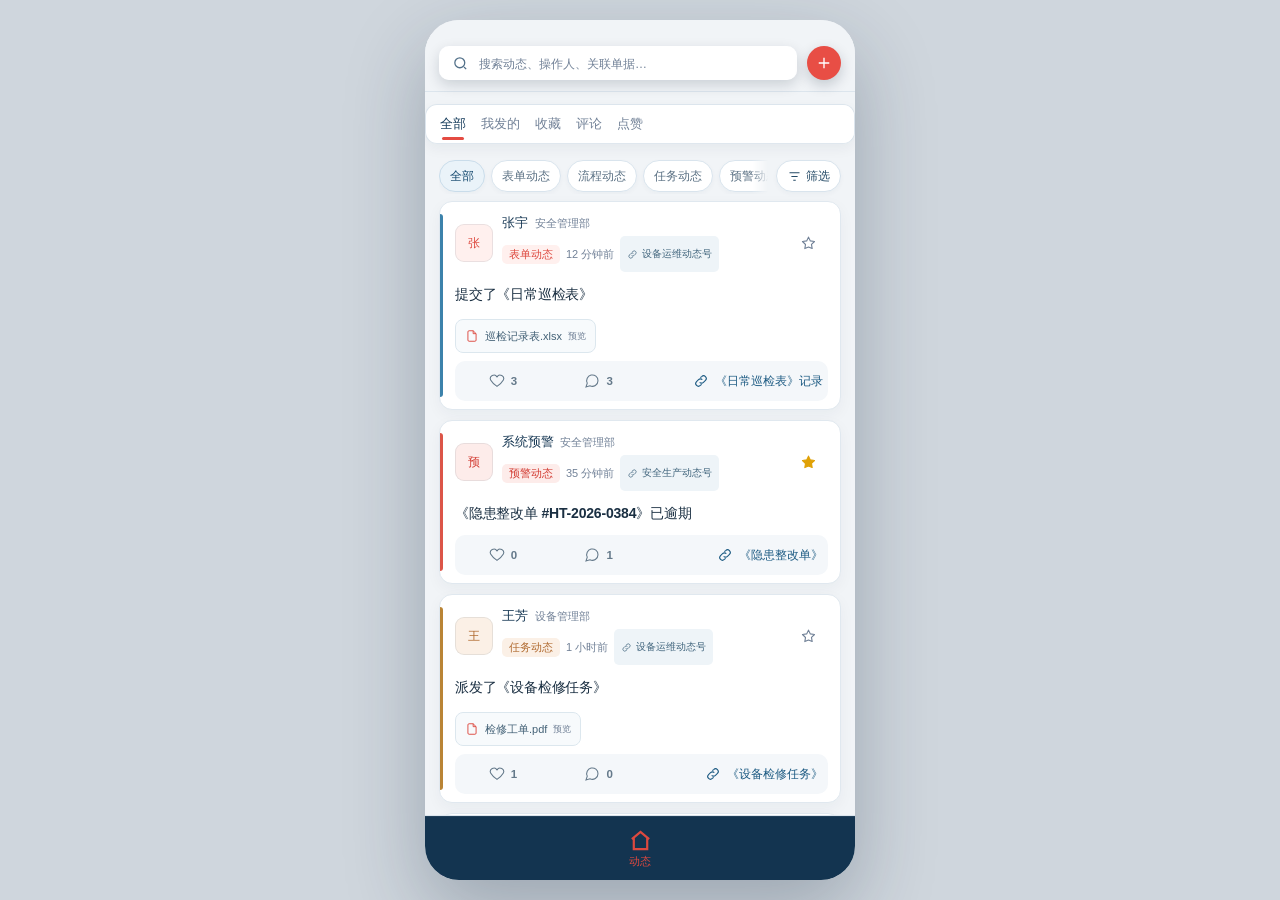
<file: 动态号-移动端.html>
<!doctype html>
<html lang="zh-CN">
<head>
<meta charset="UTF-8" />
<meta name="viewport" content="width=device-width, initial-scale=1.0" />
<meta name="theme-color" content="#15263d" />
<title>动态 · 应急移动端</title>
<style>
:root { font-family: "Segoe UI Variable Text", "Noto Sans SC", "Microsoft YaHei", sans-serif; color: #182334; background: #f5f7fa; font-synthesis: none; -webkit-font-smoothing: antialiased; }
* { box-sizing: border-box; }
body { margin: 0; min-width: 320px; }
button, input, textarea { font: inherit; }
button { cursor: pointer; }
svg { display: block; }

/* ===== Design tokens（应急移动端设计风格：澄明蓝 -> 应急红/藏青） ===== */
.workbench {
  --canvas: #e9edf1; --surface: #ffffff; --surface-soft: #eef1f4;
  --text: #18212e; --muted: #778295; --line: #dfe4e9;
  --accent: #e5483f; --accent-soft: #fff0ef;
  --nav: #15263d; --nav-hover: #223951;
  --shadow: 0 18px 45px rgba(21, 38, 61, .10);
  --danger: #d23b32; --danger-soft: #fdecea;
  --ok: #287d69; --ok-soft: #e3f4ef;
  --warn: #b06a2f; --warn-soft: #fbf0e6;
  --violet: #7259a4; --violet-soft: #eeeafa;
  min-height: 100dvh; background: var(--canvas); color: var(--text);
  transition: background .25s ease, color .25s ease;
}
.theme-dark {
  --canvas: #0f1925; --surface: #16222f; --surface-soft: #1d2a39;
  --text: #eef3f8; --muted: #9fb0c2; --line: #29384a;
  --accent: #ff6b61; --accent-soft: #3a1f1d;
  --nav: #0b1320; --nav-hover: #1c2c3e;
  --shadow: 0 18px 45px rgba(0, 0, 0, .30);
  --danger: #ff7369; --danger-soft: #3a211f;
  --ok: #5fb9a4; --ok-soft: #1f3a34;
  --warn: #d99a6c; --warn-soft: #3a2c20;
  --violet: #b6a3e0; --violet-soft: #2c2540;
}

/* ===== Nav rail ===== */
.app-nav { width: 80px; min-height: 100dvh; position: fixed; inset: 0 auto 0 0; z-index: 3; background: var(--nav); color: #bdc9d7; display: flex; flex-direction: column; align-items: center; padding: 17px 0 14px; }
.product-mark { width: 40px; height: 40px; display: grid; place-items: center; background: #dceeff; color: #0f6cbd; border-radius: 10px; font-family: Georgia, serif; font-weight: 700; font-size:23px; margin-bottom: 24px; }
.app-nav nav { width: 100%; display: grid; gap: 4px; }
.nav-link { width: 100%; min-height: 61px; border: 0; background: transparent; color: inherit; display: grid; place-items: center; gap: 3px; font-size:10px; position: relative; }
.nav-link svg { width: 20px; }
.nav-link:hover { background: var(--nav-hover); color: #fff; }
.nav-link.active { color: #fff; background: #204260; }
.nav-link.active::before { content: ''; position: absolute; left: 0; top: 11px; width: 3px; height: 39px; background: #82c4fa; }
.nav-link.has-child { position: relative; }
.nav-caret { position: absolute; right: 6px; top: 50%; width: 6px; height: 6px; border-right: 1.5px solid currentColor; border-bottom: 1.5px solid currentColor; transform: translateY(-50%) rotate(45deg); opacity: .65; }
.nav-link:hover .nav-caret, .nav-link.active .nav-caret { opacity: .9; border-color: #fff; }

/* 二级菜单：内嵌子面板（展开在图标栏右侧，内容区自动右移，不遮挡） */
.nav-subpanel { position: fixed; left: 80px; top: 0; bottom: 0; width: 196px; background: var(--nav); border-right: 1px solid rgba(255,255,255,.07); padding: 16px 10px; z-index: 5; overflow-y: auto; }
.nav-subpanel[hidden] { display: none; }
.nsp-head { font-size:10px; font-weight: 700; color: #7e8ca0; letter-spacing: .04em; padding: 2px 12px 10px; }
.nsp-item { display: flex; align-items: center; gap: 11px; width: 100%; border: 0; background: transparent; color: #c7d2df; text-align: left; padding: 10px 12px; border-radius: 9px; font-size:11.5px; font-weight: 600; cursor: pointer; }
.nsp-item svg { width: 17px; color: #8a98a8; flex: 0 0 auto; }
.nsp-item:hover { background: #204260; color: #fff; }
.nsp-item:hover svg { color: #fff; }
body.nav-shifted .page-shell { margin-left: 276px; }
.nav-link.expanded { background: #204260; color: #fff; }
.nav-link.expanded .nav-caret { transform: translateY(-50%) rotate(225deg); border-color: #fff; }

/* 模块占位 / 空状态 */
.module-placeholder { height: 100%; min-height: 60vh; display: grid; place-content: center; justify-items: center; gap: 6px; text-align: center; color: var(--muted); padding: 40px; }
.module-placeholder .mp-icon { width: 64px; height: 64px; border-radius: 18px; display: grid; place-items: center; background: var(--accent-soft); color: var(--accent); margin-bottom: 6px; }
.module-placeholder .mp-icon svg { width: 32px; }
.module-placeholder h2 { margin: 0; font-size:17px; color: var(--text); }
.module-placeholder p { margin: 0; font-size:11px; }
.nav-bottom { margin-top: auto; display: grid; gap: 13px; justify-items: center; }
.profile-mini { width: 31px; height: 31px; border-radius: 50%; display: grid; place-items: center; color: #fff; background: #4a78a8; font-size:11px; font-weight: 700; }

/* ===== Top tabs（可关闭标签页） ===== */
.page-shell { margin-left: 80px; min-height: 100dvh; transition: margin-left .18s ease; }
.app-topbar { height: 52px; display: flex; align-items: stretch; background: var(--surface); border-bottom: 1px solid var(--line); padding-right: 12px; }
.ws-tabs { flex: 1; display: flex; align-items: stretch; gap: 2px; overflow-x: auto; padding: 0 6px; scrollbar-width: none; }
.ws-tabs::-webkit-scrollbar { display: none; }
.ws-tab { display: flex; align-items: center; gap: 8px; padding: 0 8px 0 14px; border: 0; background: transparent; color: var(--muted); font-size:11px; font-weight: 600; border-bottom: 2px solid transparent; cursor: pointer; white-space: nowrap; }
.ws-tab:hover { color: var(--text); background: var(--surface-soft); }
.ws-tab.active { color: var(--accent); border-bottom-color: var(--accent); background: var(--accent-soft); }
.ws-tab-close { width: 19px; height: 19px; border: 0; background: transparent; color: inherit; border-radius: 5px; display: grid; place-items: center; cursor: pointer; opacity: .5; }
.ws-tab-close:hover { background: rgba(15,108,189,.16); opacity: 1; }
.ws-tab-close svg { width: 12px; }
.ws-empty { display: flex; align-items: center; padding: 0 16px; color: var(--muted); font-size:11.5px; }
.icon-button { width: 34px; height: 34px; border: 0; border-radius: 8px; display: grid; place-items: center; background: transparent; color: var(--muted); position: relative; }
.icon-button:hover, .icon-button.active { background: var(--accent-soft); color: var(--accent); }
.icon-button svg { width: 19px; }

main { padding: 16px 28px 40px; }
.section-title p, .kicker { margin: 0; color: #647da0; font-size:10px; font-weight: 650; letter-spacing: .06em; }
.section-title { display: flex; align-items: flex-end; justify-content: space-between; gap: 18px; }
.section-title h2 { margin: 0; font-size:18px; letter-spacing: -.03em; }
.quiet-action { border: 0; color: var(--accent); background: transparent; display: flex; align-items: center; gap: 5px; white-space: nowrap; padding: 5px 0; font-size:11px; font-weight: 600; }
.quiet-action svg { width: 16px; }
.quiet-action:hover { text-decoration: underline; }

/* ===== Layout ===== */
.feed-layout { display: grid; grid-template-columns: minmax(0, 1fr) 340px; gap: 28px; align-items: start; max-width: 1360px; }
.feed-layout--single { grid-template-columns: 1fr; max-width: none; }
.feed-layout--scoped { grid-template-columns: 208px minmax(0, 1fr); max-width: none; }
.feed-scope { position: sticky; top: 76px; border: 1px solid var(--line); border-radius: 12px; background: var(--surface); padding: 8px; display: grid; gap: 2px; align-self: start; }
.feed-scope-item { display: flex; align-items: center; justify-content: space-between; gap: 6px; padding: 8px 10px; border: 0; border-radius: 8px; background: transparent; color: var(--text); font-size:11.5px; text-align: left; cursor: pointer; }
.feed-scope-item svg { width: 13px; color: var(--muted); flex: 0 0 auto; }
.feed-scope-item:hover { background: var(--surface-soft); }
.feed-scope-item.sel { background: var(--accent-soft); color: var(--accent); font-weight: 600; }
.feed-scope-item.sel svg { color: var(--accent); }
.feed-scope-label { flex: 1 1 auto; min-width: 0; overflow: hidden; text-overflow: ellipsis; }
.feed-scope-count { font-size:10px; font-weight: 600; color: var(--muted); background: var(--surface-soft); border-radius: 999px; padding: 1px 7px; min-width: 18px; text-align: center; flex: 0 0 auto; }
.feed-scope-item.sel .feed-scope-count { color: var(--accent); background: color-mix(in srgb, var(--accent) 14%, transparent); }
.feed-scope-head { display: flex; align-items: center; justify-content: flex-end; gap: 6px; }
.feed-scope-toggle { width: 26px; height: 26px; flex: 0 0 auto; border: 0; border-radius: 7px; background: transparent; color: var(--muted); display: grid; place-items: center; cursor: pointer; }
.feed-scope-toggle:hover { background: var(--surface-soft); color: var(--text); }
.feed-scope-toggle svg { width: 16px; transform: rotate(180deg); transition: transform .2s; }
.feed-layout--scoped.collapsed { grid-template-columns: 40px minmax(0, 1fr); }
.feed-layout--scoped.collapsed .feed-scope-title { display: none; }
.feed-layout--scoped.collapsed .feed-scope-item { display: none; }
.feed-layout--scoped.collapsed .feed-scope-head { justify-content: center; padding: 2px 0; }
.feed-layout--scoped.collapsed .feed-scope-toggle svg { transform: rotate(0deg); }
.primary-column { min-width: 0; }

/* ===== Page head + search ===== */
.feed-page-head { margin-bottom: 16px; }
.feed-search { margin-top: 14px; display: flex; align-items: center; gap: 8px; height: 38px; padding: 0 12px; border: 1px solid var(--line); border-radius: 9px; background: var(--surface); color: var(--muted); max-width: 560px; }
.feed-search:focus-within { border-color: var(--accent); box-shadow: 0 0 0 2px color-mix(in srgb, var(--accent) 16%, transparent); }
.feed-search svg { width: 17px; flex: 0 0 auto; }
.feed-search input { border: 0; outline: none; background: transparent; color: var(--text); width: 100%; font-size:11px; }
.feed-search input::placeholder { color: var(--muted); }

/* ===== Filter tabs (segmented) ===== */
.feed-filter { display: flex; gap: 4px; margin: 16px 0 14px; background: var(--surface); border: 1px solid var(--line); border-radius: 10px; padding: 5px; overflow-x: auto; scrollbar-width: none; }
.feed-filter button { border: 0; background: transparent; padding: 7px 13px; font-size:11.5px; font-weight: 600; color: var(--muted); white-space: nowrap; border-radius: 7px; display: inline-flex; align-items: center; gap: 6px; }
.feed-filter button .pill { font-size:10px; font-weight: 700; padding: 1px 6px; border-radius: 9px; background: var(--surface-soft); color: var(--muted); }
.feed-filter button.selected { color: var(--accent); background: var(--accent-soft); }
.feed-filter button.selected .pill { background: color-mix(in srgb, var(--accent) 16%, transparent); color: var(--accent); }
.feed-adv { display: flex; align-items: center; gap: 12px; flex-wrap: wrap; margin: 0 0 16px; padding: 10px 12px; background: var(--surface); border: 1px solid var(--line); border-radius: 10px; }
.feed-adv-field { display: inline-flex; align-items: center; gap: 8px; }
.feed-adv-label { font-size:11.5px; font-weight: 600; color: var(--muted); white-space: nowrap; }
.feed-select { appearance: none; -webkit-appearance: none; border: 1px solid var(--line); background: var(--surface-soft); color: var(--text); font-size:11.5px; font-weight: 600; padding: 7px 28px 7px 11px; border-radius: 8px; cursor: pointer; background-image: url("data:image/svg+xml,%3Csvg xmlns='http://www.w3.org/2000/svg' width='12' height='12' viewBox='0 0 24 24' fill='none' stroke='%236b7a90' stroke-width='2'%3E%3Cpath d='M6 9l6 6 6-6'/%3E%3C/svg%3E"); background-repeat: no-repeat; background-position: right 9px center; }
.feed-select:hover { border-color: var(--accent); }
.feed-select:focus { outline: none; border-color: var(--accent); box-shadow: 0 0 0 3px var(--accent-soft); }
.feed-adv-check { display: inline-flex; align-items: center; gap: 6px; font-size:11.5px; font-weight: 600; color: var(--text); cursor: pointer; user-select: none; }
.feed-adv-check input { width: 15px; height: 15px; accent-color: var(--accent); cursor: pointer; }
.feed-adv-spacer { flex: 1 1 auto; }
.feed-adv-count { font-size:11px; color: var(--muted); white-space: nowrap; }
.feed-toolbar { display: flex; align-items: center; gap: 12px; flex-wrap: wrap; margin: 0 0 14px; padding: 10px 12px; background: var(--surface); border: 1px solid var(--line); border-radius: 10px; }
.feed-toolbar .feed-search { margin-top: 0; flex: 1 1 260px; max-width: 340px; }
.feed-toolbar .feed-adv-field:last-of-type { margin-right: 0; }

/* ===== Feed card ===== */
.feed-card { background: var(--surface); border: 1px solid var(--line); border-radius: 12px; box-shadow: var(--shadow); padding: 16px 18px; margin-bottom: 14px; }
.feed-card-head { display: grid; grid-template-columns: 38px minmax(0,1fr) auto; gap: 11px; align-items: start; }
.feed-avatar { width: 38px; height: 38px; border-radius: 9px; display: grid; place-items: center; font-size:11px; font-weight: 700; flex: 0 0 auto; }
.feed-avatar.blue { background: var(--accent-soft); color: var(--accent); }
.feed-avatar.green { background: var(--ok-soft); color: var(--ok); }
.feed-avatar.orange { background: var(--warn-soft); color: var(--warn); }
.feed-avatar.violet { background: var(--violet-soft); color: var(--violet); }
.feed-avatar.red { background: var(--danger-soft); color: var(--danger); }
.feed-card-head-meta { min-width: 0; }
.feed-card-operator { font-size:11px; display: flex; align-items: baseline; gap: 7px; flex-wrap: wrap; }
.feed-card-operator b { font-weight: 650; }
.feed-dept { font-size:10px; color: var(--muted); }
.feed-card-sub { display: flex; align-items: center; gap: 8px; margin-top: 3px; }
.feed-type-tag { font-size:10.5px; font-weight: 700; padding: 1.5px 7px; border-radius: 5px; }
.feed-type-tag.form { color: var(--accent); background: var(--accent-soft); }
.feed-type-tag.process { color: var(--violet); background: var(--violet-soft); }
.feed-type-tag.task { color: var(--warn); background: var(--warn-soft); }
.feed-type-tag.warning { color: var(--danger); background: var(--danger-soft); }
.feed-type-tag.manual { color: var(--accent); background: var(--accent-soft); }
.feed-type-tag.no { color: var(--accent); background: var(--accent-soft); }
.feed-card-sub time { font-size:10px; color: var(--muted); }
.feed-card-head-actions { display: flex; align-items: center; gap: 2px; }
.head-icon { width: 30px; height: 30px; border: 0; border-radius: 7px; background: transparent; color: var(--muted); display: grid; place-items: center; }
.head-icon:hover { background: var(--surface-soft); color: var(--text); }
.head-icon svg { width: 17px; }
.head-icon.star.on { color: #e0a106; }
.head-icon.star.on svg { fill: #e0a106; }

.feed-card-body { display: block; width: 100%; text-align: left; border: 0; background: transparent; color: inherit; padding: 12px 0 0; cursor: pointer; }
.feed-card-title { margin: 0; font-size:12.5px; font-weight: 650; letter-spacing: -.01em; }
.feed-card-title:hover { color: var(--accent); }
.feed-card-body:hover .feed-card-title { color: var(--accent); }

.feed-attachments { display: flex; flex-wrap: wrap; gap: 7px; margin-top: 11px; }
.feed-attachment { display: inline-flex; align-items: center; gap: 6px; padding: 6px 10px; border: 1px solid var(--line); border-radius: 8px; background: var(--surface-soft); color: var(--text); font-size:10.5px; max-width: 100%; }
.feed-attachment svg { width: 14px; color: var(--accent); flex: 0 0 auto; }
.feed-attachment small { color: var(--muted); }
.feed-attachment:hover { border-color: var(--accent); background: var(--accent-soft); color: var(--accent); }
.feed-attachment:hover small { color: var(--accent); }
.feed-thumb { margin-top: 11px; width: 132px; height: 92px; border-radius: 9px; border: 1px solid var(--line); background: linear-gradient(135deg, #cfe3f5, #e9d9f3); display: grid; place-items: center; color: #5d7793; font-size:10px; }

.feed-card-footer { display: flex; align-items: center; gap: 4px; margin-top: 13px; padding-top: 11px; border-top: 1px solid var(--line); }
.feed-action { border: 0; background: transparent; color: var(--muted); font-size:11.5px; font-weight: 600; display: inline-flex; align-items: center; gap: 6px; padding: 6px 10px; border-radius: 7px; }
.feed-action svg { width: 16px; }
.feed-action:hover { background: var(--surface-soft); color: var(--text); }
.feed-action.like.on { color: var(--danger); }
.feed-action.like.on svg { fill: var(--danger); }
.feed-action.fav.on { color: var(--warn); }
.feed-action.fav.on svg { fill: var(--warn); }
.feed-action.relate { margin-left: auto; color: var(--accent); }
.feed-action.relate svg { width: 15px; }
.feed-action:disabled { opacity: .5; cursor: default; color: var(--muted); }
.feed-action:disabled:hover { background: transparent; color: var(--muted); }
.feed-action.del { color: var(--danger); }
.feed-action.del:hover { background: var(--danger-soft); color: var(--danger); }
.feed-action.del:disabled { color: var(--muted); background: transparent; }

/* comments preview inside card */
.feed-comments { margin-top: 12px; border-top: 1px dashed var(--line); padding-top: 11px; display: grid; gap: 9px; }
.feed-comment { display: grid; grid-template-columns: 26px minmax(0,1fr); gap: 8px; align-items: start; }
.feed-comment > span { width: 26px; height: 26px; border-radius: 50%; display: grid; place-items: center; font-size:10px; font-weight: 700; background: var(--accent-soft); color: var(--accent); }
.feed-comment div { min-width: 0; font-size:11px; line-height: 1.5; }
.feed-comment b { font-weight: 650; margin-right: 5px; }
.feed-comment time { color: var(--muted); font-size:10.5px; margin-left: 6px; font-weight: 400; }
.feed-comment .mention { color: var(--accent); font-weight: 600; }
.feed-view-all { border: 0; background: transparent; color: var(--accent); font-size:11px; font-weight: 600; padding: 4px 0; align-self: start; }
.feed-view-all:hover { text-decoration: underline; }

/* ===== Side cards ===== */
.side-card { padding: 18px; border-radius: 12px; background: var(--surface); border: 1px solid var(--line); box-shadow: var(--shadow); }
.side-kicker { margin: 0 0 13px; color: #647da0; font-size:10px; font-weight: 650; letter-spacing: .06em; display: flex; align-items: center; justify-content: space-between; }
.side-kicker .count { color: var(--accent); background: var(--accent-soft); font-size:10px; padding: 1px 7px; border-radius: 9px; }
.followed-item { display: grid; grid-template-columns: 28px minmax(0,1fr) auto; gap: 9px; align-items: center; width: 100%; border: 0; background: transparent; text-align: left; color: inherit; padding: 9px 0; border-top: 1px solid var(--line); }
.followed-item:first-of-type { border-top: 0; }
.followed-item:hover { background: var(--surface-soft); margin: 0 -9px; padding: 9px; border-radius: 8px; }
.followed-item .feed-avatar { width: 28px; height: 28px; border-radius: 7px; font-size:10px; }
.followed-item b { font-size:11px; font-weight: 600; display: block; overflow: hidden; text-overflow: ellipsis; white-space: nowrap; }
.followed-item small { font-size:10.5px; color: var(--muted); }
.followed-item .unfollow { border: 0; background: transparent; color: var(--muted); width: 26px; height: 26px; border-radius: 6px; display: grid; place-items: center; }
.followed-item .unfollow:hover { color: var(--danger); background: var(--danger-soft); }
.empty-side { padding: 18px 4px; text-align: center; color: var(--muted); font-size:11px; }
.empty-side svg { width: 30px; color: var(--accent); margin: 0 auto 8px; }

.stat-row { display: grid; grid-template-columns: 54px minmax(0,1fr) 34px; gap: 10px; align-items: center; padding: 8px 0; }
.stat-row + .stat-row { border-top: 1px solid var(--line); }
.stat-tag { font-size:10.5px; font-weight: 700; padding: 3px 0; border-radius: 5px; text-align: center; }
.stat-bar { height: 7px; border-radius: 5px; background: var(--surface-soft); overflow: hidden; }
.stat-bar i { display: block; height: 100%; border-radius: 5px; }
.stat-num { font-size:11px; font-weight: 700; text-align: right; color: var(--text); }

.side-note { font-size:10.5px; line-height: 1.65; color: var(--muted); }
.side-note b { color: var(--text); }

/* ===== View: followed / timeline ===== */
.view-head { margin-bottom: 6px; }
.tl-record { background: var(--surface); border: 1px solid var(--line); border-radius: 12px; box-shadow: var(--shadow); padding: 18px 20px; margin-bottom: 18px; display: grid; grid-template-columns: auto minmax(0,1fr) auto; gap: 13px; align-items: center; }
.tl-record .rec-icon { width: 46px; height: 46px; border-radius: 11px; background: var(--warn-soft); color: var(--warn); display: grid; place-items: center; }
.tl-record .rec-icon svg { width: 24px; }
.tl-record h1 { margin: 0; font-size:16px; letter-spacing: -.02em; }
.tl-record p { margin: 4px 0 0; color: var(--muted); font-size:10.5px; }
.tl-record .rec-status { font-size:10px; font-weight: 700; padding: 3px 10px; border-radius: 6px; background: var(--ok-soft); color: var(--ok); }

.timeline { background: var(--surface); border: 1px solid var(--line); border-radius: 12px; box-shadow: var(--shadow); padding: 8px 22px; }
.tl-node { position: relative; display: grid; grid-template-columns: 34px minmax(0,1fr); gap: 14px; padding: 16px 0; }
.tl-node + .tl-node { border-top: 1px solid var(--line); }
.tl-rail { position: relative; display: grid; place-items: start; justify-items: center; }
.tl-dot { width: 30px; height: 30px; border-radius: 50%; display: grid; place-items: center; z-index: 1; color: #fff; }
.tl-dot.blue { background: var(--accent); } .tl-dot.green { background: var(--ok); } .tl-dot.orange { background: var(--warn); } .tl-dot.violet { background: var(--violet); }
.tl-dot svg { width: 16px; }
.tl-line { position: absolute; top: 30px; bottom: -16px; width: 2px; background: var(--line); }
.tl-node:last-child .tl-line { display: none; }
.tl-body { min-width: 0; }
.tl-body-head { display: flex; align-items: center; gap: 9px; }
.tl-type { font-size:10.5px; font-weight: 700; padding: 1.5px 7px; border-radius: 5px; }
.tl-time { font-size:10px; color: var(--muted); margin-left: auto; }
.tl-body h3 { margin: 8px 0 0; font-size:12px; font-weight: 650; }
.tl-body p { margin: 5px 0 0; font-size:11.5px; line-height: 1.55; color: #3a4757; }
.theme-dark .tl-body p { color: #c4cfdc; }
.tl-body .tl-link { display: inline-flex; align-items: center; gap: 5px; margin-top: 8px; border: 0; background: transparent; color: var(--accent); font-size:11px; font-weight: 600; padding: 0; }
.tl-body .tl-link svg { width: 14px; }

/* ===== Detail modal ===== */
.detail-layer { position: fixed; inset: 0; z-index: 30; display: grid; place-items: center; background: rgba(13, 24, 38, .56); padding: 24px; }
.detail-dialog { width: min(720px, 100%); min-width: 0; max-height: calc(100vh - 48px); display: flex; flex-direction: column; overflow: hidden; border-radius: 14px; background: var(--surface); color: var(--text); box-shadow: 0 24px 68px rgba(0, 0, 0, .27); }
.detail-head { padding: 18px 20px; border-bottom: 1px solid var(--line); display: grid; grid-template-columns: 38px minmax(0,1fr) auto; gap: 11px; align-items: center; position: relative; }
.detail-close { position: absolute; top: 13px; right: 14px; width: 30px; height: 30px; border: 0; background: transparent; color: var(--muted); border-radius: 7px; display: grid; place-items: center; }
.detail-close:hover { background: var(--surface-soft); color: var(--text); }
.detail-close svg { width: 18px; }
.detail-body { overflow: auto; padding: 18px 20px; }
.detail-title { margin: 14px 0 0; font-size:16px; font-weight: 700; letter-spacing: -.02em; }
.detail-relate { display: inline-flex; align-items: center; gap: 6px; margin-top: 13px; padding: 8px 12px; border: 1px solid var(--line); border-radius: 8px; background: var(--surface-soft); color: var(--accent); font-size:11px; font-weight: 600; }
.detail-relate svg { width: 15px; }
.detail-section-h { margin: 20px 0 10px; font-size:11px; font-weight: 700; display: flex; align-items: center; gap: 8px; }
.detail-section-h .seg { color: var(--muted); font-weight: 500; font-size:10.5px; }
.detail-tabs { display: flex; gap: 4px; margin-top: 18px; padding: 4px; background: var(--surface-soft); border: 1px solid var(--line); border-radius: 11px; }
.detail-tab { flex: 1; border: 0; background: transparent; padding: 8px 10px; font-size:11px; font-weight: 620; color: var(--muted); border-radius: 8px; display: inline-flex; align-items: center; justify-content: center; gap: 6px; cursor: pointer; transition: background .15s, color .15s; }
.detail-tab:hover { color: var(--text); }
.detail-tab.sel { color: var(--accent); background: var(--surface); box-shadow: 0 1px 3px rgba(0,0,0,.08); }
.detail-tab .seg { color: var(--muted); font-weight: 500; font-size:10.5px; }
.detail-tab.sel .seg { color: var(--accent); }
.detail-tab-body { margin-top: 14px; }

.comment-list { display: grid; gap: 12px; }
.comment-item { display: grid; grid-template-columns: 30px minmax(0,1fr); gap: 10px; align-items: start; }
.comment-item > span { width: 30px; height: 30px; border-radius: 50%; display: grid; place-items: center; font-size:10px; font-weight: 700; background: var(--accent-soft); color: var(--accent); }
.comment-main { min-width: 0; }
.comment-head { display: flex; align-items: baseline; gap: 8px; }
.comment-head b { font-size:11.5px; font-weight: 650; }
.comment-head time { font-size:10.5px; color: var(--muted); }
.comment-text { margin: 3px 0 0; font-size:11.5px; line-height: 1.55; }
.comment-text .mention { color: var(--accent); font-weight: 600; }
.comment-reply { margin-top: 5px; border: 0; background: transparent; color: var(--muted); font-size:10.5px; font-weight: 600; padding: 0; display: inline-flex; align-items: center; gap: 4px; }
.comment-reply:hover { color: var(--accent); }
.comment-reply svg { width: 13px; }
.comment-del { margin-top: 5px; margin-left: 14px; border: 0; background: transparent; color: var(--danger); font-size:10.5px; font-weight: 600; padding: 0; display: inline-flex; align-items: center; gap: 4px; }
.comment-del:hover { text-decoration: underline; }
.comment-del svg { width: 13px; }
.comment-attachments { display: flex; flex-wrap: wrap; gap: 6px; margin-top: 7px; }
.cmt-att { display: inline-flex; align-items: center; gap: 5px; padding: 5px 9px; border: 1px solid var(--line); border-radius: 7px; background: var(--surface-soft); color: var(--text); font-size:10px; max-width: 100%; }
.cmt-att svg { width: 13px; color: var(--accent); flex: 0 0 auto; }
.cmt-att small { color: var(--muted); }
.cmt-att:hover { border-color: var(--accent); background: var(--accent-soft); color: var(--accent); }
.cmt-att:hover small { color: var(--accent); }

.composer { margin-top: 16px; border: 1px solid var(--line); border-radius: 10px; padding: 10px 12px; background: var(--surface-soft); }
.composer textarea { width: 100%; border: 0; background: transparent; color: var(--text); outline: none; resize: vertical; min-height: 40px; font-size:11px; line-height: 1.5; }
.composer textarea::placeholder { color: var(--muted); }
.composer-bar { display: flex; align-items: center; gap: 4px; margin-top: 6px; }
.composer-bar .spacer { margin-left: auto; }
.composer-btn { width: 32px; height: 32px; border: 0; border-radius: 7px; background: transparent; color: var(--muted); display: grid; place-items: center; position: relative; }
.composer-btn:hover { background: var(--accent-soft); color: var(--accent); }
.composer-btn svg { width: 18px; }
.send-btn { min-height: 32px; padding: 0 16px; border: 1px solid var(--accent); border-radius: 7px; background: var(--accent); color: #fff; font-size:11.5px; font-weight: 650; }
.send-btn:disabled { opacity: .5; cursor: default; }

.popover { position: absolute; z-index: 40; background: var(--surface); border: 1px solid var(--line); border-radius: 10px; box-shadow: 0 14px 34px rgba(24, 51, 80, .17); padding: 6px; min-width: 180px; }
.emoji-pop { display: grid; grid-template-columns: repeat(6, 1fr); gap: 2px; }
.emoji-pop button { border: 0; background: transparent; font-size:17px; height: 34px; border-radius: 7px; }
.emoji-pop button:hover { background: var(--surface-soft); }
.mention-pop { display: grid; }
.mention-pop button { border: 0; background: transparent; text-align: left; display: grid; grid-template-columns: 26px minmax(0,1fr); gap: 8px; align-items: center; padding: 7px 8px; border-radius: 7px; color: var(--text); font-size:11.5px; }
.mention-pop button:hover { background: var(--accent-soft); color: var(--accent); }
.mention-pop span { width: 26px; height: 26px; border-radius: 50%; display: grid; place-items: center; font-size:10px; font-weight: 700; background: var(--accent-soft); color: var(--accent); }

.likers { display: grid; gap: 2px; }
.likers button { border: 0; background: transparent; text-align: left; display: grid; grid-template-columns: 26px minmax(0,1fr); gap: 8px; align-items: center; padding: 6px 8px; border-radius: 7px; color: var(--text); font-size:11.5px; }
.likers button:hover { background: var(--surface-soft); }
.likers span { width: 26px; height: 26px; border-radius: 50%; display: grid; place-items: center; font-size:10px; font-weight: 700; background: var(--danger-soft); color: var(--danger); }

/* share popover */
.share-pop { min-width: 210px; }
.share-pop .share-row { display: flex; align-items: center; gap: 8px; padding: 8px; border-radius: 7px; }
.share-pop .share-row + .share-row { margin-top: 4px; }
.share-pop .share-row code { font-size:10px; color: var(--muted); overflow: hidden; text-overflow: ellipsis; white-space: nowrap; }
.share-pop .share-row button { margin-left: auto; border: 0; background: var(--accent-soft); color: var(--accent); border-radius: 6px; font-size:10px; font-weight: 600; padding: 5px 9px; }
.share-pop .qr { width: 100%; height: 96px; border-radius: 8px; background: repeating-conic-gradient(#172437 0 25%, #fff 0 50%) 50% / 12px 12px; margin-top: 8px; border: 1px solid var(--line); }

/* toast */
.toast { position: fixed; z-index: 70; right: 28px; bottom: 28px; display: flex; align-items: center; gap: 8px; padding: 12px 15px; border-radius: 9px; color: var(--text); background: var(--surface); border: 1px solid var(--line); box-shadow: 0 14px 34px rgba(24, 51, 80, .17); font-size:11.5px; font-weight: 600; }
.toast svg { width: 17px; color: var(--ok); }

/* ===== Sheet：二级页面（右侧抽屉 / 移动端底部页） ===== */
.sheet-layer { position: fixed; inset: 0; z-index: 40; background: rgba(13, 24, 38, .5); display: flex; justify-content: flex-end; }
.sheet-panel { width: min(452px, 100%); height: 100%; min-width: 0; display: flex; flex-direction: column; background: var(--surface); color: var(--text); box-shadow: -18px 0 52px rgba(0, 0, 0, .22); animation: sheetIn .2s ease; }
@keyframes sheetIn { from { transform: translateX(26px); opacity: .3; } to { transform: none; opacity: 1; } }
.sheet-head { flex: 0 0 auto; padding: 13px 14px; border-bottom: 1px solid var(--line); display: grid; grid-template-columns: 32px minmax(0, 1fr) 32px; gap: 8px; align-items: center; }
.sheet-titles { min-width: 0; text-align: center; }
.sheet-titles h3 { margin: 0; font-size:12.5px; font-weight: 700; letter-spacing: -.01em; overflow: hidden; text-overflow: ellipsis; white-space: nowrap; }
.sheet-titles p { margin: 2px 0 0; font-size:10px; color: var(--muted); overflow: hidden; text-overflow: ellipsis; white-space: nowrap; }
.sheet-icon { width: 32px; height: 32px; border: 0; background: transparent; color: var(--muted); border-radius: 8px; display: grid; place-items: center; }
.sheet-icon:hover { background: var(--surface-soft); color: var(--text); }
.sheet-icon svg { width: 18px; }
.sheet-body { flex: 1 1 auto; overflow: auto; padding: 16px; }
.sheet-foot { flex: 0 0 auto; padding: 12px 16px; border-top: 1px solid var(--line); display: flex; gap: 10px; align-items: center; background: var(--surface); }
.sheet-layer.is-modal { justify-content: center; align-items: center; background: rgba(13, 24, 38, .55); }
.sheet-layer.is-modal .sheet-panel { width: min(760px, 94vw); height: auto; max-height: 90vh; border-radius: 16px; box-shadow: 0 26px 80px rgba(0, 0, 0, .42); animation: modalIn .2s ease; }

/* ===== 评论/点赞 左侧抽屉 ===== */
.cmt-layer { position: fixed; inset: 0; z-index: 35; background: rgba(13, 24, 38, .5); display: flex; justify-content: flex-end; }
.cmt-panel { width: min(420px, 100%); height: 100%; min-width: 0; display: flex; flex-direction: column; background: var(--surface); color: var(--text); box-shadow: -18px 0 52px rgba(0, 0, 0, .22); animation: sheetIn .2s ease; }
.cmt-head { flex: 0 0 auto; padding: 9px 12px 9px 14px; border-bottom: 1px solid var(--line); display: flex; align-items: center; gap: 8px; }
.cmt-tabs { display: flex; gap: 6px; flex: 1 1 auto; }
.cmt-tab { border: 0; background: transparent; color: var(--muted); font-size:11px; font-weight: 600; padding: 7px 12px; border-radius: 8px; cursor: pointer; display: inline-flex; align-items: center; gap: 6px; }
.cmt-tab:hover { background: var(--surface-soft); }
.cmt-tab.sel { background: var(--accent-soft); color: var(--accent); }
.cmt-badge { font-size:10px; font-weight: 600; background: var(--surface-soft); color: var(--muted); border-radius: 999px; padding: 0 7px; min-width: 16px; text-align: center; }
.cmt-tab.sel .cmt-badge { background: color-mix(in srgb, var(--accent) 14%, transparent); color: var(--accent); }
.cmt-close { width: 32px; height: 32px; border: 0; border-radius: 8px; background: transparent; color: var(--muted); display: grid; place-items: center; cursor: pointer; }
.cmt-close:hover { background: var(--surface-soft); color: var(--text); }
.cmt-close svg { width: 18px; }
.cmt-body { flex: 1 1 auto; overflow: auto; padding: 14px; }
.cmt-foot { flex: 0 0 auto; border-top: 1px solid var(--line); padding: 10px 12px; background: var(--surface); }
.cmt-textarea { width: 100%; border: 1px solid var(--line); border-radius: 10px; background: var(--surface-soft); color: var(--text); outline: none; resize: vertical; min-height: 42px; font-size:11px; line-height: 1.5; padding: 9px 11px; }
.cmt-textarea::placeholder { color: var(--muted); }
.cmt-textarea:focus { border-color: var(--accent); box-shadow: 0 0 0 2px color-mix(in srgb, var(--accent) 16%, transparent); }
.cmt-bar { display: flex; align-items: center; gap: 4px; margin-top: 6px; }
.cmt-bar .spacer { margin-left: auto; }

/* ===== 关联单据 右侧抽屉（只读：仅表单内容） ===== */
.rec-layer { position: fixed; inset: 0; z-index: 36; background: rgba(13, 24, 38, .5); display: flex; justify-content: flex-end; }
.rec-panel { width: min(440px, 100%); height: 100%; min-width: 0; display: flex; flex-direction: column; background: var(--surface); color: var(--text); box-shadow: -18px 0 52px rgba(0, 0, 0, .22); animation: sheetIn .2s ease; }
.rec-drawer-head { flex: 0 0 auto; padding: 14px; border-bottom: 1px solid var(--line); display: flex; align-items: center; gap: 10px; }
.rec-drawer-head .rec-icon { width: 40px; height: 40px; border-radius: 10px; display: grid; place-items: center; flex: 0 0 auto; }
.rec-drawer-head .rec-icon svg { width: 21px; }
.rec-drawer-head .rec-status { font-size:10px; font-weight: 700; padding: 3px 10px; border-radius: 6px; flex: 0 0 auto; }
.rec-drawer-titles { flex: 1 1 auto; min-width: 0; }
.rec-drawer-titles b { display: block; font-size:12px; font-weight: 700; }
.rec-drawer-titles p { margin: 2px 0 0; font-size:10.5px; color: var(--muted); overflow: hidden; text-overflow: ellipsis; white-space: nowrap; }
.rec-close { width: 32px; height: 32px; border: 0; border-radius: 8px; background: transparent; color: var(--muted); display: grid; place-items: center; cursor: pointer; flex: 0 0 auto; }
.rec-close:hover { background: var(--surface-soft); color: var(--text); }
.rec-close svg { width: 18px; }
.rec-drawer-body { flex: 1 1 auto; overflow: auto; padding: 16px 14px; }
@keyframes modalIn { from { opacity: 0; transform: translateY(10px) scale(.98); } to { opacity: 1; transform: none; } }
.sheet-section { margin-bottom: 18px; }
.sheet-section:last-child { margin-bottom: 0; }
.sheet-section > h4 { margin: 0 0 9px; font-size:10px; letter-spacing: .06em; font-weight: 650; color: #647da0; display: flex; align-items: center; justify-content: space-between; gap: 8px; }
.sheet-section > h4 em { font-style: normal; color: var(--muted); font-weight: 500; letter-spacing: 0; }
.sheet-tip { margin: 8px 0 0; font-size:10.5px; line-height: 1.6; color: var(--muted); }

.btn-primary { flex: 1; min-height: 40px; padding: 0 16px; border: 1px solid var(--accent); border-radius: 9px; background: var(--accent); color: #fff; font-size:11px; font-weight: 650; display: inline-flex; align-items: center; justify-content: center; gap: 7px; }
.btn-primary:disabled { opacity: .45; cursor: default; }
.btn-primary svg { width: 17px; }
.btn-ghost { min-height: 40px; padding: 0 16px; border: 1px solid var(--line); border-radius: 9px; background: var(--surface); color: var(--text); font-size:11px; font-weight: 600; }
.btn-ghost:hover { border-color: var(--accent); color: var(--accent); }
.btn-danger { flex: 1; min-height: 40px; padding: 0 16px; border: 1px solid var(--danger); border-radius: 9px; background: var(--danger); color: #fff; font-size:11px; font-weight: 650; display: inline-flex; align-items: center; justify-content: center; gap: 7px; }
.btn-danger:hover { opacity: .9; }
.btn-danger svg { width: 17px; }
.mini-btn { border: 0; background: var(--accent-soft); color: var(--accent); border-radius: 7px; font-size:10.5px; font-weight: 650; padding: 6px 10px; flex: 0 0 auto; }
.mini-btn:hover { background: color-mix(in srgb, var(--accent) 20%, transparent); }

.row-link { width: 100%; display: grid; grid-template-columns: 18px minmax(0, 1fr) auto 15px; gap: 10px; align-items: center; border: 1px solid var(--line); border-radius: 10px; background: var(--surface); color: var(--text); padding: 11px 12px; font-size:11px; text-align: left; }
.row-link + .row-link { margin-top: 8px; }
.row-link:hover { border-color: var(--accent); background: var(--accent-soft); color: var(--accent); }
.row-link svg { width: 100%; }
.row-link b { font-size:10.5px; font-weight: 600; color: var(--muted); white-space: nowrap; }
.row-link:hover b { color: var(--accent); }
.sheet-textarea { width: 100%; min-height: 76px; resize: vertical; border: 1px solid var(--line); border-radius: 10px; background: var(--surface-soft); color: var(--text); padding: 10px 12px; font-size:11px; line-height: 1.55; outline: none; }
.sheet-textarea:focus { border-color: var(--accent); background: var(--surface); }
.sheet-textarea::placeholder { color: var(--muted); }
/* 与文本域保持一致的输入框样式（统一外观） */
.sheet-input { width: 100%; height: 40px; border: 1px solid var(--line); border-radius: 10px; background: var(--surface-soft); color: var(--text); padding: 0 12px; font-size: 11px; outline: none; }
.sheet-input:focus { border-color: var(--accent); background: var(--surface); }
.sheet-input::placeholder { color: var(--muted); }
.sheet-select { width: 100%; height: 40px; border: 1px solid var(--line); border-radius: 10px; background: var(--surface-soft); color: var(--text); padding: 0 12px; font-size: 11px; outline: none; }
.sheet-select:focus { border-color: var(--accent); background: var(--surface); }
/* 发动态页脚：取消缩小、发布放大 */
.sheet-foot.post-foot { display: flex; gap: 10px; align-items: stretch; }
.sheet-foot.post-foot .btn-ghost { flex: 0 0 auto; width: auto; min-width: 80px; min-height: 40px; font-size: 12px; }
.sheet-foot.post-foot .btn-primary { flex: 1 1 auto; width: auto; min-height: 52px; font-size: 14px; font-weight: 700; }
.pick-search { max-width: none; margin: 0 0 10px; }

/* share */
.share-card { border: 1px solid var(--line); border-radius: 11px; background: var(--surface-soft); padding: 12px 13px; }
.share-card .sc-head { display: grid; grid-template-columns: 30px minmax(0, 1fr) auto; gap: 9px; align-items: center; }
.share-card .sc-head .feed-avatar { width: 30px; height: 30px; border-radius: 8px; font-size:10px; }
.share-card .sc-who { font-size:11px; font-weight: 650; }
.share-card .sc-who small { display: block; font-size:10.5px; font-weight: 400; color: var(--muted); }
.share-card b { display: block; margin-top: 10px; font-size:11px; font-weight: 650; }
.share-card p { margin: 5px 0 0; font-size:10.5px; line-height: 1.6; color: var(--muted); }
.channel-grid { display: grid; grid-template-columns: repeat(4, minmax(0, 1fr)); gap: 8px; }
.channel { border: 1px solid var(--line); border-radius: 11px; background: var(--surface); padding: 11px 3px; display: grid; justify-items: center; gap: 6px; font-size:10px; color: var(--text); }
.channel i { width: 34px; height: 34px; border-radius: 10px; display: grid; place-items: center; background: var(--surface-soft); color: var(--muted); }
.channel svg { width: 18px; }
.channel:hover { border-color: var(--accent); }
.channel.on { border-color: var(--accent); background: var(--accent-soft); color: var(--accent); }
.channel.on i { background: var(--accent); color: #fff; }
.link-row { display: flex; align-items: center; gap: 8px; border: 1px solid var(--line); border-radius: 9px; padding: 8px 10px; background: var(--surface-soft); }
.link-row > svg { width: 16px; color: var(--accent); flex: 0 0 auto; }
.link-row code { flex: 1; min-width: 0; font-size:10px; color: var(--muted); overflow: hidden; text-overflow: ellipsis; white-space: nowrap; }
.qr-box { width: 168px; height: 168px; margin: 0 auto; border: 1px solid var(--line); border-radius: 12px; background: repeating-conic-gradient(#172437 0 25%, #fff 0 50%) 50% / 14px 14px; }

/* chips + picker */
.chips { display: flex; flex-wrap: wrap; gap: 6px; }
.chips:not(:empty) { margin-bottom: 10px; }
.chip { display: inline-flex; align-items: center; gap: 5px; padding: 4px 6px 4px 9px; border-radius: 20px; background: var(--accent-soft); color: var(--accent); font-size:10.5px; font-weight: 600; }
.chip button { border: 0; background: transparent; color: inherit; display: grid; place-items: center; padding: 0; }
.chip svg { width: 12px; }
.pick-group { margin-bottom: 12px; }
.pick-group > h5 { margin: 0 0 4px; padding: 0 8px; font-size:10px; font-weight: 650; color: var(--muted); }
.pick-list { display: grid; gap: 2px; }
.pick-item { display: grid; grid-template-columns: 30px minmax(0, 1fr) 18px; gap: 10px; align-items: center; width: 100%; border: 0; background: transparent; color: inherit; text-align: left; padding: 8px; border-radius: 9px; }
.pick-item:hover { background: var(--surface-soft); }
.pick-item.on { background: var(--accent-soft); }
.pick-item .av { width: 30px; height: 30px; border-radius: 50%; display: grid; place-items: center; font-size:10px; font-weight: 700; background: var(--accent-soft); color: var(--accent); }
.pick-item.on .av { background: var(--accent); color: #fff; }
.pick-item .av.grp { border-radius: 9px; background: var(--violet-soft); color: var(--violet); }
.pick-item .av.grp svg { width: 16px; }
.pick-item b { font-size:11.5px; font-weight: 600; display: block; overflow: hidden; text-overflow: ellipsis; white-space: nowrap; }
.pick-item small { font-size:10.5px; color: var(--muted); }
.pick-check { width: 18px; height: 18px; border-radius: 50%; border: 1.5px solid var(--line); display: grid; place-items: center; color: transparent; }
.pick-item.on .pick-check { background: var(--accent); border-color: var(--accent); color: #fff; }
.pick-check svg { width: 12px; }
.pick-empty { padding: 26px 0; text-align: center; color: var(--muted); font-size:11px; }

/* 记录规则：按 工作表 / 流程 / 任务 / 预警 分组 */
.rule-groups { display: grid; gap: 16px; }
.rule-group { border: 1px solid var(--line); border-radius: 12px; background: var(--surface); overflow: hidden; }
.rule-grp-head { display: flex; align-items: center; gap: 9px; padding: 10px 14px; border-bottom: 1px solid var(--line); background: var(--surface-soft); }
.rule-grp-head b { font-size:11px; font-weight: 680; letter-spacing: -.01em; }
.rule-grp-ico { width: 26px; height: 26px; border-radius: 8px; display: grid; place-items: center; flex: 0 0 auto; }
.rule-grp-ico svg { width: 15px; }
.rule-grp-ico.sheet { color: var(--accent); background: var(--accent-soft); }
.rule-grp-ico.process { color: var(--violet); background: var(--violet-soft); }
.rule-grp-ico.task { color: var(--warn); background: var(--warn-soft); }
.rule-grp-ico.warning { color: var(--danger); background: var(--danger-soft); }
.rule-grp-count { margin-left: auto; font-size:10px; font-weight: 600; color: var(--muted); background: var(--surface); border: 1px solid var(--line); border-radius: 9px; padding: 1px 8px; }
.rule-grp-select-all { display: inline-flex; align-items: center; gap: 5px; margin-left: 8px; color: var(--muted); font-size:10px; font-weight: 600; cursor: pointer; user-select: none; }
.rule-grp-select-all input { width: 14px; height: 14px; margin: 0; accent-color: var(--accent); cursor: pointer; }
.rule-group .pick-list { padding: 6px; }

/* 新建向导：关联业务 tab + 级联树 */
.biz-tabs { display: flex; gap: 6px; margin-bottom: 12px; flex-wrap: wrap; }
.biz-tab { display: inline-flex; align-items: center; gap: 7px; padding: 7px 13px; border-radius: 9px; border: 1px solid var(--line); background: var(--surface); color: var(--text); font-size:11.5px; font-weight: 600; cursor: pointer; }
.biz-tab small { font-size:10.5px; color: var(--muted); font-weight: 600; background: var(--surface-soft); border-radius: 9px; padding: 1px 7px; margin-left: 2px; }
.biz-tab:hover { background: var(--surface-soft); }
.biz-tab.on { border-color: var(--accent); background: var(--accent-soft); color: var(--accent); }
.biz-tab.on small { background: #fff; color: var(--accent); }
.biz-tab-ico { width: 18px; height: 18px; display: grid; place-items: center; border-radius: 6px; }
.biz-tab-ico svg { width: 13px; }
.biz-tab-none { color: var(--muted); }
.biz-tab-none svg { width: 13px; }
.biz-tab-none.on { border-color: var(--muted); background: var(--surface-soft); color: var(--text); }
/* photo picker */
.photo-grid { display: grid; grid-template-columns: repeat(3, minmax(0, 1fr)); gap: 8px; }
.photo-cell { position: relative; aspect-ratio: 1 / 1; border-radius: 10px; border: 1px solid var(--line); padding: 0; overflow: hidden; background: linear-gradient(135deg, #cfe3f5, #e9d9f3); color: #41607f; font-size:10px; display: grid; place-items: center; align-content: center; gap: 4px; }
.photo-cell svg { width: 20px; }
.photo-cell.on { border-color: var(--accent); box-shadow: inset 0 0 0 2px var(--accent); }
.photo-cell .tick { position: absolute; right: 6px; top: 6px; width: 18px; height: 18px; border-radius: 50%; border: 1.5px solid rgba(255, 255, 255, .9); background: rgba(23, 36, 55, .22); display: grid; place-items: center; color: transparent; }
.photo-cell .tick svg { width: 11px; }
.photo-cell.on .tick { background: var(--accent); border-color: var(--accent); color: #fff; }
.photo-cell.add { background: var(--surface-soft); border-style: dashed; color: var(--muted); }
.photo-thumbs { display: flex; flex-wrap: wrap; gap: 8px; }
.photo-thumbs .pt { position: relative; width: 66px; height: 66px; border-radius: 9px; border: 1px solid var(--line); background: linear-gradient(135deg, #cfe3f5, #e9d9f3); display: grid; place-items: center; color: #41607f; }
.photo-thumbs .pt svg { width: 18px; }
.photo-thumbs .pt button { position: absolute; right: -5px; top: -5px; width: 19px; height: 19px; border-radius: 50%; border: 0; background: var(--nav); color: #fff; display: grid; place-items: center; }
.photo-thumbs .pt button svg { width: 11px; }
.photo-thumbs .pt img { width: 100%; height: 100%; object-fit: cover; border-radius: 8px; }
.nf-att-actions { display: flex; flex-direction: column; gap: 8px; }
.nf-camera-btn { display: inline-flex; align-items: center; justify-content: center; gap: 6px; width: 100%; min-height: 38px; padding: 8px 12px; border: 1px solid var(--line); border-radius: 9px; background: var(--surface); color: var(--text); font-size: 12px; font-weight: 600; cursor: pointer; }
.nf-camera-btn svg { width: 18px; height: 18px; color: var(--accent); }
.nf-camera-btn:hover { border-color: var(--accent); background: var(--accent-soft); }
.nf-camera-grid { display: grid; grid-template-columns: repeat(3, minmax(0, 1fr)); gap: 8px; }
.nf-camera-tile { position: relative; aspect-ratio: 1 / 1; border: 1px solid var(--line); border-radius: 10px; overflow: hidden; background: linear-gradient(135deg, #eff5f2, #e1ece7); color: #547168; display: grid; place-items: center; }
.nf-camera-tile img { width: 100%; height: 100%; object-fit: cover; }
.nf-camera-tile > svg { width: 24px; height: 24px; }
.nf-camera-tile > button { position: absolute; top: 5px; right: 5px; width: 20px; height: 20px; padding: 0; border: 0; border-radius: 50%; background: rgba(31, 45, 42, 0.72); color: #fff; display: grid; place-items: center; }
.nf-camera-tile > button svg { width: 12px; height: 12px; }
.nf-camera-tile--add { align-content: center; gap: 4px; border-style: dashed; background: var(--surface-soft); cursor: pointer; font-size: 11px; font-weight: 650; color: var(--muted); }
.nf-camera-tile--add svg { width: 22px; height: 22px; color: var(--accent); }
.feed-attachment.is-photo svg { color: var(--accent); }

/* menu list */
.menu-list { display: grid; gap: 2px; }
.menu-item { display: grid; grid-template-columns: 32px minmax(0, 1fr) 15px; gap: 11px; align-items: center; width: 100%; border: 0; background: transparent; color: inherit; text-align: left; padding: 10px 8px; border-radius: 9px; font-size:11px; }
.menu-item:hover { background: var(--surface-soft); }
.menu-item i { width: 32px; height: 32px; border-radius: 9px; display: grid; place-items: center; background: var(--surface-soft); color: var(--muted); }
.menu-item i svg { width: 17px; }
.menu-item b { font-weight: 600; display: block; }
.menu-item small { display: block; font-size:10px; color: var(--muted); margin-top: 2px; }
.menu-item > svg { width: 15px; color: var(--muted); }
.menu-item:hover i { background: var(--accent-soft); color: var(--accent); }
.menu-item.danger i { background: var(--danger-soft); color: var(--danger); }
.menu-item.danger b { color: var(--danger); }
.menu-item.danger:hover i { background: var(--danger-soft); color: var(--danger); }

/* radio list */
.radio-list { display: grid; gap: 2px; }
.radio-item { display: grid; grid-template-columns: minmax(0, 1fr) 18px; gap: 10px; align-items: center; width: 100%; border: 0; background: transparent; color: inherit; text-align: left; padding: 11px 8px; border-radius: 9px; font-size:11px; }
.radio-item:hover { background: var(--surface-soft); }
.radio-item small { display: block; font-size:10px; color: var(--muted); margin-top: 2px; }
.radio-dot { width: 18px; height: 18px; border-radius: 50%; border: 1.5px solid var(--line); display: grid; place-items: center; }
.radio-item.on .radio-dot { border-color: var(--accent); }
.radio-item.on .radio-dot::after { content: ''; width: 9px; height: 9px; border-radius: 50%; background: var(--accent); }

/* likers page */
.liker-row { display: grid; grid-template-columns: 34px minmax(0, 1fr) auto; gap: 10px; align-items: center; padding: 10px 0; border-top: 1px solid var(--line); }
.liker-row:first-child { border-top: 0; }
.liker-row .av { width: 34px; height: 34px; border-radius: 50%; display: grid; place-items: center; font-size:11px; font-weight: 700; background: var(--danger-soft); color: var(--danger); }
.liker-row b { font-size:11.5px; font-weight: 650; display: block; }
.liker-row small { font-size:10.5px; color: var(--muted); }

/* done state */
.sheet-done { display: grid; place-items: center; gap: 11px; padding: 46px 12px 20px; text-align: center; }
.sheet-done .ok { width: 58px; height: 58px; border-radius: 50%; background: var(--ok-soft); color: var(--ok); display: grid; place-items: center; }
.sheet-done .ok svg { width: 29px; }
.sheet-done b { font-size:13.5px; }
.sheet-done p { margin: 0; font-size:11px; color: var(--muted); line-height: 1.7; }

/* ===== Lightbox（图片查看器） ===== */
.lightbox { position: fixed; inset: 0; z-index: 60; background: rgba(8, 13, 20, .93); display: flex; flex-direction: column; }
.lb-top { flex: 0 0 auto; height: 56px; display: flex; align-items: center; gap: 10px; padding: 0 14px; color: #e7eef7; font-size:11.5px; }
.lb-top .lb-title { min-width: 0; overflow: hidden; text-overflow: ellipsis; white-space: nowrap; font-weight: 600; }
.lb-top .lb-idx { color: #93a5ba; flex: 0 0 auto; }
.lb-top .spacer { margin-left: auto; }
.lb-btn { width: 34px; height: 34px; border: 0; border-radius: 9px; background: rgba(255, 255, 255, .09); color: #e7eef7; display: grid; place-items: center; flex: 0 0 auto; }
.lb-btn:hover { background: rgba(255, 255, 255, .2); }
.lb-btn:disabled { opacity: .3; cursor: default; }
.lb-btn svg { width: 18px; }
.lb-stage { flex: 1 1 auto; min-height: 0; display: grid; grid-template-columns: 44px minmax(0, 1fr) 44px; align-items: center; gap: 10px; padding: 6px 14px; }
.lb-nav { display: grid; place-items: center; }
.lb-photo { width: 100%; max-width: 760px; margin: 0 auto; aspect-ratio: 4 / 3; max-height: 100%; border-radius: 13px; background: linear-gradient(135deg, #cfe3f5, #e9d9f3); display: grid; place-items: center; align-content: center; gap: 8px; color: #3f5f7e; font-size:11px; text-align: center; padding: 16px; }
.lb-img { max-width: min(760px, 100%); max-height: 72vh; width: auto; height: auto; border-radius: 13px; object-fit: contain; box-shadow: 0 8px 30px rgba(13, 24, 38, .35); }
.lb-photo svg { width: 42px; }
.lb-photo small { color: #5d7793; font-size:10.5px; }
.lb-strip { flex: 0 0 auto; display: flex; gap: 8px; padding: 12px 16px 18px; overflow-x: auto; justify-content: center; scrollbar-width: none; }
.lb-thumb { width: 66px; height: 54px; border-radius: 9px; border: 2px solid transparent; background: linear-gradient(135deg, #cfe3f5, #e9d9f3); flex: 0 0 auto; padding: 0; display: grid; place-items: center; color: #41607f; }
.lb-thumb svg { width: 16px; }
.lb-thumb.on { border-color: #63b0f4; }

/* ===== Record page（关联单据详情 U-5） ===== */
.rec-grid { display: grid; grid-template-columns: repeat(2, minmax(0, 1fr)); gap: 0 22px; }
.rec-field { padding: 10px 0; border-bottom: 1px solid var(--line); }
.rec-field span { display: block; font-size:10px; color: var(--muted); }
.rec-field b { display: block; margin-top: 4px; font-size:11px; font-weight: 600; word-break: break-word; }
.rec-field.wide { grid-column: 1 / -1; }
.rec-field.warn b { color: var(--danger); }
.rec-actions { display: grid; gap: 8px; }
.rec-actions button { width: 100%; min-height: 38px; border: 1px solid var(--line); border-radius: 9px; background: var(--surface); color: var(--text); font-size:11.5px; font-weight: 600; display: inline-flex; align-items: center; justify-content: center; gap: 7px; }
.rec-actions button:hover { border-color: var(--accent); color: var(--accent); background: var(--accent-soft); }
.rec-actions button svg { width: 16px; }
.rec-actions .primary { background: var(--accent); border-color: var(--accent); color: #fff; }
.rec-actions .primary:hover { background: var(--accent); color: #fff; }

[hidden] { display: none !important; }

@media (max-width: 1180px) {
  .feed-layout { grid-template-columns: 1fr; }
  .feed-card, .side-card, .timeline, .tl-record { min-height: 0; }
}
@media (max-width: 850px) {
  .app-nav { width: 100%; height: 66px; min-height: 0; inset: auto 0 0 0; padding: 0 7px; flex-direction: row; justify-content: center; }
  .product-mark, .nav-bottom { display: none; }
  .app-nav nav { height: 100%; display: flex; justify-content: space-around; max-width: 560px; }
  .nav-link { min-height: 66px; flex: 1; font-size:9px; }
  .nav-link.active::before { left: 14px; top: auto; bottom: 0; width: calc(100% - 28px); height: 3px; }
  .page-shell { margin-left: 0; padding-bottom: 66px; }
  body.nav-shifted .page-shell { margin-left: 0; }
  .app-topbar { height: 50px; }
  .nav-caret { display: none; }
  .nav-subpanel { display: none !important; }
  main { padding: 18px 18px 32px; }
}
@media (max-width: 640px) {
  .detail-layer { padding: 0; align-items: end; background: rgba(13, 24, 38, .72); backdrop-filter: blur(2px); }
  .detail-dialog { width: 100%; max-width: 100%; max-height: 94vh; height: auto; border-radius: 16px 16px 0 0; }
  .detail-head { padding: 14px 16px; grid-template-columns: 36px minmax(0, 1fr) auto; gap: 10px; }
  .detail-close { top: 10px; right: 10px; }
  .detail-body { padding: 14px 16px; }
  .detail-title { font-size:14px; }
  .detail-meta { gap: 8px; font-size:10px; }
  .composer { padding: 8px 10px; }
  .composer-bar { flex-wrap: wrap; }

  /* sheet 变底部页 */
  .sheet-layer { align-items: flex-end; justify-content: stretch; background: rgba(13, 24, 38, .72); backdrop-filter: blur(2px); }
  .sheet-panel { width: 100%; height: auto; max-height: 92vh; border-radius: 16px 16px 0 0; animation: sheetUp .22s ease; }
  @keyframes sheetUp { from { transform: translateY(30px); opacity: .4; } to { transform: none; opacity: 1; } }
  .sheet-body { padding: 14px; }
  .sheet-foot { padding: 11px 14px calc(11px + env(safe-area-inset-bottom)); }

  /* 评论抽屉同样变底部页 */
  .cmt-layer { align-items: flex-end; justify-content: stretch; background: rgba(13, 24, 38, .72); backdrop-filter: blur(2px); }
  .cmt-panel { width: 100%; height: auto; max-height: 92vh; border-radius: 16px 16px 0 0; animation: sheetUp .22s ease; }
  /* 关联单据抽屉同样变底部页 */
  .rec-layer { align-items: flex-end; justify-content: stretch; background: rgba(13, 24, 38, .72); backdrop-filter: blur(2px); }
  .rec-panel { width: 100%; height: auto; max-height: 92vh; border-radius: 16px 16px 0 0; animation: sheetUp .22s ease; }

  /* 卡片按钮换行，关联单据独占一行 */
  .feed-card-footer { flex-wrap: wrap; gap: 2px; }
  .feed-action { padding: 6px 8px; }
  .feed-action .lbl { display: none; }
  .feed-action.relate { margin-left: 0; width: 100%; justify-content: flex-start; margin-top: 4px; padding-top: 8px; border-top: 1px dashed var(--line); border-radius: 0; }
  .feed-action.relate .lbl { display: inline; }

  .rec-grid { grid-template-columns: 1fr; }
  .lb-stage { grid-template-columns: 1fr; padding: 6px 12px; }
  .lb-stage .lb-nav { display: none; }
  .qr-box { width: 148px; height: 148px; }
  .toast { right: 14px; left: 14px; bottom: 82px; justify-content: center; }
}

/* ===== 已移除冗余模块，专属样式一并清理 ===== */
/* 删除评论确认弹窗沿用的通用样式 */
.no-del-box { display: grid; gap: 14px; padding: 2px; }
.no-del-warn { display: flex; gap: 11px; align-items: flex-start; padding: 13px 15px; border: 1px solid var(--danger); background: var(--danger-soft); border-radius: 11px; }
.no-del-warn svg { width: 22px; color: var(--danger); flex: 0 0 auto; margin-top: 1px; }
.no-del-warn b { font-size:12px; color: var(--danger); }
.no-del-warn p { margin: 4px 0 0; font-size:11.5px; color: var(--text); line-height: 1.55; }
.no-del-name { margin: 0; font-size:11.5px; color: var(--text); }
/* ============================================================
   移动端外壳覆盖（应急移动端设计风格）
   仅调整布局 / 导航 / 触控尺寸 / 弹层形态，不改动任何功能与逻辑
   ============================================================ */
html, body { height: 100%; }
body {
  background: #cfd6dd;
  display: flex; align-items: center; justify-content: center;
  min-height: 100dvh; padding: 0;
  font-family: "Avenir Next", "PingFang SC", "Hiragino Sans GB", "Microsoft YaHei", sans-serif;
}
.workbench {
  width: min(100%, 430px);
  height: min(900px, calc(100dvh - 40px));
  margin: 20px auto;
  border-radius: 34px;
  overflow: hidden;
  position: relative;
  box-shadow: 0 30px 80px rgba(21, 38, 61, .28);
  display: flex; flex-direction: column;
  min-height: 0;
  font-size:12px;
}
/* 隐藏 B 端左导航 / 顶栏 / 子面板，改用底部导航 */
.app-nav, .app-topbar, #navSubpanel, .nav-subpanel { display: none !important; }
.page-shell {
  margin-left: 0 !important;
  flex: 1; min-height: 0;
  display: flex; flex-direction: column;
  background: var(--canvas);
}
.page-shell main {
  flex: 1; min-height: 0;
  overflow-y: auto; -webkit-overflow-scrolling: touch;
  padding: 14px 14px 88px;
}
.workbench.is-detail .page-shell main { padding-bottom: 16px; }
.workbench.is-detail .bottom-nav { display: none; }
/* 双保险：动态详情打开时一定不展示底部导航（含通过脚本直接切视图的场景） */
.workbench:has(#detailLayer:not([hidden])) .bottom-nav { display: none !important; }

/* 页面标题紧凑化 */
.feed-page-head { padding: 4px 2px 12px; }
.feed-page-head .section-title { gap: 8px; }
.feed-page-head .section-title h2 { font-size:17px; }
.feed-page-head .kicker { font-size:10px; }

/* ===== 底部导航 ===== */
.bottom-nav {
  position: absolute; left: 0; right: 0; bottom: 0;
  height: 64px; z-index: 6;
  background: var(--nav);
  display: flex; align-items: stretch;
  padding-bottom: env(safe-area-inset-bottom, 0);
  border-top: 1px solid rgba(255, 255, 255, .06);
}
.nav-item {
  flex: 1; border: 0; background: transparent; color: #9fb0c2;
  display: flex; flex-direction: column; align-items: center; justify-content: center;
  gap: 3px; font-size:10.5px; font-weight: 600; position: relative;
  -webkit-tap-highlight-color: transparent;
}
.nav-item svg { width: 23px; height: 23px; }
.nav-item.active { color: var(--accent); }
.nav-item .nav-badge {
  position: absolute; top: 8px; left: 50%; margin-left: 7px;
  min-width: 16px; height: 16px; padding: 0 4px; border-radius: 9px;
  background: var(--accent); color: #fff; font-size:10px; font-weight: 700;
  display: grid; place-items: center; line-height: 1;
}
.nav-item .nav-badge[hidden] { display: none; }

/* ===== 通用触控优化：按层级设定移动端标准按钮尺寸 ===== */
/* 基线：所有按钮至少 36px 触控高度（移动端舒适下限，避免误触） */
button { min-height: 36px; }

/* 一级：主操作 / 功能性按钮（移动端标准触控高度 ~40px） */
.feed-action, .btn-ghost, .btn-primary,
.pick-item,
.biz-tab, .radio-item, .row-link, .channel, .mini-btn, .cmt-tab,
.detail-relate,
.feed-select, .tl-link, .feed-filter button {
  min-height: 40px;
}
.feed-action, .btn-ghost, .btn-primary,
.pick-item,
.biz-tab, .radio-item, .row-link, .channel, .mini-btn, .cmt-tab,
.feed-select {
  border-radius: 10px;
}

/* 二级：图标 / 文字小按钮 —— 保持紧凑，绝不被撑大 */
.head-icon { width: 32px; height: 32px; border-radius: 8px; }
.composer-btn { width: 38px; height: 38px; border-radius: 10px; }
.send-btn { min-height: 38px; padding: 0 18px; border-radius: 10px; font-size:12px; }
.feed-attachment { min-height: 32px; padding: 6px 10px; font-size:11px; border-radius: 8px; }
.cmt-att { min-height: 28px; padding: 4px 8px; font-size:10px; border-radius: 7px; }
.feed-view-all { min-height: 0; padding: 4px 0; font-size:11px; }
.comment-reply, .comment-del { min-height: 30px; padding: 4px 10px; border-radius: 8px; font-size:11px; }
.detail-close { width: 34px; height: 34px; border-radius: 9px; }
.quiet-action { min-height: 32px; padding: 6px 0; font-size:11px; }

/* 主操作 CTA：整行可点、更醒目（仅限页脚/操作栏内） */
.btn-primary, .btn-ghost { min-height: 46px; font-size:12px; border-radius: 12px; }
.sheet-foot .btn-primary, .sheet-foot .btn-ghost { width: 100%; }
/* 发动态：整页二级页面（替代居中弹窗）；页脚复用 .sheet-foot.post-foot 的按钮比例 */
.post-wrap { max-width: none; padding-bottom: 0; }
.post-pane { background: var(--surface); border: 1px solid var(--line); border-radius: 14px; padding: 18px 16px; }
.feed-card-footer { padding-top: 4px; }
.feed-action { padding: 6px 12px; border-radius: 8px; font-size:11px; gap: 6px; }
.feed-action.relate { margin-left: auto; }

/* ===== 动态信息流：筛选树横向化 ===== */
.feed-layout { display: flex; flex-direction: column; gap: 12px; }
/* 检索项：文字 + 选中下划线（去掉椭圆背景边框） */
.feed-layout--scoped .feed-scope {
  position: static !important; width: auto !important;
  display: flex; gap: 18px; overflow-x: auto; padding: 6px 2px 8px;
  background: transparent;
}
.feed-scope-head { display: none; }
.feed-scope-item {
  flex: 0 0 auto; min-height: 0; padding: 6px 0; border: 0; border-radius: 0;
  background: transparent; color: var(--muted);
  display: inline-flex; align-items: center; gap: 5px; font-size: 13px; position: relative;
  white-space: nowrap;
}
.feed-scope-item.sel { color: var(--accent); font-weight: 600; }
.feed-scope-item.sel::after {
  content: ''; position: absolute; left: 0; right: 0; bottom: 0; height: 2px;
  background: var(--accent); border-radius: 2px;
}
/* 左上角放大镜搜索 */
.feed-search-mini {
  display: flex; align-items: center; gap: 8px; height: 38px; padding: 0 12px;
  border: 1px solid var(--line); border-radius: 10px; background: var(--surface);
  color: var(--muted);
}
.feed-search-mini:focus-within { border-color: var(--accent); box-shadow: 0 0 0 2px color-mix(in srgb, var(--accent) 16%, transparent); }
.feed-search-mini svg { width: 17px; flex: 0 0 auto; }
.feed-search-mini input { border: 0; outline: none; background: transparent; color: var(--text); width: 100%; font-size: 13px; }
.feed-search-mini input::placeholder { color: var(--muted); }
/* 发动态入口：搜索框右侧红色 CTA（动态模块右上角） */
.feed-layout--scoped .feed-topbar { display: flex; align-items: stretch; gap: 10px; }
.feed-layout--scoped .feed-search-mini { flex: 1 1 auto; }
.feed-post-btn {
  flex: 0 0 auto; display: inline-flex; align-items: center; gap: 6px;
  height: 38px; padding: 0 14px; border: 0; border-radius: 10px;
  background: var(--accent); color: #fff; font-size: 13px; font-weight: 600;
  white-space: nowrap; cursor: pointer;
}
.feed-post-btn svg { width: 16px; flex: 0 0 auto; }
.feed-post-btn:hover { background: color-mix(in srgb, var(--accent) 88%, #000); }
.feed-post-btn:active { transform: translateY(1px); }
.primary-column { width: 100%; }
.feed-toolbar { flex-wrap: wrap; gap: 10px; }
.feed-adv-field { flex: 1 1 140px; }
.feed-search { flex: 1 1 100%; }

/* ===== 单据详情字段网格 ===== */
.rec-grid { display: grid; grid-template-columns: 1fr 1fr; gap: 8px 14px; }
.side-card, .feed-card, .tl-record { border-radius: 14px; }

/* ===== 弹层：全部改为底部抽屉并约束在手机框内 ===== */
.detail-layer, .cmt-layer, .rec-layer, .sheet-layer, .lightbox {
  position: absolute !important; inset: 0 !important;
}
.cmt-layer, .rec-layer, .sheet-layer {
  background: rgba(11, 19, 32, .5);
}
/* hidden 属性必须始终生效，避免遮罩层永久覆盖、拦截点击 */
[hidden] { display: none !important; }
.cmt-panel, .rec-panel, .sheet-panel {
  position: absolute; left: 0; right: 0; bottom: 0; width: 100% !important;
  max-height: 92%; overflow-y: auto; -webkit-overflow-scrolling: touch;
  border-radius: 18px 18px 0 0; animation: sheetUp .22s ease;
  box-shadow: 0 -10px 40px rgba(11, 19, 32, .30);
}
/* ===== 动态详情：改为「下一级页面」—— 不透明全屏，不再作为底部抽屉 ===== */
.detail-layer {
  background: var(--surface) !important;
  z-index: 8;
}
.detail-dialog {
  position: absolute !important; inset: 0 !important;
  width: 100% !important; height: 100% !important; max-height: 100% !important;
  border-radius: 0 !important; box-shadow: none !important;
  animation: none; display: flex; flex-direction: column; overflow: hidden;
}
.detail-dialog .detail-body { flex: 1; overflow-y: auto; -webkit-overflow-scrolling: touch; }
/* 详情页头部作为页面顶栏：返回 + 头像 + 信息 + 关闭 */
.detail-head {
  display: flex !important; align-items: center; gap: 10px;
  padding: 12px 12px 10px !important;
  border-bottom: 1px solid var(--line);
  position: sticky; top: 0; background: var(--surface); z-index: 2;
}
.detail-head > div { flex: 1; min-width: 0; }
.detail-head .detail-close { position: static; margin-left: auto; }
.detail-back {
  width: 34px; height: 34px; flex: 0 0 auto; border: 0; background: transparent;
  color: var(--text); border-radius: 9px; display: grid; place-items: center; cursor: pointer;
  -webkit-tap-highlight-color: transparent;
}
.detail-back svg { width: 22px; height: 22px; }
@keyframes sheetUp { from { transform: translateY(24px); opacity: .55 } to { transform: none; opacity: 1 } }
.detail-head { padding: 16px 16px 10px; position: sticky; top: 0; background: var(--surface); z-index: 2; }
.detail-body, .sheet-body, .cmt-panel { padding: 14px 16px 24px; }
.lightbox { background: rgba(8, 13, 20, .94); }

/* 详情 / 抽屉内按钮触控化 */
.detail-tab, .cmt-tab { min-height: 42px; }
.popover { position: absolute !important; z-index: 90; }
.toast { position: absolute !important; right: 16px; bottom: 76px; z-index: 95; }

/* 评论输入条 / 发起动态工具条贴底 */
.composer, .cmt-inputbar { position: sticky; bottom: 0; }

/* ===== 动态详情页：按图片实例重新排版 =====
   灰底白卡 + 居中导航标题 + 引用卡 + 阅读/点赞/评论统计 + 下划线 Tab */
.detail-dialog { background: #f5f6f7; }
.detail-dialog .detail-head {
  display: flex !important; align-items: center; height: 48px;
  padding: 0 6px !important; background: #fff; border-bottom: 1px solid var(--line);
  position: sticky; top: 0; z-index: 3;
}
.detail-dialog .detail-back { position: static; width: 40px; height: 40px; color: #1a1a1a; }
.detail-dialog .detail-back svg { width: 22px; }
.detail-dialog .detail-nav-title {
  position: absolute; left: 0; right: 0; text-align: center; pointer-events: none;
  font-size: 16px; font-weight: 700; color: #1a1a1a;
}
.detail-dialog .detail-body { padding: 0; background: #f5f6f7; }

/* 白色内容卡片 */
.detail-card { background: #fff; margin-bottom: 8px; }
.detail-publisher { display: flex; align-items: center; gap: 10px; padding: 14px 14px 10px; }
.detail-publisher .feed-avatar { width: 42px; height: 42px; border-radius: 50%; font-size: 15px; }
.detail-publisher .dp-info { min-width: 0; }
.detail-publisher .dp-name { font-size: 15px; font-weight: 700; color: #1a1a1a; }
.detail-publisher .dp-sub { display: flex; align-items: center; gap: 8px; margin-top: 3px; color: #999; font-size: 11px; }
.detail-publisher .dp-sub time { color: #c2c2c2; }

.detail-quote-text { padding: 2px 14px 8px; color: #999; font-size: 12px; }
.detail-relate {
  display: flex !important; align-items: center; gap: 10px; width: auto !important;
  margin: 0 14px 12px !important; padding: 10px 12px !important;
  background: #f0f1f2 !important; border: 0 !important; border-radius: 10px !important;
  color: #1a1a1a !important; text-align: left;
}
.detail-relate .dr-ico { width: 40px; height: 40px; border-radius: 8px; flex: 0 0 auto; background: var(--accent); color: #fff; display: grid; place-items: center; }
.detail-relate .dr-ico svg { width: 20px; }
.detail-relate .dr-text { flex: 1; min-width: 0; display: flex; flex-direction: column; gap: 3px; }
.detail-relate .dr-text b { font-size: 13px; font-weight: 600; }
.detail-relate .dr-text small { font-size: 11px; color: #999; }
.detail-relate svg:last-child { width: 16px; color: #c2c2c2; flex: 0 0 auto; }

.detail-dialog .detail-title { margin: 0 !important; padding: 4px 14px 12px; font-size: 15px; font-weight: 600; color: #1a1a1a; line-height: 1.55; }

/* Tab 下划线风格 */
.detail-dialog .detail-tabs { display: flex; gap: 0; margin-top: 0; padding: 0; background: #fff; border: 0; border-bottom: 1px solid var(--line); border-radius: 0; }
.detail-dialog .detail-tab { flex: 0 0 auto; border-radius: 0; background: transparent; color: #666; padding: 11px 16px; font-size: 13px; position: relative; }
.detail-dialog .detail-tab.sel { color: var(--accent); background: transparent; box-shadow: none; }
.detail-dialog .detail-tab.sel::after { content: ''; position: absolute; left: 16px; right: 16px; bottom: -1px; height: 2px; background: var(--accent); border-radius: 2px; }
.detail-dialog .detail-tab .seg { color: #999; }
.detail-dialog .detail-tab.sel .seg { color: var(--accent); }

/* 评论 / 点赞 内容区 */
.detail-dialog .detail-tab-body { background: #f5f6f7; margin-top: 0; padding: 10px 14px 0; }
.detail-dialog .comment-list { gap: 0; }
.detail-dialog .comment-item { background: #fff; border-radius: 10px; padding: 12px; margin-bottom: 8px; grid-template-columns: 34px minmax(0,1fr); gap: 10px; }
.detail-dialog .comment-item > span { width: 34px; height: 34px; border-radius: 50%; font-size: 12px; }
.detail-dialog .comment-head b { font-size: 13px; }
.detail-dialog .comment-text { font-size: 13px; }
.detail-dialog .liker-row { background: #fff; border-radius: 10px; padding: 12px; margin-bottom: 8px; }

/* 底部输入栏（评论框贴底） */
.detail-dialog .composer { position: sticky; bottom: 0; margin-top: 12px; border: 0; border-top: 1px solid var(--line); border-radius: 0; background: #fff; padding: 8px 12px; display: flex; align-items: center; gap: 8px; }
.detail-dialog .composer textarea { flex: 1; border: 0; background: transparent; min-height: 22px; max-height: 80px; font-size: 13px; resize: none; line-height: 1.5; }
.detail-dialog .composer-bar { margin-top: 0; gap: 2px; }
.detail-dialog .composer-btn { width: 30px; height: 30px; }
.detail-dialog .send-btn { min-height: 32px; padding: 0 14px; border-radius: 8px; font-size: 12px; }

</style>
<!-- ===== 动态模块 · 移动端交互优化层 v3 ===== -->
<style id="mobile-feed-ux">
/* ============================================================
   动态模块 · 移动端交互优化层 v3  (id="mobile-feed-ux")
   v3 变更：筛选区由「两个并排下拉」改为三层结构 ——
     范围 Tab（原 .feed-scope，横滑）/ 快筛 chip（#feedQuick，一步生效）/
     高级条件（#feedFilterBtn → 底部抽屉）。DOM 与 JS 均已同步改造。
   其余约束不变：单文件零依赖、全部颜色走 .workbench 设计 token（light/dark）。
   作用域：以 #view-feed 为主，详情/抽屉/导航等全局弹层单独定点覆盖。
   ============================================================ */

/* ---------- 0. 触摸基线 ---------- */
html { -webkit-text-size-adjust: 100%; }
button, select, input, textarea { -webkit-tap-highlight-color: transparent; touch-action: manipulation; }
.page-shell main { overscroll-behavior-y: contain; scroll-padding-top: 104px; }
.page-shell main::-webkit-scrollbar,
#view-feed .feed-scope::-webkit-scrollbar,
#view-feed .feed-filter::-webkit-scrollbar { width: 0; height: 0; }

/* ---------- 1. 真机全屏：窄屏去掉演示用手机外框 ---------- */
@media (max-width: 480px) {
  body { display: block !important; background: var(--canvas) !important; }
  .workbench {
    width: 100% !important; height: 100dvh !important; margin: 0 !important;
    border-radius: 0 !important; box-shadow: none !important;
  }
  .page-shell main { padding-bottom: calc(88px + env(safe-area-inset-bottom, 0px)) !important; }
  .bottom-nav {
    height: auto !important; min-height: 60px !important;
    padding-bottom: env(safe-area-inset-bottom, 0px) !important;
  }
}

/* ---------- 2. 吸顶：搜索 + 发动态 / 作用域筛选 ---------- */
/* 两条吸顶层都是 flex 子项：负 margin 不会自动把 cross-size 撑满，
   必须显式给宽度，否则滚动时右侧会透出下方白色卡片 */
/* top 取 -14px + 顶部补 14px padding：让吸顶背景一直盖到滚动容器
   padding-top 区（那里原本会透出下方白色卡片），而搜索框视觉位置不变 */
#view-feed .feed-layout--scoped .feed-topbar {
  position: sticky !important; top: -14px !important; z-index: 5;
  width: calc(100% + 28px) !important; min-width: 0;
  height: 70px; box-sizing: border-box;
  margin: 0 -14px; padding: 23px 14px 9px;
  background: var(--canvas) !important;
  border-bottom: 1px solid var(--line);
}
#view-feed .feed-search-mini { height: 38px !important; border-radius: 12px !important; }
#view-feed .feed-search-mini input::placeholder { font-size: 15px; }
#view-feed .feed-post-btn {
  height: 38px !important; min-height: 38px !important;
  padding: 0 14px !important; border-radius: 12px !important; font-size: 13px !important;
}
#view-feed .feed-layout--scoped .feed-scope {
  position: sticky !important; top: 56px !important; z-index: 4;
  display: flex !important; align-items: center;
  width: calc(100% + 28px) !important; min-width: 0;
  height: 46px; box-sizing: border-box;
  margin: 0 -14px; padding: 0 14px !important;
  gap: 20px !important;
  background: var(--canvas) !important;
  border-bottom: 1px solid var(--line);
  overflow-x: auto; overscroll-behavior-x: contain;
  scroll-snap-type: x proximity; scrollbar-width: none;
}
/* 右侧渐隐：暗示筛选可横向滑动，纯装饰不拦截点击 */
#view-feed .feed-layout--scoped .feed-scope::after {
  content: ''; position: absolute; right: 0; top: 0; bottom: 0;
  width: 26px; pointer-events: none;
  background: linear-gradient(90deg, transparent, var(--canvas));
}
#view-feed .feed-scope-item {
  flex: 0 0 auto !important; min-height: 44px !important;
  padding: 0 !important; font-size: 13.5px !important;
  background: transparent !important; /* 去掉旧版椭圆底，只保留下划线选中 */
  scroll-snap-align: start;
}

/* ---------- 3. 次级筛选：一行快筛 chip + 筛选入口（替代原双下拉） ----------
   视觉高度 36px，用伪元素把触控热区上下各扩 4px 到 44px，不放大按钮本体。
   该行不吸顶：上方已有搜索层(70px)与范围层(46px)两层吸顶，第三层会吃掉首屏。 */
#view-feed .feed-toolbar {
  display: flex !important; flex-wrap: nowrap !important; align-items: center !important;
  gap: 8px !important; margin: 0 !important; padding: 0 !important;
  background: transparent !important; border: 0 !important; border-radius: 0 !important;
}
#view-feed .feed-quick {
  flex: 1 1 auto !important; min-width: 0;
  display: flex; align-items: center; gap: 6px;
  padding: 4px 0; overflow-x: auto;
  overscroll-behavior-x: contain; scrollbar-width: none;
  -webkit-mask-image: linear-gradient(90deg, #000 0, #000 calc(100% - 16px), transparent 100%);
  mask-image: linear-gradient(90deg, #000 0, #000 calc(100% - 16px), transparent 100%);
}
#view-feed .feed-quick::-webkit-scrollbar { width: 0; height: 0; }
.feed-quick-chip, .feed-filter-btn {
  position: relative; flex: 0 0 auto;
  min-height: 36px; padding: 7px 12px;
  border: 1px solid var(--line); border-radius: 18px;
  background: var(--surface); color: var(--muted);
  font-size: 12px; font-weight: 600; white-space: nowrap;
}
.feed-quick-chip::after, .feed-filter-btn::after {
  content: ''; position: absolute; inset: -4px 0;
}
.feed-quick-chip.sel { border-color: var(--accent); background: var(--accent-soft); color: var(--accent); }
.feed-quick-chip:active, .feed-filter-btn:active { opacity: .65; }
.feed-filter-btn {
  display: inline-flex; align-items: center; gap: 4px;
  padding: 6px 10px; color: var(--text);
}
.feed-filter-btn svg { width: 15px; height: 15px; flex: 0 0 auto; }
.feed-filter-btn.has-active { border-color: var(--accent); color: var(--accent); }
.feed-filter-badge {
  display: inline-flex; align-items: center; justify-content: center;
  min-width: 16px; height: 16px; padding: 0 4px;
  border-radius: 8px; background: var(--accent); color: #fff;
  font-size: 10px; font-weight: 700;
}
.feed-filter-badge[hidden], .feed-active[hidden] { display: none !important; }
.feed-active {
  display: flex; align-items: center; justify-content: space-between; gap: 8px;
  margin: 6px 0 0; padding: 0 2px;
  font-size: 11px; color: var(--muted);
}
.feed-active-text { min-width: 0; overflow: hidden; text-overflow: ellipsis; white-space: nowrap; }
.feed-active button {
  flex: 0 0 auto; min-height: 28px; padding: 4px 10px;
  border: 1px solid var(--line); border-radius: 14px;
  background: transparent; color: var(--accent); font-size: 11px; font-weight: 600;
}

/* 筛选抽屉：分组单选 + 动态号精确检索 + 底部确认 */
.ff-group { margin-bottom: 18px; }
.ff-group:last-child { margin-bottom: 0; }
.ff-group > h4 { margin: 0 0 9px; font-size: 11px; font-weight: 600; color: var(--muted); }
.ff-opts { display: flex; flex-wrap: wrap; gap: 8px; }
.ff-opt {
  min-height: 40px; padding: 8px 14px;
  border: 1px solid var(--line); border-radius: 18px;
  background: var(--surface); color: var(--text); font-size: 12px; font-weight: 600;
}
.ff-opt.sel { border-color: var(--accent); background: var(--accent-soft); color: var(--accent); }
.ff-opt:active { opacity: .65; }
.ff-no-search {
  width: 100%; min-height: 44px; padding: 10px 12px;
  border: 1px solid var(--line); border-radius: 10px;
  background: var(--surface-soft); color: var(--text); font-size: 16px;
}
.ff-no-search:focus { outline: none; border-color: var(--accent); background: var(--surface); }
.ff-no-list { display: grid; gap: 6px; margin-top: 8px; max-height: 176px; overflow-y: auto; }
.ff-no-item {
  display: flex; align-items: center; justify-content: space-between; gap: 8px;
  min-height: 44px; padding: 8px 12px; text-align: left;
  border: 1px solid var(--line); border-radius: 10px;
  background: var(--surface); color: var(--text); font-size: 12px;
}
.ff-no-item small { flex: 0 0 auto; color: var(--muted); font-size: 11px; }
.ff-no-item.sel { border-color: var(--accent); background: var(--accent-soft); color: var(--accent); }
.ff-no-empty { padding: 8px 2px; font-size: 11px; color: var(--muted); }
.ff-switch { display: flex; align-items: center; justify-content: space-between; min-height: 44px; font-size: 12px; color: var(--text); }
.ff-switch input { width: 18px; height: 18px; accent-color: var(--accent); }
#sheetFoot .ff-reset { flex: 1 1 auto; width: auto !important; }
#sheetFoot .ff-apply { flex: 2 1 auto; width: auto !important; }

/* 窄屏：发布入口收成图标，把宽度还给搜索框 */
@media (max-width: 480px) {
  #view-feed .feed-post-btn { width: 38px !important; padding: 0 !important; justify-content: center; }
  #view-feed .feed-post-btn svg { display: block; }
  #view-feed .feed-post-btn span { display: none !important; }
}

/* ---------- 4. 动态卡片：原生 feed 观感 + 整卡可点 ---------- */
#view-feed .feed-card {
  position: relative;
  border: 0 !important; border-radius: 0 !important;
  box-shadow: none !important;
  padding: 14px !important;
  margin: 0 -14px 10px !important; /* 通栏铺平：抵消 main 左右 14px；卡片间保留 10px 灰缝 */
}
#view-feed .feed-card-head {
  grid-template-columns: 42px minmax(0, 1fr) auto !important;
  gap: 10px !important; align-items: center !important;
  pointer-events: none; /* 头像/姓名区域交给下方整卡热区，按钮仍可点 */
}
#view-feed .feed-card-head button { pointer-events: auto; }
#view-feed .feed-card .feed-avatar { width: 42px !important; height: 42px !important; border-radius: 50% !important; font-size: 13px !important; }
#view-feed .feed-card-operator b { font-size: 14px !important; }
#view-feed .feed-dept { font-size: 11px !important; }
#view-feed .feed-card-sub { flex-wrap: wrap !important; gap: 6px !important; margin-top: 4px !important; }
#view-feed .feed-type-tag { font-size: 11px !important; padding: 2px 7px !important; }
#view-feed .feed-card-sub time { font-size: 11px !important; }
#view-feed .head-icon { position: relative; width: 40px !important; height: 40px !important; }
#view-feed .head-icon::after { content: ''; position: absolute; inset: -2px; } /* 44px 触控热区 */
#view-feed .feed-card-title { font-size: 15px !important; line-height: 1.5 !important; }
#view-feed .feed-card-body { padding: 12px 0 0 !important; }
/* 用伪元素把「查看详情」按钮的命中区扩到整张卡片；伪元素事件归属 button 本身，
   原有的 data-detail 事件委托无需任何改动 */
#view-feed .feed-card-body::after { content: ''; position: absolute; inset: 0; z-index: 0; }
#view-feed .feed-card-head,
#view-feed .feed-attachments,
#view-feed .feed-card-footer,
#view-feed .feed-comments { position: relative; z-index: 1; }
#view-feed .feed-attachments { gap: 8px !important; }
#view-feed .feed-attachment { min-height: 40px !important; font-size: 12px !important; border-radius: 10px !important; }

/* ---------- 5. 操作栏：单行等分、44px 触控、克制视觉 ---------- */
#view-feed .feed-card-footer {
  display: flex !important; flex-wrap: nowrap !important; gap: 2px !important;
  margin-top: 10px !important; padding-top: 4px !important;
  border-top: 1px solid var(--line) !important;
}
#view-feed .feed-card-footer .feed-action {
  flex: 1 1 0 !important; min-width: 0; width: auto !important;
  min-height: 44px !important; margin: 0 !important;
  padding: 8px 4px !important; border-radius: 8px !important; border-top: 0 !important;
  justify-content: center !important;
  font-size: 12px !important; color: var(--muted) !important;
}
#view-feed .feed-card-footer .feed-action svg { width: 18px !important; height: 18px !important; }
#view-feed .feed-card-footer .feed-action.relate {
  flex: 2 1 0 !important; justify-content: flex-end !important;
  color: var(--accent) !important;
}
#view-feed .feed-card-footer .feed-action.relate .lbl {
  display: inline !important; min-width: 0;
  overflow: hidden; text-overflow: ellipsis; white-space: nowrap;
}
#view-feed .feed-card-footer .feed-action.like.on { color: var(--danger) !important; }

/* ---------- 6. 输入：16px 防 iOS 聚焦缩放 ---------- */
main input[type="text"], main textarea,
.sheet-panel input, .sheet-panel textarea,
.cmt-panel input, .cmt-panel textarea,
.detail-dialog textarea { font-size: 16px !important; }

/* ---------- 7. 底部导航 + 按压反馈（替代 hover 依赖） ---------- */
.bottom-nav { box-shadow: 0 -1px 0 var(--line); }
.nav-item { min-height: 52px; gap: 2px !important; font-size: 11px !important; }
.nav-item.active svg { stroke-width: 2.3; }
#view-feed .feed-post-btn:active, .nav-item:active,
#view-feed .feed-action:active, #view-feed .head-icon:active,
#view-feed .feed-attachment:active, #view-feed .feed-scope-item:active,
.detail-tab:active, .cmt-tab:active, .btn-primary:active, .btn-ghost:active { opacity: .65; }

/* ---------- 8. 底部抽屉 / 详情页：安全区 + 主题 token 化 ---------- */
.cmt-panel, .rec-panel, .sheet-panel { border-radius: 20px 20px 0 0 !important; }
.sheet-foot, .cmt-foot, .post-foot,
.detail-dialog .composer { padding-bottom: calc(10px + env(safe-area-inset-bottom, 0px)) !important; }
#detailHead .detail-back { width: 44px; height: 44px; }
/* 把原覆盖层里写死的浅色改成设计 token，暗色主题下不再出现刺眼白块 */
.detail-dialog,
.detail-dialog .detail-body,
.detail-dialog .detail-tab-body { background: var(--canvas) !important; }
.detail-dialog .detail-head,
.detail-dialog .detail-tabs,
.detail-dialog .composer,
.detail-dialog .comment-item,
.detail-dialog .liker-row,
.detail-card { background: var(--surface) !important; }
.detail-dialog .detail-nav-title,
.detail-dialog .detail-title,
.detail-dialog .detail-back,
.detail-dialog .detail-publisher .dp-name,
.detail-dialog .comment-head b,
.detail-dialog .comment-text,
.detail-relate,
.detail-relate .dr-text b { color: var(--text) !important; }
.detail-dialog .detail-tab,
.detail-dialog .detail-tab .seg,
.detail-dialog .detail-publisher .dp-sub,
.detail-dialog .detail-publisher .dp-sub time,
.detail-dialog .detail-relate .dr-text small,
.detail-quote-text { color: var(--muted) !important; }
.detail-dialog .detail-tab.sel,
.detail-dialog .detail-tab.sel .seg { color: var(--accent) !important; }
.detail-relate { background: var(--surface-soft) !important; }

/* ---------- 9. Toast / 空状态 / 动效降级 ---------- */
.toast {
  left: 16px !important; right: 16px !important;
  bottom: calc(76px + env(safe-area-inset-bottom, 0px)) !important;
  justify-content: center !important; border-radius: 12px !important;
}
#view-feed .empty-side { font-size: 13px !important; padding: 40px 12px !important; }
#view-feed .empty-side svg { width: 40px !important; height: 40px !important; }
@media (prefers-reduced-motion: reduce) {
  *, *::before, *::after { animation-duration: .01ms !important; transition-duration: .01ms !important; }
}

/* ===== 动态详情页 · 评论区改版 =====
   1) 评论白板通栏铺平、去圆角，评论之间用 1px 横线分隔
   2) 评论输入条默认只留输入框；点击/聚焦后在输入框下方横排展开工具按钮 */
.detail-dialog #detailComments { margin: 0 -14px; background: var(--surface); }
.detail-dialog #detailComments .comment-item {
  border-radius: 0; margin-bottom: 0; padding: 12px 14px;
  border-bottom-width: 1px; border-bottom-style: solid; border-bottom-color: var(--line);
}
.detail-dialog #detailComments .comment-item:last-child { border-bottom-width: 0; }

.detail-dialog .composer { flex-direction: column; align-items: stretch; gap: 0; }
.detail-dialog .composer textarea { flex: 0 0 auto; min-height: 24px; padding: 3px 0; }
.detail-dialog .composer #composerPhotos:empty { display: none; }
.detail-dialog .composer-bar { margin-top: 8px; gap: 6px; }
.detail-dialog .composer:not(.is-expanded) .composer-bar { display: none; }

/* 点赞 Tab：与评论 Tab 同款通栏白板 + 横线分隔（id 精确作用域，避免影响评论列表） */
.detail-dialog #detailLikers { margin: 0 -14px; background: var(--surface); }
.detail-dialog #detailLikers .liker-row {
  border-radius: 0; margin-bottom: 0; padding: 12px 14px;
  border-top: 0;
  border-bottom-width: 1px; border-bottom-style: solid; border-bottom-color: var(--line);
}
.detail-dialog #detailLikers .liker-row:last-child { border-bottom-width: 0; }

/* ===== 发动态页：取消 / 发布动态固定在视图最底部 =====
   main 是滚动容器，sticky 只在 .post-wrap 内生效、内容短时页脚会悬空。
   改为整页 flex 列：表单区自己滚动，页脚不滚动、始终贴在视图底部。 */
#view-post[hidden] { display: none; }   /* 作者样式 display:flex 会盖掉 UA 的 [hidden]，必须显式声明 */
#view-post {
  display: flex; flex-direction: column;
  height: 100%; min-height: 0;
}
#view-post > .feed-page-head { flex: 0 0 auto; }
#view-post > .post-wrap {
  flex: 1 1 auto; min-height: 0;
  display: flex; flex-direction: column;
}
#view-post .post-pane {
  flex: 1 1 auto; min-height: 0;
  overflow-y: auto; -webkit-overflow-scrolling: touch;
}
#view-post .post-foot { flex: 0 0 auto; position: static; }

/* ===== 动态来源动态号标签（恢复） ===== */
.feed-source { border: 0; border-radius: 5px; background: var(--surface-soft); color: var(--muted); font-size: 10px; font-weight: 650; padding: 2px 7px; display: inline-flex; align-items: center; gap: 4px; }
.feed-source svg { width: 11px; }
.feed-source:hover { background: var(--accent-soft); color: var(--accent); }
#view-feed .feed-source { font-size: 11px !important; padding: 3px 8px !important; border-radius: 6px !important; }

/* ===== 动态号详情（恢复：仅详情页作用域，不恢复动态号模块入口） ===== */
#view-nodetail .feed-page-head .section-title { justify-content: flex-start; align-items: center; gap: 8px; min-height: 30px; }
#view-nodetail .feed-page-head .section-title h2 { flex: 1; min-width: 0; font-size: 14.5px; }
#view-nodetail .nodetail-back { flex: 0 0 auto; width: 30px; height: 30px; padding: 0; border: 1px solid var(--line); border-radius: 9px; display: grid; place-items: center; color: var(--text); background: var(--surface); }
#view-nodetail .nodetail-back svg { width: 18px; }
#view-nodetail .nodetail-back:hover { text-decoration: none; border-color: var(--accent); color: var(--accent); }
#view-nodetail .nd-basic { margin-bottom: 14px; padding: 13px 16px; }
#view-nodetail .nd-basic-head { display: flex; align-items: center; gap: 12px; }
#view-nodetail .nd-basic-head .rec-icon { width: 36px; height: 36px; border-radius: 9px; display: grid; place-items: center; font-size: 15px; flex: 0 0 auto; }
#view-nodetail .nd-basic-head .rec-icon svg { width: 19px; }
#view-nodetail .nd-basic-titles { min-width: 0; }
#view-nodetail .nd-basic-titles .nd-basic-meta { margin-top: 6px; }
#view-nodetail .nd-basic-head h3 { margin: 0; font-size: 13px; line-height: 1.25; }
#view-nodetail .nd-basic-aside { margin-left: auto; display: flex; align-items: center; gap: 6px; }
#view-nodetail .nd-basic-head .rec-status { font-size: 10.5px; font-weight: 600; padding: 3px 10px; border-radius: 999px; white-space: nowrap; }
#view-nodetail .nd-basic-toggle { width: 26px; height: 26px; border-radius: 7px; border: 1px solid var(--line); background: var(--surface); color: var(--muted); display: grid; place-items: center; cursor: pointer; transition: transform .18s ease, color .15s, border-color .15s; }
#view-nodetail .nd-basic-toggle svg { width: 16px; }
#view-nodetail .nd-basic--collapsed .nd-basic-toggle { transform: rotate(-90deg); }
#view-nodetail .nd-follow, #view-nodetail .nd-publish { min-height: 0; border-radius: 5px; padding: 2px 6px; border: 1px solid var(--accent); font-size: 10px; font-weight: 600; white-space: nowrap; cursor: pointer; }
#view-nodetail .nd-publish { background: var(--surface); color: var(--accent); }
#view-nodetail .nd-follow { background: var(--accent); color: #fff; }
#view-nodetail .nd-follow.on { border-color: var(--line); background: var(--surface-soft); color: var(--muted); }
#view-nodetail .nd-basic--collapsed .nd-basic-body { display: none; }
#view-nodetail .nd-basic-meta { display: flex; flex-wrap: wrap; gap: 5px 18px; margin-top: 11px; }
#view-nodetail .nd-basic-meta span { display: inline-flex; align-items: baseline; gap: 5px; font-size: 11px; }
#view-nodetail .nd-basic-meta i { color: var(--muted); font-style: normal; }
#view-nodetail .nd-basic-meta b { font-size: 11.5px; font-weight: 600; }
#view-nodetail .nd-basic-desc { margin: 10px 0 0; font-size: 11px; line-height: 1.55; color: var(--muted); }
#view-nodetail .no-detail-filter { display: flex; flex-wrap: wrap; gap: 8px; align-items: center; margin: 4px 0 16px; }
#view-nodetail .no-detail-filter > * { flex: 0 0 auto; }
#view-nodetail .nd-search { flex: 0 0 auto; width: 150px; height: 34px; padding: 0 10px; margin: 0; }
#view-nodetail .no-seg { display: flex; align-items: center; gap: 6px; }
#view-nodetail .seg { display: flex; gap: 6px; overflow-x: auto; scrollbar-width: none; }
#view-nodetail .seg::-webkit-scrollbar { display: none; }
#view-nodetail .seg button { padding: 4px 8px; font-size: 10.5px; border: 1px solid var(--line); border-radius: 7px; background: var(--surface); color: var(--muted); white-space: nowrap; cursor: pointer; }
#view-nodetail .seg button.sel { border-color: var(--accent); background: var(--accent-soft); color: var(--accent); }
#view-nodetail #ndFeedPanel { margin: 0 -14px; padding: 12px 14px; border: 0; border-radius: 0; box-shadow: none; }
#view-nodetail .rec-feed-item { display: grid; grid-template-columns: 28px minmax(0, 1fr); gap: 9px; width: 100%; border: 0; background: transparent; text-align: left; color: inherit; padding: 10px 0; border-top: 1px solid var(--line); cursor: pointer; }
#view-nodetail .rec-feed-item:first-child { border-top: 0; }
#view-nodetail .rec-feed-item:hover { background: var(--surface-soft); margin: 0 -9px; padding: 10px 9px; border-radius: 8px; }
#view-nodetail .rec-feed-item .feed-avatar { width: 28px; height: 28px; border-radius: 7px; font-size: 10px; }
#view-nodetail .rec-feed-item b { font-size: 11px; font-weight: 600; display: block; }
#view-nodetail .rec-feed-item small { font-size: 10.5px; color: var(--muted); }

/* ===== 文件 / 工作表预览：整页二级页面（原 sheet 弹窗改为页面） ===== */
#view-file {
  display: flex; flex-direction: column;
  height: 100%; min-height: 0;
}
#view-file[hidden] { display: none; }
#view-file > .feed-page-head { flex: 0 0 auto; }
#view-file > .file-wrap { flex: 1 1 auto; min-height: 0; display: flex; flex-direction: column; }
#view-file .file-pane { flex: 1 1 auto; min-height: 0; overflow-y: auto; -webkit-overflow-scrolling: touch; }
#view-file .file-foot { flex: 0 0 auto; position: static; margin: 0 -14px; padding-left: 14px; padding-right: 14px; }

/* 发动态页：页脚零间距、左右通栏贴死手机框底边。
   main 底部内边距有两处覆盖（is-detail 16px、@media≤480px 88px !important），
   故由 switchView 挂 .post-no-pad 并以更高特异性 !important 清零。 */
.page-shell main.post-no-pad { padding-bottom: 0 !important; }
#view-post .post-foot {
  margin: 0 -14px;              /* 抵消 main 左右 14px 内边距，通栏到手机框边 */
  padding-left: 14px; padding-right: 14px;  /* 按钮内容仍与上方表单对齐 */
}

/* ===== 动态详情：评论输入条改为固定底栏（铺平通栏 + 缩小高度 + 贴死底部） =====
   输入条已从 #detailTabBody（滚动区内、左右内缩 14px、sticky）移到
   .detail-dialog 的直接子级 #detailComposerSlot；dialog 是 flex 列，
   detail-body 为 flex:1 滚动区，故 slot 天然全宽且不随内容滚动。 */
.detail-dialog #detailComposerSlot {
  flex: 0 0 auto;
  background: var(--surface);
  border-top-width: 1px; border-top-style: solid; border-top-color: var(--line);
}
.detail-dialog #detailComposerSlot .composer {
  position: static; margin: 0; border: 0; border-radius: 0;
  padding: 5px 14px calc(6px + env(safe-area-inset-bottom, 0px)) !important;
  min-height: 0;
}
.detail-dialog #detailComposerSlot .composer textarea { min-height: 24px; padding: 0; }
.detail-dialog #detailComposerSlot .composer-bar { margin-top: 6px; }
.detail-dialog #detailComposerSlot .composer-btn { width: 26px; height: 26px; min-height: 0; }
.detail-dialog #detailComposerSlot .send-btn { min-height: 26px; padding: 0 12px; font-size: 12px; }

/* ===== 键盘避让 =====
   1) 弹层（详情页 / 抽屉 / 二级页）整体抬高 var(--kb-h)，输入框与底部按钮始终在键盘之上；
   2) 普通页面内的输入框由脚本把焦点元素滚到可视区中部（见文件末尾 keyboardAvoid）。 */
body.kb-open .detail-dialog,
body.kb-open .cmt-panel,
body.kb-open .sheet-panel {
  padding-bottom: var(--kb-h, 0px) !important;
  transition: padding-bottom .18s ease;
}
/* 二级页 / 详情页不预留底部导航高度（这些页面本身不展示导航） */
.workbench.is-detail .page-shell main { padding-bottom: 16px !important; }
/* 键盘弹出时，普通页面额外留出键盘高度的滚动余量，保证末尾输入框也能滚到键盘上方 */
body.kb-open .page-shell main { padding-bottom: calc(24px + var(--kb-h, 0px)) !important; }
/* 模拟键盘弹出时：主内容区缩短，页脚随之上移；底部导航让位给键盘 */
body.kb-open .page-shell main { margin-bottom: var(--kb-h, 0px); }
body.kb-open .bottom-nav { display: none !important; }
/* 键盘弹出时收起发动态页脚的「取消 / 发布动态」，收起键盘后自动恢复 */
body.kb-open #view-post .post-foot { display: none !important; }

/* ===== 楼中楼回复（动态详情 + 评论抽屉共用） =====
   点击某条评论的「回复」后输入条进入回复态，发送的内容挂到该评论 c.replies，
   渲染在评论正文下方的 .comment-replies 内，而不再平铺成新的顶层评论。
   只做一层：回复项本身不再提供「回复」按钮。样式沿用 1px 横线分隔。 */
.detail-dialog #detailComments .comment-replies,
#cmtBody .comment-replies {
  margin: 8px 0 2px; padding-left: 10px;
  border-left-width: 2px; border-left-style: solid; border-left-color: var(--line);
}
.detail-dialog #detailComments .comment-reply-item,
#cmtBody .comment-reply-item {
  padding: 8px 0;
  border-bottom-width: 1px; border-bottom-style: solid; border-bottom-color: var(--line);
}
.detail-dialog #detailComments .comment-reply-item:first-child,
#cmtBody .comment-reply-item:first-child { padding-top: 6px; }
.detail-dialog #detailComments .comment-reply-item:last-child,
#cmtBody .comment-reply-item:last-child { padding-bottom: 2px; border-bottom-width: 0; }
.detail-dialog #detailComments .comment-reply-item .comment-head b,
#cmtBody .comment-reply-item .comment-head b { font-size: 12px; }
.detail-dialog #detailComments .comment-reply-item .comment-text,
#cmtBody .comment-reply-item .comment-text { font-size: 12px; }
.detail-dialog #detailComments .comment-reply-item .comment-attachments,
#cmtBody .comment-reply-item .comment-attachments { margin-top: 5px; }

/* 回复态提示条：详情页在固定底栏输入条内，抽屉在 cmt-foot 内，均在输入框上方 */
.detail-dialog #detailComposerSlot .composer-reply-tip,
.cmt-reply-tip {
  display: flex; align-items: center; gap: 4px;
  margin: 0 0 4px; padding: 3px 8px;
  background: var(--accent-soft); color: var(--accent);
  border-radius: 4px; font-size: 11px; line-height: 1.4;
}
.cmt-reply-tip { margin-bottom: 6px; }
.detail-dialog #detailComposerSlot .composer-reply-tip[hidden],
.cmt-reply-tip[hidden] { display: none; }
.detail-dialog #detailComposerSlot .composer-reply-tip b,
.cmt-reply-tip b { font-weight: 650; }
.detail-dialog #detailComposerSlot .composer-reply-tip button,
.cmt-reply-tip button {
  margin-left: auto; border: 0; background: transparent; color: var(--accent);
  display: grid; place-items: center; width: 18px; height: 18px; min-height: 0; padding: 0;
}
.detail-dialog #detailComposerSlot .composer-reply-tip button svg,
.cmt-reply-tip button svg { width: 12px; height: 12px; }

/* 嵌入主原型的动态 Tab 时，仅保留信息流内容与其内部滚动。 */
html.is-embedded,
body.is-embedded { width: 100%; height: 100%; min-height: 0; overflow: hidden; }
body.is-embedded { background: #f5f7fa; }
body.is-embedded .workbench { width: 100%; height: 100%; min-height: 0; overflow: hidden; }
body.is-embedded .app-nav,
body.is-embedded .app-topbar,
body.is-embedded .bottom-nav { display: none !important; }
body.is-embedded .page-shell { width: 100%; height: 100%; min-height: 0; margin: 0 !important; padding: 0; }
body.is-embedded .page-shell main { height: 100%; min-height: 0; padding: 14px !important; overflow-y: auto; }

/* 安全现场信息流：风险色用于状态与关键动作。 */
body.is-embedded .workbench {
  --canvas: #f1f4f7;
  --surface: #ffffff;
  --surface-soft: #e8eef4;
  --text: #172a3b;
  --muted: #718197;
  --line: #dce5ed;
  --accent: #dd493f;
  --accent-soft: #fff0ee;
  --nav: #133450;
  --nav-hover: #1a4668;
  --shadow: 0 8px 22px rgba(19, 52, 80, .08);
  font-family: "PingFang SC", "Noto Sans SC", "Microsoft YaHei", sans-serif;
}
body.is-embedded #view-feed .feed-search-mini {
  border: 1px solid rgba(255, 255, 255, .3) !important;
  background: rgba(255, 255, 255, .96) !important;
  box-shadow: 0 5px 14px rgba(7, 26, 44, .16);
}
body.is-embedded #view-feed .feed-search-mini svg { color: #527089; }
body.is-embedded #view-feed .feed-search-mini input { color: #1a3145; }
body.is-embedded #view-feed .feed-post-btn {
  border: 1px solid rgba(255, 255, 255, .18) !important;
  background: #e84e45 !important;
  color: #ffffff !important;
  box-shadow: 0 5px 14px rgba(7, 26, 44, .2);
}
body.is-embedded #view-feed .feed-layout--scoped .feed-scope {
  gap: 18px !important;
  background: rgba(255, 255, 255, .98) !important;
  border-bottom-color: #dfe7ee !important;
  box-shadow: 0 5px 13px rgba(21, 45, 67, .05);
}
body.is-embedded #view-feed .feed-layout--scoped .feed-scope::after {
  background: linear-gradient(90deg, transparent, rgba(255, 255, 255, .98));
}
body.is-embedded #view-feed .feed-scope-item {
  position: relative;
  color: #718197 !important;
  font-weight: 650 !important;
}
body.is-embedded #view-feed .feed-scope-item.sel {
  color: #183e5d !important;
  font-weight: 750 !important;
}
body.is-embedded #view-feed .feed-scope-item.sel::after {
  position: absolute;
  right: 2px;
  bottom: 5px;
  left: 2px;
  height: 3px;
  border-radius: 3px;
  background: #e44b42;
  content: "";
}
body.is-embedded #view-feed .feed-type-tag {
  border: 1px solid currentColor;
  border-color: color-mix(in srgb, currentColor 24%, transparent);
  font-weight: 700 !important;
  letter-spacing: .01em;
}
body.is-embedded #view-feed .feed-toolbar {
  margin: 8px 0 4px !important;
  padding: 8px 0 4px !important;
}
body.is-embedded .feed-quick-chip,
body.is-embedded .feed-filter-btn {
  border-color: #d9e4ed;
  background: #ffffff;
  color: #5b7184;
  box-shadow: 0 2px 5px rgba(25, 55, 80, .035);
}
body.is-embedded .feed-quick-chip.sel {
  border-color: #c9dcea;
  background: #eaf3f9;
  color: #174b70;
}
body.is-embedded .feed-filter-btn {
  color: #244a66;
  font-weight: 700;
}
body.is-embedded #view-feed .feed-card {
  overflow: hidden;
  margin: 10px 0 !important;
  padding: 14px 14px 10px 17px !important;
  border: 1px solid #e0e8ef !important;
  border-radius: 15px !important;
  background: #ffffff;
  box-shadow: 0 5px 15px rgba(19, 52, 80, .045) !important;
}
body.is-embedded #view-feed .feed-card::before {
  position: absolute;
  top: 15px;
  bottom: 15px;
  left: 0;
  width: 3px;
  border-radius: 0 3px 3px 0;
  background: #3c82ab;
  content: "";
}
body.is-embedded #view-feed .feed-card:has(.feed-type-tag.warning)::before { background: #dc5548; }
body.is-embedded #view-feed .feed-card:has(.feed-type-tag.task)::before { background: #b98435; }
body.is-embedded #view-feed .feed-card:has(.feed-type-tag.process)::before { background: #7760a8; }
body.is-embedded #view-feed .feed-card:has(.feed-type-tag.manual)::before { background: #3b987f; }
body.is-embedded #view-feed .feed-card .feed-avatar {
  box-shadow: inset 0 0 0 1px rgba(22, 57, 84, .09);
}
body.is-embedded #view-feed .feed-card-operator b { color: #173854; letter-spacing: -.01em; }
body.is-embedded #view-feed .feed-card-title {
  color: #1a2f42;
  font-weight: 720 !important;
  letter-spacing: -.014em;
}
body.is-embedded #view-feed .feed-attachment {
  border-color: #dce7ee;
  background: #f7fafc;
  color: #436176;
}
body.is-embedded #view-feed .feed-card-footer {
  margin-top: 12px !important;
  padding: 3px !important;
  border: 0 !important;
  border-radius: 10px;
  background: #f4f7fa;
}
body.is-embedded #view-feed .feed-card-footer .feed-action {
  color: #64798a !important;
  border-radius: 7px !important;
}
body.is-embedded #view-feed .feed-card-footer .feed-action:active { background: #e7eff5; }
body.is-embedded #view-feed .feed-card-footer .feed-action.relate { color: #1d5b83 !important; }
body.is-embedded #view-feed .feed-card-footer .feed-action.like.on { color: #dc4f46 !important; }
body.is-embedded #view-feed button:focus-visible,
body.is-embedded #view-feed input:focus-visible {
  outline: 2px solid #3f82ab;
  outline-offset: 2px;
}
@media (prefers-reduced-motion: no-preference) {
  body.is-embedded #view-feed .feed-card { animation: feed-card-arrive 240ms ease both; }
  body.is-embedded #view-feed .feed-card:nth-child(2) { animation-delay: 35ms; }
  body.is-embedded #view-feed .feed-card:nth-child(3) { animation-delay: 70ms; }
}
@keyframes feed-card-arrive {
  from { opacity: 0; transform: translateY(5px); }
  to { opacity: 1; transform: translateY(0); }
}

/* 嵌入工作台后收紧纵向节奏，让首屏容纳更多现场动态。 */
body.is-embedded .page-shell main {
  padding: 10px !important;
}
body.is-embedded #view-feed .feed-layout--scoped .feed-topbar {
  top: -10px !important;
  width: calc(100% + 20px) !important;
  height: 58px;
  margin: 0 -10px;
  padding: 13px 10px 7px;
}
body.is-embedded #view-feed .feed-search-mini,
body.is-embedded #view-feed .feed-post-btn {
  height: 34px !important;
  min-height: 34px !important;
  border-radius: 10px !important;
}
body.is-embedded #view-feed .feed-layout--scoped .feed-scope {
  top: 48px !important;
  width: calc(100% + 20px) !important;
  height: 40px;
  margin: 0 -10px;
  padding: 0 10px !important;
  gap: 15px !important;
}
body.is-embedded #view-feed .feed-scope-item {
  min-height: 38px !important;
  font-size: 13px !important;
}
body.is-embedded #view-feed .feed-scope-item.sel::after { bottom: 3px; }
body.is-embedded #view-feed .feed-layout { gap: 0 !important; }
body.is-embedded #view-feed .feed-toolbar {
  margin: 0 !important;
  padding: 2px 0 !important;
}
body.is-embedded #view-feed .feed-quick {
  padding: 2px 0 !important;
}
body.is-embedded .feed-quick-chip,
body.is-embedded .feed-filter-btn {
  min-height: 32px;
  padding: 5px 10px;
  font-size: 11.5px;
}
body.is-embedded #view-feed .feed-card {
  margin: 7px 0 !important;
  padding: 12px 12px 8px 15px !important;
  border-radius: 13px !important;
}
body.is-embedded #view-feed .feed-card::before {
  top: 12px;
  bottom: 12px;
}
body.is-embedded #view-feed .feed-card .feed-avatar {
  width: 38px !important;
  height: 38px !important;
  font-size: 12px !important;
}
body.is-embedded #view-feed .feed-card-head {
  grid-template-columns: 38px minmax(0, 1fr) auto !important;
  gap: 9px !important;
}
body.is-embedded #view-feed .feed-card-operator b { font-size: 13px !important; }
body.is-embedded #view-feed .feed-card-title { font-size: 14px !important; }
body.is-embedded #view-feed .feed-card-body { padding: 8px 0 0 !important; }
body.is-embedded #view-feed .feed-attachment {
  min-height: 34px !important;
  font-size: 11px !important;
}
body.is-embedded #view-feed .feed-card-footer {
  margin-top: 8px !important;
  padding: 1px !important;
}
body.is-embedded #view-feed .feed-card-footer .feed-action {
  min-height: 38px !important;
  font-size: 11.5px !important;
}

/* 详情页顶栏布局 */
body.is-embedded .detail-dialog .detail-head {
  display: grid !important;
  grid-template-columns: 38px minmax(0, 1fr) 38px;
  align-items: center;
  gap: 10px;
}
body.is-embedded .detail-dialog .detail-nav-title {
  position: static;
  min-width: 0;
  margin: 0;
  overflow: hidden;
  color: #18212e !important;
  font-size: 20px;
  font-weight: 750;
  letter-spacing: -0.025em;
  line-height: normal;
  text-align: center;
  text-overflow: ellipsis;
  white-space: nowrap;
  pointer-events: auto;
}
body.is-embedded #detailHead .detail-back {
  width: 38px !important;
  height: 38px !important;
  min-height: 38px !important;
  padding: 0;
  border: 1px solid #dfe4e9;
  border-radius: 50%;
  background: #ffffff;
  color: #18212e;
  display: grid;
  place-items: center;
}
body.is-embedded #detailHead .detail-back svg {
  width: 18px;
  height: 18px;
}
body.is-embedded #detailHead .detail-back:hover {
  border-color: #dfe4e9;
  background: #ffffff;
  color: #18212e;
  text-decoration: none;
}
body.is-embedded .detail-dialog .detail-head {
  height: 78px;
  min-height: 78px;
  padding: 18px 18px 10px !important;
  background: #f7f8fa !important;
  border-bottom: 1px solid #dfe4e9;
}
.detail-header-spacer {
  width: 38px;
  height: 38px;
}

/* ===== 模拟键盘：移动端演示用，输入框聚焦时从底部弹出 ===== */
.mock-keyboard {
  position: absolute; left: 0; right: 0; bottom: 0; z-index: 40;
  height: 240px; padding: 6px 6px calc(6px + env(safe-area-inset-bottom, 0px));
  display: flex; flex-direction: column; gap: 5px;
  background: var(--surface-soft); border-top: 1px solid var(--line);
  box-shadow: 0 -8px 24px rgba(11, 19, 32, .12);
  animation: kbUp .18s ease;
}
@keyframes kbUp { from { transform: translateY(100%) } to { transform: none } }
.mock-keyboard[hidden] { display: none !important; }
.mk-toolbar { display: flex; align-items: center; justify-content: space-between; flex: 0 0 auto; padding: 0 6px; }
.mk-hint { font-size: 10px; color: var(--muted); }
.mk-close { border: 0; background: transparent; color: var(--accent); font-size: 11px; font-weight: 600; min-height: 24px; padding: 0 6px; cursor: pointer; }
.mk-candidates { display: flex; gap: 4px; flex: 0 0 auto; overflow-x: auto; padding: 2px; }
.mk-candidates[hidden] { display: none !important; }
.mk-candidates button { flex: 0 0 auto; min-width: 30px; min-height: 28px; border: 0; border-radius: 6px; background: transparent; color: var(--text); font-size: 14px; cursor: pointer; }
.mk-candidates button:active { background: var(--accent-soft); }
.mk-rows { flex: 1 1 auto; display: flex; flex-direction: column; justify-content: center; gap: 5px; min-height: 0; }
.mk-row { display: flex; justify-content: center; gap: 4px; }
.mk-key {
  flex: 0 0 auto; min-width: 28px; min-height: 32px; padding: 0 5px;
  border: 0; border-radius: 6px; background: var(--surface); color: var(--text);
  font-size: 13px; font-weight: 500; box-shadow: 0 1px 0 rgba(0, 0, 0, .08); cursor: pointer;
}
.mk-key:active { background: var(--accent-soft); }
.mk-fn { background: var(--surface-muted, var(--surface-soft)); font-size: 11px; min-width: 42px; }
.mk-space { flex: 1 1 auto; max-width: 150px; }

</style>

<style id="reference-feed-style">
/* ============================================================
   参考站点动态模块视觉对齐（仅样式，不改 DOM / data-* / JS）
   来源：https://safetyapp-8mhbx01ks.maozi.io/ 内嵌动态原型
   ============================================================ */
.workbench.theme-light {
  --canvas: #f1f4f7;
  --surface: #ffffff;
  --surface-soft: #e8eef4;
  --text: #172a3b;
  --muted: #718197;
  --line: #dce5ed;
  --accent: #dd493f;
  --accent-soft: #fff0ee;
  --nav: #133450;
  --nav-hover: #1a4668;
  --shadow: 0 8px 22px rgba(19, 52, 80, .08);
  font-family: "PingFang SC", "Noto Sans SC", "Microsoft YaHei", sans-serif;
}

/* 独立预览的顶部搜索区。 */
body:not(.is-embedded) .workbench.theme-light #view-feed .feed-layout--scoped .feed-topbar {
  height: 58px !important;
  padding: 12px 14px 10px !important;
}
.workbench.theme-light #view-feed .feed-search-mini {
  height: 34px !important; border-radius: 10px !important;
  border: 1px solid rgba(255, 255, 255, .3) !important;
  background: rgba(255, 255, 255, .96) !important;
  box-shadow: 0 5px 14px rgba(7, 26, 44, .16);
}
.workbench.theme-light #view-feed .feed-search-mini svg { color: #527089; }
.workbench.theme-light #view-feed .feed-search-mini input { color: #1a3145; }
.workbench.theme-light #view-feed .feed-search-mini input::placeholder { font-size: 12px !important; }
.workbench.theme-light #view-feed .feed-post-btn {
  width: 34px !important; height: 34px !important; min-height: 34px !important;
  padding: 0 !important; border-radius: 50% !important;
  border: 0 !important;
  background: #e84e45 !important; color: #ffffff !important;
  box-shadow: 0 5px 14px rgba(7, 26, 44, .2);
  justify-content: center !important; align-items: center !important;
}
.workbench.theme-light #view-feed .feed-post-btn svg { width: 18px !important; height: 18px !important; }
.workbench.theme-light #view-feed .feed-post-btn span { display: none !important; }
.workbench.theme-dark #view-feed .feed-post-btn {
  width: 34px !important; height: 34px !important; min-height: 34px !important;
  padding: 0 !important; border-radius: 50% !important;
  border: 0 !important;
  background: #e84e45 !important; color: #ffffff !important;
  box-shadow: 0 5px 14px rgba(0, 0, 0, .35);
  justify-content: center !important; align-items: center !important;
}
.workbench.theme-dark #view-feed .feed-post-btn svg { width: 18px !important; height: 18px !important; }
.workbench.theme-dark #view-feed .feed-post-btn span { display: none !important; }

/* 范围栏：白底轻投影，选中项红色下划线 */
.workbench.theme-light #view-feed .feed-layout--scoped .feed-scope {
  top: 44px !important; height: 40px !important;
  padding: 0 14px !important; gap: 15px !important;
  background: #ffffff !important;
  border-bottom-color: #dfe7ee !important;
  box-shadow: 0 5px 13px rgba(21, 45, 67, .05);
}
.workbench.theme-light #view-feed .feed-layout--scoped .feed-scope::after {
  background: linear-gradient(90deg, transparent, #ffffff);
}
.workbench.theme-light #view-feed .feed-scope-item {
  position: relative !important; min-height: 38px !important;
  font-size: 13px !important; color: #718197 !important; font-weight: 650 !important;
}
.workbench.theme-light #view-feed .feed-scope-item.sel {
  color: #183e5d !important; font-weight: 750 !important;
}
.workbench.theme-light #view-feed .feed-scope-item.sel::after {
  content: ""; position: absolute; right: 2px; bottom: 3px; left: 2px;
  height: 3px; border-radius: 3px; background: #e44b42;
}

/* 快筛 chip：浅色描边 + 轻投影 */
.workbench.theme-light #view-feed .feed-toolbar { margin: 0 !important; padding: 2px 0 0 !important; }
.workbench.theme-light #view-feed .feed-quick { padding: 2px 0 !important; }
.workbench.theme-light .feed-quick-chip,
.workbench.theme-light .feed-filter-btn {
  min-height: 32px !important; padding: 5px 10px !important;
  border-color: #d9e4ed !important; background: #ffffff !important;
  color: #5b7184 !important; font-size: 11.5px !important;
  box-shadow: 0 2px 5px rgba(25, 55, 80, .035);
}
.workbench.theme-light .feed-quick-chip.sel {
  border-color: #c9dcea !important; background: #eaf3f9 !important; color: #174b70 !important;
}
.workbench.theme-light .feed-filter-btn { color: #244a66 !important; font-weight: 700 !important; }

/* 动态卡片：白卡、细边、左侧类型色条、紧凑footer */
.workbench.theme-light #view-feed .feed-card {
  overflow: hidden;
  margin: 7px 0 10px !important;
  padding: 12px 12px 8px 15px !important;
  border: 1px solid #e0e8ef !important;
  border-radius: 13px !important;
  background: #ffffff !important;
  box-shadow: 0 5px 15px rgba(19, 52, 80, .045) !important;
}
.workbench.theme-light #view-feed .feed-card::before {
  content: ""; position: absolute; top: 12px; bottom: 12px; left: 0;
  width: 3px; border-radius: 0 3px 3px 0; background: #3c82ab;
}
.workbench.theme-light #view-feed .feed-card:has(.feed-type-tag.warning)::before { background: #dc5548; }
.workbench.theme-light #view-feed .feed-card:has(.feed-type-tag.task)::before { background: #b98435; }
.workbench.theme-light #view-feed .feed-card:has(.feed-type-tag.process)::before { background: #7760a8; }
.workbench.theme-light #view-feed .feed-card:has(.feed-type-tag.manual)::before { background: #3b987f; }
.workbench.theme-light #view-feed .feed-card-head {
  grid-template-columns: 38px minmax(0, 1fr) auto !important; gap: 9px !important;
}
.workbench.theme-light #view-feed .feed-card .feed-avatar {
  width: 38px !important; height: 38px !important; border-radius: 9px !important;
  font-size: 12px !important; box-shadow: inset 0 0 0 1px rgba(22, 57, 84, .09);
}
.workbench.theme-light #view-feed .feed-card-operator b {
  color: #173854 !important; letter-spacing: -.01em; font-size: 13px !important;
}
.workbench.theme-light #view-feed .feed-card-title {
  color: #1a2f42 !important; font-size: 14px !important; font-weight: 720 !important;
  letter-spacing: -.014em; line-height: 1.5 !important;
}
.workbench.theme-light #view-feed .feed-card-body { padding: 8px 0 0 !important; }
.workbench.theme-light #view-feed .feed-source {
  background: #eef4f8 !important; color: #41657d !important;
  font-size: 10px !important; padding: 2px 7px !important; border-radius: 5px !important;
}
.workbench.theme-light #view-feed .feed-attachment {
  min-height: 34px !important; padding: 6px 9px !important; font-size: 11px !important;
  border-color: #dce7ee !important; background: #f7fafc !important;
  color: #436176 !important; border-radius: 8px !important;
}
.workbench.theme-light #view-feed .feed-card-footer {
  margin-top: 8px !important; padding: 1px !important;
  border: 0 !important; border-radius: 10px !important; background: #f4f7fa !important;
}
.workbench.theme-light #view-feed .feed-card-footer .feed-action {
  min-height: 38px !important; padding: 4px !important; border-radius: 7px !important;
  color: #64798a !important; font-size: 11.5px !important;
}
.workbench.theme-light #view-feed .feed-card-footer .feed-action svg { width: 16px !important; height: 16px !important; }
.workbench.theme-light #view-feed .feed-card-footer .feed-action.relate { color: #1d5b83 !important; }
.workbench.theme-light #view-feed .feed-card-footer .feed-action.like.on { color: #dc4f46 !important; }
.workbench.theme-light #view-feed button:focus-visible,
.workbench.theme-light #view-feed input:focus-visible { outline: 2px solid #3f82ab; outline-offset: 2px; }

/* 入场动效：与参考站点一致，尊重系统减少动态偏好 */
@media (prefers-reduced-motion: no-preference) {
  .workbench.theme-light #view-feed .feed-card { animation: ref-feed-card-arrive 240ms ease both; }
  .workbench.theme-light #view-feed .feed-card:nth-child(2) { animation-delay: 35ms; }
  .workbench.theme-light #view-feed .feed-card:nth-child(3) { animation-delay: 70ms; }
}
@keyframes ref-feed-card-arrive {
  from { opacity: 0; transform: translateY(5px); }
  to { opacity: 1; transform: translateY(0); }
}

@media (max-width: 480px) {
  .workbench.theme-light #view-feed .feed-post-btn { width: 34px !important; padding: 0 !important; }
}

/* 顶部筛选栏：彻底隐藏横向/纵向拖动条，保留横向滑动切换能力。
   本块最后加载且全部 !important，覆盖前面各处可能重新引入滚动条的规则。 */
#view-feed .feed-layout--scoped .feed-scope,
#view-feed .feed-quick,
#view-feed .feed-filter {
  scrollbar-width: none !important;      /* Firefox */
  -ms-overflow-style: none !important;   /* 旧 Edge / IE */
  overflow-y: hidden !important;         /* 去掉纵向（上下）拖动条 */
}
#view-feed .feed-layout--scoped .feed-scope::-webkit-scrollbar,
#view-feed .feed-quick::-webkit-scrollbar,
#view-feed .feed-filter::-webkit-scrollbar {
  display: none !important;              /* WebKit / Chrome / Safari 彻底隐藏 */
  width: 0 !important;
  height: 0 !important;
  background: transparent !important;
}

/* 信息流分批软加载：底部「上滑加载更多」提示 / 加载完毕「暂无更多动态」 */
#view-feed .feed-load-more { padding: 14px 0 26px; text-align: center; color: var(--muted); font-size: 12px; }
#view-feed .feed-load-more[hidden] { display: none !important; }
#view-feed .feed-load-btn {
  display: inline-flex; align-items: center; gap: 7px;
  border: 1px solid var(--line); border-radius: 999px;
  background: var(--surface); color: var(--muted);
  padding: 7px 16px; font-size: 12px; font-weight: 600;
  cursor: pointer;
}
#view-feed .feed-load-btn span { font-weight: 400; opacity: .72; }
#view-feed .feed-load-btn:active { opacity: .65; }
#view-feed .feed-load-more.is-end {
  display: flex; align-items: center; justify-content: center; gap: 10px; opacity: .72;
}
#view-feed .feed-load-more.is-end::before,
#view-feed .feed-load-more.is-end::after {
  content: ''; width: 28px; height: 1px; background: var(--line);
}
</style>
</head>
<body>
<div class="workbench theme-light" id="workbench">
  <!-- ===== Nav rail ===== -->
  <aside class="app-nav" aria-label="主导航">
    <div class="product-mark" aria-label="澄明工作台">C</div>
    <nav id="navLinks"></nav>
    <div class="nav-bottom">
      <button class="icon-button" id="themeToggle" title="切换主题" aria-label="切换主题">
        <svg viewBox="0 0 24 24" fill="none" stroke="currentColor" stroke-width="1.7"><path d="M21 12.8A9 9 0 1 1 11.2 3a7 7 0 0 0 9.8 9.8Z" stroke-linejoin="round"/></svg>
      </button>
      <button class="icon-button" title="设置" aria-label="设置">
        <svg viewBox="0 0 24 24" fill="none" stroke="currentColor" stroke-width="1.7"><path d="M12 15a3 3 0 1 0 0-6 3 3 0 0 0 0 6Z"/><path d="M19.4 13a1.7 1.7 0 0 0 .3 1.9l.1.1a2 2 0 1 1-2.8 2.8l-.1-.1a1.7 1.7 0 0 0-2.9 1.2V21a2 2 0 1 1-4 0v-.1a1.7 1.7 0 0 0-2.9-1.2l-.1.1a2 2 0 1 1-2.8-2.8l.1-.1A1.7 1.7 0 0 0 4.6 13H4.5a2 2 0 1 1 0-4h.1a1.7 1.7 0 0 0 1.2-2.9l-.1-.1a2 2 0 1 1 2.8-2.8l.1.1a1.7 1.7 0 0 0 1.9.3H11a1.7 1.7 0 0 0 1-1.5V2a2 2 0 1 1 4 0v.1a1.7 1.7 0 0 0 2.9 1.2l.1-.1a2 2 0 1 1 2.8 2.8l-.1.1a1.7 1.7 0 0 0-.3 1.9V11a1.7 1.7 0 0 0 1.5 1H22a2 2 0 1 1 0 4h-.1a1.7 1.7 0 0 0-1.5 1Z"/></svg>
      </button>
      <div class="profile-mini" aria-label="当前用户 张宇">张</div>
    </div>
  </aside>

  <div class="page-shell">
    <!-- ===== 可关闭标签页 ===== -->
    <header class="app-topbar" aria-label="工作台标签栏">
      <div class="ws-tabs" id="wsTabs" role="tablist"></div>
    </header>

    <main>
      <!-- ===== View: Feed home (U-1) ===== -->
      <section id="view-feed">

        <div class="feed-layout feed-layout--scoped" id="feedScopeLayout">
          <div class="feed-topbar">
            <label class="feed-search-mini">
              <svg viewBox="0 0 24 24" fill="none" stroke="currentColor" stroke-width="1.8"><circle cx="11" cy="11" r="7"/><path d="m20 20-3-3"/></svg>
              <input id="searchInput" type="text" placeholder="搜索动态、操作人、关联单据…" />
            </label>
            <button class="feed-post-btn" id="postFeedBtn" type="button" title="发动态" aria-label="发动态"><svg viewBox="0 0 24 24" fill="none" stroke="currentColor" stroke-width="1.8"><path d="M12 5v14M5 12h14"/></svg><span>发动态</span></button>
          </div>
          <aside class="feed-scope" id="feedScopeTree" aria-label="动态筛选树">
            <div class="feed-scope-head">
              <button class="feed-scope-toggle" data-scope-toggle="1" title="收起筛选栏" aria-label="收起筛选栏"><svg viewBox="0 0 24 24" fill="none" stroke="currentColor" stroke-width="1.8"><path d="M9 6l6 6-6 6"/></svg></button>
            </div>
            <button class="feed-scope-item sel" data-scope="all"><span class="feed-scope-label">全部</span></button>
            <button class="feed-scope-item" data-scope="mine"><span class="feed-scope-label">我发的</span></button>
            <button class="feed-scope-item" data-scope="faved"><span class="feed-scope-label">收藏</span></button>
            <button class="feed-scope-item" data-scope="commented"><span class="feed-scope-label">评论</span></button>
            <button class="feed-scope-item" data-scope="liked"><span class="feed-scope-label">点赞</span></button>
          </aside>
          <div class="primary-column">
            <!-- 快筛层：高频类型一步生效；动态号/时间/附件等低频条件收进底部筛选抽屉 -->
            <div class="feed-toolbar" id="feedToolbar">
              <div class="feed-quick" id="feedQuick" role="group" aria-label="动态类型快筛"></div>
              <button class="feed-filter-btn" id="feedFilterBtn" type="button" data-filter-open="1" aria-label="打开筛选">
                <svg viewBox="0 0 24 24" fill="none" stroke="currentColor" stroke-width="1.8"><path d="M4 6h16M7 12h10M10 18h4"/></svg>
                <span>筛选</span>
                <b class="feed-filter-badge" id="feedFilterBadge" hidden>0</b>
              </button>
            </div>
            <div class="feed-active" id="feedActive" hidden>
              <span class="feed-active-text" id="feedActiveText"></span>
              <button type="button" id="feedClearBtn" data-filter-clear="1">清除</button>
            </div>
            <div id="feedList"></div>
            <div id="feedLoadMore" class="feed-load-more" hidden></div>
            <div id="feedEmpty" class="empty-side" hidden>
              <svg viewBox="0 0 24 24" fill="none" stroke="currentColor" stroke-width="1.6"><path d="M4 6h16M4 12h16M4 18h10"/></svg>
              <p>没有符合条件的动态。</p>
            </div>
          </div>
        </div>
      </section>

      <!-- ===== View: Linked timeline (U-6) ===== -->
      <section id="view-timeline" hidden>

        <div class="feed-page-head">
          <div class="section-title"><div><p class="kicker">单据详情页 · 关联动态</p><h2>关联动态时间线</h2></div>
            <button class="quiet-action" id="backToFeedBtn">返回信息流 <svg viewBox="0 0 24 24" fill="none" stroke="currentColor" stroke-width="1.8"><path d="M15 6l-6 6 6 6"/></svg></button>
          </div>
        </div>
        <div class="tl-record">
          <span class="rec-icon"><svg viewBox="0 0 24 24" fill="none" stroke="currentColor" stroke-width="1.7"><path d="M12 9v4m0 4h.01M10.3 3.9 1.8 18a2 2 0 0 0 1.7 3h17a2 2 0 0 0 1.7-3L13.7 3.9a2 2 0 0 0-3.4 0Z"/></svg></span>
          <div><h1>隐患整改单 #HT-2026-0384</h1><p>双重预防机制 · 隐患排查治理 · 当前负责人：王芳</p></div>
          <span class="rec-status">整改中</span>
        </div>
        <div class="timeline" id="timeline"></div>
      </section>

      <!-- ===== View: Linked record detail (U-5 关联单据详情) ===== -->
      <section id="view-record" hidden>

        <div class="feed-page-head dynamic-secondary-header">
          <button class="quiet-action dynamic-secondary-back" id="backFromRecord" type="button" aria-label="返回动态详情"><svg viewBox="0 0 24 24" fill="none" stroke="currentColor" stroke-width="1.8"><path d="M15 6l-6 6 6 6"/></svg></button>
          <h2 id="recTitle">工作表详情</h2>
          <span class="detail-header-spacer" aria-hidden="true"></span>
        </div>
        <div class="tl-record" id="recHead"></div>
        <div class="feed-layout">
          <div class="primary-column">
            <div class="side-card">
              <p class="side-kicker">基本信息</p>
              <div class="rec-grid" id="recFields"></div>
            </div>
          </div>
        </div>
      </section>


      <!-- ===== View: 发动态（整页 · 二级页面，替代原居中弹窗） ===== -->
      <section id="view-post" hidden>
        <div class="feed-page-head dynamic-secondary-header">
          <button class="quiet-action dynamic-secondary-back" id="postBack" type="button" data-post-cancel aria-label="返回动态"><svg viewBox="0 0 24 24" fill="none" stroke="currentColor" stroke-width="1.8"><path d="M15 6l-6 6 6 6"/></svg></button>
          <h2 id="postTitle">发表动态</h2>
          <span class="detail-header-spacer" aria-hidden="true"></span>
        </div>
        <div class="post-wrap">
          <div class="post-pane" id="postPane"></div>
          <div class="sheet-foot post-foot" id="postFoot"></div>
        </div>
      </section>

      <!-- ===== View: 动态号详情（恢复：从动态来源标签进入） ===== -->
      <section id="view-nodetail" hidden>
        <div class="feed-page-head dynamic-secondary-header">
          <button class="quiet-action dynamic-secondary-back" id="backFromNd" type="button" aria-label="返回动态"><svg viewBox="0 0 24 24" fill="none" stroke="currentColor" stroke-width="1.8"><path d="M15 6l-6 6 6 6"/></svg></button>
          <h2>动态号详情</h2>
          <span class="detail-header-spacer" aria-hidden="true"></span>
        </div>
        <div class="side-card nd-basic" id="ndBasic"></div>
        <div class="no-detail-filter">
          <label class="feed-search nd-search"><svg viewBox="0 0 24 24" fill="none" stroke="currentColor" stroke-width="1.8"><circle cx="11" cy="11" r="7"/><path d="m20 20-3-3"/></svg><input id="ndSearch" type="text" placeholder="搜索动态标题、内容、成员…" /></label>
          <div class="no-seg"><div class="seg" id="ndTimeSeg">
            <button data-nd-time="all" class="sel">全部</button>
            <button data-nd-time="today">今天</button>
            <button data-nd-time="7d">近 7 天</button>
            <button data-nd-time="30d">近 30 天</button>
          </div></div>
        </div>
        <div class="side-card" id="ndFeedPanel">
          <p class="side-kicker">本动态号产生的动态 <span class="count" id="ndFeedCount">0</span></p>
          <div id="ndFeeds"></div>
        </div>
      </section>

      <!-- ===== View: 文件 / 工作表预览（整页二级页面，替代原弹窗） ===== -->
      <section id="view-file" hidden>
        <div class="feed-page-head dynamic-secondary-header">
          <button class="quiet-action dynamic-secondary-back" id="fpBack" type="button" aria-label="返回动态详情"><svg viewBox="0 0 24 24" fill="none" stroke="currentColor" stroke-width="1.8"><path d="M15 6l-6 6 6 6"/></svg></button>
          <h2 id="fpTitle">工作表详情</h2>
          <span class="detail-header-spacer" aria-hidden="true"></span>
        </div>
        <div class="file-wrap">
          <div class="file-pane" id="filePane"></div>
          <div class="sheet-foot file-foot" id="fileFoot"></div>
        </div>
      </section>


      <section id="view-module" hidden>

        <div class="module-placeholder">
          <div class="mp-icon" id="modIcon"></div>
          <h2 id="modTitle">模块</h2>
          <p>该模块正在建设中，后续版本开放。</p>
        </div>
      </section>

      <section id="view-empty" hidden>

        <div class="module-placeholder">
          <div class="mp-icon"><svg viewBox="0 0 24 24" fill="none" stroke="currentColor" stroke-width="1.6"><rect x="3" y="3" width="7" height="7" rx="1.5"/><rect x="14" y="3" width="7" height="7" rx="1.5"/><rect x="3" y="14" width="7" height="7" rx="1.5"/><rect x="14" y="14" width="7" height="7" rx="1.5"/></svg></div>
          <h2>开始使用动态</h2>
          <p>从左侧菜单选择功能模块，将以可关闭的标签页形式在这里打开。</p>
        </div>
      </section>

    </main>
  </div>

  <!-- ===== Detail modal (U-3) ===== -->
  <div class="detail-layer" id="detailLayer" hidden>

    <section class="detail-dialog" role="dialog" aria-modal="true" aria-labelledby="detailTitle">
      <header class="detail-head" id="detailHead"></header>
      <div class="detail-body" id="detailBody"></div>
      <div class="detail-composer-slot" id="detailComposerSlot" hidden></div>
    </section>
  </div>

  <!-- ===== 评论 / 点赞 左侧抽屉 ===== -->
  <div class="cmt-layer" id="cmtDrawer" hidden>
    <section class="cmt-panel" id="cmtPanel" role="dialog" aria-modal="true"></section>
  </div>

  <!-- ===== 关联单据 右侧抽屉（只读） ===== -->
  <div class="rec-layer" id="recDrawer" hidden>
    <section class="rec-panel" id="recPanel" role="dialog" aria-modal="true"></section>
  </div>

  <!-- ===== Sheet layer：所有二级页面 ===== -->
  <div class="sheet-layer" id="sheetLayer" hidden>

    <section class="sheet-panel" id="sheetPanel" role="dialog" aria-modal="true"></section>
  </div>


  <!-- ===== Lightbox：图片查看器 ===== -->
  <div class="lightbox" id="lightbox" hidden>
</div>

  <!-- ===== Toast ===== -->
  <div id="toast" class="toast" hidden>
    <svg viewBox="0 0 24 24" fill="none" stroke="currentColor" stroke-width="1.8"><path d="M20 6 9 17l-5-5"/></svg>
    <span id="toastText"></span>
  </div>
  <nav class="bottom-nav" id="bottomNav" aria-label="底部导航">
    <button class="nav-item active" data-bottom-module="feed" type="button" aria-label="动态">
      <svg viewBox="0 0 24 24" fill="none" stroke="currentColor" stroke-width="1.8"><path d="M3 10.6 12 3l9 7.6M5 9.5V21h14V9.5"/></svg>
      <span>动态</span>
    </button>
  </nav>

  <!-- ===== 模拟键盘：点击输入框时从底部弹出（真机系统键盘弹出时自动让位） ===== -->
  <div class="mock-keyboard" id="mockKeyboard" hidden>
    <div class="mk-toolbar"><span class="mk-hint" id="mkHint">正在输入</span><button class="mk-close" id="mkClose" type="button">收起键盘</button></div>
    <div class="mk-candidates" id="mkCandidates" hidden></div>
    <div class="mk-rows" id="mkRows"></div>
    <div class="mk-bottom">
      <button class="mk-key mk-fn" id="mkLang" type="button">中</button>
      <button class="mk-key mk-fn" id="mkNum" type="button">123</button>
      <button class="mk-key mk-space" data-mk-key=" " type="button">空格</button>
      <button class="mk-key mk-fn" id="mkEnter" type="button">换行</button>
      <button class="mk-key mk-fn" id="mkBack" type="button">退格</button>
    </div>
  </div>
</div>

<script>
/* ============ Icons ============ */
const I = {
  home: '<svg viewBox="0 0 24 24" fill="none" stroke="currentColor" stroke-width="1.7"><path d="M3 11l9-8 9 8M5 10v10h14V10"/></svg>',
  apps: '<svg viewBox="0 0 24 24" fill="none" stroke="currentColor" stroke-width="1.7"><rect x="3" y="3" width="7" height="7" rx="1.5"/><rect x="14" y="3" width="7" height="7" rx="1.5"/><rect x="3" y="14" width="7" height="7" rx="1.5"/><rect x="14" y="14" width="7" height="7" rx="1.5"/></svg>',
  task: '<svg viewBox="0 0 24 24" fill="none" stroke="currentColor" stroke-width="1.7"><rect x="5" y="4" width="14" height="17" rx="2"/><path d="M9 4V3h6v1M9 11l2 2 4-4"/></svg>',
  flow: '<svg viewBox="0 0 24 24" fill="none" stroke="currentColor" stroke-width="1.7"><rect x="3" y="4" width="7" height="6" rx="1.5"/><rect x="14" y="14" width="7" height="6" rx="1.5"/><path d="M6.5 10v4h11"/></svg>',
  chart: '<svg viewBox="0 0 24 24" fill="none" stroke="currentColor" stroke-width="1.7"><path d="M4 20V10M10 20V4M16 20v-7M22 20H2"/></svg>',
  people: '<svg viewBox="0 0 24 24" fill="none" stroke="currentColor" stroke-width="1.7"><circle cx="9" cy="8" r="3.2"/><path d="M3.5 20a5.5 5.5 0 0 1 11 0M16 5.2a3.2 3.2 0 0 1 0 6.1M17 14.5a5.5 5.5 0 0 1 3.5 5.5"/></svg>',
  user: '<svg viewBox="0 0 24 24" fill="none" stroke="currentColor" stroke-width="1.6"><circle cx="12" cy="8" r="4"/><path d="M4 20a8 8 0 0 1 16 0"/></svg>',
  star: '<svg viewBox="0 0 24 24" fill="none" stroke="currentColor" stroke-width="1.6"><path d="m12 3 2.6 5.3 5.9.9-4.3 4.1 1 5.8L12 16.9 6.8 19.2l1-5.8L3.5 9.2l5.9-.9L12 3Z" stroke-linejoin="round"/></svg>',
  more: '<svg viewBox="0 0 24 24" fill="currentColor"><circle cx="5" cy="12" r="1.8"/><circle cx="12" cy="12" r="1.8"/><circle cx="19" cy="12" r="1.8"/></svg>',
  comment: '<svg viewBox="0 0 24 24" fill="none" stroke="currentColor" stroke-width="1.6"><path d="M21 11.5a8.5 8.5 0 0 1-12.2 7.6L3 21l1.9-5.8A8.5 8.5 0 1 1 21 11.5Z"/></svg>',
  heart: '<svg viewBox="0 0 24 24" fill="none" stroke="currentColor" stroke-width="1.6"><path d="M12 20s-7-4.6-9.3-9A4.8 4.8 0 0 1 12 6a4.8 4.8 0 0 1 9.3 5C19 15.4 12 20 12 20Z" stroke-linejoin="round"/></svg>',
  share: '<svg viewBox="0 0 24 24" fill="none" stroke="currentColor" stroke-width="1.6"><circle cx="6" cy="12" r="2.4"/><circle cx="18" cy="6" r="2.4"/><circle cx="18" cy="18" r="2.4"/><path d="m8.1 10.9 7.8-3.8M8.1 13.1l7.8 3.8"/></svg>',
  link: '<svg viewBox="0 0 24 24" fill="none" stroke="currentColor" stroke-width="1.6"><path d="M10 14a4 4 0 0 0 5.7 0l3-3a4 4 0 0 0-5.7-5.7L11 7"/><path d="M14 10a4 4 0 0 0-5.7 0l-3 3a4 4 0 0 0 5.7 5.7L13 17"/></svg>',
  smile: '<svg viewBox="0 0 24 24" fill="none" stroke="currentColor" stroke-width="1.6"><circle cx="12" cy="12" r="9"/><path d="M8.5 14.5a4.5 4.5 0 0 0 7 0M9 9.5h.01M15 9.5h.01"/></svg>',
  at: '<svg viewBox="0 0 24 24" fill="none" stroke="currentColor" stroke-width="1.6"><circle cx="12" cy="12" r="4"/><path d="M16 12v1.5a2.5 2.5 0 0 0 5 0V12a9 9 0 1 0-3.5 7.1"/></svg>',
  send: '<svg viewBox="0 0 24 24" fill="none" stroke="currentColor" stroke-width="1.6"><path d="M21 3 10.5 13.5M21 3l-7 18-4-7-7-4 18-7Z" stroke-linejoin="round"/></svg>',
  close: '<svg viewBox="0 0 24 24" fill="none" stroke="currentColor" stroke-width="1.7"><path d="M6 6l12 12M18 6 6 18"/></svg>',
  reply: '<svg viewBox="0 0 24 24" fill="none" stroke="currentColor" stroke-width="1.6"><path d="M9 14 4 9l5-5M4 9h11a5 5 0 0 1 5 5v1"/></svg>',
  doc: '<svg viewBox="0 0 24 24" fill="none" stroke="currentColor" stroke-width="1.6"><path d="M14 3H7a2 2 0 0 0-2 2v14a2 2 0 0 0 2 2h10a2 2 0 0 0 2-2V8l-5-5Z"/><path d="M14 3v5h5"/></svg>',
  img: '<svg viewBox="0 0 24 24" fill="none" stroke="currentColor" stroke-width="1.6"><rect x="3" y="4" width="18" height="16" rx="2"/><circle cx="9" cy="10" r="1.8"/><path d="m4 19 5-5 4 4 3-3 4 4"/></svg>',
  clip: '<svg viewBox="0 0 24 24" fill="none" stroke="currentColor" stroke-width="1.7" stroke-linecap="round" stroke-linejoin="round"><path d="M21.44 11.05l-9.19 9.19a6 6 0 0 1-8.49-8.49l9.19-9.19a4 4 0 0 1 5.66 5.66l-9.2 9.19a2 2 0 0 1-2.83-2.83l8.49-8.48"/></svg>',
  bell: '<svg viewBox="0 0 24 24" fill="none" stroke="currentColor" stroke-width="1.6"><path d="M18 8a6 6 0 1 0-12 0c0 7-3 9-3 9h18s-3-2-3-9M13.7 21a2 2 0 0 1-3.4 0"/></svg>',
  alert: '<svg viewBox="0 0 24 24" fill="none" stroke="currentColor" stroke-width="1.7"><path d="M12 9v4m0 4h.01M10.3 3.9 1.8 18a2 2 0 0 0 1.7 3h17a2 2 0 0 0 1.7-3L13.7 3.9a2 2 0 0 0-3.4 0Z"/></svg>',
  check: '<svg viewBox="0 0 24 24" fill="none" stroke="currentColor" stroke-width="1.8"><path d="M20 6 9 17l-5-5"/></svg>',
  back: '<svg viewBox="0 0 24 24" fill="none" stroke="currentColor" stroke-width="1.8"><path d="M15 6l-6 6 6 6"/></svg>',
  chev: '<svg viewBox="0 0 24 24" fill="none" stroke="currentColor" stroke-width="1.8"><path d="M9 6l6 6-6 6"/></svg>',
  copy: '<svg viewBox="0 0 24 24" fill="none" stroke="currentColor" stroke-width="1.6"><rect x="9" y="9" width="12" height="12" rx="2"/><path d="M5 15H4a1 1 0 0 1-1-1V4a1 1 0 0 1 1-1h10a1 1 0 0 1 1 1v1"/></svg>',
  download: '<svg viewBox="0 0 24 24" fill="none" stroke="currentColor" stroke-width="1.6"><path d="M12 3v12m0 0 4-4m-4 4-4-4M4 19h16"/></svg>',
  camera: '<svg viewBox="0 0 24 24" fill="none" stroke="currentColor" stroke-width="1.6"><path d="M4 8h3l1.6-2.4A1 1 0 0 1 9.4 5h5.2a1 1 0 0 1 .8.4L17 8h3a1 1 0 0 1 1 1v9a1 1 0 0 1-1 1H4a1 1 0 0 1-1-1V9a1 1 0 0 1 1-1Z"/><circle cx="12" cy="13" r="3.4"/></svg>',
  folder: '<svg viewBox="0 0 24 24" fill="none" stroke="currentColor" stroke-width="1.6"><path d="M3 7a2 2 0 0 1 2-2h4l2 2.5h8a2 2 0 0 1 2 2V18a2 2 0 0 1-2 2H5a2 2 0 0 1-2-2Z"/></svg>',
  bookmark: '<svg viewBox="0 0 24 24" fill="none" stroke="currentColor" stroke-width="1.6"><path d="M6 4h12v17l-6-4.2L6 21Z" stroke-linejoin="round"/></svg>',
  eyeoff: '<svg viewBox="0 0 24 24" fill="none" stroke="currentColor" stroke-width="1.6"><path d="M3 3l18 18M10.6 10.7a2 2 0 0 0 2.8 2.8M9.4 5.3A9.6 9.6 0 0 1 12 5c5 0 9 4.5 9 7a11 11 0 0 1-2.4 3.4M6.2 6.7A11.6 11.6 0 0 0 3 12c0 2.5 4 7 9 7a9.7 9.7 0 0 0 3.6-.7"/></svg>',
  flag: '<svg viewBox="0 0 24 24" fill="none" stroke="currentColor" stroke-width="1.6"><path d="M5 21V4h10l-1.6 3.4L15 11H5"/></svg>',
  qr: '<svg viewBox="0 0 24 24" fill="none" stroke="currentColor" stroke-width="1.6"><rect x="3" y="3" width="7" height="7" rx="1"/><rect x="14" y="3" width="7" height="7" rx="1"/><rect x="3" y="14" width="7" height="7" rx="1"/><path d="M14 14h3v3h-3zM20 14v3M14 20h3M20 20h1"/></svg>',
  mail: '<svg viewBox="0 0 24 24" fill="none" stroke="currentColor" stroke-width="1.6"><rect x="3" y="5" width="18" height="14" rx="2"/><path d="m3.5 6.5 8.5 6 8.5-6"/></svg>',
  chat: '<svg viewBox="0 0 24 24" fill="none" stroke="currentColor" stroke-width="1.6"><path d="M4 5h16v11H9.5L4 20V5Z" stroke-linejoin="round"/></svg>',
  group: '<svg viewBox="0 0 24 24" fill="none" stroke="currentColor" stroke-width="1.6"><circle cx="8.4" cy="9" r="2.6"/><circle cx="16" cy="9.4" r="2.3"/><path d="M3 19a5.4 5.4 0 0 1 10.8 0M14.4 14.6A4.8 4.8 0 0 1 21 19"/></svg>',
  trash: '<svg viewBox="0 0 24 24" fill="none" stroke="currentColor" stroke-width="1.7"><path d="M4 7h16M9 7V5a1 1 0 0 1 1-1h4a1 1 0 0 1 1 1v2M6 7l1 13a1 1 0 0 0 1 1h8a1 1 0 0 0 1-1l1-13M10 11v6M14 11v6"/></svg>',
  plus: '<svg viewBox="0 0 24 24" fill="none" stroke="currentColor" stroke-width="1.8"><path d="M12 5v14M5 12h14"/></svg>',
  search: '<svg viewBox="0 0 24 24" fill="none" stroke="currentColor" stroke-width="1.8"><circle cx="11" cy="11" r="7"/><path d="m20 20-3-3"/></svg>',
  clock: '<svg viewBox="0 0 24 24" fill="none" stroke="currentColor" stroke-width="1.6"><circle cx="12" cy="12" r="9"/><path d="M12 7v5.2l3.2 2"/></svg>',
  edit: '<svg viewBox="0 0 24 24" fill="none" stroke="currentColor" stroke-width="1.6"><path d="M4 20h4L19.5 8.5a2.1 2.1 0 0 0-3-3L5 17v3Z" stroke-linejoin="round"/></svg>',
  print: '<svg viewBox="0 0 24 24" fill="none" stroke="currentColor" stroke-width="1.6"><path d="M7 9V3h10v6M7 19H5a2 2 0 0 1-2-2v-4a2 2 0 0 1 2-2h14a2 2 0 0 1 2 2v4a2 2 0 0 1-2 2h-2"/><rect x="7" y="15" width="10" height="6" rx="1"/></svg>',
};

/* ============ Type meta ============ */
const TYPES = {
  form:    { label: '表单动态', tone: 'blue',   color: 'var(--accent)', soft: 'var(--accent-soft)' },
  process: { label: '流程动态', tone: 'violet', color: 'var(--violet)', soft: 'var(--violet-soft)' },
  task:    { label: '任务动态', tone: 'orange', color: 'var(--warn)',   soft: 'var(--warn-soft)' },
  warning: { label: '预警动态', tone: 'red',    color: 'var(--danger)',soft: 'var(--danger-soft)' },
  manual:  { label: '普通动态', tone: 'blue',   color: 'var(--accent)', soft: 'var(--accent-soft)' },
};

/* ============ 已创建的动态号（恢复：动态来源关联 / 动态号详情） ============ */
let FEEDNOS = [
  {
    id: 'DTH-1001', name: '安全生产动态号', icon: 'alert', tone: 'red',
    desc: '汇总隐患排查、动火作业、整改任务等安全类业务，从发起到闭环全过程留痕。',
    owner: '李明', creator: '张宇', dept: '安全管理部', created: '2026-07-12 09:20:35', status: 'on', subs: 28, followed: false,
  },
  {
    id: 'DTH-1002', name: '设备运维动态号', icon: 'task', tone: 'orange',
    desc: '关联日常巡检、停机检修审批与检修任务，跟踪设备类业务的完整生命周期。',
    owner: '张宇', creator: '张宇', dept: '维修班', created: '2026-07-20 14:08:16', status: 'on', subs: 16, followed: false,
  },
  {
    id: 'DTH-1003', name: '生产交接动态号', icon: 'doc', tone: 'blue',
    desc: '记录班组交接班信息，暂未启用，启用后关联业务被发起时才会产生动态。',
    owner: '陈刚', creator: '陈刚', dept: '生产管理部', created: '2026-08-01 10:36:48', status: 'off', subs: 5, followed: false,
  },
];
const noOf = (id) => FEEDNOS.find(n => n.id === id);

/* ============ Data (动态信息流) ============ */
/* 当前登录用户 / 新动态序号 */
const ME = '张宇';
let feedSeq = 6;
let feeds = [
  {
    id: 'f1', type: 'form', operator: '张宇', dept: '安全管理部', avatar: '张', tone: 'blue',
    title: '提交了《日常巡检表》', summary: '点位：3# 主扇风机房；检测值：温度 87℃、振动 2.1mm/s、电流 142A；结论：温度接近关注阈值，建议安排专项点检。',
    time: '12 分钟前', attachments: [{ name: '巡检记录表.xlsx', kind: 'doc' }, { name: '现场照片.jpg', kind: 'img' }],
    related: { label: '《日常巡检表》记录', id: 'REC-2041' },
    likes: [{ name: '王芳', time: '7 分钟前' }, { name: '陈刚', time: '4 分钟前' }, { name: '李明', time: '2 分钟前' }], liked: false,
    comments: [
      { author: '李明', tone: 'violet', time: '8 分钟前', content: '温度偏高，建议下周安排一次专项点检。' },
      { author: '张宇', tone: 'blue', time: '5 分钟前', content: '@李明 收到，下周专项点检我来排期。', mention: ['李明'] },
      { author: '王芳', tone: 'orange', time: '3 分钟前', content: '巡检数据已同步到设备管理台账，后续处理结果请在此更新。' },
    ], followed: false,
  },
  {
    id: 'f2', type: 'warning', operator: '系统预警', dept: '安全管理部', avatar: '预', tone: 'red',
    title: '《隐患整改单 #HT-2026-0384》已逾期', summary: '南区排水泵隐患整改期限已超 4 小时，当前状态：整改中；请负责人王芳尽快处理，避免触发升级预警。',
    time: '35 分钟前', attachments: [],
    related: { label: '《隐患整改单》', id: 'HT-2026-0384' },
    likes: [], liked: false,
    comments: [{ author: '王芳', tone: 'orange', time: '20 分钟前', content: '正在现场复查，预计今天内完成闭环。' }], followed: true, faved: true,
  },
  {
    id: 'f3', type: 'task', operator: '王芳', dept: '设备管理部', avatar: '王', tone: 'orange',
    title: '派发了《设备检修任务》', summary: '任务：2# 渣浆泵更换备件；执行人：张宇；计划完成：今天 17:30；优先级：高。',
    time: '1 小时前', attachments: [{ name: '检修工单.pdf', kind: 'doc' }],
    related: { label: '《设备检修任务》', id: 'TASK-7782' },
    likes: [{ name: '张宇', time: '50 分钟前' }], liked: false,
    comments: [], followed: false,
  },
  {
    id: 'f4', type: 'process', operator: '李明', dept: '安全管理部', avatar: '李', tone: 'violet',
    title: '发起了《隐患整改流程》并通过部门负责人审批', summary: '流程：南区 2# 采场边坡隐患整改；当前节点：安全审核；审批人：张宇；状态：审批中。',
    time: '2 小时前', attachments: [{ name: '整改方案.docx', kind: 'doc' }, { name: '现场图集.zip', kind: 'img' }],
    related: { label: '《隐患整改流程》', id: 'FLOW-3091' },
    likes: [{ name: '张伟', time: '1 小时前' }, { name: '赵磊', time: '55 分钟前' }], liked: true, faved: true,
    comments: [{ author: '张宇', tone: 'blue', time: '1 小时前', content: '@李明 方案已收，安全审核今天内完成。', mention: ['李明'] }], followed: false,
  },
  {
    id: 'f5', type: 'form', operator: '陈刚', dept: '生产管理部', avatar: '陈', tone: 'green',
    title: '修改了《安全检查记录》', summary: '新增 2 项问题：①皮带机防护栏缺失；②照明线路老化。已关联至隐患排查治理台账。',
    time: '今天 09:16', attachments: [{ name: '检查记录表.xlsx', kind: 'doc' }],
    related: { label: '《安全检查记录》', id: 'REC-2038' },
    likes: [], liked: false,
    comments: [], followed: false,
  },
  {
    id: 'f6', type: 'process', operator: '赵磊', dept: '机电管理部', avatar: '赵', tone: 'violet',
    title: '转交了《动火作业申请》至安全管理部', summary: '流程：南区 2# 采场动火作业申请；动作：转交；接收人：李明；紧急程度：紧急。',
    time: '昨天 16:40', attachments: [],
    related: { label: '《动火作业申请》', id: 'FLOW-3087' },
    likes: [{ name: '王芳', time: '昨天 16:50' }], liked: false,
    comments: [{ author: '李明', tone: 'violet', time: '昨天 17:02', content: '收到，明天上午现场核查后审批。' }], followed: false,
  },
  /* ---- 以下为信息流分批软加载演示数据（每批 10 条） ---- */
  {
    id: 'f7', type: 'form', operator: '张宇', dept: '安全管理部', avatar: '张', tone: 'blue', noId: 'DTH-1002',
    title: '提交了《班前会记录》', summary: '班组：维修班；参会 12 人；交底内容：南区排水泵检修安全要点与动火作业注意事项。',
    time: '3 小时前', attachments: [{ name: '班前会记录.xlsx', kind: 'doc' }],
    related: { label: '《班前会记录》', id: 'REC-2045' },
    likes: [], liked: false, comments: [], followed: false,
  },
  {
    id: 'f8', type: 'warning', operator: '系统预警', dept: '安全管理部', avatar: '预', tone: 'red', noId: 'DTH-1001',
    title: '《隐患整改单 #HT-2026-0391》新预警生成', summary: '北区皮带机防护栏缺失，整改期限 24 小时，当前状态：待整改；请负责人尽快处理。',
    time: '4 小时前', attachments: [],
    related: { label: '《隐患整改单》', id: 'HT-2026-0391' },
    likes: [], liked: false, comments: [], followed: false,
  },
  {
    id: 'f9', type: 'task', operator: '李明', dept: '安全管理部', avatar: '李', tone: 'orange', noId: 'DTH-1001',
    title: '派发了《隐患复查任务》', summary: '任务：南区 2# 采场边坡隐患复查；执行人：张宇；计划完成：明天 10:00；优先级：高。',
    time: '5 小时前', attachments: [{ name: '复查任务单.pdf', kind: 'doc' }],
    related: { label: '《隐患复查任务》', id: 'TASK-7790' },
    likes: [], liked: false, comments: [], followed: false,
  },
  {
    id: 'f10', type: 'form', operator: '王芳', dept: '设备管理部', avatar: '王', tone: 'green', noId: 'DTH-1002',
    title: '提交了《设备点检表》', summary: '点检设备：1# 主运输皮带；运行参数正常，发现托辊异响 1 处，已列入本周检修计划。',
    time: '今天 08:42', attachments: [{ name: '设备点检表.xlsx', kind: 'doc' }, { name: '托辊现场.jpg', kind: 'img', fromCamera: true, url: '' }],
    related: { label: '《设备点检表》', id: 'REC-2044' },
    likes: [{ name: '赵磊', time: '今天 09:10' }], liked: false, comments: [], followed: false,
  },
  {
    id: 'f11', type: 'process', operator: '陈刚', dept: '生产管理部', avatar: '陈', tone: 'violet', noId: 'DTH-1003',
    title: '发起了《交接班流程》', summary: '班次：早班交接中班；交接内容：当班产量、设备状态与未闭环隐患 2 项。',
    time: '今天 08:05', attachments: [],
    related: { label: '《交接班流程》', id: 'FLOW-3102' },
    likes: [], liked: false, comments: [], followed: false,
  },
  {
    id: 'f12', type: 'form', operator: '赵磊', dept: '机电管理部', avatar: '赵', tone: 'blue', noId: 'DTH-1001',
    title: '修改了《动火作业申请表》', summary: '补充动火监护人信息与安全防范措施，作业地点调整为南区 2# 采场东侧。',
    time: '昨天 17:20', attachments: [{ name: '动火作业申请表.docx', kind: 'doc' }],
    related: { label: '《动火作业申请表》', id: 'REC-2040' },
    likes: [], liked: false, comments: [], followed: false,
  },
  {
    id: 'f13', type: 'task', operator: '张宇', dept: '安全管理部', avatar: '张', tone: 'orange', noId: 'DTH-1002',
    title: '完成了《设备检修任务》', summary: '任务：2# 渣浆泵更换备件；完成情况：密封件已更换，试运行 30 分钟无异常。',
    time: '昨天 15:36', attachments: [{ name: '检修完工单.pdf', kind: 'doc' }, { name: '检修现场.jpg', kind: 'img', fromCamera: true, url: '' }],
    related: { label: '《设备检修任务》', id: 'TASK-7782' },
    likes: [{ name: '王芳', time: '昨天 16:02' }, { name: '李明', time: '昨天 16:20' }], liked: false,
    comments: [{ author: '王芳', tone: 'orange', time: '昨天 16:05', content: '检修记录已归档，做得好。' }], followed: false,
  },
  {
    id: 'f14', type: 'warning', operator: '系统预警', dept: '设备管理部', avatar: '预', tone: 'red', noId: 'DTH-1002',
    title: '《设备状态监测》温度越限提醒', summary: '3# 主扇风机房电机温度连续 10 分钟超过阈值 85℃，当前 88.6℃，建议安排点检。',
    time: '昨天 14:02', attachments: [],
    related: { label: '《设备状态监测》', id: 'MON-2026-117' },
    likes: [], liked: false, comments: [], followed: false,
  },
  {
    id: 'f15', type: 'form', operator: '孙倩', dept: '安全管理部', avatar: '孙', tone: 'green', noId: 'DTH-1001',
    title: '提交了《安全培训签到表》', summary: '培训主题：动火作业安全规范；应到 18 人，实到 17 人，1 人补训。',
    time: '昨天 11:18', attachments: [{ name: '培训签到表.xlsx', kind: 'doc' }],
    related: { label: '《安全培训签到表》', id: 'REC-2036' },
    likes: [], liked: false, comments: [], followed: false,
  },
  {
    id: 'f16', type: 'process', operator: '王芳', dept: '设备管理部', avatar: '王', tone: 'violet', noId: 'DTH-1002',
    title: '转交了《备件申领流程》至机电管理部', summary: '备件：渣浆泵机械密封 2 套；动作：转交审批；接收人：赵磊。',
    time: '2 天前', attachments: [{ name: '备件申领单.pdf', kind: 'doc' }],
    related: { label: '《备件申领流程》', id: 'FLOW-3098' },
    likes: [], liked: false, comments: [], followed: false,
  },
  {
    id: 'f17', type: 'form', operator: '李明', dept: '安全管理部', avatar: '李', tone: 'blue', noId: 'DTH-1001',
    title: '提交了《现场核查记录》', summary: '核查项：南区排水泵隐患整改情况；结论：现场已整改，待复查归档。',
    time: '2 天前', attachments: [{ name: '现场核查记录.docx', kind: 'doc' }],
    related: { label: '《现场核查记录》', id: 'REC-2032' },
    likes: [], liked: false, comments: [], followed: false,
  },
  {
    id: 'f18', type: 'task', operator: '陈刚', dept: '生产管理部', avatar: '陈', tone: 'orange', noId: 'DTH-1003',
    title: '派发了《班组巡检任务》', summary: '任务：北区皮带机巡检；执行人：张伟；计划完成：2 天内；优先级：中。',
    time: '3 天前', attachments: [],
    related: { label: '《班组巡检任务》', id: 'TASK-7775' },
    likes: [], liked: false, comments: [], followed: false,
  },
  {
    id: 'f19', type: 'form', operator: '张伟', dept: '机电管理部', avatar: '张', tone: 'green', noId: 'DTH-1002',
    title: '提交了《巡检异常上报》', summary: '异常内容：1# 运输皮带托辊异响；位置：机尾第 6 组托辊；已拍照上报。',
    time: '3 天前', attachments: [{ name: '异常现场.jpg', kind: 'img', fromCamera: true, url: '' }],
    related: { label: '《巡检异常上报》', id: 'REC-2029' },
    likes: [], liked: false, comments: [], followed: false,
  },
  {
    id: 'f20', type: 'warning', operator: '系统预警', dept: '安全管理部', avatar: '预', tone: 'red', noId: 'DTH-1001',
    title: '《隐患整改单 #HT-2026-0379》即将到期', summary: '北区照明线路老化隐患整改剩余 4 小时，请负责人王芳按期完成并上传闭环材料。',
    time: '4 天前', attachments: [],
    related: { label: '《隐患整改单》', id: 'HT-2026-0379' },
    likes: [], liked: false, comments: [], followed: false,
  },
  {
    id: 'f21', type: 'process', operator: '赵磊', dept: '机电管理部', avatar: '赵', tone: 'violet', noId: 'DTH-1002',
    title: '发起了《设备停机审批》并通过审批', summary: '设备：2# 渣浆泵；停机时段：今日 14:00-16:00；用途：计划性检修。',
    time: '5 天前', attachments: [{ name: '停机申请单.docx', kind: 'doc' }],
    related: { label: '《设备停机审批》', id: 'FLOW-3080' },
    likes: [], liked: false, comments: [], followed: false,
  },
  {
    id: 'f22', type: 'form', operator: '王芳', dept: '设备管理部', avatar: '王', tone: 'blue', noId: 'DTH-1002',
    title: '提交了《月度设备保养记录》', summary: '保养设备：主扇风机、渣浆泵各 2 台；更换滤芯 4 件，补充润滑脂 3 桶。',
    time: '6 天前', attachments: [{ name: '月度保养记录.xlsx', kind: 'doc' }],
    related: { label: '《月度设备保养记录》', id: 'REC-2021' },
    likes: [], liked: false, comments: [], followed: false,
  },
];

/* 为现有动态补「来源动态号」关联（恢复后被删掉的 noId 数据） */
[['f1', 'DTH-1002'], ['f2', 'DTH-1001'], ['f3', 'DTH-1002'],
 ['f4', 'DTH-1001'], ['f6', 'DTH-1001']].forEach(([fid, noId]) => {
  const f = feeds.find(x => x.id === fid);
  if (f) f.noId = noId;
});

/* 为每条动态补充可排序的时间戳，用于详情页「按时间倒序」与「时间筛选」展示 */
function tsFromLabel(label) {
  if (!label) return null;
  let m;
  if (label === '刚刚') return Date.now();
  if ((m = label.match(/^(\d+)\s*分钟前$/))) return Date.now() - parseInt(m[1], 10) * 60000;
  if ((m = label.match(/^(\d+)\s*小时前$/))) return Date.now() - parseInt(m[1], 10) * 3600000;
  if ((m = label.match(/^(\d+)\s*天前$/))) return Date.now() - parseInt(m[1], 10) * 86400000;
  const now = new Date();
  if ((m = label.match(/^今天\s*(\d{1,2}):(\d{2})$/))) { const d = new Date(now); d.setHours(+m[1], +m[2], 0, 0); return d.getTime(); }
  if ((m = label.match(/^昨天\s*(\d{1,2}):(\d{2})$/))) { const d = new Date(now); d.setDate(d.getDate() - 1); d.setHours(+m[1], +m[2], 0, 0); return d.getTime(); }
  return null;
}
feeds.forEach(f => { if (f.ts == null) f.ts = tsFromLabel(f.time) ?? (Date.now() - 86400000); });


/* ============ Timeline (U-6) ============ */
const timeline = [
  { type: 'form', tone: 'blue',   icon: 'doc',    tag: '上报动态', time: '今天 07:40', title: '张伟 上报隐患', text: '在《日常巡检表》中发现南区排水泵异响，填报隐患信息并上传现场照片，生成隐患整改单 #HT-2026-0384。', relate: '《隐患整改单》HT-2026-0384', relateId: 'HT-2026-0384' },
  { type: 'task', tone: 'orange', icon: 'task',   tag: '派发任务动态', time: '今天 08:25', title: '王芳 派发整改任务', text: '将整改任务派发给维修班张宇，要求今天 17:30 前完成排水泵检修与更换密封件。', relate: '《设备检修任务》TASK-7782', relateId: 'TASK-7782' },
  { type: 'form', tone: 'green',  icon: 'check',  tag: '整改完成动态', time: '今天 11:05', title: '张宇 提交整改完成', text: '已完成排水泵检修，更换密封件 1 套，试运行正常，上传维修前后对比照片。', relate: '《设备检修任务》TASK-7782', relateId: 'TASK-7782' },
  { type: 'process', tone: 'violet', icon: 'flow', tag: '复查通过动态', time: '刚刚', title: '李明 复查通过', text: '安全管理部现场复查确认隐患已消除，流程归档，隐患整改单状态更新为「已闭环」。', relate: '《隐患整改流程》FLOW-3091', relateId: 'FLOW-3091' },
];

/* ============ 组织架构 / 群组 / 图库（二级页面用） ============ */
const DEPTS = [
  { name: '机电管理部', members: [{ n: '张伟', r: '巡检员' }, { n: '赵磊', r: '机电主管' }] },
  { name: '安全管理部', members: [{ n: '李明', r: '安全工程师' }, { n: '孙倩', r: '安全员' }] },
  { name: '设备管理部', members: [{ n: '王芳', r: '设备主管' }] },
  { name: '生产管理部', members: [{ n: '陈刚', r: '班组长' }, { n: '周敏', r: '生产调度' }] },
  { name: '维修班', members: [{ n: '张宇', r: '维修工程师' }] },
];
const GROUPS = [
  { n: '安全生产群', d: '28 人 · 全员' },
  { n: '机电值班群', d: '12 人 · 值班组' },
  { n: '隐患整改专项组', d: '9 人 · 专项' },
];
const MEMBERS = DEPTS.flatMap(d => d.members.map(m => m.n));
const MEMBER_DEPT = {};
DEPTS.forEach(d => d.members.forEach(m => { MEMBER_DEPT[m.n] = d.name + ' · ' + m.r; }));
MEMBER_DEPT['系统预警'] = '系统自动生成';
const PHOTOS = [
  { n: '现场照片-01.jpg', d: '今天 08:12 · 2.1MB' },
  { n: '现场照片-02.jpg', d: '今天 08:13 · 1.8MB' },
  { n: '设备铭牌.jpg', d: '今天 08:15 · 0.9MB' },
  { n: '整改前.jpg', d: '昨天 16:20 · 2.4MB' },
  { n: '整改后.jpg', d: '昨天 17:05 · 2.2MB' },
  { n: '巡检路线图.png', d: '8月1日 · 0.6MB' },
];
const EMOJIS = ['👍','❤️','😊','🎉','👏','🔥','✅','🙏','💡','😅','🚀','⚠️'];

/* ============ 关联单据（U-5） ============ */
const RECORDS = {
  'REC-2041': {
    kicker: '表单记录 · 日常巡检', title: '《日常巡检表》REC-2041', icon: 'doc', tone: 'blue',
    sub: '设备巡检 · 填报人：张伟 · 机电管理部', status: '已提交', statusTone: 'ok',
    fields: [
      ['单据编号', 'REC-2041'], ['表单模板', '日常巡检表 V2.3'], ['填报人', '张伟'], ['所属部门', '机电管理部'],
      ['填报时间', '2026-08-04 09:05'], ['巡检点位', '3# 主扇风机房'],
      ['温度', '87 ℃'], ['振动', '2.1 mm/s'], ['电流', '142 A'],
      ['巡检结论', '运行正常，无需处理', 'wide'],
    ],
    flow: [
      { t: '2026-08-04 09:05', w: '张伟', a: '创建并提交', note: '现场采集数据 3 项，上传附件 2 个。' },
      { t: '2026-08-04 09:09', w: '王芳', a: '数据同步', note: '已同步至设备管理台账，纳入趋势分析。' },
    ],
    actions: [['查看原始表单', 'doc', true], ['导出 PDF', 'download'], ['打印', 'print']],
  },
  'HT-2026-0384': {
    kicker: '隐患整改单 · 双重预防机制', title: '隐患整改单 #HT-2026-0384', icon: 'alert', tone: 'red',
    sub: '隐患排查治理 · 当前负责人：王芳', status: '整改中 · 已逾期', statusTone: 'danger',
    fields: [
      ['单据编号', 'HT-2026-0384'], ['隐患等级', '一般隐患'], ['隐患部位', '南区排水泵'], ['发现人', '张伟'],
      ['责任人', '王芳'], ['整改期限', '2026-08-04 12:00'],
      ['逾期时长', '4 小时 12 分', 'warn'], ['当前状态', '整改中'],
      ['隐患描述', '南区排水泵运行时存在异响，疑似轴承磨损，存在停机风险。', 'wide'],
    ],
    flow: [
      { t: '2026-08-04 07:40', w: '张伟', a: '上报隐患', note: '巡检中发现异响，附现场照片 2 张。' },
      { t: '2026-08-04 08:25', w: '王芳', a: '受理并派发任务', note: '派发《设备检修任务》TASK-7782 给张宇。' },
      { t: '2026-08-04 12:00', w: '系统', a: '触发逾期预警', note: '整改期限已到，状态仍为整改中，生成预警动态。' },
    ],
    actions: [['提交整改结果', 'check', true], ['申请延期', 'clock'], ['查看整改流程', 'flow']],
  },
  'TASK-7782': {
    kicker: '任务 · 设备检修', title: '《设备检修任务》TASK-7782', icon: 'task', tone: 'orange',
    sub: '设备管理部派发 · 执行人：张宇', status: '执行中', statusTone: 'warn',
    fields: [
      ['任务编号', 'TASK-7782'], ['任务名称', '2# 渣浆泵更换备件'], ['派发人', '王芳'], ['执行人', '张宇'],
      ['优先级', '高'], ['计划完成', '今天 17:30'],
      ['来源单据', 'HT-2026-0384'], ['当前进度', '60%'],
      ['任务说明', '更换密封件 1 套，检查轴承磨损情况，完成后上传维修前后对比照片。', 'wide'],
    ],
    flow: [
      { t: '2026-08-04 08:25', w: '王芳', a: '派发任务', note: '关联隐患整改单 HT-2026-0384。' },
      { t: '2026-08-04 08:31', w: '张宇', a: '接受任务', note: '预计 11:00 前到达现场。' },
      { t: '2026-08-04 11:05', w: '张宇', a: '提交阶段进展', note: '密封件已更换，试运行观察中。' },
    ],
    actions: [['提交完成结果', 'check', true], ['转派他人', 'people'], ['催办', 'bell']],
  },
  'FLOW-3091': {
    kicker: '流程 · 隐患整改审批', title: '《隐患整改流程》FLOW-3091', icon: 'flow', tone: 'violet',
    sub: '发起人：李明 · 安全管理部', status: '审批中', statusTone: 'warn',
    fields: [
      ['流程编号', 'FLOW-3091'], ['流程名称', '南区 2# 采场边坡隐患整改'], ['发起人', '李明'], ['发起时间', '2026-08-04 07:12'],
      ['当前节点', '安全审核'], ['当前审批人', '张宇'],
      ['已耗时', '2 小时 05 分'], ['流程状态', '审批中'],
      ['流程说明', '边坡出现局部裂缝，需按整改方案分三阶段处置，本次申请审批整改方案与预算。', 'wide'],
    ],
    flow: [
      { t: '2026-08-04 07:12', w: '李明', a: '发起流程', note: '上传《整改方案.docx》《现场图集.zip》。' },
      { t: '2026-08-04 07:48', w: '赵磊', a: '部门负责人审批通过', note: '同意方案，建议压缩工期。' },
      { t: '2026-08-04 08:02', w: '张宇', a: '待安全审核', note: '安全管理部审核中，承诺今天内完成。' },
    ],
    actions: [['同意并流转', 'check', true], ['驳回', 'close'], ['加签 / 转办', 'people']],
  },
  'REC-2038': {
    kicker: '表单记录 · 安全检查', title: '《安全检查记录》REC-2038', icon: 'doc', tone: 'blue',
    sub: '生产管理部 · 填报人：陈刚', status: '已修改', statusTone: 'ok',
    fields: [
      ['单据编号', 'REC-2038'], ['表单模板', '安全检查记录 V1.8'], ['填报人', '陈刚'], ['所属部门', '生产管理部'],
      ['检查时间', '2026-08-04 09:16'], ['检查区域', '选矿厂皮带走廊'],
      ['问题数量', '2 项'], ['关联台账', '隐患排查治理台账'],
      ['问题明细', '①皮带机防护栏缺失；②照明线路老化，需于本周内整改完成。', 'wide'],
    ],
    flow: [
      { t: '2026-08-04 08:40', w: '陈刚', a: '创建记录', note: '初次填报 0 项问题。' },
      { t: '2026-08-04 09:16', w: '陈刚', a: '修改记录', note: '补录 2 项问题并关联隐患台账。' },
    ],
    actions: [['查看原始表单', 'doc', true], ['生成隐患整改单', 'plus'], ['导出 PDF', 'download']],
  },
  'FLOW-3087': {
    kicker: '流程 · 动火作业申请', title: '《动火作业申请》FLOW-3087', icon: 'flow', tone: 'violet',
    sub: '机电管理部发起 · 已转交安全管理部', status: '待审批', statusTone: 'warn',
    fields: [
      ['流程编号', 'FLOW-3087'], ['作业地点', '南区 2# 采场'], ['发起人', '赵磊'], ['接收人', '李明'],
      ['紧急程度', '紧急', 'warn'], ['申请作业时间', '2026-08-05 08:00 - 12:00'],
      ['当前节点', '安全管理部审批'], ['流程状态', '待审批'],
      ['作业说明', '溜井格筛焊补作业，需办理动火作业票并落实监护人与灭火器材。', 'wide'],
    ],
    flow: [
      { t: '2026-08-03 15:50', w: '赵磊', a: '发起申请', note: '填写动火作业内容与安全措施。' },
      { t: '2026-08-03 16:40', w: '赵磊', a: '转交', note: '转交至安全管理部李明审批。' },
      { t: '2026-08-03 17:02', w: '李明', a: '已签收', note: '明天上午现场核查后审批。' },
    ],
    actions: [['审批通过', 'check', true], ['驳回', 'close'], ['查看安全措施', 'doc']],
  },
};

/* ============ Render helpers ============ */
const $ = (s, el = document) => el.querySelector(s);
const $$ = (s, el = document) => [...el.querySelectorAll(s)];
const esc = (s) => s.replace(/[&<>"]/g, c => ({ '&': '&amp;', '<': '&lt;', '>': '&gt;', '"': '&quot;' }[c]));
function renderMentions(text) {
  return esc(text).replace(/@([一-龥A-Za-z0-9]+)/g, '<span class="mention">@$1</span>');
}

let curView = 'feed';
/* Nav rail */
const ICON_FEED = '<svg viewBox="0 0 24 24" fill="none" stroke="currentColor" stroke-width="1.7"><path d="M4 6h16M4 12h16M4 18h10"/></svg>';
const NAV = [
  { label: '工作台', icon: I.home, module: 'workbench' },
  { label: '动态', icon: ICON_FEED, module: 'feed' },
  { label: '任务', icon: I.task, module: 'task' },
  { label: '流程', icon: I.flow, module: 'flow' },
  { label: '数据洞察', icon: I.chart, module: 'chart' },
  { label: '通讯录', icon: I.people, module: 'people' },
];
const MODULES = {
  workbench: { label: '工作台', view: 'workbench', icon: I.home },
  feed:      { label: '动态', view: 'feed', icon: ICON_FEED },
  task:      { label: '任务', view: 'task', icon: I.task },
  flow:      { label: '流程', view: 'flow', icon: I.flow },
  chart:     { label: '数据洞察', view: 'chart', icon: I.chart },
  people:    { label: '通讯录', view: 'people', icon: I.people },
};
$('#navLinks').innerHTML = NAV.map((n, i) =>
  `<button class="nav-link ${n.children ? 'has-child' : ''} ${i === 1 ? 'active' : ''}" title="${n.label}"${n.key ? ` data-nav-parent="${n.key}"` : ''}${n.module ? ` data-nav-module="${n.module}"` : ''}>${n.icon}<span>${n.label}</span>${n.children ? '<i class="nav-caret"></i>' : ''}</button>`
).join('');

/* 二级菜单：内嵌子面板（展开在图标栏右侧，内容区自动右移，不遮挡） */
const navSubpanel = document.createElement('div');
navSubpanel.className = 'nav-subpanel';
navSubpanel.id = 'navSubpanel';
navSubpanel.hidden = true;
document.body.appendChild(navSubpanel);

function toggleNavSub(parentBtn) {
  const nav = NAV.find(n => n.key === parentBtn.dataset.navParent);
  if (!nav || !nav.children) return;
  if (window.innerWidth <= 850) { openModule(nav.children[0].module); return; }
  const open = navSubpanel.classList.contains('open') && navSubpanel.dataset.for === nav.key;
  $$('#navLinks .nav-link').forEach(b => b.classList.remove('expanded'));
  if (open) {
    navSubpanel.classList.remove('open'); navSubpanel.hidden = true;
    document.body.classList.remove('nav-shifted');
  } else {
    navSubpanel.dataset.for = nav.key;
    navSubpanel.innerHTML = `<div class="nsp-head">${esc(nav.label)}</div>` + nav.children.map(c =>
      `<button class="nsp-item" data-nav-module="${c.module}">${c.icon}<span>${esc(c.label)}</span></button>`
    ).join('');
    navSubpanel.classList.add('open'); navSubpanel.hidden = false;
    parentBtn.classList.add('expanded');
    document.body.classList.add('nav-shifted');
  }
}
navSubpanel.addEventListener('click', (e) => {
  const it = e.target.closest('[data-nav-module]');
  if (!it) return;
  openModule(it.dataset.navModule);
  navSubpanel.classList.remove('open'); navSubpanel.hidden = true;
  document.body.classList.remove('nav-shifted');
  $$('#navLinks .nav-link').forEach(b => b.classList.remove('expanded'));
});
document.addEventListener('click', (e) => {
  if (navSubpanel.classList.contains('open') && !navSubpanel.contains(e.target) && !e.target.closest('[data-nav-parent]')) {
    navSubpanel.classList.remove('open'); navSubpanel.hidden = true;
    document.body.classList.remove('nav-shifted');
    $$('#navLinks .nav-link').forEach(b => b.classList.remove('expanded'));
  }
});

/* 左侧菜单点击 → 打开可关闭标签页 */
$('#navLinks').addEventListener('click', (e) => {
  const mod = e.target.closest('[data-nav-module]');
  if (mod) { openModule(mod.dataset.navModule); return; }
  const p = e.target.closest('[data-nav-parent]');
  if (p) { e.stopPropagation(); toggleNavSub(p); }
});

/* 可关闭标签页（依据左侧菜单点击的功能模块生成） */
let openTabs = [];
let activeTab = null;
function openModule(id) {
  if (!MODULES[id]) return;
  if (!openTabs.includes(id)) openTabs.push(id);
  activeTab = id;
  renderTabs();
  activateView(id);
}
function closeTab(id) {
  const i = openTabs.indexOf(id);
  if (i < 0) return;
  openTabs.splice(i, 1);
  if (activeTab === id) activeTab = openTabs.length ? openTabs[Math.max(0, i - 1)] : null;
  renderTabs();
  if (activeTab) activateView(activeTab); else showEmptyWorkspace();
}
function renderTabs() {
  $('#wsTabs').innerHTML = openTabs.length
    ? openTabs.map(id => {
        const m = MODULES[id];
        return `<div class="ws-tab ${id === activeTab ? 'active' : ''}" data-ws-tab="${id}"><span>${esc(m.label)}</span><button class="ws-tab-close" data-ws-close="${id}" title="关闭">${I.close}</button></div>`;
      }).join('')
    : '<div class="ws-empty">从左侧菜单选择功能模块开始</div>';
}
function activateView(id) {
  const m = MODULES[id];
  ['view-feed', 'view-module', 'view-empty', 'view-file', 'view-nodetail'].forEach(s => { const el = $('#' + s); if (el) el.hidden = true; });
  if (m.view === 'feed') {
    switchView(m.view);
  } else {
    $('#view-module').hidden = false;
    $('#modTitle').textContent = m.label;
    $('#modIcon').innerHTML = m.icon || I.apps;
  }
}
function showEmptyWorkspace() {
  ['view-feed', 'view-module', 'view-file', 'view-nodetail'].forEach(s => { const el = $('#' + s); if (el) el.hidden = true; });
  const e = $('#view-empty'); if (e) e.hidden = false;
}
$('#wsTabs').addEventListener('click', (e) => {
  const close = e.target.closest('[data-ws-close]');
  if (close) { closeTab(close.dataset.wsClose); return; }
  const tab = e.target.closest('[data-ws-tab]');
  if (tab) openModule(tab.dataset.wsTab);
});


/* 默认打开「动态」信息流 */
openModule('feed');

/* ============ Feed list ============ */
const FILTERS = [['all', '全部'], ['form', '表单动态'], ['process', '流程动态'], ['task', '任务动态'], ['warning', '预警动态'], ['manual', '普通动态']];
const TIME_FILTERS = [['all', '不限'], ['today', '今天'], ['7d', '近 7 天'], ['30d', '近 30 天']];
let curFilter = 'all';
let curSearch = '';
let feedScope = 'all';     /* 范围 Tab：all / mine / faved / commented / liked */
let curTime = 'all';       /* 高级筛选：时间范围 all / today / 7d / 30d */
let curNo = 'all';         /* 动态号筛选：all 或 FEEDNOS.id（由抽屉精确检索设置） */
let curAttachOnly = false; /* 高级筛选：只看带附件 */

function inTimeRange(f) {
  if (curTime === 'all' || f.ts == null) return true;
  const now = new Date();
  let from;
  if (curTime === 'today') { const d = new Date(now); d.setHours(0, 0, 0, 0); from = d.getTime(); }
  else from = now.getTime() - (curTime === '7d' ? 7 : 30) * 86400000;
  return f.ts >= from;
}

function filterFeeds(list) {
  return list.filter(f => {
    if (curFilter !== 'all' && f.type !== curFilter) return false;
    if (curNo !== 'all' && f.noId !== curNo) return false;
    if (!inTimeRange(f)) return false;
    if (curAttachOnly && !(f.attachments && f.attachments.length)) return false;
    if (feedScope === 'mine' && f.operator !== ME) return false;
    if (feedScope === 'faved' && !f.faved) return false;
    if (feedScope === 'commented' && !f.comments.some(c => c.author === ME)) return false;
    if (feedScope === 'liked' && !f.likes.some(l => l.name === ME)) return false;
    if (curSearch) {
      const q = curSearch.toLowerCase();
      const hay = (f.title + f.summary + f.operator + (f.related ? f.related.label : '')).toLowerCase();
      if (!hay.includes(q)) return false;
    }
    return true;
  });
}

/* 附件：可点击 → 图片查看器 / 文件预览页 */
/* 附件（仅文件）：动态不再展示图片，图片类附件在渲染层直接过滤掉 */
function attachmentsHTML(f, style = '') {
  /* 拍照产生的图片附件同样展示（其余图片仍按原设定不展示），点击可进图片查看器 */
  const list = (f.attachments || []).map((a, i) => ({ a, i })).filter(x => x.a.kind !== 'img' || x.a.fromCamera);
  if (!list.length) return '';
  const items = list.map(({ a, i }) =>
    `<button class="feed-attachment${a.kind === 'img' ? ' is-photo' : ''}" data-att="${f.id}:${i}" title="预览${a.kind === 'img' ? '照片' : '文件'}">${a.kind === 'img' ? I.img : I.doc}${esc(a.name)}<small>预览</small></button>`
  ).join('');
  return `<div class="feed-attachments"${style ? ` style="${style}"` : ''}>${items}</div>`;
}

/* 附件类型推断与图标 */
const IMG_EXT = ['jpg', 'jpeg', 'png', 'gif', 'webp', 'bmp'];
function attKind(name) {
  const e = (String(name).split('.').pop() || '').toLowerCase();
  return IMG_EXT.includes(e) ? 'img' : 'file';
}
function attIcon(name) { return attKind(name) === 'img' ? I.img : I.doc; }
/* picker 项 / 数据项 → 统一附件对象 { name, kind, url } */
function toAtt(p) { return { name: p.n || p.name, kind: p.kind || attKind(p.n || p.name), url: p.url || '' }; }

/* 评论等局部附件渲染（仅文件，图片同样过滤；可点击预览） */
function miniAttachmentsHTML(list, cidx) {
  const rows = (list || []).map((a, i) => ({ a, i })).filter(x => x.a.kind !== 'img');
  if (!rows.length) return '';
  return `<div class="comment-attachments">${rows.map(({ a, i }) =>
    `<button class="cmt-att" data-catt="${cidx}:${i}" title="预览文件">${I.doc}${esc(a.name)}<small>预览</small></button>`
  ).join('')}</div>`;
}

function feedCardHTML(f) {
  const t = TYPES[f.type];
  const likeCount = f.likes.length;
  const commentCount = commentTotal(f);
  const atts = attachmentsHTML(f);
  const srcNo = f.noId ? noOf(f.noId) : null;
  const srcTag = srcNo
    ? `<button class="feed-source" data-feedno="${srcNo.id}" title="来源动态号：${esc(srcNo.name)}">${I.link}${esc(srcNo.name)}</button>`
    : '';
  return `
  <article class="feed-card" data-id="${f.id}">
    <div class="feed-card-head">
      <span class="feed-avatar ${f.tone}">${esc(f.avatar)}</span>
      <div class="feed-card-head-meta">
        <div class="feed-card-operator"><b>${esc(f.operator)}</b><span class="feed-dept">${esc(f.dept)}</span></div>
        <div class="feed-card-sub"><span class="feed-type-tag ${f.type}">${t.label}</span><time>${esc(f.time)}</time>${srcTag}</div>
      </div>
      <div class="feed-card-head-actions">
        <button class="head-icon star ${f.faved ? 'on' : ''}" data-fav="${f.id}" title="${f.faved ? '取消收藏' : '收藏'}">${I.star}</button>
      </div>
    </div>
    <button class="feed-card-body" data-detail="${f.id}">
      <h3 class="feed-card-title">${esc(f.title)}</h3>
    </button>
    ${atts}
    <div class="feed-card-footer">
      <button class="feed-action like ${f.liked ? 'on' : ''}" data-like="${f.id}" title="点赞">${I.heart}<span class="lc">${likeCount}</span></button>
      <button class="feed-action comment" data-comments="${f.id}" title="评论">${I.comment}<span>${commentCount}</span></button>
      ${f.related ? `<button class="feed-action relate" data-relate="${f.id}">${I.link}<span class="lbl">${esc(f.related.label)}</span></button>` : ''}
    </div>
  </article>`;
}

/* 信息流分批软加载：每批 10 条，滚动到底自动追加；全部加载完显示「暂无更多动态」。
   renderFeed(reset) —— 筛选/搜索变化传 true 重置到第一批；点赞/评论等原地刷新不传参，保留已加载条数。 */
const FEED_PAGE_SIZE = 10;
let feedVisibleCount = FEED_PAGE_SIZE;
let feedFiltered = [];   // 当前筛选结果缓存，追加时复用，避免重复 filter

function updateFeedLoadMore() {
  const el = $('#feedLoadMore');
  if (!el) return;
  if (!feedFiltered.length) { el.hidden = true; el.innerHTML = ''; el.classList.remove('is-end'); return; }
  el.hidden = false;
  if (feedVisibleCount >= feedFiltered.length) {
    el.classList.add('is-end');
    el.innerHTML = '<span class="feed-end-text">暂无更多动态</span>';
  } else {
    el.classList.remove('is-end');
    const rest = feedFiltered.length - feedVisibleCount;
    el.innerHTML = '<button type="button" id="feedLoadMoreBtn" class="feed-load-btn">上滑加载更多<span>还有 ' + rest + ' 条</span></button>';
  }
}

function loadMoreFeeds() {
  if (feedVisibleCount >= feedFiltered.length) return;
  const from = feedVisibleCount;
  feedVisibleCount = Math.min(feedVisibleCount + FEED_PAGE_SIZE, feedFiltered.length);
  const added = feedFiltered.slice(from, feedVisibleCount).map(feedCardHTML).join('');
  if (added) $('#feedList').insertAdjacentHTML('beforeend', added);
  updateFeedLoadMore();
}

function renderFeed(reset) {
  feedFiltered = filterFeeds(feeds);
  if (reset) feedVisibleCount = FEED_PAGE_SIZE;
  const shown = feedFiltered.slice(0, feedVisibleCount);
  $('#feedList').innerHTML = shown.map(feedCardHTML).join('');
  $('#feedEmpty').hidden = feedFiltered.length > 0;
  updateFeedLoadMore();
  renderScopeCounts();
  renderTypeStats();
  syncFilterUI();
}

/* ============ Scope tree counts（与列表使用同一组筛选条件，避免计数对不上） ============ */
function renderScopeCounts() {
  const base = feeds.filter(f => {
    if (curFilter !== 'all' && f.type !== curFilter) return false;
    if (curNo !== 'all' && f.noId !== curNo) return false;
    if (!inTimeRange(f)) return false;
    if (curAttachOnly && !(f.attachments && f.attachments.length)) return false;
    if (curSearch) {
      const q = curSearch.toLowerCase();
      const hay = (f.title + f.summary + f.operator + (f.related ? f.related.label : '')).toLowerCase();
      if (!hay.includes(q)) return false;
    }
    return true;
  });
  const counts = {
    all: base.length,
    mine: base.filter(f => f.operator === ME).length,
    faved: base.filter(f => f.faved).length,
    commented: base.filter(f => f.comments.some(c => c.author === ME)).length,
    liked: base.filter(f => f.likes.some(l => l.name === ME)).length,
  };
  $$('#feedScopeTree .feed-scope-item').forEach(b => {
    const c = b.querySelector('.feed-scope-count');
    if (c) c.textContent = counts[b.dataset.scope] || 0;
  });
}

/* ============ Type stats ============ */
function renderTypeStats() {
  if (!$('#typeStats')) return;
  const counts = { form: 0, process: 0, task: 0, warning: 0 };
  feeds.forEach(f => counts[f.type]++);
  const max = Math.max(1, ...Object.values(counts));
  $('#typeStats').innerHTML = Object.entries(counts).map(([k, v]) => {
    const t = TYPES[k];
    return `<div class="stat-row">
      <span class="stat-tag" style="color:${t.color};background:${t.soft}">${t.label}</span>
      <span class="stat-bar"><i style="width:${(v / max) * 100}%;background:${t.color}"></i></span>
      <span class="stat-num">${v}</span>
    </div>`;
  }).join('');
}

/* ============ Timeline ============ */
function renderTimeline() {
  $('#timeline').innerHTML = timeline.map(n => `
    <div class="tl-node">
      <div class="tl-rail"><span class="tl-dot ${n.tone}">${I[n.icon]}</span><span class="tl-line"></span></div>
      <div class="tl-body">
        <div class="tl-body-head"><span class="tl-type" style="color:${TYPES[n.type].color};background:${TYPES[n.type].soft}">${n.tag}</span><span class="tl-time">${esc(n.time)}</span></div>
        <h3>${esc(n.title)}</h3>
        <p>${esc(n.text)}</p>
        <button class="tl-link" data-relate-tl="${esc(n.relateId)}">${I.link}${esc(n.relate)}${I.chev}</button>
      </div>
    </div>`).join('');
}

/* ============ 三层筛选：范围 Tab / 快筛 chip / 高级底部抽屉 ============ */
function renderQuickFilters() {
  const box = $('#feedQuick'); if (!box) return;
  box.innerHTML = FILTERS.map(([k, lbl]) =>
    `<button type="button" class="feed-quick-chip" data-qtype="${k}" aria-pressed="false">${lbl}</button>`
  ).join('');
  syncFilterUI();
}

function activeFilterCount() {
  let n = 0;
  if (curFilter !== 'all') n++;
  if (curNo !== 'all') n++;
  if (curTime !== 'all') n++;
  if (curAttachOnly) n++;
  return n;
}

function activeFilterLabels() {
  const out = [];
  const ft = FILTERS.find(x => x[0] === curFilter);
  if (curFilter !== 'all' && ft) out.push(ft[1]);
  const no = FEEDNOS.find(x => x.id === curNo);
  if (curNo !== 'all') out.push(no ? no.name : '指定动态号');
  const tt = TIME_FILTERS.find(x => x[0] === curTime);
  if (curTime !== 'all' && tt) out.push(tt[1]);
  if (curAttachOnly) out.push('带附件');
  return out;
}

/* 统一同步：chip 选中态 / 筛选按钮角标 / 已筛选条 / 抽屉内状态与结果数 */
function syncFilterUI() {
  $$('#feedQuick .feed-quick-chip').forEach(b => {
    const on = b.dataset.qtype === curFilter;
    b.classList.toggle('sel', on);
    b.setAttribute('aria-pressed', String(on));
  });
  const n = activeFilterCount();
  const badge = $('#feedFilterBadge');
  if (badge) { badge.textContent = String(n); badge.hidden = n === 0; }
  const btn = $('#feedFilterBtn');
  if (btn) btn.classList.toggle('has-active', n > 0);
  const bar = $('#feedActive');
  if (bar) {
    bar.hidden = n === 0;
    const txt = $('#feedActiveText');
    if (txt) txt.textContent = n ? `已筛选 · ${activeFilterLabels().join('、')}` : '';
  }
  if ($('#sheetLayer') && !$('#sheetLayer').hidden) updateFilterSheetUI();
}

function resetAdvancedFilters() {
  curFilter = 'all'; curNo = 'all'; curTime = 'all'; curAttachOnly = false;
  renderFeed(true);
}


/* 动态号：名称 / 编号模糊检索后点选，替代在窄下拉里翻编号 */
function ffNoListHTML(q) {
  const key = String(q || '').trim().toLowerCase();
  const list = FEEDNOS.filter(n => !key || n.name.toLowerCase().includes(key) || String(n.id).toLowerCase().includes(key));
  if (!list.length) return '<div class="ff-no-empty">没有匹配的动态号</div>';
  return list.map(n =>
    `<button type="button" class="ff-no-item" data-ff-no="${esc(n.id)}"><span>${esc(n.name)}</span><small>${esc(n.id)}</small></button>`
  ).join('');
}

function openFeedFilterSheet() {
  pushSheet({
    title: '筛选',
    filterSheet: true,
    sub: '高频类型可在上方快筛栏一步切换',
    body: () => `
      <div class="ff-group">
        <h4>动态类型</h4>
        <div class="ff-opts">${FILTERS.map(([k, l]) => `<button type="button" class="ff-opt" data-ff-type="${k}">${l}</button>`).join('')}</div>
      </div>
      <div class="ff-group">
        <h4>时间范围</h4>
        <div class="ff-opts">${TIME_FILTERS.map(([k, l]) => `<button type="button" class="ff-opt" data-ff-time="${k}">${l}</button>`).join('')}</div>
      </div>
      <div class="ff-group">
        <h4>动态号（精确）</h4>
        <input class="ff-no-search" id="ffNoSearch" type="text" placeholder="输入名称或编号，如 HT-2026-0384" autocomplete="off" />
        <div class="ff-no-list" id="ffNoList">${ffNoListHTML('')}</div>
      </div>
      <div class="ff-group">
        <label class="ff-switch"><span>只看带附件的动态</span><input type="checkbox" id="ffAttach" /></label>
      </div>`,
    foot: () => '<button type="button" class="btn-ghost ff-reset" data-ff-reset="1">重置</button><button type="button" class="btn-primary ff-apply" data-ff-apply="1">查看 0 条结果</button>',
  });
  updateFilterSheetUI();
}

/* 局部刷新抽屉，不重建 DOM：保住滚动位置与输入框焦点 */
function updateFilterSheetUI() {
  const body = $('#sheetBody');
  if (!body || !body.querySelector('.ff-group')) return;
  body.querySelectorAll('[data-ff-type]').forEach(b => b.classList.toggle('sel', b.dataset.ffType === curFilter));
  body.querySelectorAll('[data-ff-time]').forEach(b => b.classList.toggle('sel', b.dataset.ffTime === curTime));
  body.querySelectorAll('[data-ff-no]').forEach(b => b.classList.toggle('sel', b.dataset.ffNo === curNo));
  const cb = body.querySelector('#ffAttach');
  if (cb) cb.checked = curAttachOnly;
  const apply = $('#sheetFoot [data-ff-apply]');
  if (apply) apply.textContent = `查看 ${filterFeeds(feeds).length} 条结果`;
}

/* ============ Detail modal ============ */
let detailId = null;
let detailTab = 'comments';
function openDetail(id) {
  const f = feeds.find(x => x.id === id);
  if (!f) return;
  if (detailId !== id) composerPhotos = [];
  detailId = id;
  const t = TYPES[f.type];
  $('#detailHead').innerHTML = `
    <button class="detail-back" id="detailBack" title="返回" aria-label="返回"><svg viewBox="0 0 24 24" fill="none" stroke="currentColor" stroke-width="2"><path d="M15 6l-6 6 6 6"/></svg></button>
    <div class="detail-nav-title">动态详情</div>
    <span class="detail-header-spacer" aria-hidden="true"></span>`;
  $('#detailBody').innerHTML = `
    <div class="detail-card">
      <div class="detail-publisher">
        <span class="feed-avatar ${f.tone}">${esc(f.avatar)}</span>
        <div class="dp-info">
          <div class="dp-name">${esc(f.operator)}</div>
          <div class="dp-sub"><span class="dp-dept">${esc(f.dept)}</span><time>${esc(f.time)}</time></div>
        </div>
      </div>
      <h2 class="detail-title" id="detailTitle">${esc(f.title)}</h2>
      ${f.related ? `
      <button class="detail-relate" data-relate="${f.id}">
        <span class="dr-ico">${I.doc}</span>
        <span class="dr-text"><b>${esc(f.related.label)}</b><small>${esc(f.related.id)}</small></span>
        ${I.chev}
      </button>` : ''}
      ${attachmentsHTML(f, 'margin:0 14px 12px')}
    </div>
    <div class="detail-tabs">
      <button class="detail-tab ${detailTab === 'comments' ? 'sel' : ''}" data-detail-tab="comments">评论 <span class="seg">${commentTotal(f)}</span></button>
      <button class="detail-tab ${detailTab === 'likes' ? 'sel' : ''}" data-detail-tab="likes">点赞 <span class="seg">${f.likes.length}</span></button>
    </div>
    <div class="detail-tab-body" id="detailTabBody"></div>`;
  $$('#detailBody .detail-tab').forEach(b => b.addEventListener('click', () => {
    if (detailTab === b.dataset.detailTab) return;
    detailTab = b.dataset.detailTab;
    $$('#detailBody .detail-tab').forEach(x => x.classList.toggle('sel', x.dataset.detailTab === detailTab));
    renderDetailTab(f);
  }));
  renderDetailTab(f);
  $('#detailBack').addEventListener('click', closeDetail);
  $('#detailLayer').hidden = false;
  document.body.style.overflow = 'hidden';
}
/* 详情评论列表：顶层评论按时间倒序，索引仍为 f.comments 原始下标（供回复/删除定位） */
let composerReplyTo = null;
/* 评论总数含楼中楼回复，供信息流卡片 / 详情 Tab / 评论抽屉角标统一使用 */
function commentTotal(f) {
  return (f.comments || []).reduce((n, c) => n + 1 + ((c.replies && c.replies.length) || 0), 0);
}
function syncDetailCommentBadge(f) {
  const seg = $('#detailBody .detail-tab[data-detail-tab="comments"] .seg');
  if (seg) seg.textContent = commentTotal(f);
}
/* 楼中楼：回复挂在该条评论下方（.comment-main 内），只做一层 */
function commentRepliesHTML(c, idx, fid) {
  if (!c.replies || !c.replies.length) return '';
  return `<div class="comment-replies">${c.replies.map((r, ri) => `
      <div class="comment-reply-item">
        <div class="comment-head"><b>${esc(r.author)}</b><time>${esc(r.time)}</time></div>
        <p class="comment-text">${renderMentions(r.content)}</p>
        ${miniAttachmentsHTML(r.attachments, (fid || detailId) + ':' + idx + ':' + ri)}
      </div>`).join('')}</div>`;
}
function renderDetailComments(f) {
  const box = $('#detailComments'); if (!box) return;
  const sorted = f.comments.map((c, i) => ({ c, i }))
    .sort((a, b) => (tsFromLabel(b.c.time) ?? 0) - (tsFromLabel(a.c.time) ?? 0));
  box.innerHTML = sorted.map(({ c, i }) => commentHTML(c, i, f.id)).join('');
  syncDetailCommentBadge(f);
}
function renderDetailTab(f) {
  const body = $('#detailTabBody'); if (!body) return;
  const slot = $('#detailComposerSlot');
  if (detailTab === 'comments') {
    composerReplyTo = null; /* composer 重建，回复目标复位 */
    body.innerHTML = `<div class="comment-list" id="detailComments"></div>`;
    renderDetailComments(f);
    /* 输入条放在滚动区之外的固定底栏，铺平通栏并贴死详情页底部 */
    slot.innerHTML = `
      <div class="composer">
        <div class="composer-reply-tip" id="composerReplyTip" hidden>回复 <b id="composerReplyName"></b><button type="button" data-cancel-reply title="取消回复" aria-label="取消回复">${I.close}</button></div>
        <textarea id="composerInput" placeholder="发表评论，输入 @ 可提及成员…"></textarea>
        <div id="composerPhotos"></div>
        <div class="composer-bar">
          <button class="composer-btn" id="emojiBtn" title="表情">${I.smile}</button>
          <button class="composer-btn" id="atBtn" title="提及成员">${I.at}</button>
          <button class="composer-btn" id="picBtn" title="上传附件">${I.clip}</button>
          <span class="spacer"></span>
          <button class="send-btn" id="sendBtn" disabled>${I.send} 发送</button>
        </div>
      </div>`;
    slot.hidden = false;
    bindComposer(f);
    renderComposerPhotos();
  } else {
    composerReplyTo = null; /* 离开评论 Tab，回复态一并复位 */
    const sorted = f.likes.slice().sort((a, b) => (tsFromLabel(b.time) ?? 0) - (tsFromLabel(a.time) ?? 0));
    body.innerHTML = `
      <div class="comment-list" id="detailLikers">${sorted.length
        ? sorted.map(l => `<div class="liker-row"><span class="av">${esc(l.name.slice(0, 1))}</span><span><b>${esc(l.name)}</b><small>${esc(MEMBER_DEPT[l.name] || '—')}</small></span><time style="margin-left:auto;color:var(--muted);font-size:10px">${esc(l.time)}</time></div>`).join('')
        : '<div class="pick-empty">还没有人点赞</div>'}</div>`;
    slot.innerHTML = '';
    slot.hidden = true;
  }
}
function canDeleteComment(f) {
  if (!f) return false;
  if (f.operator === ME) return true;
  const n = f.noId ? noOf(f.noId) : null;
  return !!(n && n.owner === ME);
}
function commentHTML(c, idx, fid) {
  const f = (typeof fid === 'string') ? feeds.find(x => x.id === fid) : null;
  const canDel = canDeleteComment(f);
  return `<div class="comment-item" data-cidx="${idx}">
    <span>${esc(c.author.slice(0, 1))}</span>
    <div class="comment-main">
      <div class="comment-head"><b>${esc(c.author)}</b><time>${esc(c.time)}</time></div>
      <p class="comment-text">${renderMentions(c.content)}</p>
      ${miniAttachmentsHTML(c.attachments, (fid || detailId) + ':' + idx)}
      <button class="comment-reply" data-reply="${esc(c.author)}">${I.reply}回复</button>
      ${canDel ? `<button class="comment-del" data-del-cmt="${esc(fid)}:${idx}" title="删除评论">${I.trash}删除</button>` : ''}
      ${commentRepliesHTML(c, idx, fid)}
    </div></div>`;
}
function openDeleteComment(fid, ci) {
  const f = feeds.find(x => x.id === fid); if (!f) return;
  const c = f.comments[+ci]; if (!c) return;
  pushSheet({
    title: '删除评论', sub: '该操作不可恢复', modal: true,
    body: () => `<div class="no-del-box">
        <div class="no-del-warn">${I.alert}<div><b>确认删除这条评论？</b><p>删除后该评论将无法找回，仅动态发布者有权删除。</p></div></div>
        <p class="no-del-name">评论人：<b>${esc(c.author)}</b> · ${esc(c.time)}</p>
      </div>`,
    foot: () => `<button class="btn-ghost" data-sheet-close>取消</button><button class="btn-danger" id="delCmtConfirmBtn">${I.trash}删除</button>`,
    mount() {
      const btn = $('#delCmtConfirmBtn');
      if (btn) btn.addEventListener('click', () => {
        f.comments.splice(+ci, 1);
        if (detailId === fid) renderDetailTab(f);
        closeSheet(); renderFeed(); toast('评论已删除');
      });
    }
  });
}
function closeDetail() { $('#detailLayer').hidden = true; detailId = null; document.body.style.overflow = ''; }

/* ============================================================
   评论 / 点赞 左侧抽屉：评论页 + 点赞页（均按时间倒序），底部评论区
   ============================================================ */
let cmtDrawerId = null;
let cmtDrawerTab = 'comments';
let drawerPhotos = [];
/* 抽屉回复态：与详情页 composerReplyTo 同构，记录被回复顶层评论的原始下标 */
let cmtReplyTo = null;
const CMT_PLACEHOLDER = '发表评论，输入 @ 可提及成员…';

function openCommentDrawer(id) {
  const f = feeds.find(x => x.id === id); if (!f) return;
  cmtDrawerId = id; cmtDrawerTab = 'comments'; drawerPhotos = []; cmtReplyTo = null;
  renderCmtDrawer();
  $('#cmtDrawer').hidden = false;
  document.body.style.overflow = 'hidden';
}
function closeCommentDrawer() {
  $('#cmtDrawer').hidden = true; cmtDrawerId = null; drawerPhotos = []; cmtReplyTo = null;
  if ($('#detailLayer').hidden && $('#sheetLayer').hidden && $('#lightbox').hidden) document.body.style.overflow = '';
}
function cmtSendRefresh() {
  const s = $('#cmtSendBtn'); if (s) s.disabled = !($('#cmtInput').value.trim() || drawerPhotos.length);
}
function clearCmtReply() {
  cmtReplyTo = null;
  const tip = $('#cmtReplyTip'); if (tip) tip.hidden = true;
  const name = $('#cmtReplyName'); if (name) name.textContent = '';
  const input = $('#cmtInput'); if (input) input.placeholder = CMT_PLACEHOLDER;
}
function startCmtReply(idx, author) {
  cmtReplyTo = { idx, author };
  const tip = $('#cmtReplyTip'); if (tip) tip.hidden = false;
  const name = $('#cmtReplyName'); if (name) name.textContent = author;
  const input = $('#cmtInput');
  if (input) {
    input.placeholder = `回复 @${author}…`;
    input.value = `@${author} `;
    input.focus();
  }
  cmtSendRefresh();
}
function renderCmtDrawer() {
  const f = feeds.find(x => x.id === cmtDrawerId); if (!f) return;
  $('#cmtPanel').innerHTML = `
    <header class="cmt-head">
      <div class="cmt-tabs">
        <button class="cmt-tab ${cmtDrawerTab === 'comments' ? 'sel' : ''}" data-cmt-tab="comments">评论 <span class="cmt-badge">${commentTotal(f)}</span></button>
        <button class="cmt-tab ${cmtDrawerTab === 'likes' ? 'sel' : ''}" data-cmt-tab="likes">点赞 <span class="cmt-badge">${f.likes.length}</span></button>
      </div>
      <button class="cmt-close" id="cmtClose" title="关闭">${I.close}</button>
    </header>
    <div class="cmt-body" id="cmtBody"></div>
    <footer class="cmt-foot">
      <div class="cmt-reply-tip" id="cmtReplyTip" hidden>回复 <b id="cmtReplyName"></b><button type="button" data-cmt-cancel-reply title="取消回复" aria-label="取消回复">${I.close}</button></div>
      <textarea id="cmtInput" class="cmt-textarea" placeholder="发表评论，输入 @ 可提及成员…"></textarea>
      <div id="cmtPhotos" class="cmt-photos"></div>
      <div class="cmt-bar">
        <button class="composer-btn" id="cmtAtBtn" title="提及成员">${I.at}</button>
        <button class="composer-btn" id="cmtPicBtn" title="上传附件">${I.clip}</button>
        <span class="spacer"></span>
        <button class="send-btn" id="cmtSendBtn" disabled>${I.send} 发送</button>
      </div>
    </footer>`;
  $('#cmtClose').addEventListener('click', closeCommentDrawer);
  $$('#cmtPanel .cmt-tab').forEach(b => b.addEventListener('click', () => {
    if (cmtDrawerTab === b.dataset.cmtTab) return;
    cmtDrawerTab = b.dataset.cmtTab;
    clearCmtReply(); /* 离开评论 Tab，回复态复位（保留已输入草稿） */
    $$('#cmtPanel .cmt-tab').forEach(x => x.classList.toggle('sel', x.dataset.cmtTab === cmtDrawerTab));
    renderCmtBody();
  }));
  const input = $('#cmtInput');
  input.addEventListener('input', cmtSendRefresh);
  /* 取消回复 → 回到普通评论态（保留草稿与附件） */
  $('#cmtReplyTip').addEventListener('click', (e) => {
    if (!e.target.closest('[data-cmt-cancel-reply]')) return;
    clearCmtReply(); input.focus();
  });
  $('#cmtSendBtn').addEventListener('click', () => {
    const text = input.value.trim();
    if (!text && !drawerPhotos.length) return;
    const ff = feeds.find(x => x.id === cmtDrawerId); if (!ff) return;
    const entry = { author: ME, tone: 'blue', time: '刚刚', content: text, attachments: drawerPhotos.map(toAtt), mention: [] };
    const parent = cmtReplyTo && ff.comments[cmtReplyTo.idx];
    const isReply = !!parent;
    if (parent) {
      /* 楼中楼：回复挂到父评论，展示在该条评论下方 */
      if (!parent.replies) parent.replies = [];
      parent.replies.push(entry);
    } else {
      ff.comments.push(entry);
    }
    drawerPhotos = []; clearCmtReply(); renderCmtDrawer(); renderFeed();
    toast(isReply ? '回复已发布' : '评论已发布');
  });
  $('#cmtAtBtn').addEventListener('click', () => openMemberPicker({
    title: '提及成员', sub: '被提及的成员会收到提醒',
    selected: [], confirmText: '插入到评论',
    onConfirm(names) {
      const ta = $('#cmtInput');
      ta.value = (ta.value.trim() + ' ' + names.map(n => '@' + n).join(' ') + ' ').trimStart();
      cmtSendRefresh(); closeSheet(); ta.focus();
      toast(`已提及 ${names.length} 位成员`);
    },
  }));
  $('#cmtPicBtn').addEventListener('click', () => pickLocalFiles((list) => {
    drawerPhotos = list; renderCmtPhotos(); cmtSendRefresh(); toast(`已添加 ${list.length} 个附件`);
  }));
  renderCmtBody();
}
function renderCmtBody() {
  const f = feeds.find(x => x.id === cmtDrawerId); if (!f) return;
  $('#cmtBody').innerHTML = cmtBodyHTML(f);
  bindCmtBody(f);
}
function bindCmtBody(f) {
  $$('#cmtBody [data-cmt-del]').forEach(b => b.addEventListener('click', () => {
    const [fid, ci] = b.dataset.cmtDel.split(':');
    const ff = feeds.find(x => x.id === fid); if (!ff) return;
    ff.comments.splice(+ci, 1); cmtReplyTo = null; /* 下标位移，回复目标失效 */
    renderCmtDrawer(); renderFeed(); toast('评论已删除');
  }));
  $$('#cmtBody [data-cmt-reply]').forEach(b => b.addEventListener('click', () => {
    const item = b.closest('.comment-item');
    const idx = item ? Number(item.dataset.cidx) : -1;
    const c = f.comments[idx]; if (!c) return;
    startCmtReply(idx, c.author);
  }));
}
function cmtBodyHTML(f) {
  if (cmtDrawerTab === 'comments') {
    if (!f.comments.length) return '<div class="pick-empty">还没有评论，来发表第一条吧</div>';
    /* 按时间倒序展示，但 idx 保留 f.comments 原始下标（附件预览 / 删除定位依赖它） */
    return '<div class="comment-list">' + f.comments.map((c, i) => ({ c, i }))
      .sort((a, b) => (tsFromLabel(b.c.time) ?? 0) - (tsFromLabel(a.c.time) ?? 0))
      .map(({ c, i }) => drawerCommentHTML(c, i, f.id)).join('') + '</div>';
  }
  if (!f.likes.length) return '<div class="pick-empty">还没有人点赞</div>';
  return '<div class="comment-list">' + f.likes.slice().sort((a, b) => (tsFromLabel(b.time) ?? 0) - (tsFromLabel(a.time) ?? 0))
    .map(l => `<div class="liker-row"><span class="av">${esc(l.name.slice(0, 1))}</span><span><b>${esc(l.name)}</b><small>${esc(MEMBER_DEPT[l.name] || '—')}</small></span><time style="margin-left:auto;color:var(--muted);font-size:10px">${esc(l.time)}</time></div>`).join('') + '</div>';
}
function drawerCommentHTML(c, idx, fid) {
  const f = feeds.find(x => x.id === fid);
  const canDel = canDeleteComment(f);
  return `<div class="comment-item" data-cidx="${idx}">
    <span>${esc(c.author.slice(0, 1))}</span>
    <div class="comment-main">
      <div class="comment-head"><b>${esc(c.author)}</b><time>${esc(c.time)}</time></div>
      <p class="comment-text">${renderMentions(c.content)}</p>
      ${miniAttachmentsHTML(c.attachments, fid + ':' + idx)}
      ${canDel ? `<button class="comment-del" data-cmt-del="${fid}:${idx}">${I.trash}删除</button>` : ''}
      <button class="comment-reply" data-cmt-reply="${esc(c.author)}">${I.reply}回复</button>
      ${commentRepliesHTML(c, idx, fid)}
    </div></div>`;
}
function renderCmtPhotos() {
  const box = $('#cmtPhotos'); if (!box) return;
  box.innerHTML = drawerPhotos.length
    ? `<div class="photo-thumbs" style="margin:8px 0 2px">${drawerPhotos.map((p, i) => `<span class="pt" title="${esc(p.n)}">${attIcon(p.n)}<button data-cmt-rmphoto="${i}" title="移除">${I.close}</button></span>`).join('')}</div>`
    : '';
  $$('#cmtPhotos [data-cmt-rmphoto]').forEach(b => b.addEventListener('click', () => { drawerPhotos.splice(+b.dataset.cmtRmphoto, 1); renderCmtPhotos(); cmtSendRefresh(); }));
}
$('#cmtDrawer').addEventListener('click', (e) => { if (e.target === $('#cmtDrawer')) closeCommentDrawer(); });

/* ============================================================
   关联单据 右侧抽屉：只读展示关联表内容（无 处理记录 / 关联动态 / 操作项）
   ============================================================ */
function openRecordDrawer(recId) {
  const r = RECORDS[recId];
  if (!r) { toast(`未找到单据 ${recId}`); return; }
  const tone = TONE_MAP[r.tone] || TONE_MAP.blue;
  const st = STATUS_MAP[r.statusTone] || STATUS_MAP.ok;
  $('#recPanel').innerHTML = `
    <header class="rec-drawer-head">
      <span class="rec-icon" style="background:${tone[0]};color:${tone[1]}">${I[r.icon] || I.doc}</span>
      <div class="rec-drawer-titles"><b>${esc(r.title)}</b><p>${esc(r.sub)}</p></div>
      <span class="rec-status" style="background:${st[0]};color:${st[1]}">${esc(r.status)}</span>
      <button class="rec-close" id="recClose" title="关闭">${I.close}</button>
    </header>
    <div class="rec-drawer-body">
      <p class="side-kicker">基本信息</p>
      <div class="rec-grid">${r.fields.map(([k, v, cls]) => `<div class="rec-field${cls ? ' ' + cls : ''}"><span>${esc(k)}</span><b>${esc(v)}</b></div>`).join('')}</div>
    </div>`;
  $('#recClose').addEventListener('click', closeRecordDrawer);
  $('#recDrawer').hidden = false;
  document.body.style.overflow = 'hidden';
}
function closeRecordDrawer() {
  $('#recDrawer').hidden = true;
  if ($('#detailLayer').hidden && $('#sheetLayer').hidden && $('#lightbox').hidden && $('#cmtDrawer').hidden) document.body.style.overflow = '';
}
$('#recDrawer').addEventListener('click', (e) => { if (e.target === $('#recDrawer')) closeRecordDrawer(); });

function bindComposer(f) {
  const input = $('#composerInput');
  const send = $('#sendBtn');
  const composer = input.closest('.composer');
  const replyTip = $('#composerReplyTip');
  const replyName = $('#composerReplyName');
  const defaultPlaceholder = '发表评论，输入 @ 可提及成员…';
  /* 默认只显示输入框；点击 / 聚焦后在输入框下方展开工具条（横排） */
  const expandComposer = () => { if (composer) composer.classList.add('is-expanded'); };
  /* 回复态：composerReplyTo 记录被回复的顶层评论在 f.comments 中的原始下标 */
  const clearReply = () => {
    composerReplyTo = null;
    if (replyTip) replyTip.hidden = true;
    if (replyName) replyName.textContent = '';
    input.placeholder = defaultPlaceholder;
  };
  const startReply = (idx, author) => {
    composerReplyTo = { idx, author };
    if (replyTip) replyTip.hidden = false;
    if (replyName) replyName.textContent = author;
    input.placeholder = `回复 @${author}…`;
    expandComposer();
  };
  input.addEventListener('focus', expandComposer);
  input.addEventListener('click', expandComposer);
  input.addEventListener('input', () => { send.disabled = !input.value.trim() && !composerPhotos.length; });
  send.addEventListener('click', () => {
    const text = input.value.trim();
    if (!text && !composerPhotos.length) return;
    const entry = { author: '张宇', tone: 'blue', time: '刚刚', content: text, attachments: composerPhotos.map(toAtt) };
    const parent = composerReplyTo && f.comments[composerReplyTo.idx];
    if (parent) {
      /* 楼中楼：回复写进父评论，展示在该条评论下方 */
      if (!parent.replies) parent.replies = [];
      parent.replies.push(entry);
    } else {
      f.comments.push(entry);
    }
    renderDetailComments(f);
    input.value = ''; composerPhotos = []; renderComposerPhotos(); send.disabled = true;
    clearReply();
    /* 发布完回到「只留输入框」的收起态 */
    if (composer) composer.classList.remove('is-expanded');
    input.blur();
    toast(parent ? '回复已发布' : '评论已发布');
    renderFeed();
  });
  $('#emojiBtn').addEventListener('click', (e) => openEmoji(e.currentTarget, input));
  /* @ → 二级页面「提及成员」，确认后回填评论框 */
  $('#atBtn').addEventListener('click', () => openMemberPicker({
    title: '提及成员', sub: '被提及的成员会收到提醒，不会生成新动态',
    selected: [], confirmText: '插入到评论',
    onConfirm(names) {
      input.value = (input.value.trim() + ' ' + names.map(n => '@' + n).join(' ') + ' ').trimStart();
      send.disabled = !input.value.trim();
      closeSheet(); input.focus();
      toast(`已提及 ${names.length} 位成员`);
    },
  }));
  /* 上传附件 → 直接调起系统本地文件选择，确认后作为评论附件 */
  $('#picBtn').addEventListener('click', () => pickLocalFiles((list) => {
    composerPhotos = list;
    renderComposerPhotos();
    send.disabled = !input.value.trim() && !composerPhotos.length;
    toast(`已添加 ${list.length} 个附件`);
  }));
  /* 事件委托：发评论会重写 #detailComments，逐元素绑定会失效 */
  $('#detailComments').addEventListener('click', (e) => {
    const b = e.target.closest('.comment-reply');
    if (!b) return;
    const item = b.closest('.comment-item');
    const idx = item ? Number(item.dataset.cidx) : -1;
    const c = f.comments[idx];
    if (!c) return;
    startReply(idx, c.author);
    input.value = `@${c.author} `;
    input.focus(); send.disabled = false;
  });
  /* 取消回复 → 回到普通评论态（保留已输入内容与附件） */
  if (composer) composer.addEventListener('click', (e) => {
    if (!e.target.closest('[data-cancel-reply]')) return;
    clearReply();
    input.focus();
  });
}

let composerPhotos = [];
function renderComposerPhotos() {
  const box = $('#composerPhotos');
  if (!box) return;
  box.innerHTML = composerPhotos.length
    ? `<div class="photo-thumbs" style="margin:8px 0 2px">${composerPhotos.map((p, i) =>
        `<span class="pt" title="${esc(p.n)}">${attIcon(p.n)}<button data-rmphoto="${i}" title="移除">${I.close}</button></span>`).join('')}</div>`
    : '';
}

/* Emoji + mention popovers */
function popover(anchor, html, cls = '') {
  closePopovers();
  const p = document.createElement('div');
  p.className = 'popover ' + cls;
  p.innerHTML = html;
  document.body.appendChild(p);
  const r = anchor.getBoundingClientRect();
  p.style.top = (window.scrollY + r.bottom + 6) + 'px';
  p.style.left = Math.min(window.scrollX + r.left, window.scrollX + window.innerWidth - p.offsetWidth - 12) + 'px';
  return p;
}
function closePopovers() { $$('.popover').forEach(p => p.remove()); }
function openEmoji(anchor, input) {
  const p = popover(anchor, `<div class="emoji-pop">${EMOJIS.map(e => `<button>${e}</button>`).join('')}</div>`);
  p.querySelectorAll('button').forEach(b => b.addEventListener('click', () => {
    input.value += b.textContent; input.focus();
    $('#sendBtn').disabled = !input.value.trim();
    closePopovers();
  }));
}
/* ============================================================
   二级页面（Sheet）框架：所有卡片按钮的「下一步页面」都走这里
   ============================================================ */
const SHEETS = [];
function pushSheet(cfg) { SHEETS.push(cfg); renderSheet(); }
function replaceSheet(cfg) { if (SHEETS.length) SHEETS[SHEETS.length - 1] = cfg; else SHEETS.push(cfg); renderSheet(); }
function popSheet() { SHEETS.pop(); SHEETS.length ? renderSheet() : closeSheet(); }
function closeSheet() {
  SHEETS.length = 0;
  $('#sheetLayer').hidden = true;
  if ($('#detailLayer').hidden && $('#lightbox').hidden && $('#cmtDrawer').hidden) document.body.style.overflow = '';
}
function renderSheet() {
  const cfg = SHEETS[SHEETS.length - 1];
  if (!cfg) return closeSheet();
  $('#sheetLayer').hidden = false;
  $('#sheetLayer').className = 'sheet-layer' + (cfg.modal ? ' is-modal' : '');
  document.body.style.overflow = 'hidden';
  $('#sheetPanel').innerHTML = `
    <div class="sheet-head">
      ${SHEETS.length > 1 ? `<button class="sheet-icon" data-sheet-back title="返回上一步">${I.back}</button>` : '<span></span>'}
      <div class="sheet-titles"><h3>${esc(cfg.title)}</h3>${cfg.sub ? `<p>${esc(cfg.sub)}</p>` : ''}</div>
      <button class="sheet-icon" data-sheet-close title="关闭">${I.close}</button>
    </div>
    <div class="sheet-body" id="sheetBody">${cfg.body()}</div>
    ${cfg.foot ? `<div class="sheet-foot ${cfg.footClass || ''}" id="sheetFoot">${cfg.foot()}</div>` : ''}`;
  if (cfg.mount) cfg.mount();
  $('#sheetBody').scrollTop = 0;
}
/* 通用「操作成功」结果页 */
function sheetDone({ title, html, primary, onPrimary, modal }) {
  replaceSheet({
    title, modal: !!modal,
    body: () => `<div class="sheet-done"><span class="ok">${I.check}</span><b>${esc(title)}</b><p>${html}</p></div>`,
    foot: () => `<button class="btn-primary" id="doneBtn">${esc(primary || '完成')}</button>`,
    mount() { $('#doneBtn').addEventListener('click', () => (onPrimary ? onPrimary() : closeSheet())); },
  });
}
function feedMiniHTML(f) {
  const t = TYPES[f.type];
  return `<div class="share-card">
    <div class="sc-head">
      <span class="feed-avatar ${f.tone}">${esc(f.avatar)}</span>
      <span class="sc-who">${esc(f.operator)}<small>${esc(f.dept)} · ${esc(f.time)}</small></span>
      <span class="feed-type-tag ${f.type}">${t.label}</span>
    </div>
    <b>${esc(f.title)}</b>
    <p>${esc(f.summary.length > 66 ? f.summary.slice(0, 66) + '…' : f.summary)}</p>
  </div>`;
}

/* ---------- 页面 A：选择成员 / 群组（@ 与 分享接收人共用） ---------- */
let pickState = null;
function openMemberPicker(opt) {
  pickState = Object.assign({ q: '', groups: true, confirmText: '确定' }, opt, { sel: new Set(opt.selected || []) });
  pushSheet({ title: opt.title || '选择成员', sub: opt.sub, body: pickBody, foot: pickFoot, mount: pickMount });
}
function pickChipsHTML() {
  return [...pickState.sel].map(n => `<span class="chip">${esc(n)}<button data-unpick="${esc(n)}" title="移除">${I.close}</button></span>`).join('');
}
function pickListHTML() {
  const q = pickState.q.trim();
  const hit = (s) => !q || String(s).includes(q);
  let html = '';
  if (pickState.groups) {
    const gs = GROUPS.filter(g => hit(g.n));
    if (gs.length) html += `<div class="pick-group"><h5>群组</h5><div class="pick-list">${gs.map(g =>
      `<button class="pick-item ${pickState.sel.has(g.n) ? 'on' : ''}" data-pick="${esc(g.n)}">
        <span class="av grp">${I.group}</span><span><b>${esc(g.n)}</b><small>${esc(g.d)}</small></span>
        <span class="pick-check">${I.check}</span></button>`).join('')}</div></div>`;
  }
  DEPTS.forEach(d => {
    const ms = d.members.filter(m => hit(m.n) || hit(d.name) || hit(m.r));
    if (!ms.length) return;
    html += `<div class="pick-group"><h5>${esc(d.name)}</h5><div class="pick-list">${ms.map(m =>
      `<button class="pick-item ${pickState.sel.has(m.n) ? 'on' : ''}" data-pick="${esc(m.n)}">
        <span class="av">${esc(m.n.slice(0, 1))}</span><span><b>${esc(m.n)}</b><small>${esc(d.name)} · ${esc(m.r)}</small></span>
        <span class="pick-check">${I.check}</span></button>`).join('')}</div></div>`;
  });
  return html || '<div class="pick-empty">没有匹配的成员或群组</div>';
}
function pickBody() {
  return `<label class="feed-search pick-search">${I.search}<input id="pickSearch" type="text" placeholder="搜索姓名、部门或群组…" value="${esc(pickState.q)}" /></label>
    <div class="chips" id="pickChips">${pickChipsHTML()}</div>
    <div id="pickList">${pickListHTML()}</div>`;
}
function pickFoot() {
  const n = pickState.sel.size;
  return `<span style="font-size:10.5px;color:var(--muted)">已选 <b style="color:var(--accent)">${n}</b></span>
    <button class="btn-primary" id="pickConfirm" ${n ? '' : 'disabled'}>${esc(pickState.confirmText)}${n ? '（' + n + '）' : ''}</button>`;
}
function pickMount() {
  $('#pickSearch').addEventListener('input', (e) => { pickState.q = e.target.value; $('#pickList').innerHTML = pickListHTML(); });
  $('#pickConfirm').addEventListener('click', () => pickState.onConfirm([...pickState.sel]));
}
function pickRefresh() {
  $('#pickChips').innerHTML = pickChipsHTML();
  $('#pickList').innerHTML = pickListHTML();
  $('#sheetFoot').innerHTML = pickFoot();
  $('#pickConfirm').addEventListener('click', () => pickState.onConfirm([...pickState.sel]));
}

/* ---------- 页面 B：上传附件 ---------- */
let photoState = null;
const ATT_FILE_ACCEPT = '.pdf,.doc,.docx,.xls,.xlsx,.ppt,.pptx,.zip,.txt,.rar';
function openPhotoPicker(opt) {
  photoState = Object.assign({ extra: [], confirmText: '下一步' }, opt, { sel: new Set() });
  pushSheet({ title: opt.title || '上传附件', sub: opt.sub || '最多 9 个 · 支持图片与文件', body: photoBody, foot: photoFoot, mount: photoMount });
}
function photoAll() {
  return photoState.extra.concat(PHOTOS).map(p => Object.assign({}, p, { kind: p.kind || attKind(p.n) }));
}
function photoBody() {
  const all = photoAll();
  return `<div class="sheet-section"><h4>选择来源</h4>
      <button class="row-link" data-photosrc="camera">${I.camera}<span>拍照 / 现场取证</span><b>调用相机</b>${I.chev}</button>
      <button class="row-link" data-photosrc="album">${I.folder}<span>从本地相册选择</span><b>jpg / png</b>${I.chev}</button>
      <button class="row-link" data-photosrc="files">${I.doc}<span>从本地选择文件</span><b>图片 / 文档</b>${I.chev}</button>
      <button class="row-link" data-photosrc="record">${I.doc}<span>从关联单据附件选择</span><b>已上传附件</b>${I.chev}</button>
    </div>
    <div class="sheet-section"><h4>最近附件 <em id="photoCount">已选 ${photoState.sel.size} / 9</em></h4>
      <div class="photo-grid" id="photoGrid">${all.map((p, i) =>
        `<button class="photo-cell ${photoState.sel.has(i) ? 'on' : ''}" data-photocell="${i}" title="${esc(p.n)}">${attIcon(p.n)}<span>${esc(p.n)}</span><span class="tick">${I.check}</span></button>`).join('')}</div>
      <p class="sheet-tip">原型演示：图片以占位图呈现；实际接入后展示真实缩略图，选中的附件会随动态 / 评论一并发布，并支持点击预览。</p>
    </div>`;
}
function photoFoot() {
  const n = photoState.sel.size;
  return `<button class="btn-ghost" data-sheet-close>取消</button>
    <button class="btn-primary" id="photoConfirm" ${n ? '' : 'disabled'}>${esc(photoState.confirmText)}${n ? '（' + n + '）' : ''}</button>`;
}
function photoMount() {
  if (!$('#attFileInput')) {
    const inp = document.createElement('input');
    inp.type = 'file'; inp.id = 'attFileInput'; inp.multiple = true; inp.accept = ATT_FILE_ACCEPT;
    inp.style.position = 'fixed'; inp.style.left = '-9999px'; inp.style.top = '-9999px';
    document.body.appendChild(inp);
    inp.addEventListener('change', () => {
      const files = Array.from(inp.files || []);
      files.forEach(file => {
        const kind = attKind(file.name);
        const url = (kind === 'img' && window.URL && URL.createObjectURL) ? URL.createObjectURL(file) : '';
        photoState.extra.unshift({ n: file.name, d: '已选择 · ' + (file.size >= 1048576 ? (file.size / 1048576).toFixed(1) + 'MB' : Math.max(1, Math.round(file.size / 1024)) + 'KB'), kind, url });
      });
      photoState.sel = new Set([...photoState.sel].map(i => i + files.length));
      for (let k = 0; k < files.length; k++) photoState.sel.add(k);
      inp.value = '';
      photoRefresh();
    });
  }
  $('#photoConfirm').addEventListener('click', () => photoState.onConfirm(photoAll().filter((_, i) => photoState.sel.has(i))));
}
function photoRefresh() { $('#sheetBody').innerHTML = photoBody(); $('#sheetFoot').innerHTML = photoFoot(); photoMount(); }

/* 直接调起系统本地文件选择（不渲染中间选择器）：选中后把 File 列表转附件对象并回调 onDone */
function pickLocalFiles(onDone) {
  let inp = document.getElementById('localFileInput');
  if (!inp) {
    inp = document.createElement('input');
    inp.type = 'file'; inp.id = 'localFileInput'; inp.multiple = true; inp.accept = ATT_FILE_ACCEPT;
    inp.style.position = 'fixed'; inp.style.left = '-9999px'; inp.style.top = '-9999px';
    document.body.appendChild(inp);
  }
  const handler = () => {
    inp.removeEventListener('change', handler);
    const raw = Array.from(inp.files || []);
    inp.value = '';
    if (!raw.length) return;
    /* 动态不再支持图片：图片文件直接忽略，避免加了却展示不出来 */
    const files = raw.filter(f => attKind(f.name) !== 'img');
    const skipped = raw.length - files.length;
    if (skipped) toast(`已忽略 ${skipped} 个图片文件：动态暂不支持图片`);
    if (!files.length) return;
    const list = files.map(file => {
      const kind = attKind(file.name);
      const url = (kind === 'img' && window.URL && URL.createObjectURL) ? URL.createObjectURL(file) : '';
      const d = '已选择 · ' + (file.size >= 1048576 ? (file.size / 1048576).toFixed(1) + 'MB' : Math.max(1, Math.round(file.size / 1024)) + 'KB');
      return { n: file.name, d, kind, url };
    });
    onDone(list);
  };
  inp.addEventListener('change', handler);
  inp.click();
}

/* 拍照：capture=environment 直接调起后置相机；选中的图片作为图片附件回传 */
function pickCameraPhoto(onDone) {
  let inp = document.getElementById('cameraInput');
  if (!inp) {
    inp = document.createElement('input');
    inp.type = 'file'; inp.id = 'cameraInput';
    inp.accept = 'image/*'; inp.setAttribute('capture', 'environment');
    inp.style.position = 'fixed'; inp.style.left = '-9999px'; inp.style.top = '-9999px';
    document.body.appendChild(inp);
  }
  const handler = () => {
    inp.removeEventListener('change', handler);
    const raw = Array.from(inp.files || []);
    inp.value = '';
    if (!raw.length) return;
    const list = raw.map(file => {
      let url = '';
      try { if (window.URL && URL.createObjectURL) url = URL.createObjectURL(file); } catch (e) { url = ''; }
      return { n: file.name || `拍摄_${Date.now()}.jpg`, d: '刚刚 · 拍照', kind: 'img', fromCamera: true, url };
    });
    onDone(list);
  };
  inp.addEventListener('change', handler);
  inp.click();
}


/* ---------- 页面 D：发表评论（@ / 照片 的下一步） ---------- */
let composeState = null;
function openComposePage({ id, mentions = [], photos = [] }) {
  composeState = { id, mentions: [...mentions], photos: [...photos], text: mentions.map(m => '@' + m).join(' ') + (mentions.length ? ' ' : '') };
  pushSheet({ title: '发表评论', sub: '评论与 @ 提及仅在本条动态内互动', body: composeBody, foot: composeFoot, mount: composeMount });
}
function composeBody() {
  const f = feeds.find(x => x.id === composeState.id);
  return `<div class="sheet-section"><h4>回复该动态</h4>${feedMiniHTML(f)}</div>
    <div class="sheet-section"><h4>提及成员 <em>${composeState.mentions.length} 人</em></h4>
      <div class="chips">${composeState.mentions.map(m => `<span class="chip">@${esc(m)}<button data-unmention="${esc(m)}" title="移除">${I.close}</button></span>`).join('')}</div>
      <button class="row-link" data-compose-at>${I.at}<span>添加提及成员</span><b>${composeState.mentions.length ? composeState.mentions.length + ' 已选' : '去选择'}</b>${I.chev}</button>
    </div>
    <div class="sheet-section"><h4>评论内容</h4>
      <textarea class="sheet-textarea" id="composeText" placeholder="说点什么…">${esc(composeState.text)}</textarea>
    </div>
    <div class="sheet-section"><h4>附件 <em>${composeState.photos.length} 个</em></h4>
      <div class="photo-thumbs">${composeState.photos.map((p, i) => `<span class="pt" title="${esc(p.n)}">${attIcon(p.n)}<button data-uncphoto="${i}" title="移除">${I.close}</button></span>`).join('')}<button class="pt" data-compose-photo title="上传附件" style="border-style:dashed;color:var(--muted);background:var(--surface-soft)">${I.plus}</button></div>
    </div>`;
}
function composeFoot() {
  const ok = composeState.text.trim() || composeState.photos.length;
  return `<button class="btn-ghost" data-sheet-close>取消</button><button class="btn-primary" id="composeSend" ${ok ? '' : 'disabled'}>${I.send} 发布评论</button>`;
}
function composeMount() {
  $('#composeText').addEventListener('input', (e) => {
    composeState.text = e.target.value;
    $('#composeSend').disabled = !(composeState.text.trim() || composeState.photos.length);
  });
  $('#composeSend').addEventListener('click', () => {
    const f = feeds.find(x => x.id === composeState.id);
    f.comments.push({ author: '张宇', tone: 'blue', time: '刚刚', content: composeState.text.trim(), attachments: composeState.photos.map(toAtt) });
    renderFeed();
    sheetDone({
      title: '评论已发布',
      html: composeState.mentions.length
        ? `已提及 <b>${composeState.mentions.map(m => esc(m)).join('、')}</b>，系统将向其推送提醒（不生成新动态）。`
        : '评论已展示在该条动态下方。',
      primary: '查看动态详情',
      onPrimary: () => { const fid = composeState.id; closeSheet(); openDetail(fid); },
    });
  });
}
function composeRefresh() { $('#sheetBody').innerHTML = composeBody(); $('#sheetFoot').innerHTML = composeFoot(); composeMount(); }

/* ---------- 发起动态：整页二级页面（替代原居中弹窗） ---------- */
let feedDraft = null;
let postReturnView = 'feed';
/* 动态模块右上角「＋ 发动态」入口 */
function openPostFeedPage(noId) {
  feedDraft = { noId: noId || '', title: '', text: '', mentions: [], photos: [], cameraPhotos: [] };
  openPostView('发表动态');
}
/* 跳转到发动态二级页面（其余模块均为整页 view，非 sheet） */
function openPostView(title) {
  closeSheet();
  if (curView !== 'post') postReturnView = curView;
  $('#postTitle').textContent = title;
  renderPostPage();
  switchView('post');
  window.scrollTo({ top: 0, behavior: 'smooth' });
}
function renderPostPage() {
  $('#postPane').innerHTML = newFeedBody();
  $('#postFoot').innerHTML = newFeedFoot();
  newFeedMount();
}
function closePostView() { switchView(postReturnView); }
function postDone() {
  switchView('feed');
  renderFeed();
  document.querySelector('.page-shell main')?.scrollTo({ top: 0, behavior: 'smooth' });
  toast('发表成功');
}
function newFeedBody() {
  const d = feedDraft;
  return `<div class="sheet-section"><h4>关联动态号 <em>选填</em></h4>
      <select class="sheet-select" id="nfNo"><option value="">不关联动态号</option>${FEEDNOS.map(n => `<option value="${n.id}" ${d.noId === n.id ? 'selected' : ''}>${esc(n.name)}（${esc(n.id)}）</option>`).join('')}</select>
    </div>
    <div class="sheet-section"><h4>动态标题 <em>选填</em></h4>
      <input class="sheet-input" id="nfTitle" type="text" placeholder="一句话概括这条动态" value="${esc(d.title)}" maxlength="40" /></div>
    <div class="sheet-section"><h4>动态内容 <em>必填</em></h4>
      <textarea class="sheet-textarea" id="nfText" placeholder="记录业务进展、风险提示或需要协同的事项…">${esc(d.text)}</textarea></div>
    <div class="sheet-section"><h4>提及成员 <em>${d.mentions.length} 人</em></h4>
      <div class="chips">${d.mentions.map(m => `<span class="chip">@${esc(m)}<button data-nf-unmention="${esc(m)}" title="移除">${I.close}</button></span>`).join('')}</div>
      <button class="row-link" data-nf-at>${I.at}<span>添加提及成员</span><b>${d.mentions.length ? d.mentions.length + ' 已选' : '去选择'}</b>${I.chev}</button>
    </div>
    <div class="sheet-section"><h4>拍照上传 <em>${d.cameraPhotos.length}/9</em></h4>
      <div class="nf-camera-grid">${d.cameraPhotos.map((p, i) => `<div class="nf-camera-tile" title="${esc(p.n)}">${p.url ? `<img src="${esc(p.url)}" alt="${esc(p.n)}" />` : I.camera}<button data-nf-uncamera="${i}" title="删除照片">${I.close}</button></div>`).join('')}${d.cameraPhotos.length < 9 ? `<button class="nf-camera-tile nf-camera-tile--add" data-nf-camera type="button">${I.camera}<span>拍照上传</span></button>` : ''}</div>
    </div>
    <div class="sheet-section"><h4>附件 <em>${d.photos.length} 个</em></h4>
      <div class="photo-thumbs">${d.photos.map((p, i) => `<span class="pt" title="${esc(p.n)}">${p.kind === 'img' && p.url ? `<img src="${esc(p.url)}" alt="${esc(p.n)}" />` : attIcon(p.n)}<button data-nf-uncphoto="${i}" title="移除">${I.close}</button></span>`).join('')}<button class="pt" data-nf-file title="上传附件" style="border-style:dashed;color:var(--muted);background:var(--surface-soft)">${I.plus}</button></div>
    </div>`;
}
function newFeedFoot() {
  const ok = feedDraft.text.trim() || feedDraft.photos.length || feedDraft.cameraPhotos.length;
  return `<button class="btn-ghost" data-post-cancel>取消</button><button class="btn-primary" id="nfSend" ${ok ? '' : 'disabled'}>${I.send} 发布动态</button>`;
}
function newFeedMount() {
  const syncSend = () => { const b = $('#nfSend'); if (b) b.disabled = !(feedDraft.text.trim() || feedDraft.photos.length || feedDraft.cameraPhotos.length); };
  $('#nfNo').addEventListener('change', (e) => { feedDraft.noId = e.target.value; });
  $('#nfTitle').addEventListener('input', (e) => { feedDraft.title = e.target.value; });
  $('#nfText').addEventListener('input', (e) => { feedDraft.text = e.target.value; syncSend(); });
  $('#nfSend').addEventListener('click', () => {
    const raw = feedDraft.text.trim();
    if (!raw && !feedDraft.photos.length && !feedDraft.cameraPhotos.length) { toast('请填写动态内容、现场照片或附件'); return; }
    const seq = 'f' + (++feedSeq);
    const title = feedDraft.title.trim() || (raw.length > 22 ? raw.slice(0, 22) + '…' : raw) || '附件动态';
    feeds.unshift({
      id: seq, type: 'manual', operator: ME, dept: (MEMBER_DEPT[ME] || '').split(' · ')[0] || '安全管理部',
      avatar: ME.slice(0, 1), tone: 'blue', ts: Date.now(),
      title, summary: raw, time: '刚刚',
      attachments: [...feedDraft.cameraPhotos, ...feedDraft.photos].map(p => ({ name: p.n, kind: p.kind || attKind(p.n), url: p.url || '', fromCamera: !!p.fromCamera })),
      related: null, likes: [], liked: false, faved: false, comments: [],
      noId: feedDraft.noId || undefined,
    });
    postDone();
  });
}
function newFeedRefresh() { $('#postPane').innerHTML = newFeedBody(); $('#postFoot').innerHTML = newFeedFoot(); newFeedMount(); }

/* ---------- 页面 E：点赞人列表 ---------- */
/* ---------- 动态号详情（恢复）：从动态来源标签进入 ---------- */
let ndId = null;
let ndBasicCollapsed = true;
let ndTimeFilter = 'all';
let ndSearch = '';
let noDetailReturnView = 'feed';
function openNoDetail(id) {
  const n = noOf(id);
  if (!n) { toast('未找到该动态号'); return; }
  if (curView !== 'nodetail') noDetailReturnView = curView;
  ndId = id;
  closeSheet(); closeLightbox(); closeDetail();
  renderNoDetail();
  switchView('nodetail');
  window.scrollTo({ top: 0, behavior: 'smooth' });
}
function renderNoDetail() {
  const n = noOf(ndId); if (!n) return;
  ndBasicCollapsed = true;
  const tone = TONE_MAP[n.tone] || TONE_MAP.blue;
  $('#ndBasic').innerHTML = `
    <div class="nd-basic-head">
      <span class="rec-icon" style="background:${tone[0]};color:${tone[1]}">${I[n.icon] || I.doc}</span>
      <div class="nd-basic-titles"><h3>${esc(n.name)}</h3>
        <div class="nd-basic-meta nd-basic-iddept">
          <span><i>编号</i><b>${esc(n.id)}</b></span>
          <span><i>部门</i><b>${esc(n.dept)}</b></span>
        </div>
      </div>
      <div class="nd-basic-aside">
        <button class="nd-publish" data-nd-publish="${n.id}" type="button">发动态</button>
        <button class="nd-follow ${n.followed ? 'on' : ''}" data-nd-follow-btn type="button" title="${n.followed ? '取消关注' : '关注该动态号'}">${n.followed ? '已关注' : '关注'}</button>
        <span class="rec-status" style="background:${n.status === 'on' ? 'var(--ok-soft)' : 'var(--surface-soft)'};color:${n.status === 'on' ? 'var(--ok)' : 'var(--muted)'}">${n.status === 'on' ? '已启用' : '已停用'}</span>
        <button class="nd-basic-toggle" data-nd-collapse type="button" title="折叠/展开" aria-expanded="${ndBasicCollapsed ? 'false' : 'true'}">
          <svg viewBox="0 0 24 24" fill="none" stroke="currentColor" stroke-width="1.9"><path d="M6 9l6 6 6-6"/></svg>
        </button>
      </div>
    </div>
    <div class="nd-basic-body">
      <p class="nd-basic-desc">${esc(n.desc)}</p>
      <div class="nd-basic-meta">
        <span><i>负责人</i><b>${esc(n.owner)}</b></span>
        <span><i>创建于</i><b>${esc(n.created)}</b></span>
        <span><i>可见</i><b>${n.subs} 人</b></span>
        <span><i>状态</i><b>${n.status === 'on' ? '已启用' : '已停用'}</b></span>
      </div>
    </div>`;
  $('#ndBasic').classList.toggle('nd-basic--collapsed', ndBasicCollapsed);
  $$('#ndTimeSeg button').forEach(b => b.classList.toggle('sel', (b.dataset.ndTime || 'all') === ndTimeFilter));
  renderNdFeeds();
}
function renderNdFeeds() {
  const n = noOf(ndId); if (!n) return;
  let fl = feeds.filter(f => f.noId === n.id);
  if (ndTimeFilter !== 'all') {
    const now = Date.now();
    const startToday = new Date(); startToday.setHours(0, 0, 0, 0);
    const min = ndTimeFilter === 'today' ? startToday.getTime()
      : ndTimeFilter === '7d' ? now - 7 * 86400000
      : now - 30 * 86400000;
    fl = fl.filter(f => (f.ts || 0) >= min);
  }
  const kw = (ndSearch || '').trim().toLowerCase();
  if (kw) fl = fl.filter(f => (f.title + ' ' + f.summary + ' ' + f.operator).toLowerCase().includes(kw));
  fl.sort((a, b) => (b.ts || 0) - (a.ts || 0));
  $('#ndFeedCount').textContent = fl.length;
  $('#ndFeeds').innerHTML = fl.length
    ? fl.map(f => `<button class="rec-feed-item" data-detail="${f.id}"><span class="feed-avatar ${f.tone}">${esc(f.avatar)}</span><span><b>${esc(f.title)}</b><small>${esc(f.operator)} · ${esc(f.dept)} · ${esc(f.time)}</small></span></button>`).join('')
    : `<div class="empty-side">${I.link}<p>没有符合条件的动态。</p></div>`;
}

/* ---------- 页面 G：文件 / 工作表预览（整页二级页面，替代原弹窗） ---------- */
let fileReturnView = 'feed';
let fileReturnDetail = null;   /* 进入文件页前打开的动态详情 ID */
let fileReturnSheets = [];     /* 进入文件页前打开的抽屉栈 */
function openFileView(cfg) {
  /* 记住来源页面与上层浮层，返回时回到真正的上级页面，而不是一律回信息流 */
  fileReturnDetail = $('#detailLayer').hidden ? null : detailId;
  fileReturnSheets = SHEETS.slice();
  /* 从动态详情 / 评论抽屉 / 图片查看器进来时，先收起上层浮层，
     否则二级页会被详情蒙层盖住，看起来像打不开 */
  closeSheet(); closeDetail(); closeLightbox();
  if (curView !== 'file') fileReturnView = curView;
  $('#fpTitle').textContent = cfg.name;
  $('#filePane').innerHTML = `
    <div class="sheet-section">
      <div class="lb-photo" style="aspect-ratio:4/3;background:var(--surface-soft);color:var(--muted);border:1px solid var(--line)">${cfg.icon}<b style="font-size:11px;color:var(--text)">${esc(cfg.name)}</b><small>原型演示：此处渲染工作表 / 文档在线预览</small></div>
    </div>
    <div class="sheet-section"><h4>文件信息</h4>
      <div class="rec-grid">${cfg.fields.map(([k, v]) => `<div class="rec-field"><span>${esc(k)}</span><b>${esc(String(v == null || v === '' ? '—' : v))}</b></div>`).join('')}</div>
    </div>`;
  $('#fileFoot').innerHTML = `<button class="btn-primary" id="fpDl">${I.download} 下载文件</button>`;
  $('#fpDl').addEventListener('click', () => toast(`正在下载 ${cfg.name}`));
  switchView('file');
  window.scrollTo({ top: 0, behavior: 'smooth' });
}
function closeFileView() {
  switchView(fileReturnView);
  /* 从哪个上级进来就回到哪里：动态详情 / 评论抽屉优先恢复 */
  if (fileReturnDetail) openDetail(fileReturnDetail);
  if (fileReturnSheets.length) {
    SHEETS.length = 0;
    fileReturnSheets.forEach(s => SHEETS.push(s));
    renderSheet();
  }
  fileReturnDetail = null;
  fileReturnSheets = [];
}
$('#fpBack').addEventListener('click', closeFileView);
function openFilePreview(fid, idx) {
  const f = feeds.find(x => x.id === fid); if (!f) return;
  const a = f.attachments[idx]; if (!a) return;
  openFileView({
    name: a.name,
    icon: attIcon(a.name),
    fields: [
      ['文件名', a.name],
      ['上传人', f.operator],
      ['上传时间', f.time],
      ['所属单据', f.related ? f.related.id : '无'],
    ],
  });
}

/* ---------- 统一附件预览（不依赖动态，可直接预览任意附件对象） ---------- */
function openAttachmentPreview(att) {
  if (!att) return;
  if (att.kind === 'img') openImagePreview(att);
  else openFilePreviewAtt(att);
}
/* 图片预览：复用 lightbox（支持真实 url 缩略图，fid 可缺省） */
function openImagePreview(att) {
  lbState = { fid: null, imgs: [{ name: att.name, url: att.url || '', i: 0 }], pos: 0 };
  renderLightbox();
}
/* 文件预览：与动态附件共用同一个二级页面 */
function openFilePreviewAtt(att) {
  openFileView({
    name: att.name,
    icon: attIcon(att.name),
    fields: [['文件名', att.name], ['文件类型', att.kind === 'img' ? '图片' : '文档']],
  });
}

/* ---------- 页面 H：图片查看器（Lightbox） ---------- */
let lbState = null;
function openLightbox(fid, idx) {
  const f = feeds.find(x => x.id === fid); if (!f) return;
  const imgs = f.attachments.map((a, i) => Object.assign({}, a, { i })).filter(a => a.kind === 'img');
  if (!imgs.length) return openFilePreview(fid, idx);
  const pos = Math.max(0, imgs.findIndex(a => a.i === Number(idx)));
  lbState = { fid, imgs, pos };
  renderLightbox();
}
function renderLightbox() {
  if (!lbState) return;
  const { imgs, pos, fid } = lbState;
  const f = fid ? feeds.find(x => x.id === fid) : null;
  const cur = imgs[pos];
  const photo = cur.url
    ? `<img class="lb-img" src="${esc(cur.url)}" alt="${esc(cur.name)}" />`
    : `<div class="lb-photo">${I.img}<b>${esc(cur.name)}</b><small>${f ? esc(f.operator) + ' · ' + esc(f.time) + (f.related ? ' · 来自 ' + esc(f.related.id) : '') : '附件预览'}</small></div>`;
  $('#lightbox').innerHTML = `
    <div class="lb-top">
      <button class="lb-btn" data-lb="close" title="关闭">${I.close}</button>
      <span class="lb-title">${esc(cur.name)}</span>
      <span class="lb-idx">${pos + 1} / ${imgs.length}</span>
      <span class="spacer"></span>
      <button class="lb-btn" data-lb="download" title="下载原图">${I.download}</button>
      ${f && f.related ? `<button class="lb-btn" data-lb="record" title="查看关联单据">${I.link}</button>` : ''}
    </div>
    <div class="lb-stage">
      <span class="lb-nav"><button class="lb-btn" data-lb="prev" title="上一张" ${pos === 0 ? 'disabled' : ''}>${I.back}</button></span>
      ${photo}
      <span class="lb-nav"><button class="lb-btn" data-lb="next" title="下一张" ${pos === imgs.length - 1 ? 'disabled' : ''}>${I.chev}</button></span>
    </div>
    <div class="lb-strip">${imgs.map((a, i) => `<button class="lb-thumb ${i === pos ? 'on' : ''}" data-lbthumb="${i}" title="${esc(a.name)}">${a.url ? `<img src="${esc(a.url)}" alt="">` : I.img}</button>`).join('')}</div>`;
  $('#lightbox').hidden = false;
  document.body.style.overflow = 'hidden';
}
function closeLightbox() {
  $('#lightbox').hidden = true; lbState = null;
  if ($('#detailLayer').hidden && $('#sheetLayer').hidden && $('#cmtDrawer').hidden) document.body.style.overflow = '';
}

/* ---------- 页面 I：关联单据详情（整页 U-5） ---------- */
const TONE_MAP = { blue: ['var(--accent-soft)', 'var(--accent)'], violet: ['var(--violet-soft)', 'var(--violet)'], orange: ['var(--warn-soft)', 'var(--warn)'], red: ['var(--danger-soft)', 'var(--danger)'], green: ['var(--ok-soft)', 'var(--ok)'] };
const STATUS_MAP = { ok: ['var(--ok-soft)', 'var(--ok)'], warn: ['var(--warn-soft)', 'var(--warn)'], danger: ['var(--danger-soft)', 'var(--danger)'] };
let recordFrom = 'feed';
let recordId = null;
let recordReturnDetail = null;   /* 进入关联单据前打开的动态详情 ID */
let recordReturnSheets = [];     /* 进入关联单据前打开的抽屉栈 */
let recordReturnLightbox = null; /* 进入关联单据前打开的图片查看器状态 */
function openRecord(recId) {
  const r = RECORDS[recId];
  if (!r) { toast(`未找到单据 ${recId}`); return; }
  if (curView !== 'record') recordFrom = curView;
  recordId = recId;
  /* 记住真正的上级浮层，返回时恢复，而不是一律回信息流 */
  recordReturnDetail = $('#detailLayer').hidden ? null : detailId;
  recordReturnSheets = SHEETS.slice();
  recordReturnLightbox = lbState ? JSON.parse(JSON.stringify(lbState)) : null;
  closeSheet(); closeLightbox(); closeDetail();
  const tone = TONE_MAP[r.tone] || TONE_MAP.blue;
  const st = STATUS_MAP[r.statusTone] || STATUS_MAP.ok;
  $('#recTitle').textContent = r.title;
  $('#recHead').innerHTML = `
    <span class="rec-icon" style="background:${tone[0]};color:${tone[1]}">${I[r.icon] || I.doc}</span>
    <div><h1>${esc(r.title)}</h1><p>${esc(r.sub)}</p></div>
    <span class="rec-status" style="background:${st[0]};color:${st[1]}">${esc(r.status)}</span>`;
  $('#recFields').innerHTML = r.fields.map(([k, v, cls]) =>
    `<div class="rec-field${cls ? ' ' + cls : ''}"><span>${esc(k)}</span><b>${esc(v)}</b></div>`).join('');
  switchView('record');
  window.scrollTo({ top: 0, behavior: 'smooth' });
}

/* ============ Actions ============ */
function toggleLike(id) {
  const f = feeds.find(x => x.id === id); if (!f) return;
  if (f.liked) { f.liked = false; f.likes = f.likes.filter(l => l.name !== ME); }
  else { f.liked = true; f.likes.push({ name: ME, time: '刚刚' }); }
  renderFeed();
  if (detailId === id) openDetail(id);
}

/* 收藏：卡片/详情页星标切换，配合左侧筛选树「我收藏的动态」 */
function toggleFav(id) {
  const f = feeds.find(x => x.id === id); if (!f) return;
  f.faved = !f.faved;
  renderFeed();
  if (detailId === id) openDetail(id);
  toast(f.faved ? '已收藏该动态，可在左侧「我收藏的动态」查看' : '已取消收藏');
}

/* ============ Toast ============ */
let toastTimer;
function toast(msg) {
  $('#toastText').textContent = msg;
  $('#toast').hidden = false;
  clearTimeout(toastTimer);
  toastTimer = setTimeout(() => { $('#toast').hidden = true; }, 2200);
}

/* ============ View switching ============ */
function switchView(v) {
  curView = v;
  $('#view-feed').hidden = v !== 'feed';
  $('#view-timeline').hidden = v !== 'timeline';
  $('#view-record').hidden = v !== 'record';
  $('#view-post').hidden = v !== 'post';
  $('#view-file').hidden = v !== 'file';
  $('#view-nodetail').hidden = v !== 'nodetail';
  /* 二级整页（发动态 / 文件预览）：清零 main 底部内边距，让页脚贴死手机框底边 */
  const mainEl = $('.page-shell main');
  if (mainEl) mainEl.classList.toggle('post-no-pad', v === 'post' || v === 'file');
}


/* ============ Event delegation：所有按钮 → 对应的下一步页面 ============ */
const HOOKS = ['data-detail', 'data-like',
  'data-relate', 'data-relate-tl', 'data-reply',
  'data-at', 'data-photo', 'data-att', 'data-catt', 'data-sheet-back', 'data-sheet-close',
  'data-fav', 'data-scope', 'data-scope-toggle', 'data-del-cmt', 'data-comments',
  'data-pick', 'data-unpick', 'data-photocell', 'data-photosrc',
  'data-hi',
  'data-compose-at', 'data-compose-photo', 'data-unmention', 'data-uncphoto', 'data-rmphoto',
  'data-nf-at', 'data-nf-photo', 'data-nf-file', 'data-nf-camera', 'data-nf-unmention', 'data-nf-uncphoto', 'data-nf-uncamera',
  'data-lb', 'data-lbthumb', 'data-recact', 'data-open-tl', 'data-post-cancel',
  'data-feedno', 'data-nd-time', 'data-nd-publish', 'data-nd-follow-btn', 'data-nd-collapse',
  'data-filter-open', 'data-filter-clear', 'data-qtype',
  'data-ff-type', 'data-ff-time', 'data-ff-no', 'data-ff-reset', 'data-ff-apply'].map(a => '[' + a + ']').join(',');

document.addEventListener('click', (e) => {
  const t = e.target.closest(HOOKS);
  if (!t) return;
  const d = t.dataset;

  /* ---- 三层筛选：快筛 chip / 筛选按钮 / 抽屉选项 ---- */
  if (d.qtype) { curFilter = d.qtype; renderFeed(true); }
  else if (t.hasAttribute('data-filter-open')) { openFeedFilterSheet(); }
  else if (t.hasAttribute('data-filter-clear')) { resetAdvancedFilters(); toast('已清除筛选条件'); }
  else if (d.ffType) { curFilter = d.ffType; renderFeed(true); }
  else if (d.ffTime) { curTime = d.ffTime; renderFeed(true); }
  else if (d.ffNo) { curNo = curNo === d.ffNo ? 'all' : d.ffNo; renderFeed(true); }
  else if (t.hasAttribute('data-ff-reset')) { resetAdvancedFilters(); toast('已重置筛选条件'); }
  else if (t.hasAttribute('data-ff-apply')) { const n = activeFilterCount(); closeSheet(); toast(n ? `已应用 ${n} 项筛选条件` : '当前为全部动态'); }

  /* ---- 列表 / 筛选 / 详情 ---- */
  else if (d.detail) { openDetail(d.detail); }
  else if (d.feedno) { openNoDetail(d.feedno); }
  else if (d.ndTime) {
    ndTimeFilter = d.ndTime;
    $$('#ndTimeSeg button').forEach(b => b.classList.toggle('sel', (b.dataset.ndTime || 'all') === ndTimeFilter));
    renderNdFeeds();
  }
  else if (t.hasAttribute('data-nd-collapse')) {
    ndBasicCollapsed = !ndBasicCollapsed;
    $('#ndBasic').classList.toggle('nd-basic--collapsed', ndBasicCollapsed);
    t.setAttribute('aria-expanded', String(!ndBasicCollapsed));
  }
  else if (t.hasAttribute('data-nd-follow-btn')) {
    const n = noOf(ndId); if (!n) return;
    n.followed = !n.followed;
    toast(n.followed ? '已关注该动态号' : '已取消关注');
    renderNoDetail();
  }
  else if (d.ndPublish) { openPostFeedPage(d.ndPublish); }
  else if (d.like) { toggleLike(d.like); }
  else if (d.fav) { toggleFav(d.fav); }
  else if (d.scope) { feedScope = d.scope; $$('#feedScopeTree .feed-scope-item').forEach(b => b.classList.toggle('sel', b.dataset.scope === feedScope)); renderFeed(true); }
  else if (d.scopeToggle) { const lay = $('#feedScopeLayout'); if (lay) lay.classList.toggle('collapsed'); }
  else if (d.delCmt) { const p = d.delCmt.split(':'); openDeleteComment(p[0], p[1]); }
  else if (t.hasAttribute('data-post-cancel')) { closePostView(); }

  /* ---- 卡片按钮 → 下一步页面 ---- */
  else if (d.comments) { openCommentDrawer(d.comments); }
  else if (d.at) { openMemberPicker({ title: '提及成员', sub: '选择后进入评论编辑 · @ 不生成新动态', confirmText: '下一步', onConfirm: (names) => openComposePage({ id: d.at, mentions: names }) }); }
  else if (d.photo) { openPhotoPicker({ confirmText: '下一步', onConfirm: (list) => openComposePage({ id: d.photo, photos: list }) }); }
  else if (d.att) { const [fid, idx] = d.att.split(':'); const f = feeds.find(x => x.id === fid); (f && f.attachments[idx] && f.attachments[idx].kind === 'img') ? openLightbox(fid, Number(idx)) : openFilePreview(fid, Number(idx)); }
  /* 评论附件：顶层 key = fid:评论idx:附件idx；楼中楼 key = fid:评论idx:回复idx:附件idx */
  else if (d.catt) {
    const p = d.catt.split(':');
    const f = feeds.find(x => x.id === p[0]);
    const c = f && f.comments[Number(p[1])];
    const owner = p.length >= 4 ? (c && c.replies && c.replies[Number(p[2])]) : c;
    const a = owner && owner.attachments && owner.attachments[Number(p[p.length - 1])];
    openAttachmentPreview(a);
  }
  else if (d.relate) { const f = feeds.find(x => x.id === d.relate); if (f) openRecord(f.related.id); }
  else if (d.relateTl) { openRecord(d.relateTl); }

  /* ---- Sheet 通用 ---- */
  else if (t.hasAttribute('data-sheet-back')) { popSheet(); }
  else if (t.hasAttribute('data-sheet-close')) { if (SHEETS.length > 1) popSheet(); else closeSheet(); }

  /* ---- 成员选择页 ---- */
  else if (d.pick) { pickState.sel.has(d.pick) ? pickState.sel.delete(d.pick) : pickState.sel.add(d.pick); pickRefresh(); }
  else if (d.unpick) { pickState.sel.delete(d.unpick); pickRefresh(); }

  /* ---- 照片选择页 ---- */
  else if (d.photocell) {
    const i = Number(d.photocell);
    if (photoState.sel.has(i)) photoState.sel.delete(i);
    else if (photoState.sel.size >= 9) toast('最多选择 9 个附件');
    else photoState.sel.add(i);
    photoRefresh();
  }
  else if (d.photosrc) {
    if (d.photosrc === 'files') { const inp = document.getElementById('attFileInput'); if (inp) inp.click(); }
    else if (d.photosrc === 'camera') { photoState.extra.unshift({ n: `拍摄_${String(Date.now()).slice(-4)}.jpg`, d: '刚刚 · 拍照', kind: 'img' }); photoState.sel = new Set([...photoState.sel].map(i => i + 1)); photoState.sel.add(0); photoRefresh(); toast('已拍摄 1 张照片'); }
    else if (d.photosrc === 'album') { toast('已打开本地相册选择器'); }
    else { photoState.extra.unshift({ n: '单据附件_现场照片.jpg', d: '来自关联单据附件', kind: 'img' }); photoState.sel = new Set([...photoState.sel].map(i => i + 1)); photoState.sel.add(0); photoRefresh(); toast('已从单据附件添加 1 张'); }
  }


  /* ---- 评论编辑页 ---- */
  else if (t.hasAttribute('data-compose-at')) {
    const cid = composeState.id;
    openMemberPicker({
      title: '添加提及成员', selected: composeState.mentions, groups: false, confirmText: '确定',
      onConfirm(list) {
        const added = list.filter(n => !composeState.mentions.includes(n));
        composeState.mentions = list;
        composeState.text = (composeState.text.trim() + ' ' + added.map(n => '@' + n).join(' ') + ' ').trimStart();
        popSheet(); composeRefresh(); if (cid) void cid;
      },
    });
  }
  else if (t.hasAttribute('data-compose-photo')) {
    /* 动态不带图片：附件只从本地文件选择（文档类） */
    pickLocalFiles((list) => { composeState.photos = composeState.photos.concat(list); composeRefresh(); toast(`已添加 ${list.length} 个附件`); });
  }
  else if (d.unmention) { composeState.mentions = composeState.mentions.filter(m => m !== d.unmention); composeState.text = composeState.text.replace('@' + d.unmention, '').replace(/\s+/g, ' ').trim(); composeRefresh(); }
  else if (d.uncphoto) { composeState.photos.splice(Number(d.uncphoto), 1); composeRefresh(); }
  else if (d.rmphoto) { composerPhotos.splice(Number(d.rmphoto), 1); renderComposerPhotos(); const s = $('#sendBtn'); if (s) s.disabled = !$('#composerInput').value.trim() && !composerPhotos.length; }

  /* ---- 发起动态编辑页 ---- */
  else if (t.hasAttribute('data-nf-at')) {
    openMemberPicker({
      title: '添加提及成员', selected: feedDraft.mentions, groups: false, confirmText: '确定',
      onConfirm(list) { feedDraft.mentions = list; popSheet(); newFeedRefresh(); },
    });
  }
  else if (t.hasAttribute('data-nf-photo')) {
    /* 动态不带图片：附件只从本地文件选择（文档类） */
    pickLocalFiles((list) => { feedDraft.photos = feedDraft.photos.concat(list); newFeedRefresh(); toast(`已添加 ${list.length} 个附件`); });
  }
  /* 发动态：附件直接弹出电脑原生文件选择弹窗 */
  else if (t.hasAttribute('data-nf-file')) {
    hideMockKeyboard();
    const inp = document.createElement('input');
    inp.type = 'file'; inp.multiple = true; inp.style.display = 'none';
    inp.addEventListener('change', () => {
      const files = Array.prototype.slice.call(inp.files || []);
      if (files.length) {
        feedDraft.photos = feedDraft.photos.concat(files.map(f => ({ n: f.name, kind: attKind(f.name), url: '' })));
        newFeedRefresh();
      }
      inp.remove();
    });
    document.body.appendChild(inp);
    inp.click();
  }
  /* 发动态：现场照片独立于普通附件，并沿用任务执行页的九宫格留痕方式。 */
  else if (t.hasAttribute('data-nf-camera')) {
    hideMockKeyboard();
    const remaining = 9 - feedDraft.cameraPhotos.length;
    if (remaining <= 0) { toast('最多上传 9 张现场照片'); return; }
    pickCameraPhoto((list) => {
      const photos = list.slice(0, remaining);
      feedDraft.cameraPhotos = feedDraft.cameraPhotos.concat(photos);
      newFeedRefresh();
      toast(`已拍摄 ${photos.length} 张现场照片`);
    });
  }
  else if (d.nfUnmention) { feedDraft.mentions = feedDraft.mentions.filter(m => m !== d.nfUnmention); newFeedRefresh(); }
  else if (d.nfUncphoto) { feedDraft.photos.splice(Number(d.nfUncphoto), 1); newFeedRefresh(); }
  else if (d.nfUncamera) { feedDraft.cameraPhotos.splice(Number(d.nfUncamera), 1); newFeedRefresh(); }

  else if (d.hi) { toast(`已向 ${d.hi} 发送打招呼`); }


  /* ---- 图片查看器 ---- */
  else if (d.lb) {
    if (d.lb === 'close') closeLightbox();
    else if (d.lb === 'prev') { lbState.pos = Math.max(0, lbState.pos - 1); renderLightbox(); }
    else if (d.lb === 'next') { lbState.pos = Math.min(lbState.imgs.length - 1, lbState.pos + 1); renderLightbox(); }
    else if (d.lb === 'download') { toast(`正在下载 ${lbState.imgs[lbState.pos].name}`); }
    else if (d.lb === 'record') { const f = lbState.fid ? feeds.find(x => x.id === lbState.fid) : null; if (!f || !f.related) { toast('该附件无关联单据'); return; } openRecord(f.related.id); }
  }
  else if (d.lbthumb) { lbState.pos = Number(d.lbthumb); renderLightbox(); }

  /* ---- 关联单据详情页 ---- */
  else if (d.recact) { toast(`已执行：${d.recact}`); }
  else if (t.hasAttribute('data-open-tl')) { switchView('timeline'); window.scrollTo({ top: 0, behavior: 'smooth' }); }

});

$('#detailLayer').addEventListener('click', (e) => { if (e.target === $('#detailLayer')) closeDetail(); });
$('#backFromRecord').addEventListener('click', () => {
  switchView(recordFrom === 'record' ? 'feed' : recordFrom);
  /* 从哪个上级进来就回到哪里：动态详情 / 抽屉 / 图片查看器依次恢复 */
  if (recordReturnDetail) openDetail(recordReturnDetail);
  if (recordReturnSheets.length) {
    SHEETS.length = 0;
    recordReturnSheets.forEach(s => SHEETS.push(s));
    renderSheet();
  }
  if (recordReturnLightbox) { lbState = recordReturnLightbox; renderLightbox(); }
  recordReturnDetail = null;
  recordReturnSheets = [];
  recordReturnLightbox = null;
});
document.addEventListener('keydown', (e) => {
  if (e.key !== 'Escape') return;
  closePopovers();
  if (!$('#lightbox').hidden) return closeLightbox();
  if (!$('#sheetLayer').hidden) return popSheet();
  closeDetail();
});
document.addEventListener('click', (e) => { if (!e.target.closest('.popover, .composer-btn')) closePopovers(); });

/* Search */
$('#searchInput').addEventListener('input', (e) => { curSearch = e.target.value.trim(); renderFeed(true); });

/* 筛选抽屉：动态号检索（局部刷新选项，不重建抽屉）/ 只看带附件 */
document.addEventListener('input', (e) => {
  if (!e.target || e.target.id !== 'ffNoSearch') return;
  const box = $('#ffNoList');
  if (box) box.innerHTML = ffNoListHTML(e.target.value);
  updateFilterSheetUI();
});
document.addEventListener('change', (e) => {
  if (e.target && e.target.id === 'ffAttach') { curAttachOnly = e.target.checked; renderFeed(true); }
});
/* 筛选抽屉：点击遮罩即可关闭（其它流程型抽屉保持原有显式关闭） */
$('#sheetLayer').addEventListener('click', (e) => {
  if (e.target !== $('#sheetLayer')) return;
  const cfg = SHEETS[SHEETS.length - 1];
  if (cfg && cfg.filterSheet) closeSheet();
});

/* 动态模块右上角「＋ 发动态」入口 */
$('#postFeedBtn').addEventListener('click', () => openPostFeedPage());

/* Timeline / back */
const openTlBtn = document.getElementById('openTimelineBtn');
if (openTlBtn) openTlBtn.addEventListener('click', () => switchView('timeline'));
$('#backToFeedBtn').addEventListener('click', () => switchView('feed'));
$('#backFromNd').addEventListener('click', () => switchView(noDetailReturnView));
$('#ndSearch').addEventListener('input', (e) => { ndSearch = e.target.value; renderNdFeeds(); });

/* Theme toggle */
$('#themeToggle').addEventListener('click', () => {
  const wb = $('#workbench');
  wb.classList.toggle('theme-dark'); wb.classList.toggle('theme-light');
});


/* ============ 信息流分批软加载：滚动到底自动加载下一批 ============ */
(function bindFeedInfiniteScroll() {
  const main = document.querySelector('.page-shell main');
  if (!main) return;
  main.addEventListener('scroll', () => {
    if (curView !== 'feed') return;
    if (feedVisibleCount >= feedFiltered.length) return;
    /* 距底部 120px 提前触发，滑动更顺滑；追加后 scrollHeight 变大，不会连续触发 */
    if (main.scrollTop + main.clientHeight < main.scrollHeight - 120) return;
    loadMoreFeeds();
  }, { passive: true });
  /* 提示条按钮：桌面预览 / 内容不足一屏时也可手动加载 */
  document.addEventListener('click', (e) => {
    if (e.target && e.target.closest('#feedLoadMoreBtn')) loadMoreFeeds();
  });
})();

/* ============ Init ============ */
renderQuickFilters();
renderFeed();
renderTimeline();
</script>


<script>
/* 移动端桥接：底部导航 -> 既有 openModule；切换视图时同步高亮与隐藏 */
(function () {
  var wb = document.getElementById('workbench');
  var scrollHost = document.querySelector('.page-shell main');
  var lastParentScrollState = null;

  function notifyHost(type, payload) {
    if (window.parent === window) return;
    window.parent.postMessage(Object.assign({ type: type }, payload || {}), '*');
  }

  function syncParentScroll() {
    if (!scrollHost) return;
    var isScrolled = curView === 'feed' && scrollHost.scrollTop > 8;
    wb.classList.toggle('is-feed-scrolled', isScrolled);
    if (isScrolled === lastParentScrollState) return;
    lastParentScrollState = isScrolled;
    notifyHost('activity-scroll-state', { isScrolled: isScrolled });
  }

  function recomputeDetail() {
    var isSub = curView !== 'feed';
    var detailOpen = !document.getElementById('detailLayer').hidden;
    var isDetail = isSub || detailOpen;
    wb.classList.toggle('is-detail', isDetail);
    notifyHost('activity-detail-state', { isDetail: isDetail });
    if (isDetail) notifyHost('activity-scroll-state', { isScrolled: false });
  }
  var navItems = document.querySelectorAll('#bottomNav .nav-item');
  for (var i = 0; i < navItems.length; i++) {
    (function (b) {
      b.addEventListener('click', function () {
        var m = b.getAttribute('data-bottom-module');
        if (m) openModule(m);
      });
    })(navItems[i]);
  }
  /* 视图切换时同步底部导航高亮 / 隐藏 */
  var _switchView = switchView;
  switchView = function (v) { _switchView(v); recomputeDetail(); };
  var _activateView = activateView;
  activateView = function (id) { _activateView(id); recomputeDetail(); };
  /* 动态详情作为下一级页面：打开/关闭时同步底部导航隐藏与返回 */
  var _openDetail = openDetail;
  openDetail = function (id) { _openDetail(id); recomputeDetail(); };
  var _closeDetail = closeDetail;
  closeDetail = function () { _closeDetail(); recomputeDetail(); };
  if (scrollHost) scrollHost.addEventListener('scroll', syncParentScroll, { passive: true });
  recomputeDetail();
  syncParentScroll();
})();
</script>
<script>
if (new URLSearchParams(window.location.search).get('embedded') === '1') {
  document.documentElement.classList.add('is-embedded');
  document.body.classList.add('is-embedded');
}
</script>
<script>
/* ============================================================
   键盘避让：输入框获得焦点 / 键盘弹出时，页面向上推，输入框不被遮挡
   · 弹层类容器（详情页、底部抽屉、二级页）用 --kb-h 整体抬高
   · 普通页面内的输入框把焦点元素滚到可视区中部
   ============================================================ */
(function keyboardAvoid() {
  var root = document.body;
  var activeField = null;

  function isField(el) {
    if (!el) return false;
    if (el.tagName === 'TEXTAREA' || el.isContentEditable) return true;
    if (el.tagName !== 'INPUT') return false;
    /* 复选框/单选/按钮等不弹系统键盘，不能触发模拟键盘或键盘避让 */
    var t = String(el.type || 'text').toLowerCase();
    return ['text', 'search', 'url', 'tel', 'email', 'password', 'number'].indexOf(t) >= 0;
  }
  function kbHeight() {
    var vv = window.visualViewport;
    if (!vv) return 0;
    return Math.max(0, Math.round(window.innerHeight - vv.height - vv.offsetTop));
  }
  function syncKbVar() {
    /* 模拟键盘显示时由它维护 --kb-h / kb-open，真机键盘逻辑不覆盖 */
    if (root.classList.contains('mock-kb-open')) return;
    var h = kbHeight();
    root.style.setProperty('--kb-h', h + 'px');
    root.classList.toggle('kb-open', h > 80);
  }
  /* 最近的纵向可滚动祖先 */
  function scrollParent(el) {
    var p = el.parentElement;
    while (p && p !== root) {
      var s = getComputedStyle(p);
      if (/(auto|scroll)/.test(s.overflowY) && p.scrollHeight > p.clientHeight + 4) return p;
      p = p.parentElement;
    }
    return null;
  }
  /* 把元素推到可视区中部偏上，给键盘留位置 */
  function reveal(el) {
    if (!isField(el) || !el.isConnected) return;
    var vv = window.visualViewport;
    var visTop = vv ? vv.offsetTop : 0;
    var kbCut = root.classList.contains('mock-kb-open') ? (parseInt(root.style.getPropertyValue('--kb-h'), 10) || 0) : 0;
    var visBottom = visTop + (vv ? vv.height : window.innerHeight) - kbCut;
    var r = el.getBoundingClientRect();
    var over = r.bottom + 24 - visBottom;
    var under = visTop + 8 - r.top;
    if (over <= 0 && under <= 0) return;
    /* 先让最近的滚动容器把元素带到中间 */
    try { el.scrollIntoView({ block: 'center', inline: 'nearest', behavior: 'smooth' }); } catch (e) { el.scrollIntoView(); }
    /* 容器已到顶/到底仍被遮住时，再整体补一段位移 */
    setTimeout(function () {
      var r2 = el.getBoundingClientRect();
      var d2 = (visTop + 8) - r2.top;
      if (d2 <= 0) return;
      var sc = scrollParent(el);
      if (sc) sc.scrollTop -= d2; else window.scrollBy(0, -d2);
    }, 380);
  }

  document.addEventListener('focusin', function (e) {
    if (!isField(e.target)) return;
    activeField = e.target;
    syncKbVar();
    setTimeout(function () { syncKbVar(); reveal(activeField); }, 240);
    setTimeout(function () { syncKbVar(); reveal(activeField); }, 520);
  });
  document.addEventListener('focusout', function () {
    activeField = null;
    /* 收起键盘后复位 */
    setTimeout(function () {
      if (activeField) return;
      if (root.classList.contains('mock-kb-open')) return;
      syncKbVar();
      if (kbHeight() <= 80) { root.style.setProperty('--kb-h', '0px'); root.classList.remove('kb-open'); }
    }, 60);
  });

  if (window.visualViewport) {
    var t = null;
    window.visualViewport.addEventListener('resize', function () {
      syncKbVar();
      clearTimeout(t);
      t = setTimeout(function () { if (activeField) reveal(activeField); }, 120);
    });
    window.visualViewport.addEventListener('scroll', function () {
      clearTimeout(t);
      t = setTimeout(function () { if (activeField) reveal(activeField); }, 120);
    });
  }
})();
</script>
<script>
/* ============================================================
   模拟键盘：演示环境下点击输入框从底部弹出，可实际输入文字；
   真机检测到系统键盘弹出时自动让位，避免双键盘叠加。
   ============================================================ */
(function mockKeyboard() {
  var kb = document.getElementById('mockKeyboard');
  if (!kb) return;
  var rowsBox = document.getElementById('mkRows');
  var candBox = document.getElementById('mkCandidates');
  var langBtn = document.getElementById('mkLang');
  var numBtn = document.getElementById('mkNum');
  var hint = document.getElementById('mkHint');
  var active = null, zh = false, num = false;
  var KB_H = 240;
  var LETTERS = [
    ['q','w','e','r','t','y','u','i','o','p'],
    ['a','s','d','f','g','h','j','k','l'],
    ['z','x','c','v','b','n','m'],
  ];
  var NUMS = [
    ['1','2','3','4','5','6','7','8','9','0'],
    ['-','/',':',';','(',')','¥','&','@','!'],
    ['。',',','?','·','…','_','=','+','*','#'],
  ];
  var HANZI = ['的','一','是','我','不','人','在','他','有','这','中','大','为','上','个','国','要','以','说','时'];

  function isField(el) {
    if (!el) return false;
    if (el.tagName === 'TEXTAREA' || el.isContentEditable) return true;
    if (el.tagName !== 'INPUT') return false;
    /* 复选框/单选/按钮等不弹系统键盘，不能触发模拟键盘或键盘避让 */
    var t = String(el.type || 'text').toLowerCase();
    return ['text', 'search', 'url', 'tel', 'email', 'password', 'number'].indexOf(t) >= 0;
  }
  function realKeyboardOpen() {
    var vv = window.visualViewport;
    if (!vv) return false;
    return (window.innerHeight - vv.height - vv.offsetTop) > 80;
  }
  function setCaret(el, pos) { try { el.setSelectionRange(pos, pos); } catch (e) {} }
  function insert(ch) {
    if (!isField(active)) return;
    var v = active.value || '';
    var s = active.selectionStart == null ? v.length : active.selectionStart;
    var e = active.selectionEnd == null ? s : active.selectionEnd;
    active.value = v.slice(0, s) + ch + v.slice(e);
    setCaret(active, s + ch.length);
    active.dispatchEvent(new Event('input', { bubbles: true }));
  }
  function backspace() {
    if (!isField(active)) return;
    var v = active.value || '';
    var s = active.selectionStart == null ? v.length : active.selectionStart;
    var e = active.selectionEnd == null ? s : active.selectionEnd;
    if (s === e && s > 0) s--;
    active.value = v.slice(0, s) + v.slice(e);
    setCaret(active, s);
    active.dispatchEvent(new Event('input', { bubbles: true }));
  }
  function renderRows() {
    var data = num ? NUMS : LETTERS;
    rowsBox.innerHTML = data.map(function (row) {
      return '<div class="mk-row">' + row.map(function (ch) {
        var label = (!num && zh) ? ch.toUpperCase() : ch;
        return '<button type="button" class="mk-key" data-mk-key="' + ch.replace(/"/g, '&quot;') + '">' + label + '</button>';
      }).join('') + '</div>';
    }).join('');
    if (numBtn) numBtn.textContent = num ? 'ABC' : '123';
    if (candBox) {
      candBox.hidden = !zh;
      if (zh) candBox.innerHTML = HANZI.map(function (h) {
        return '<button type="button" data-mk-hanzi="' + h + '">' + h + '</button>';
      }).join('');
    }
    if (langBtn) langBtn.textContent = zh ? '英' : '中';
    var enter = document.getElementById('mkEnter');
    if (enter) enter.textContent = (active && active.tagName === 'TEXTAREA') ? '换行' : '完成';
  }
  function show(el) {
    if (realKeyboardOpen()) return;
    active = el;
    kb.hidden = false;
    document.body.style.setProperty('--kb-h', KB_H + 'px');
    document.body.classList.add('kb-open', 'mock-kb-open');
    if (hint) hint.textContent = el.id === 'nfText' ? '正在输入动态内容' : '正在输入';
    renderRows();
  }
  function hide(keepFocus) {
    if (kb.hidden && !document.body.classList.contains('mock-kb-open')) return;
    kb.hidden = true;
    var el = active;
    active = null;
    document.body.style.setProperty('--kb-h', '0px');
    document.body.classList.remove('kb-open', 'mock-kb-open');
    /* 主动失焦：否则再点同一输入框不会触发 focusin，键盘弹不出来。
       真机系统键盘弹出而让位时保留焦点（keepFocus），避免把系统键盘一起收掉。 */
    if (!keepFocus && el && document.activeElement === el) { try { el.blur(); } catch (e) {} }
  }
  window.hideMockKeyboard = hide; /* 调起文件/相机选择器前收起 */

  document.addEventListener('focusin', function (e) { if (isField(e.target)) show(e.target); });
  document.addEventListener('mousedown', function (e) {
    if (kb.hidden) return;
    if (!kb.contains(e.target) && !isField(e.target)) hide();
  });
  /* mousedown 阻止默认行为，避免点按键时输入框失焦导致键盘收起 */
  kb.addEventListener('mousedown', function (e) {
    e.preventDefault();
    var t = e.target.closest ? e.target.closest('button') : null;
    if (!t) return;
    if (t.id === 'mkClose') { hide(); return; }
    if (t.id === 'mkBack') { backspace(); return; }
    if (t.id === 'mkEnter') {
      if (active && active.tagName === 'TEXTAREA') insert('\n');
      else hide();
      return;
    }
    if (t.id === 'mkLang') { zh = !zh; renderRows(); return; }
    if (t.id === 'mkNum') { num = !num; renderRows(); return; }
    if (t.dataset.mkHanzi != null) { insert(t.dataset.mkHanzi); return; }
    if (t.dataset.mkKey != null) { insert(t.dataset.mkKey); }
  });
  /* 真机系统键盘弹出时撤掉模拟键盘 */
  if (window.visualViewport) {
    window.visualViewport.addEventListener('resize', function () { if (realKeyboardOpen() && !kb.hidden) hide(true); });
  }
})();
</script>
<style>
  /* 嵌入主应用时，动态页沿用工作台的浅色页面层级。 */
  html.is-embedded body .workbench {
    --canvas: #f3f7f5;
    --surface: #ffffff;
    --surface-soft: #eef5f2;
    --line: #dce7e2;
    --ink: #1f2d2a;
    --muted: #7b8a86;
  }

  html.is-embedded body {
    background: #f3f7f5 !important;
  }

  html.is-embedded body .page-shell,
  html.is-embedded body .page-shell main,
  html.is-embedded body #view-feed,
  html.is-embedded body #feedScopeLayout,
  html.is-embedded body #feedScopeLayout .primary-column {
    background-color: transparent !important;
  }

  html.is-embedded body .page-shell main {
    padding-top: 0 !important;
    background: transparent !important;
  }

  html.is-embedded body #view-feed .feed-layout--scoped .feed-topbar {
    top: 0 !important;
    height: 50px !important;
    padding: 8px 10px 6px !important;
    background: transparent !important;
    border-bottom-color: transparent !important;
  }

  html.is-embedded body #view-feed .feed-search-mini {
    background: #ffffff !important;
    border-color: #dce7e2 !important;
    box-shadow: 0 1px 2px rgba(31, 69, 59, 0.04) !important;
  }

  html.is-embedded body .workbench #view-feed .feed-layout--scoped .feed-scope {
    top: 50px !important;
    background: #ffffff !important;
    border-bottom-color: #dce7e2 !important;
    box-shadow: 0 3px 9px rgba(31, 69, 59, 0.035) !important;
  }

  html.is-embedded body #view-feed .feed-layout--scoped .feed-scope::after {
    background: linear-gradient(90deg, transparent, #ffffff) !important;
  }

  html.is-embedded body #view-feed .feed-toolbar {
    position: sticky !important;
    top: 90px !important;
    z-index: 3;
    width: calc(100% + 20px) !important;
    margin: 0 -10px !important;
    padding: 4px 10px 6px !important;
    background: #f3f7f5 !important;
    box-shadow: 0 5px 8px rgba(31, 69, 59, 0.025) !important;
  }

  html.is-embedded body #view-feed .feed-quick {
    background: #f3f7f5 !important;
  }

  /* 上滑后，三层吸顶区必须完全遮住下方的信息流。 */
  html.is-embedded body .workbench.is-feed-scrolled #view-feed .feed-layout--scoped .feed-topbar {
    background: #f3f7f5 !important;
    box-shadow: 0 4px 8px rgba(31, 69, 59, 0.03) !important;
  }

  html.is-embedded body .workbench.is-feed-scrolled #view-feed .feed-layout--scoped .feed-scope {
    background: #ffffff !important;
  }

  /* 动态页下的详情、工作表与发表页，统一使用主应用的二级页面顶部框架。 */
  html.is-embedded body #view-nodetail > .dynamic-secondary-header,
  html.is-embedded body #view-record > .dynamic-secondary-header,
  html.is-embedded body #view-file > .dynamic-secondary-header,
  html.is-embedded body #view-post > .dynamic-secondary-header {
    position: sticky;
    top: 0;
    z-index: 10;
    display: grid;
    grid-template-columns: 38px minmax(0, 1fr) 38px;
    align-items: center;
    min-height: 78px;
    box-sizing: border-box;
    margin: -10px -10px 14px;
    padding: 18px 18px 10px;
    border-bottom: 1px solid #dce7e2;
    background: #f7f8fa;
  }

  html.is-embedded body .dynamic-secondary-header h2 {
    overflow: hidden;
    margin: 0;
    color: #1f2d2a;
    font-size: 20px;
    font-weight: 750;
    letter-spacing: -0.025em;
    text-align: center;
    text-overflow: ellipsis;
    white-space: nowrap;
  }

  html.is-embedded body .dynamic-secondary-back {
    width: 38px;
    height: 38px;
    min-height: 38px;
    padding: 0;
    border: 1px solid #dce7e2;
    border-radius: 12px;
    background: #ffffff;
    color: #425653;
    display: grid;
    place-items: center;
  }

  html.is-embedded body .dynamic-secondary-back svg {
    width: 18px;
    height: 18px;
  }
</style>
</body>
</html>
</file>
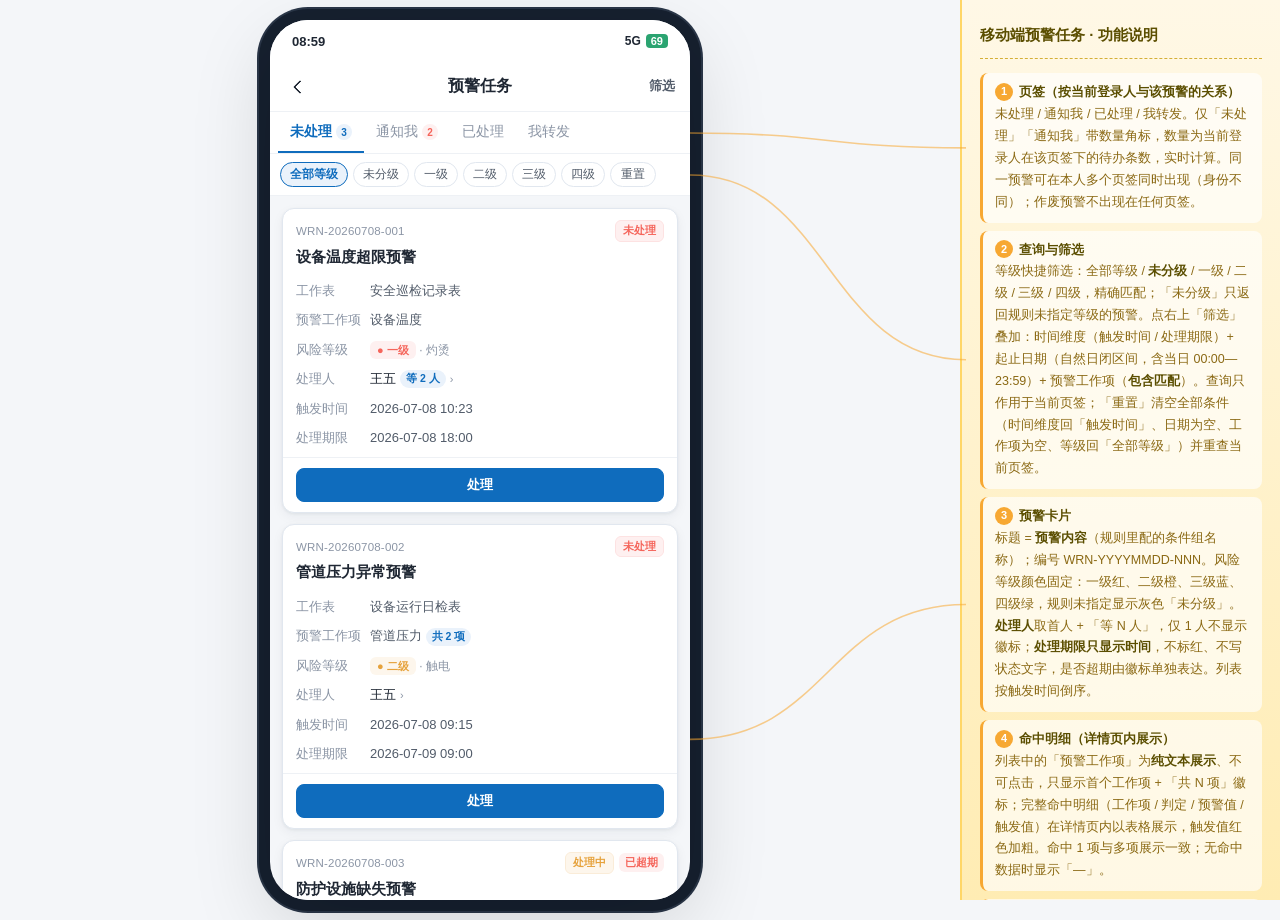
<file: 预警任务-移动端.html>
<!--
  矿山安全预警管理系统 - 移动端「预警任务」原型（V3 对齐 PC 2026-10 版）
  ==================================================================
  本次修订：完全按「预警模块pc端原型一期.html」（page-warning-task）现行逻辑重做移动端
  · 编号 WRN-YYYYMMDD-NNN；预警内容 = 任务标题；预警工作项在列表中仅展示、不可点击
  · 页签：未处理 / 通知我 / 已处理 / 我转发（仅前两个带数量角标）
  · 未处理页签：点卡片与点「处理」按钮均进入处理页；列表卡片只有「处理」按钮
  · 处理页页脚 =「转办 + 提交」；转办弹出转办弹窗（组织架构选一人，单条限 1 次）
  · 列表分页：每次 3 条，底部「下拉加载更多」，加载完显示「没有更多了」
  · 查询：时间维度（触发时间 / 处理期限）+ 起止日期 + 预警工作项 + 风险等级（全部等级 / 未分级 / 一~四级）
  · 处理人多值：首人 + 等 N 人；点开「处理人明细」只列人不带日志
  · 状态按已提交人数计算（0 未处理 / 部分处理中 / 全部已完成）；超期徽标按当前登录人个人判定
  · 详情三模式共用一页：处理（编辑）/ 任务详情（只读）/ 个人处置详情（只读）
  · 转发：仅未处理且本人是处理人，单条限 1 次，组织架构选人，不能选自己
  · 处理日志为任务级，默认收起，按时间正序，只读留痕
  视觉：Fluent / 澄明工作台 —— 主色 #0F6CBD，字体 Segoe UI Variable Text / Noto Sans SC
-->
<!DOCTYPE html>
<html lang="zh-CN">
<head>
<meta charset="UTF-8">
<meta name="viewport" content="width=device-width, initial-scale=1.0, maximum-scale=1.0, user-scalable=no">
<title>矿山安全预警任务 · 移动端原型（对齐PC版）</title>
<style>
:root{
  --primary:#0F6CBD; --primary-dark:#0B5394; --primary-light:#EAF2FB;
  --danger:#F5655B; --warning:#E6A23C; --success:#2BA471; --info:#8B95A5;
  --t1:#1F2733; --t2:#515B69; --t3:#8B95A5;
  --border:#E1E7EF; --border-light:#EEF1F5;
  --bg:#F4F6F9; --white:#fff;
  --radius:10px;
  --shadow:0 1px 3px rgba(23,36,55,.06), 0 4px 12px rgba(23,36,55,.05);
}
*{margin:0;padding:0;box-sizing:border-box;-webkit-tap-highlight-color:transparent;}
body{
  font-family:"Segoe UI Variable Text","Segoe UI",-apple-system,BlinkMacSystemFont,"Noto Sans SC","Microsoft YaHei",sans-serif;
  font-size:14px;color:var(--t1);background:var(--bg);min-height:100vh;
}
button{font-family:inherit;}

/* ============ 布局 ============ */
.app-container{display:flex;min-height:100vh;align-items:flex-start;}
.main-panel{flex:1;display:flex;flex-direction:column;max-width:85%;}
.mobile-frame{
  width:420px;height:880px;background:var(--bg);margin:20px auto;border-radius:38px;
  box-shadow:0 25px 80px rgba(0,0,0,.15),0 0 0 11px #16202f,0 0 0 13px #2a3648;
  overflow:hidden;position:relative;display:flex;flex-direction:column;flex-shrink:0;
}
.phone-body{flex:1;overflow-y:auto;overflow-x:hidden;-webkit-overflow-scrolling:touch;position:relative;}
.phone-body::-webkit-scrollbar{width:0;}

/* 说明面板 */
.desc-panel{width:20%;min-width:320px;background:linear-gradient(180deg,#FFF8E6 0%,#FFECB3 100%);border-left:2px solid #FFD666;padding:22px 18px 60px;overflow-y:auto;font-size:12.5px;line-height:1.75;color:#7a5f10;height:100vh;position:sticky;top:0;}
.desc-panel h3{font-size:15px;font-weight:700;color:#5B4E00;margin-bottom:14px;padding-bottom:10px;border-bottom:1px dashed #D4AF37;}
.desc-panel h4{font-size:13px;font-weight:700;color:#6B5B00;margin:16px 0 8px;}
.desc-item{background:rgba(255,255,255,.65);border-radius:8px;padding:9px 12px;margin-bottom:8px;border-left:3px solid #F7A832;}
.desc-item .num{display:inline-flex;align-items:center;justify-content:center;width:18px;height:18px;background:#F7A832;color:#fff;border-radius:50%;font-size:11px;font-weight:700;margin-right:6px;vertical-align:1px;}
.desc-item b{color:#5B4E00;}
.desc-item .sub{color:#8B6914;}
.desc-key{display:inline-block;padding:0 5px;background:rgba(247,168,50,.22);border-radius:4px;font-size:11px;}

/* ============ 状态栏 / 导航 ============ */
.status-bar{height:42px;background:#fff;display:flex;align-items:center;justify-content:space-between;padding:0 22px;font-size:13px;font-weight:600;color:var(--t1);flex-shrink:0;}
.status-bar .sb-right{display:flex;align-items:center;gap:5px;font-size:12px;}
.sb-bat{font-size:11px;background:var(--success);color:#fff;padding:1px 5px;border-radius:4px;}
.nav-bar{height:50px;background:#fff;display:flex;align-items:center;padding:0 10px;gap:6px;border-bottom:1px solid var(--border-light);flex-shrink:0;}
.nav-btn{width:36px;height:36px;display:flex;align-items:center;justify-content:center;font-size:16px;color:var(--t2);border-radius:8px;cursor:pointer;flex-shrink:0;position:relative;}
.nav-btn:active{background:var(--border-light);}
.nav-back-icon{width:10px;height:10px;border-left:2px solid var(--t1);border-bottom:2px solid var(--t1);transform:rotate(45deg);margin-left:3px;border-radius:1px;}
.nav-title{flex:1;text-align:center;font-size:16px;font-weight:600;color:var(--t1);white-space:nowrap;overflow:hidden;text-overflow:ellipsis;}
.nav-dot{position:absolute;top:7px;right:7px;width:6px;height:6px;border-radius:50%;background:var(--primary);display:none;}

/* ============ 页签 ============ */
.tab-scroll{background:#fff;white-space:nowrap;overflow-x:auto;scrollbar-width:none;flex-shrink:0;}
.tab-scroll::-webkit-scrollbar{display:none;}
.tabs{display:flex;padding:0 8px;border-bottom:1px solid var(--border-light);}
.tab-item{padding:11px 12px 10px;font-size:13.5px;font-weight:500;color:var(--t3);cursor:pointer;border-bottom:2px solid transparent;flex-shrink:0;display:flex;align-items:center;gap:4px;transition:color .15s;}
.tab-item.active{color:var(--primary);font-weight:600;border-bottom-color:var(--primary);}
.tab-item .cnt{min-width:16px;height:16px;padding:0 4px;border-radius:8px;background:#FEF0F0;color:var(--danger);font-size:10px;font-weight:700;display:inline-flex;align-items:center;justify-content:center;}
.tab-item.active .cnt{background:var(--primary-light);color:var(--primary);}

/* ============ 筛选 ============ */
.filter-bar{background:#fff;padding:8px 10px;display:flex;gap:5px;align-items:center;overflow-x:auto;scrollbar-width:none;border-bottom:1px solid var(--border-light);flex-shrink:0;}
.filter-bar::-webkit-scrollbar{display:none;}
.chip{padding:4px 9px;border-radius:14px;font-size:11.5px;white-space:nowrap;cursor:pointer;border:1px solid var(--border);background:#fff;color:var(--t2);flex-shrink:0;transition:all .15s;}
.chip.active{background:var(--primary-light);border-color:var(--primary);color:var(--primary);font-weight:600;}
.chip.active.c1{background:#FEF0F0;border-color:var(--danger);color:var(--danger);}
.chip.active.c2{background:#FDF6EC;border-color:var(--warning);color:var(--warning);}
.chip.active.c3{background:var(--primary-light);border-color:var(--primary);color:var(--primary);}
.chip.active.c4{background:#F0F9EB;border-color:var(--success);color:var(--success);}
.chip.active.cn{background:#F4F4F5;border-color:var(--info);color:var(--info);}
.filter-more{display:flex;align-items:center;gap:4px;padding:4px 10px;border-radius:14px;font-size:11.5px;border:1px solid var(--border);background:#fff;color:var(--t2);cursor:pointer;flex-shrink:0;}
.filter-more.on{border-color:var(--primary);color:var(--primary);background:var(--primary-light);}
.active-summary{padding:0 14px 8px;background:#fff;font-size:11.5px;color:var(--t3);display:none;}

/* ============ 卡片列表 ============ */
.list-wrap{padding:12px 12px 90px;}
.wcard{background:#fff;border:1px solid var(--border);border-radius:12px;margin-bottom:11px;box-shadow:var(--shadow);overflow:hidden;}
.wcard:active{background:#fcfdff;}
.wc-top{display:flex;align-items:center;gap:6px;padding:11px 13px 0;}
.wc-id{font-size:11.5px;color:var(--t3);font-variant-numeric:tabular-nums;letter-spacing:.2px;}
.wc-flags{margin-left:auto;display:flex;align-items:center;gap:5px;}
.wc-title{padding:5px 13px 9px;font-size:15px;font-weight:600;color:var(--t1);line-height:1.35;}
.wc-body{padding:0 13px 4px;}
.row{display:flex;padding:5px 0;font-size:13px;line-height:1.5;align-items:flex-start;}
.row .k{color:var(--t3);width:74px;flex-shrink:0;}
.row .v{color:var(--t1);flex:1;min-width:0;word-break:break-word;}
.row .v.muted{color:var(--t2);}
.mini-badge{display:inline-block;padding:1px 6px;border-radius:9px;background:var(--primary-light);color:var(--primary);font-size:10.5px;font-weight:600;}
.cond-link{display:inline-flex;align-items:center;gap:4px;color:var(--t1);cursor:pointer;}
.cond-link .go{color:var(--t3);font-size:11px;}
.hit-tbl{width:100%;border-collapse:collapse;font-size:11.5px;table-layout:fixed;}
.hit-tbl th{text-align:left;font-weight:500;color:var(--t3);padding:4px 4px 5px;border-bottom:1px solid var(--border-light);white-space:nowrap;}
.hit-tbl td{padding:5px 4px;border-bottom:1px solid var(--border-light);color:var(--t2);word-break:break-all;vertical-align:top;}
.hit-tbl tr:last-child td{border-bottom:none;}
.hit-tbl td.act{color:var(--danger);font-weight:600;}
.wc-actions{display:flex;gap:8px;padding:10px 13px;border-top:1px solid var(--border-light);}
.btn{flex:1;height:34px;border-radius:8px;font-size:13px;font-weight:600;border:1px solid var(--border);background:#fff;color:var(--t2);display:flex;align-items:center;justify-content:center;gap:5px;cursor:pointer;transition:all .15s;}
.btn:active{opacity:.8;}
.btn.primary{background:var(--primary);border-color:var(--primary);color:#fff;}
.btn.ghost{background:#fff;border-color:var(--border);color:var(--t2);}
.btn.danger{background:var(--danger);border-color:var(--danger);color:#fff;}
.btn[disabled]{opacity:.5;cursor:not-allowed;}

/* 标签 */
.tag{display:inline-flex;align-items:center;padding:1px 7px;border-radius:6px;font-size:11px;font-weight:600;line-height:1.6;white-space:nowrap;}
.tag-danger{background:#FEF0F0;color:var(--danger);border:1px solid #FDE2E2;}
.tag-warning{background:#FDF6EC;color:var(--warning);border:1px solid #FAECD8;}
.tag-success{background:#F0F9EB;color:var(--success);border:1px solid #E1F3D8;}
.tag-info{background:#F4F4F5;color:var(--info);border:1px solid #E9E9EB;}
.tag-primary{background:var(--primary-light);color:var(--primary);border:1px solid #D9ECFF;}
.tag-lv{display:inline-flex;align-items:center;gap:3px;padding:1px 7px;border-radius:6px;font-size:11px;font-weight:600;}
.tag-lv.lv1{background:#FEF0F0;color:#F5655B;}
.tag-lv.lv2{background:#FDF6EC;color:#E6A23C;}
.tag-lv.lv3{background:#EAF2FB;color:#0F6CBD;}
.tag-lv.lv4{background:#F0F9EB;color:#2BA471;}
.tag-lv.lvn{background:#F4F4F5;color:#8B95A5;}
.ovd{display:inline-flex;align-items:center;padding:1px 6px;border-radius:6px;font-size:10.5px;font-weight:600;line-height:1.6;}
.ovd-late{background:#FEF0F0;color:var(--danger);}
.ovd-done{background:#FDF6EC;color:var(--warning);}

/* 空态 */
.empty{text-align:center;padding:70px 24px;color:var(--t3);}
.empty i{font-size:34px;opacity:.28;display:block;margin-bottom:12px;}
.empty p{font-size:13px;}
.empty .sub{font-size:11.5px;margin-top:6px;color:#a9b2bf;}

/* 加载更多 */
.load-more{text-align:center;padding:14px 0 6px;font-size:12px;color:var(--t3);cursor:pointer;}
.load-more:active{color:var(--primary);}
.load-more .spinner{display:inline-block;width:13px;height:13px;border:2px solid var(--border);border-top-color:var(--primary);border-radius:50%;vertical-align:-2px;margin-right:6px;animation:spin .7s linear infinite;}
@keyframes spin{to{transform:rotate(360deg);}}
.load-end{text-align:center;padding:10px 0 4px;font-size:11.5px;color:#a9b2bf;}

/* ============ 详情页 ============ */
.detail-wrap{padding:12px 12px 96px;}
.sec{background:#fff;border:1px solid var(--border);border-radius:12px;margin-bottom:11px;overflow:hidden;box-shadow:var(--shadow);}
.sec-head{display:flex;align-items:center;gap:6px;padding:11px 13px;border-bottom:1px solid var(--border-light);}
.sec-head .st{font-size:13.5px;font-weight:600;color:var(--t1);}
.sec-head .sm{margin-left:auto;font-size:11px;color:var(--t3);font-weight:400;}
.sec-body{padding:8px 13px 11px;}
.sec-body .row .k{width:82px;}
.zone{display:flex;align-items:center;gap:8px;padding:8px 12px;background:linear-gradient(90deg,#E8F4FF,rgba(232,244,255,0));border-left:3px solid var(--primary);margin-bottom:4px;}
.zone .zt{font-size:13px;font-weight:600;color:var(--primary-dark);}
.zone .zs{margin-left:auto;font-size:11px;color:var(--t3);font-weight:400;}

/* 处理人列表 */
.ass-row{padding:9px 0;border-bottom:1px solid var(--border-light);}
.ass-row:last-child{border-bottom:none;}
.ass-l1{display:flex;align-items:center;gap:6px;flex-wrap:wrap;}
.ass-name{font-size:13.5px;font-weight:600;color:var(--t1);}
.ass-from{font-size:10.5px;color:var(--t3);background:#F4F4F5;border-radius:9px;padding:1px 6px;}
.ass-l2{display:flex;align-items:center;gap:8px;margin-top:5px;font-size:11.5px;color:var(--t3);}
.ass-l2 .link{margin-left:auto;color:var(--primary);font-weight:600;cursor:pointer;}
.ass-l2 .nolink{color:#b6bec9;}

/* 处置区 */
.fgroup{margin-bottom:13px;}
.flabel{display:block;font-size:12.5px;font-weight:600;color:var(--t2);margin-bottom:6px;}
.flabel .req{color:var(--danger);margin-left:2px;}
.flabel .hint{font-weight:400;color:var(--t3);font-size:11px;margin-left:4px;}
.finput,.ftextarea{width:100%;padding:9px 11px;border:1px solid var(--border);border-radius:8px;font-size:13.5px;color:var(--t1);background:#fff;font-family:inherit;transition:border-color .15s;}
.finput:focus,.ftextarea:focus{outline:none;border-color:var(--primary);}
.ftextarea{resize:vertical;min-height:84px;line-height:1.65;}
.finput[readonly]{background:#F5F7FA;color:var(--t2);}
.fcounter{text-align:right;font-size:11px;color:var(--t3);margin-top:4px;}
.upload{border:1px dashed var(--border);border-radius:8px;padding:16px;text-align:center;color:var(--t3);font-size:12.5px;cursor:pointer;background:#FAFBFC;}
.upload:active{border-color:var(--primary);color:var(--primary);}
.upload i{font-size:20px;display:block;margin-bottom:6px;}
.thumbs{display:flex;gap:7px;flex-wrap:wrap;margin-top:8px;}
.thumb{width:58px;height:58px;border-radius:8px;background:#F0F9EB;border:1px solid #C9E9D5;display:flex;align-items:center;justify-content:center;position:relative;color:var(--success);font-size:17px;}
.thumb.is-attachment{background:#F1F6FE;border-color:#C9DBF0;color:var(--primary);}
.thumb .del{position:absolute;top:-6px;right:-6px;width:17px;height:17px;border-radius:50%;background:var(--danger);color:#fff;font-size:9px;display:flex;align-items:center;justify-content:center;cursor:pointer;}
.sig{border:1px dashed var(--border);border-radius:8px;height:78px;display:flex;align-items:center;justify-content:center;color:var(--t3);font-size:12.5px;cursor:pointer;background:#FAFBFC;}
.sig.signed{border-style:solid;border-color:var(--success);background:#F7FCF9;color:var(--success);}
.sig .sign{font-size:21px;font-style:italic;font-weight:700;letter-spacing:1px;}

/* 只读处置块 */
.dis-block{border:1px solid var(--border-light);border-radius:8px;padding:10px 12px;background:#FBFCFE;}
.dis-head{display:flex;align-items:center;gap:7px;flex-wrap:wrap;margin-bottom:7px;}
.dis-name{font-size:13px;font-weight:600;color:var(--t1);}
.dis-from{font-size:10.5px;color:var(--t3);background:#F4F4F5;border-radius:9px;padding:1px 6px;}
.dis-time{margin-left:auto;font-size:11px;color:var(--t3);}
.dis-label{font-size:11.5px;color:var(--t3);margin:7px 0 3px;}
.dis-text{font-size:12.5px;color:var(--t2);line-height:1.75;}
.dis-text .filechip{display:inline-block;padding:1px 7px;margin:0 4px 4px 0;background:#F4F4F5;border-radius:6px;font-size:11px;color:var(--t2);}
.dis-empty{font-size:12px;color:var(--t3);padding:10px 0;text-align:center;}

/* 日志 */
.log-bar{display:flex;align-items:center;gap:8px;padding:10px 12px;cursor:pointer;background:#F7F9FC;border-bottom:1px solid var(--border-light);}
.log-bar:active{background:#EEF3F9;}
.log-bar .lt{font-size:13px;font-weight:600;color:var(--t1);}
.log-bar .lm{font-size:11px;color:var(--t3);flex:1;text-align:right;}
.log-bar .lx{font-size:11.5px;color:var(--primary);font-weight:600;}
.log-box{padding:12px 13px 4px;display:none;}
.log-box.open{display:block;}
.log-item{position:relative;padding:0 0 14px 18px;border-left:1px solid var(--border);}
.log-item:last-child{border-left-color:transparent;padding-bottom:0;}
.log-dot{position:absolute;left:-4.5px;top:4px;width:8px;height:8px;border-radius:50%;background:var(--info);box-shadow:0 0 0 2px #fff;}
.log-item.t-submit .log-dot{background:var(--success);}
.log-item.t-forward .log-dot{background:var(--warning);}
.log-item.t-void .log-dot{background:#A8ABB2;}
.log-item.t-adjust .log-dot{background:var(--primary);}
.log-head{display:flex;align-items:center;gap:6px;flex-wrap:wrap;}
.log-time{font-size:11px;color:var(--t3);font-variant-numeric:tabular-nums;}
.log-actor{font-size:12.5px;font-weight:600;color:var(--t1);}
.log-role{font-size:10px;color:var(--t3);background:#F4F4F5;border-radius:9px;padding:1px 6px;}
.log-action{font-size:10px;padding:1px 6px;border-radius:9px;line-height:1.6;}
.a-system{background:#F4F4F5;color:var(--info);}
.a-forward{background:#FDF6EC;color:var(--warning);}
.a-submit{background:#F0F9EB;color:var(--success);}
.a-void{background:#F4F4F5;color:var(--info);}
.a-adjust{background:var(--primary-light);color:var(--primary);}
.log-detail{margin-top:4px;font-size:12px;color:var(--t2);line-height:1.7;}

/* 底部操作条 */
.foot-bar{display:flex;gap:9px;padding:10px 12px;background:rgba(255,255,255,.96);border-top:1px solid var(--border);position:sticky;bottom:0;flex-shrink:0;backdrop-filter:blur(6px);}
.foot-bar .btn{height:40px;border-radius:10px;font-size:14px;}

/* ============ 弹层 ============ */
.mask{position:absolute;inset:0;background:rgba(16,24,36,.45);z-index:900;display:none;align-items:flex-end;justify-content:center;}
.mask.show{display:flex;}
.sheet{background:#fff;width:100%;border-radius:16px 16px 0 0;max-height:88%;display:flex;flex-direction:column;animation:up .24s ease;overflow:hidden;}
@keyframes up{from{transform:translateY(100%);}to{transform:translateY(0);}}
.sheet-head{display:flex;align-items:center;padding:14px 16px;border-bottom:1px solid var(--border-light);flex-shrink:0;}
.sheet-head .st{font-size:15px;font-weight:700;color:var(--t1);}
.sheet-head .ss{font-size:11px;color:var(--t3);margin-left:8px;font-weight:400;}
.sheet-close{margin-left:auto;width:28px;height:28px;border-radius:50%;background:#F4F4F5;border:none;color:var(--t3);font-size:14px;cursor:pointer;display:flex;align-items:center;justify-content:center;}
.sheet-body{padding:14px 16px;overflow-y:auto;flex:1;}
.sheet-foot{padding:12px 16px;border-top:1px solid var(--border-light);display:flex;gap:9px;flex-shrink:0;}
.sheet-foot .btn{height:40px;border-radius:10px;}

/* 处理人明细表 */
.ass-tbl{width:100%;border-collapse:collapse;font-size:11.5px;}
.ass-tbl th{text-align:left;font-weight:500;color:var(--t3);padding:6px 5px;border-bottom:1px solid var(--border-light);white-space:nowrap;}
.ass-tbl td{padding:8px 5px;border-bottom:1px solid var(--border-light);color:var(--t2);vertical-align:middle;}
.ass-tbl td.nm{color:var(--t1);font-weight:600;white-space:nowrap;}
.ass-tbl td.s-未处理{color:var(--danger);font-weight:600;}
.ass-tbl td.s-已处理{color:var(--success);font-weight:600;}
.ass-tbl .link{color:var(--primary);font-weight:600;cursor:pointer;}
.ass-tbl .nolink{color:#b6bec9;}

/* 筛选表单 */
.frow{display:flex;gap:9px;align-items:center;margin-bottom:12px;}
.frow .finput{flex:1;min-width:0;}
.frow .sep{font-size:12px;color:var(--t3);flex-shrink:0;}
.lvl-picker{display:flex;flex-wrap:wrap;gap:7px;margin-bottom:14px;}

/* 组织架构 */
.org-search{display:flex;align-items:center;gap:7px;padding:8px 11px;border:1px solid var(--border);border-radius:8px;background:#FAFBFC;margin-bottom:10px;}
.org-search i{color:var(--t3);font-size:12px;}
.org-search input{border:none;background:transparent;outline:none;flex:1;font-size:13px;color:var(--t1);font-family:inherit;}
.org-tree{overflow:visible;border:1px solid var(--border-light);border-radius:8px;padding:6px;}
.org-dept{display:flex;align-items:center;gap:6px;padding:7px 8px;font-size:12.5px;font-weight:600;color:var(--t2);cursor:pointer;border-radius:6px;}
.org-dept .cnt2{margin-left:auto;font-size:10.5px;color:var(--t3);background:#F4F4F5;padding:0 6px;border-radius:8px;}
.org-people{padding:0 0 4px 10px;}
.org-person{display:flex;align-items:center;gap:7px;padding:8px 9px;font-size:13px;color:var(--t2);border-radius:7px;cursor:pointer;}
.org-person:active{background:var(--border-light);}
.org-person.active{background:var(--primary-light);color:var(--primary);font-weight:600;}
.org-person.self{color:#b6bec9;cursor:not-allowed;}
.org-person .me{margin-left:auto;font-size:10px;color:#c3cad4;background:#F4F4F5;padding:0 6px;border-radius:8px;}
.org-selected{margin-top:10px;font-size:12px;color:var(--t3);}
.org-selected b{color:var(--primary);}


/* 内联轻量图标（不依赖外部图标库） */
.sec-ico{width:3px;height:13px;border-radius:2px;background:var(--primary);flex-shrink:0;display:inline-block;}
.empty-ico{width:38px;height:38px;border:2px solid #dfe5ee;border-radius:10px;margin:0 auto 12px;position:relative;}
.empty-ico::after{content:"";position:absolute;left:7px;right:7px;top:12px;height:2px;background:#e6ebf2;border-radius:2px;box-shadow:0 7px 0 #e6ebf2;}
.ppl-dot{width:5px;height:5px;border-radius:50%;background:#c3ccd8;flex-shrink:0;}
.thumb-tx{font-size:10px;font-weight:700;letter-spacing:.5px;color:var(--success);}

/* Toast */
.toast-wrap{position:absolute;top:56px;left:50%;transform:translateX(-50%);z-index:1200;display:flex;flex-direction:column;gap:8px;width:88%;max-width:380px;pointer-events:none;}
.toast{padding:11px 15px;border-radius:9px;font-size:12.5px;font-weight:500;display:flex;align-items:center;gap:8px;box-shadow:0 6px 20px rgba(23,36,55,.14);animation:tin .25s ease;line-height:1.5;}
.toast.success{background:#F0F9EB;color:#1e6b43;border:1px solid #C9E9D5;}
.toast.error{background:#FEF0F0;color:#b03a32;border:1px solid #FDE2E2;}
.toast.info{background:var(--primary-light);color:#0B5394;border:1px solid #D9ECFF;}
.toast.warning{background:#FDF6EC;color:#96652a;border:1px solid #FAECD8;}
@keyframes tin{from{opacity:0;transform:translateY(-10px);}to{opacity:1;transform:translateY(0);}}

@media (max-width:960px){
  .app-container{flex-direction:column;}
  .main-panel{max-width:100%;}
  .desc-panel{display:none;}
  .mobile-frame{width:100%;height:auto;min-height:100vh;border-radius:0;box-shadow:none;margin:0;}
  .phone-body{overflow:visible;}
  .sheet{width:100%;}
}

/* 嵌入主原型的预警功能时，仅保留任务内容，移除示意外壳。 */
html.is-embedded,
body.is-embedded{
  width:100%;height:100%;min-height:0;overflow:hidden;
}
body.is-embedded{background:var(--bg);}
body.is-embedded .app-container{
  display:block;width:100%;height:100%;min-height:0;overflow:hidden;
}
body.is-embedded .main-panel{
  display:block;width:100%;height:100%;min-height:0;max-width:none;
}
body.is-embedded .mobile-frame{
  display:flex;width:100%;height:100%;min-height:0;margin:0;
  border-radius:0;box-shadow:none;
}
body.is-embedded .status-bar,
body.is-embedded .nav-bar,
body.is-embedded .desc-panel{display:none;}
body.is-embedded .phone-body{flex:1 1 auto;min-height:0;overflow-x:hidden;overflow-y:auto;}
html.is-description-only,body.is-description-only{width:100%;height:100%;min-height:0;overflow:hidden;}
body.is-description-only{background:#FFF9E9;}
body.is-description-only .app-container{display:block;width:100%;height:100%;min-height:0;}
body.is-description-only .main-panel,body.is-description-only .svg-overlay{display:none;}
body.is-description-only .desc-panel{
  display:block;position:static;width:100%;min-width:0;height:100%;padding:18px 16px 32px;
  border:0;background:linear-gradient(180deg,#FFF9E9 0%,#FFF2CC 100%);font-size:13px;line-height:1.72;
}
</style>
</head>
<body>

<div class="app-container">
  <div class="main-panel">
    <div class="mobile-frame">
      <div class="status-bar">
        <span>08:59</span>
        <span class="sb-right">5G <span class="sb-bat">69</span></span>
      </div>

      <div class="nav-bar">
        <div class="nav-btn" onclick="navBack()"><span class="nav-back-icon"></span></div>
        <div class="nav-title" id="navTitle">预警任务</div>
        <div class="nav-btn" id="navFilterBtn" onclick="openFilterSheet()">
          <span style="font-size:12.5px;font-weight:600;color:var(--t2)">筛选</span>
          <span class="nav-dot" id="navDot"></span>
        </div>
      </div>

      <div class="phone-body" id="phoneBody">
        <!-- 列表页 -->
        <div id="listPage">
          <div class="tab-scroll">
            <div class="tabs" id="tabContainer">
              <div class="tab-item active" data-tab="todo" onclick="switchTab('todo')">未处理<span class="cnt" id="cnt-todo">3</span></div>
              <div class="tab-item" data-tab="notify" onclick="switchTab('notify')">通知我<span class="cnt" id="cnt-notify">2</span></div>
              <div class="tab-item" data-tab="didProcess" onclick="switchTab('didProcess')">已处理</div>
              <div class="tab-item" data-tab="forwarded" onclick="switchTab('forwarded')">我转发</div>
            </div>
          </div>

          <div class="filter-bar" id="riskFilter">
            <div class="chip active" data-level="all" onclick="quickLevel(this)">全部等级</div>
            <div class="chip cn" data-level="none" onclick="quickLevel(this)">未分级</div>
            <div class="chip c1" data-level="一级" onclick="quickLevel(this)">一级</div>
            <div class="chip c2" data-level="二级" onclick="quickLevel(this)">二级</div>
            <div class="chip c3" data-level="三级" onclick="quickLevel(this)">三级</div>
            <div class="chip c4" data-level="四级" onclick="quickLevel(this)">四级</div>
            <div class="filter-more" id="filterMore" onclick="resetFilters()">重置</div>
          </div>
          <div class="active-summary" id="activeSummary"></div>

          <div class="list-wrap" id="warningList"></div>
        </div>

        <!-- 详情页 -->
        <div id="detailPage" style="display:none"></div>
      </div>

      <!-- 详情底部操作条（随模式变化） -->
      <div class="foot-bar" id="footBar" style="display:none"></div>

      <!-- 通用弹层（置于手机壳内，弹层与手机屏幕对齐） -->
      <div class="mask" id="mask" onclick="if(event.target===this)closeSheet()">
        <div class="sheet">
          <div class="sheet-head">
            <span class="st" id="sheetTitle">标题</span>
            <span class="ss" id="sheetSub"></span>
            <button class="sheet-close" onclick="closeSheet()">×</button>
          </div>
          <div class="sheet-body" id="sheetBody"></div>
          <div class="sheet-foot" id="sheetFoot"></div>
        </div>
      </div>
      <div class="toast-wrap" id="toastWrap"></div>
    </div><!-- /mobile-frame -->
  </div><!-- /main-panel -->

  <!-- ==================== 右侧功能说明 ==================== -->
  <div class="desc-panel" id="descPanel">
    <h3>移动端预警任务 · 功能说明</h3>
    <div class="desc-item" data-target="tabContainer"><span class="num">1</span><b>页签（按当前登录人与该预警的关系）</b><br>
      <span class="sub">未处理 / 通知我 / 已处理 / 我转发。仅「未处理」「通知我」带数量角标，数量为当前登录人在该页签下的待办条数，实时计算。同一预警可在本人多个页签同时出现（身份不同）；作废预警不出现在任何页签。</span></div>
    <div class="desc-item" data-target="riskFilter"><span class="num">2</span><b>查询与筛选</b><br>
      <span class="sub">等级快捷筛选：全部等级 / <b>未分级</b> / 一级 / 二级 / 三级 / 四级，精确匹配；「未分级」只返回规则未指定等级的预警。点右上「筛选」叠加：时间维度（触发时间 / 处理期限）+ 起止日期（自然日闭区间，含当日 00:00—23:59）+ 预警工作项（<b>包含匹配</b>）。查询只作用于当前页签；「重置」清空全部条件（时间维度回「触发时间」、日期为空、工作项为空、等级回「全部等级」）并重查当前页签。</span></div>
    <div class="desc-item" data-target="warningList"><span class="num">3</span><b>预警卡片</b><br>
      <span class="sub">标题 = <b>预警内容</b>（规则里配的条件组名称）；编号 WRN-YYYYMMDD-NNN。风险等级颜色固定：一级红、二级橙、三级蓝、四级绿，规则未指定显示灰色「未分级」。<b>处理人</b>取首人 + 「等 N 人」，仅 1 人不显示徽标；<b>处理期限只显示时间</b>，不标红、不写状态文字，是否超期由徽标单独表达。列表按触发时间倒序。</span></div>
    <div class="desc-item"><span class="num">4</span><b>命中明细（详情页内展示）</b><br>
      <span class="sub">列表中的「预警工作项」为<b>纯文本展示</b>、不可点击，只显示首个工作项 + 「共 N 项」徽标；完整命中明细（工作项 / 判定 / 预警值 / 触发值）在详情页内以表格展示，触发值红色加粗。命中 1 项与多项展示一致；无命中数据时显示「—」。</span></div>
    <div class="desc-item"><span class="num">5</span><b>状态与超期（两个独立维度）</b><br>
      <span class="sub"><b>状态</b>按「已提交处置人数 / 处理人总数」计算：0 → 未处理，部分 → 处理中，全部 → 已完成；仅 1 个处理人时不会出现「处理中」；作废不属于任务状态。<b>超期徽标</b>按当前登录人个人判定、不看整条任务：本人未提交且已过期 →「已超期」；本人已提交且提交时间晚于期限 →「超期完成」；按期完成或未到期不显示。</span></div>
    <div class="desc-item"><span class="num">6</span><b>处理人明细（点「处理人」进入）</b><br>
      <span class="sub">只列人、不带日志，用于核对「谁在办、办了没、几点交的」：姓名 / 来源角色类别 / 处置状态 / 提交时间 / 处理详情。顶部显示<b>派单快照时间</b>——处理人触发时解析并固化，组织架构后续变动不影响本条。解析不到人员的预警属「分派异常」，不进任何页签，只在 PC 端「预警信息表统计」由企业管理员指派。</span></div>
    <h4>详情三种模式（同一套内容，按入口切换）</h4>
    <div class="desc-item"><span class="num">7</span><b>处理（编辑）</b><br><span class="sub">「未处理」页签下，<b>点卡片任意位置与点「处理」按钮行为一致</b>，均进入处理页。内容：基础信息（处理人只读显示全部）+ 命中明细 + 本人处置填写 + 处理日志。<b>不显示处理人列表</b>，不暴露他人处置进度。页脚「转办 / 提交」。</span></div>
    <div class="desc-item"><span class="num">8</span><b>任务详情（只读）</b><br><span class="sub">「通知我 / 已处理 / 我转发」页签点卡片或「查看」进入。基础信息 + 命中明细 + <b>处理人列表</b> + 处理日志，<b>无处置区</b>，页脚只有「关闭」。</span></div>
    <div class="desc-item"><span class="num">9</span><b>个人处置详情（只读）</b><br><span class="sub">从处理人明细点「查看」进入。只展示该处理人的处置内容（处理情况 / 附件 / 电子签字 / 提交时间），<b>不含处理人列表、不含日志</b>，页脚「返回」回到上一层。已提交内容不可编辑、不可重新提交。</span></div>
    <h4>填写与提交</h4>
    <div class="desc-item"><span class="num">10</span><b>处理情况 / 附件 / 签字</b><br>
      <span class="sub">处理情况必填、≤500 字、trim 后非空，提交后不可修改；整改照片/附件<b>选填</b>、≤9 个、单个 ≤10MB、限 jpg/jpeg/png/pdf，提交后不可删除；实际处理人与实际处理时间<b>只读</b>，由服务端在提交时写入，未提交显示「提交处置时自动记录」；电子签字必填，未签不可提交。</span></div>
    <div class="desc-item"><span class="num">11</span><b>转办规则</b><br>
      <span class="sub">入口在<b>处理页页脚「转办」按钮</b>（列表卡片不再放转发按钮），仅「未处理」且当前登录人是处理人时显示；从组织架构选<b>一名</b>具体人员、不能选自己；转办说明选填 ≤200 字。<b>单条预警只允许转办 1 次</b>，已转办的处理页页脚只剩「提交」；转办后原处理人退出该任务并在「我转发」页签留痕，写入一条「转办预警」日志。</span></div>
    <div class="desc-item"><span class="num">12</span><b>处理日志</b><br>
      <span class="sub">日志是<b>任务级</b>的，只出现在「处理」与「任务详情」两处，「个人处置详情」不重复出现。默认收起，点标题行展开；按时间正序，记录触发 / 处理 / 转发 / 调整处理人 / 作废五类节点，含操作人及其角色，只读不可删改。</span></div>
    <div class="desc-item"><span class="num">13</span><b>提交流转</b><br>
      <span class="sub">提交后本人处置状态置为已处理并写入提交时间；<b>全部处理人已提交 → 任务转「已完成」并从待办消失</b>，部分提交则任务转「处理中」仍留在「未处理」。提交按钮点击后置灰防重，同一处理人同一预警幂等。</span></div>
    <h4>样式规范</h4>
    <div class="desc-item">主色 #0F6CBD（选中 / 主按钮）· 危险 #F5655B（预警 / 超期 / 未处理）· 警示 #E6A23C（处理中 / 超期完成）· 成功 #2BA471（已完成）。字体 Segoe UI Variable Text / Noto Sans SC。圆角：卡片 12 / 按钮 8-10 / 弹层 16。</div>
    <div class="desc-item"><span class="num">14</span><b>下拉加载更多</b><br>
      <span class="sub">列表按每次 <b>3 条</b> 分页渲染（约一屏），底部显示「下拉加载更多」；滚动到底部自动追加下一批（带加载中动画），全部加载完显示「— 没有更多了 —」。切换页签、筛选、重置都会回到第一页。</span></div>
  </div>

  <svg class="svg-overlay" id="svgLines" style="position:absolute;top:0;left:0;width:100%;height:100%;pointer-events:none;z-index:50;"></svg>
</div>

<script>
/* =========================================================
   数据层：与 PC 端 page-warning-task / detailData / assigneeData
   / disposalData / logData 一一对应
   ========================================================= */
const TASKS = [
  {
    id:'WRN-20260708-001', sheet:'安全巡检记录表', content:'设备温度超限预警',
    level:'一级', type:'灼烫', time:'2026-07-08 10:23', due:'2026-07-08 18:00', dueDanger:true,
    mine:['todo','notify'], forwarded:false, snapshot:'2026-07-08 10:23', ovd:'',
    items:[{name:'设备温度',judge:'大于',thr:'80°C',act:'85°C'}],
    assignees:[
      {name:'王五',from:'表单提交人',status:'未处理',time:'—'},
      {name:'李国强',from:'预警所在事事号的负责人',status:'未处理',time:'—'}],
    records:{},
    logs:[{at:'2026-07-08 10:23',actor:'系统',role:'系统',type:'system',action:'触发预警',detail:'设备温度超限预警 · 命中 1 个工作项'}]
  },
  {
    id:'WRN-20260708-002', sheet:'设备运行日检表', content:'管道压力异常预警',
    level:'二级', type:'触电', time:'2026-07-08 09:15', due:'2026-07-09 09:00', dueDanger:false,
    mine:['todo'], forwarded:false, snapshot:'2026-07-08 09:15', ovd:'',
    items:[{name:'管道压力',judge:'大于',thr:'3.0MPa',act:'3.2MPa'},
           {name:'设备状态',judge:'等于',thr:'故障',act:'故障'}],
    assignees:[{name:'王五',from:'表单提交人的部门负责人',status:'未处理',time:'—'}],
    records:{},
    logs:[{at:'2026-07-08 09:15',actor:'系统',role:'系统',type:'system',action:'触发预警',detail:'管道压力异常预警 · 命中 2 个工作项'}]
  },
  {
    id:'WRN-20260708-003', sheet:'隐患排查治理表', content:'防护设施缺失预警',
    level:'一级', type:'高处坠落', time:'2026-07-07 16:00', due:'2026-07-07 18:00', dueDanger:true,
    mine:['todo'], forwarded:false, snapshot:'2026-07-07 16:00', ovd:'已超期',
    items:[{name:'防护栏状态',judge:'等于',thr:'缺失',act:'缺失'}],
    assignees:[
      {name:'赵六',from:'预警所在事事号的管理员',status:'未处理',time:'—'},
      {name:'孙立',from:'预警所在事事号的成员',status:'已处理',time:'2026-07-07 17:40'}],
    records:{'孙立':{content:'已补装防护栏并加固立柱，现场复测合格，防护高度 1.2m 符合要求。',photos:['整改照片.jpg'],attachments:['复测记录.pdf'],signed:'孙立',time:'2026-07-07 17:40'}},
    logs:[{at:'2026-07-07 16:00',actor:'系统',role:'系统',type:'system',action:'触发预警',detail:'防护设施缺失预警 · 命中 1 个工作项'},
          {at:'2026-07-07 17:40',actor:'孙立',role:'预警所在事事号的成员',type:'submit',action:'处理预警',detail:'已提交处置（已补装防护栏并加固）'}]
  },
  {
    id:'WRN-20260707-005', sheet:'设备运行日检表', content:'接地电阻超标预警',
    level:'二级', type:'触电', time:'2026-07-06 11:00', due:'2026-07-06 15:00', dueDanger:false,
    mine:['notify','didProcess'], forwarded:false, snapshot:'2026-07-06 11:00', ovd:'超期完成',
    items:[{name:'接地电阻',judge:'大于',thr:'4Ω',act:'6Ω'}],
    assignees:[
      {name:'孙立',from:'表单提交人',status:'已处理',time:'2026-07-06 15:30'},
      {name:'周伟',from:'预警所在事事号的成员',status:'已处理',time:'2026-07-06 16:10'}],
    records:{
      '孙立':{content:'已更换接地极并复测接地电阻，作业过程无异常。',photos:[],attachments:['检测记录.pdf'],signed:'孙立',time:'2026-07-06 15:30'},
      '周伟':{content:'现场复核接地电阻 2.8Ω，符合要求，同意闭环。',photos:['复核照片.jpg'],attachments:[],signed:'周伟',time:'2026-07-06 16:10'}},
    logs:[{at:'2026-07-06 11:00',actor:'系统',role:'系统',type:'system',action:'触发预警',detail:'接地电阻超标预警 · 命中 1 个工作项'},
          {at:'2026-07-06 15:30',actor:'孙立',role:'表单提交人',type:'submit',action:'处理预警',detail:'已提交处置（已更换接地极并复测）'},
          {at:'2026-07-06 16:10',actor:'周伟',role:'预警所在事事号的成员',type:'submit',action:'处理预警',detail:'已提交处置（现场复核合格）'}]
  },
  {
    id:'WRN-20260707-006', sheet:'隐患排查治理表', content:'物料堆放超高预警',
    level:'三级', type:'物体打击', time:'2026-07-05 15:00', due:'2026-07-06 15:00', dueDanger:false,
    mine:['didProcess'], forwarded:false, snapshot:'2026-07-05 15:00', ovd:'',
    items:[{name:'堆垛高度',judge:'大于',thr:'2m',act:'2.5m'}],
    assignees:[{name:'孙立',from:'预警所在事事号的成员',status:'已处理',time:'2026-07-05 16:00'}],
    records:{'孙立':{content:'已重新码放，堆垛高度降至 2.5m 并加设防倾倒措施。',photos:['整改后照片.jpg'],attachments:[],signed:'孙立',time:'2026-07-05 16:00'}},
    logs:[{at:'2026-07-05 15:00',actor:'系统',role:'系统',type:'system',action:'触发预警',detail:'物料堆放超高预警 · 命中 1 个工作项'},
          {at:'2026-07-05 16:00',actor:'孙立',role:'预警所在事事号的成员',type:'submit',action:'处理预警',detail:'已提交处置（重新码放并加设防倾倒措施）'}]
  },
  {
    id:'WRN-20260708-008', sheet:'安全巡检记录表', content:'高温区域标识缺失预警',
    level:'一级', type:'灼烫', time:'2026-07-08 11:00', due:'2026-07-08 18:00', dueDanger:false,
    mine:['didProcess'], forwarded:false, snapshot:'2026-07-08 11:00', ovd:'',
    items:[{name:'警示标识状态',judge:'等于',thr:'缺失',act:'缺失'}],
    assignees:[{name:'王五',from:'表单提交人',status:'已处理',time:'2026-07-08 11:46'}],
    records:{'王五':{content:'已补挂「当心高温」警示标识 2 处，位置符合要求。',photos:['现场照片.jpg'],attachments:[],signed:'王五',time:'2026-07-08 11:46'}},
    logs:[{at:'2026-07-08 11:00',actor:'系统',role:'系统',type:'system',action:'触发预警',detail:'高温区域标识缺失预警 · 命中 1 个工作项'},
          {at:'2026-07-08 11:46',actor:'王五',role:'预警所在事事号的成员',type:'submit',action:'处理预警',detail:'已提交处置（已补挂警示标识 2 处）'}]
  },
  {
    id:'WRN-20260708-010', sheet:'设备运行日检表', content:'管道泄漏预警',
    level:'一级', type:'灼烫', time:'2026-07-08 09:45', due:'2026-07-08 15:00', dueDanger:false,
    mine:['didProcess'], forwarded:false, snapshot:'2026-07-08 09:45', ovd:'',
    items:[{name:'管道压力',judge:'小于',thr:'1.0MPa',act:'0.6MPa'}],
    assignees:[{name:'李国强',from:'预警所在事事号的负责人',status:'已处理',time:'2026-07-08 10:40'}],
    records:{'李国强':{content:'已更换法兰密封垫并试压合格，无渗漏。',photos:[],attachments:['检修记录.pdf'],signed:'李国强',time:'2026-07-08 10:40'}},
    logs:[{at:'2026-07-08 09:45',actor:'系统',role:'系统',type:'system',action:'触发预警',detail:'管道泄漏预警 · 命中 1 个工作项'},
          {at:'2026-07-08 10:40',actor:'李国强',role:'预警所在事事号的负责人',type:'submit',action:'处理预警',detail:'已提交处置（已更换法兰密封垫并试压合格）'}]
  },
  {
    id:'WRN-20260706-009', sheet:'安全巡检记录表', content:'噪音超标预警',
    level:'二级', type:'触电', time:'2026-07-06 09:40', due:'2026-07-07 10:00', dueDanger:false,
    mine:['forwarded'], forwarded:true, snapshot:'2026-07-06 09:40', ovd:'',
    items:[{name:'噪音值',judge:'大于',thr:'85分贝',act:'92分贝'}],
    assignees:[{name:'李国强',from:'转发自 陈海波',status:'已处理',time:'2026-07-06 10:45'}],
    records:{'李国强':{content:'已加装隔声罩并复测噪音 82 分贝，达标。',photos:[],attachments:['复测记录.pdf'],signed:'李国强',time:'2026-07-06 10:45'}},
    logs:[{at:'2026-07-06 09:40',actor:'系统',role:'系统',type:'system',action:'触发预警',detail:'噪音超标预警 · 命中 1 个工作项'},
          {at:'2026-07-06 10:30',actor:'陈海波',role:'预警所在事事号的负责人',type:'forward',action:'转发预警',detail:'转交给 李国强（转办说明：该隐患由我牵头，转交复核处理）'},
          {at:'2026-07-06 10:45',actor:'李国强',role:'转发自 陈海波',type:'submit',action:'处理预警',detail:'已提交处置（已加装隔声罩并复测噪音 82 分贝）'}]
  }
];

const TAB_NAME = { todo:'未处理', notify:'通知我', didProcess:'已处理', forwarded:'我转发' };

const ORG = [
  {dept:'安全监察部', people:['张建国','王五','李国强']},
  {dept:'生产技术部', people:['陈海波','周伟','孙立']},
  {dept:'机电队',     people:['赵六','刘海涛']}
];

/* =========================================================
   状态层
   ========================================================= */
let currentTab = 'todo';
let filters = { level:'all', dim:'触发时间', from:'', to:'', kw:'' };
let view = { mode:'list', taskId:null, person:null, backToSheet:false };
let form = { note:'', photos:[], attachments:[], signed:'' };

const $ = id => document.getElementById(id);
const getTask = id => TASKS.find(t => t.id === id);

function lvClass(lv){ return ({'一级':'lv1','二级':'lv2','三级':'lv3','四级':'lv4'})[lv] || 'lvn'; }
function lvText(lv){ return lv || '未分级'; }

/* 状态：按已提交 / 总人数 */
function statusOf(t){
  const total = t.assignees.length;
  const done = t.assignees.filter(a => a.status === '已处理').length;
  if (done === 0) return '未处理';
  if (done >= total) return '已完成';
  return '处理中';
}
function statusTag(s){
  const cls = s === '未处理' ? 'tag-danger' : (s === '处理中' ? 'tag-warning' : 'tag-success');
  return `<span class="tag ${cls}">${s}</span>`;
}
function ovdTag(o){
  if (!o) return '';
  return `<span class="ovd ${o === '已超期' ? 'ovd-late' : 'ovd-done'}">${o}</span>`;
}
/* 当前登录人在本条中的身份（第一条未处理记录视为本人） */
function myAssignee(t){
  return t.assignees.find(a => a.status === '未处理') || t.assignees[0];
}
function nowStr(){
  const d = new Date(), p = n => String(n).padStart(2,'0');
  return `${d.getFullYear()}-${p(d.getMonth()+1)}-${p(d.getDate())} ${p(d.getHours())}:${p(d.getMinutes())}`;
}

/* =========================================================
   列表
   ========================================================= */
function rowsOfTab(tab){
  return TASKS.filter(t => t.mine.includes(tab));
}
function applyFilter(rows){
  return rows.filter(t => {
    if (filters.level !== 'all'){
      if (filters.level === 'none' ? !!t.level : t.level !== filters.level) return false;
    }
    if (filters.kw){
      const kw = filters.kw.trim();
      if (kw && !t.items.some(i => i.name.indexOf(kw) > -1)) return false;
    }
    if (filters.from || filters.to){
      const base = (filters.dim === '处理期限' ? t.due : t.time).slice(0,10);
      if (filters.from && base < filters.from) return false;
      if (filters.to && base > filters.to) return false;
    }
    return true;
  });
}

/* ---- 分页加载：一屏展示几条，底部「下拉加载更多」 ---- */
const PAGE_SIZE = 3;          // 每屏展示条数
let shownCount = 0;           // 当前已渲染条数
let loadingMore = false;      // 防抖：加载中不重复触发

function loaderHTML(total){
  if (shownCount < total) return `<div class="load-more" id="loadMore">下拉加载更多</div>`;
  return `<div class="load-end">— 没有更多了 —</div>`;
}

function renderList(){
  let rows = applyFilter(rowsOfTab(currentTab));
  const box = $('warningList');
  shownCount = 0;
  if (!rows.length){
    box.innerHTML = `<div class="empty"><div class="empty-ico"></div><p>该分类下暂无预警任务</p><p class="sub">切换页签或清空筛选条件后重试</p></div>`;
  } else {
    const first = rows.slice(0, PAGE_SIZE);
    box.innerHTML = first.map(cardHTML).join('') + loaderHTML(rows.length);
    shownCount = first.length;
    maybeAutoLoad(rows.length);
  }
  refreshCounts();
  updateFilterHint();
}

/* 内容不足一屏且还有数据时自动补一页，保证「下拉加载更多」始终在可滚动位置 */
function maybeAutoLoad(total){
  const body = $('phoneBody');
  if (view.mode === 'list' && shownCount < total && body.scrollHeight <= body.clientHeight){
    loadMore(total);
  }
}

function loadMore(total){
  if (view.mode !== 'list' || loadingMore) return;
  const rows = applyFilter(rowsOfTab(currentTab));
  if (shownCount >= rows.length) return;
  total = total || rows.length;
  loadingMore = true;
  const lm = $('loadMore');
  if (lm) lm.innerHTML = `<span class="spinner"></span>加载中...`;
  // 模拟网络请求
  setTimeout(() => {
    const next = rows.slice(shownCount, shownCount + PAGE_SIZE);
    const old = $('loadMore');
    if (old) old.remove();
    const box = $('warningList');
    box.insertAdjacentHTML('beforeend', next.map(cardHTML).join('') + loaderHTML(total));
    shownCount += next.length;
    loadingMore = false;
    maybeAutoLoad(total);
  }, 600);
}

/* 滚动到底部触发加载更多 */
$('phoneBody').addEventListener('scroll', () => {
  if (view.mode !== 'list') return;
  const body = $('phoneBody');
  if (body.scrollTop + body.clientHeight >= body.scrollHeight - 60) loadMore();
});

function cardHTML(t){
  const st = statusOf(t);
  const isTodo = (currentTab === 'todo');
  const first = t.assignees[0].name;

  // 列表只保留一个按钮：未处理页签=处理（进处理页），其余页签=查看（进任务详情）
  const actions = isTodo
    ? `<div class="btn primary" onclick="event.stopPropagation();openDetail('${t.id}','edit')">处理</div>`
    : `<div class="btn ghost" onclick="event.stopPropagation();openDetail('${t.id}','task')">查看</div>`;

  // 未处理页签：点卡片任意空白处与点「处理」按钮一致，均进入处理页
  return `<div class="wcard" onclick="openDetail('${t.id}','${isTodo ? 'edit' : 'task'}')">
    <div class="wc-top">
      <span class="wc-id">${t.id}</span>
      <span class="wc-flags">${statusTag(st)}${ovdTag(t.ovd)}</span>
    </div>
    <div class="wc-title">${t.content}</div>
    <div class="wc-body">
      <div class="row"><span class="k">工作表</span><span class="v muted">${t.sheet}</span></div>
      <div class="row"><span class="k">预警工作项</span><span class="v muted">
        ${t.items.length ? t.items[0].name : '—'}
        ${t.items.length > 1 ? ` <span class="mini-badge">共 ${t.items.length} 项</span>` : ''}
      </span></div>
      <div class="row"><span class="k">风险等级</span><span class="v">
        <span class="tag-lv ${lvClass(t.level)}">● ${lvText(t.level)}</span>
        ${t.type ? `<span style="color:var(--t3);font-size:12px;"> · ${t.type}</span>` : ''}</span></div>
      <div class="row"><span class="k">处理人</span><span class="v">
        <span class="cond-link" onclick="event.stopPropagation();openAssigneeSheet('${t.id}')">
          ${first}${t.assignees.length > 1 ? ` <span class="mini-badge">等 ${t.assignees.length} 人</span>` : ''}
          <span class="go">›</span>
        </span></span></div>
      <div class="row"><span class="k">触发时间</span><span class="v muted">${t.time}</span></div>
      <div class="row"><span class="k">处理期限</span><span class="v muted">${t.due}</span></div>
    </div>
    <div class="wc-actions">${actions}</div>
  </div>`;
}

function hitTable(t){
  if (!t.items.length) return `<div style="font-size:11.5px;color:var(--t3);padding:4px 0;">无命中数据</div>`;
  return `<table class="hit-tbl">
    <thead><tr><th style="width:34%">工作项</th><th style="width:16%">判定</th><th style="width:22%">预警值</th><th style="width:28%">触发值</th></tr></thead>
    <tbody>${t.items.map(i => `<tr><td>${i.name}</td><td>${i.judge}</td><td>${i.thr}</td><td class="act">${i.act}</td></tr>`).join('')}</tbody>
  </table>`;
}

function refreshCounts(){
  $('cnt-todo').textContent = rowsOfTab('todo').length;
  $('cnt-notify').textContent = rowsOfTab('notify').length;
}

function switchTab(tab){
  currentTab = tab;
  document.querySelectorAll('.tab-item').forEach(el => el.classList.toggle('active', el.dataset.tab === tab));
  renderList();
  $('phoneBody').scrollTop = 0;
}

/* 等级快捷筛选 */
function quickLevel(el){
  document.querySelectorAll('.filter-bar .chip').forEach(c => c.classList.remove('active'));
  el.classList.add('active');
  filters.level = el.dataset.level;
  syncFilterSheetLevel();
  renderList();
  $('phoneBody').scrollTop = 0;
}

/* 筛选条件摘要 + 入口红点 */
function updateFilterHint(){
  const parts = [];
  if (filters.level !== 'all') parts.push(filters.level === 'none' ? '未分级' : filters.level + '风险');
  if (filters.from || filters.to) parts.push(`${filters.dim} ${filters.from || '不限'} 至 ${filters.to || '不限'}`);
  if (filters.kw) parts.push(`工作项含「${filters.kw}」`);
  const s = $('activeSummary');
  s.style.display = parts.length ? 'block' : 'none';
  s.textContent = parts.length ? '当前筛选：' + parts.join(' · ') + '（点击「重置」可清空）' : '';
  $('navDot').style.display = (filters.from || filters.to || filters.kw) ? 'block' : 'none';
  $('filterMore').classList.toggle('on', !!(filters.from || filters.to || filters.kw));
}

/* =========================================================
   弹层
   ========================================================= */
let sheetLevel = 'all';
function openSheet(title, sub, body, foot){
  $('sheetTitle').textContent = title;
  $('sheetSub').textContent = sub || '';
  $('sheetBody').innerHTML = body;
  $('sheetFoot').innerHTML = foot || '';
  $('sheetFoot').style.display = foot ? 'flex' : 'none';
  $('mask').classList.add('show');
}
function closeSheet(){ $('mask').classList.remove('show'); }

/* 处理人明细（只列人不带日志） */
function openAssigneeSheet(id){
  const t = getTask(id);
  const rows = t.assignees.map(a => {
    const act = a.status === '已处理'
      ? `<span class="link" onclick="closeSheet();openDetail('${t.id}','person','${a.name}')">查看</span>`
      : `<span class="nolink">未提交</span>`;
    return `<tr>
      <td class="nm">${a.name}</td>
      <td style="font-size:10.5px;color:var(--t3)">${a.from}</td>
      <td class="s-${a.status}">${a.status}</td>
      <td style="white-space:nowrap">${a.time === '—' ? '—' : a.time.slice(5)}</td>
      <td>${act}</td></tr>`;
  }).join('');
  openSheet('处理人明细', t.id,
    `<div style="font-size:11.5px;color:var(--t3);margin-bottom:9px;">
       派单快照时间：<b style="color:var(--t2)">${t.snapshot}</b>　·　共 ${t.assignees.length} 人
     </div>
     <table class="ass-tbl">
       <thead><tr><th>处理人</th><th>来源角色类别</th><th>状态</th><th>提交时间</th><th>详情</th></tr></thead>
       <tbody>${rows}</tbody>
     </table>
     <div style="font-size:11px;color:var(--t3);line-height:1.7;margin-top:10px;background:#F7F9FC;padding:8px 10px;border-radius:8px;">
       处理人为触发时按角色类别解析出的真实人员并<b>快照固化</b>，组织架构后续变动不影响本条任务。
       每人独立提交、互不覆盖；点「查看」进入该人的个人处置详情（不含日志）。
     </div>`,
    `<div class="btn ghost" onclick="closeSheet()">关闭</div>`);
}

/* 筛选面板 */
function openFilterSheet(){
  sheetLevel = filters.level;
  const body = `
    <div class="fgroup">
      <label class="flabel">时间维度</label>
      <select class="finput" id="fDim">
        <option ${filters.dim==='触发时间'?'selected':''}>触发时间</option>
        <option ${filters.dim==='处理期限'?'selected':''}>处理期限</option>
      </select>
    </div>
    <div class="fgroup">
      <label class="flabel">日期范围<span class="hint">按自然日闭区间</span></label>
      <div class="frow">
        <input class="finput" type="date" id="fFrom" value="${filters.from}">
        <span class="sep">至</span>
        <input class="finput" type="date" id="fTo" value="${filters.to}">
      </div>
    </div>
    <div class="fgroup">
      <label class="flabel">预警工作项<span class="hint">包含匹配</span></label>
      <input class="finput" id="fKw" value="${filters.kw}" placeholder="输入工作项名称关键字">
    </div>
    <div class="fgroup" style="margin-bottom:4px;">
      <label class="flabel">风险等级</label>
      <div class="lvl-picker" id="lvlPicker">
        ${lvlChip('all','全部等级','')}
        ${lvlChip('none','未分级','cn')}
        ${lvlChip('一级','一级','c1')}
        ${lvlChip('二级','二级','c2')}
        ${lvlChip('三级','三级','c3')}
        ${lvlChip('四级','四级','c4')}
      </div>
    </div>`;
  const foot = `<div class="btn ghost" onclick="resetFilters()">重置</div>
                <div class="btn primary" onclick="applyFilters()">查询</div>`;
  openSheet('筛选', '仅作用于当前页签', body, foot);
}
function lvlChip(v,label,cls){
  return `<div class="chip ${cls} ${sheetLevel===v?'active':''}" data-lv="${v}" onclick="pickSheetLevel(this)">${label}</div>`;
}
function pickSheetLevel(el){
  document.querySelectorAll('#lvlPicker .chip').forEach(c => c.classList.remove('active'));
  el.classList.add('active');
  sheetLevel = el.dataset.lv;
}
function syncFilterSheetLevel(){
  document.querySelectorAll('#lvlPicker .chip').forEach(c => c.classList.toggle('active', c.dataset.lv === filters.level));
}
function applyFilters(){
  const dim = $('fDim') ? $('fDim').value : '触发时间';
  const from = $('fFrom') ? $('fFrom').value : '';
  const to = $('fTo') ? $('fTo').value : '';
  const kw = $('fKw') ? $('fKw').value.trim() : '';
  if (from && to && from > to){ toast('error','开始日期不能晚于结束日期'); return; }
  filters = { level: sheetLevel, dim, from, to, kw };
  document.querySelectorAll('.filter-bar .chip').forEach(c => c.classList.toggle('active', c.dataset.level === filters.level));
  closeSheet();
  renderList();
  $('phoneBody').scrollTop = 0;
  toast('info','已按当前条件刷新「' + TAB_NAME[currentTab] + '」');
}
function resetFilters(){
  filters = { level:'all', dim:'触发时间', from:'', to:'', kw:'' };
  sheetLevel = 'all';
  closeSheet();
  document.querySelectorAll('.filter-bar .chip').forEach(c => c.classList.toggle('active', c.dataset.level === 'all'));
  renderList();
  toast('info','筛选条件已重置');
}

/* 转办（组织架构选一人） */
let fwPick = '', fwTaskId = null;
function openForwardSheet(id){
  const t = getTask(id);
  fwTaskId = id; fwPick = '';
  const body = `
    <div style="background:#FDF6EC;border:1px dashed #FAECD8;border-radius:8px;padding:9px 11px;font-size:11.5px;color:#96652a;line-height:1.7;margin-bottom:13px;">
      仅「未处理」状态且本人是处理人时可转办；<b>单条预警只允许转办 1 次</b>，转办后原处理人退出该任务，本条在「我转发」留痕。
    </div>
    <div class="org-search">
      <input id="orgKw" placeholder="搜索姓名..." oninput="renderOrg(this.value)">
    </div>
    <div class="org-tree" id="orgTree"></div>
    <div class="org-selected">已选择：<b id="orgPicked">未选择</b></div>
    <div class="fgroup" style="margin-top:14px;">
      <label class="flabel">转办说明<span class="hint">选填 · ≤200 字</span></label>
      <textarea class="ftextarea" id="fwNote" maxlength="200" style="min-height:64px" placeholder="请输入转办说明..."></textarea>
    </div>`;
  const foot = `<div class="btn ghost" onclick="closeSheet()">取消</div>
                <div class="btn primary" onclick="confirmForward()">确认转办</div>`;
  openSheet('转办预警任务', t.content, body, foot);
  renderOrg('');
}
function renderOrg(kw){
  kw = (kw || '').trim();
  const html = ORG.map(d => {
    const ppl = d.people.filter(n => !kw || n.indexOf(kw) > -1);
    if (!ppl.length) return '';
    const open = !!kw;
    return `<div class="org-dept" onclick="this.nextElementSibling.style.display = this.nextElementSibling.style.display==='none'?'block':'none'">
        <span style="color:var(--t3);font-size:10px">▾</span>${d.dept}
        <span class="cnt2">${d.people.length}</span></div>
      <div class="org-people" style="display:${open?'block':'block'}">
        ${ppl.map(n => `<div class="org-person ${fwPick===n?'active':''} ${n==='王五'?'self':''}"
            onclick="${n==='王五'?"toast('warning','不能转办给自己')":`pickFwPerson(this,'${n}')`}">
            <span class="ppl-dot"></span>${n}
            ${n==='王五'?'<span class="me">本人</span>':''}</div>`).join('')}
      </div>`;
  }).join('');
  const el = $('orgTree');
  if (el) el.innerHTML = html || `<div style="font-size:12px;color:var(--t3);padding:14px;text-align:center;">未找到匹配人员</div>`;
}
function pickFwPerson(el, name){
  fwPick = name;
  document.querySelectorAll('#orgTree .org-person').forEach(p => p.classList.remove('active'));
  el.classList.add('active');
  $('orgPicked').textContent = name;
}
function confirmForward(){
  if (!fwPick){ toast('error','请选择转办人'); return; }
  const t = getTask(fwTaskId);
  const who = myAssignee(t).name;
  const note = ($('fwNote') && $('fwNote').value.trim()) || '';
  const at = nowStr();

  // 原处理人退出，新处理人接管（仍为未处理）
  const idx = t.assignees.findIndex(a => a.name === who && a.status === '未处理');
  if (idx > -1) t.assignees[idx] = { name: fwPick, from:'转发自 ' + who, status:'未处理', time:'—' };
  t.forwarded = true;
  t.mine = t.mine.filter(m => m !== 'todo');
  if (!t.mine.includes('forwarded')) t.mine.push('forwarded');
  t.logs.push({ at, actor:who, role:'表单提交人', type:'forward', action:'转办预警',
    detail:'转办给 ' + fwPick + (note ? '（转办说明：' + note + '）' : '') });

  closeSheet();
  if (view.mode !== 'list') backToList();
  renderList();
  toast('success','已转办至 ' + fwPick + '，本条已移入「我转发」');
}

/* =========================================================
   详情三模式
   ========================================================= */
function openDetail(id, mode, person){
  const t = getTask(id);
  if (!t) return;
  view = { mode: mode || 'task', taskId: id, person: person || null, backToSheet:false };

  if (mode === 'edit'){
    const me = myAssignee(t);
    form = { note:'', photos:[], attachments:[], signed:'' };
    view.person = me.name;
  }

  $('listPage').style.display = 'none';
  $('detailPage').style.display = 'block';
  $('navTitle').textContent = mode === 'edit' ? '处理预警' : (mode === 'person' ? '处理详情' : '任务详情');
  $('navFilterBtn').style.display = 'none';
  $('phoneBody').scrollTop = 0;
  renderDetail();
}

function isRectificationPhoto(name){
  return /\.(jpe?g|png)$/i.test(name || '');
}
function recordAssets(record){
  const legacyFiles = record.files || [];
  return {
    photos: record.photos || legacyFiles.filter(isRectificationPhoto),
    attachments: record.attachments || legacyFiles.filter(name => !isRectificationPhoto(name))
  };
}
function recordAssetChips(items, emptyText){
  return items.length
    ? items.map(name => `<span class="filechip">${name}</span>`).join('')
    : `<span style="color:var(--t3)">${emptyText}</span>`;
}

function renderDetail(){
  const t = getTask(view.taskId);
  const mode = view.mode;

  let html = '<div class="detail-wrap">';

  /* 1. 基础信息（三种模式都显示） */
  html += `<div class="sec">
    <div class="sec-head"><span class="sec-ico"></span>
      <span class="st">预警基础信息</span><span class="sm">系统自动抓取 · 只读</span></div>
    <div class="sec-body">
      <div class="row"><span class="k">预警编号</span><span class="v muted" style="font-size:12.5px">${t.id}</span></div>
      <div class="row"><span class="k">工作表名称</span><span class="v">${t.sheet}</span></div>
      <div class="row"><span class="k">预警内容</span><span class="v" style="font-weight:600">${t.content}</span></div>
      <div class="row"><span class="k">发生时间</span><span class="v muted">${t.time}</span></div>
      <div class="row"><span class="k">风险等级</span><span class="v">
        <span class="tag-lv ${lvClass(t.level)}">● ${lvText(t.level)}</span>
        ${t.type ? `<span style="color:var(--t3);font-size:12px;"> ｜ ${t.type}</span>` : ''}</span></div>
      <div class="row"><span class="k">处理人</span><span class="v">${t.assignees.map(a=>a.name).join('、')}</span></div>
      <div class="row"><span class="k">处理期限</span><span class="v" style="${t.dueDanger?'color:var(--danger);font-weight:600':''}">${t.due}</span></div>
    </div>
  </div>`;

  /* 2. 命中明细 */
  html += `<div class="sec">
    <div class="sec-head"><span class="sec-ico"></span>
      <span class="st">命中明细</span><span class="sm">工作项 · 判定 · 预警值 / 触发值</span></div>
    <div class="sec-body" style="padding:10px 13px 12px">${hitTable(t)}</div>
  </div>`;

  /* 3. 处理人列表（仅任务详情） */
  if (mode === 'task'){
    html += `<div class="sec">
      <div class="sec-head"><span class="sec-ico"></span>
        <span class="st">处理人（${t.assignees.length} 人）</span>
        <span class="sm">派单快照 ${t.snapshot}</span></div>
      <div class="sec-body">${t.assignees.map(a => `
        <div class="ass-row">
          <div class="ass-l1"><span class="ass-name">${a.name}</span><span class="ass-from">${a.from}</span>
            <span style="margin-left:auto">${a.status==='已处理'?'<span class="tag tag-success">已处理</span>':'<span class="tag tag-danger">未处理</span>'}</span></div>
          <div class="ass-l2">
            <span>提交时间：${a.time}</span>
            ${a.status==='已处理'
              ? `<span class="link" onclick="openDetail('${t.id}','person','${a.name}')">查看</span>`
              : `<span class="nolink">未提交</span>`}
          </div>
        </div>`).join('')}
      </div>
    </div>`;
  }

  /* 4. 预警处置 */
  if (mode === 'edit'){
    const me = view.person;
    html += `<div class="sec">
      <div class="sec-head"><span class="sec-ico"></span>
        <span class="st">预警处置</span><span class="sm">处理人：${me} · 仅本人可见本区</span></div>
      <div class="sec-body" style="padding:12px 13px 14px">
        <div class="fgroup">
          <label class="flabel">处理情况<span class="req">*</span><span class="hint">≤500 字，提交后不可修改</span></label>
          <textarea class="ftextarea" id="fNote" maxlength="500" oninput="onNoteInput(this)" placeholder="请填写处理情况..."></textarea>
          <div class="fcounter" id="noteCount">0 / 500</div>
        </div>
        <div class="fgroup">
          <label class="flabel">整改照片<span class="hint">选填 · ≤9 张 · 单个 ≤10MB</span></label>
          <div class="upload" onclick="mockUpload('photo')">
            <span style="font-size:19px;display:block;margin-bottom:5px;line-height:1">＋</span>
            点击上传 jpg / jpeg / png
          </div>
          <div class="thumbs" id="rectificationPhotos"></div>
        </div>
        <div class="fgroup">
          <label class="flabel">附件<span class="hint">选填 · ≤9 个 · 单个 ≤10MB</span></label>
          <div class="upload" onclick="mockUpload('attachment')">
            <span style="font-size:19px;display:block;margin-bottom:5px;line-height:1">＋</span>
            点击上传 pdf
          </div>
          <div class="thumbs" id="rectificationAttachments"></div>
        </div>
        <div class="fgroup">
          <label class="flabel">实际处理人</label>
          <input class="finput" value="提交处置时自动记录" readonly>
        </div>
        <div class="fgroup">
          <label class="flabel">实际处理时间</label>
          <input class="finput" value="提交处置时自动记录" readonly>
        </div>
        <div class="fgroup" style="margin-bottom:4px;">
          <label class="flabel">电子签字<span class="req">*</span><span class="hint">未签不可提交</span></label>
          <div class="sig" id="sigPad" onclick="doSign()">✍️ 点击签字</div>
        </div>
      </div>
    </div>`;
  } else if (mode === 'person'){
    const r = (t.records || {})[view.person];
    const assets = r ? recordAssets(r) : null;
    html += `<div class="sec">
      <div class="sec-head"><span class="sec-ico"></span>
        <span class="st">预警处置</span><span class="sm">处理人：${view.person} · 只读</span></div>
      <div class="sec-body" style="padding:12px 13px 14px">
      ${!r
        ? `<div class="dis-empty">该处理人尚未提交处置，无处置内容。</div>`
        : `<div class="dis-block">
            <div class="dis-head"><span class="dis-name">${view.person}</span>
              <span class="dis-from">${(t.assignees.find(a=>a.name===view.person)||{}).from||''}</span>
              <span class="dis-time">提交时间 ${r.time}</span></div>
            <div class="dis-label">处理情况</div>
            <div class="dis-text">${r.content}</div>
            <div class="dis-label">整改照片</div>
            <div class="dis-text">${recordAssetChips(assets.photos, '暂无整改照片')}
              <span style="font-size:10.5px;color:var(--t3)">（可预览，不可删除）</span></div>
            <div class="dis-label">附件</div>
            <div class="dis-text">${recordAssetChips(assets.attachments, '暂无附件')}
              <span style="font-size:10.5px;color:var(--t3)">（可预览 / 下载，不可删除）</span></div>
            <div class="dis-label">电子签字</div>
            <div class="dis-text" style="color:var(--success);font-weight:600;">✎ ${r.signed} · 已签字</div>
           </div>`}
      </div>
    </div>`;
  }

  /* 5. 处理日志（处理 / 任务详情） */
  if (mode !== 'person'){
    html += `<div class="sec">
      <div class="log-bar" onclick="toggleLog()">
        <span class="sec-ico"></span>
        <span class="lt">处理日志</span>
        <span class="lm" id="logMeta">共 ${t.logs.length} 条 · 只读留痕</span>
        <span class="lx" id="logToggle">展开</span>
      </div>
      <div class="log-box" id="logBox">${t.logs.map(logItemHTML).join('') || '<div class="dis-empty">暂无日志记录</div>'}</div>
    </div>`;
  }

  html += '</div>';
  $('detailPage').innerHTML = html;
  renderFootBar();
}

function logItemHTML(e){
  const roleHTML = (e.actor !== '系统' && e.role) ? `<span class="log-role">${e.role}</span>` : '';
  return `<div class="log-item t-${e.type}"><span class="log-dot"></span>
    <div class="log-head"><span class="log-time">${e.at}</span>
      <span class="log-actor">${e.actor}</span>${roleHTML}
      <span class="log-action a-${e.type}">${e.action}</span></div>
    <div class="log-detail">${e.detail}</div></div>`;
}

function toggleLog(){
  const box = $('logBox'), tg = $('logToggle');
  const open = box.classList.toggle('open');
  tg.textContent = open ? '收起' : '展开';
}

function renderFootBar(){
  const bar = $('footBar');
  const t = getTask(view.taskId);
  if (view.mode === 'edit'){
    const t2 = getTask(view.taskId);
    // 页脚按钮：转办（已转发过的不再显示）+ 提交
    const fwBtn = t2.forwarded
      ? ''
      : `<div class="btn ghost" onclick="openForwardSheet('${view.taskId}')">转办</div>`;
    bar.innerHTML = `${fwBtn}
                     <div class="btn primary" onclick="submitProcess()">提交</div>`;
  } else if (view.mode === 'person'){
    bar.innerHTML = `<div class="btn ghost" onclick="backToTaskDetail()">返回</div>`;
  } else if (view.mode === 'task'){
    bar.innerHTML = `<div class="btn primary" onclick="backToList()">关闭</div>`;
  } else {
    bar.innerHTML = '';
  }
  bar.style.display = view.mode === 'list' ? 'none' : 'flex';
}

/* =========================================================
   填写 / 提交
   ========================================================= */
function onNoteInput(el){
  form.note = el.value;
  $('noteCount').textContent = (el.value.length) + ' / 500';
}
function mockUpload(type){
  const isPhoto = type === 'photo';
  const target = isPhoto ? form.photos : form.attachments;
  if (target.length >= 9){ toast('error', isPhoto ? '最多上传 9 张整改照片' : '最多上传 9 个附件'); return; }
  target.push(isPhoto ? `整改照片${target.length + 1}.jpg` : `整改记录${target.length + 1}.pdf`);
  renderUploads();
  toast('success', isPhoto ? '已添加 1 张整改照片' : '已添加 1 个附件');
}
function renderUploadGroup(id, items, type){
  const box = $(id);
  if (!box) return;
  const isPhoto = type === 'photo';
  box.innerHTML = items.map((file, index) =>
    `<div class="thumb${isPhoto ? '' : ' is-attachment'}"><span class="thumb-tx">${isPhoto ? 'IMG' : 'PDF'}</span>
      <span class="del" onclick="removeUpload('${type}',${index})">×</span></div>`).join('');
}
function renderUploads(){
  renderUploadGroup('rectificationPhotos', form.photos, 'photo');
  renderUploadGroup('rectificationAttachments', form.attachments, 'attachment');
}
function removeUpload(type, index){
  (type === 'photo' ? form.photos : form.attachments).splice(index,1);
  renderUploads();
}
function doSign(){
  const pad = $('sigPad');
  if (pad.classList.contains('signed')) return;
  const me = view.person || myAssignee(getTask(view.taskId)).name;
  form.signed = me;
  pad.classList.add('signed');
  pad.innerHTML = `<span class="sign">${me}</span>`;
  toast('success','签字完成');
}

function submitProcess(){
  const noteEl = $('fNote');
  const note = noteEl ? noteEl.value.trim() : '';
  if (!note){ toast('error','请填写处理情况'); noteEl && noteEl.focus(); return; }
  if (!form.signed){ toast('error','请签名'); return; }

  const t = getTask(view.taskId);
  const me = view.person;
  const at = nowStr();

  const a = t.assignees.find(x => x.name === me && x.status === '未处理') || t.assignees[0];
  a.status = '已处理';
  a.time = at;

  t.records = t.records || {};
  t.records[a.name] = {
    content: note,
    photos: form.photos.slice(),
    attachments: form.attachments.slice(),
    signed: form.signed,
    time: at
  };
  t.logs.push({ at, actor:a.name, role:a.from, type:'submit', action:'处理预警',
    detail:'已提交处置（' + (note.length > 24 ? note.slice(0,24) + '…' : note) + '）' });

  // 超期按本人提交时间重算
  t.ovd = (at > t.due) ? '超期完成' : '';

  const st = statusOf(t);
  if (st === '已完成'){
    // 全部处理人已提交 → 任务完成，离开待办，进入已处理
    t.mine = t.mine.filter(m => m !== 'todo');
    if (!t.mine.includes('didProcess')) t.mine.push('didProcess');
  }

  form = { note:'', photos:[], attachments:[], signed:'' };
  backToList();
  renderList();
  toast('success', st === '已完成'
    ? '已提交，全部处理人已完成，任务转为「已完成」，已离开待办'
    : '已提交，本人处置已完成；仍有处理人未提交，任务转为「处理中」');
}

/* =========================================================
   导航
   ========================================================= */
function backToList(){
  view = { mode:'list', taskId:null, person:null, backToSheet:false };
  $('detailPage').style.display = 'none';
  $('listPage').style.display = 'block';
  $('navTitle').textContent = '预警任务';
  $('navFilterBtn').style.display = 'flex';
  $('footBar').style.display = 'none';
  $('phoneBody').scrollTop = 0;
}
function backToTaskDetail(){
  view.mode = 'task';
  view.person = null;
  $('navTitle').textContent = '任务详情';
  renderDetail();
  $('phoneBody').scrollTop = 0;
}
function navBack(){
  if (view.mode === 'person'){ backToTaskDetail(); return; }
  backToList();
}

// 嵌入工作台时，外层标题栏的返回先在预警模块内逐级回退。
window.addEventListener('message', event => {
  if (event.data?.type === 'warning-tasks:show-todo') {
    backToList();
    switchTab('todo');
    return;
  }
  if (event.data?.type === 'warning-tasks:back') {
    if (view.mode !== 'list') {
      navBack();
      return;
    }
    window.parent.postMessage({ type:'warning-tasks:close' }, '*');
  }
});

function toast(type, msg){
  const mark = { success:'✓', error:'!', info:'i', warning:'!' };
  const el = document.createElement('div');
  el.className = 'toast ' + type;
  el.innerHTML = `<span style="font-weight:800;font-size:12px;">${mark[type]||''}</span><span>${msg}</span>`;
  $('toastWrap').appendChild(el);
  setTimeout(() => { el.style.transition='opacity .3s'; el.style.opacity='0'; setTimeout(()=>el.remove(),300); }, 2400);
}
document.addEventListener('keydown', e => { if (e.key === 'Escape') closeSheet(); });

/* =========================================================
   标注连线
   ========================================================= */
function drawConnections(){
  const svg = $('svgLines');
  const main = document.querySelector('.main-panel');
  const desc = $('descPanel');
  if (!svg || window.innerWidth <= 960){ if (svg) svg.innerHTML = ''; return; }
  const mr = main.getBoundingClientRect(), dr = desc.getBoundingClientRect();
  const cons = [
    { from:'tabContainer', to:'.desc-item[data-target="tabContainer"]' },
    { from:'riskFilter',   to:'.desc-item[data-target="riskFilter"]' },
    { from:'warningList',  to:'.desc-item[data-target="warningList"]' }
  ];
  let s = '';
  cons.forEach((c,i) => {
    const fe = $(c.from), te = document.querySelector(c.to);
    if (!fe || !te) return;
    const fr = fe.getBoundingClientRect(), tr = te.getBoundingClientRect();
    const x1 = fr.right - mr.left, y1 = fr.top + fr.height/2 - mr.top;
    const x2 = dr.left - mr.left + 6, y2 = tr.top + tr.height/2 - mr.top;
    const cx = (x1 + x2)/2;
    s += `<path d="M${x1},${y1} C${cx},${y1} ${cx},${y2} ${x2},${y2}" fill="none" stroke="#F7A832" stroke-width="1.6" opacity=".55"/>`;
  });
  svg.innerHTML = s;
  svg.style.height = Math.max(main.getBoundingClientRect().height, window.innerHeight) + 'px';
}

/* 初始化 */
renderList();
setTimeout(drawConnections, 120);
window.addEventListener('resize', () => setTimeout(drawConnections, 120));
</script>
<script>
const pageMode = new URLSearchParams(window.location.search);
if (pageMode.get('embedded') === '1') {
  document.documentElement.classList.add('is-embedded');
  document.body.classList.add('is-embedded');
}
if (pageMode.get('description') === '1') {
  document.documentElement.classList.add('is-description-only');
  document.body.classList.add('is-description-only');
}
</script>
</body>
</html>
</file>
